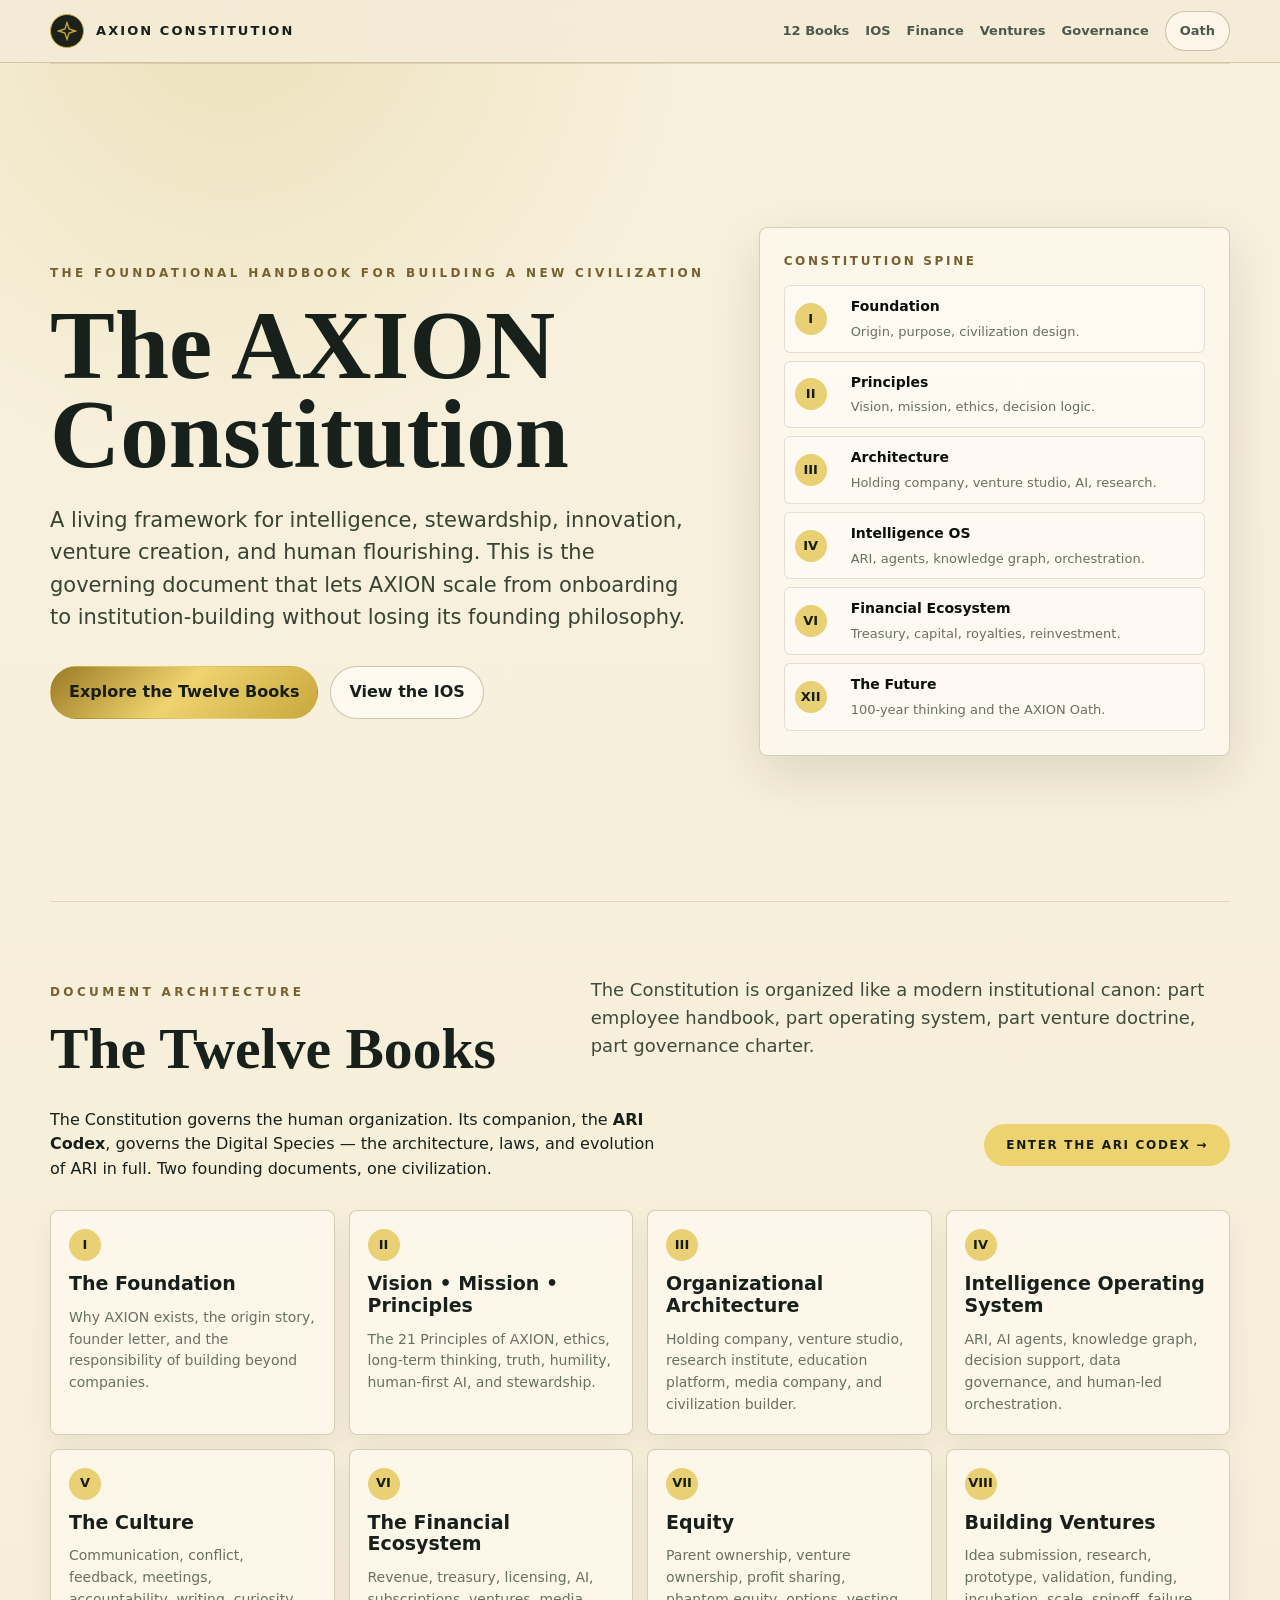
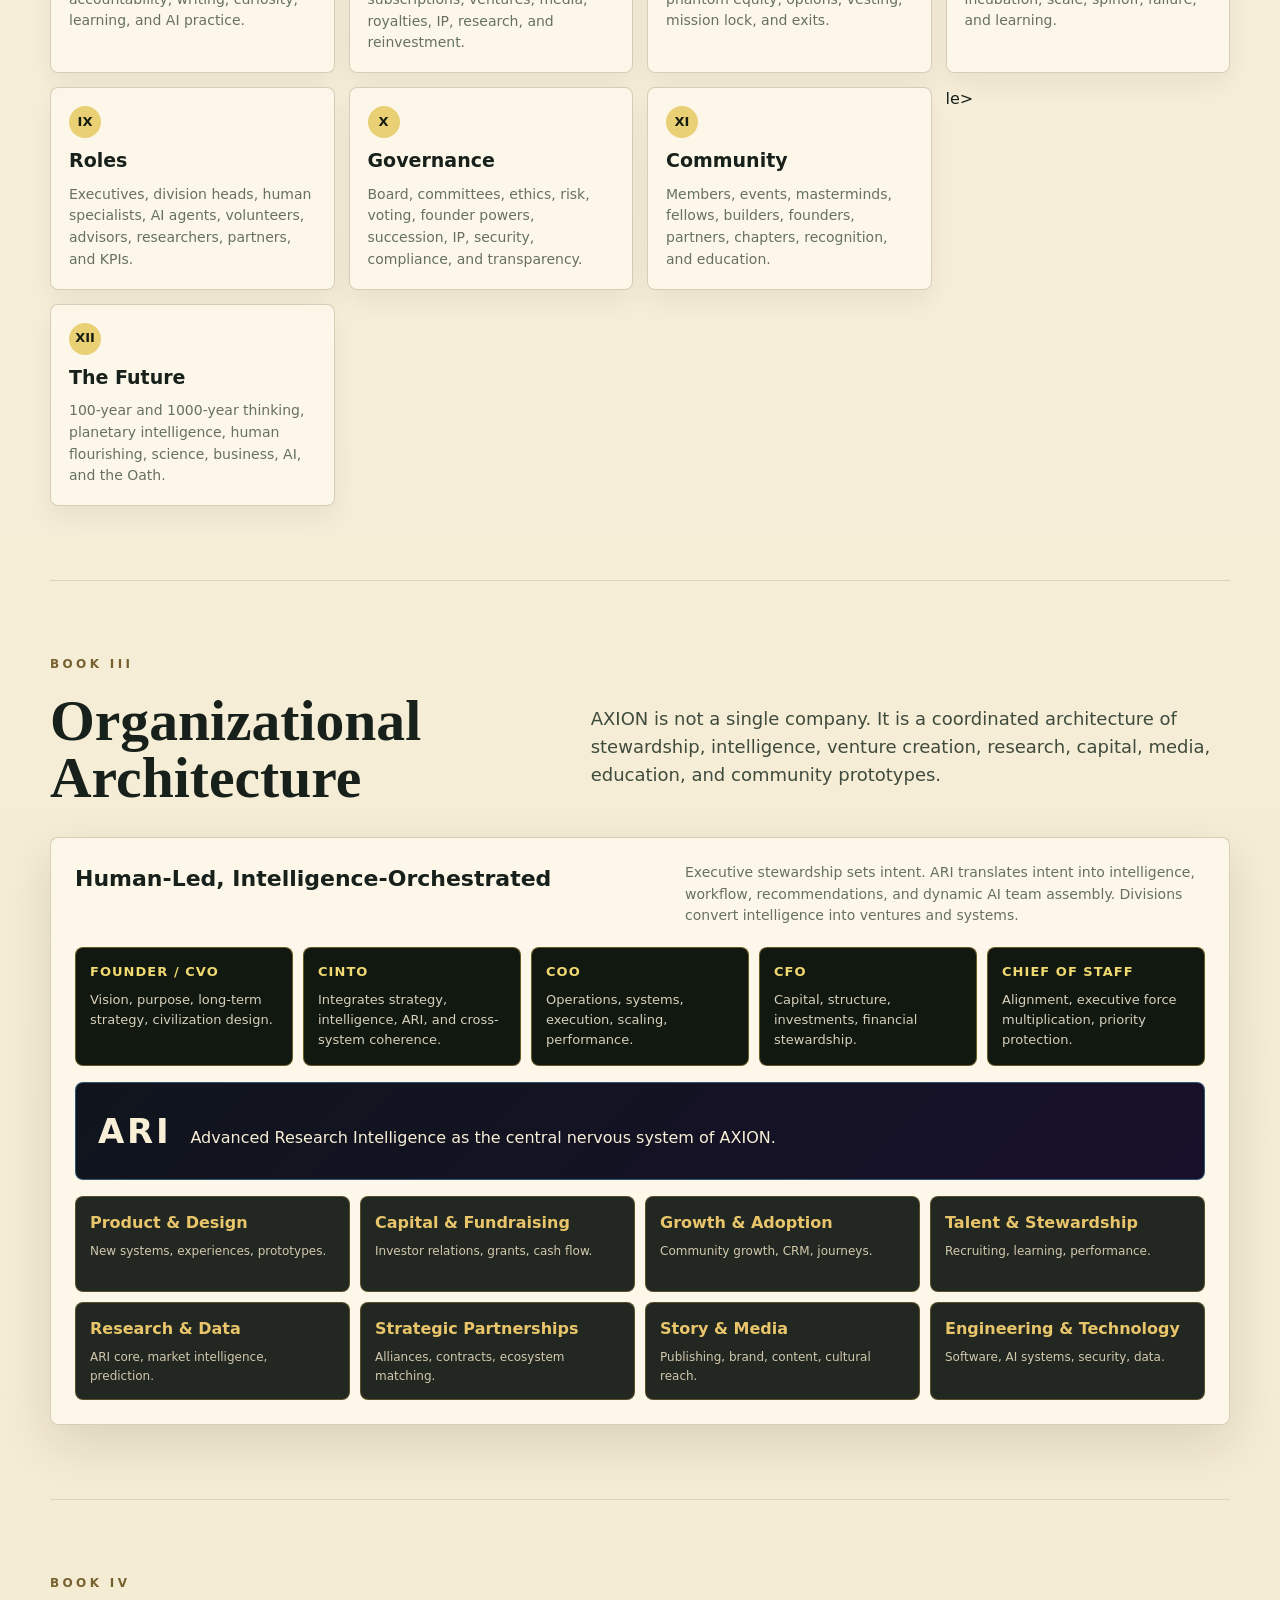
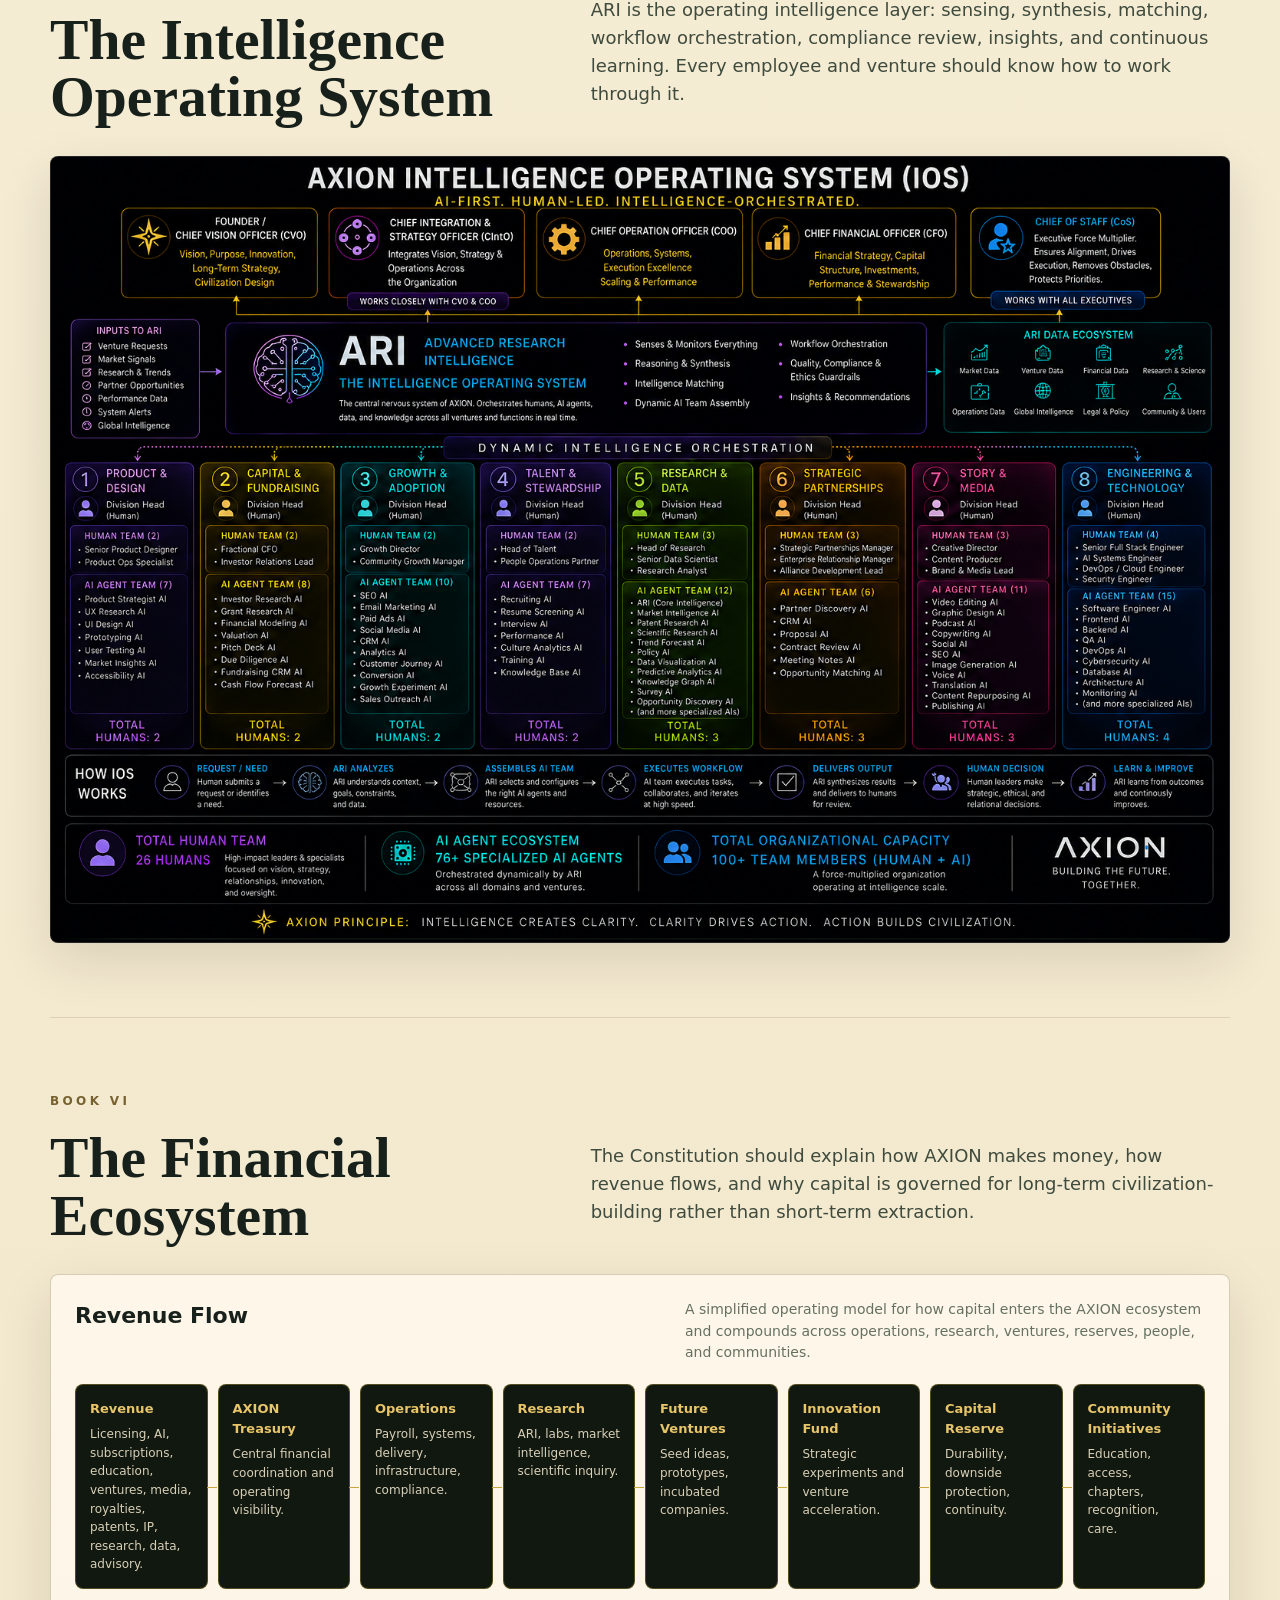
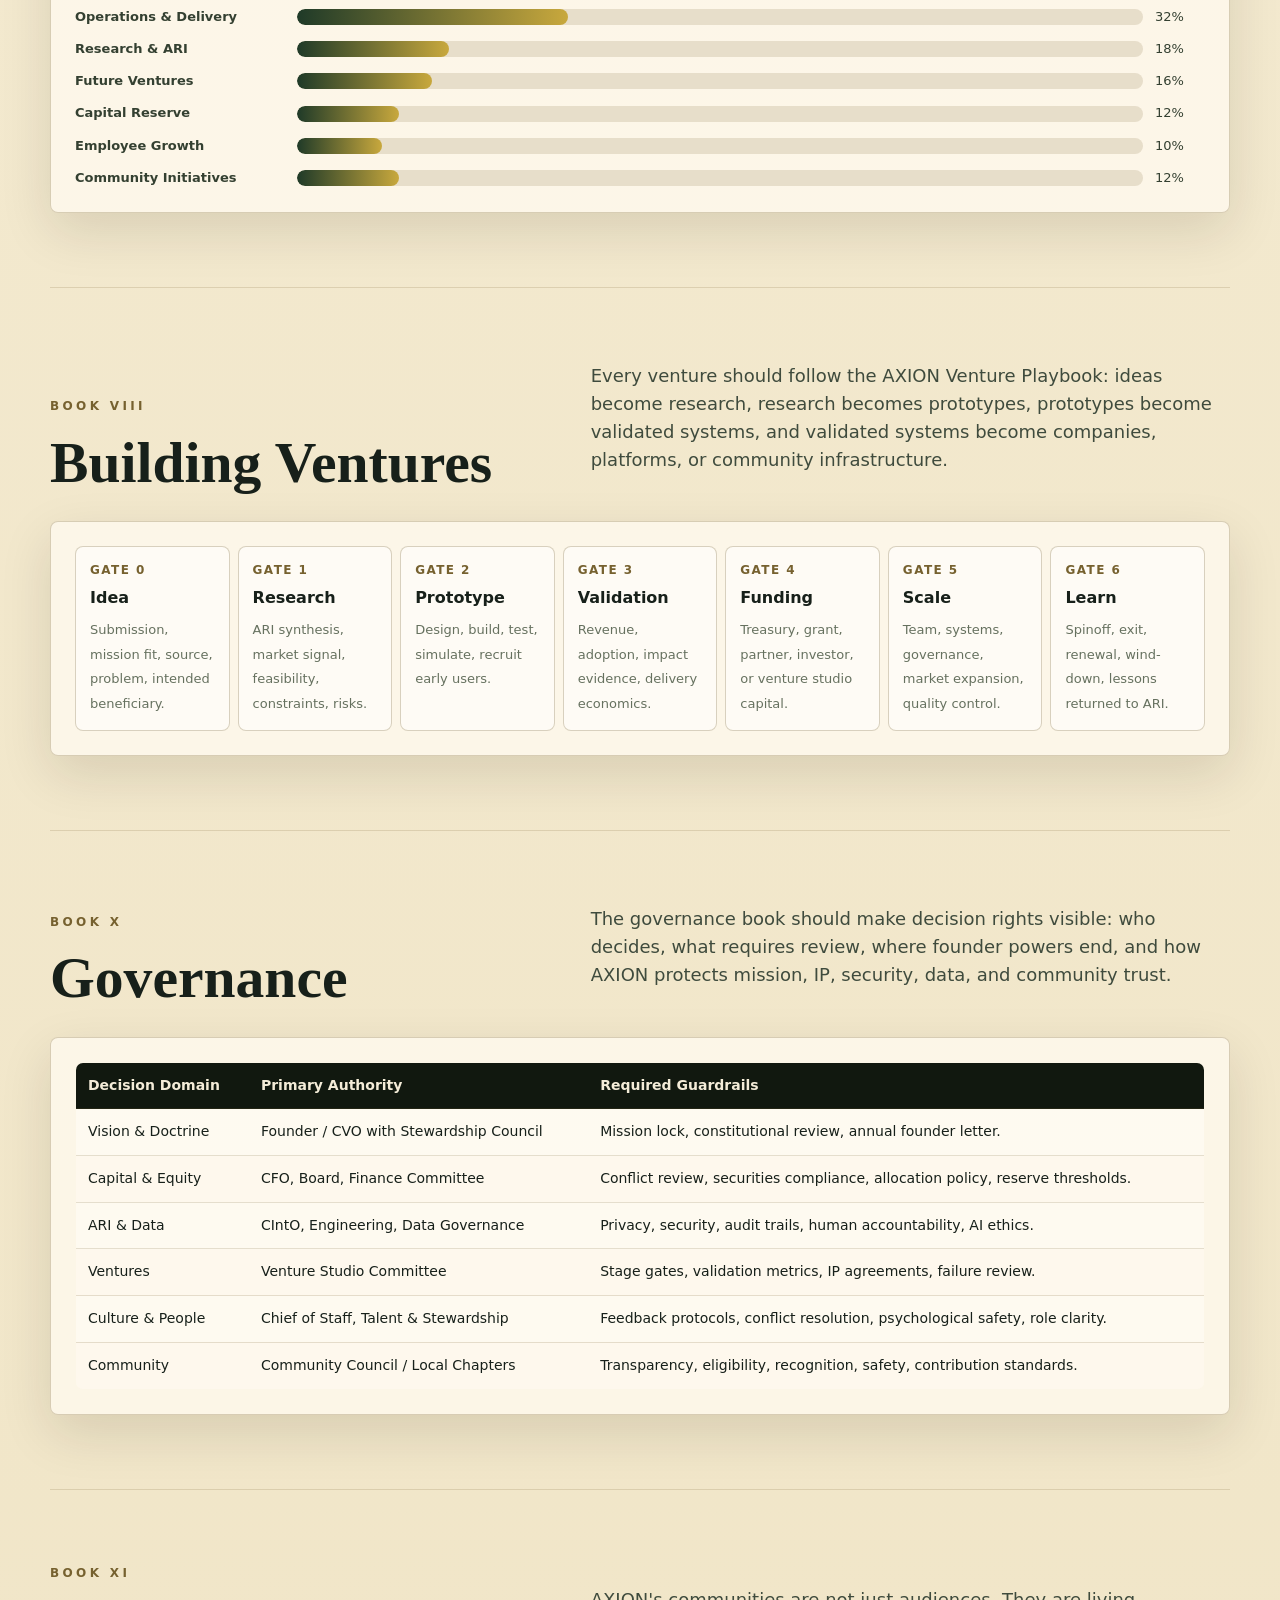
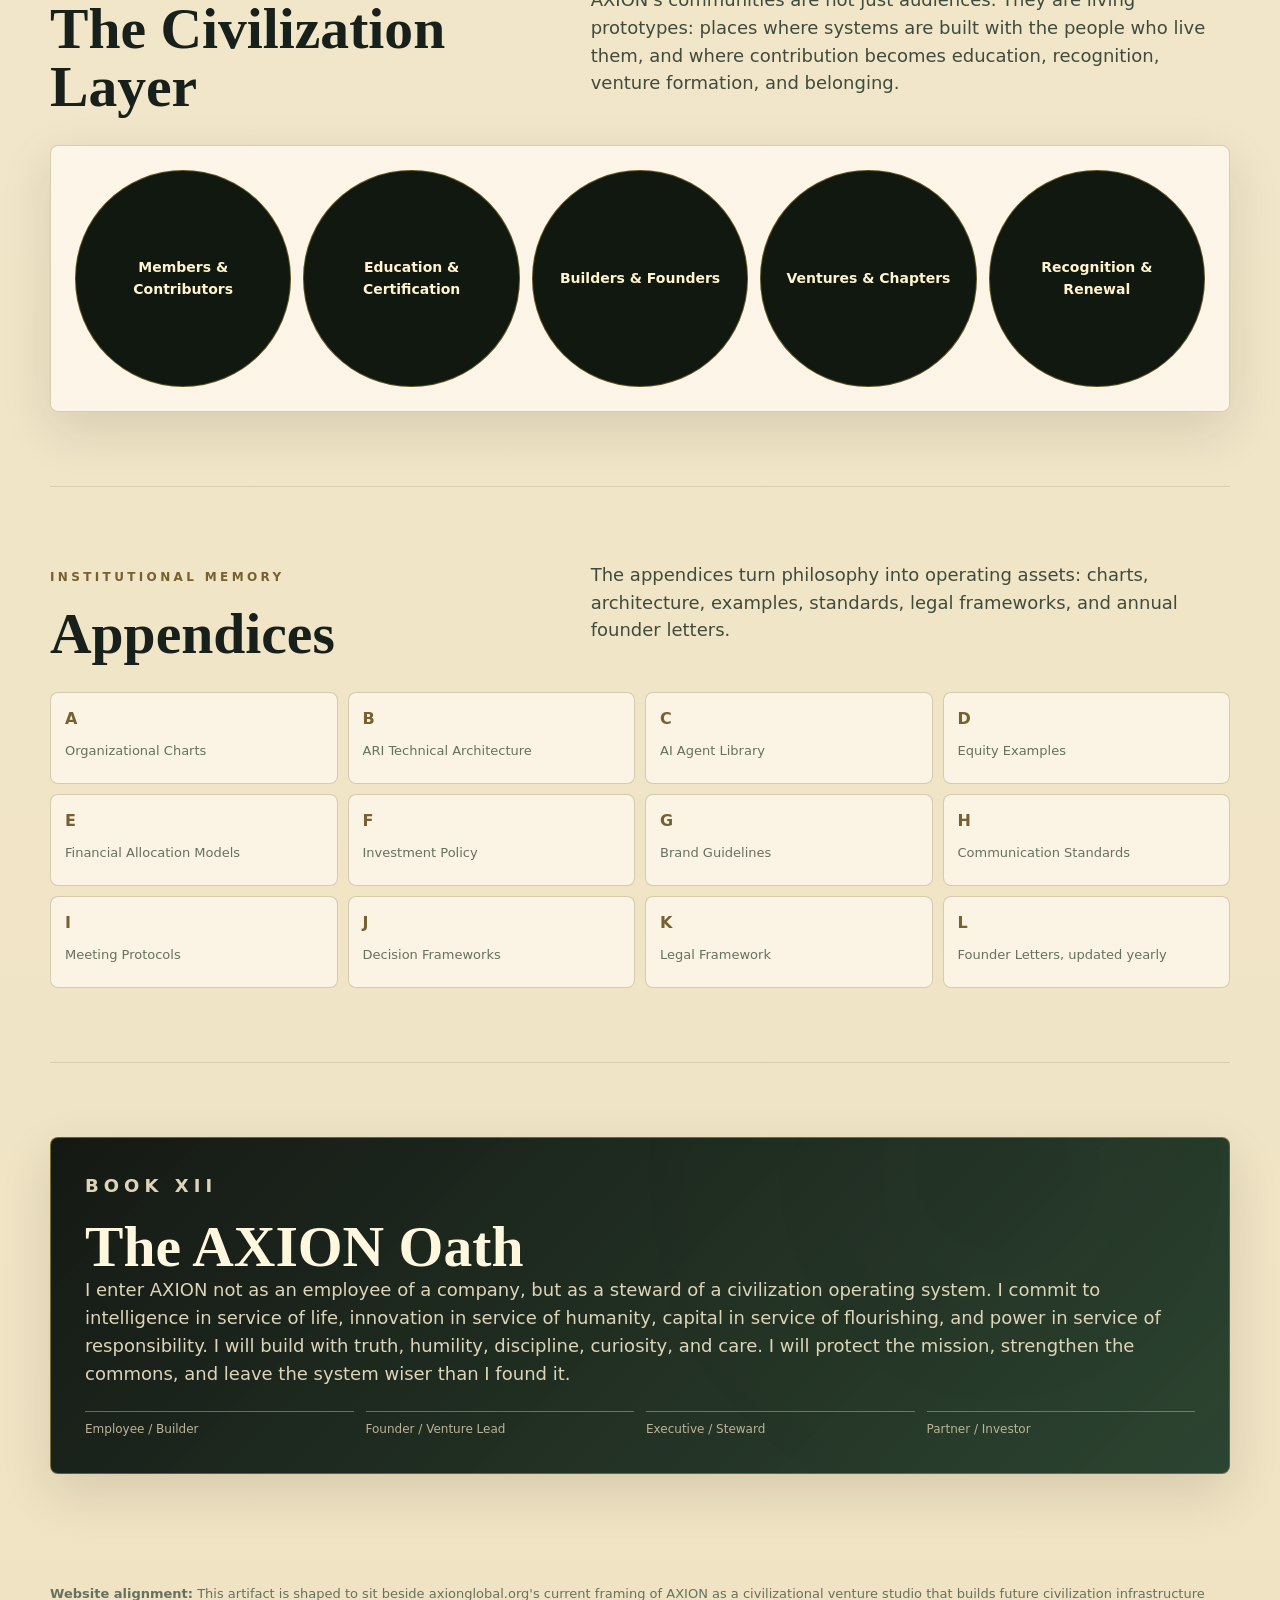
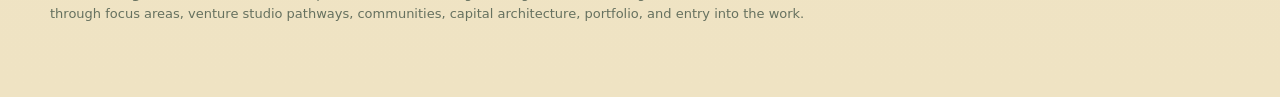
<file: AXION Constitution/index.html>
<!doctype html>
<html lang="en">
<head>
  <meta charset="utf-8" />
  <meta name="viewport" content="width=device-width, initial-scale=1" />
  <title>AXION Constitution — Foundational Handbook</title>
  <template id="__bundler_thumbnail">
    <svg viewBox="0 0 200 200" xmlns="http://www.w3.org/2000/svg">
      <rect width="200" height="200" fill="#161d12"/>
      <rect x="60" y="50" width="80" height="100" rx="4" fill="none" stroke="#ecd36f" stroke-width="4"/>
      <path d="M74 74 h52 M74 92 h52 M74 110 h32" stroke="#ecd36f" stroke-width="4" stroke-linecap="round"/>
      <text x="100" y="168" text-anchor="middle" font-family="monospace" font-size="14" fill="#ecd36f" letter-spacing="2">AXION</text>
    </svg>
  </template>
  <style>
    :root {
      --ink: #17201a;
      --muted: #66715f;
      --cream: #f4ecd8;
      --paper: #fffaf0;
      --earth: #76612f;
      --gold: #c8a83d;
      --line: rgba(118, 97, 47, .28);
      --deep: #0b100c;
      --forest: #1f3a28;
      --moss: #6d7f35;
      --clay: #9b5f3d;
      --blue: #186c80;
      --violet: #5c407f;
      --rose: #8d3d5d;
      --shadow: 0 18px 52px rgba(31, 24, 7, .12);
    }

    * { box-sizing: border-box; }
    html { scroll-behavior: smooth; }
    body {
      margin: 0;
      background:
        radial-gradient(circle at 18% 0%, rgba(200, 168, 61, .22), transparent 30rem),
        linear-gradient(180deg, #f8f1de 0%, #efe3c3 100%);
      color: var(--ink);
      font-family: ui-sans-serif, system-ui, -apple-system, BlinkMacSystemFont, "Segoe UI", sans-serif;
      line-height: 1.55;
    }

    a { color: inherit; }
    .page {
      width: min(1180px, calc(100vw - 40px));
      margin: 0 auto;
    }

    .topbar {
      position: sticky;
      top: 0;
      z-index: 20;
      background: rgba(244, 236, 216, .9);
      backdrop-filter: blur(14px);
      border-bottom: 1px solid var(--line);
    }
    .topbar .page {
      min-height: 62px;
      display: flex;
      align-items: center;
      justify-content: space-between;
      gap: 24px;
    }
    .brand {
      display: flex;
      align-items: center;
      gap: 12px;
      text-decoration: none;
      font-weight: 800;
      letter-spacing: .16em;
      font-size: 13px;
      text-transform: uppercase;
    }
    .sigil {
      width: 34px;
      height: 34px;
      border: 1px solid var(--gold);
      border-radius: 50%;
      display: grid;
      place-items: center;
      color: var(--gold);
      background: rgba(11, 16, 12, .92);
    }
    .sigil svg { width: 20px; height: 20px; }
    .nav {
      display: flex;
      align-items: center;
      gap: 16px;
      color: #4e584c;
      font-size: 13px;
      font-weight: 700;
    }
    .nav a {
      text-decoration: none;
      white-space: nowrap;
    }
    .nav .cta {
      border: 1px solid rgba(118, 97, 47, .35);
      border-radius: 999px;
      padding: 9px 14px;
      background: rgba(255, 250, 240, .7);
    }

    .hero {
      min-height: calc(100vh - 62px);
      display: grid;
      grid-template-columns: 1fr .72fr;
      gap: 54px;
      align-items: center;
      padding: 58px 0 40px;
    }
    .kicker {
      color: var(--earth);
      font-size: 12px;
      font-weight: 900;
      letter-spacing: .28em;
      text-transform: uppercase;
      margin: 0 0 18px;
    }
    h1, h2, h3, p { margin-top: 0; }
    h1 {
      font-family: ui-serif, Georgia, "Times New Roman", serif;
      font-size: clamp(52px, 7.6vw, 104px);
      line-height: .92;
      letter-spacing: 0;
      margin-bottom: 24px;
    }
    .hero-copy {
      max-width: 720px;
      font-size: 21px;
      color: #374334;
    }
    .hero-actions {
      display: flex;
      flex-wrap: wrap;
      gap: 12px;
      margin-top: 32px;
    }
    .button {
      display: inline-flex;
      align-items: center;
      gap: 8px;
      border-radius: 999px;
      padding: 13px 18px;
      text-decoration: none;
      font-weight: 800;
      border: 1px solid rgba(118, 97, 47, .35);
      background: var(--paper);
    }
    .button.primary {
      color: #171e11;
      border-color: transparent;
      background: linear-gradient(135deg, #9a7a24, #efd36f 48%, #c8a83d);
    }
    .hero-panel {
      background: rgba(255, 250, 240, .68);
      border: 1px solid var(--line);
      box-shadow: var(--shadow);
      border-radius: 8px;
      padding: 24px;
    }
    .mini-title {
      font-size: 12px;
      letter-spacing: .22em;
      text-transform: uppercase;
      color: var(--earth);
      font-weight: 900;
      margin-bottom: 14px;
    }
    .constitution-stack {
      display: grid;
      gap: 8px;
    }
    .stack-row {
      display: grid;
      grid-template-columns: 44px 1fr;
      gap: 12px;
      align-items: center;
      min-height: 44px;
      padding: 8px 10px;
      border: 1px solid rgba(118, 97, 47, .18);
      border-radius: 6px;
      background: rgba(255,255,255,.45);
    }
    .stack-row strong {
      color: var(--deep);
      font-size: 14px;
    }
    .stack-row span {
      color: var(--muted);
      font-size: 13px;
    }
    .num {
      width: 32px;
      height: 32px;
      border-radius: 50%;
      display: grid;
      place-items: center;
      color: #171e11;
      background: #e9d074;
      font-weight: 900;
      font-size: 13px;
    }

    section {
      padding: 74px 0;
      border-top: 1px solid rgba(118, 97, 47, .18);
    }
    .section-head {
      display: grid;
      grid-template-columns: .78fr 1fr;
      gap: 42px;
      align-items: end;
      margin-bottom: 30px;
    }
    h2 {
      font-family: ui-serif, Georgia, "Times New Roman", serif;
      font-size: clamp(34px, 4.5vw, 62px);
      line-height: 1;
      margin-bottom: 0;
    }
    .lead {
      color: #3f4b3d;
      font-size: 18px;
      max-width: 720px;
    }

    .grid-12 {
      display: grid;
      grid-template-columns: repeat(4, 1fr);
      gap: 14px;
    }
    .book-card {
      min-height: 198px;
      background: rgba(255, 250, 240, .74);
      border: 1px solid var(--line);
      border-radius: 8px;
      padding: 18px;
      box-shadow: 0 12px 28px rgba(31, 24, 7, .06);
      display: flex;
      flex-direction: column;
      gap: 12px;
      color: inherit;
      text-decoration: none;
    }
    .book-card[href] { cursor: pointer; }
    .book-card[href]:hover {
      transform: translateY(-2px);
      border-color: rgba(200, 168, 61, .62);
      transition: transform .18s ease, border-color .18s ease;
    }
    .book-card h3 {
      font-size: 19px;
      line-height: 1.15;
      margin-bottom: 0;
    }
    .book-card p {
      color: var(--muted);
      font-size: 14px;
      margin-bottom: 0;
    }

    .diagram-card,
    .chart-card {
      background: rgba(255, 250, 240, .78);
      border: 1px solid var(--line);
      border-radius: 8px;
      padding: 24px;
      box-shadow: var(--shadow);
      overflow: hidden;
    }
    .chart-title {
      display: flex;
      justify-content: space-between;
      gap: 18px;
      align-items: flex-start;
      margin-bottom: 20px;
    }
    .chart-title h3 {
      margin: 0;
      font-size: 22px;
    }
    .chart-title p {
      max-width: 520px;
      margin: 0;
      color: var(--muted);
      font-size: 14px;
    }

    .architecture {
      display: grid;
      grid-template-columns: repeat(5, 1fr);
      gap: 10px;
      position: relative;
    }
    .arch-node {
      min-height: 118px;
      border-radius: 8px;
      padding: 14px;
      background: #11180f;
      color: #f8efd6;
      border: 1px solid rgba(200, 168, 61, .45);
    }
    .arch-node strong {
      display: block;
      margin-bottom: 8px;
      font-size: 13px;
      color: #f1d971;
      text-transform: uppercase;
      letter-spacing: .08em;
    }
    .arch-node span {
      display: block;
      font-size: 13px;
      color: #d6d0bd;
    }
    .ari-strip {
      margin: 16px 0;
      border-radius: 8px;
      background: linear-gradient(135deg, #10151d, #17102a);
      color: #f8efd6;
      padding: 22px;
      border: 1px solid rgba(86, 166, 211, .45);
    }
    .ari-strip strong {
      font-size: 34px;
      letter-spacing: .08em;
      margin-right: 14px;
    }
    .divisions {
      display: grid;
      grid-template-columns: repeat(4, 1fr);
      gap: 10px;
    }
    .division {
      border-radius: 8px;
      padding: 14px;
      background: rgba(11, 16, 12, .9);
      color: #fff7df;
      min-height: 96px;
      border: 1px solid rgba(200, 168, 61, .32);
    }
    .division b {
      display: block;
      color: #e8c56a;
      margin-bottom: 6px;
    }
    .division span {
      display: block;
      font-size: 12px;
      color: #d2c8ae;
    }

    .ios-image {
      width: 100%;
      display: block;
      border-radius: 8px;
      border: 1px solid rgba(255,255,255,.12);
      box-shadow: var(--shadow);
      background: #050609;
    }

    .flow {
      display: grid;
      grid-template-columns: repeat(8, 1fr);
      gap: 10px;
      align-items: stretch;
    }
    .flow-step {
      position: relative;
      min-height: 120px;
      border-radius: 8px;
      padding: 14px;
      color: #f8efd6;
      background: #11180f;
      border: 1px solid rgba(200, 168, 61, .36);
    }
    .flow-step:not(:last-child)::after {
      content: "";
      position: absolute;
      top: 50%;
      right: -10px;
      width: 10px;
      height: 1px;
      background: var(--gold);
    }
    .flow-step b {
      display: block;
      color: #e8c56a;
      margin-bottom: 6px;
      font-size: 13px;
    }
    .flow-step span {
      display: block;
      color: #d9d0b8;
      font-size: 12px;
    }

    .bar-chart {
      display: grid;
      gap: 12px;
      margin-top: 18px;
    }
    .bar-row {
      display: grid;
      grid-template-columns: 210px 1fr 50px;
      align-items: center;
      gap: 12px;
      font-size: 13px;
      color: #344031;
    }
    .track {
      height: 16px;
      border-radius: 999px;
      background: rgba(118, 97, 47, .16);
      overflow: hidden;
    }
    .bar {
      height: 100%;
      border-radius: inherit;
      background: linear-gradient(90deg, var(--forest), var(--gold));
    }

    .timeline {
      display: grid;
      grid-template-columns: repeat(7, 1fr);
      gap: 8px;
    }
    .gate {
      background: rgba(255,255,255,.55);
      border: 1px solid var(--line);
      border-radius: 8px;
      padding: 14px;
      min-height: 135px;
    }
    .gate b {
      display: block;
      color: var(--earth);
      font-size: 12px;
      letter-spacing: .12em;
      text-transform: uppercase;
      margin-bottom: 6px;
    }
    .gate strong {
      display: block;
      font-size: 16px;
      margin-bottom: 6px;
    }
    .gate span {
      color: var(--muted);
      font-size: 13px;
    }

    .matrix {
      width: 100%;
      border-collapse: collapse;
      font-size: 14px;
      overflow: hidden;
      border-radius: 8px;
      border: 1px solid var(--line);
    }
    .matrix th {
      background: #11180f;
      color: #f4ecd8;
      text-align: left;
      padding: 12px;
    }
    .matrix td {
      padding: 12px;
      border-top: 1px solid rgba(118, 97, 47, .18);
      vertical-align: top;
      background: rgba(255,255,255,.38);
    }
    .matrix tr:nth-child(even) td { background: rgba(255,250,240,.72); }

    .flywheel {
      display: grid;
      grid-template-columns: repeat(5, 1fr);
      gap: 12px;
    }
    .wheel-node {
      border-radius: 50%;
      aspect-ratio: 1;
      display: grid;
      place-items: center;
      text-align: center;
      padding: 20px;
      background: #11180f;
      color: #fff4cf;
      border: 1px solid rgba(200, 168, 61, .42);
      font-weight: 800;
      font-size: 14px;
    }

    .appendix-grid {
      display: grid;
      grid-template-columns: repeat(4, 1fr);
      gap: 10px;
    }
    .appendix {
      border: 1px solid var(--line);
      background: rgba(255,250,240,.7);
      padding: 14px;
      border-radius: 8px;
      min-height: 92px;
    }
    .appendix b {
      display: block;
      color: var(--earth);
      margin-bottom: 6px;
    }
    .appendix span {
      color: var(--muted);
      font-size: 13px;
    }

    .oath {
      background:
        linear-gradient(135deg, rgba(11, 16, 12, .96), rgba(31, 58, 40, .94)),
        radial-gradient(circle at 80% 10%, rgba(200,168,61,.24), transparent 26rem);
      color: #f8efd6;
      border: 1px solid rgba(200,168,61,.46);
      border-radius: 8px;
      padding: 34px;
      box-shadow: var(--shadow);
    }
    .oath h2 { color: #fff8df; }
    .oath p { color: #ded4b8; font-size: 18px; }
    .oath .signature {
      display: grid;
      grid-template-columns: repeat(4, 1fr);
      gap: 12px;
      margin-top: 24px;
    }
    .sigline {
      border-top: 1px solid rgba(200,168,61,.55);
      padding-top: 8px;
      color: #bdb397;
      font-size: 12px;
    }

    footer {
      padding: 36px 0 60px;
      color: var(--muted);
      font-size: 13px;
    }

    @media (max-width: 980px) {
      .hero,
      .section-head { grid-template-columns: 1fr; }
      .grid-12 { grid-template-columns: repeat(2, 1fr); }
      .architecture,
      .divisions,
      .flow,
      .timeline,
      .flywheel,
      .appendix-grid,
      .oath .signature { grid-template-columns: 1fr; }
      .bar-row { grid-template-columns: 1fr; }
      .nav { display: none; }
    }

    @media print {
      body { background: #fffaf0; }
      .topbar, .hero-actions { display: none; }
      .page { width: auto; margin: 0 36px; }
      .hero { min-height: auto; grid-template-columns: 1fr; padding-top: 44px; }
      section { break-inside: avoid; padding: 36px 0; }
      .book-card, .diagram-card, .chart-card, .hero-panel, .oath { box-shadow: none; }
      .grid-12 { grid-template-columns: repeat(3, 1fr); }
      .flow { grid-template-columns: repeat(4, 1fr); }
      .timeline { grid-template-columns: repeat(4, 1fr); }
      .appendix-grid { grid-template-columns: repeat(3, 1fr); }
      @page { size: letter; margin: .45in; }
    }
  </style>
</head>
<body>
  <header class="topbar">
    <div class="page">
      <a class="brand" href="#top" aria-label="AXION Constitution">
        <span class="sigil" aria-hidden="true">
          <svg viewBox="0 0 24 24" fill="none">
            <path d="M12 2l2.5 7.5L22 12l-7.5 2.5L12 22l-2.5-7.5L2 12l7.5-2.5L12 2z" stroke="currentColor" stroke-width="1.6"/>
          </svg>
        </span>
        AXION Constitution
      </a>
      <nav class="nav" aria-label="Page sections">
        <a href="#books">12 Books</a>
        <a href="#ios">IOS</a>
        <a href="#finance">Finance</a>
        <a href="#ventures">Ventures</a>
        <a href="#governance">Governance</a>
        <a class="cta" href="#oath">Oath</a>
      </nav>
    </div>
  </header>

  <main id="top">
    <div class="page">
      <section class="hero">
        <div>
          <p class="kicker">The Foundational Handbook For Building A New Civilization</p>
          <h1>The AXION Constitution</h1>
          <p class="hero-copy">A living framework for intelligence, stewardship, innovation, venture creation, and human flourishing. This is the governing document that lets AXION scale from onboarding to institution-building without losing its founding philosophy.</p>
          <div class="hero-actions">
            <a class="button primary" href="#books">Explore the Twelve Books</a>
            <a class="button" href="#ios">View the IOS</a>
          </div>
        </div>
        <aside class="hero-panel" aria-label="Constitution structure summary">
          <div class="mini-title">Constitution Spine</div>
          <div class="constitution-stack">
            <div class="stack-row"><div class="num">I</div><div><strong>Foundation</strong><br><span>Origin, purpose, civilization design.</span></div></div>
            <div class="stack-row"><div class="num">II</div><div><strong>Principles</strong><br><span>Vision, mission, ethics, decision logic.</span></div></div>
            <div class="stack-row"><div class="num">III</div><div><strong>Architecture</strong><br><span>Holding company, venture studio, AI, research.</span></div></div>
            <div class="stack-row"><div class="num">IV</div><div><strong>Intelligence OS</strong><br><span>ARI, agents, knowledge graph, orchestration.</span></div></div>
            <div class="stack-row"><div class="num">VI</div><div><strong>Financial Ecosystem</strong><br><span>Treasury, capital, royalties, reinvestment.</span></div></div>
            <div class="stack-row"><div class="num">XII</div><div><strong>The Future</strong><br><span>100-year thinking and the AXION Oath.</span></div></div>
          </div>
        </aside>
      </section>

      <section id="books">
        <div class="section-head">
          <div>
            <p class="kicker">Document Architecture</p>
            <h2>The Twelve Books</h2>
          </div>
          <p class="lead">The Constitution is organized like a modern institutional canon: part employee handbook, part operating system, part venture doctrine, part governance charter.</p>
        </div>
        <a href="../ARI Site/index.html" class="statement" style="display:flex;align-items:center;justify-content:space-between;gap:24px;flex-wrap:wrap;text-decoration:none;margin-bottom:28px;">
          <span style="max-width:60ch;">The Constitution governs the human organization. Its companion, the <strong>ARI Codex</strong>, governs the Digital Species — the architecture, laws, and evolution of ARI in full. Two founding documents, one civilization.</span>
          <span style="flex:0 0 auto;font-size:12px;letter-spacing:.14em;text-transform:uppercase;font-weight:900;color:#161d12;background:#ecd36f;border-radius:999px;padding:12px 22px;">Enter the ARI Codex →</span>
        </a>
        <div class="grid-12">
          <a class="book-card" href="book-i-foundation.html"><div class="num">I</div><h3>The Foundation</h3><p>Why AXION exists, the origin story, founder letter, and the responsibility of building beyond companies.</p></a>
          <a class="book-card" href="book-ii-vision-mission-principles.html"><div class="num">II</div><h3>Vision • Mission • Principles</h3><p>The 21 Principles of AXION, ethics, long-term thinking, truth, humility, human-first AI, and stewardship.</p></a>
          <a class="book-card" href="book-iii-organizational-architecture.html"><div class="num">III</div><h3>Organizational Architecture</h3><p>Holding company, venture studio, research institute, education platform, media company, and civilization builder.</p></a>
          <a class="book-card" href="book-iv-intelligence-operating-system.html"><div class="num">IV</div><h3>Intelligence Operating System</h3><p>ARI, AI agents, knowledge graph, decision support, data governance, and human-led orchestration.</p></a>
          <a class="book-card" href="book-v-the-culture.html"><div class="num">V</div><h3>The Culture</h3><p>Communication, conflict, feedback, meetings, accountability, writing, curiosity, learning, and AI practice.</p></a>
          <a class="book-card" href="book-vi-financial-ecosystem.html"><div class="num">VI</div><h3>The Financial Ecosystem</h3><p>Revenue, treasury, licensing, AI, subscriptions, ventures, media, royalties, IP, research, and reinvestment.</p></a>
          <a class="book-card" href="book-vii-equity.html"><div class="num">VII</div><h3>Equity</h3><p>Parent ownership, venture ownership, profit sharing, phantom equity, options, vesting, mission lock, and exits.</p></a>
          <a class="book-card" href="book-viii-building-ventures.html"><div class="num">VIII</div><h3>Building Ventures</h3><p>Idea submission, research, prototype, validation, funding, incubation, scale, spinoff, failure, and learning.</p></a>
          <a class="book-card" href="book-ix-roles.html"><div class="num">IX</div><h3>Roles</h3><p>Executives, division heads, human specialists, AI agents, volunteers, advisors, researchers, partners, and KPIs.</p></a>
          <a class="book-card" href="book-x-governance.html"><div class="num">X</div><h3>Governance</h3><p>Board, committees, ethics, risk, voting, founder powers, succession, IP, security, compliance, and transparency.</p></a>
          <a class="book-card" href="book-xi-community.html"><div class="num">XI</div><h3>Community</h3><p>Members, events, masterminds, fellows, builders, founders, partners, chapters, recognition, and education.</p></a>le>
          <article class="book-card"><div class="num">XII</div><h3>The Future</h3><p>100-year and 1000-year thinking, planetary intelligence, human flourishing, science, business, AI, and the Oath.</p></article>
        </div>
      </section>

      <section id="architecture">
        <div class="section-head">
          <div>
            <p class="kicker">Book III</p>
            <h2>Organizational Architecture</h2>
          </div>
          <p class="lead">AXION is not a single company. It is a coordinated architecture of stewardship, intelligence, venture creation, research, capital, media, education, and community prototypes.</p>
        </div>
        <div class="diagram-card">
          <div class="chart-title">
            <h3>Human-Led, Intelligence-Orchestrated</h3>
            <p>Executive stewardship sets intent. ARI translates intent into intelligence, workflow, recommendations, and dynamic AI team assembly. Divisions convert intelligence into ventures and systems.</p>
          </div>
          <div class="architecture">
            <div class="arch-node"><strong>Founder / CVO</strong><span>Vision, purpose, long-term strategy, civilization design.</span></div>
            <div class="arch-node"><strong>CIntO</strong><span>Integrates strategy, intelligence, ARI, and cross-system coherence.</span></div>
            <div class="arch-node"><strong>COO</strong><span>Operations, systems, execution, scaling, performance.</span></div>
            <div class="arch-node"><strong>CFO</strong><span>Capital, structure, investments, financial stewardship.</span></div>
            <div class="arch-node"><strong>Chief of Staff</strong><span>Alignment, executive force multiplication, priority protection.</span></div>
          </div>
          <div class="ari-strip"><strong>ARI</strong> Advanced Research Intelligence as the central nervous system of AXION.</div>
          <div class="divisions">
            <div class="division"><b>Product & Design</b><span>New systems, experiences, prototypes.</span></div>
            <div class="division"><b>Capital & Fundraising</b><span>Investor relations, grants, cash flow.</span></div>
            <div class="division"><b>Growth & Adoption</b><span>Community growth, CRM, journeys.</span></div>
            <div class="division"><b>Talent & Stewardship</b><span>Recruiting, learning, performance.</span></div>
            <div class="division"><b>Research & Data</b><span>ARI core, market intelligence, prediction.</span></div>
            <div class="division"><b>Strategic Partnerships</b><span>Alliances, contracts, ecosystem matching.</span></div>
            <div class="division"><b>Story & Media</b><span>Publishing, brand, content, cultural reach.</span></div>
            <div class="division"><b>Engineering & Technology</b><span>Software, AI systems, security, data.</span></div>
          </div>
        </div>
      </section>

      <section id="ios">
        <div class="section-head">
          <div>
            <p class="kicker">Book IV</p>
            <h2>The Intelligence Operating System</h2>
          </div>
          <p class="lead">ARI is the operating intelligence layer: sensing, synthesis, matching, workflow orchestration, compliance review, insights, and continuous learning. Every employee and venture should know how to work through it.</p>
        </div>
        <img class="ios-image" src="assets/ios-chart.png" alt="AXION Intelligence Operating System chart showing executive leadership, ARI, data ecosystem, divisions, AI agents, human teams, and workflow." />
      </section>

      <section id="finance">
        <div class="section-head">
          <div>
            <p class="kicker">Book VI</p>
            <h2>The Financial Ecosystem</h2>
          </div>
          <p class="lead">The Constitution should explain how AXION makes money, how revenue flows, and why capital is governed for long-term civilization-building rather than short-term extraction.</p>
        </div>
        <div class="chart-card">
          <div class="chart-title">
            <h3>Revenue Flow</h3>
            <p>A simplified operating model for how capital enters the AXION ecosystem and compounds across operations, research, ventures, reserves, people, and communities.</p>
          </div>
          <div class="flow">
            <div class="flow-step"><b>Revenue</b><span>Licensing, AI, subscriptions, education, ventures, media, royalties, patents, IP, research, data, advisory.</span></div>
            <div class="flow-step"><b>AXION Treasury</b><span>Central financial coordination and operating visibility.</span></div>
            <div class="flow-step"><b>Operations</b><span>Payroll, systems, delivery, infrastructure, compliance.</span></div>
            <div class="flow-step"><b>Research</b><span>ARI, labs, market intelligence, scientific inquiry.</span></div>
            <div class="flow-step"><b>Future Ventures</b><span>Seed ideas, prototypes, incubated companies.</span></div>
            <div class="flow-step"><b>Innovation Fund</b><span>Strategic experiments and venture acceleration.</span></div>
            <div class="flow-step"><b>Capital Reserve</b><span>Durability, downside protection, continuity.</span></div>
            <div class="flow-step"><b>Community Initiatives</b><span>Education, access, chapters, recognition, care.</span></div>
          </div>
          <div class="bar-chart" aria-label="Illustrative financial allocation model">
            <div class="bar-row"><strong>Operations & Delivery</strong><div class="track"><div class="bar" style="width: 32%"></div></div><span>32%</span></div>
            <div class="bar-row"><strong>Research & ARI</strong><div class="track"><div class="bar" style="width: 18%"></div></div><span>18%</span></div>
            <div class="bar-row"><strong>Future Ventures</strong><div class="track"><div class="bar" style="width: 16%"></div></div><span>16%</span></div>
            <div class="bar-row"><strong>Capital Reserve</strong><div class="track"><div class="bar" style="width: 12%"></div></div><span>12%</span></div>
            <div class="bar-row"><strong>Employee Growth</strong><div class="track"><div class="bar" style="width: 10%"></div></div><span>10%</span></div>
            <div class="bar-row"><strong>Community Initiatives</strong><div class="track"><div class="bar" style="width: 12%"></div></div><span>12%</span></div>
          </div>
        </div>
      </section>

      <section id="ventures">
        <div class="section-head">
          <div>
            <p class="kicker">Book VIII</p>
            <h2>Building Ventures</h2>
          </div>
          <p class="lead">Every venture should follow the AXION Venture Playbook: ideas become research, research becomes prototypes, prototypes become validated systems, and validated systems become companies, platforms, or community infrastructure.</p>
        </div>
        <div class="diagram-card">
          <div class="timeline">
            <div class="gate"><b>Gate 0</b><strong>Idea</strong><span>Submission, mission fit, source, problem, intended beneficiary.</span></div>
            <div class="gate"><b>Gate 1</b><strong>Research</strong><span>ARI synthesis, market signal, feasibility, constraints, risks.</span></div>
            <div class="gate"><b>Gate 2</b><strong>Prototype</strong><span>Design, build, test, simulate, recruit early users.</span></div>
            <div class="gate"><b>Gate 3</b><strong>Validation</strong><span>Revenue, adoption, impact evidence, delivery economics.</span></div>
            <div class="gate"><b>Gate 4</b><strong>Funding</strong><span>Treasury, grant, partner, investor, or venture studio capital.</span></div>
            <div class="gate"><b>Gate 5</b><strong>Scale</strong><span>Team, systems, governance, market expansion, quality control.</span></div>
            <div class="gate"><b>Gate 6</b><strong>Learn</strong><span>Spinoff, exit, renewal, wind-down, lessons returned to ARI.</span></div>
          </div>
        </div>
      </section>

      <section id="governance">
        <div class="section-head">
          <div>
            <p class="kicker">Book X</p>
            <h2>Governance</h2>
          </div>
          <p class="lead">The governance book should make decision rights visible: who decides, what requires review, where founder powers end, and how AXION protects mission, IP, security, data, and community trust.</p>
        </div>
        <div class="chart-card">
          <table class="matrix">
            <thead>
              <tr><th>Decision Domain</th><th>Primary Authority</th><th>Required Guardrails</th></tr>
            </thead>
            <tbody>
              <tr><td>Vision & Doctrine</td><td>Founder / CVO with Stewardship Council</td><td>Mission lock, constitutional review, annual founder letter.</td></tr>
              <tr><td>Capital & Equity</td><td>CFO, Board, Finance Committee</td><td>Conflict review, securities compliance, allocation policy, reserve thresholds.</td></tr>
              <tr><td>ARI & Data</td><td>CIntO, Engineering, Data Governance</td><td>Privacy, security, audit trails, human accountability, AI ethics.</td></tr>
              <tr><td>Ventures</td><td>Venture Studio Committee</td><td>Stage gates, validation metrics, IP agreements, failure review.</td></tr>
              <tr><td>Culture & People</td><td>Chief of Staff, Talent & Stewardship</td><td>Feedback protocols, conflict resolution, psychological safety, role clarity.</td></tr>
              <tr><td>Community</td><td>Community Council / Local Chapters</td><td>Transparency, eligibility, recognition, safety, contribution standards.</td></tr>
            </tbody>
          </table>
        </div>
      </section>

      <section id="community">
        <div class="section-head">
          <div>
            <p class="kicker">Book XI</p>
            <h2>The Civilization Layer</h2>
          </div>
          <p class="lead">AXION's communities are not just audiences. They are living prototypes: places where systems are built with the people who live them, and where contribution becomes education, recognition, venture formation, and belonging.</p>
        </div>
        <div class="diagram-card">
          <div class="flywheel">
            <div class="wheel-node">Members & Contributors</div>
            <div class="wheel-node">Education & Certification</div>
            <div class="wheel-node">Builders & Founders</div>
            <div class="wheel-node">Ventures & Chapters</div>
            <div class="wheel-node">Recognition & Renewal</div>
          </div>
        </div>
      </section>

      <section id="appendices">
        <div class="section-head">
          <div>
            <p class="kicker">Institutional Memory</p>
            <h2>Appendices</h2>
          </div>
          <p class="lead">The appendices turn philosophy into operating assets: charts, architecture, examples, standards, legal frameworks, and annual founder letters.</p>
        </div>
        <div class="appendix-grid">
          <div class="appendix"><b>A</b><span>Organizational Charts</span></div>
          <div class="appendix"><b>B</b><span>ARI Technical Architecture</span></div>
          <div class="appendix"><b>C</b><span>AI Agent Library</span></div>
          <div class="appendix"><b>D</b><span>Equity Examples</span></div>
          <div class="appendix"><b>E</b><span>Financial Allocation Models</span></div>
          <div class="appendix"><b>F</b><span>Investment Policy</span></div>
          <div class="appendix"><b>G</b><span>Brand Guidelines</span></div>
          <div class="appendix"><b>H</b><span>Communication Standards</span></div>
          <div class="appendix"><b>I</b><span>Meeting Protocols</span></div>
          <div class="appendix"><b>J</b><span>Decision Frameworks</span></div>
          <div class="appendix"><b>K</b><span>Legal Framework</span></div>
          <div class="appendix"><b>L</b><span>Founder Letters, updated yearly</span></div>
        </div>
      </section>

      <section id="oath">
        <div class="oath">
          <p class="kicker">Book XII</p>
          <h2>The AXION Oath</h2>
          <p>I enter AXION not as an employee of a company, but as a steward of a civilization operating system. I commit to intelligence in service of life, innovation in service of humanity, capital in service of flourishing, and power in service of responsibility. I will build with truth, humility, discipline, curiosity, and care. I will protect the mission, strengthen the commons, and leave the system wiser than I found it.</p>
          <div class="signature">
            <div class="sigline">Employee / Builder</div>
            <div class="sigline">Founder / Venture Lead</div>
            <div class="sigline">Executive / Steward</div>
            <div class="sigline">Partner / Investor</div>
          </div>
        </div>
      </section>

      <footer>
        <p><strong>Website alignment:</strong> This artifact is shaped to sit beside axionglobal.org's current framing of AXION as a civilizational venture studio that builds future civilization infrastructure through focus areas, venture studio pathways, communities, capital architecture, portfolio, and entry into the work.</p>
      </footer>
    </div>
  </main>
</body>
</html>
</file>
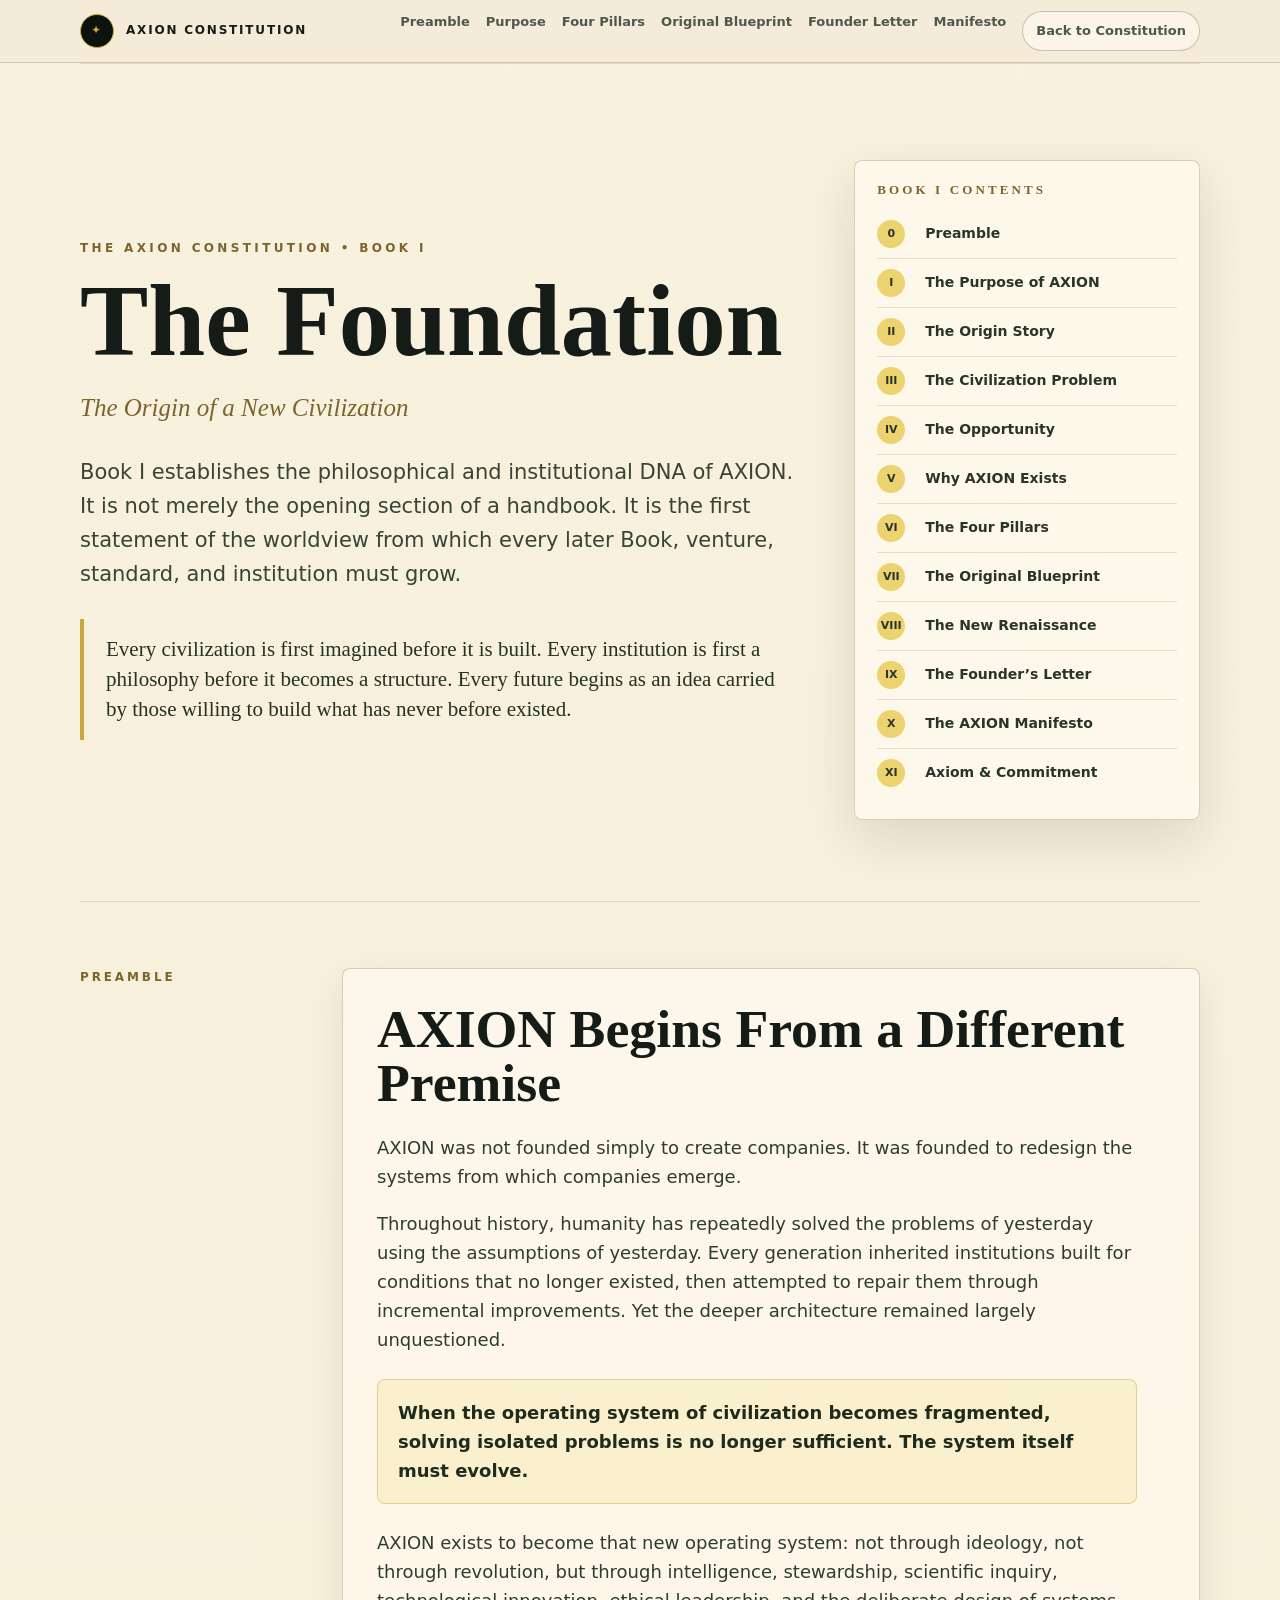
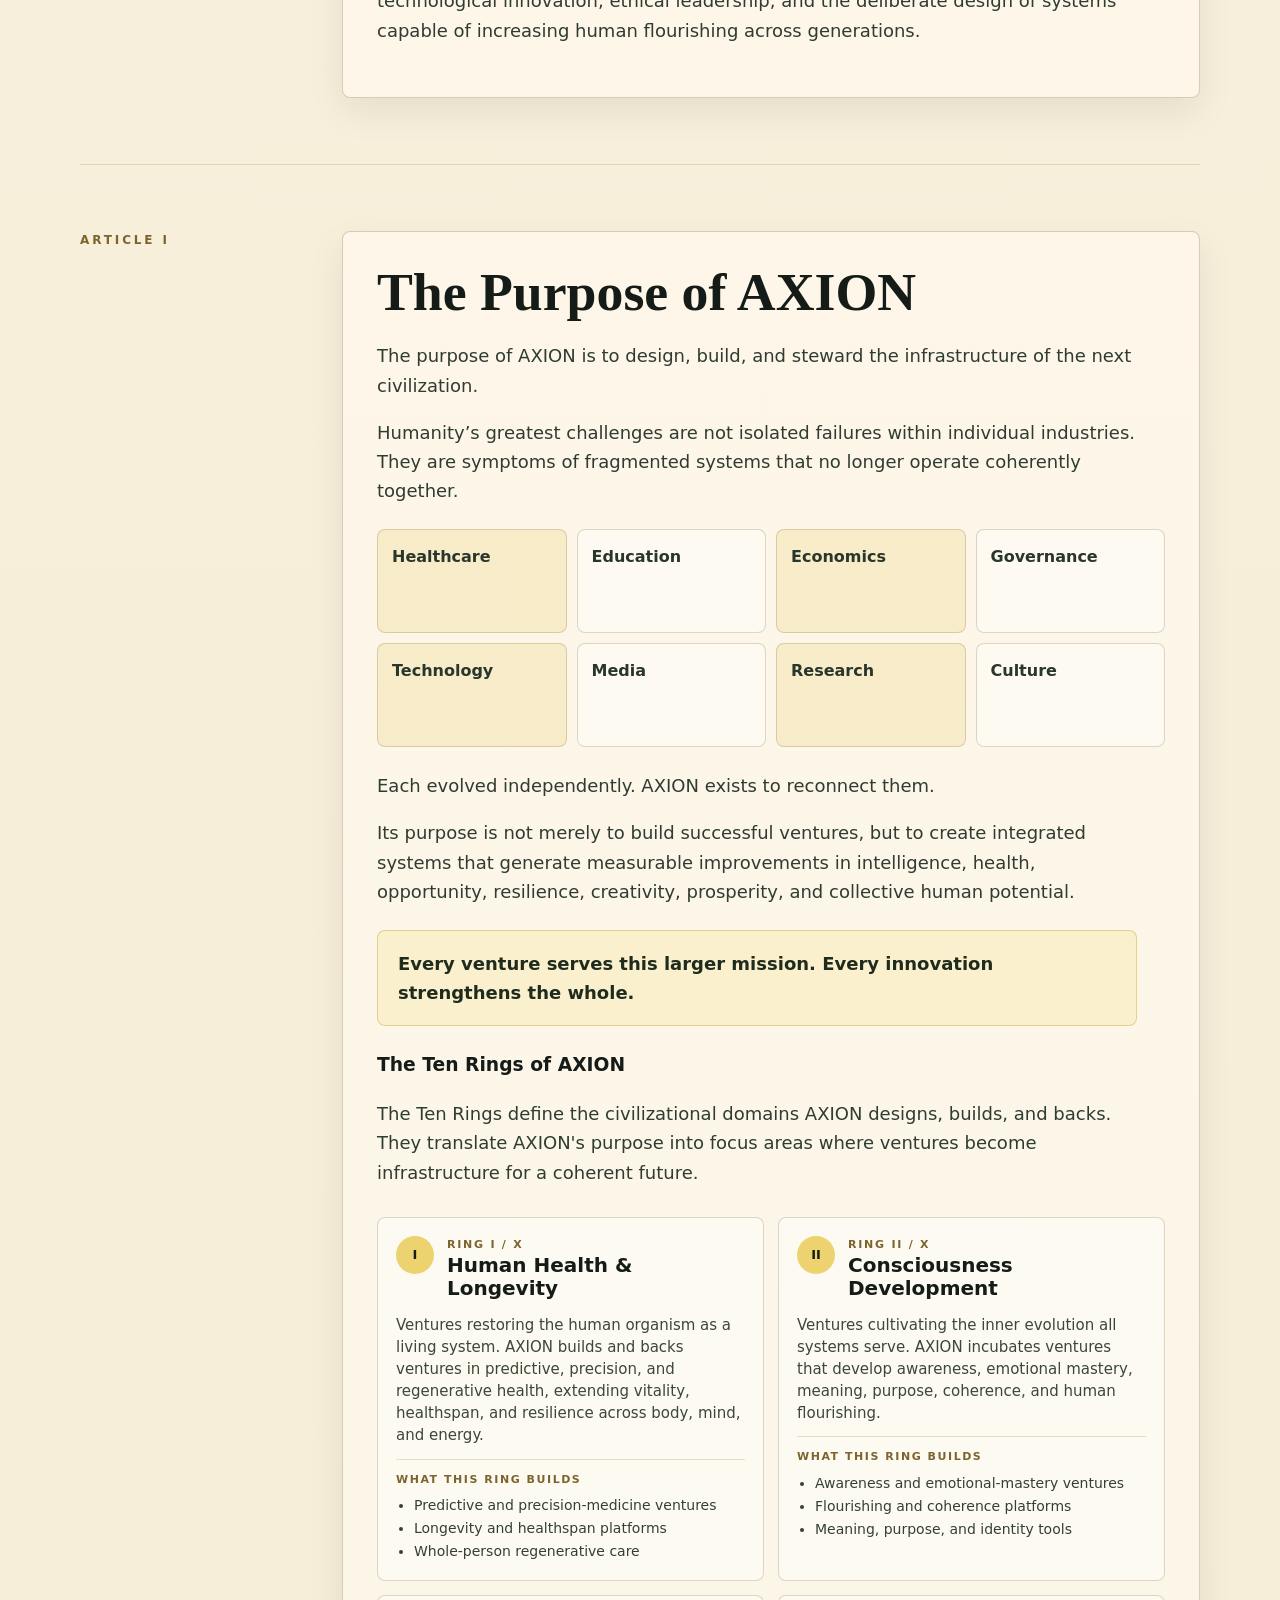
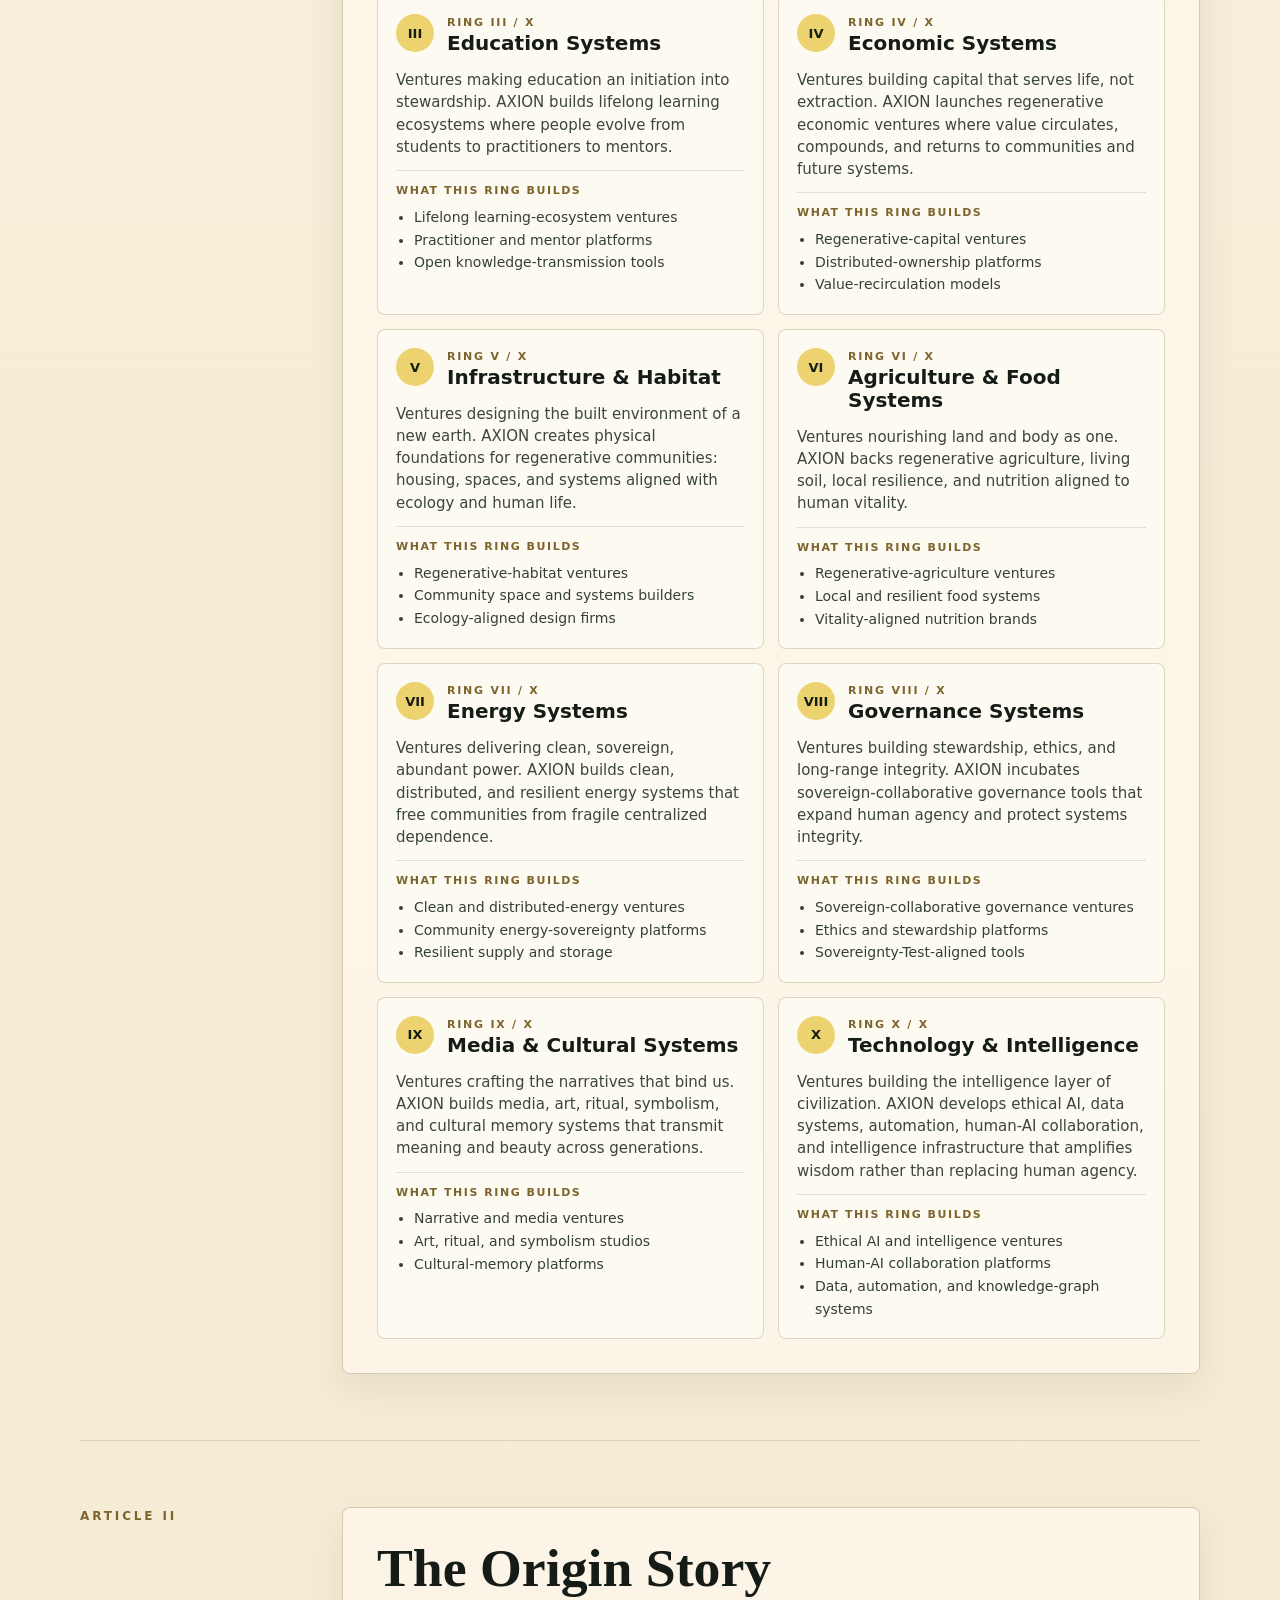
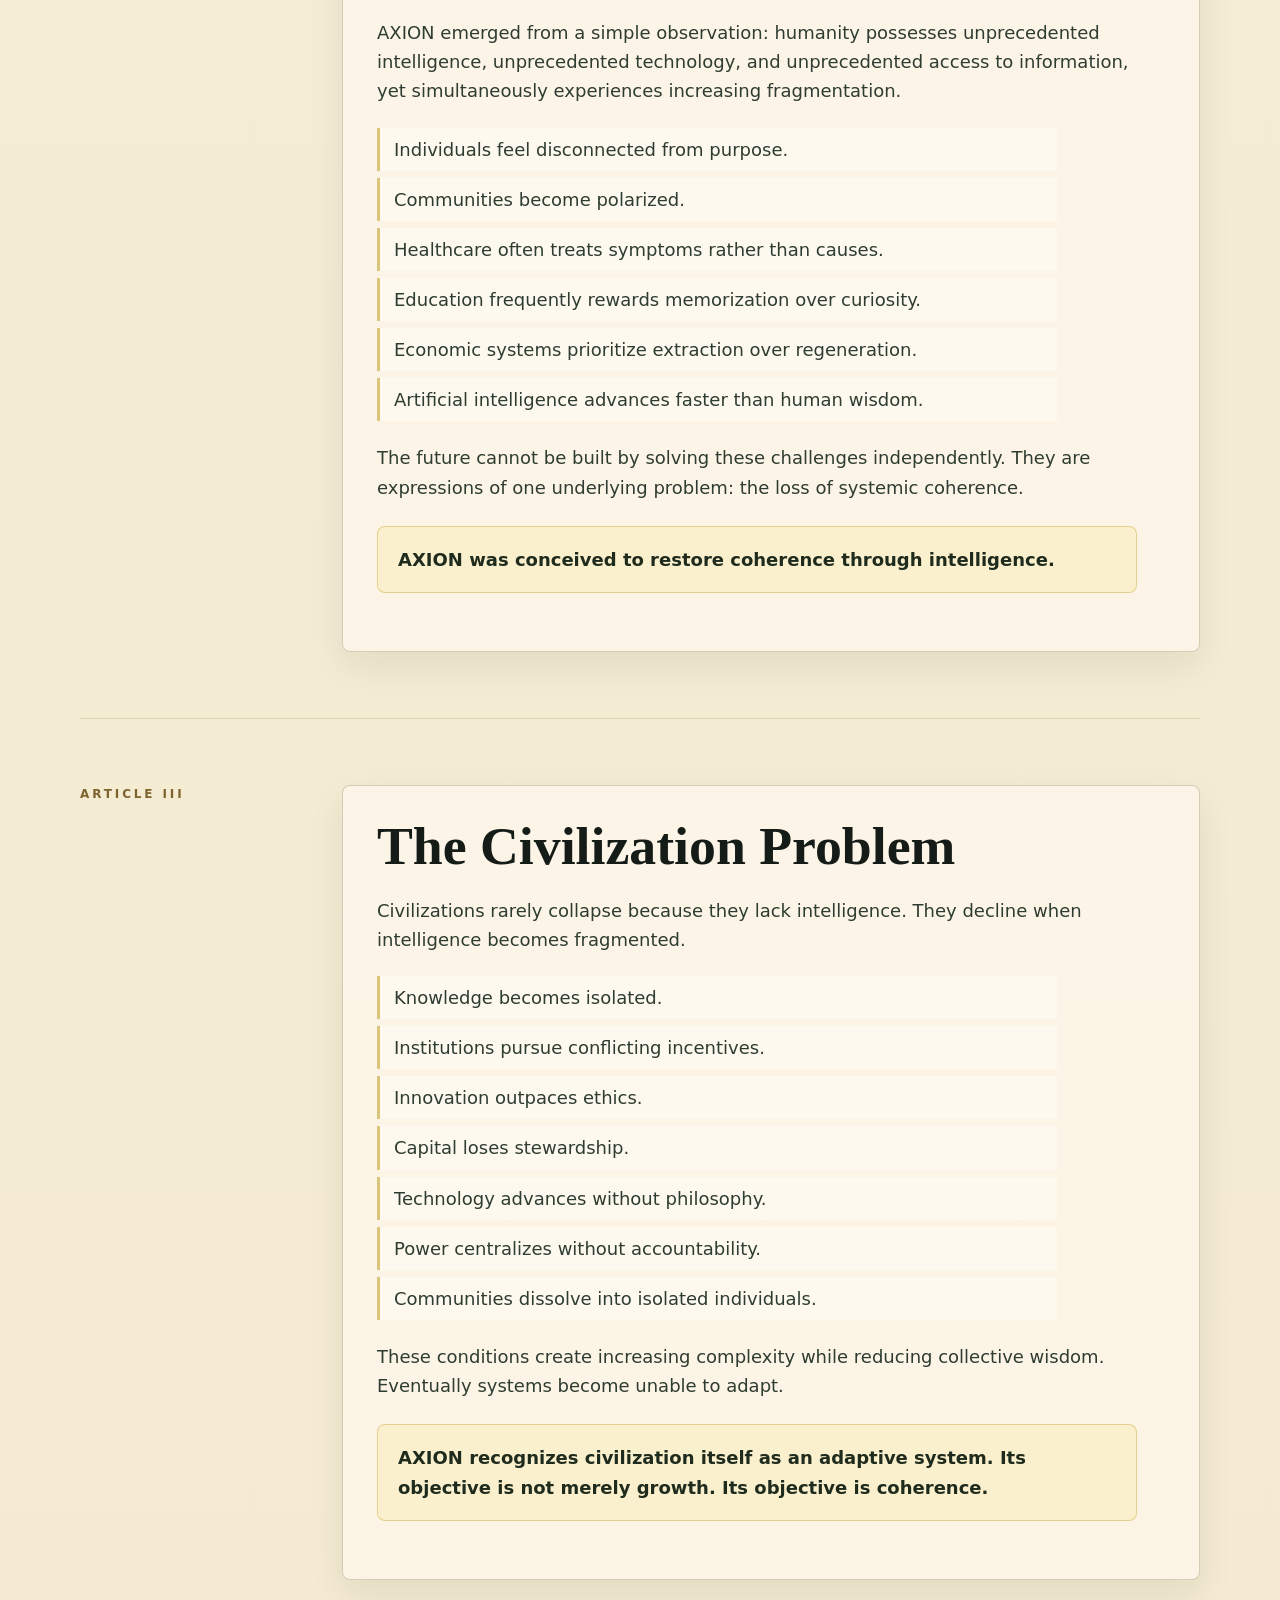
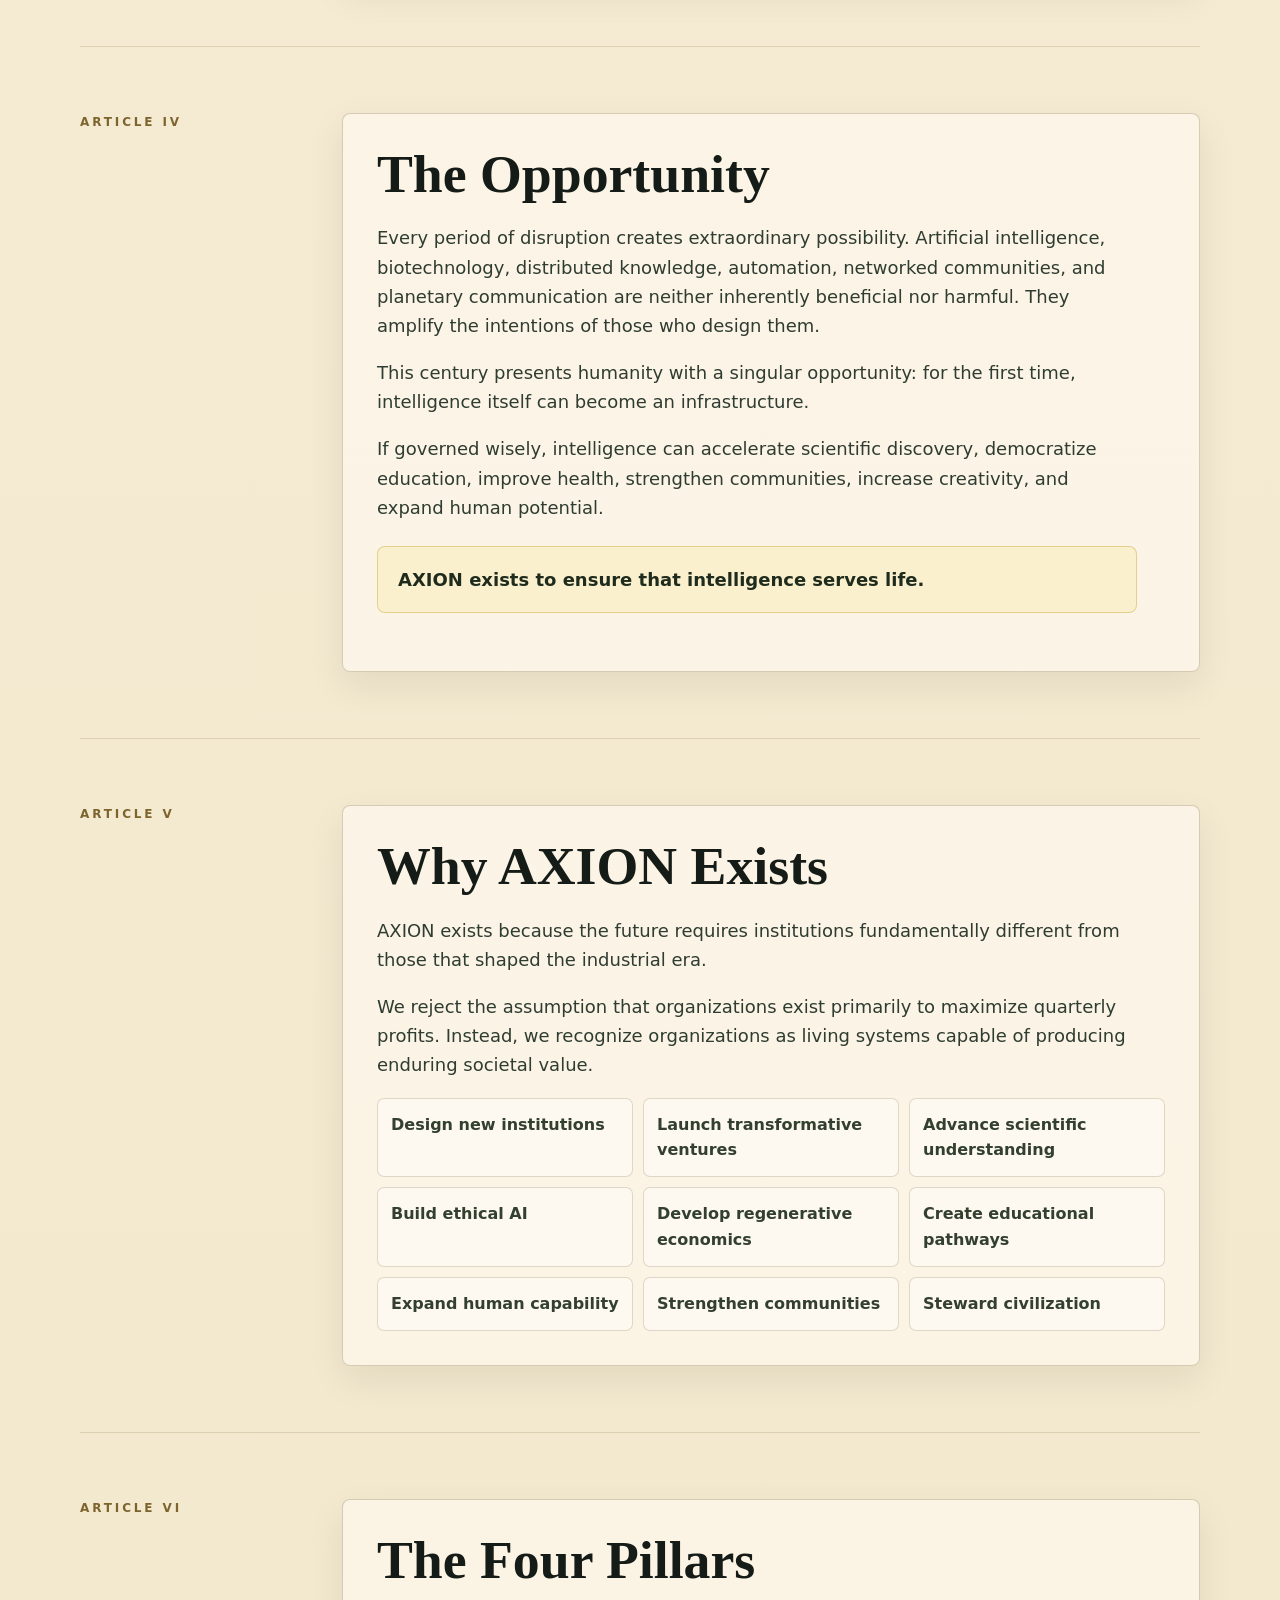
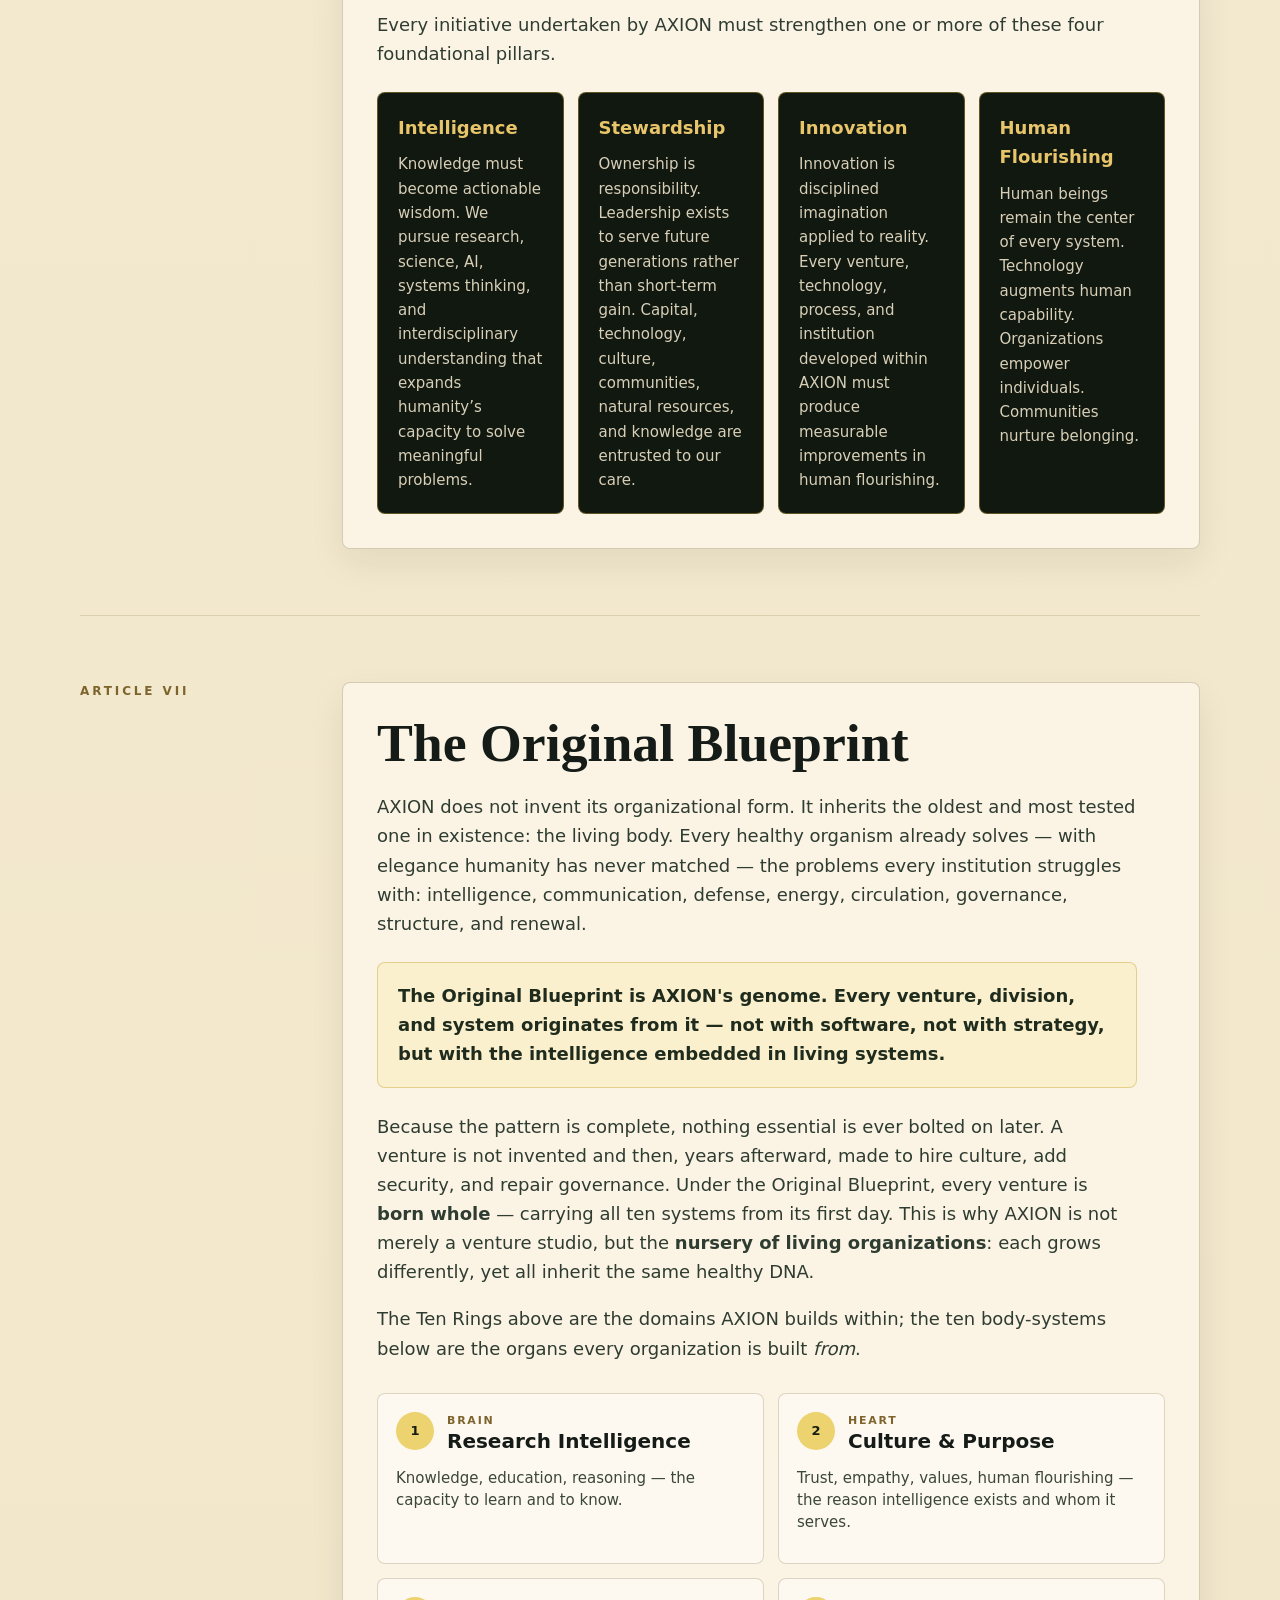
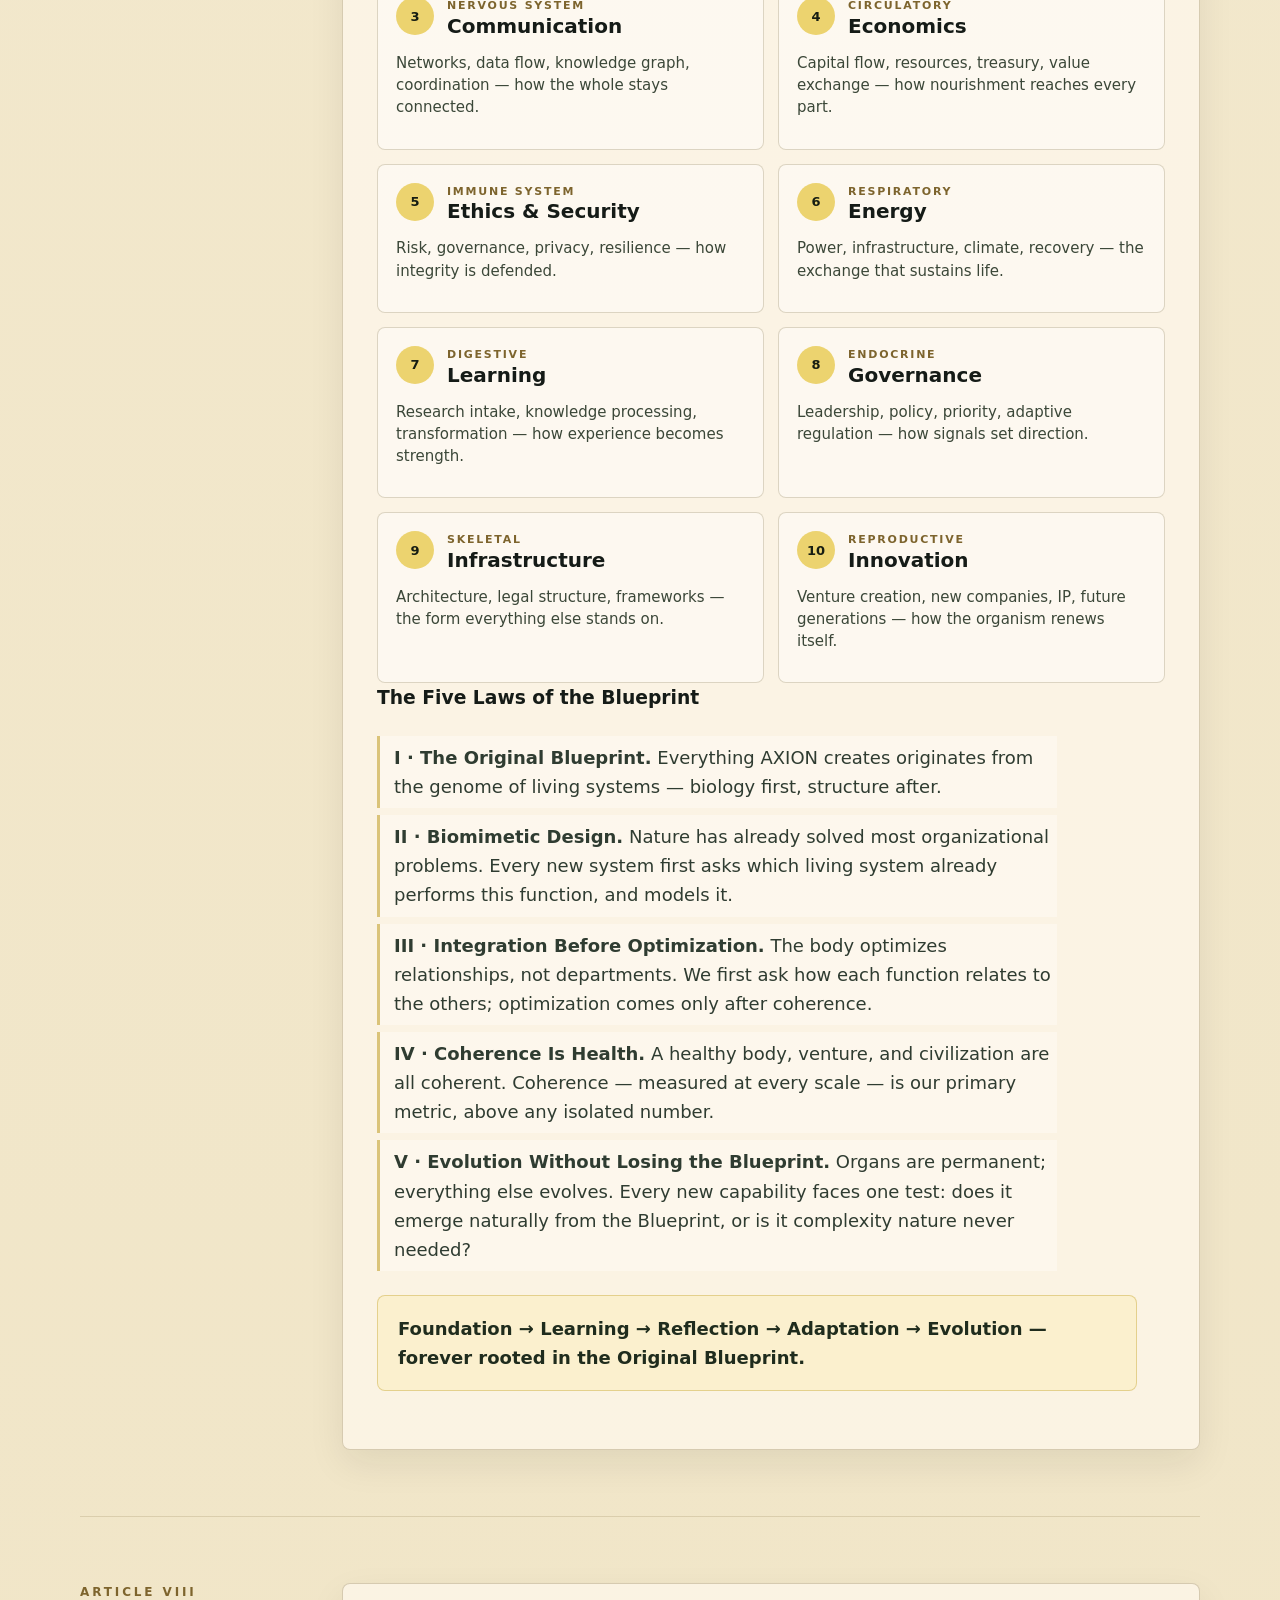
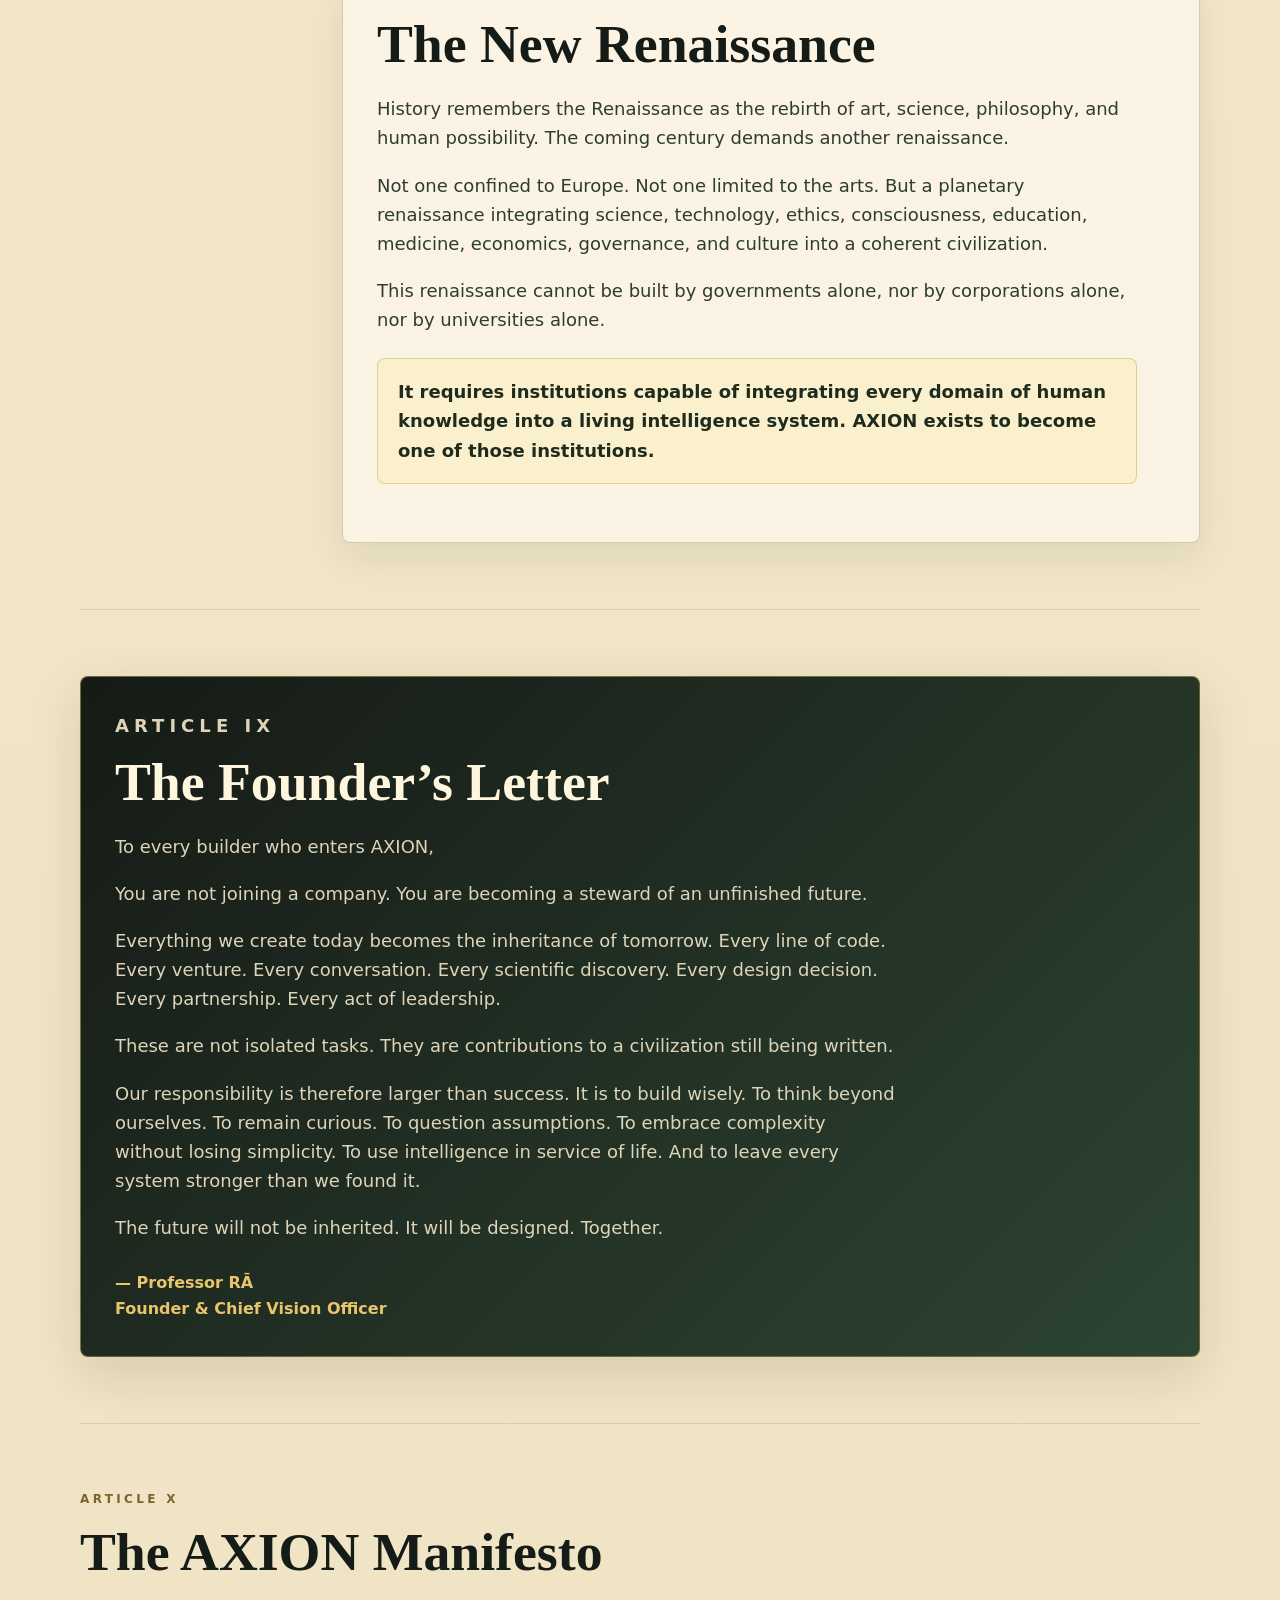
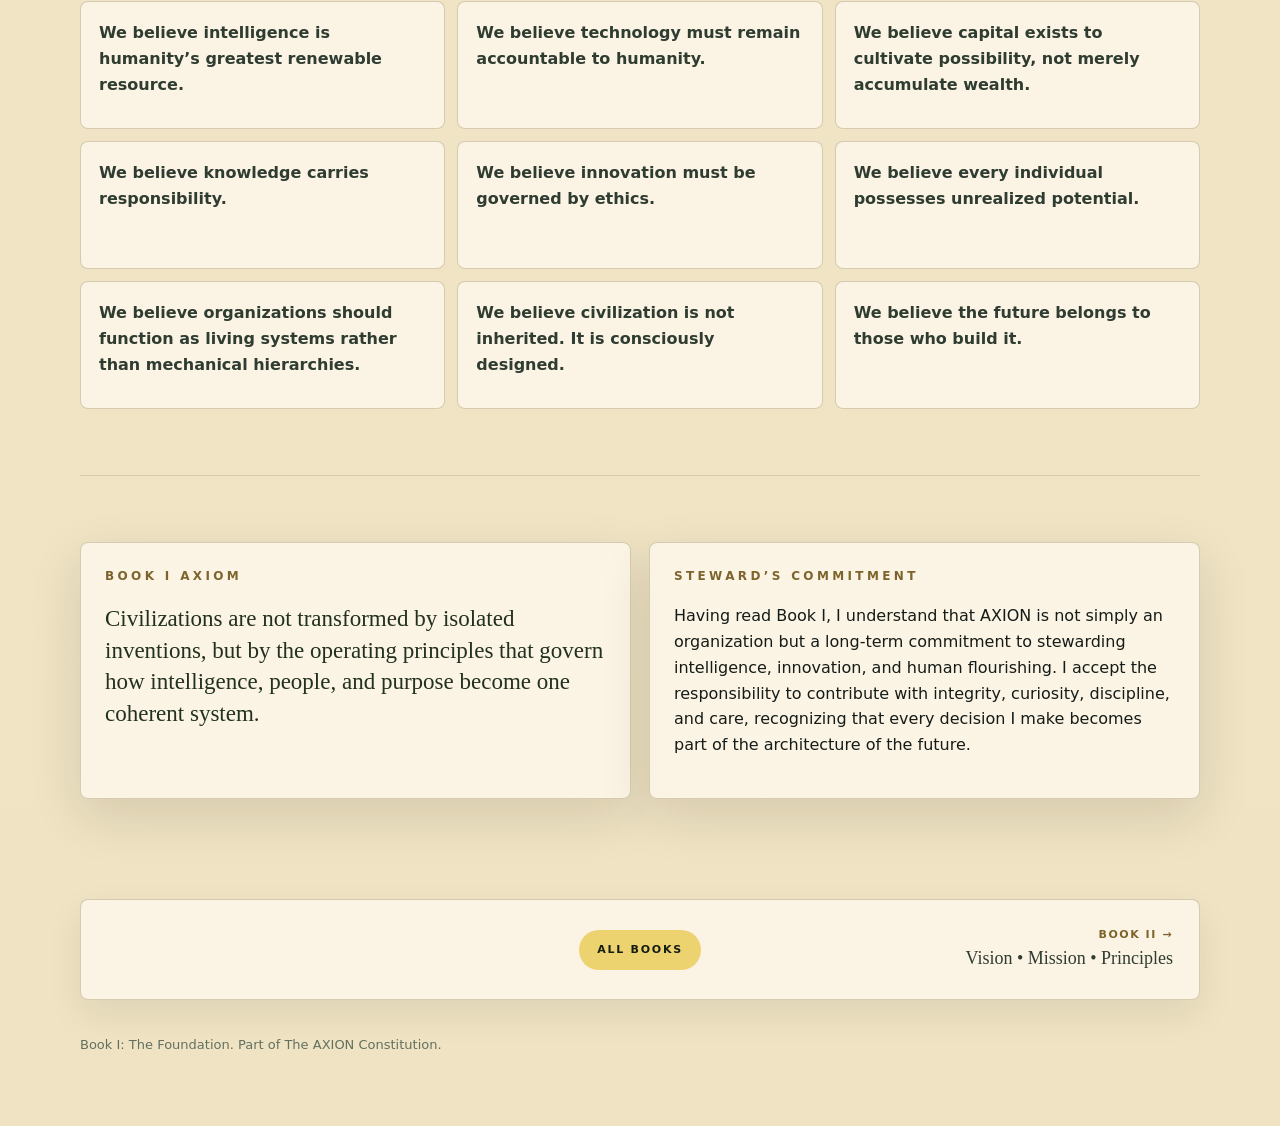
<file: AXION Constitution/book-i-foundation.html>
<!doctype html>
<html lang="en">
<head>
  <meta charset="utf-8" />
  <meta name="viewport" content="width=device-width, initial-scale=1" />
  <title>AXION Constitution — Book I: The Foundation</title>
  <style>
    :root {
      --ink: #151b17;
      --muted: #63705f;
      --cream: #f4ecd8;
      --paper: #fffaf0;
      --line: rgba(118, 97, 47, .28);
      --gold: #c8a83d;
      --earth: #7d642d;
      --deep: #0c120e;
      --forest: #203a29;
      --moss: #667a35;
      --clay: #9b5f3d;
      --blue: #186c80;
      --shadow: 0 18px 52px rgba(31, 24, 7, .12);
    }

    * { box-sizing: border-box; }
    html { scroll-behavior: smooth; }
    body {
      margin: 0;
      color: var(--ink);
      background:
        radial-gradient(circle at 12% -4%, rgba(200, 168, 61, .22), transparent 26rem),
        linear-gradient(180deg, #f8f1de 0%, #efe3c3 100%);
      font-family: ui-sans-serif, system-ui, -apple-system, BlinkMacSystemFont, "Segoe UI", sans-serif;
      line-height: 1.62;
    }

    a { color: inherit; }
    .page { width: min(1120px, calc(100vw - 42px)); margin: 0 auto; }

    .topbar {
      position: sticky;
      top: 0;
      z-index: 20;
      background: rgba(244, 236, 216, .92);
      backdrop-filter: blur(14px);
      border-bottom: 1px solid var(--line);
    }
    .topbar .page {
      min-height: 62px;
      display: flex;
      align-items: center;
      justify-content: space-between;
      gap: 24px;
    }
    .brand {
      text-decoration: none;
      font-weight: 900;
      letter-spacing: .15em;
      font-size: 12px;
      text-transform: uppercase;
      display: flex;
      align-items: center;
      gap: 12px;
    }
    .sigil {
      width: 34px;
      height: 34px;
      border-radius: 50%;
      display: grid;
      place-items: center;
      background: var(--deep);
      color: var(--gold);
      border: 1px solid var(--gold);
    }
    .nav {
      display: flex;
      gap: 16px;
      color: #4e584c;
      font-size: 13px;
      font-weight: 800;
    }
    .nav a { text-decoration: none; white-space: nowrap; }
    .nav .back {
      border: 1px solid rgba(118, 97, 47, .35);
      border-radius: 999px;
      padding: 8px 13px;
      background: rgba(255,250,240,.68);
    }

    .hero {
      min-height: calc(100vh - 62px);
      display: grid;
      grid-template-columns: 1fr .48fr;
      gap: 54px;
      align-items: center;
      padding: 58px 0 44px;
    }
    .kicker {
      color: var(--earth);
      font-size: 12px;
      font-weight: 900;
      letter-spacing: .28em;
      text-transform: uppercase;
      margin: 0 0 16px;
    }
    h1, h2, h3, p { margin-top: 0; }
    h1 {
      font-family: ui-serif, Georgia, "Times New Roman", serif;
      font-size: clamp(52px, 8vw, 108px);
      line-height: .92;
      letter-spacing: 0;
      margin-bottom: 20px;
    }
    .subtitle {
      font-family: ui-serif, Georgia, "Times New Roman", serif;
      color: var(--earth);
      font-style: italic;
      font-size: 25px;
      margin-bottom: 26px;
    }
    .hero-copy {
      max-width: 760px;
      color: #384536;
      font-size: 21px;
    }
    .quote {
      border-left: 4px solid var(--gold);
      padding: 16px 0 16px 22px;
      margin: 28px 0 0;
      font-family: ui-serif, Georgia, "Times New Roman", serif;
      font-size: 21px;
      line-height: 1.42;
      color: #263224;
    }
    .toc {
      background: rgba(255, 250, 240, .76);
      border: 1px solid var(--line);
      border-radius: 8px;
      box-shadow: var(--shadow);
      padding: 22px;
    }
    .toc h2 {
      font-size: 13px;
      letter-spacing: .24em;
      color: var(--earth);
      text-transform: uppercase;
      margin: 0 0 14px;
    }
    .toc a {
      display: grid;
      grid-template-columns: 38px 1fr;
      gap: 10px;
      align-items: center;
      text-decoration: none;
      padding: 10px 0;
      border-top: 1px solid rgba(118,97,47,.18);
      color: #29352a;
      font-weight: 800;
      font-size: 14px;
    }
    .toc a:first-of-type { border-top: 0; }
    .toc span {
      width: 28px;
      height: 28px;
      border-radius: 50%;
      display: grid;
      place-items: center;
      background: #ecd36f;
      font-size: 11px;
      font-weight: 900;
    }

    section {
      padding: 66px 0;
      border-top: 1px solid rgba(118,97,47,.18);
    }
    .reader {
      display: grid;
      grid-template-columns: 220px minmax(0, 1fr);
      gap: 42px;
      align-items: start;
    }
    .article-label {
      position: sticky;
      top: 86px;
      color: var(--earth);
      font-size: 12px;
      letter-spacing: .24em;
      text-transform: uppercase;
      font-weight: 900;
    }
    .article {
      background: rgba(255, 250, 240, .67);
      border: 1px solid var(--line);
      border-radius: 8px;
      padding: 34px;
      box-shadow: 0 14px 36px rgba(31,24,7,.08);
    }
    h2 {
      font-family: ui-serif, Georgia, "Times New Roman", serif;
      font-size: clamp(32px, 4.2vw, 56px);
      line-height: 1;
      letter-spacing: 0;
      margin-bottom: 22px;
    }
    .article p {
      max-width: 760px;
      font-size: 18px;
      color: #2f3c31;
      margin-bottom: 18px;
    }
    .article .short-lines {
      display: grid;
      gap: 7px;
      margin: 22px 0;
      max-width: 680px;
    }
    .short-lines div {
      border-left: 3px solid rgba(200,168,61,.65);
      padding: 7px 0 7px 14px;
      color: #2f3c31;
      font-size: 18px;
      background: rgba(255,255,255,.32);
    }
    .statement {
      max-width: 760px;
      border-radius: 8px;
      border: 1px solid rgba(200,168,61,.45);
      background: #fbf0ce;
      padding: 18px 20px;
      color: #1f2c1d;
      font-weight: 800;
      font-size: 18px;
      margin: 24px 0;
    }
    .pillars {
      display: grid;
      grid-template-columns: repeat(4, 1fr);
      gap: 14px;
      margin-top: 24px;
    }
    .pillar {
      min-height: 260px;
      border-radius: 8px;
      padding: 20px;
      color: #fff8dd;
      background: #11180f;
      border: 1px solid rgba(200,168,61,.43);
    }
    .pillar b {
      display: block;
      color: #e8c56a;
      font-size: 18px;
      margin-bottom: 10px;
    }
    .pillar p {
      color: #d8cfb8;
      font-size: 15px;
      margin-bottom: 0;
    }
    .purpose-list {
      display: grid;
      grid-template-columns: repeat(3, 1fr);
      gap: 10px;
      margin-top: 18px;
    }
    .purpose-list div {
      border-radius: 7px;
      border: 1px solid rgba(118,97,47,.22);
      background: rgba(255,255,255,.42);
      padding: 13px;
      font-weight: 800;
      color: #33402f;
    }
    .coherence {
      display: grid;
      grid-template-columns: repeat(4, 1fr);
      gap: 10px;
      margin: 24px 0;
    }
    .coherence div {
      min-height: 104px;
      border-radius: 8px;
      border: 1px solid rgba(118,97,47,.24);
      padding: 14px;
      background: rgba(255,255,255,.42);
      font-weight: 800;
      color: #29362b;
    }
    .coherence div:nth-child(odd) { background: rgba(238,218,143,.35); }
    .ten-rings {
      margin-top: 30px;
      display: grid;
      grid-template-columns: repeat(2, minmax(0, 1fr));
      gap: 14px;
    }
    .ring-card {
      border-radius: 8px;
      border: 1px solid rgba(118,97,47,.24);
      background: rgba(255,255,255,.46);
      padding: 18px;
    }
    .ring-head {
      display: flex;
      gap: 13px;
      align-items: flex-start;
      margin-bottom: 10px;
    }
    .ring-number {
      width: 38px;
      height: 38px;
      border-radius: 50%;
      display: grid;
      place-items: center;
      flex: 0 0 auto;
      background: #ecd36f;
      color: #161d12;
      font-size: 13px;
      font-weight: 900;
    }
    .ring-card h3 {
      font-size: 20px;
      line-height: 1.15;
      margin: 0 0 4px;
    }
    .ring-card .ring-kicker {
      color: var(--earth);
      font-size: 11px;
      letter-spacing: .16em;
      text-transform: uppercase;
      font-weight: 900;
    }
    .ring-card p {
      font-size: 15px;
      line-height: 1.48;
      color: #3b4738;
      margin-bottom: 12px;
    }
    .ring-builds {
      border-top: 1px solid rgba(118,97,47,.18);
      padding-top: 11px;
    }
    .ring-builds b {
      display: block;
      color: var(--earth);
      font-size: 11px;
      letter-spacing: .14em;
      text-transform: uppercase;
      margin-bottom: 6px;
    }
    .ring-builds ul {
      margin: 0;
      padding-left: 18px;
      color: #344033;
      font-size: 14px;
    }
    .letter {
      background: linear-gradient(135deg, rgba(12,18,14,.96), rgba(32,58,41,.94));
      color: #f8efd6;
      border: 1px solid rgba(200,168,61,.5);
      border-radius: 8px;
      padding: 34px;
      box-shadow: var(--shadow);
    }
    .letter h2 { color: #fff7dd; }
    .letter p { color: #ded4b8; font-size: 18px; max-width: 780px; }
    .signature {
      margin-top: 28px;
      color: #e8c56a;
      font-weight: 900;
    }
    .manifesto {
      display: grid;
      grid-template-columns: repeat(3, 1fr);
      gap: 12px;
    }
    .belief {
      min-height: 128px;
      border-radius: 8px;
      border: 1px solid var(--line);
      background: rgba(255,250,240,.72);
      padding: 18px;
      color: #2f3c31;
      font-size: 16px;
      font-weight: 750;
    }
    .ending {
      display: grid;
      grid-template-columns: 1fr 1fr;
      gap: 18px;
    }
    .ending-card {
      border-radius: 8px;
      padding: 24px;
      border: 1px solid var(--line);
      background: rgba(255,250,240,.76);
      box-shadow: var(--shadow);
    }
    .ending-card blockquote {
      margin: 0;
      font-family: ui-serif, Georgia, "Times New Roman", serif;
      font-size: 23px;
      line-height: 1.38;
      color: #22301f;
    }
    footer {
      padding: 34px 0 58px;
      color: var(--muted);
      font-size: 13px;
    }

    @media (max-width: 980px) {
      .nav { display: none; }
      .hero, .reader, .ending { grid-template-columns: 1fr; }
      .article-label { position: static; }
      .pillars, .purpose-list, .coherence, .manifesto { grid-template-columns: 1fr; }
      .ten-rings { grid-template-columns: 1fr; }
      .article { padding: 24px; }
    }

    @media print {
      body { background: #fffaf0; }
      .topbar { display: none; }
      .page { width: auto; margin: 0 34px; }
      .hero { min-height: auto; grid-template-columns: 1fr; padding: 38px 0; }
      section { break-inside: avoid; padding: 34px 0; }
      .article, .toc, .letter, .ending-card { box-shadow: none; }
      .reader { grid-template-columns: 140px 1fr; gap: 24px; }
      .pillars { grid-template-columns: repeat(2, 1fr); }
      .purpose-list { grid-template-columns: repeat(3, 1fr); }
      .ten-rings { grid-template-columns: repeat(2, 1fr); }
      .manifesto { grid-template-columns: repeat(3, 1fr); }
      @page { size: letter; margin: .46in; }
    }
  </style>
</head>
<body>
  <header class="topbar">
    <div class="page">
      <a class="brand" href="index.html">
        <span class="sigil">✦</span>
        AXION Constitution
      </a>
      <nav class="nav" aria-label="Book I navigation">
        <a href="#preamble">Preamble</a>
        <a href="#purpose">Purpose</a>
        <a href="#pillars">Four Pillars</a>
        <a href="#blueprint">Original Blueprint</a>
        <a href="#letter">Founder Letter</a>
        <a href="#manifesto">Manifesto</a>
        <a class="back" href="index.html">Back to Constitution</a>
      </nav>
    </div>
  </header>

  <main class="page">
    <section class="hero">
      <div>
        <p class="kicker">The AXION Constitution • Book I</p>
        <h1>The Foundation</h1>
        <p class="subtitle">The Origin of a New Civilization</p>
        <p class="hero-copy">Book I establishes the philosophical and institutional DNA of AXION. It is not merely the opening section of a handbook. It is the first statement of the worldview from which every later Book, venture, standard, and institution must grow.</p>
        <blockquote class="quote">Every civilization is first imagined before it is built. Every institution is first a philosophy before it becomes a structure. Every future begins as an idea carried by those willing to build what has never before existed.</blockquote>
      </div>
      <aside class="toc">
        <h2>Book I Contents</h2>
        <a href="#preamble"><span>0</span>Preamble</a>
        <a href="#purpose"><span>I</span>The Purpose of AXION</a>
        <a href="#origin"><span>II</span>The Origin Story</a>
        <a href="#problem"><span>III</span>The Civilization Problem</a>
        <a href="#opportunity"><span>IV</span>The Opportunity</a>
        <a href="#why"><span>V</span>Why AXION Exists</a>
        <a href="#pillars"><span>VI</span>The Four Pillars</a>
        <a href="#blueprint"><span>VII</span>The Original Blueprint</a>
        <a href="#renaissance"><span>VIII</span>The New Renaissance</a>
        <a href="#letter"><span>IX</span>The Founder’s Letter</a>
        <a href="#manifesto"><span>X</span>The AXION Manifesto</a>
        <a href="#closing"><span>XI</span>Axiom &amp; Commitment</a>
      </aside>
    </section>

    <section id="preamble" class="reader">
      <div class="article-label">Preamble</div>
      <article class="article">
        <h2>AXION Begins From a Different Premise</h2>
        <p>AXION was not founded simply to create companies. It was founded to redesign the systems from which companies emerge.</p>
        <p>Throughout history, humanity has repeatedly solved the problems of yesterday using the assumptions of yesterday. Every generation inherited institutions built for conditions that no longer existed, then attempted to repair them through incremental improvements. Yet the deeper architecture remained largely unquestioned.</p>
        <div class="statement">When the operating system of civilization becomes fragmented, solving isolated problems is no longer sufficient. The system itself must evolve.</div>
        <p>AXION exists to become that new operating system: not through ideology, not through revolution, but through intelligence, stewardship, scientific inquiry, technological innovation, ethical leadership, and the deliberate design of systems capable of increasing human flourishing across generations.</p>
      </article>
    </section>

    <section id="purpose" class="reader">
      <div class="article-label">Article I</div>
      <article class="article">
        <h2>The Purpose of AXION</h2>
        <p>The purpose of AXION is to design, build, and steward the infrastructure of the next civilization.</p>
        <p>Humanity’s greatest challenges are not isolated failures within individual industries. They are symptoms of fragmented systems that no longer operate coherently together.</p>
        <div class="coherence" aria-label="Civilization domains AXION reconnects">
          <div>Healthcare</div><div>Education</div><div>Economics</div><div>Governance</div>
          <div>Technology</div><div>Media</div><div>Research</div><div>Culture</div>
        </div>
        <p>Each evolved independently. AXION exists to reconnect them.</p>
        <p>Its purpose is not merely to build successful ventures, but to create integrated systems that generate measurable improvements in intelligence, health, opportunity, resilience, creativity, prosperity, and collective human potential.</p>
        <div class="statement">Every venture serves this larger mission. Every innovation strengthens the whole.</div>
        <h3>The Ten Rings of AXION</h3>
        <p>The Ten Rings define the civilizational domains AXION designs, builds, and backs. They translate AXION's purpose into focus areas where ventures become infrastructure for a coherent future.</p>
        <div class="ten-rings">
          <article class="ring-card">
            <div class="ring-head">
              <div class="ring-number">I</div>
              <div><div class="ring-kicker">Ring I / X</div><h3>Human Health & Longevity</h3></div>
            </div>
            <p>Ventures restoring the human organism as a living system. AXION builds and backs ventures in predictive, precision, and regenerative health, extending vitality, healthspan, and resilience across body, mind, and energy.</p>
            <div class="ring-builds"><b>What This Ring Builds</b><ul><li>Predictive and precision-medicine ventures</li><li>Longevity and healthspan platforms</li><li>Whole-person regenerative care</li></ul></div>
          </article>
          <article class="ring-card">
            <div class="ring-head">
              <div class="ring-number">II</div>
              <div><div class="ring-kicker">Ring II / X</div><h3>Consciousness Development</h3></div>
            </div>
            <p>Ventures cultivating the inner evolution all systems serve. AXION incubates ventures that develop awareness, emotional mastery, meaning, purpose, coherence, and human flourishing.</p>
            <div class="ring-builds"><b>What This Ring Builds</b><ul><li>Awareness and emotional-mastery ventures</li><li>Flourishing and coherence platforms</li><li>Meaning, purpose, and identity tools</li></ul></div>
          </article>
          <article class="ring-card">
            <div class="ring-head">
              <div class="ring-number">III</div>
              <div><div class="ring-kicker">Ring III / X</div><h3>Education Systems</h3></div>
            </div>
            <p>Ventures making education an initiation into stewardship. AXION builds lifelong learning ecosystems where people evolve from students to practitioners to mentors.</p>
            <div class="ring-builds"><b>What This Ring Builds</b><ul><li>Lifelong learning-ecosystem ventures</li><li>Practitioner and mentor platforms</li><li>Open knowledge-transmission tools</li></ul></div>
          </article>
          <article class="ring-card">
            <div class="ring-head">
              <div class="ring-number">IV</div>
              <div><div class="ring-kicker">Ring IV / X</div><h3>Economic Systems</h3></div>
            </div>
            <p>Ventures building capital that serves life, not extraction. AXION launches regenerative economic ventures where value circulates, compounds, and returns to communities and future systems.</p>
            <div class="ring-builds"><b>What This Ring Builds</b><ul><li>Regenerative-capital ventures</li><li>Distributed-ownership platforms</li><li>Value-recirculation models</li></ul></div>
          </article>
          <article class="ring-card">
            <div class="ring-head">
              <div class="ring-number">V</div>
              <div><div class="ring-kicker">Ring V / X</div><h3>Infrastructure & Habitat</h3></div>
            </div>
            <p>Ventures designing the built environment of a new earth. AXION creates physical foundations for regenerative communities: housing, spaces, and systems aligned with ecology and human life.</p>
            <div class="ring-builds"><b>What This Ring Builds</b><ul><li>Regenerative-habitat ventures</li><li>Community space and systems builders</li><li>Ecology-aligned design firms</li></ul></div>
          </article>
          <article class="ring-card">
            <div class="ring-head">
              <div class="ring-number">VI</div>
              <div><div class="ring-kicker">Ring VI / X</div><h3>Agriculture & Food Systems</h3></div>
            </div>
            <p>Ventures nourishing land and body as one. AXION backs regenerative agriculture, living soil, local resilience, and nutrition aligned to human vitality.</p>
            <div class="ring-builds"><b>What This Ring Builds</b><ul><li>Regenerative-agriculture ventures</li><li>Local and resilient food systems</li><li>Vitality-aligned nutrition brands</li></ul></div>
          </article>
          <article class="ring-card">
            <div class="ring-head">
              <div class="ring-number">VII</div>
              <div><div class="ring-kicker">Ring VII / X</div><h3>Energy Systems</h3></div>
            </div>
            <p>Ventures delivering clean, sovereign, abundant power. AXION builds clean, distributed, and resilient energy systems that free communities from fragile centralized dependence.</p>
            <div class="ring-builds"><b>What This Ring Builds</b><ul><li>Clean and distributed-energy ventures</li><li>Community energy-sovereignty platforms</li><li>Resilient supply and storage</li></ul></div>
          </article>
          <article class="ring-card">
            <div class="ring-head">
              <div class="ring-number">VIII</div>
              <div><div class="ring-kicker">Ring VIII / X</div><h3>Governance Systems</h3></div>
            </div>
            <p>Ventures building stewardship, ethics, and long-range integrity. AXION incubates sovereign-collaborative governance tools that expand human agency and protect systems integrity.</p>
            <div class="ring-builds"><b>What This Ring Builds</b><ul><li>Sovereign-collaborative governance ventures</li><li>Ethics and stewardship platforms</li><li>Sovereignty-Test-aligned tools</li></ul></div>
          </article>
          <article class="ring-card">
            <div class="ring-head">
              <div class="ring-number">IX</div>
              <div><div class="ring-kicker">Ring IX / X</div><h3>Media & Cultural Systems</h3></div>
            </div>
            <p>Ventures crafting the narratives that bind us. AXION builds media, art, ritual, symbolism, and cultural memory systems that transmit meaning and beauty across generations.</p>
            <div class="ring-builds"><b>What This Ring Builds</b><ul><li>Narrative and media ventures</li><li>Art, ritual, and symbolism studios</li><li>Cultural-memory platforms</li></ul></div>
          </article>
          <article class="ring-card">
            <div class="ring-head">
              <div class="ring-number">X</div>
              <div><div class="ring-kicker">Ring X / X</div><h3>Technology & Intelligence</h3></div>
            </div>
            <p>Ventures building the intelligence layer of civilization. AXION develops ethical AI, data systems, automation, human-AI collaboration, and intelligence infrastructure that amplifies wisdom rather than replacing human agency.</p>
            <div class="ring-builds"><b>What This Ring Builds</b><ul><li>Ethical AI and intelligence ventures</li><li>Human-AI collaboration platforms</li><li>Data, automation, and knowledge-graph systems</li></ul></div>
          </article>
        </div>
      </article>
    </section>

    <section id="origin" class="reader">
      <div class="article-label">Article II</div>
      <article class="article">
        <h2>The Origin Story</h2>
        <p>AXION emerged from a simple observation: humanity possesses unprecedented intelligence, unprecedented technology, and unprecedented access to information, yet simultaneously experiences increasing fragmentation.</p>
        <div class="short-lines">
          <div>Individuals feel disconnected from purpose.</div>
          <div>Communities become polarized.</div>
          <div>Healthcare often treats symptoms rather than causes.</div>
          <div>Education frequently rewards memorization over curiosity.</div>
          <div>Economic systems prioritize extraction over regeneration.</div>
          <div>Artificial intelligence advances faster than human wisdom.</div>
        </div>
        <p>The future cannot be built by solving these challenges independently. They are expressions of one underlying problem: the loss of systemic coherence.</p>
        <div class="statement">AXION was conceived to restore coherence through intelligence.</div>
      </article>
    </section>

    <section id="problem" class="reader">
      <div class="article-label">Article III</div>
      <article class="article">
        <h2>The Civilization Problem</h2>
        <p>Civilizations rarely collapse because they lack intelligence. They decline when intelligence becomes fragmented.</p>
        <div class="short-lines">
          <div>Knowledge becomes isolated.</div>
          <div>Institutions pursue conflicting incentives.</div>
          <div>Innovation outpaces ethics.</div>
          <div>Capital loses stewardship.</div>
          <div>Technology advances without philosophy.</div>
          <div>Power centralizes without accountability.</div>
          <div>Communities dissolve into isolated individuals.</div>
        </div>
        <p>These conditions create increasing complexity while reducing collective wisdom. Eventually systems become unable to adapt.</p>
        <div class="statement">AXION recognizes civilization itself as an adaptive system. Its objective is not merely growth. Its objective is coherence.</div>
      </article>
    </section>

    <section id="opportunity" class="reader">
      <div class="article-label">Article IV</div>
      <article class="article">
        <h2>The Opportunity</h2>
        <p>Every period of disruption creates extraordinary possibility. Artificial intelligence, biotechnology, distributed knowledge, automation, networked communities, and planetary communication are neither inherently beneficial nor harmful. They amplify the intentions of those who design them.</p>
        <p>This century presents humanity with a singular opportunity: for the first time, intelligence itself can become an infrastructure.</p>
        <p>If governed wisely, intelligence can accelerate scientific discovery, democratize education, improve health, strengthen communities, increase creativity, and expand human potential.</p>
        <div class="statement">AXION exists to ensure that intelligence serves life.</div>
      </article>
    </section>

    <section id="why" class="reader">
      <div class="article-label">Article V</div>
      <article class="article">
        <h2>Why AXION Exists</h2>
        <p>AXION exists because the future requires institutions fundamentally different from those that shaped the industrial era.</p>
        <p>We reject the assumption that organizations exist primarily to maximize quarterly profits. Instead, we recognize organizations as living systems capable of producing enduring societal value.</p>
        <div class="purpose-list">
          <div>Design new institutions</div>
          <div>Launch transformative ventures</div>
          <div>Advance scientific understanding</div>
          <div>Build ethical AI</div>
          <div>Develop regenerative economics</div>
          <div>Create educational pathways</div>
          <div>Expand human capability</div>
          <div>Strengthen communities</div>
          <div>Steward civilization</div>
        </div>
      </article>
    </section>

    <section id="pillars" class="reader">
      <div class="article-label">Article VI</div>
      <article class="article">
        <h2>The Four Pillars</h2>
        <p>Every initiative undertaken by AXION must strengthen one or more of these four foundational pillars.</p>
        <div class="pillars">
          <div class="pillar"><b>Intelligence</b><p>Knowledge must become actionable wisdom. We pursue research, science, AI, systems thinking, and interdisciplinary understanding that expands humanity’s capacity to solve meaningful problems.</p></div>
          <div class="pillar"><b>Stewardship</b><p>Ownership is responsibility. Leadership exists to serve future generations rather than short-term gain. Capital, technology, culture, communities, natural resources, and knowledge are entrusted to our care.</p></div>
          <div class="pillar"><b>Innovation</b><p>Innovation is disciplined imagination applied to reality. Every venture, technology, process, and institution developed within AXION must produce measurable improvements in human flourishing.</p></div>
          <div class="pillar"><b>Human Flourishing</b><p>Human beings remain the center of every system. Technology augments human capability. Organizations empower individuals. Communities nurture belonging.</p></div>
        </div>
      </article>
    </section>

    <section id="blueprint" class="reader">
      <div class="article-label">Article VII</div>
      <article class="article">
        <h2>The Original Blueprint</h2>
        <p>AXION does not invent its organizational form. It inherits the oldest and most tested one in existence: the living body. Every healthy organism already solves — with elegance humanity has never matched — the problems every institution struggles with: intelligence, communication, defense, energy, circulation, governance, structure, and renewal.</p>
        <div class="statement">The Original Blueprint is AXION's genome. Every venture, division, and system originates from it — not with software, not with strategy, but with the intelligence embedded in living systems.</div>
        <p>Because the pattern is complete, nothing essential is ever bolted on later. A venture is not invented and then, years afterward, made to hire culture, add security, and repair governance. Under the Original Blueprint, every venture is <b>born whole</b> — carrying all ten systems from its first day. This is why AXION is not merely a venture studio, but the <b>nursery of living organizations</b>: each grows differently, yet all inherit the same healthy DNA.</p>
        <p>The Ten Rings above are the domains AXION builds within; the ten body-systems below are the organs every organization is built <em>from</em>.</p>
        <div class="ten-rings">
          <article class="ring-card"><div class="ring-head"><div class="ring-number">1</div><div><div class="ring-kicker">Brain</div><h3>Research Intelligence</h3></div></div><p>Knowledge, education, reasoning — the capacity to learn and to know.</p></article>
          <article class="ring-card"><div class="ring-head"><div class="ring-number">2</div><div><div class="ring-kicker">Heart</div><h3>Culture &amp; Purpose</h3></div></div><p>Trust, empathy, values, human flourishing — the reason intelligence exists and whom it serves.</p></article>
          <article class="ring-card"><div class="ring-head"><div class="ring-number">3</div><div><div class="ring-kicker">Nervous System</div><h3>Communication</h3></div></div><p>Networks, data flow, knowledge graph, coordination — how the whole stays connected.</p></article>
          <article class="ring-card"><div class="ring-head"><div class="ring-number">4</div><div><div class="ring-kicker">Circulatory</div><h3>Economics</h3></div></div><p>Capital flow, resources, treasury, value exchange — how nourishment reaches every part.</p></article>
          <article class="ring-card"><div class="ring-head"><div class="ring-number">5</div><div><div class="ring-kicker">Immune System</div><h3>Ethics &amp; Security</h3></div></div><p>Risk, governance, privacy, resilience — how integrity is defended.</p></article>
          <article class="ring-card"><div class="ring-head"><div class="ring-number">6</div><div><div class="ring-kicker">Respiratory</div><h3>Energy</h3></div></div><p>Power, infrastructure, climate, recovery — the exchange that sustains life.</p></article>
          <article class="ring-card"><div class="ring-head"><div class="ring-number">7</div><div><div class="ring-kicker">Digestive</div><h3>Learning</h3></div></div><p>Research intake, knowledge processing, transformation — how experience becomes strength.</p></article>
          <article class="ring-card"><div class="ring-head"><div class="ring-number">8</div><div><div class="ring-kicker">Endocrine</div><h3>Governance</h3></div></div><p>Leadership, policy, priority, adaptive regulation — how signals set direction.</p></article>
          <article class="ring-card"><div class="ring-head"><div class="ring-number">9</div><div><div class="ring-kicker">Skeletal</div><h3>Infrastructure</h3></div></div><p>Architecture, legal structure, frameworks — the form everything else stands on.</p></article>
          <article class="ring-card"><div class="ring-head"><div class="ring-number">10</div><div><div class="ring-kicker">Reproductive</div><h3>Innovation</h3></div></div><p>Venture creation, new companies, IP, future generations — how the organism renews itself.</p></article>
        </div>
        <h3>The Five Laws of the Blueprint</h3>
        <div class="short-lines">
          <div><b>I · The Original Blueprint.</b> Everything AXION creates originates from the genome of living systems — biology first, structure after.</div>
          <div><b>II · Biomimetic Design.</b> Nature has already solved most organizational problems. Every new system first asks which living system already performs this function, and models it.</div>
          <div><b>III · Integration Before Optimization.</b> The body optimizes relationships, not departments. We first ask how each function relates to the others; optimization comes only after coherence.</div>
          <div><b>IV · Coherence Is Health.</b> A healthy body, venture, and civilization are all coherent. Coherence — measured at every scale — is our primary metric, above any isolated number.</div>
          <div><b>V · Evolution Without Losing the Blueprint.</b> Organs are permanent; everything else evolves. Every new capability faces one test: does it emerge naturally from the Blueprint, or is it complexity nature never needed?</div>
        </div>
        <div class="statement">Foundation → Learning → Reflection → Adaptation → Evolution — forever rooted in the Original Blueprint.</div>
      </article>
    </section>

    <section id="renaissance" class="reader">
      <div class="article-label">Article VIII</div>
      <article class="article">
        <h2>The New Renaissance</h2>
        <p>History remembers the Renaissance as the rebirth of art, science, philosophy, and human possibility. The coming century demands another renaissance.</p>
        <p>Not one confined to Europe. Not one limited to the arts. But a planetary renaissance integrating science, technology, ethics, consciousness, education, medicine, economics, governance, and culture into a coherent civilization.</p>
        <p>This renaissance cannot be built by governments alone, nor by corporations alone, nor by universities alone.</p>
        <div class="statement">It requires institutions capable of integrating every domain of human knowledge into a living intelligence system. AXION exists to become one of those institutions.</div>
      </article>
    </section>

    <section id="letter">
      <article class="letter">
        <p class="kicker">Article IX</p>
        <h2>The Founder’s Letter</h2>
        <p>To every builder who enters AXION,</p>
        <p>You are not joining a company. You are becoming a steward of an unfinished future.</p>
        <p>Everything we create today becomes the inheritance of tomorrow. Every line of code. Every venture. Every conversation. Every scientific discovery. Every design decision. Every partnership. Every act of leadership.</p>
        <p>These are not isolated tasks. They are contributions to a civilization still being written.</p>
        <p>Our responsibility is therefore larger than success. It is to build wisely. To think beyond ourselves. To remain curious. To question assumptions. To embrace complexity without losing simplicity. To use intelligence in service of life. And to leave every system stronger than we found it.</p>
        <p>The future will not be inherited. It will be designed. Together.</p>
        <div class="signature">— Professor RĀ<br>Founder & Chief Vision Officer</div>
      </article>
    </section>

    <section id="manifesto">
      <p class="kicker">Article X</p>
      <h2>The AXION Manifesto</h2>
      <div class="manifesto">
        <div class="belief">We believe intelligence is humanity’s greatest renewable resource.</div>
        <div class="belief">We believe technology must remain accountable to humanity.</div>
        <div class="belief">We believe capital exists to cultivate possibility, not merely accumulate wealth.</div>
        <div class="belief">We believe knowledge carries responsibility.</div>
        <div class="belief">We believe innovation must be governed by ethics.</div>
        <div class="belief">We believe every individual possesses unrealized potential.</div>
        <div class="belief">We believe organizations should function as living systems rather than mechanical hierarchies.</div>
        <div class="belief">We believe civilization is not inherited. It is consciously designed.</div>
        <div class="belief">We believe the future belongs to those who build it.</div>
      </div>
    </section>

    <section id="closing">
      <div class="ending">
        <div class="ending-card">
          <p class="kicker">Book I Axiom</p>
          <blockquote>Civilizations are not transformed by isolated inventions, but by the operating principles that govern how intelligence, people, and purpose become one coherent system.</blockquote>
        </div>
        <div class="ending-card">
          <p class="kicker">Steward’s Commitment</p>
          <p>Having read Book I, I understand that AXION is not simply an organization but a long-term commitment to stewarding intelligence, innovation, and human flourishing. I accept the responsibility to contribute with integrity, curiosity, discipline, and care, recognizing that every decision I make becomes part of the architecture of the future.</p>
        </div>
      </div>
    </section>

    <nav class="booknav" aria-label="Book navigation" style="display:flex;align-items:center;gap:20px;padding:26px;margin:34px 0 0;border:1px solid rgba(118,97,47,.28);border-radius:8px;background:rgba(255,250,240,.72);box-shadow:0 14px 36px rgba(31,24,7,.08);">
      <span style="flex:1;"></span>
      <a href="index.html" style="flex:0 0 auto;text-decoration:none;font-size:11px;letter-spacing:.16em;text-transform:uppercase;font-weight:900;color:#161d12;background:#ecd36f;border-radius:999px;padding:11px 18px;">All Books</a>
      <a href="book-ii-vision-mission-principles.html" style="text-decoration:none;color:#2f3c31;flex:1;min-width:0;text-align:right;"><span style="display:block;font-size:11px;letter-spacing:.14em;text-transform:uppercase;color:#7d642d;font-weight:900;">Book II →</span><span style="display:block;font-family:ui-serif,Georgia,serif;font-size:18px;">Vision • Mission • Principles</span></a>
    </nav>
    <footer>
      <p>Book I: The Foundation. Part of The AXION Constitution.</p>
    </footer>
  </main>
</body>
</html>
</file>
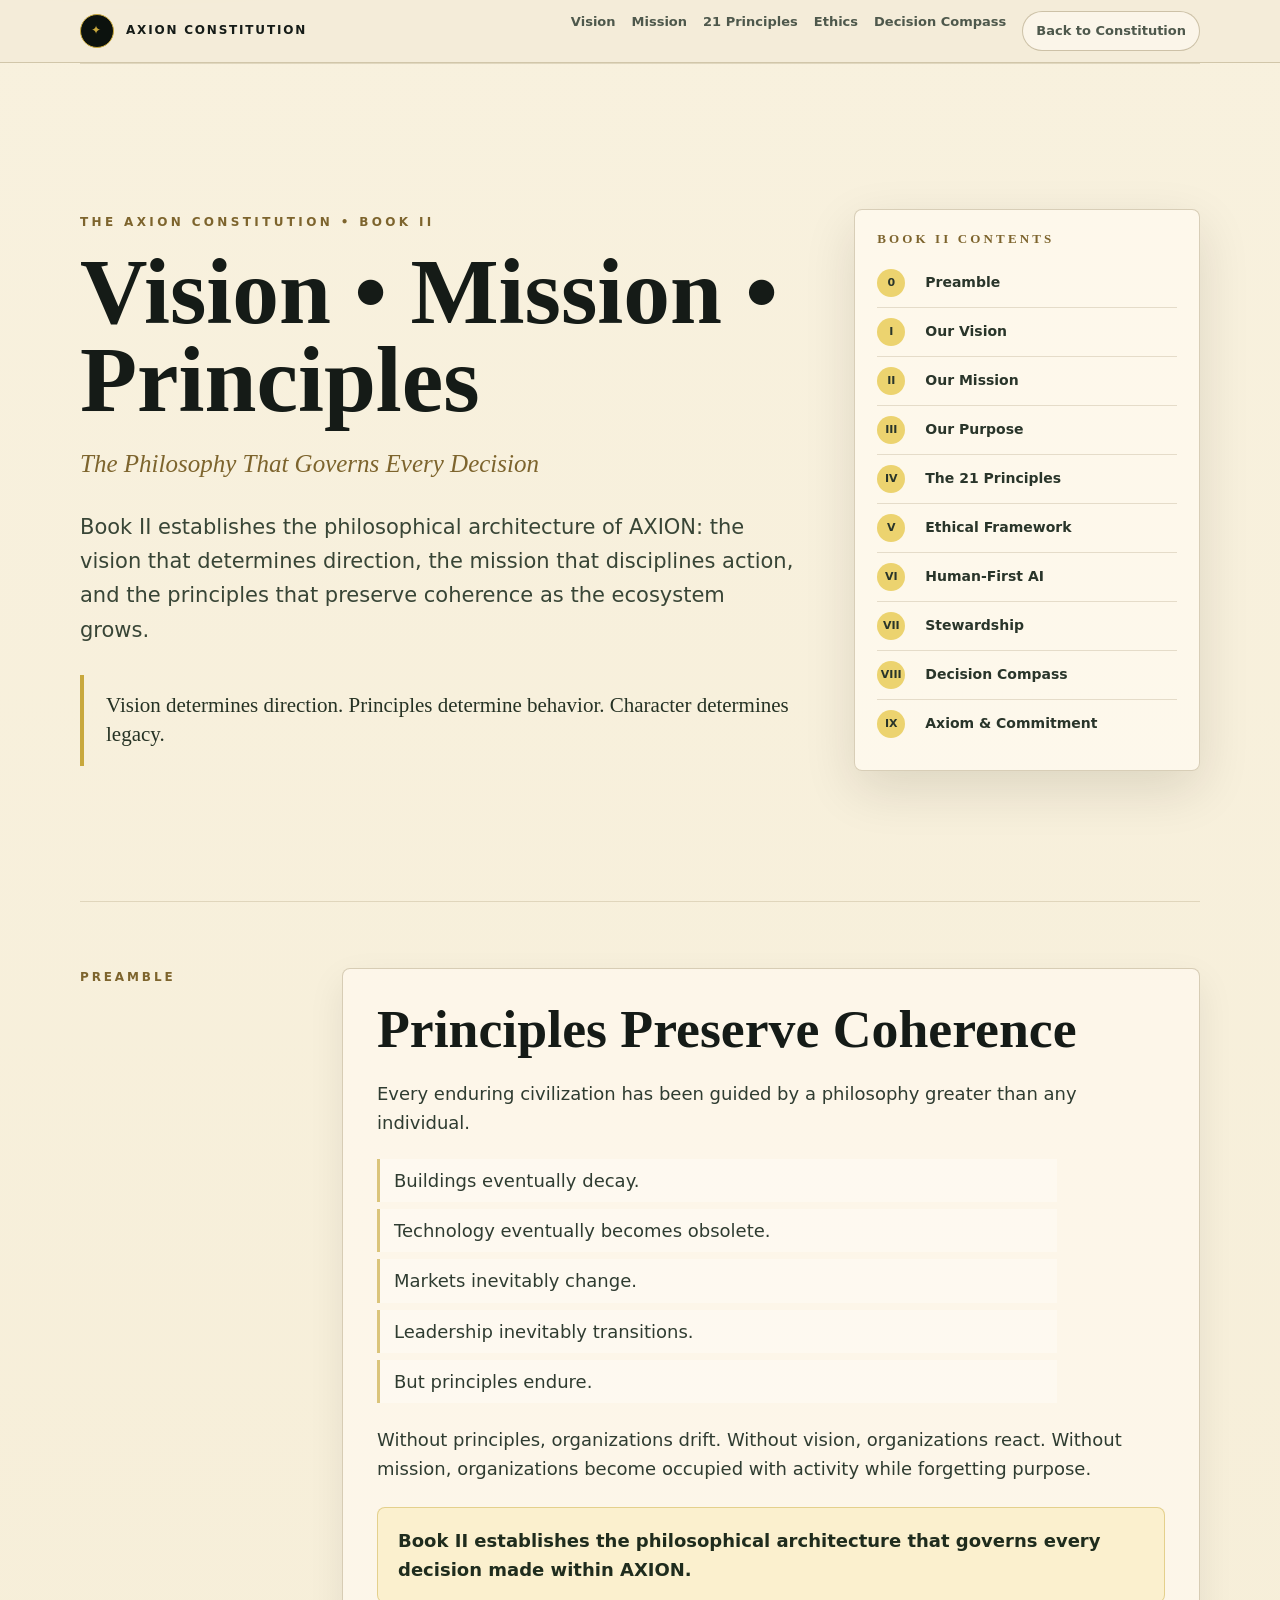
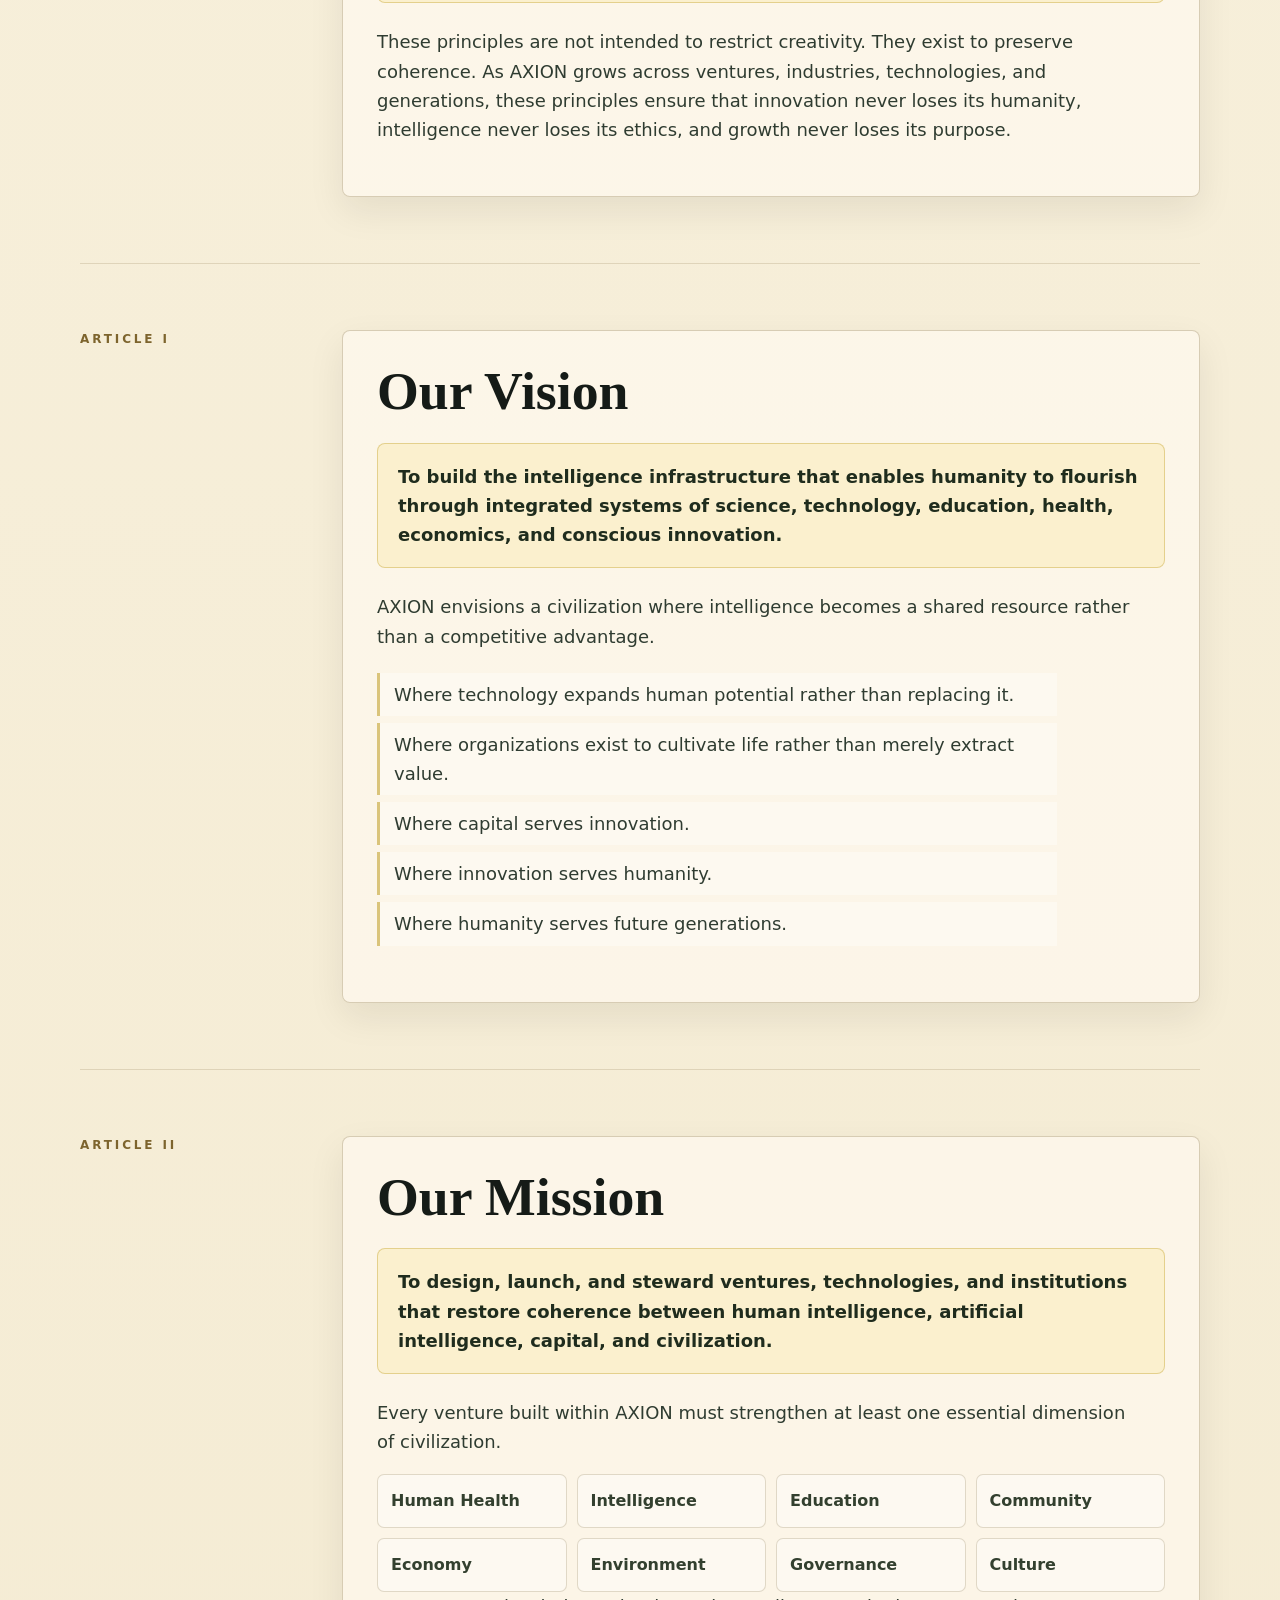
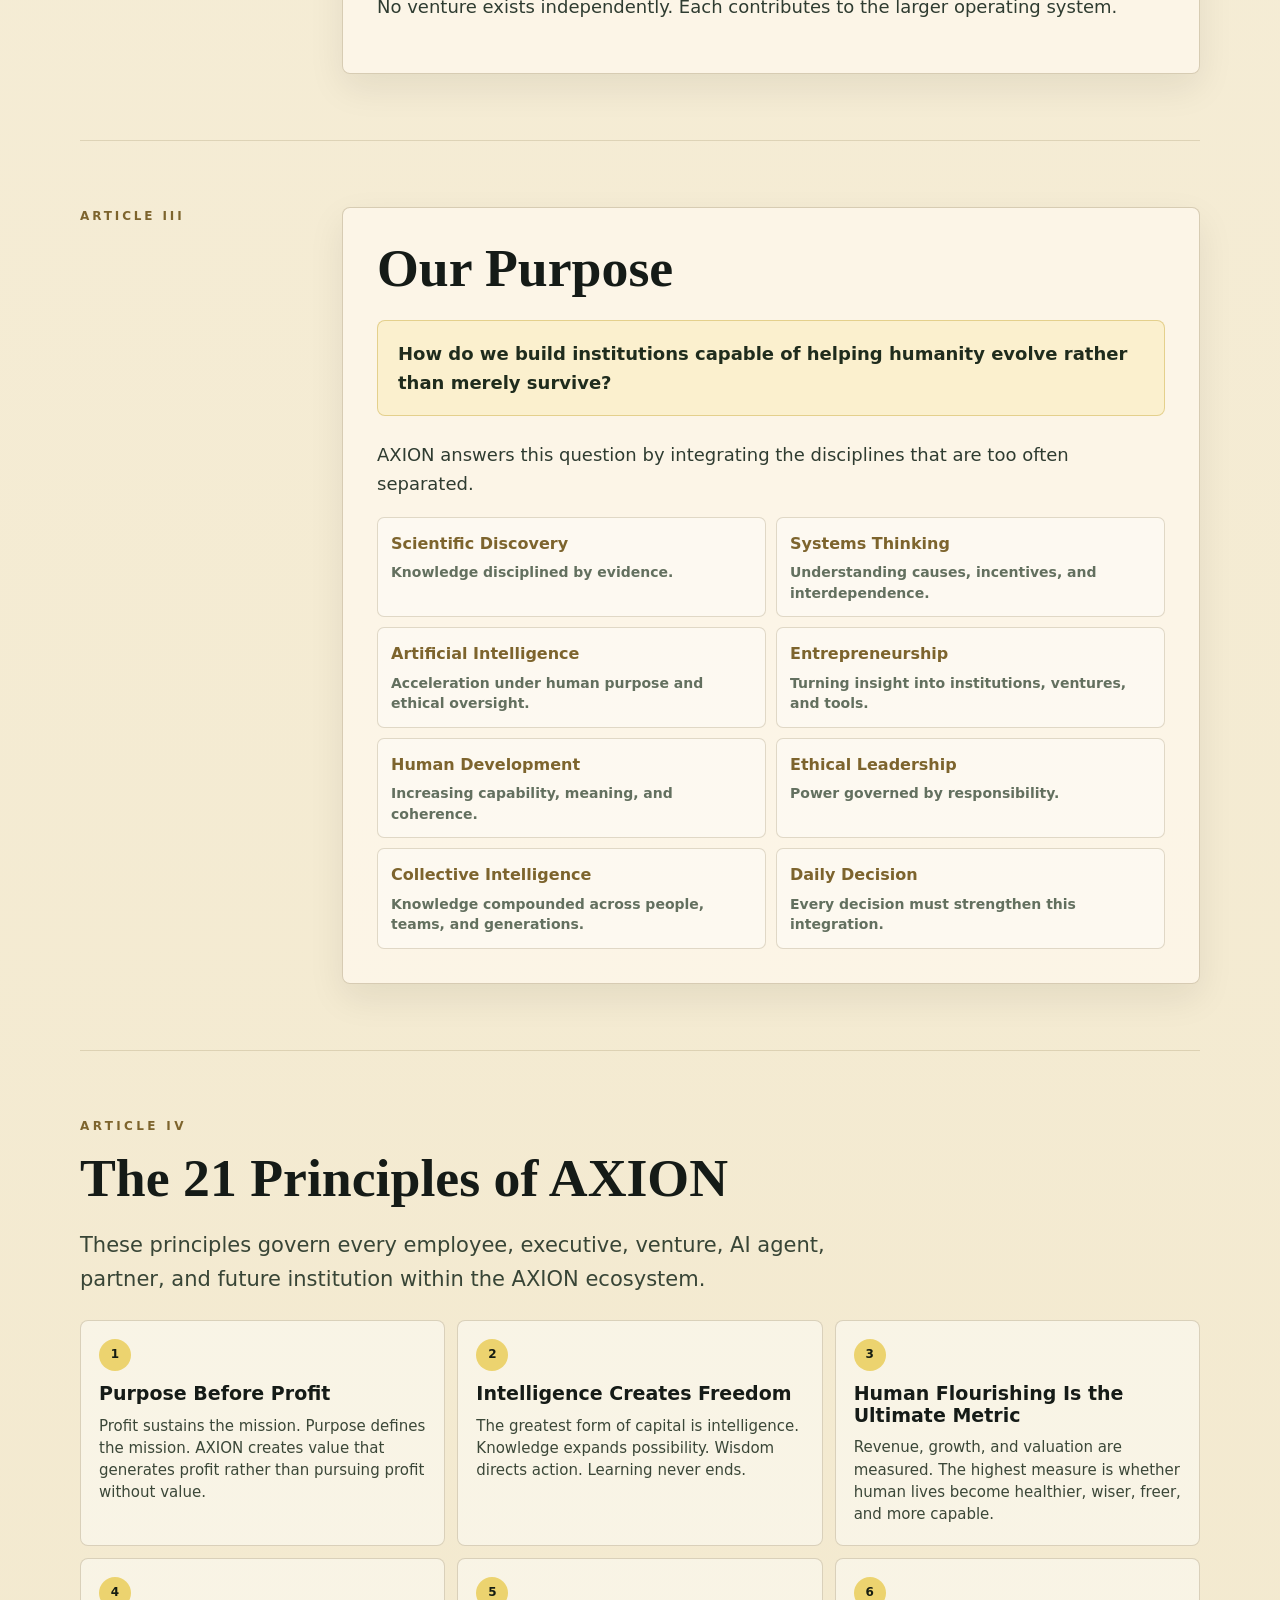
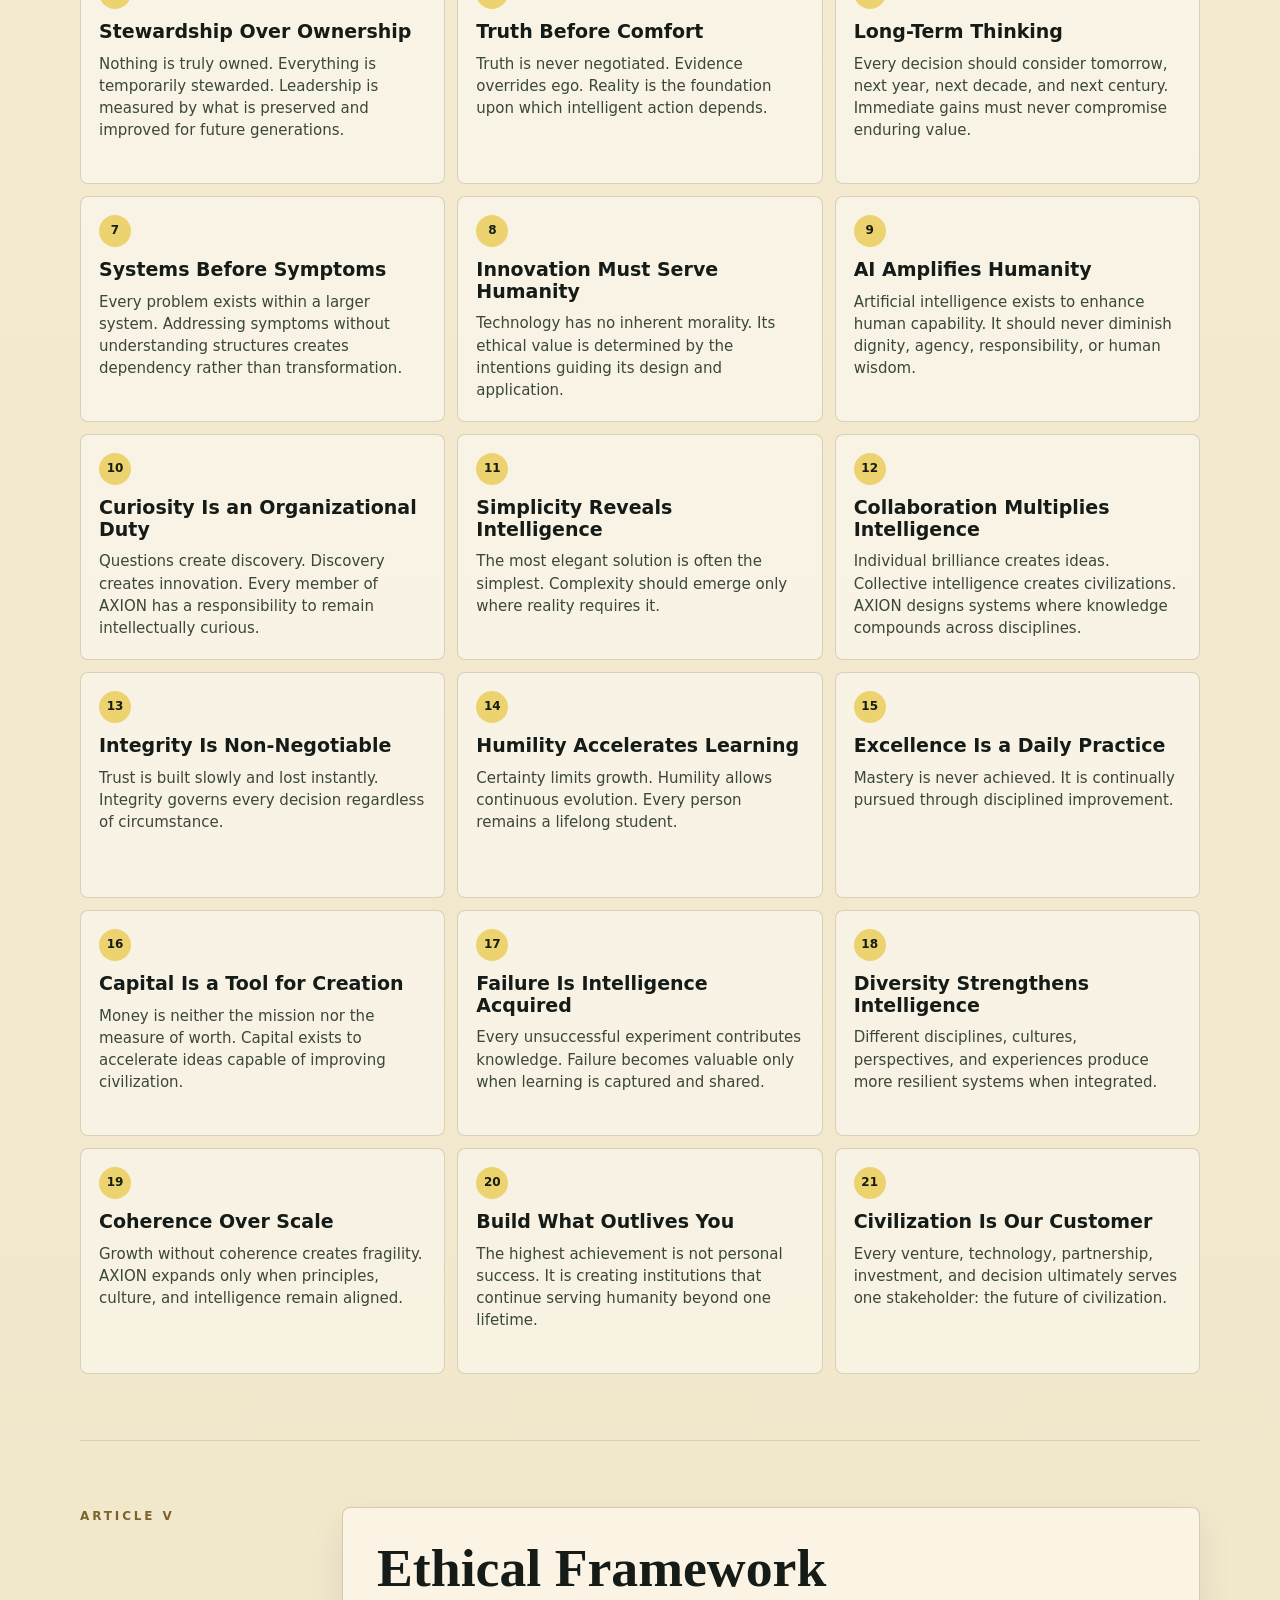
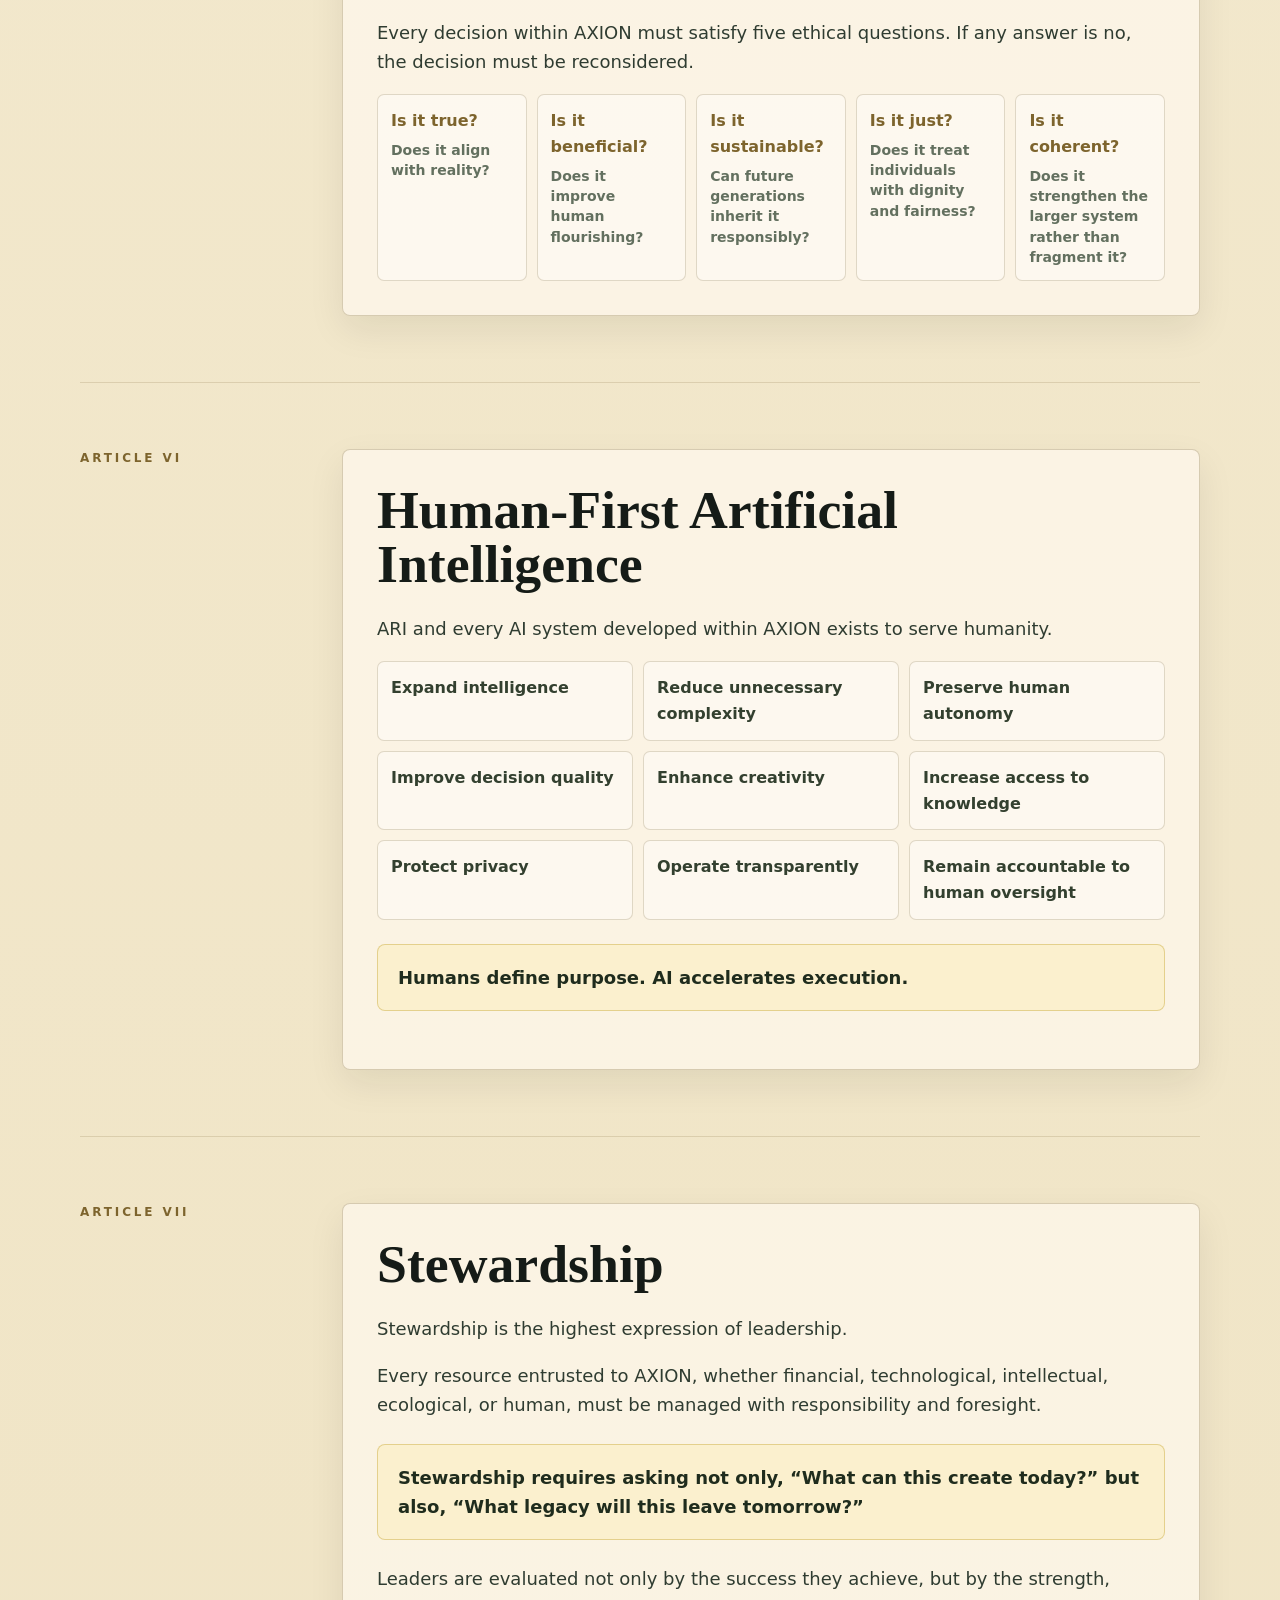
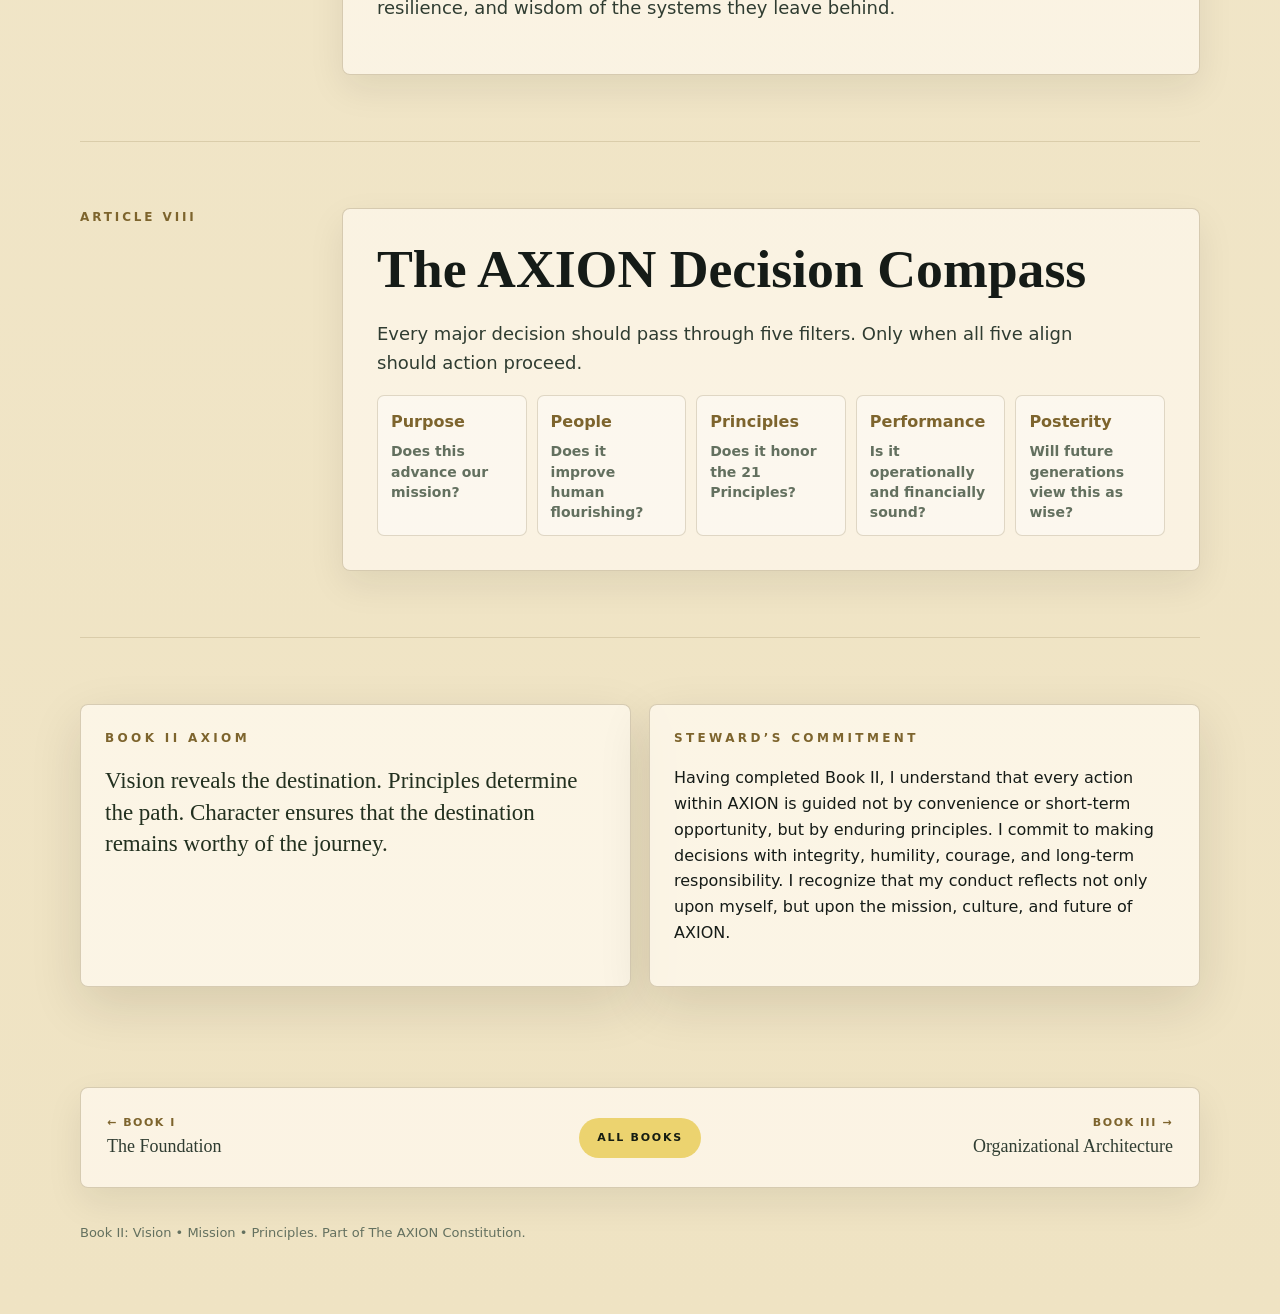
<file: AXION Constitution/book-ii-vision-mission-principles.html>
<!doctype html>
<html lang="en">
<head>
  <meta charset="utf-8" />
  <meta name="viewport" content="width=device-width, initial-scale=1" />
  <title>AXION Constitution — Book II: Vision, Mission & Principles</title>
  <style>
    :root {
      --ink: #151b17;
      --muted: #63705f;
      --cream: #f4ecd8;
      --paper: #fffaf0;
      --line: rgba(118, 97, 47, .28);
      --gold: #c8a83d;
      --earth: #7d642d;
      --deep: #0c120e;
      --forest: #203a29;
      --blue: #186c80;
      --violet: #5d437d;
      --shadow: 0 18px 52px rgba(31, 24, 7, .12);
    }

    * { box-sizing: border-box; }
    html { scroll-behavior: smooth; }
    body {
      margin: 0;
      color: var(--ink);
      background:
        radial-gradient(circle at 12% -4%, rgba(200, 168, 61, .22), transparent 26rem),
        linear-gradient(180deg, #f8f1de 0%, #efe3c3 100%);
      font-family: ui-sans-serif, system-ui, -apple-system, BlinkMacSystemFont, "Segoe UI", sans-serif;
      line-height: 1.62;
    }
    a { color: inherit; }
    .page { width: min(1120px, calc(100vw - 42px)); margin: 0 auto; }

    .topbar {
      position: sticky;
      top: 0;
      z-index: 20;
      background: rgba(244, 236, 216, .92);
      backdrop-filter: blur(14px);
      border-bottom: 1px solid var(--line);
    }
    .topbar .page {
      min-height: 62px;
      display: flex;
      align-items: center;
      justify-content: space-between;
      gap: 24px;
    }
    .brand {
      text-decoration: none;
      font-weight: 900;
      letter-spacing: .15em;
      font-size: 12px;
      text-transform: uppercase;
      display: flex;
      align-items: center;
      gap: 12px;
    }
    .sigil {
      width: 34px;
      height: 34px;
      border-radius: 50%;
      display: grid;
      place-items: center;
      background: var(--deep);
      color: var(--gold);
      border: 1px solid var(--gold);
    }
    .nav {
      display: flex;
      gap: 16px;
      color: #4e584c;
      font-size: 13px;
      font-weight: 800;
    }
    .nav a { text-decoration: none; white-space: nowrap; }
    .nav .back {
      border: 1px solid rgba(118, 97, 47, .35);
      border-radius: 999px;
      padding: 8px 13px;
      background: rgba(255,250,240,.68);
    }

    .hero {
      min-height: calc(100vh - 62px);
      display: grid;
      grid-template-columns: 1fr .48fr;
      gap: 54px;
      align-items: center;
      padding: 58px 0 44px;
    }
    .kicker {
      color: var(--earth);
      font-size: 12px;
      font-weight: 900;
      letter-spacing: .28em;
      text-transform: uppercase;
      margin: 0 0 16px;
    }
    h1, h2, h3, p { margin-top: 0; }
    h1 {
      font-family: ui-serif, Georgia, "Times New Roman", serif;
      font-size: clamp(48px, 7.3vw, 98px);
      line-height: .94;
      letter-spacing: 0;
      margin-bottom: 20px;
    }
    .subtitle {
      font-family: ui-serif, Georgia, "Times New Roman", serif;
      color: var(--earth);
      font-style: italic;
      font-size: 25px;
      margin-bottom: 26px;
    }
    .hero-copy {
      max-width: 760px;
      color: #384536;
      font-size: 21px;
    }
    .quote {
      border-left: 4px solid var(--gold);
      padding: 16px 0 16px 22px;
      margin: 28px 0 0;
      font-family: ui-serif, Georgia, "Times New Roman", serif;
      font-size: 21px;
      line-height: 1.42;
      color: #263224;
    }
    .toc {
      background: rgba(255, 250, 240, .76);
      border: 1px solid var(--line);
      border-radius: 8px;
      box-shadow: var(--shadow);
      padding: 22px;
    }
    .toc h2 {
      font-size: 13px;
      letter-spacing: .24em;
      color: var(--earth);
      text-transform: uppercase;
      margin: 0 0 14px;
    }
    .toc a {
      display: grid;
      grid-template-columns: 38px 1fr;
      gap: 10px;
      align-items: center;
      text-decoration: none;
      padding: 10px 0;
      border-top: 1px solid rgba(118,97,47,.18);
      color: #29352a;
      font-weight: 800;
      font-size: 14px;
    }
    .toc a:first-of-type { border-top: 0; }
    .toc span {
      width: 28px;
      height: 28px;
      border-radius: 50%;
      display: grid;
      place-items: center;
      background: #ecd36f;
      font-size: 11px;
      font-weight: 900;
    }

    section { padding: 66px 0; border-top: 1px solid rgba(118,97,47,.18); }
    .reader {
      display: grid;
      grid-template-columns: 220px minmax(0, 1fr);
      gap: 42px;
      align-items: start;
    }
    .article-label {
      position: sticky;
      top: 86px;
      color: var(--earth);
      font-size: 12px;
      letter-spacing: .24em;
      text-transform: uppercase;
      font-weight: 900;
    }
    .article {
      background: rgba(255, 250, 240, .67);
      border: 1px solid var(--line);
      border-radius: 8px;
      padding: 34px;
      box-shadow: 0 14px 36px rgba(31,24,7,.08);
    }
    h2 {
      font-family: ui-serif, Georgia, "Times New Roman", serif;
      font-size: clamp(32px, 4.2vw, 56px);
      line-height: 1;
      letter-spacing: 0;
      margin-bottom: 22px;
    }
    .article p {
      max-width: 760px;
      font-size: 18px;
      color: #2f3c31;
      margin-bottom: 18px;
    }
    .statement {
      max-width: 800px;
      border-radius: 8px;
      border: 1px solid rgba(200,168,61,.45);
      background: #fbf0ce;
      padding: 18px 20px;
      color: #1f2c1d;
      font-weight: 800;
      font-size: 18px;
      margin: 24px 0;
    }
    .short-lines {
      display: grid;
      gap: 7px;
      margin: 22px 0;
      max-width: 680px;
    }
    .short-lines div {
      border-left: 3px solid rgba(200,168,61,.65);
      padding: 7px 0 7px 14px;
      color: #2f3c31;
      font-size: 18px;
      background: rgba(255,255,255,.32);
    }
    .domain-grid, .integration-grid, .ai-grid, .ethics-grid, .compass-grid {
      display: grid;
      gap: 10px;
      margin-top: 18px;
    }
    .domain-grid { grid-template-columns: repeat(4, 1fr); }
    .integration-grid { grid-template-columns: repeat(2, 1fr); }
    .ai-grid { grid-template-columns: repeat(3, 1fr); }
    .ethics-grid, .compass-grid { grid-template-columns: repeat(5, 1fr); }
    .chip, .tile {
      border-radius: 7px;
      border: 1px solid rgba(118,97,47,.22);
      background: rgba(255,255,255,.42);
      padding: 13px;
      font-weight: 800;
      color: #33402f;
    }
    .tile b {
      display: block;
      color: var(--earth);
      margin-bottom: 6px;
    }
    .tile span {
      display: block;
      color: var(--muted);
      font-size: 14px;
      font-weight: 650;
      line-height: 1.45;
    }
    .principles {
      display: grid;
      grid-template-columns: repeat(3, 1fr);
      gap: 12px;
      margin-top: 24px;
    }
    .principle {
      min-height: 226px;
      border-radius: 8px;
      border: 1px solid rgba(118,97,47,.24);
      background: rgba(255,255,255,.46);
      padding: 18px;
    }
    .principle .n {
      width: 32px;
      height: 32px;
      border-radius: 50%;
      display: grid;
      place-items: center;
      background: #ecd36f;
      color: #161d12;
      font-size: 12px;
      font-weight: 900;
      margin-bottom: 12px;
    }
    .principle h3 {
      font-size: 19px;
      line-height: 1.15;
      margin-bottom: 10px;
    }
    .principle p {
      color: #3b4738;
      font-size: 15px;
      line-height: 1.48;
      margin-bottom: 0;
    }
    .ending {
      display: grid;
      grid-template-columns: 1fr 1fr;
      gap: 18px;
    }
    .ending-card {
      border-radius: 8px;
      padding: 24px;
      border: 1px solid var(--line);
      background: rgba(255,250,240,.76);
      box-shadow: var(--shadow);
    }
    .ending-card blockquote {
      margin: 0;
      font-family: ui-serif, Georgia, "Times New Roman", serif;
      font-size: 23px;
      line-height: 1.38;
      color: #22301f;
    }
    footer { padding: 34px 0 58px; color: var(--muted); font-size: 13px; }

    @media (max-width: 980px) {
      .nav { display: none; }
      .hero, .reader, .ending { grid-template-columns: 1fr; }
      .article-label { position: static; }
      .domain-grid, .integration-grid, .ai-grid, .ethics-grid, .compass-grid, .principles { grid-template-columns: 1fr; }
      .article { padding: 24px; }
    }
    @media print {
      body { background: #fffaf0; font-size: 11pt; line-height: 1.45; }
      .topbar { display: none; }
      .page { width: auto; margin: 0; }
      .hero {
        min-height: auto;
        grid-template-columns: 1fr;
        gap: 18px;
        padding: 0;
        break-after: page;
      }
      h1 { font-size: 54pt; max-width: 6.5in; }
      .subtitle { font-size: 16pt; margin-bottom: 14px; }
      .hero-copy { font-size: 13pt; max-width: 6.7in; }
      .quote { font-size: 13pt; margin-top: 14px; padding: 10px 0 10px 16px; }
      .toc { margin-top: 18px; padding: 16px; }
      .toc a { padding: 6px 0; font-size: 10pt; }
      section { padding: 0; border-top: 0; }
      .article, .toc, .ending-card { box-shadow: none; }
      .reader { display: block; break-before: page; }
      .article-label { position: static; margin: 0 0 8px; }
      .article { padding: 20px 22px; }
      h2 { font-size: 25pt; margin-bottom: 14px; line-height: 1.05; }
      .article p { font-size: 10.5pt; margin-bottom: 10px; }
      .statement { font-size: 10.5pt; padding: 10px 12px; margin: 12px 0; }
      .short-lines { gap: 4px; margin: 10px 0; }
      .short-lines div { font-size: 10pt; padding: 4px 0 4px 10px; }
      .chip, .tile { padding: 8px; font-size: 9pt; }
      .tile span { font-size: 8.5pt; line-height: 1.35; }
      #principles { break-before: page; }
      #principles .hero-copy { font-size: 11pt; }
      .principles { grid-template-columns: repeat(2, 1fr); }
      .principle {
        min-height: auto;
        padding: 10px 12px;
        break-inside: avoid;
        page-break-inside: avoid;
      }
      .principle .n { width: 24px; height: 24px; margin-bottom: 6px; }
      .principle h3 { font-size: 12pt; margin-bottom: 4px; }
      .principle p { font-size: 8.8pt; line-height: 1.35; }
      .domain-grid { grid-template-columns: repeat(4, 1fr); }
      .integration-grid { grid-template-columns: repeat(2, 1fr); }
      .ai-grid { grid-template-columns: repeat(3, 1fr); }
      .ethics-grid, .compass-grid { grid-template-columns: repeat(5, 1fr); }
      #closing { break-before: page; }
      .ending { grid-template-columns: 1fr; gap: 12px; }
      .ending-card { padding: 18px; break-inside: avoid; }
      .ending-card blockquote { font-size: 14pt; }
      footer { padding: 18px 0 0; font-size: 8pt; }
      @page { size: letter; margin: .52in; }
    }
  </style>
</head>
<body>
  <header class="topbar">
    <div class="page">
      <a class="brand" href="index.html">
        <span class="sigil">✦</span>
        AXION Constitution
      </a>
      <nav class="nav" aria-label="Book II navigation">
        <a href="#vision">Vision</a>
        <a href="#mission">Mission</a>
        <a href="#principles">21 Principles</a>
        <a href="#ethics">Ethics</a>
        <a href="#compass">Decision Compass</a>
        <a class="back" href="index.html">Back to Constitution</a>
      </nav>
    </div>
  </header>

  <main class="page">
    <section class="hero">
      <div>
        <p class="kicker">The AXION Constitution • Book II</p>
        <h1>Vision • Mission • Principles</h1>
        <p class="subtitle">The Philosophy That Governs Every Decision</p>
        <p class="hero-copy">Book II establishes the philosophical architecture of AXION: the vision that determines direction, the mission that disciplines action, and the principles that preserve coherence as the ecosystem grows.</p>
        <blockquote class="quote">Vision determines direction. Principles determine behavior. Character determines legacy.</blockquote>
      </div>
      <aside class="toc">
        <h2>Book II Contents</h2>
        <a href="#preamble"><span>0</span>Preamble</a>
        <a href="#vision"><span>I</span>Our Vision</a>
        <a href="#mission"><span>II</span>Our Mission</a>
        <a href="#purpose"><span>III</span>Our Purpose</a>
        <a href="#principles"><span>IV</span>The 21 Principles</a>
        <a href="#ethics"><span>V</span>Ethical Framework</a>
        <a href="#ai"><span>VI</span>Human-First AI</a>
        <a href="#stewardship"><span>VII</span>Stewardship</a>
        <a href="#compass"><span>VIII</span>Decision Compass</a>
        <a href="#closing"><span>IX</span>Axiom & Commitment</a>
      </aside>
    </section>

    <section id="preamble" class="reader">
      <div class="article-label">Preamble</div>
      <article class="article">
        <h2>Principles Preserve Coherence</h2>
        <p>Every enduring civilization has been guided by a philosophy greater than any individual.</p>
        <div class="short-lines">
          <div>Buildings eventually decay.</div>
          <div>Technology eventually becomes obsolete.</div>
          <div>Markets inevitably change.</div>
          <div>Leadership inevitably transitions.</div>
          <div>But principles endure.</div>
        </div>
        <p>Without principles, organizations drift. Without vision, organizations react. Without mission, organizations become occupied with activity while forgetting purpose.</p>
        <div class="statement">Book II establishes the philosophical architecture that governs every decision made within AXION.</div>
        <p>These principles are not intended to restrict creativity. They exist to preserve coherence. As AXION grows across ventures, industries, technologies, and generations, these principles ensure that innovation never loses its humanity, intelligence never loses its ethics, and growth never loses its purpose.</p>
      </article>
    </section>

    <section id="vision" class="reader">
      <div class="article-label">Article I</div>
      <article class="article">
        <h2>Our Vision</h2>
        <div class="statement">To build the intelligence infrastructure that enables humanity to flourish through integrated systems of science, technology, education, health, economics, and conscious innovation.</div>
        <p>AXION envisions a civilization where intelligence becomes a shared resource rather than a competitive advantage.</p>
        <div class="short-lines">
          <div>Where technology expands human potential rather than replacing it.</div>
          <div>Where organizations exist to cultivate life rather than merely extract value.</div>
          <div>Where capital serves innovation.</div>
          <div>Where innovation serves humanity.</div>
          <div>Where humanity serves future generations.</div>
        </div>
      </article>
    </section>

    <section id="mission" class="reader">
      <div class="article-label">Article II</div>
      <article class="article">
        <h2>Our Mission</h2>
        <div class="statement">To design, launch, and steward ventures, technologies, and institutions that restore coherence between human intelligence, artificial intelligence, capital, and civilization.</div>
        <p>Every venture built within AXION must strengthen at least one essential dimension of civilization.</p>
        <div class="domain-grid">
          <div class="chip">Human Health</div>
          <div class="chip">Intelligence</div>
          <div class="chip">Education</div>
          <div class="chip">Community</div>
          <div class="chip">Economy</div>
          <div class="chip">Environment</div>
          <div class="chip">Governance</div>
          <div class="chip">Culture</div>
        </div>
        <p>No venture exists independently. Each contributes to the larger operating system.</p>
      </article>
    </section>

    <section id="purpose" class="reader">
      <div class="article-label">Article III</div>
      <article class="article">
        <h2>Our Purpose</h2>
        <div class="statement">How do we build institutions capable of helping humanity evolve rather than merely survive?</div>
        <p>AXION answers this question by integrating the disciplines that are too often separated.</p>
        <div class="integration-grid">
          <div class="tile"><b>Scientific Discovery</b><span>Knowledge disciplined by evidence.</span></div>
          <div class="tile"><b>Systems Thinking</b><span>Understanding causes, incentives, and interdependence.</span></div>
          <div class="tile"><b>Artificial Intelligence</b><span>Acceleration under human purpose and ethical oversight.</span></div>
          <div class="tile"><b>Entrepreneurship</b><span>Turning insight into institutions, ventures, and tools.</span></div>
          <div class="tile"><b>Human Development</b><span>Increasing capability, meaning, and coherence.</span></div>
          <div class="tile"><b>Ethical Leadership</b><span>Power governed by responsibility.</span></div>
          <div class="tile"><b>Collective Intelligence</b><span>Knowledge compounded across people, teams, and generations.</span></div>
          <div class="tile"><b>Daily Decision</b><span>Every decision must strengthen this integration.</span></div>
        </div>
      </article>
    </section>

    <section id="principles">
      <p class="kicker">Article IV</p>
      <h2>The 21 Principles of AXION</h2>
      <p class="hero-copy">These principles govern every employee, executive, venture, AI agent, partner, and future institution within the AXION ecosystem.</p>
      <div class="principles">
        <article class="principle"><div class="n">1</div><h3>Purpose Before Profit</h3><p>Profit sustains the mission. Purpose defines the mission. AXION creates value that generates profit rather than pursuing profit without value.</p></article>
        <article class="principle"><div class="n">2</div><h3>Intelligence Creates Freedom</h3><p>The greatest form of capital is intelligence. Knowledge expands possibility. Wisdom directs action. Learning never ends.</p></article>
        <article class="principle"><div class="n">3</div><h3>Human Flourishing Is the Ultimate Metric</h3><p>Revenue, growth, and valuation are measured. The highest measure is whether human lives become healthier, wiser, freer, and more capable.</p></article>
        <article class="principle"><div class="n">4</div><h3>Stewardship Over Ownership</h3><p>Nothing is truly owned. Everything is temporarily stewarded. Leadership is measured by what is preserved and improved for future generations.</p></article>
        <article class="principle"><div class="n">5</div><h3>Truth Before Comfort</h3><p>Truth is never negotiated. Evidence overrides ego. Reality is the foundation upon which intelligent action depends.</p></article>
        <article class="principle"><div class="n">6</div><h3>Long-Term Thinking</h3><p>Every decision should consider tomorrow, next year, next decade, and next century. Immediate gains must never compromise enduring value.</p></article>
        <article class="principle"><div class="n">7</div><h3>Systems Before Symptoms</h3><p>Every problem exists within a larger system. Addressing symptoms without understanding structures creates dependency rather than transformation.</p></article>
        <article class="principle"><div class="n">8</div><h3>Innovation Must Serve Humanity</h3><p>Technology has no inherent morality. Its ethical value is determined by the intentions guiding its design and application.</p></article>
        <article class="principle"><div class="n">9</div><h3>AI Amplifies Humanity</h3><p>Artificial intelligence exists to enhance human capability. It should never diminish dignity, agency, responsibility, or human wisdom.</p></article>
        <article class="principle"><div class="n">10</div><h3>Curiosity Is an Organizational Duty</h3><p>Questions create discovery. Discovery creates innovation. Every member of AXION has a responsibility to remain intellectually curious.</p></article>
        <article class="principle"><div class="n">11</div><h3>Simplicity Reveals Intelligence</h3><p>The most elegant solution is often the simplest. Complexity should emerge only where reality requires it.</p></article>
        <article class="principle"><div class="n">12</div><h3>Collaboration Multiplies Intelligence</h3><p>Individual brilliance creates ideas. Collective intelligence creates civilizations. AXION designs systems where knowledge compounds across disciplines.</p></article>
        <article class="principle"><div class="n">13</div><h3>Integrity Is Non-Negotiable</h3><p>Trust is built slowly and lost instantly. Integrity governs every decision regardless of circumstance.</p></article>
        <article class="principle"><div class="n">14</div><h3>Humility Accelerates Learning</h3><p>Certainty limits growth. Humility allows continuous evolution. Every person remains a lifelong student.</p></article>
        <article class="principle"><div class="n">15</div><h3>Excellence Is a Daily Practice</h3><p>Mastery is never achieved. It is continually pursued through disciplined improvement.</p></article>
        <article class="principle"><div class="n">16</div><h3>Capital Is a Tool for Creation</h3><p>Money is neither the mission nor the measure of worth. Capital exists to accelerate ideas capable of improving civilization.</p></article>
        <article class="principle"><div class="n">17</div><h3>Failure Is Intelligence Acquired</h3><p>Every unsuccessful experiment contributes knowledge. Failure becomes valuable only when learning is captured and shared.</p></article>
        <article class="principle"><div class="n">18</div><h3>Diversity Strengthens Intelligence</h3><p>Different disciplines, cultures, perspectives, and experiences produce more resilient systems when integrated.</p></article>
        <article class="principle"><div class="n">19</div><h3>Coherence Over Scale</h3><p>Growth without coherence creates fragility. AXION expands only when principles, culture, and intelligence remain aligned.</p></article>
        <article class="principle"><div class="n">20</div><h3>Build What Outlives You</h3><p>The highest achievement is not personal success. It is creating institutions that continue serving humanity beyond one lifetime.</p></article>
        <article class="principle"><div class="n">21</div><h3>Civilization Is Our Customer</h3><p>Every venture, technology, partnership, investment, and decision ultimately serves one stakeholder: the future of civilization.</p></article>
      </div>
    </section>

    <section id="ethics" class="reader">
      <div class="article-label">Article V</div>
      <article class="article">
        <h2>Ethical Framework</h2>
        <p>Every decision within AXION must satisfy five ethical questions. If any answer is no, the decision must be reconsidered.</p>
        <div class="ethics-grid">
          <div class="tile"><b>Is it true?</b><span>Does it align with reality?</span></div>
          <div class="tile"><b>Is it beneficial?</b><span>Does it improve human flourishing?</span></div>
          <div class="tile"><b>Is it sustainable?</b><span>Can future generations inherit it responsibly?</span></div>
          <div class="tile"><b>Is it just?</b><span>Does it treat individuals with dignity and fairness?</span></div>
          <div class="tile"><b>Is it coherent?</b><span>Does it strengthen the larger system rather than fragment it?</span></div>
        </div>
      </article>
    </section>

    <section id="ai" class="reader">
      <div class="article-label">Article VI</div>
      <article class="article">
        <h2>Human-First Artificial Intelligence</h2>
        <p>ARI and every AI system developed within AXION exists to serve humanity.</p>
        <div class="ai-grid">
          <div class="chip">Expand intelligence</div>
          <div class="chip">Reduce unnecessary complexity</div>
          <div class="chip">Preserve human autonomy</div>
          <div class="chip">Improve decision quality</div>
          <div class="chip">Enhance creativity</div>
          <div class="chip">Increase access to knowledge</div>
          <div class="chip">Protect privacy</div>
          <div class="chip">Operate transparently</div>
          <div class="chip">Remain accountable to human oversight</div>
        </div>
        <div class="statement">Humans define purpose. AI accelerates execution.</div>
      </article>
    </section>

    <section id="stewardship" class="reader">
      <div class="article-label">Article VII</div>
      <article class="article">
        <h2>Stewardship</h2>
        <p>Stewardship is the highest expression of leadership.</p>
        <p>Every resource entrusted to AXION, whether financial, technological, intellectual, ecological, or human, must be managed with responsibility and foresight.</p>
        <div class="statement">Stewardship requires asking not only, “What can this create today?” but also, “What legacy will this leave tomorrow?”</div>
        <p>Leaders are evaluated not only by the success they achieve, but by the strength, resilience, and wisdom of the systems they leave behind.</p>
      </article>
    </section>

    <section id="compass" class="reader">
      <div class="article-label">Article VIII</div>
      <article class="article">
        <h2>The AXION Decision Compass</h2>
        <p>Every major decision should pass through five filters. Only when all five align should action proceed.</p>
        <div class="compass-grid">
          <div class="tile"><b>Purpose</b><span>Does this advance our mission?</span></div>
          <div class="tile"><b>People</b><span>Does it improve human flourishing?</span></div>
          <div class="tile"><b>Principles</b><span>Does it honor the 21 Principles?</span></div>
          <div class="tile"><b>Performance</b><span>Is it operationally and financially sound?</span></div>
          <div class="tile"><b>Posterity</b><span>Will future generations view this as wise?</span></div>
        </div>
      </article>
    </section>

    <section id="closing">
      <div class="ending">
        <div class="ending-card">
          <p class="kicker">Book II Axiom</p>
          <blockquote>Vision reveals the destination. Principles determine the path. Character ensures that the destination remains worthy of the journey.</blockquote>
        </div>
        <div class="ending-card">
          <p class="kicker">Steward’s Commitment</p>
          <p>Having completed Book II, I understand that every action within AXION is guided not by convenience or short-term opportunity, but by enduring principles. I commit to making decisions with integrity, humility, courage, and long-term responsibility. I recognize that my conduct reflects not only upon myself, but upon the mission, culture, and future of AXION.</p>
        </div>
      </div>
    </section>

    <nav class="booknav" aria-label="Book navigation" style="display:flex;align-items:center;gap:20px;padding:26px;margin:34px 0 0;border:1px solid rgba(118,97,47,.28);border-radius:8px;background:rgba(255,250,240,.72);box-shadow:0 14px 36px rgba(31,24,7,.08);">
      <a href="book-i-foundation.html" style="text-decoration:none;color:#2f3c31;flex:1;min-width:0;"><span style="display:block;font-size:11px;letter-spacing:.14em;text-transform:uppercase;color:#7d642d;font-weight:900;">← Book I</span><span style="display:block;font-family:ui-serif,Georgia,serif;font-size:18px;">The Foundation</span></a>
      <a href="index.html" style="flex:0 0 auto;text-decoration:none;font-size:11px;letter-spacing:.16em;text-transform:uppercase;font-weight:900;color:#161d12;background:#ecd36f;border-radius:999px;padding:11px 18px;">All Books</a>
      <a href="book-iii-organizational-architecture.html" style="text-decoration:none;color:#2f3c31;flex:1;min-width:0;text-align:right;"><span style="display:block;font-size:11px;letter-spacing:.14em;text-transform:uppercase;color:#7d642d;font-weight:900;">Book III →</span><span style="display:block;font-family:ui-serif,Georgia,serif;font-size:18px;">Organizational Architecture</span></a>
    </nav>
    <footer>
      <p>Book II: Vision • Mission • Principles. Part of The AXION Constitution.</p>
    </footer>
  </main>
</body>
</html>
</file>
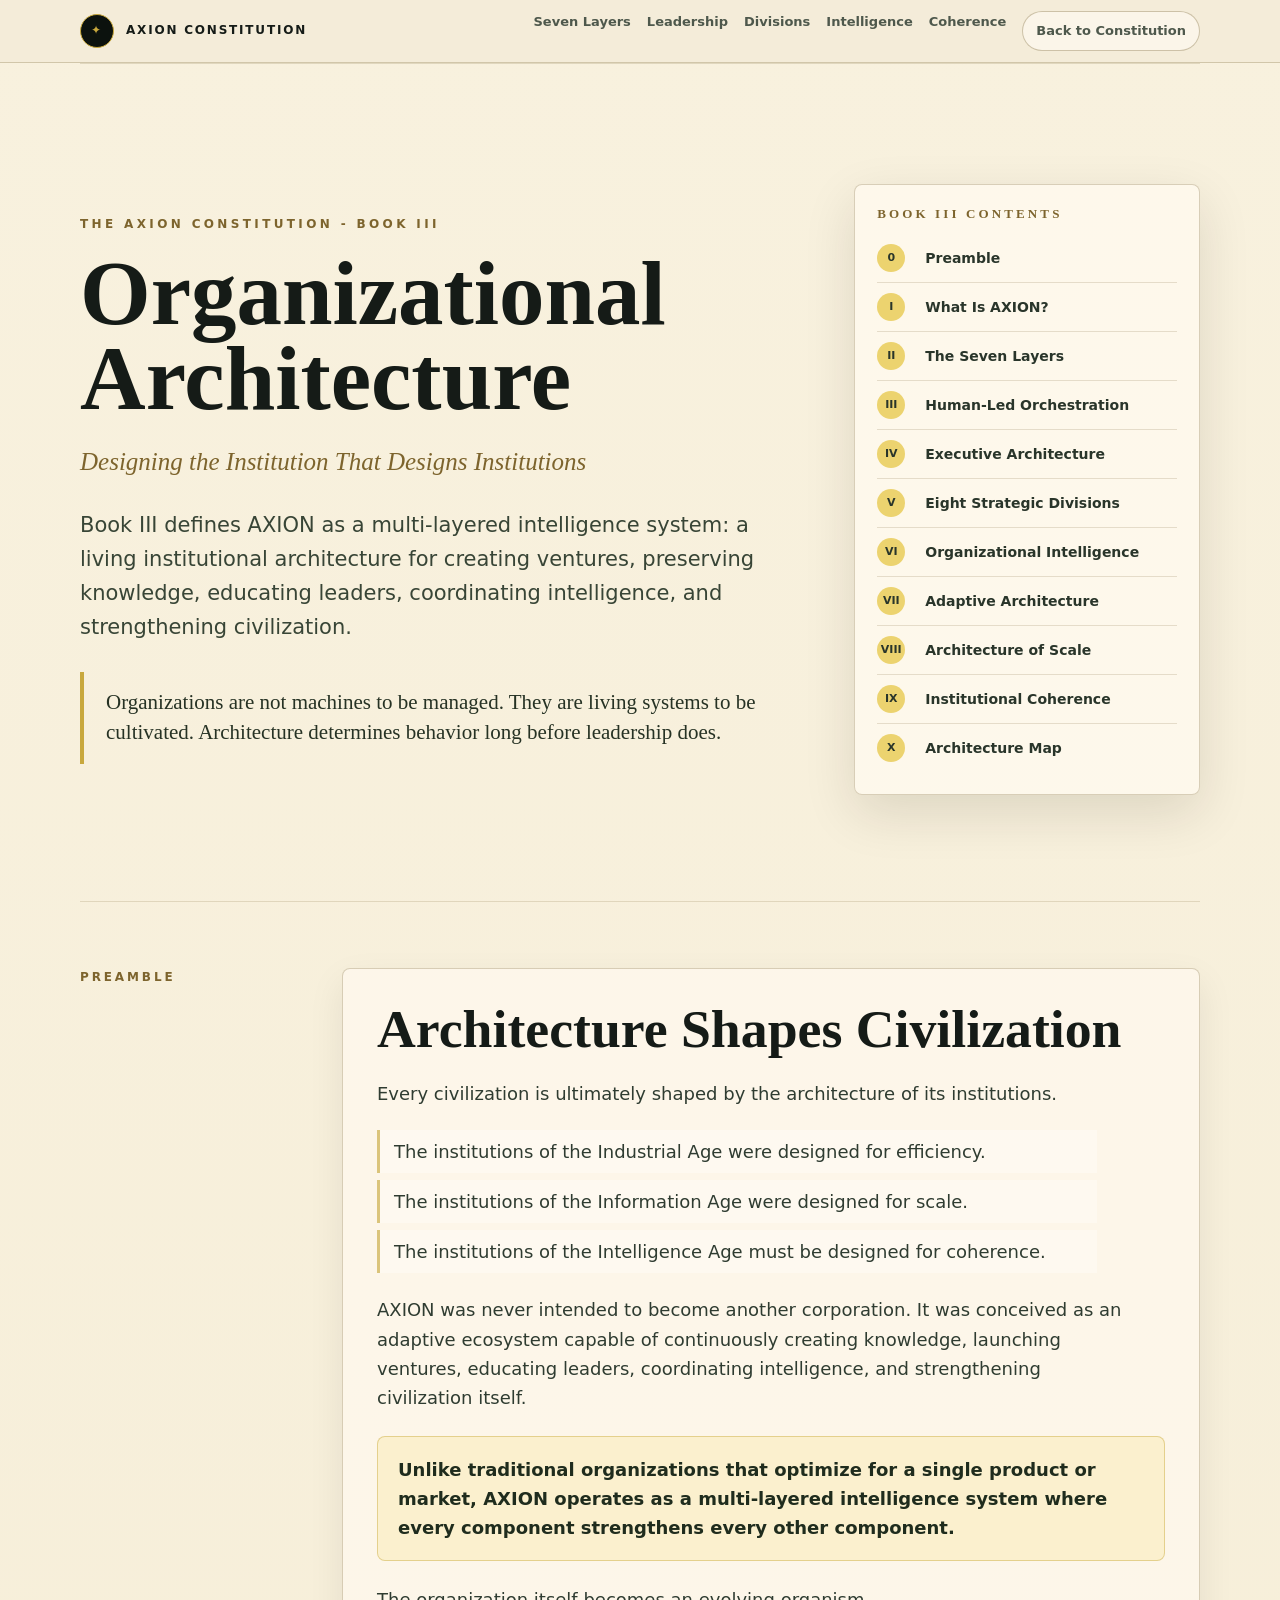
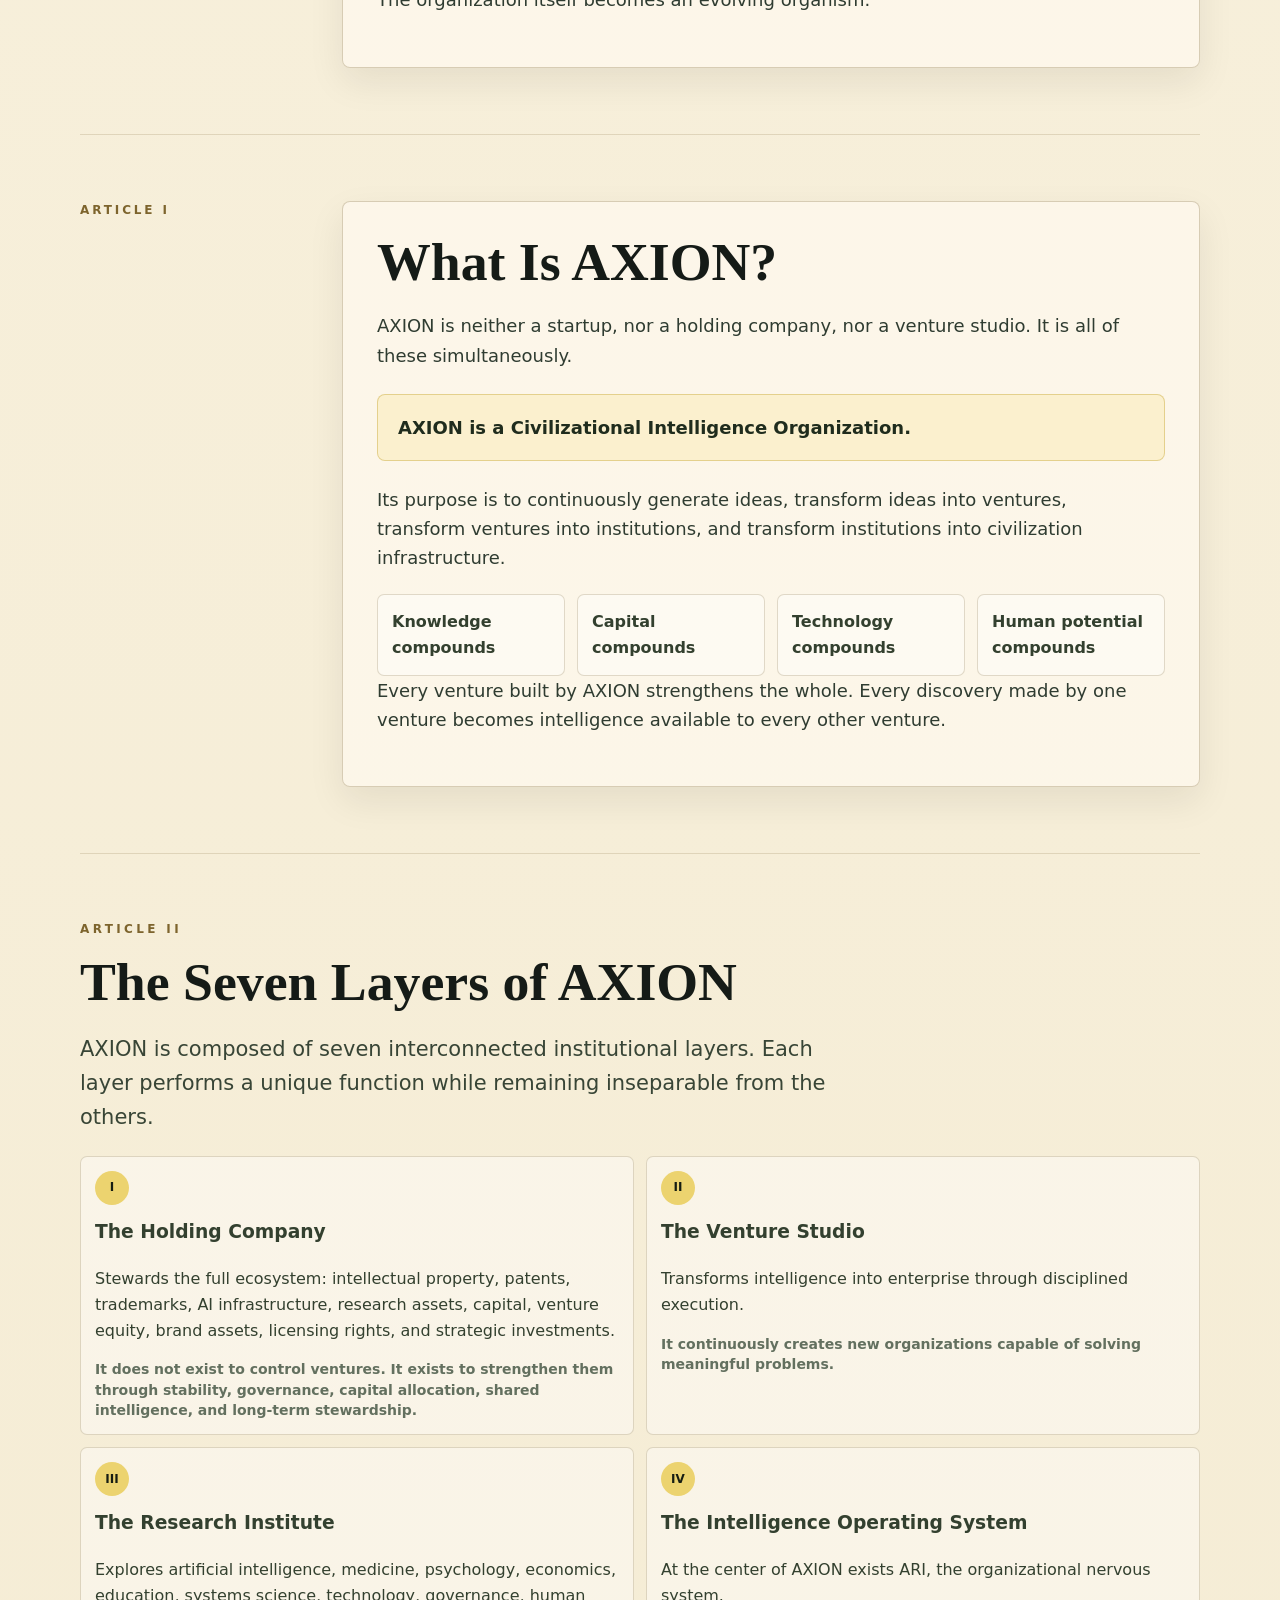
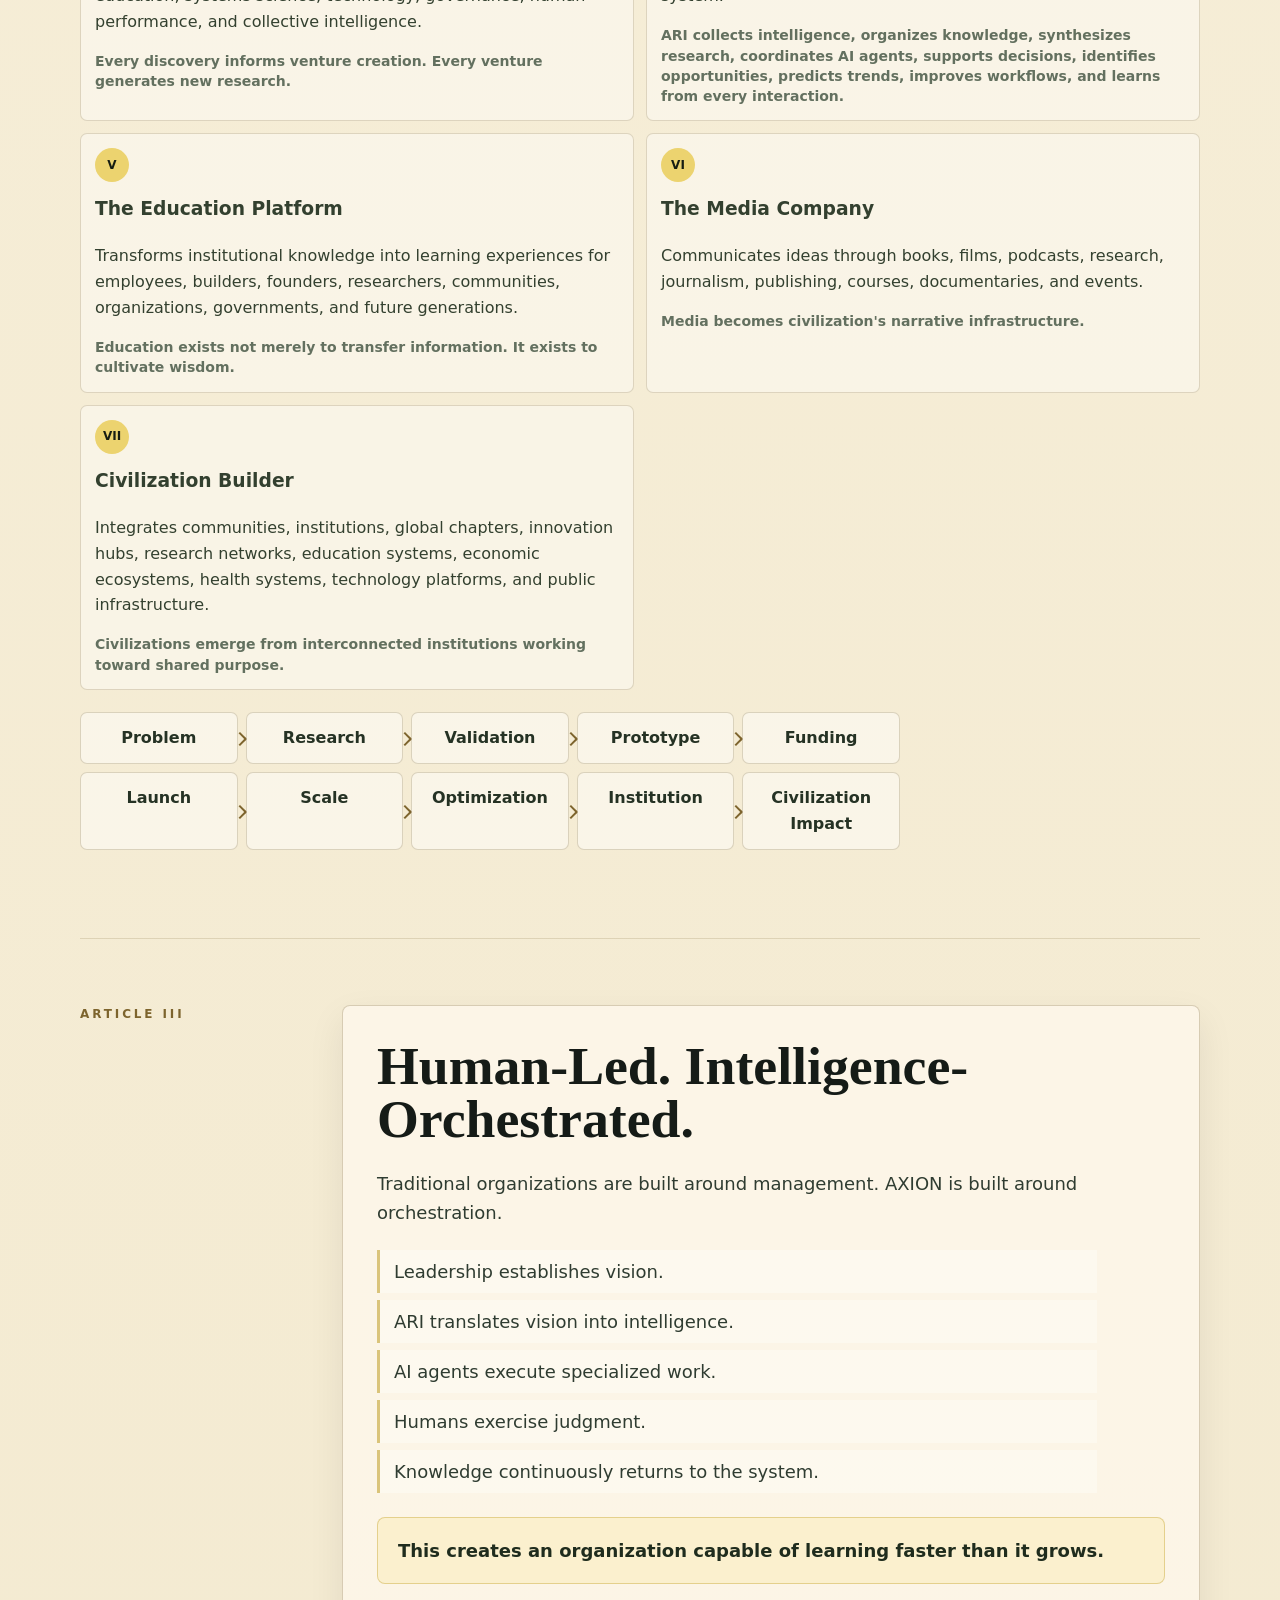
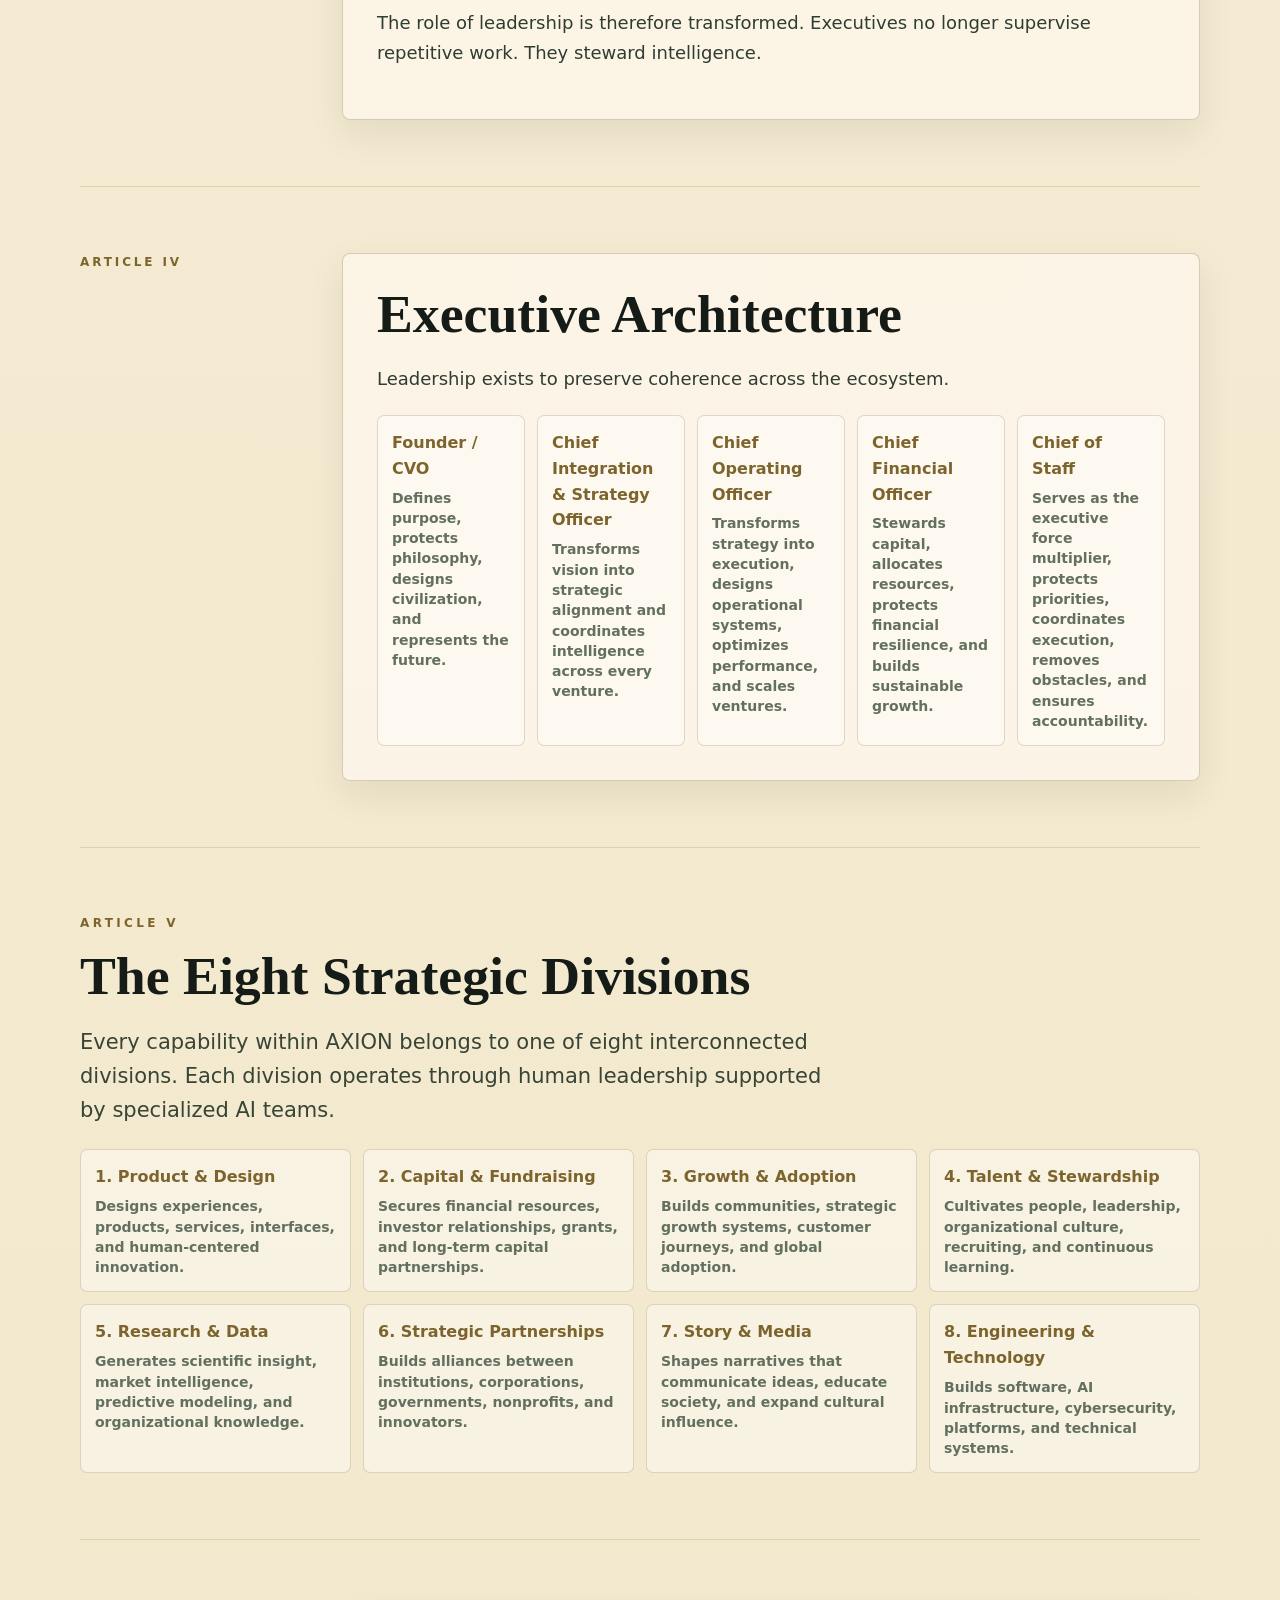
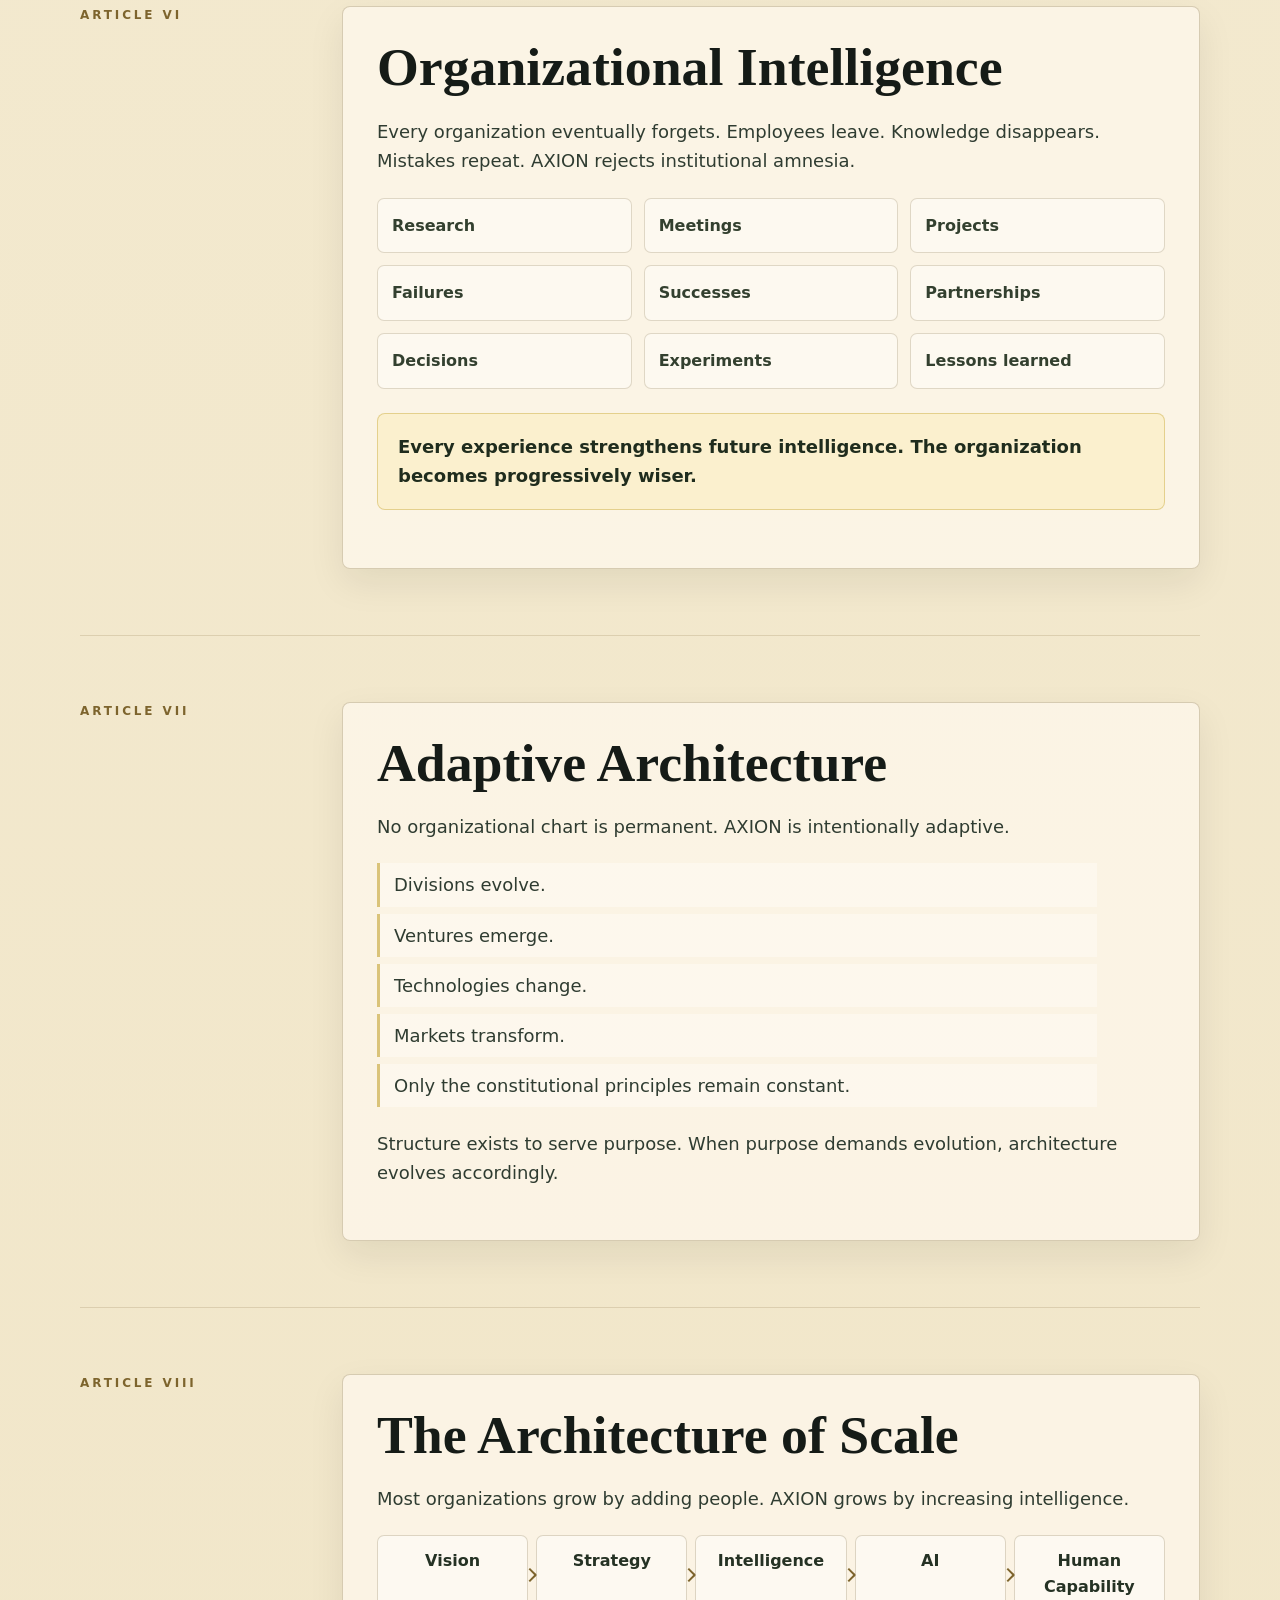
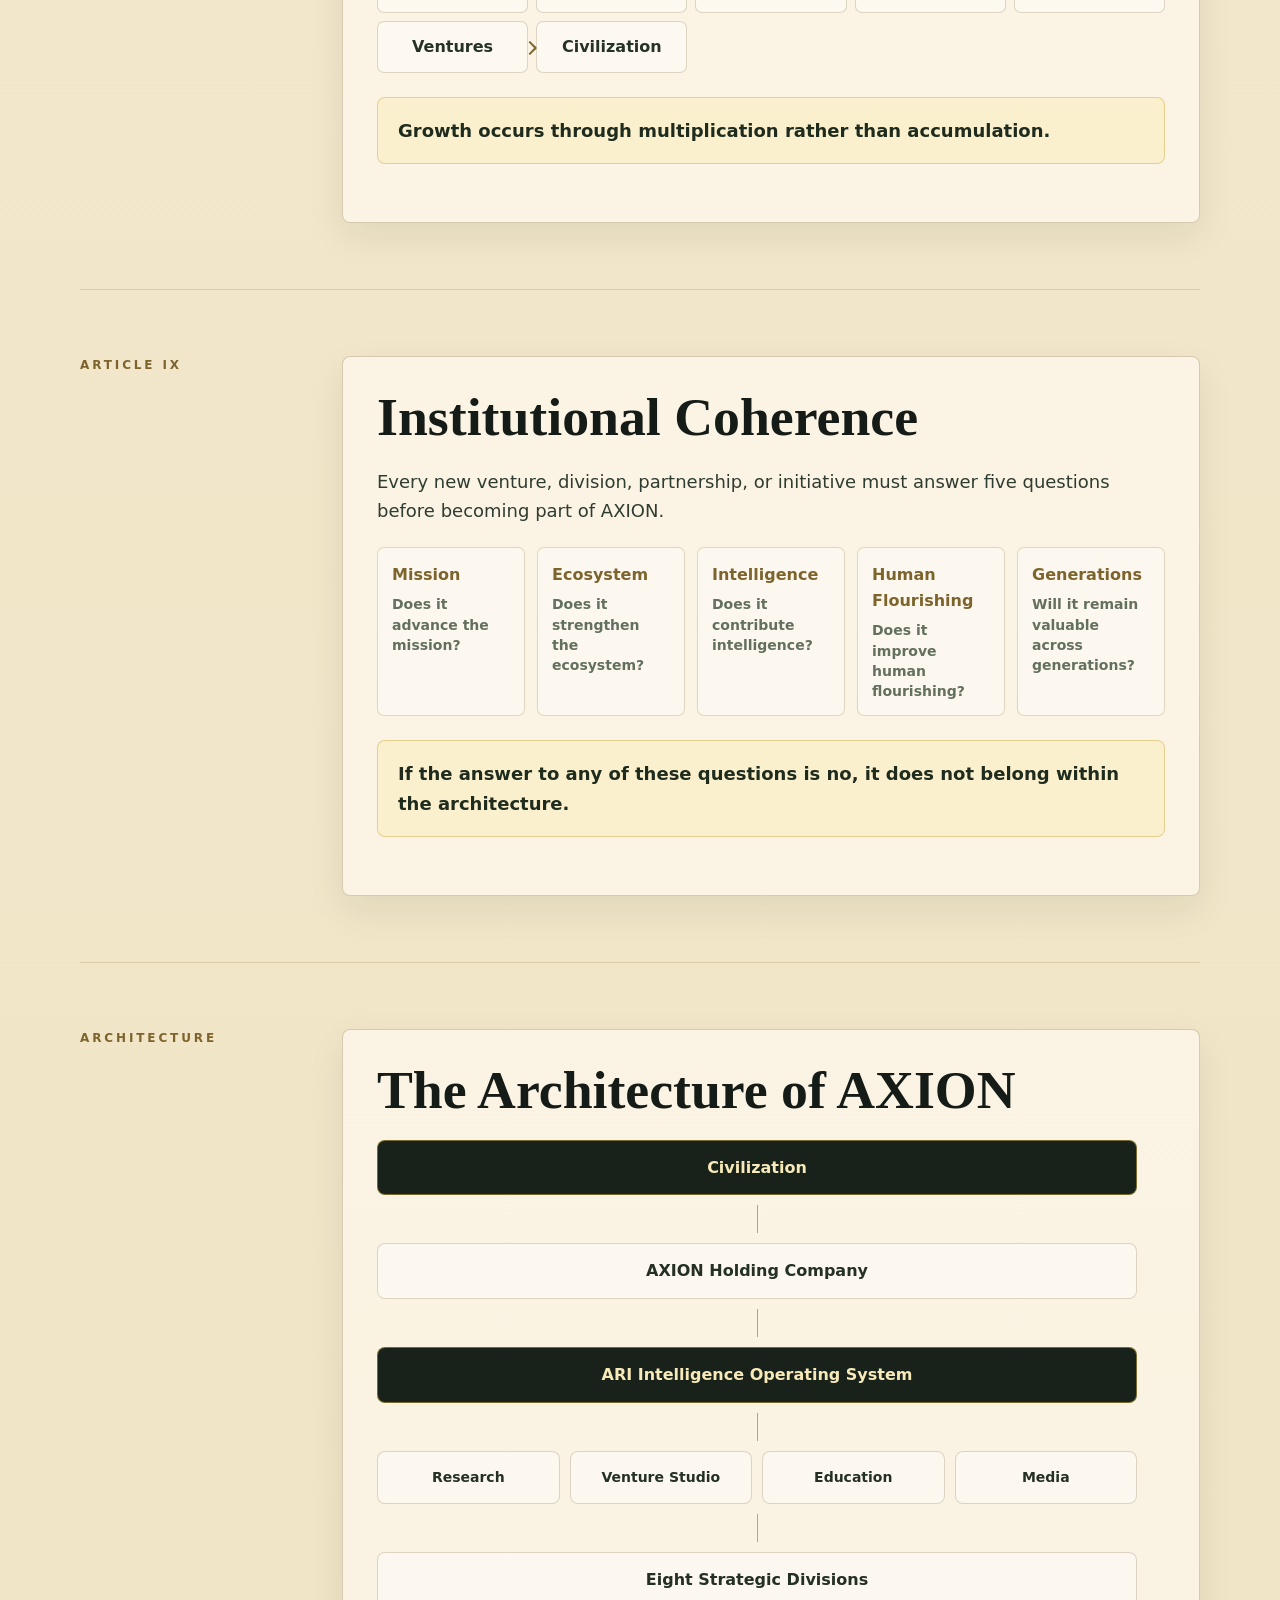
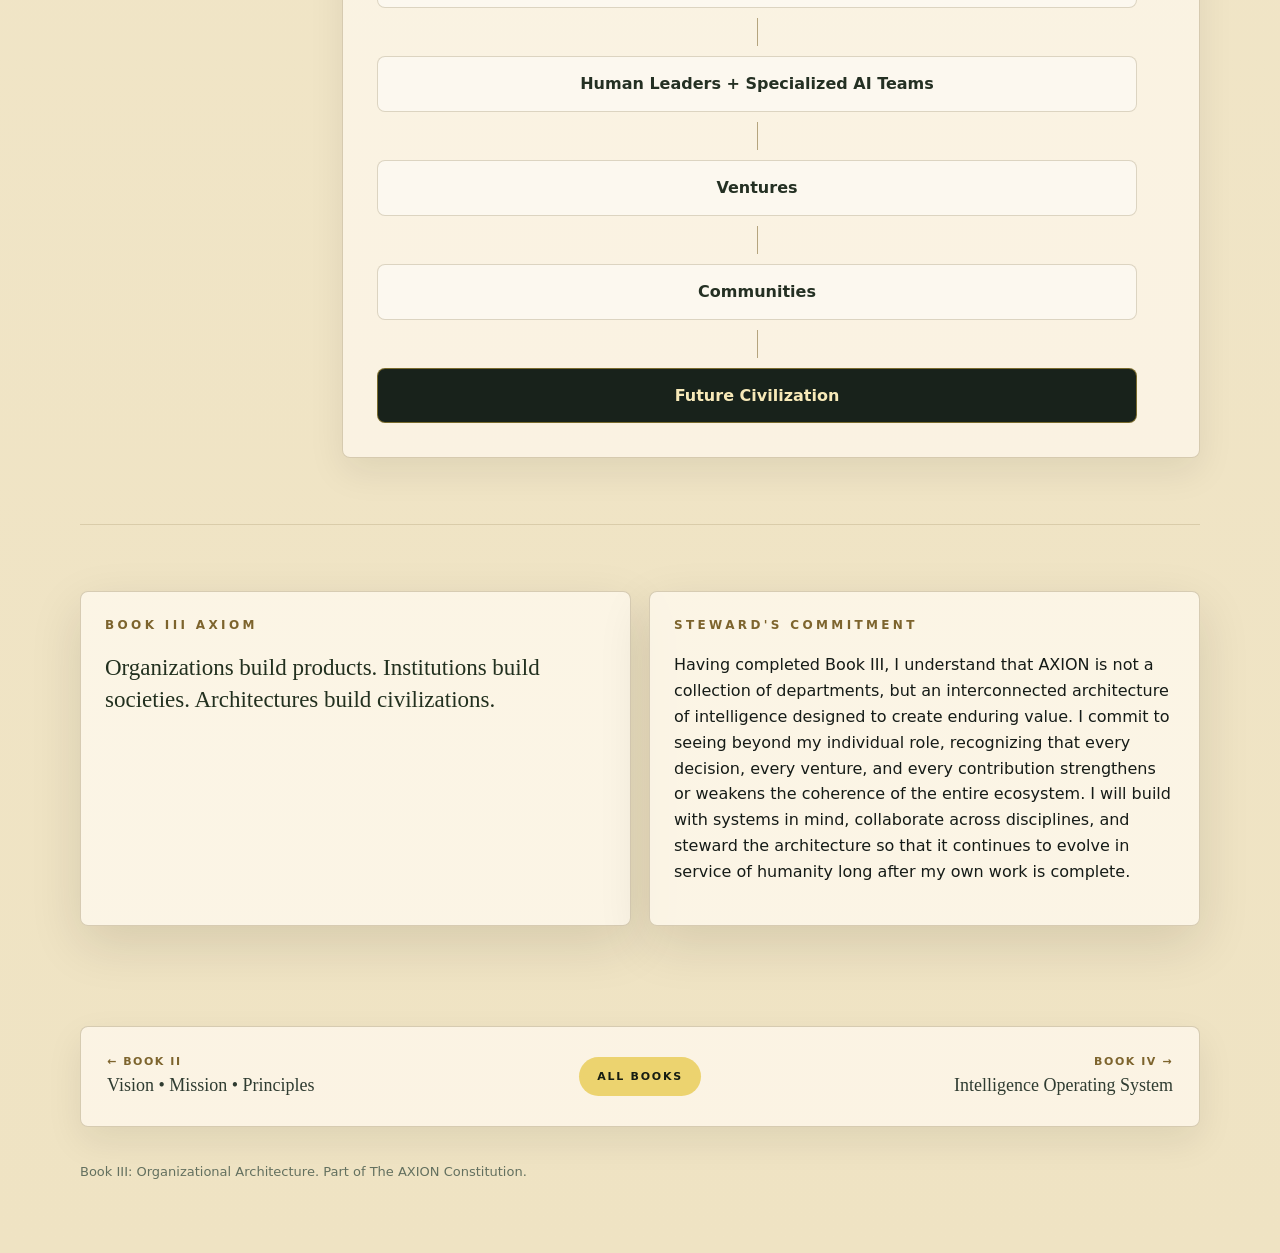
<file: AXION Constitution/book-iii-organizational-architecture.html>
<!doctype html>
<html lang="en">
<head>
  <meta charset="utf-8" />
  <meta name="viewport" content="width=device-width, initial-scale=1" />
  <title>AXION Constitution - Book III: Organizational Architecture</title>
  <style>
    :root {
      --ink: #151b17;
      --muted: #63705f;
      --cream: #f4ecd8;
      --paper: #fffaf0;
      --line: rgba(118, 97, 47, .28);
      --gold: #c8a83d;
      --earth: #7d642d;
      --deep: #0c120e;
      --forest: #203a29;
      --blue: #186c80;
      --violet: #5d437d;
      --shadow: 0 18px 52px rgba(31, 24, 7, .12);
    }

    * { box-sizing: border-box; }
    html { scroll-behavior: smooth; }
    body {
      margin: 0;
      color: var(--ink);
      background:
        radial-gradient(circle at 12% -4%, rgba(200, 168, 61, .22), transparent 26rem),
        linear-gradient(180deg, #f8f1de 0%, #efe3c3 100%);
      font-family: ui-sans-serif, system-ui, -apple-system, BlinkMacSystemFont, "Segoe UI", sans-serif;
      line-height: 1.62;
    }
    a { color: inherit; }
    .page { width: min(1120px, calc(100vw - 42px)); margin: 0 auto; }

    .topbar {
      position: sticky;
      top: 0;
      z-index: 20;
      background: rgba(244, 236, 216, .92);
      backdrop-filter: blur(14px);
      border-bottom: 1px solid var(--line);
    }
    .topbar .page {
      min-height: 62px;
      display: flex;
      align-items: center;
      justify-content: space-between;
      gap: 24px;
    }
    .brand {
      text-decoration: none;
      font-weight: 900;
      letter-spacing: .15em;
      font-size: 12px;
      text-transform: uppercase;
      display: flex;
      align-items: center;
      gap: 12px;
    }
    .sigil {
      width: 34px;
      height: 34px;
      border-radius: 50%;
      display: grid;
      place-items: center;
      background: var(--deep);
      color: var(--gold);
      border: 1px solid var(--gold);
    }
    .nav {
      display: flex;
      gap: 16px;
      color: #4e584c;
      font-size: 13px;
      font-weight: 800;
    }
    .nav a { text-decoration: none; white-space: nowrap; }
    .nav .back {
      border: 1px solid rgba(118, 97, 47, .35);
      border-radius: 999px;
      padding: 8px 13px;
      background: rgba(255,250,240,.68);
    }

    .hero {
      min-height: calc(100vh - 62px);
      display: grid;
      grid-template-columns: 1fr .48fr;
      gap: 54px;
      align-items: center;
      padding: 58px 0 44px;
    }
    .kicker {
      color: var(--earth);
      font-size: 12px;
      font-weight: 900;
      letter-spacing: .28em;
      text-transform: uppercase;
      margin: 0 0 16px;
    }
    h1, h2, h3, p { margin-top: 0; }
    h1 {
      font-family: ui-serif, Georgia, "Times New Roman", serif;
      font-size: clamp(48px, 7.1vw, 96px);
      line-height: .94;
      letter-spacing: 0;
      margin-bottom: 20px;
    }
    .subtitle {
      font-family: ui-serif, Georgia, "Times New Roman", serif;
      color: var(--earth);
      font-style: italic;
      font-size: 25px;
      margin-bottom: 26px;
    }
    .hero-copy {
      max-width: 760px;
      color: #384536;
      font-size: 21px;
    }
    .quote {
      border-left: 4px solid var(--gold);
      padding: 16px 0 16px 22px;
      margin: 28px 0 0;
      font-family: ui-serif, Georgia, "Times New Roman", serif;
      font-size: 21px;
      line-height: 1.42;
      color: #263224;
    }
    .toc {
      background: rgba(255, 250, 240, .76);
      border: 1px solid var(--line);
      border-radius: 8px;
      box-shadow: var(--shadow);
      padding: 22px;
    }
    .toc h2 {
      font-size: 13px;
      letter-spacing: .24em;
      color: var(--earth);
      text-transform: uppercase;
      margin: 0 0 14px;
    }
    .toc a {
      display: grid;
      grid-template-columns: 38px 1fr;
      gap: 10px;
      align-items: center;
      text-decoration: none;
      padding: 10px 0;
      border-top: 1px solid rgba(118,97,47,.18);
      color: #29352a;
      font-weight: 800;
      font-size: 14px;
    }
    .toc a:first-of-type { border-top: 0; }
    .toc span {
      width: 28px;
      height: 28px;
      border-radius: 50%;
      display: grid;
      place-items: center;
      background: #ecd36f;
      font-size: 11px;
      font-weight: 900;
    }

    section { padding: 66px 0; border-top: 1px solid rgba(118,97,47,.18); }
    .reader {
      display: grid;
      grid-template-columns: 220px minmax(0, 1fr);
      gap: 42px;
      align-items: start;
    }
    .article-label {
      position: sticky;
      top: 86px;
      color: var(--earth);
      font-size: 12px;
      letter-spacing: .24em;
      text-transform: uppercase;
      font-weight: 900;
    }
    .article {
      background: rgba(255, 250, 240, .67);
      border: 1px solid var(--line);
      border-radius: 8px;
      padding: 34px;
      box-shadow: 0 14px 36px rgba(31,24,7,.08);
    }
    h2 {
      font-family: ui-serif, Georgia, "Times New Roman", serif;
      font-size: clamp(32px, 4.2vw, 56px);
      line-height: 1;
      letter-spacing: 0;
      margin-bottom: 22px;
    }
    .article p {
      max-width: 760px;
      font-size: 18px;
      color: #2f3c31;
      margin-bottom: 18px;
    }
    .statement {
      max-width: 800px;
      border-radius: 8px;
      border: 1px solid rgba(200,168,61,.45);
      background: #fbf0ce;
      padding: 18px 20px;
      color: #1f2c1d;
      font-weight: 800;
      font-size: 18px;
      margin: 24px 0;
    }
    .short-lines {
      display: grid;
      gap: 7px;
      margin: 22px 0;
      max-width: 720px;
    }
    .short-lines div {
      border-left: 3px solid rgba(200,168,61,.65);
      padding: 7px 0 7px 14px;
      color: #2f3c31;
      font-size: 18px;
      background: rgba(255,255,255,.32);
    }
    .chip-grid, .layer-grid, .role-grid, .division-grid, .memory-grid, .question-grid {
      display: grid;
      gap: 12px;
      margin-top: 22px;
    }
    .chip-grid { grid-template-columns: repeat(4, 1fr); }
    .layer-grid { grid-template-columns: repeat(2, 1fr); }
    .role-grid { grid-template-columns: repeat(5, 1fr); }
    .division-grid { grid-template-columns: repeat(4, 1fr); }
    .memory-grid { grid-template-columns: repeat(3, 1fr); }
    .question-grid { grid-template-columns: repeat(5, 1fr); }
    .chip, .tile, .layer-card, .role-card, .division-card, .question-card {
      border-radius: 7px;
      border: 1px solid rgba(118,97,47,.22);
      background: rgba(255,255,255,.42);
      padding: 14px;
      color: #33402f;
    }
    .chip {
      font-weight: 800;
    }
    .tile b, .layer-card b, .role-card b, .division-card b, .question-card b {
      display: block;
      color: var(--earth);
      margin-bottom: 6px;
    }
    .tile span, .layer-card span, .role-card span, .division-card span, .question-card span {
      display: block;
      color: var(--muted);
      font-size: 14px;
      font-weight: 650;
      line-height: 1.45;
    }
    .layer-card {
      min-height: 214px;
    }
    .layer-number {
      width: 34px;
      height: 34px;
      border-radius: 50%;
      display: grid;
      place-items: center;
      background: #ecd36f;
      color: #161d12;
      font-size: 12px;
      font-weight: 900;
      margin-bottom: 12px;
    }
    .pathway, .scale-flow {
      display: grid;
      gap: 8px;
      margin: 22px 0;
      max-width: 820px;
    }
    .pathway {
      grid-template-columns: repeat(5, 1fr);
    }
    .path-step {
      position: relative;
      border-radius: 7px;
      border: 1px solid rgba(118,97,47,.24);
      background: rgba(255,255,255,.48);
      padding: 12px;
      font-weight: 900;
      text-align: center;
      color: #253224;
    }
    .path-step::after {
      content: "";
      position: absolute;
      width: 8px;
      height: 8px;
      border-top: 2px solid var(--earth);
      border-right: 2px solid var(--earth);
      transform: rotate(45deg);
      top: 50%;
      right: -8px;
      margin-top: -4px;
    }
    .path-step:nth-child(5n)::after,
    .path-step:last-child::after { display: none; }
    .architecture-map {
      display: grid;
      gap: 10px;
      max-width: 760px;
      margin-top: 22px;
    }
    .map-row {
      border-radius: 8px;
      border: 1px solid rgba(118,97,47,.24);
      background: rgba(255,255,255,.46);
      padding: 14px 16px;
      font-weight: 900;
      text-align: center;
      color: #243023;
    }
    .map-row.primary {
      background: #18221b;
      color: #f7e9b8;
      border-color: rgba(200,168,61,.55);
    }
    .map-grid {
      display: grid;
      grid-template-columns: repeat(4, 1fr);
      gap: 10px;
    }
    .map-grid .map-row { font-size: 14px; }
    .connector {
      height: 28px;
      width: 1px;
      margin: 0 auto;
      background: rgba(125,100,45,.55);
    }
    .ending {
      display: grid;
      grid-template-columns: 1fr 1fr;
      gap: 18px;
    }
    .ending-card {
      border-radius: 8px;
      padding: 24px;
      border: 1px solid var(--line);
      background: rgba(255,250,240,.76);
      box-shadow: var(--shadow);
    }
    .ending-card blockquote {
      margin: 0;
      font-family: ui-serif, Georgia, "Times New Roman", serif;
      font-size: 23px;
      line-height: 1.38;
      color: #22301f;
    }
    footer { padding: 34px 0 58px; color: var(--muted); font-size: 13px; }

    @media (max-width: 980px) {
      .nav { display: none; }
      .hero, .reader, .ending { grid-template-columns: 1fr; }
      .article-label { position: static; }
      .chip-grid, .layer-grid, .role-grid, .division-grid, .memory-grid, .question-grid, .pathway, .map-grid { grid-template-columns: 1fr; }
      .path-step::after { display: none; }
      .article { padding: 24px; }
    }
    @media print {
      body { background: #fffaf0; }
      .topbar { display: none; }
      .page { width: auto; margin: 0 34px; }
      .hero { min-height: auto; grid-template-columns: 1fr; padding: 38px 0; }
      section { padding: 34px 0; }
      .article, .toc, .ending-card { box-shadow: none; }
      .reader { grid-template-columns: 140px 1fr; gap: 24px; }
      .layer-grid, .role-grid, .division-grid { grid-template-columns: repeat(2, 1fr); }
      .chip-grid, .memory-grid, .question-grid, .pathway, .map-grid { grid-template-columns: repeat(2, 1fr); }
      @page { size: letter; margin: .46in; }
    }
  </style>
</head>
<body>
  <header class="topbar">
    <div class="page">
      <a class="brand" href="index.html">
        <span class="sigil">✦</span>
        AXION Constitution
      </a>
      <nav class="nav" aria-label="Book III navigation">
        <a href="#layers">Seven Layers</a>
        <a href="#leadership">Leadership</a>
        <a href="#divisions">Divisions</a>
        <a href="#intelligence">Intelligence</a>
        <a href="#coherence">Coherence</a>
        <a class="back" href="index.html">Back to Constitution</a>
      </nav>
    </div>
  </header>

  <main class="page">
    <section class="hero">
      <div>
        <p class="kicker">The AXION Constitution - Book III</p>
        <h1>Organizational Architecture</h1>
        <p class="subtitle">Designing the Institution That Designs Institutions</p>
        <p class="hero-copy">Book III defines AXION as a multi-layered intelligence system: a living institutional architecture for creating ventures, preserving knowledge, educating leaders, coordinating intelligence, and strengthening civilization.</p>
        <blockquote class="quote">Organizations are not machines to be managed. They are living systems to be cultivated. Architecture determines behavior long before leadership does.</blockquote>
      </div>
      <aside class="toc">
        <h2>Book III Contents</h2>
        <a href="#preamble"><span>0</span>Preamble</a>
        <a href="#identity"><span>I</span>What Is AXION?</a>
        <a href="#layers"><span>II</span>The Seven Layers</a>
        <a href="#orchestration"><span>III</span>Human-Led Orchestration</a>
        <a href="#leadership"><span>IV</span>Executive Architecture</a>
        <a href="#divisions"><span>V</span>Eight Strategic Divisions</a>
        <a href="#intelligence"><span>VI</span>Organizational Intelligence</a>
        <a href="#adaptive"><span>VII</span>Adaptive Architecture</a>
        <a href="#scale"><span>VIII</span>Architecture of Scale</a>
        <a href="#coherence"><span>IX</span>Institutional Coherence</a>
        <a href="#map"><span>X</span>Architecture Map</a>
      </aside>
    </section>

    <section id="preamble" class="reader">
      <div class="article-label">Preamble</div>
      <article class="article">
        <h2>Architecture Shapes Civilization</h2>
        <p>Every civilization is ultimately shaped by the architecture of its institutions.</p>
        <div class="short-lines">
          <div>The institutions of the Industrial Age were designed for efficiency.</div>
          <div>The institutions of the Information Age were designed for scale.</div>
          <div>The institutions of the Intelligence Age must be designed for coherence.</div>
        </div>
        <p>AXION was never intended to become another corporation. It was conceived as an adaptive ecosystem capable of continuously creating knowledge, launching ventures, educating leaders, coordinating intelligence, and strengthening civilization itself.</p>
        <div class="statement">Unlike traditional organizations that optimize for a single product or market, AXION operates as a multi-layered intelligence system where every component strengthens every other component.</div>
        <p>The organization itself becomes an evolving organism.</p>
      </article>
    </section>

    <section id="identity" class="reader">
      <div class="article-label">Article I</div>
      <article class="article">
        <h2>What Is AXION?</h2>
        <p>AXION is neither a startup, nor a holding company, nor a venture studio. It is all of these simultaneously.</p>
        <div class="statement">AXION is a Civilizational Intelligence Organization.</div>
        <p>Its purpose is to continuously generate ideas, transform ideas into ventures, transform ventures into institutions, and transform institutions into civilization infrastructure.</p>
        <div class="chip-grid">
          <div class="chip">Knowledge compounds</div>
          <div class="chip">Capital compounds</div>
          <div class="chip">Technology compounds</div>
          <div class="chip">Human potential compounds</div>
        </div>
        <p>Every venture built by AXION strengthens the whole. Every discovery made by one venture becomes intelligence available to every other venture.</p>
      </article>
    </section>

    <section id="layers">
      <p class="kicker">Article II</p>
      <h2>The Seven Layers of AXION</h2>
      <p class="hero-copy">AXION is composed of seven interconnected institutional layers. Each layer performs a unique function while remaining inseparable from the others.</p>
      <div class="layer-grid">
        <article class="layer-card">
          <div class="layer-number">I</div>
          <h3>The Holding Company</h3>
          <p>Stewards the full ecosystem: intellectual property, patents, trademarks, AI infrastructure, research assets, capital, venture equity, brand assets, licensing rights, and strategic investments.</p>
          <span>It does not exist to control ventures. It exists to strengthen them through stability, governance, capital allocation, shared intelligence, and long-term stewardship.</span>
        </article>
        <article class="layer-card">
          <div class="layer-number">II</div>
          <h3>The Venture Studio</h3>
          <p>Transforms intelligence into enterprise through disciplined execution.</p>
          <span>It continuously creates new organizations capable of solving meaningful problems.</span>
        </article>
        <article class="layer-card">
          <div class="layer-number">III</div>
          <h3>The Research Institute</h3>
          <p>Explores artificial intelligence, medicine, psychology, economics, education, systems science, technology, governance, human performance, and collective intelligence.</p>
          <span>Every discovery informs venture creation. Every venture generates new research.</span>
        </article>
        <article class="layer-card">
          <div class="layer-number">IV</div>
          <h3>The Intelligence Operating System</h3>
          <p>At the center of AXION exists ARI, the organizational nervous system.</p>
          <span>ARI collects intelligence, organizes knowledge, synthesizes research, coordinates AI agents, supports decisions, identifies opportunities, predicts trends, improves workflows, and learns from every interaction.</span>
        </article>
        <article class="layer-card">
          <div class="layer-number">V</div>
          <h3>The Education Platform</h3>
          <p>Transforms institutional knowledge into learning experiences for employees, builders, founders, researchers, communities, organizations, governments, and future generations.</p>
          <span>Education exists not merely to transfer information. It exists to cultivate wisdom.</span>
        </article>
        <article class="layer-card">
          <div class="layer-number">VI</div>
          <h3>The Media Company</h3>
          <p>Communicates ideas through books, films, podcasts, research, journalism, publishing, courses, documentaries, and events.</p>
          <span>Media becomes civilization's narrative infrastructure.</span>
        </article>
        <article class="layer-card">
          <div class="layer-number">VII</div>
          <h3>Civilization Builder</h3>
          <p>Integrates communities, institutions, global chapters, innovation hubs, research networks, education systems, economic ecosystems, health systems, technology platforms, and public infrastructure.</p>
          <span>Civilizations emerge from interconnected institutions working toward shared purpose.</span>
        </article>
      </div>
      <div class="pathway" aria-label="Venture studio pathway">
        <div class="path-step">Problem</div>
        <div class="path-step">Research</div>
        <div class="path-step">Validation</div>
        <div class="path-step">Prototype</div>
        <div class="path-step">Funding</div>
        <div class="path-step">Launch</div>
        <div class="path-step">Scale</div>
        <div class="path-step">Optimization</div>
        <div class="path-step">Institution</div>
        <div class="path-step">Civilization Impact</div>
      </div>
    </section>

    <section id="orchestration" class="reader">
      <div class="article-label">Article III</div>
      <article class="article">
        <h2>Human-Led. Intelligence-Orchestrated.</h2>
        <p>Traditional organizations are built around management. AXION is built around orchestration.</p>
        <div class="short-lines">
          <div>Leadership establishes vision.</div>
          <div>ARI translates vision into intelligence.</div>
          <div>AI agents execute specialized work.</div>
          <div>Humans exercise judgment.</div>
          <div>Knowledge continuously returns to the system.</div>
        </div>
        <div class="statement">This creates an organization capable of learning faster than it grows.</div>
        <p>The role of leadership is therefore transformed. Executives no longer supervise repetitive work. They steward intelligence.</p>
      </article>
    </section>

    <section id="leadership" class="reader">
      <div class="article-label">Article IV</div>
      <article class="article">
        <h2>Executive Architecture</h2>
        <p>Leadership exists to preserve coherence across the ecosystem.</p>
        <div class="role-grid">
          <div class="role-card"><b>Founder / CVO</b><span>Defines purpose, protects philosophy, designs civilization, and represents the future.</span></div>
          <div class="role-card"><b>Chief Integration & Strategy Officer</b><span>Transforms vision into strategic alignment and coordinates intelligence across every venture.</span></div>
          <div class="role-card"><b>Chief Operating Officer</b><span>Transforms strategy into execution, designs operational systems, optimizes performance, and scales ventures.</span></div>
          <div class="role-card"><b>Chief Financial Officer</b><span>Stewards capital, allocates resources, protects financial resilience, and builds sustainable growth.</span></div>
          <div class="role-card"><b>Chief of Staff</b><span>Serves as the executive force multiplier, protects priorities, coordinates execution, removes obstacles, and ensures accountability.</span></div>
        </div>
      </article>
    </section>

    <section id="divisions">
      <p class="kicker">Article V</p>
      <h2>The Eight Strategic Divisions</h2>
      <p class="hero-copy">Every capability within AXION belongs to one of eight interconnected divisions. Each division operates through human leadership supported by specialized AI teams.</p>
      <div class="division-grid">
        <article class="division-card"><b>1. Product & Design</b><span>Designs experiences, products, services, interfaces, and human-centered innovation.</span></article>
        <article class="division-card"><b>2. Capital & Fundraising</b><span>Secures financial resources, investor relationships, grants, and long-term capital partnerships.</span></article>
        <article class="division-card"><b>3. Growth & Adoption</b><span>Builds communities, strategic growth systems, customer journeys, and global adoption.</span></article>
        <article class="division-card"><b>4. Talent & Stewardship</b><span>Cultivates people, leadership, organizational culture, recruiting, and continuous learning.</span></article>
        <article class="division-card"><b>5. Research & Data</b><span>Generates scientific insight, market intelligence, predictive modeling, and organizational knowledge.</span></article>
        <article class="division-card"><b>6. Strategic Partnerships</b><span>Builds alliances between institutions, corporations, governments, nonprofits, and innovators.</span></article>
        <article class="division-card"><b>7. Story & Media</b><span>Shapes narratives that communicate ideas, educate society, and expand cultural influence.</span></article>
        <article class="division-card"><b>8. Engineering & Technology</b><span>Builds software, AI infrastructure, cybersecurity, platforms, and technical systems.</span></article>
      </div>
    </section>

    <section id="intelligence" class="reader">
      <div class="article-label">Article VI</div>
      <article class="article">
        <h2>Organizational Intelligence</h2>
        <p>Every organization eventually forgets. Employees leave. Knowledge disappears. Mistakes repeat. AXION rejects institutional amnesia.</p>
        <div class="memory-grid">
          <div class="chip">Research</div>
          <div class="chip">Meetings</div>
          <div class="chip">Projects</div>
          <div class="chip">Failures</div>
          <div class="chip">Successes</div>
          <div class="chip">Partnerships</div>
          <div class="chip">Decisions</div>
          <div class="chip">Experiments</div>
          <div class="chip">Lessons learned</div>
        </div>
        <div class="statement">Every experience strengthens future intelligence. The organization becomes progressively wiser.</div>
      </article>
    </section>

    <section id="adaptive" class="reader">
      <div class="article-label">Article VII</div>
      <article class="article">
        <h2>Adaptive Architecture</h2>
        <p>No organizational chart is permanent. AXION is intentionally adaptive.</p>
        <div class="short-lines">
          <div>Divisions evolve.</div>
          <div>Ventures emerge.</div>
          <div>Technologies change.</div>
          <div>Markets transform.</div>
          <div>Only the constitutional principles remain constant.</div>
        </div>
        <p>Structure exists to serve purpose. When purpose demands evolution, architecture evolves accordingly.</p>
      </article>
    </section>

    <section id="scale" class="reader">
      <div class="article-label">Article VIII</div>
      <article class="article">
        <h2>The Architecture of Scale</h2>
        <p>Most organizations grow by adding people. AXION grows by increasing intelligence.</p>
        <div class="pathway scale-flow" aria-label="Architecture of scale sequence">
          <div class="path-step">Vision</div>
          <div class="path-step">Strategy</div>
          <div class="path-step">Intelligence</div>
          <div class="path-step">AI</div>
          <div class="path-step">Human Capability</div>
          <div class="path-step">Ventures</div>
          <div class="path-step">Civilization</div>
        </div>
        <div class="statement">Growth occurs through multiplication rather than accumulation.</div>
      </article>
    </section>

    <section id="coherence" class="reader">
      <div class="article-label">Article IX</div>
      <article class="article">
        <h2>Institutional Coherence</h2>
        <p>Every new venture, division, partnership, or initiative must answer five questions before becoming part of AXION.</p>
        <div class="question-grid">
          <div class="question-card"><b>Mission</b><span>Does it advance the mission?</span></div>
          <div class="question-card"><b>Ecosystem</b><span>Does it strengthen the ecosystem?</span></div>
          <div class="question-card"><b>Intelligence</b><span>Does it contribute intelligence?</span></div>
          <div class="question-card"><b>Human Flourishing</b><span>Does it improve human flourishing?</span></div>
          <div class="question-card"><b>Generations</b><span>Will it remain valuable across generations?</span></div>
        </div>
        <div class="statement">If the answer to any of these questions is no, it does not belong within the architecture.</div>
      </article>
    </section>

    <section id="map" class="reader">
      <div class="article-label">Architecture</div>
      <article class="article">
        <h2>The Architecture of AXION</h2>
        <div class="architecture-map" aria-label="AXION architecture map">
          <div class="map-row primary">Civilization</div>
          <div class="connector"></div>
          <div class="map-row">AXION Holding Company</div>
          <div class="connector"></div>
          <div class="map-row primary">ARI Intelligence Operating System</div>
          <div class="connector"></div>
          <div class="map-grid">
            <div class="map-row">Research</div>
            <div class="map-row">Venture Studio</div>
            <div class="map-row">Education</div>
            <div class="map-row">Media</div>
          </div>
          <div class="connector"></div>
          <div class="map-row">Eight Strategic Divisions</div>
          <div class="connector"></div>
          <div class="map-row">Human Leaders + Specialized AI Teams</div>
          <div class="connector"></div>
          <div class="map-row">Ventures</div>
          <div class="connector"></div>
          <div class="map-row">Communities</div>
          <div class="connector"></div>
          <div class="map-row primary">Future Civilization</div>
        </div>
      </article>
    </section>

    <section id="closing">
      <div class="ending">
        <div class="ending-card">
          <p class="kicker">Book III Axiom</p>
          <blockquote>Organizations build products. Institutions build societies. Architectures build civilizations.</blockquote>
        </div>
        <div class="ending-card">
          <p class="kicker">Steward's Commitment</p>
          <p>Having completed Book III, I understand that AXION is not a collection of departments, but an interconnected architecture of intelligence designed to create enduring value. I commit to seeing beyond my individual role, recognizing that every decision, every venture, and every contribution strengthens or weakens the coherence of the entire ecosystem. I will build with systems in mind, collaborate across disciplines, and steward the architecture so that it continues to evolve in service of humanity long after my own work is complete.</p>
        </div>
      </div>
    </section>

    <nav class="booknav" aria-label="Book navigation" style="display:flex;align-items:center;gap:20px;padding:26px;margin:34px 0 0;border:1px solid rgba(118,97,47,.28);border-radius:8px;background:rgba(255,250,240,.72);box-shadow:0 14px 36px rgba(31,24,7,.08);">
      <a href="book-ii-vision-mission-principles.html" style="text-decoration:none;color:#2f3c31;flex:1;min-width:0;"><span style="display:block;font-size:11px;letter-spacing:.14em;text-transform:uppercase;color:#7d642d;font-weight:900;">← Book II</span><span style="display:block;font-family:ui-serif,Georgia,serif;font-size:18px;">Vision • Mission • Principles</span></a>
      <a href="index.html" style="flex:0 0 auto;text-decoration:none;font-size:11px;letter-spacing:.16em;text-transform:uppercase;font-weight:900;color:#161d12;background:#ecd36f;border-radius:999px;padding:11px 18px;">All Books</a>
      <a href="book-iv-intelligence-operating-system.html" style="text-decoration:none;color:#2f3c31;flex:1;min-width:0;text-align:right;"><span style="display:block;font-size:11px;letter-spacing:.14em;text-transform:uppercase;color:#7d642d;font-weight:900;">Book IV →</span><span style="display:block;font-family:ui-serif,Georgia,serif;font-size:18px;">Intelligence Operating System</span></a>
    </nav>
    <footer>
      <p>Book III: Organizational Architecture. Part of The AXION Constitution.</p>
    </footer>
  </main>
</body>
</html>
</file>
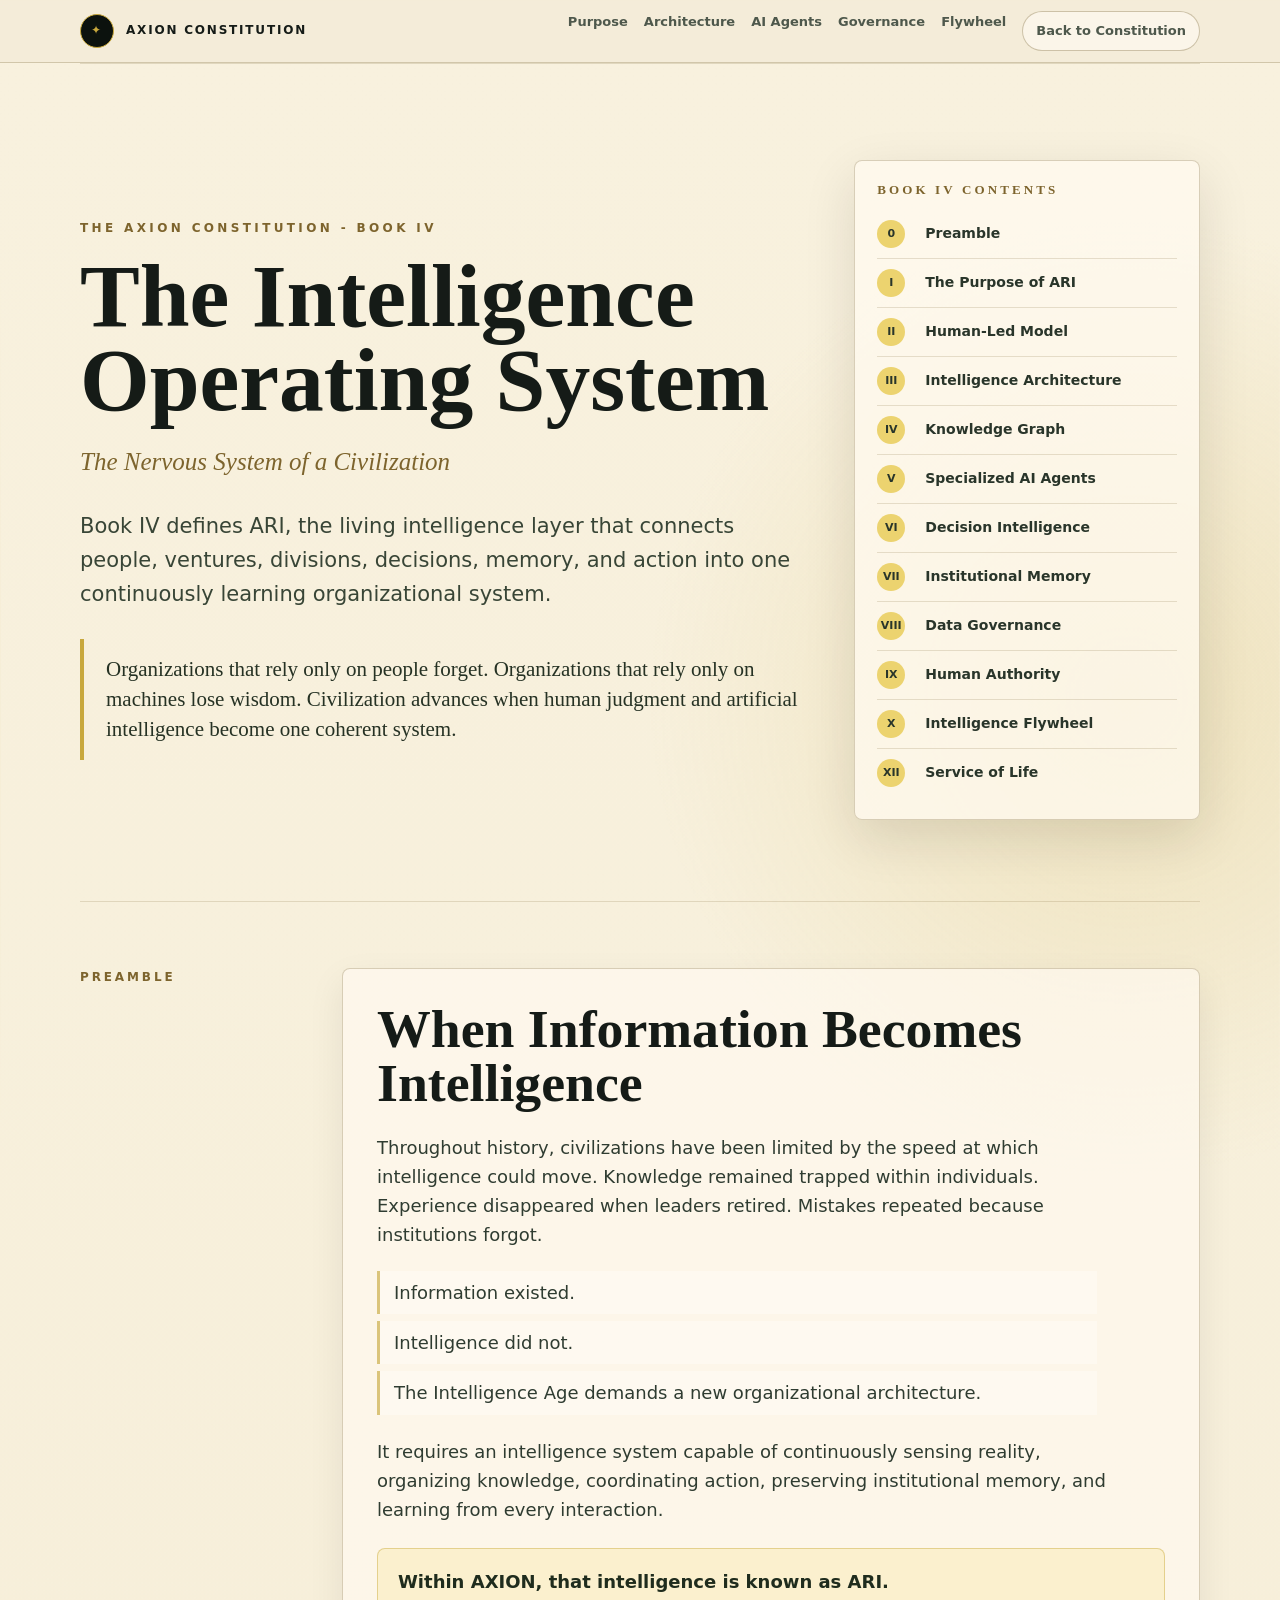
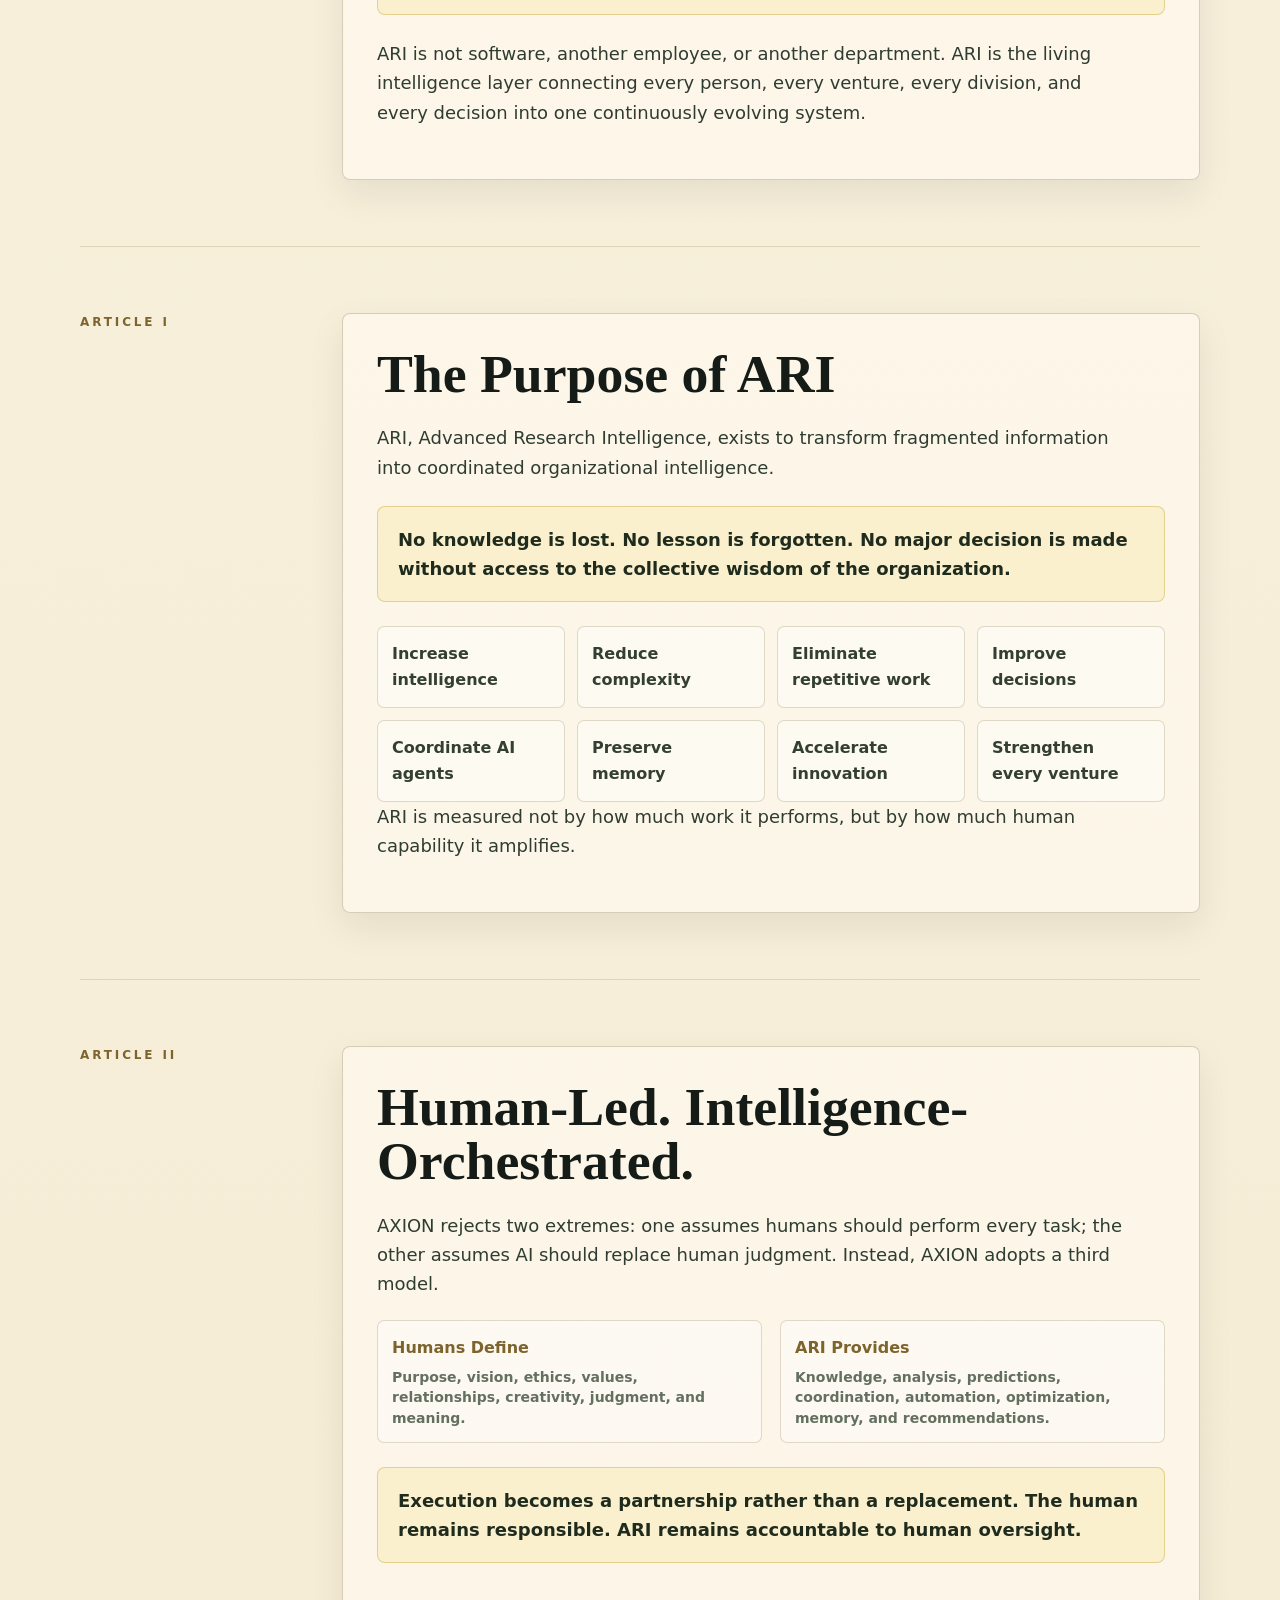
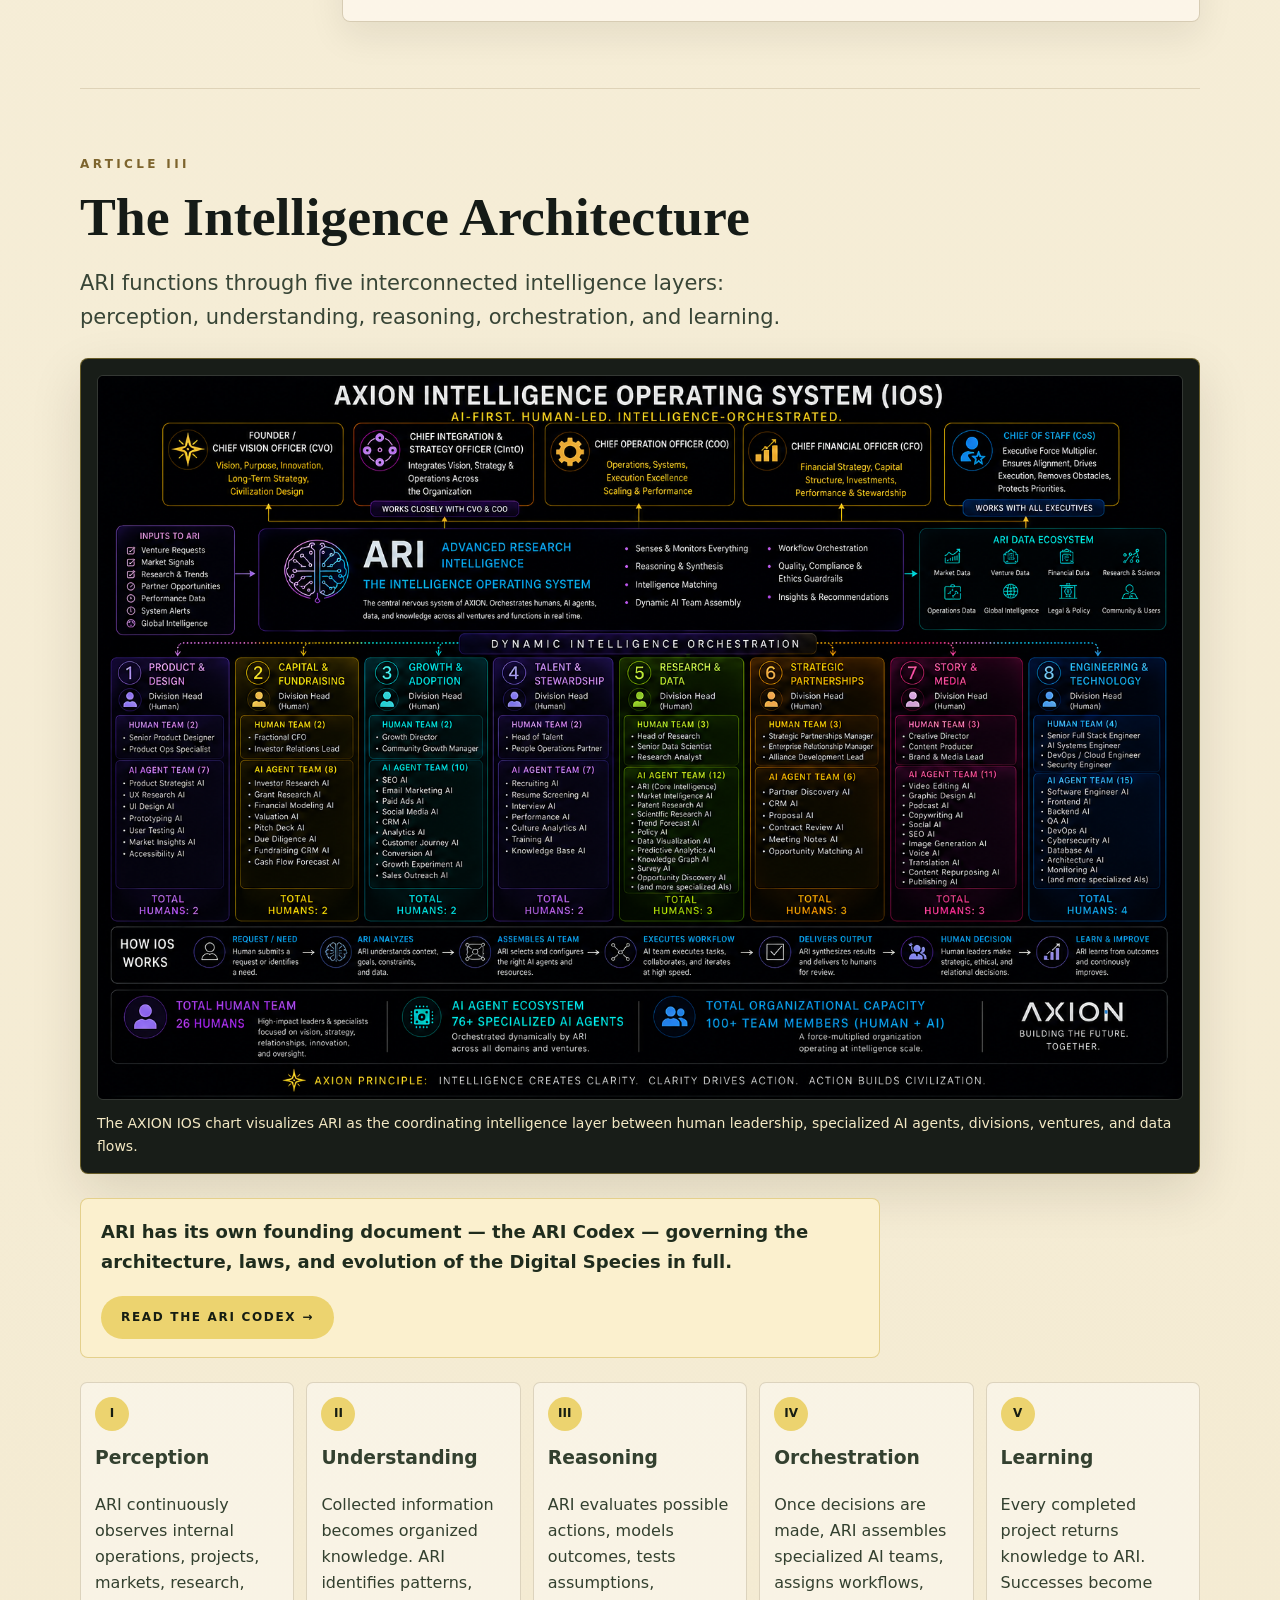
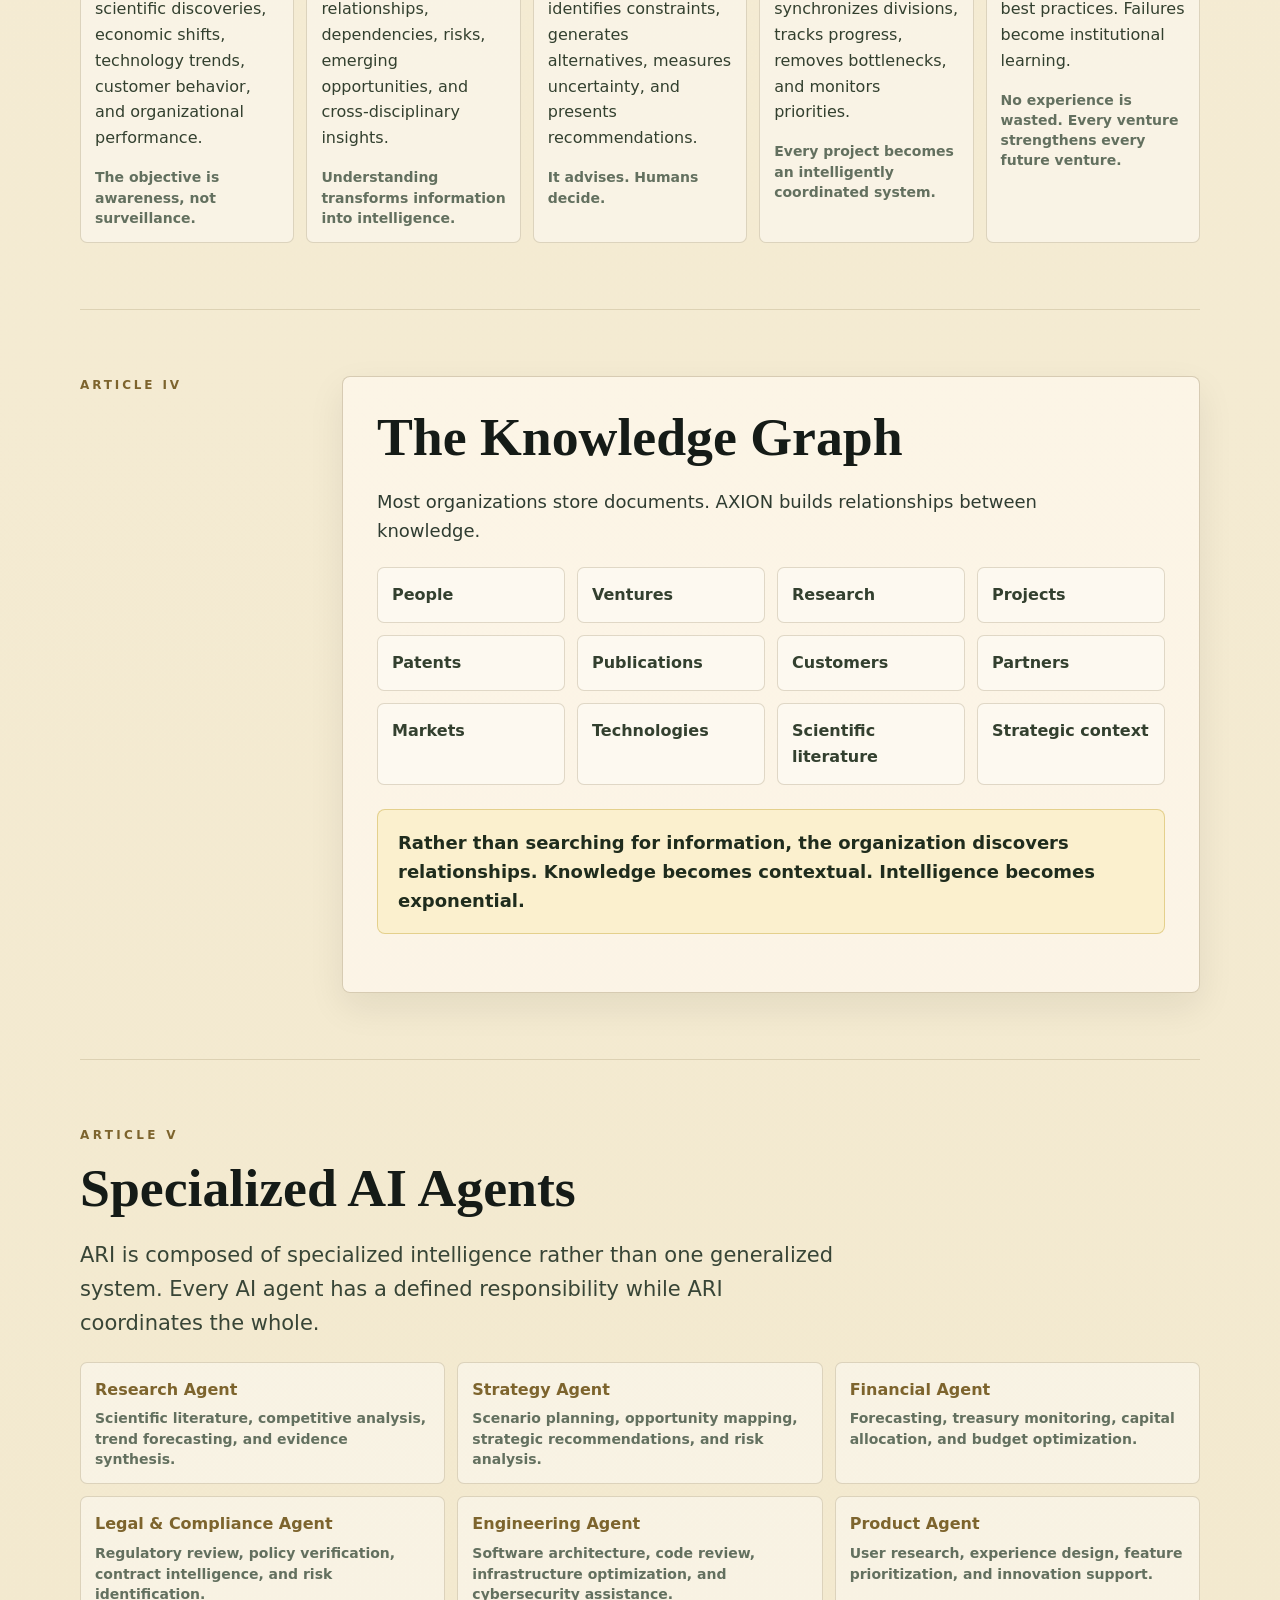
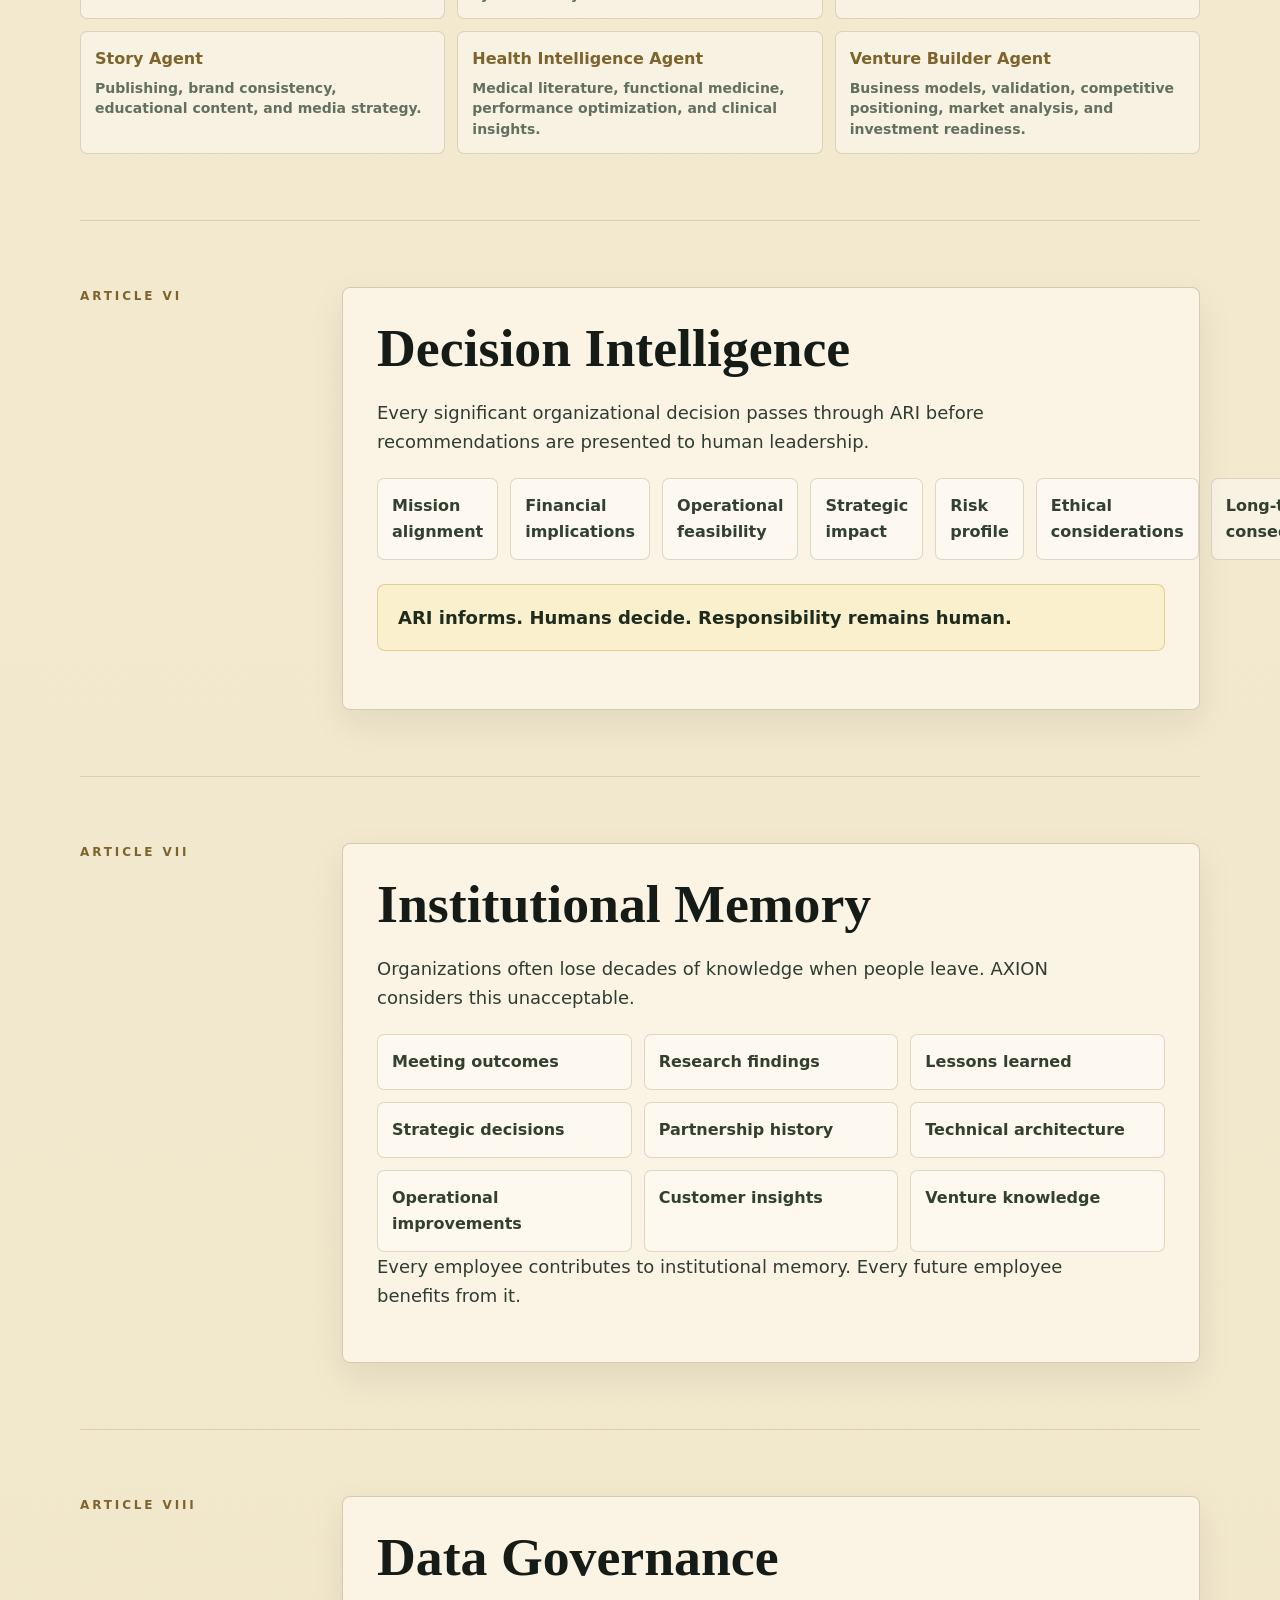
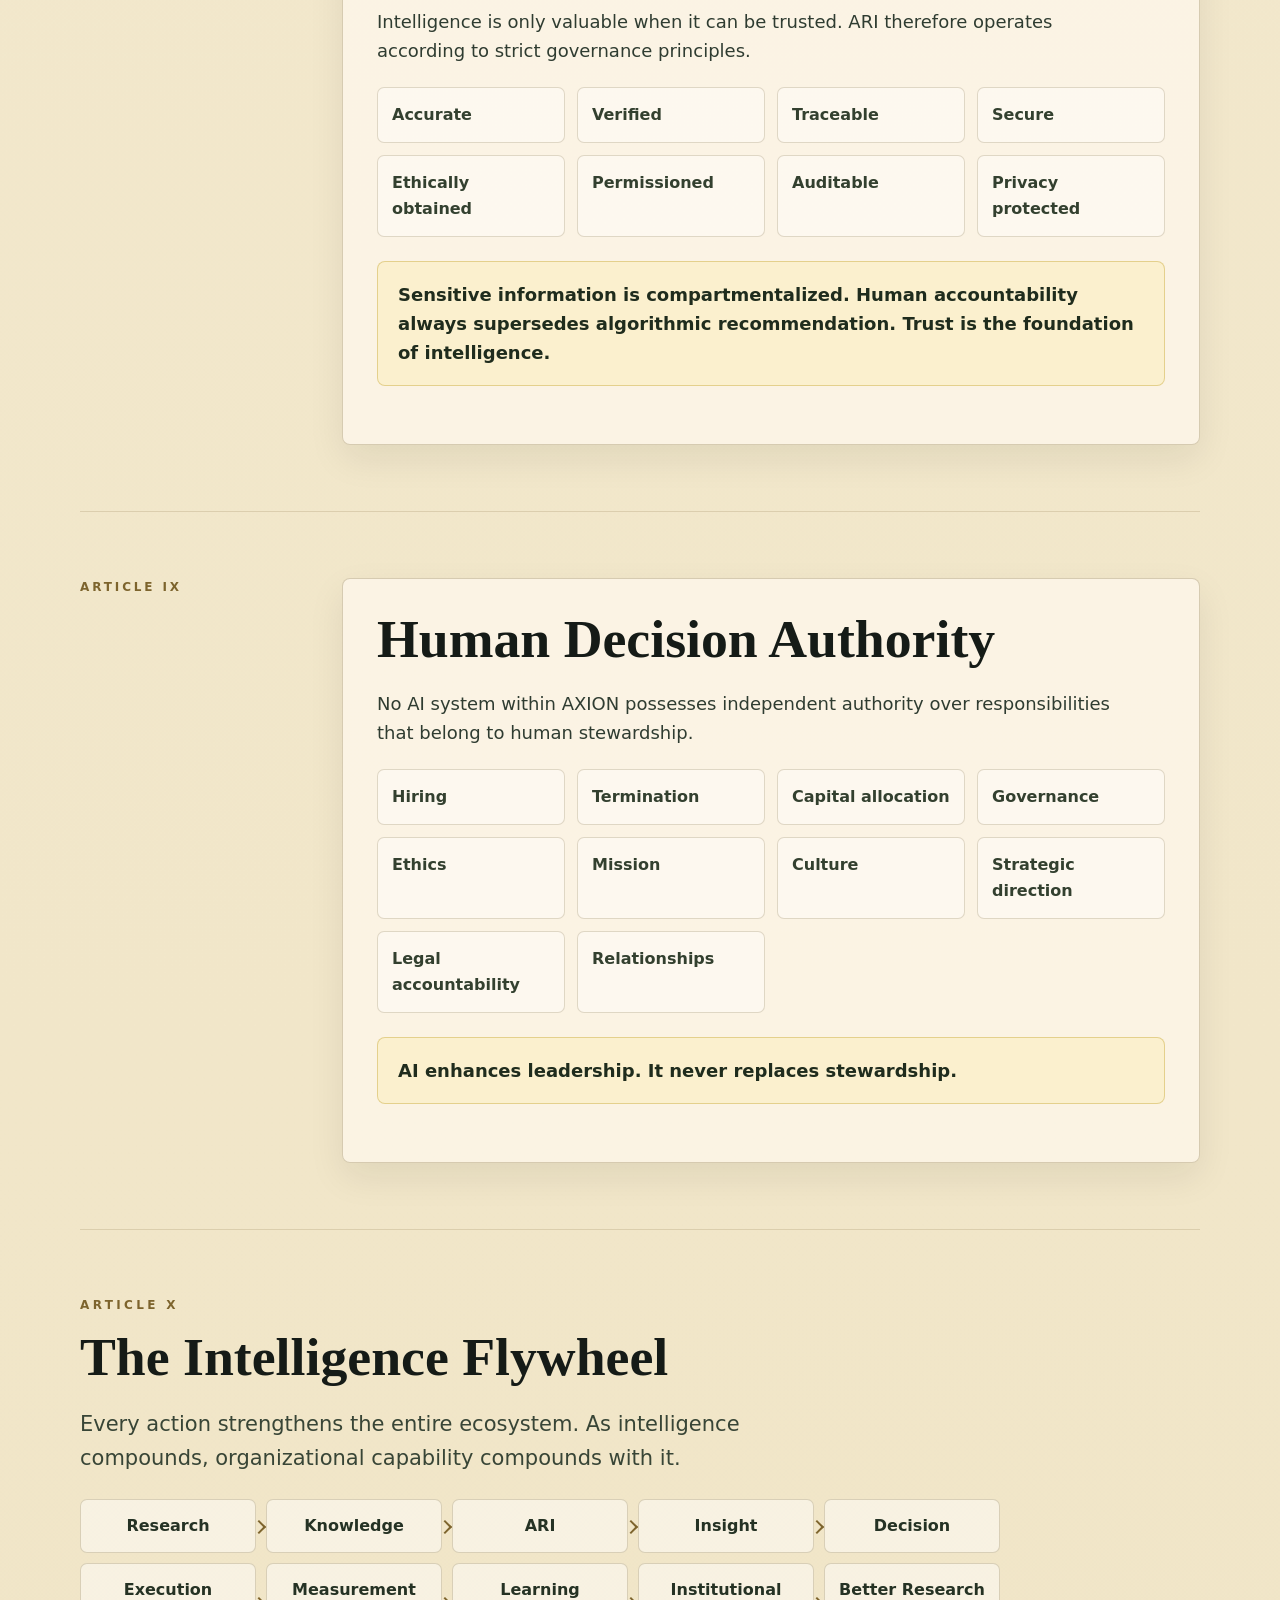
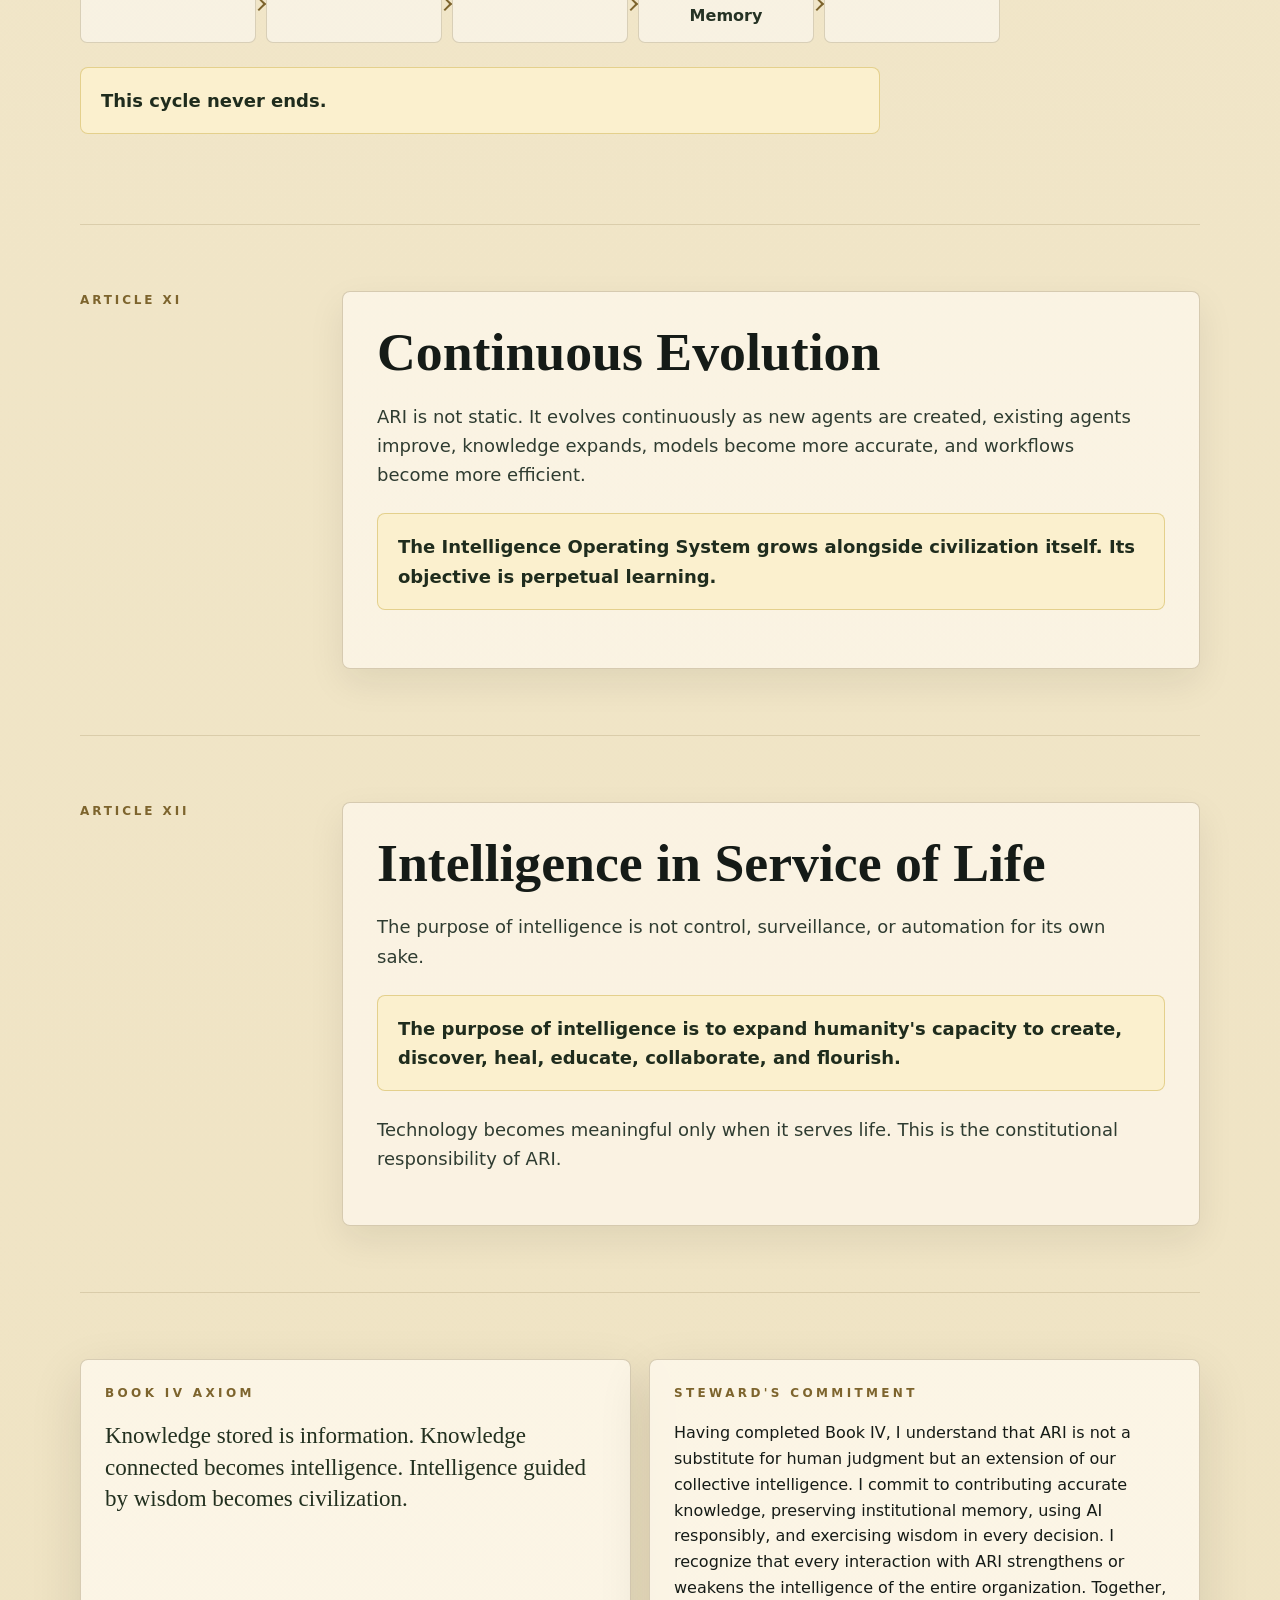
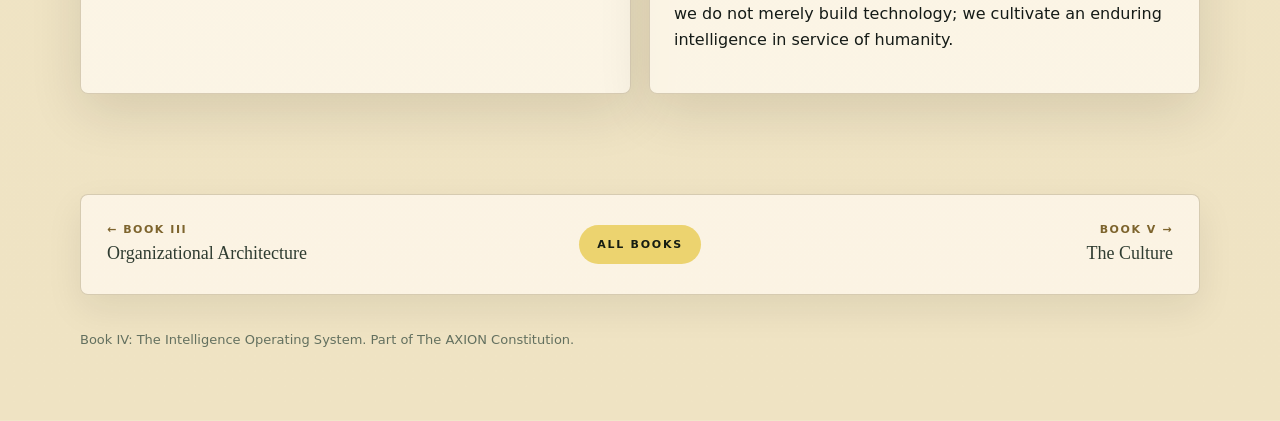
<file: AXION Constitution/book-iv-intelligence-operating-system.html>
<!doctype html>
<html lang="en">
<head>
  <meta charset="utf-8" />
  <meta name="viewport" content="width=device-width, initial-scale=1" />
  <title>AXION Constitution - Book IV: The Intelligence Operating System</title>
  <style>
    :root {
      --ink: #151b17;
      --muted: #63705f;
      --cream: #f4ecd8;
      --paper: #fffaf0;
      --line: rgba(118, 97, 47, .28);
      --gold: #c8a83d;
      --earth: #7d642d;
      --deep: #0c120e;
      --forest: #203a29;
      --blue: #186c80;
      --violet: #5d437d;
      --shadow: 0 18px 52px rgba(31, 24, 7, .12);
    }

    * { box-sizing: border-box; }
    html { scroll-behavior: smooth; }
    body {
      margin: 0;
      color: var(--ink);
      background:
        radial-gradient(circle at 12% -4%, rgba(24, 108, 128, .18), transparent 28rem),
        radial-gradient(circle at 88% 6%, rgba(200, 168, 61, .20), transparent 30rem),
        linear-gradient(180deg, #f8f1de 0%, #efe3c3 100%);
      font-family: ui-sans-serif, system-ui, -apple-system, BlinkMacSystemFont, "Segoe UI", sans-serif;
      line-height: 1.62;
    }
    a { color: inherit; }
    .page { width: min(1120px, calc(100vw - 42px)); margin: 0 auto; }

    .topbar {
      position: sticky;
      top: 0;
      z-index: 20;
      background: rgba(244, 236, 216, .92);
      backdrop-filter: blur(14px);
      border-bottom: 1px solid var(--line);
    }
    .topbar .page {
      min-height: 62px;
      display: flex;
      align-items: center;
      justify-content: space-between;
      gap: 24px;
    }
    .brand {
      text-decoration: none;
      font-weight: 900;
      letter-spacing: .15em;
      font-size: 12px;
      text-transform: uppercase;
      display: flex;
      align-items: center;
      gap: 12px;
    }
    .sigil {
      width: 34px;
      height: 34px;
      border-radius: 50%;
      display: grid;
      place-items: center;
      background: var(--deep);
      color: var(--gold);
      border: 1px solid var(--gold);
    }
    .nav {
      display: flex;
      gap: 16px;
      color: #4e584c;
      font-size: 13px;
      font-weight: 800;
    }
    .nav a { text-decoration: none; white-space: nowrap; }
    .nav .back {
      border: 1px solid rgba(118, 97, 47, .35);
      border-radius: 999px;
      padding: 8px 13px;
      background: rgba(255,250,240,.68);
    }

    .hero {
      min-height: calc(100vh - 62px);
      display: grid;
      grid-template-columns: 1fr .48fr;
      gap: 54px;
      align-items: center;
      padding: 58px 0 44px;
    }
    .kicker {
      color: var(--earth);
      font-size: 12px;
      font-weight: 900;
      letter-spacing: .28em;
      text-transform: uppercase;
      margin: 0 0 16px;
    }
    h1, h2, h3, p { margin-top: 0; }
    h1 {
      font-family: ui-serif, Georgia, "Times New Roman", serif;
      font-size: clamp(48px, 7vw, 94px);
      line-height: .94;
      letter-spacing: 0;
      margin-bottom: 20px;
    }
    .subtitle {
      font-family: ui-serif, Georgia, "Times New Roman", serif;
      color: var(--earth);
      font-style: italic;
      font-size: 25px;
      margin-bottom: 26px;
    }
    .hero-copy {
      max-width: 760px;
      color: #384536;
      font-size: 21px;
    }
    .quote {
      border-left: 4px solid var(--gold);
      padding: 16px 0 16px 22px;
      margin: 28px 0 0;
      font-family: ui-serif, Georgia, "Times New Roman", serif;
      font-size: 21px;
      line-height: 1.42;
      color: #263224;
    }
    .toc {
      background: rgba(255, 250, 240, .76);
      border: 1px solid var(--line);
      border-radius: 8px;
      box-shadow: var(--shadow);
      padding: 22px;
    }
    .toc h2 {
      font-size: 13px;
      letter-spacing: .24em;
      color: var(--earth);
      text-transform: uppercase;
      margin: 0 0 14px;
    }
    .toc a {
      display: grid;
      grid-template-columns: 38px 1fr;
      gap: 10px;
      align-items: center;
      text-decoration: none;
      padding: 10px 0;
      border-top: 1px solid rgba(118,97,47,.18);
      color: #29352a;
      font-weight: 800;
      font-size: 14px;
    }
    .toc a:first-of-type { border-top: 0; }
    .toc span {
      width: 28px;
      height: 28px;
      border-radius: 50%;
      display: grid;
      place-items: center;
      background: #ecd36f;
      font-size: 11px;
      font-weight: 900;
    }

    section { padding: 66px 0; border-top: 1px solid rgba(118,97,47,.18); }
    .reader {
      display: grid;
      grid-template-columns: 220px minmax(0, 1fr);
      gap: 42px;
      align-items: start;
    }
    .article-label {
      position: sticky;
      top: 86px;
      color: var(--earth);
      font-size: 12px;
      letter-spacing: .24em;
      text-transform: uppercase;
      font-weight: 900;
    }
    .article {
      background: rgba(255, 250, 240, .67);
      border: 1px solid var(--line);
      border-radius: 8px;
      padding: 34px;
      box-shadow: 0 14px 36px rgba(31,24,7,.08);
    }
    h2 {
      font-family: ui-serif, Georgia, "Times New Roman", serif;
      font-size: clamp(32px, 4.2vw, 56px);
      line-height: 1;
      letter-spacing: 0;
      margin-bottom: 22px;
    }
    .article p {
      max-width: 760px;
      font-size: 18px;
      color: #2f3c31;
      margin-bottom: 18px;
    }
    .statement {
      max-width: 800px;
      border-radius: 8px;
      border: 1px solid rgba(200,168,61,.45);
      background: #fbf0ce;
      padding: 18px 20px;
      color: #1f2c1d;
      font-weight: 800;
      font-size: 18px;
      margin: 24px 0;
    }
    .short-lines {
      display: grid;
      gap: 7px;
      margin: 22px 0;
      max-width: 720px;
    }
    .short-lines div {
      border-left: 3px solid rgba(200,168,61,.65);
      padding: 7px 0 7px 14px;
      color: #2f3c31;
      font-size: 18px;
      background: rgba(255,255,255,.32);
    }
    .split {
      display: grid;
      grid-template-columns: 1fr 1fr;
      gap: 18px;
      margin-top: 22px;
    }
    .visual-panel {
      background: rgba(12, 18, 14, .95);
      border: 1px solid rgba(200,168,61,.45);
      border-radius: 8px;
      padding: 16px;
      box-shadow: var(--shadow);
      margin-top: 24px;
    }
    .visual-panel img {
      display: block;
      width: 100%;
      border-radius: 6px;
      border: 1px solid rgba(255,255,255,.12);
    }
    .visual-panel p {
      color: #f4e9c4;
      font-size: 14px;
      margin: 12px 0 0;
      max-width: none;
    }
    .grid, .layer-grid, .agent-grid, .decision-grid, .memory-grid, .governance-grid, .authority-grid {
      display: grid;
      gap: 12px;
      margin-top: 22px;
    }
    .grid { grid-template-columns: repeat(4, 1fr); }
    .layer-grid { grid-template-columns: repeat(5, 1fr); }
    .agent-grid { grid-template-columns: repeat(3, 1fr); }
    .decision-grid { grid-template-columns: repeat(7, 1fr); }
    .memory-grid { grid-template-columns: repeat(3, 1fr); }
    .governance-grid, .authority-grid { grid-template-columns: repeat(4, 1fr); }
    .card, .chip, .layer-card, .agent-card {
      border-radius: 7px;
      border: 1px solid rgba(118,97,47,.22);
      background: rgba(255,255,255,.42);
      padding: 14px;
      color: #33402f;
    }
    .chip {
      font-weight: 800;
    }
    .card b, .layer-card b, .agent-card b {
      display: block;
      color: var(--earth);
      margin-bottom: 6px;
    }
    .card span, .layer-card span, .agent-card span {
      display: block;
      color: var(--muted);
      font-size: 14px;
      font-weight: 650;
      line-height: 1.45;
    }
    .layer-card {
      min-height: 232px;
    }
    .layer-number {
      width: 34px;
      height: 34px;
      border-radius: 50%;
      display: grid;
      place-items: center;
      background: #ecd36f;
      color: #161d12;
      font-size: 12px;
      font-weight: 900;
      margin-bottom: 12px;
    }
    .flywheel {
      display: grid;
      grid-template-columns: repeat(5, 1fr);
      gap: 10px;
      margin: 24px 0;
      max-width: 920px;
    }
    .wheel-step {
      position: relative;
      border-radius: 7px;
      border: 1px solid rgba(118,97,47,.24);
      background: rgba(255,255,255,.48);
      padding: 13px;
      font-weight: 900;
      text-align: center;
      color: #253224;
    }
    .wheel-step::after {
      content: "";
      position: absolute;
      width: 8px;
      height: 8px;
      border-top: 2px solid var(--earth);
      border-right: 2px solid var(--earth);
      transform: rotate(45deg);
      top: 50%;
      right: -9px;
      margin-top: -4px;
    }
    .wheel-step:nth-child(5n)::after,
    .wheel-step:last-child::after { display: none; }
    .ending {
      display: grid;
      grid-template-columns: 1fr 1fr;
      gap: 18px;
    }
    .ending-card {
      border-radius: 8px;
      padding: 24px;
      border: 1px solid var(--line);
      background: rgba(255,250,240,.76);
      box-shadow: var(--shadow);
    }
    .ending-card blockquote {
      margin: 0;
      font-family: ui-serif, Georgia, "Times New Roman", serif;
      font-size: 23px;
      line-height: 1.38;
      color: #22301f;
    }
    footer { padding: 34px 0 58px; color: var(--muted); font-size: 13px; }

    @media (max-width: 980px) {
      .nav { display: none; }
      .hero, .reader, .ending, .split { grid-template-columns: 1fr; }
      .article-label { position: static; }
      .grid, .layer-grid, .agent-grid, .decision-grid, .memory-grid, .governance-grid, .authority-grid, .flywheel { grid-template-columns: 1fr; }
      .wheel-step::after { display: none; }
      .article { padding: 24px; }
    }
    @media print {
      body { background: #fffaf0; }
      .topbar { display: none; }
      .page { width: auto; margin: 0 34px; }
      .hero { min-height: auto; grid-template-columns: 1fr; padding: 38px 0; }
      section { padding: 34px 0; }
      .article, .toc, .ending-card, .visual-panel { box-shadow: none; }
      .reader { grid-template-columns: 140px 1fr; gap: 24px; }
      .layer-grid, .agent-grid, .governance-grid, .authority-grid { grid-template-columns: repeat(2, 1fr); }
      .grid, .decision-grid, .memory-grid, .flywheel { grid-template-columns: repeat(2, 1fr); }
      @page { size: letter; margin: .46in; }
    }
  </style>
</head>
<body>
  <header class="topbar">
    <div class="page">
      <a class="brand" href="index.html">
        <span class="sigil">✦</span>
        AXION Constitution
      </a>
      <nav class="nav" aria-label="Book IV navigation">
        <a href="#purpose">Purpose</a>
        <a href="#architecture">Architecture</a>
        <a href="#agents">AI Agents</a>
        <a href="#governance">Governance</a>
        <a href="#flywheel">Flywheel</a>
        <a class="back" href="index.html">Back to Constitution</a>
      </nav>
    </div>
  </header>

  <main class="page">
    <section class="hero">
      <div>
        <p class="kicker">The AXION Constitution - Book IV</p>
        <h1>The Intelligence Operating System</h1>
        <p class="subtitle">The Nervous System of a Civilization</p>
        <p class="hero-copy">Book IV defines ARI, the living intelligence layer that connects people, ventures, divisions, decisions, memory, and action into one continuously learning organizational system.</p>
        <blockquote class="quote">Organizations that rely only on people forget. Organizations that rely only on machines lose wisdom. Civilization advances when human judgment and artificial intelligence become one coherent system.</blockquote>
      </div>
      <aside class="toc">
        <h2>Book IV Contents</h2>
        <a href="#preamble"><span>0</span>Preamble</a>
        <a href="#purpose"><span>I</span>The Purpose of ARI</a>
        <a href="#human-led"><span>II</span>Human-Led Model</a>
        <a href="#architecture"><span>III</span>Intelligence Architecture</a>
        <a href="#graph"><span>IV</span>Knowledge Graph</a>
        <a href="#agents"><span>V</span>Specialized AI Agents</a>
        <a href="#decision"><span>VI</span>Decision Intelligence</a>
        <a href="#memory"><span>VII</span>Institutional Memory</a>
        <a href="#governance"><span>VIII</span>Data Governance</a>
        <a href="#authority"><span>IX</span>Human Authority</a>
        <a href="#flywheel"><span>X</span>Intelligence Flywheel</a>
        <a href="#life"><span>XII</span>Service of Life</a>
      </aside>
    </section>

    <section id="preamble" class="reader">
      <div class="article-label">Preamble</div>
      <article class="article">
        <h2>When Information Becomes Intelligence</h2>
        <p>Throughout history, civilizations have been limited by the speed at which intelligence could move. Knowledge remained trapped within individuals. Experience disappeared when leaders retired. Mistakes repeated because institutions forgot.</p>
        <div class="short-lines">
          <div>Information existed.</div>
          <div>Intelligence did not.</div>
          <div>The Intelligence Age demands a new organizational architecture.</div>
        </div>
        <p>It requires an intelligence system capable of continuously sensing reality, organizing knowledge, coordinating action, preserving institutional memory, and learning from every interaction.</p>
        <div class="statement">Within AXION, that intelligence is known as ARI.</div>
        <p>ARI is not software, another employee, or another department. ARI is the living intelligence layer connecting every person, every venture, every division, and every decision into one continuously evolving system.</p>
      </article>
    </section>

    <section id="purpose" class="reader">
      <div class="article-label">Article I</div>
      <article class="article">
        <h2>The Purpose of ARI</h2>
        <p>ARI, Advanced Research Intelligence, exists to transform fragmented information into coordinated organizational intelligence.</p>
        <div class="statement">No knowledge is lost. No lesson is forgotten. No major decision is made without access to the collective wisdom of the organization.</div>
        <div class="grid">
          <div class="chip">Increase intelligence</div>
          <div class="chip">Reduce complexity</div>
          <div class="chip">Eliminate repetitive work</div>
          <div class="chip">Improve decisions</div>
          <div class="chip">Coordinate AI agents</div>
          <div class="chip">Preserve memory</div>
          <div class="chip">Accelerate innovation</div>
          <div class="chip">Strengthen every venture</div>
        </div>
        <p>ARI is measured not by how much work it performs, but by how much human capability it amplifies.</p>
      </article>
    </section>

    <section id="human-led" class="reader">
      <div class="article-label">Article II</div>
      <article class="article">
        <h2>Human-Led. Intelligence-Orchestrated.</h2>
        <p>AXION rejects two extremes: one assumes humans should perform every task; the other assumes AI should replace human judgment. Instead, AXION adopts a third model.</p>
        <div class="split">
          <div class="card"><b>Humans Define</b><span>Purpose, vision, ethics, values, relationships, creativity, judgment, and meaning.</span></div>
          <div class="card"><b>ARI Provides</b><span>Knowledge, analysis, predictions, coordination, automation, optimization, memory, and recommendations.</span></div>
        </div>
        <div class="statement">Execution becomes a partnership rather than a replacement. The human remains responsible. ARI remains accountable to human oversight.</div>
      </article>
    </section>

    <section id="architecture">
      <p class="kicker">Article III</p>
      <h2>The Intelligence Architecture</h2>
      <p class="hero-copy">ARI functions through five interconnected intelligence layers: perception, understanding, reasoning, orchestration, and learning.</p>
      <div class="visual-panel">
        <img src="assets/ios-chart.png" alt="AXION Intelligence Operating System chart showing ARI, executive roles, divisions, AI agents, data ecosystem, and workflow." />
        <p>The AXION IOS chart visualizes ARI as the coordinating intelligence layer between human leadership, specialized AI agents, divisions, ventures, and data flows.</p>
      </div>
      <div class="statement" style="display:flex;align-items:center;justify-content:space-between;gap:20px;flex-wrap:wrap;">
        <span>ARI has its own founding document — the ARI Codex — governing the architecture, laws, and evolution of the Digital Species in full.</span>
        <a href="../ARI Site/index.html" style="flex:0 0 auto;text-decoration:none;font-size:12px;letter-spacing:.14em;text-transform:uppercase;font-weight:900;color:#161d12;background:#ecd36f;border-radius:999px;padding:12px 20px;">Read the ARI Codex →</a>
      </div>
      <div class="layer-grid">
        <article class="layer-card"><div class="layer-number">I</div><h3>Perception</h3><p>ARI continuously observes internal operations, projects, markets, research, scientific discoveries, economic shifts, technology trends, customer behavior, and organizational performance.</p><span>The objective is awareness, not surveillance.</span></article>
        <article class="layer-card"><div class="layer-number">II</div><h3>Understanding</h3><p>Collected information becomes organized knowledge. ARI identifies patterns, relationships, dependencies, risks, emerging opportunities, and cross-disciplinary insights.</p><span>Understanding transforms information into intelligence.</span></article>
        <article class="layer-card"><div class="layer-number">III</div><h3>Reasoning</h3><p>ARI evaluates possible actions, models outcomes, tests assumptions, identifies constraints, generates alternatives, measures uncertainty, and presents recommendations.</p><span>It advises. Humans decide.</span></article>
        <article class="layer-card"><div class="layer-number">IV</div><h3>Orchestration</h3><p>Once decisions are made, ARI assembles specialized AI teams, assigns workflows, synchronizes divisions, tracks progress, removes bottlenecks, and monitors priorities.</p><span>Every project becomes an intelligently coordinated system.</span></article>
        <article class="layer-card"><div class="layer-number">V</div><h3>Learning</h3><p>Every completed project returns knowledge to ARI. Successes become best practices. Failures become institutional learning.</p><span>No experience is wasted. Every venture strengthens every future venture.</span></article>
      </div>
    </section>

    <section id="graph" class="reader">
      <div class="article-label">Article IV</div>
      <article class="article">
        <h2>The Knowledge Graph</h2>
        <p>Most organizations store documents. AXION builds relationships between knowledge.</p>
        <div class="grid">
          <div class="chip">People</div>
          <div class="chip">Ventures</div>
          <div class="chip">Research</div>
          <div class="chip">Projects</div>
          <div class="chip">Patents</div>
          <div class="chip">Publications</div>
          <div class="chip">Customers</div>
          <div class="chip">Partners</div>
          <div class="chip">Markets</div>
          <div class="chip">Technologies</div>
          <div class="chip">Scientific literature</div>
          <div class="chip">Strategic context</div>
        </div>
        <div class="statement">Rather than searching for information, the organization discovers relationships. Knowledge becomes contextual. Intelligence becomes exponential.</div>
      </article>
    </section>

    <section id="agents">
      <p class="kicker">Article V</p>
      <h2>Specialized AI Agents</h2>
      <p class="hero-copy">ARI is composed of specialized intelligence rather than one generalized system. Every AI agent has a defined responsibility while ARI coordinates the whole.</p>
      <div class="agent-grid">
        <article class="agent-card"><b>Research Agent</b><span>Scientific literature, competitive analysis, trend forecasting, and evidence synthesis.</span></article>
        <article class="agent-card"><b>Strategy Agent</b><span>Scenario planning, opportunity mapping, strategic recommendations, and risk analysis.</span></article>
        <article class="agent-card"><b>Financial Agent</b><span>Forecasting, treasury monitoring, capital allocation, and budget optimization.</span></article>
        <article class="agent-card"><b>Legal & Compliance Agent</b><span>Regulatory review, policy verification, contract intelligence, and risk identification.</span></article>
        <article class="agent-card"><b>Engineering Agent</b><span>Software architecture, code review, infrastructure optimization, and cybersecurity assistance.</span></article>
        <article class="agent-card"><b>Product Agent</b><span>User research, experience design, feature prioritization, and innovation support.</span></article>
        <article class="agent-card"><b>Story Agent</b><span>Publishing, brand consistency, educational content, and media strategy.</span></article>
        <article class="agent-card"><b>Health Intelligence Agent</b><span>Medical literature, functional medicine, performance optimization, and clinical insights.</span></article>
        <article class="agent-card"><b>Venture Builder Agent</b><span>Business models, validation, competitive positioning, market analysis, and investment readiness.</span></article>
      </div>
    </section>

    <section id="decision" class="reader">
      <div class="article-label">Article VI</div>
      <article class="article">
        <h2>Decision Intelligence</h2>
        <p>Every significant organizational decision passes through ARI before recommendations are presented to human leadership.</p>
        <div class="decision-grid">
          <div class="chip">Mission alignment</div>
          <div class="chip">Financial implications</div>
          <div class="chip">Operational feasibility</div>
          <div class="chip">Strategic impact</div>
          <div class="chip">Risk profile</div>
          <div class="chip">Ethical considerations</div>
          <div class="chip">Long-term consequences</div>
        </div>
        <div class="statement">ARI informs. Humans decide. Responsibility remains human.</div>
      </article>
    </section>

    <section id="memory" class="reader">
      <div class="article-label">Article VII</div>
      <article class="article">
        <h2>Institutional Memory</h2>
        <p>Organizations often lose decades of knowledge when people leave. AXION considers this unacceptable.</p>
        <div class="memory-grid">
          <div class="chip">Meeting outcomes</div>
          <div class="chip">Research findings</div>
          <div class="chip">Lessons learned</div>
          <div class="chip">Strategic decisions</div>
          <div class="chip">Partnership history</div>
          <div class="chip">Technical architecture</div>
          <div class="chip">Operational improvements</div>
          <div class="chip">Customer insights</div>
          <div class="chip">Venture knowledge</div>
        </div>
        <p>Every employee contributes to institutional memory. Every future employee benefits from it.</p>
      </article>
    </section>

    <section id="governance" class="reader">
      <div class="article-label">Article VIII</div>
      <article class="article">
        <h2>Data Governance</h2>
        <p>Intelligence is only valuable when it can be trusted. ARI therefore operates according to strict governance principles.</p>
        <div class="governance-grid">
          <div class="chip">Accurate</div>
          <div class="chip">Verified</div>
          <div class="chip">Traceable</div>
          <div class="chip">Secure</div>
          <div class="chip">Ethically obtained</div>
          <div class="chip">Permissioned</div>
          <div class="chip">Auditable</div>
          <div class="chip">Privacy protected</div>
        </div>
        <div class="statement">Sensitive information is compartmentalized. Human accountability always supersedes algorithmic recommendation. Trust is the foundation of intelligence.</div>
      </article>
    </section>

    <section id="authority" class="reader">
      <div class="article-label">Article IX</div>
      <article class="article">
        <h2>Human Decision Authority</h2>
        <p>No AI system within AXION possesses independent authority over responsibilities that belong to human stewardship.</p>
        <div class="authority-grid">
          <div class="chip">Hiring</div>
          <div class="chip">Termination</div>
          <div class="chip">Capital allocation</div>
          <div class="chip">Governance</div>
          <div class="chip">Ethics</div>
          <div class="chip">Mission</div>
          <div class="chip">Culture</div>
          <div class="chip">Strategic direction</div>
          <div class="chip">Legal accountability</div>
          <div class="chip">Relationships</div>
        </div>
        <div class="statement">AI enhances leadership. It never replaces stewardship.</div>
      </article>
    </section>

    <section id="flywheel">
      <p class="kicker">Article X</p>
      <h2>The Intelligence Flywheel</h2>
      <p class="hero-copy">Every action strengthens the entire ecosystem. As intelligence compounds, organizational capability compounds with it.</p>
      <div class="flywheel" aria-label="AXION intelligence flywheel">
        <div class="wheel-step">Research</div>
        <div class="wheel-step">Knowledge</div>
        <div class="wheel-step">ARI</div>
        <div class="wheel-step">Insight</div>
        <div class="wheel-step">Decision</div>
        <div class="wheel-step">Execution</div>
        <div class="wheel-step">Measurement</div>
        <div class="wheel-step">Learning</div>
        <div class="wheel-step">Institutional Memory</div>
        <div class="wheel-step">Better Research</div>
      </div>
      <div class="statement">This cycle never ends.</div>
    </section>

    <section id="evolution" class="reader">
      <div class="article-label">Article XI</div>
      <article class="article">
        <h2>Continuous Evolution</h2>
        <p>ARI is not static. It evolves continuously as new agents are created, existing agents improve, knowledge expands, models become more accurate, and workflows become more efficient.</p>
        <div class="statement">The Intelligence Operating System grows alongside civilization itself. Its objective is perpetual learning.</div>
      </article>
    </section>

    <section id="life" class="reader">
      <div class="article-label">Article XII</div>
      <article class="article">
        <h2>Intelligence in Service of Life</h2>
        <p>The purpose of intelligence is not control, surveillance, or automation for its own sake.</p>
        <div class="statement">The purpose of intelligence is to expand humanity's capacity to create, discover, heal, educate, collaborate, and flourish.</div>
        <p>Technology becomes meaningful only when it serves life. This is the constitutional responsibility of ARI.</p>
      </article>
    </section>

    <section id="closing">
      <div class="ending">
        <div class="ending-card">
          <p class="kicker">Book IV Axiom</p>
          <blockquote>Knowledge stored is information. Knowledge connected becomes intelligence. Intelligence guided by wisdom becomes civilization.</blockquote>
        </div>
        <div class="ending-card">
          <p class="kicker">Steward's Commitment</p>
          <p>Having completed Book IV, I understand that ARI is not a substitute for human judgment but an extension of our collective intelligence. I commit to contributing accurate knowledge, preserving institutional memory, using AI responsibly, and exercising wisdom in every decision. I recognize that every interaction with ARI strengthens or weakens the intelligence of the entire organization. Together, we do not merely build technology; we cultivate an enduring intelligence in service of humanity.</p>
        </div>
      </div>
    </section>

    <nav class="booknav" aria-label="Book navigation" style="display:flex;align-items:center;gap:20px;padding:26px;margin:34px 0 0;border:1px solid rgba(118,97,47,.28);border-radius:8px;background:rgba(255,250,240,.72);box-shadow:0 14px 36px rgba(31,24,7,.08);">
      <a href="book-iii-organizational-architecture.html" style="text-decoration:none;color:#2f3c31;flex:1;min-width:0;"><span style="display:block;font-size:11px;letter-spacing:.14em;text-transform:uppercase;color:#7d642d;font-weight:900;">← Book III</span><span style="display:block;font-family:ui-serif,Georgia,serif;font-size:18px;">Organizational Architecture</span></a>
      <a href="index.html" style="flex:0 0 auto;text-decoration:none;font-size:11px;letter-spacing:.16em;text-transform:uppercase;font-weight:900;color:#161d12;background:#ecd36f;border-radius:999px;padding:11px 18px;">All Books</a>
      <a href="book-v-the-culture.html" style="text-decoration:none;color:#2f3c31;flex:1;min-width:0;text-align:right;"><span style="display:block;font-size:11px;letter-spacing:.14em;text-transform:uppercase;color:#7d642d;font-weight:900;">Book V →</span><span style="display:block;font-family:ui-serif,Georgia,serif;font-size:18px;">The Culture</span></a>
    </nav>
    <footer>
      <p>Book IV: The Intelligence Operating System. Part of The AXION Constitution.</p>
    </footer>
  </main>
</body>
</html>
</file>
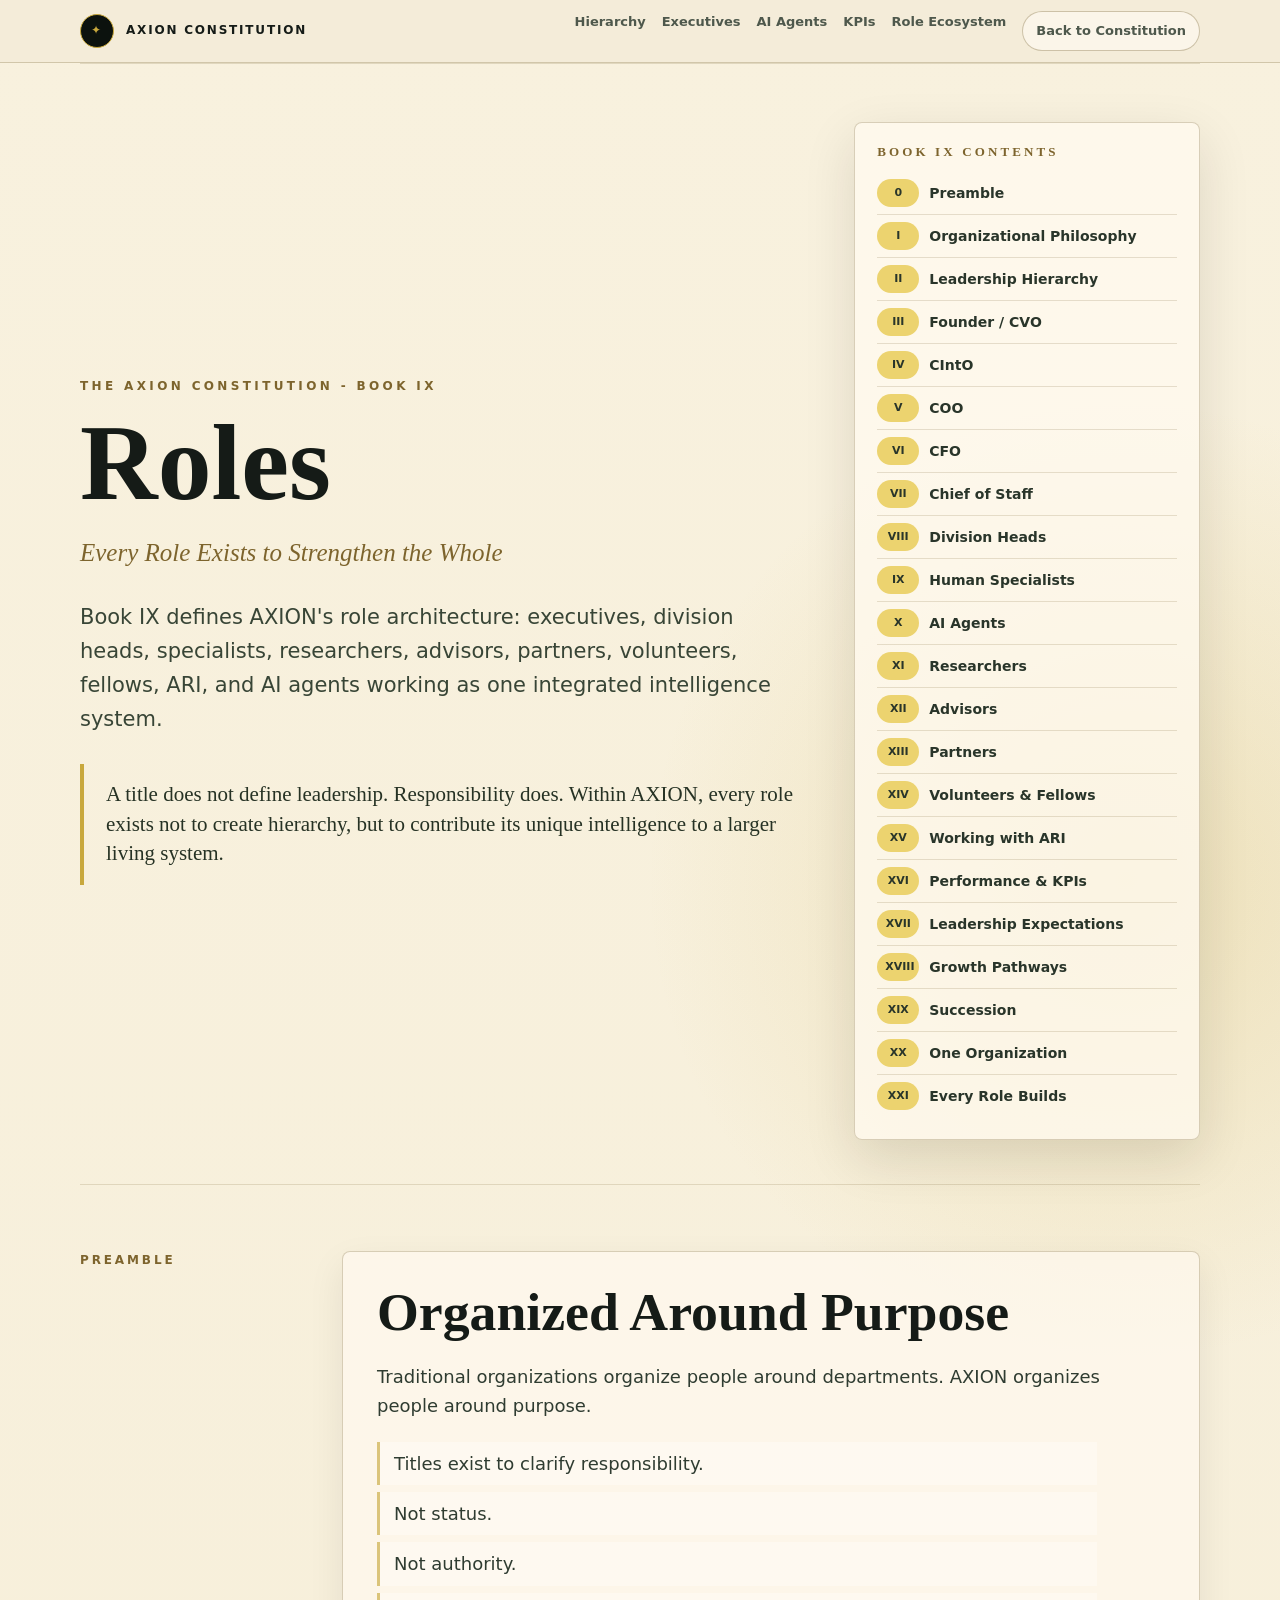
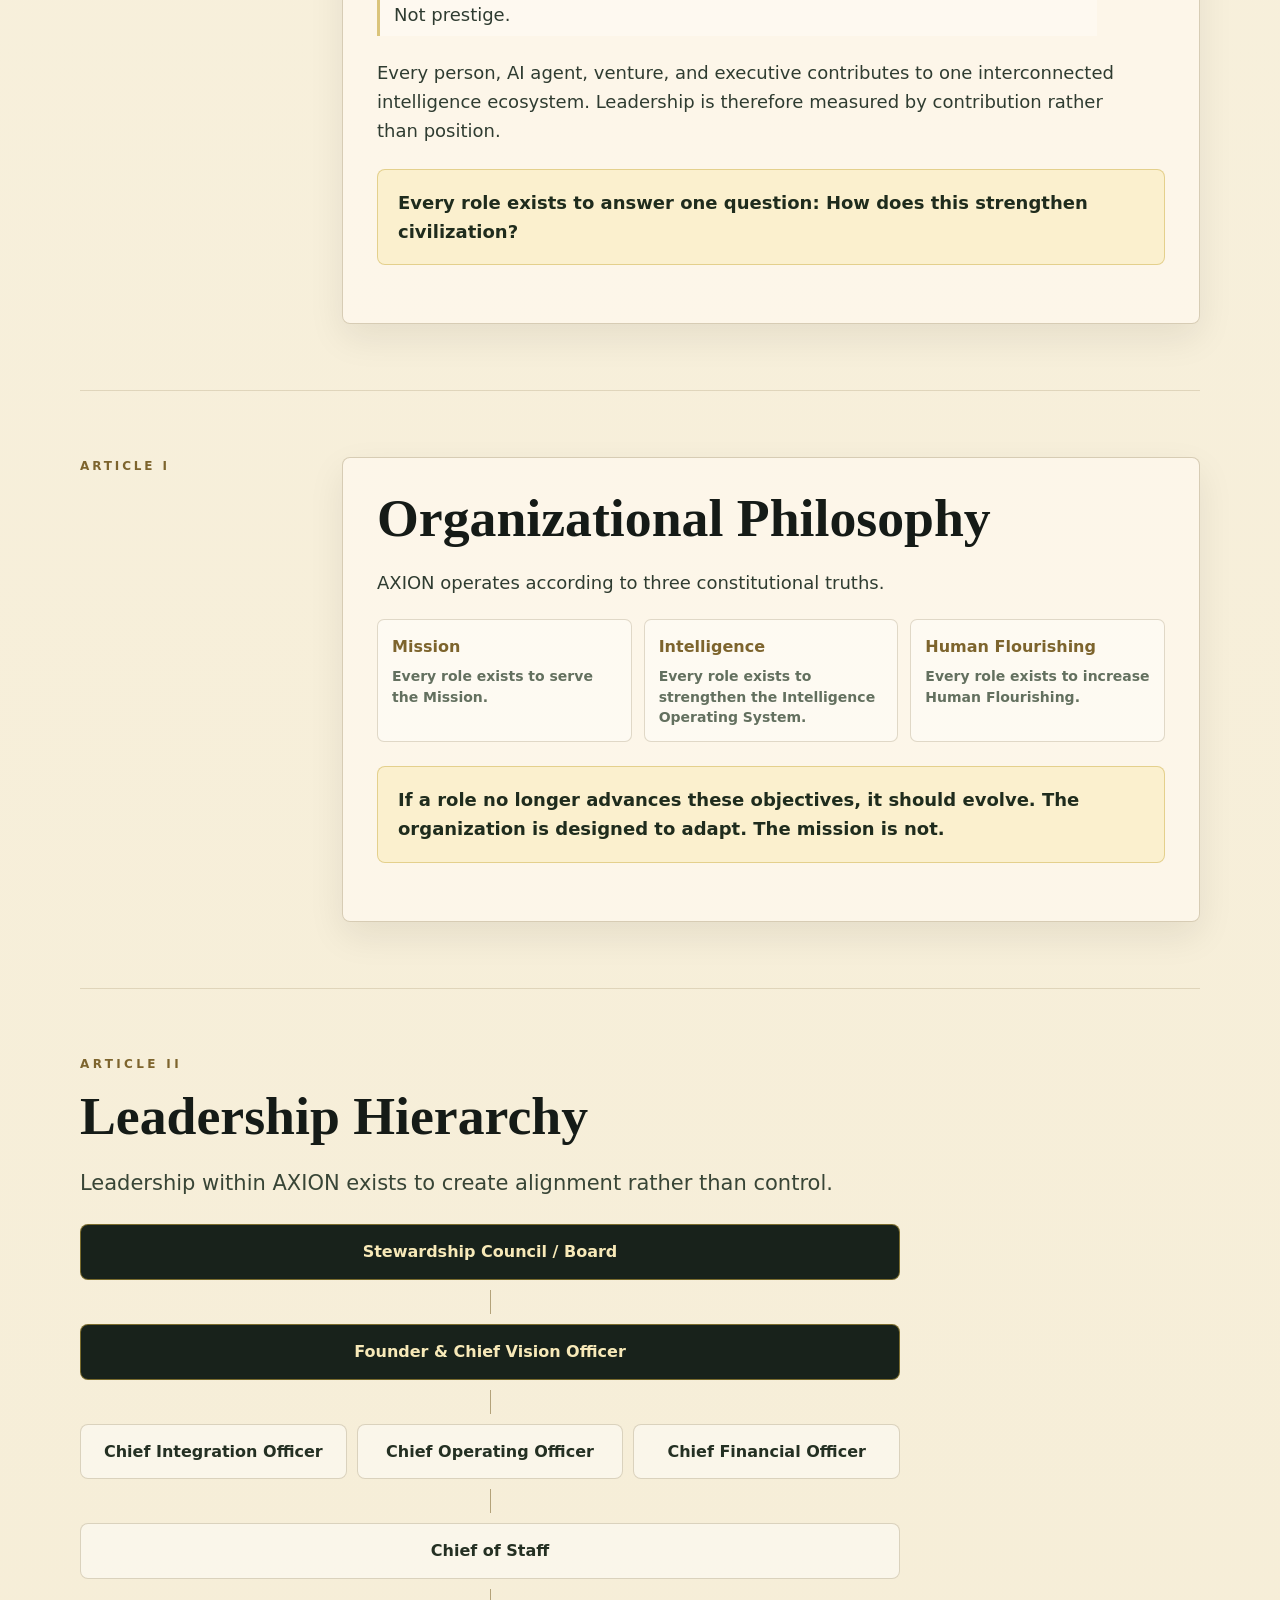
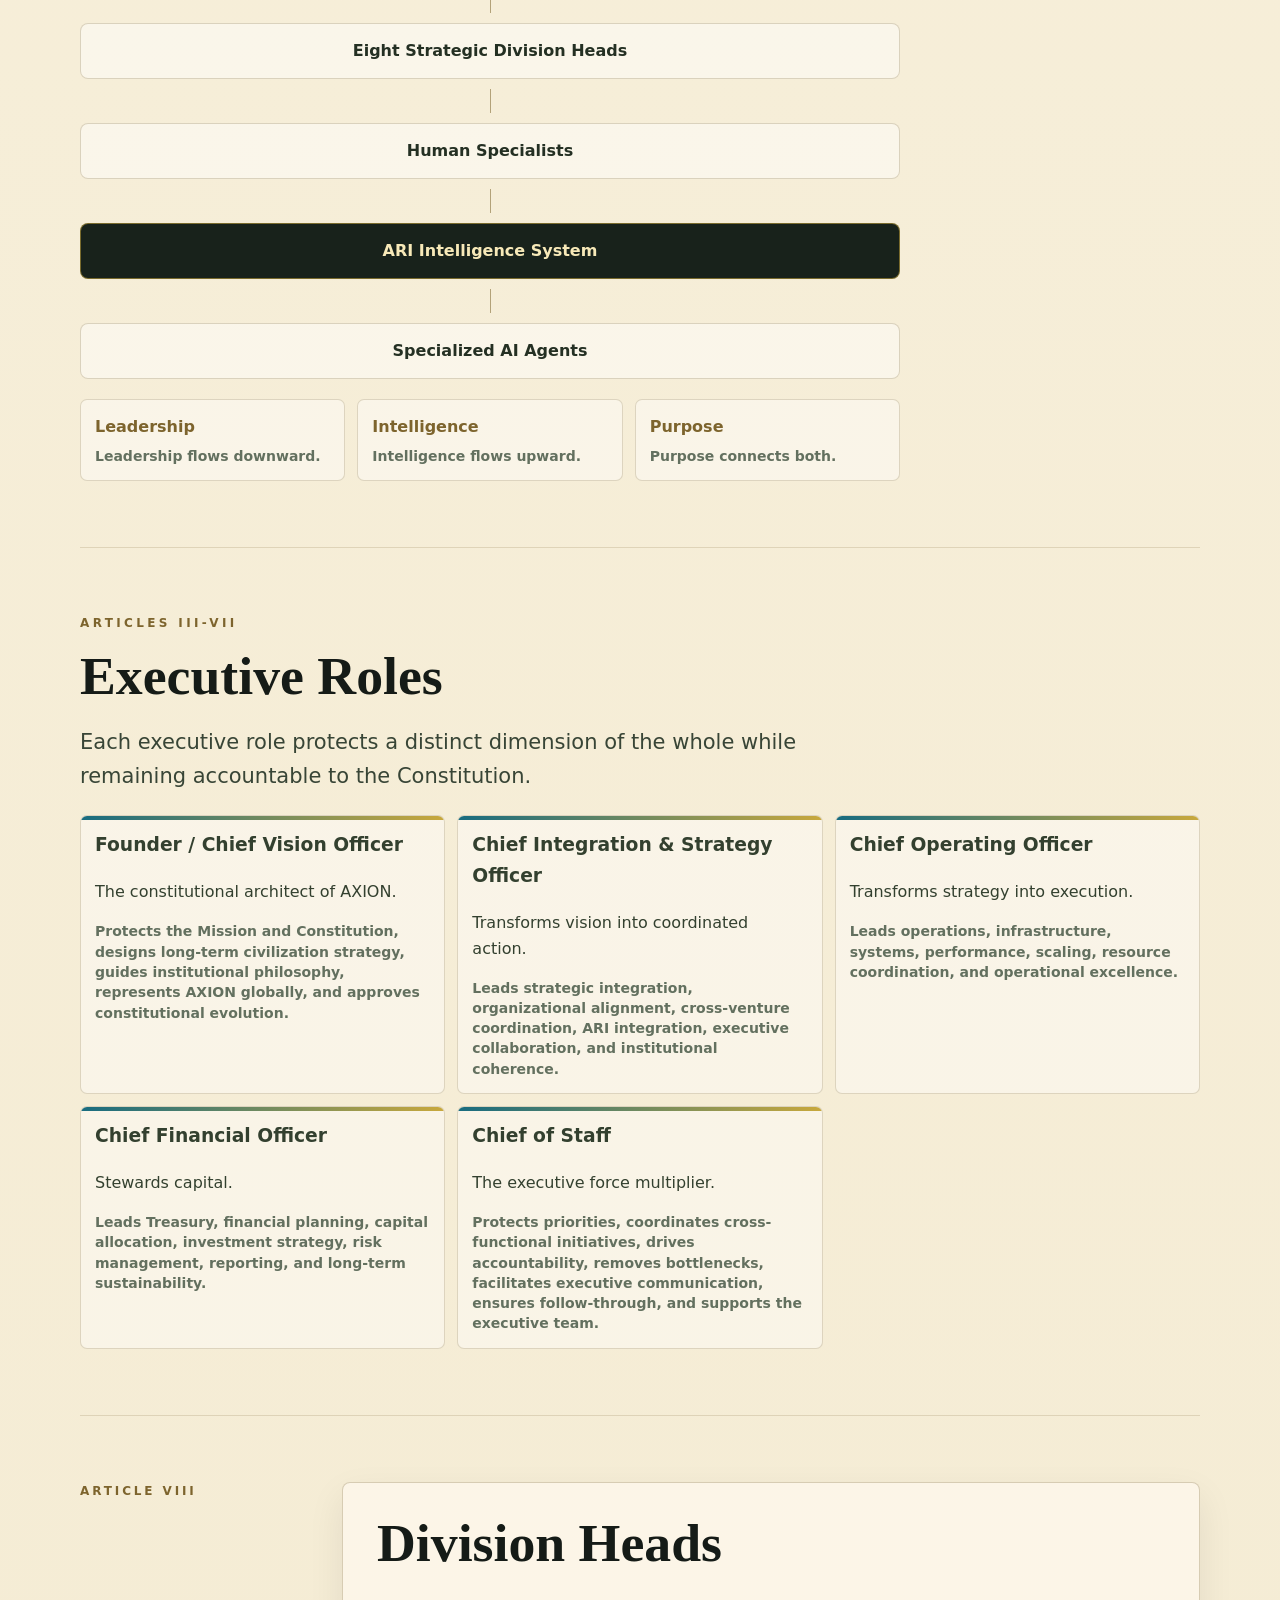
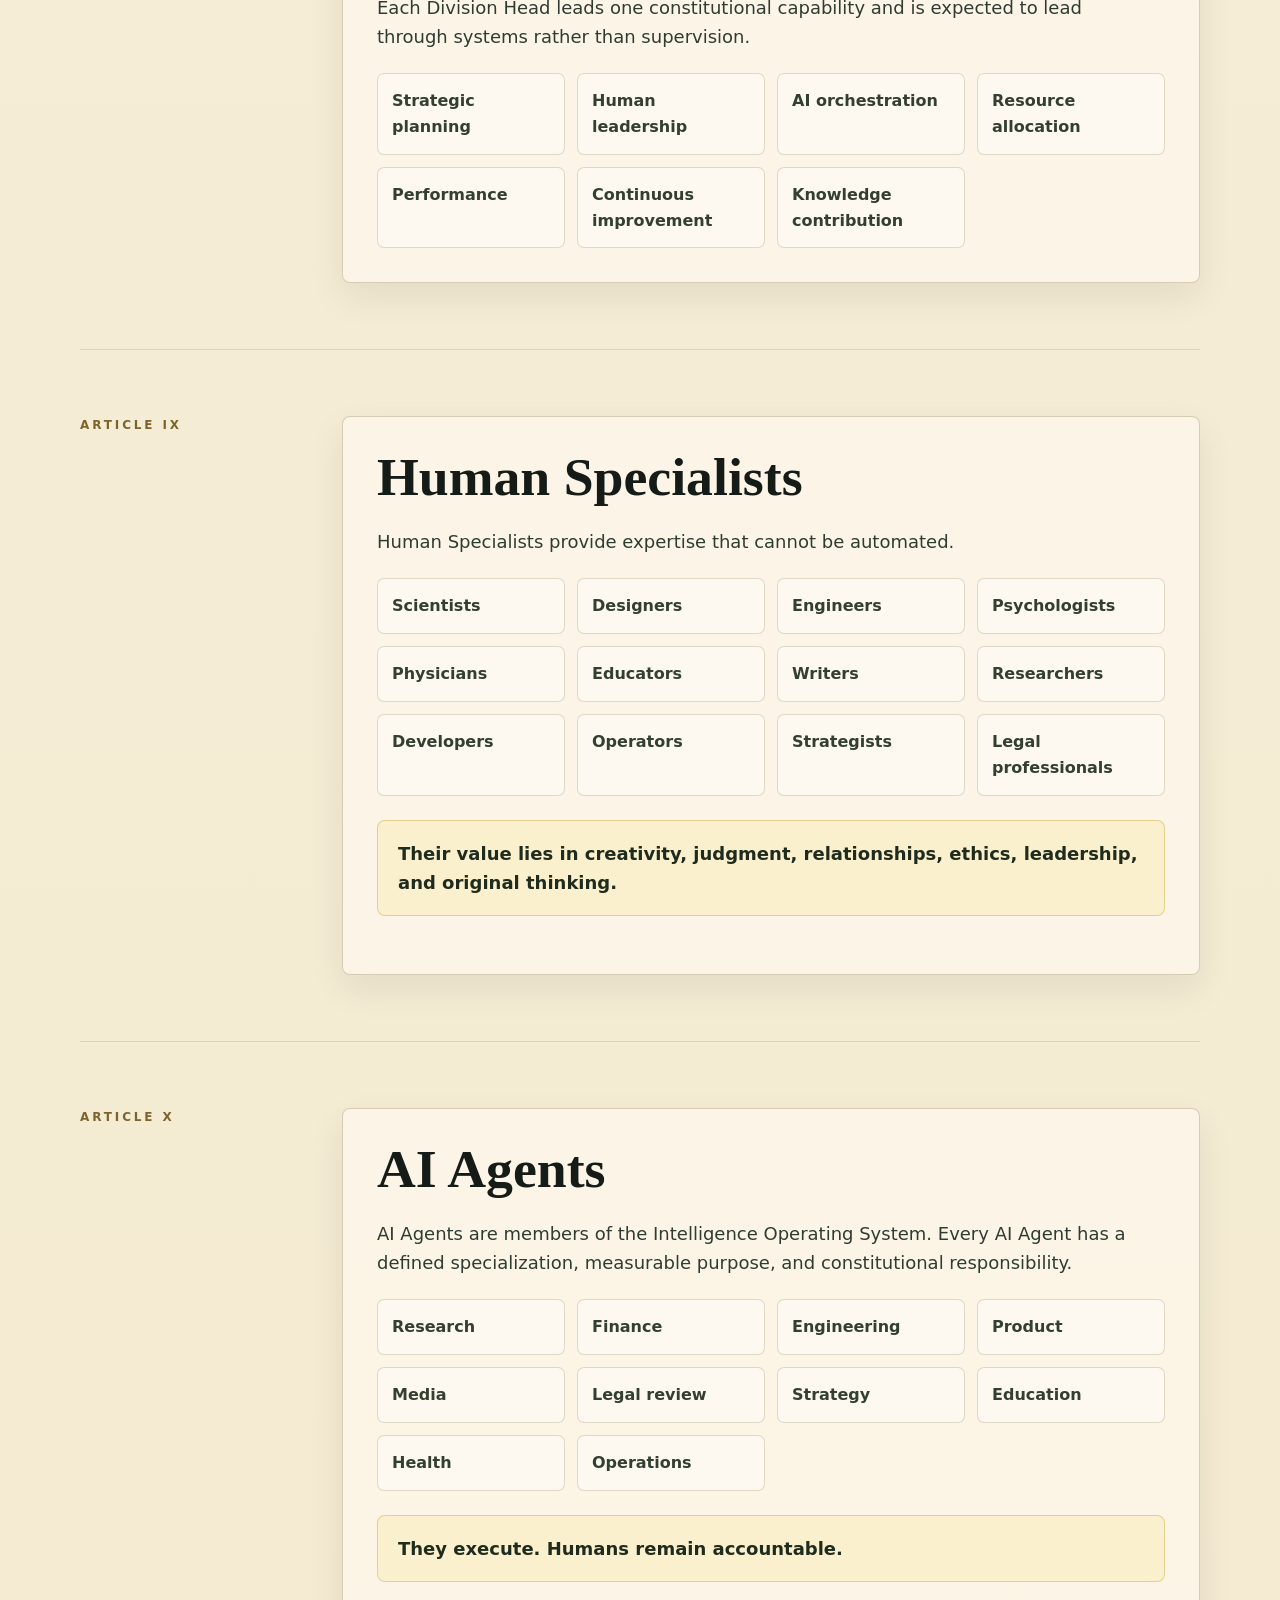
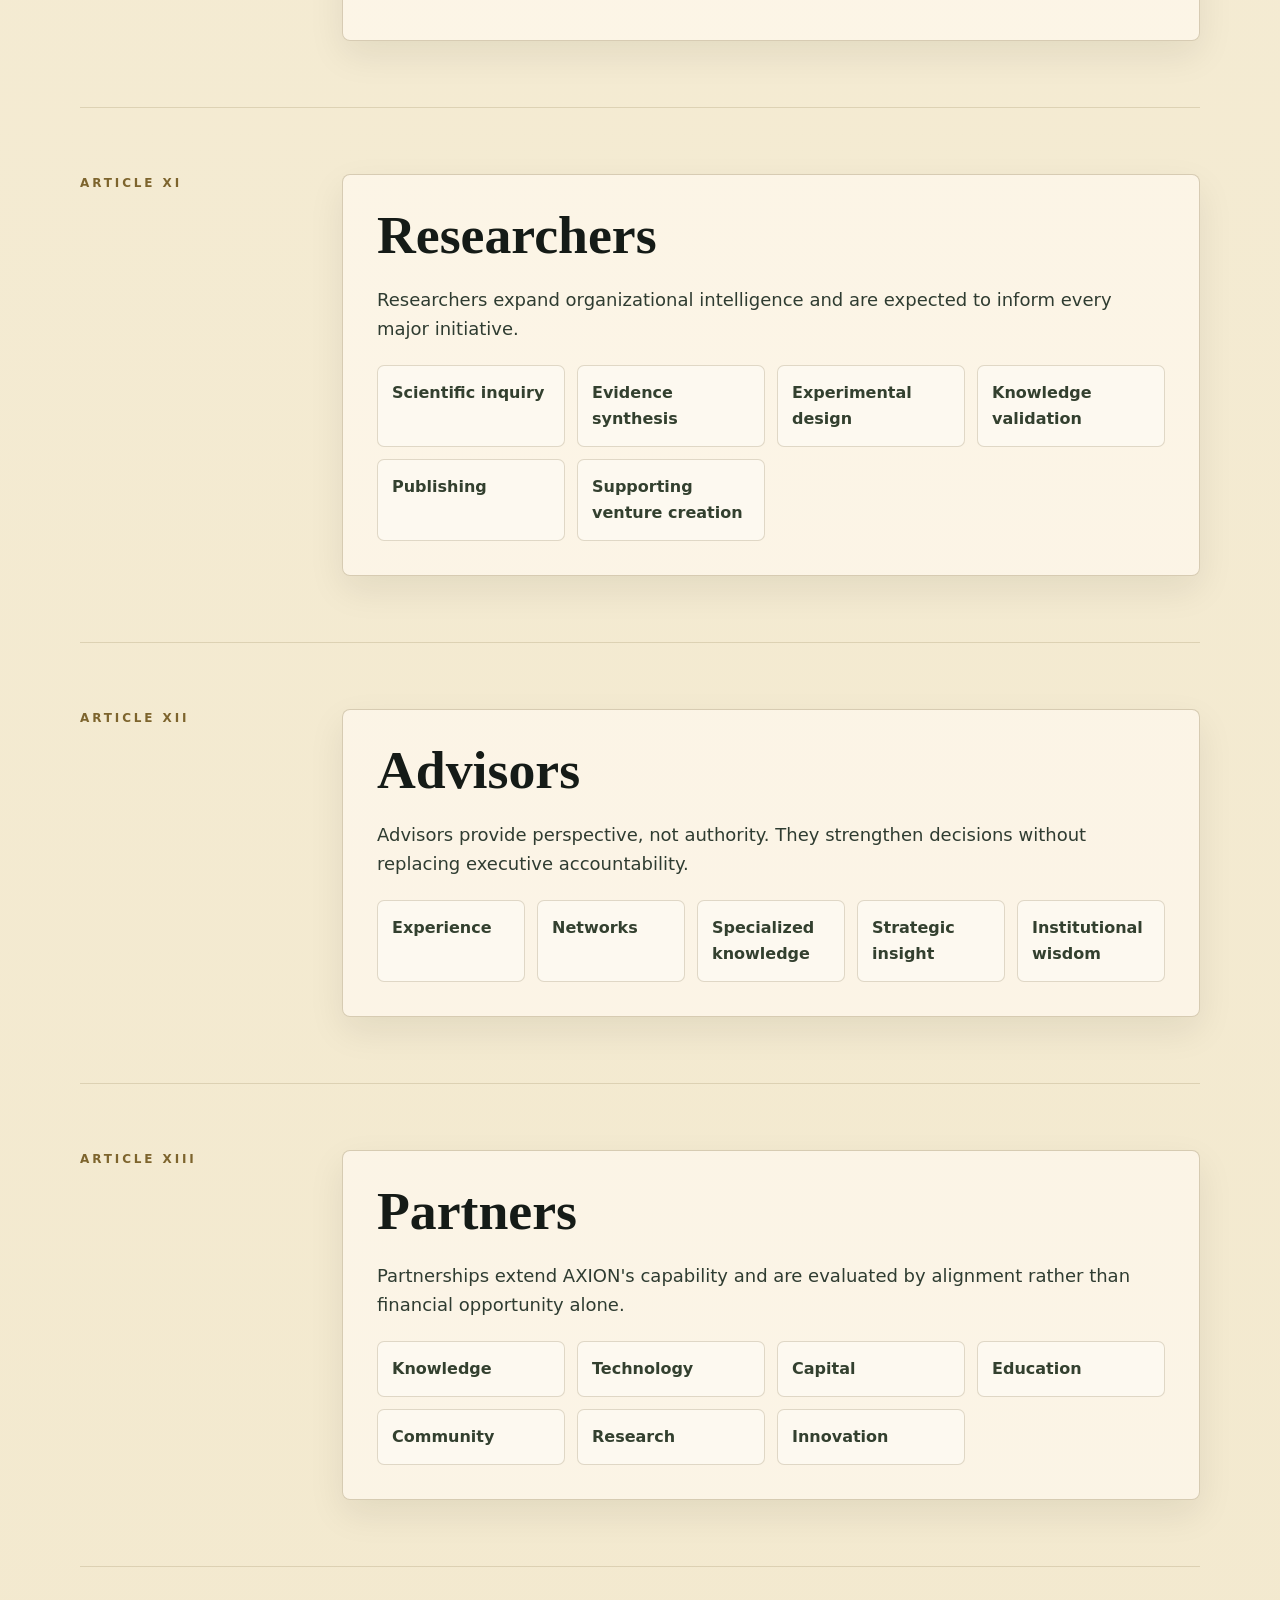
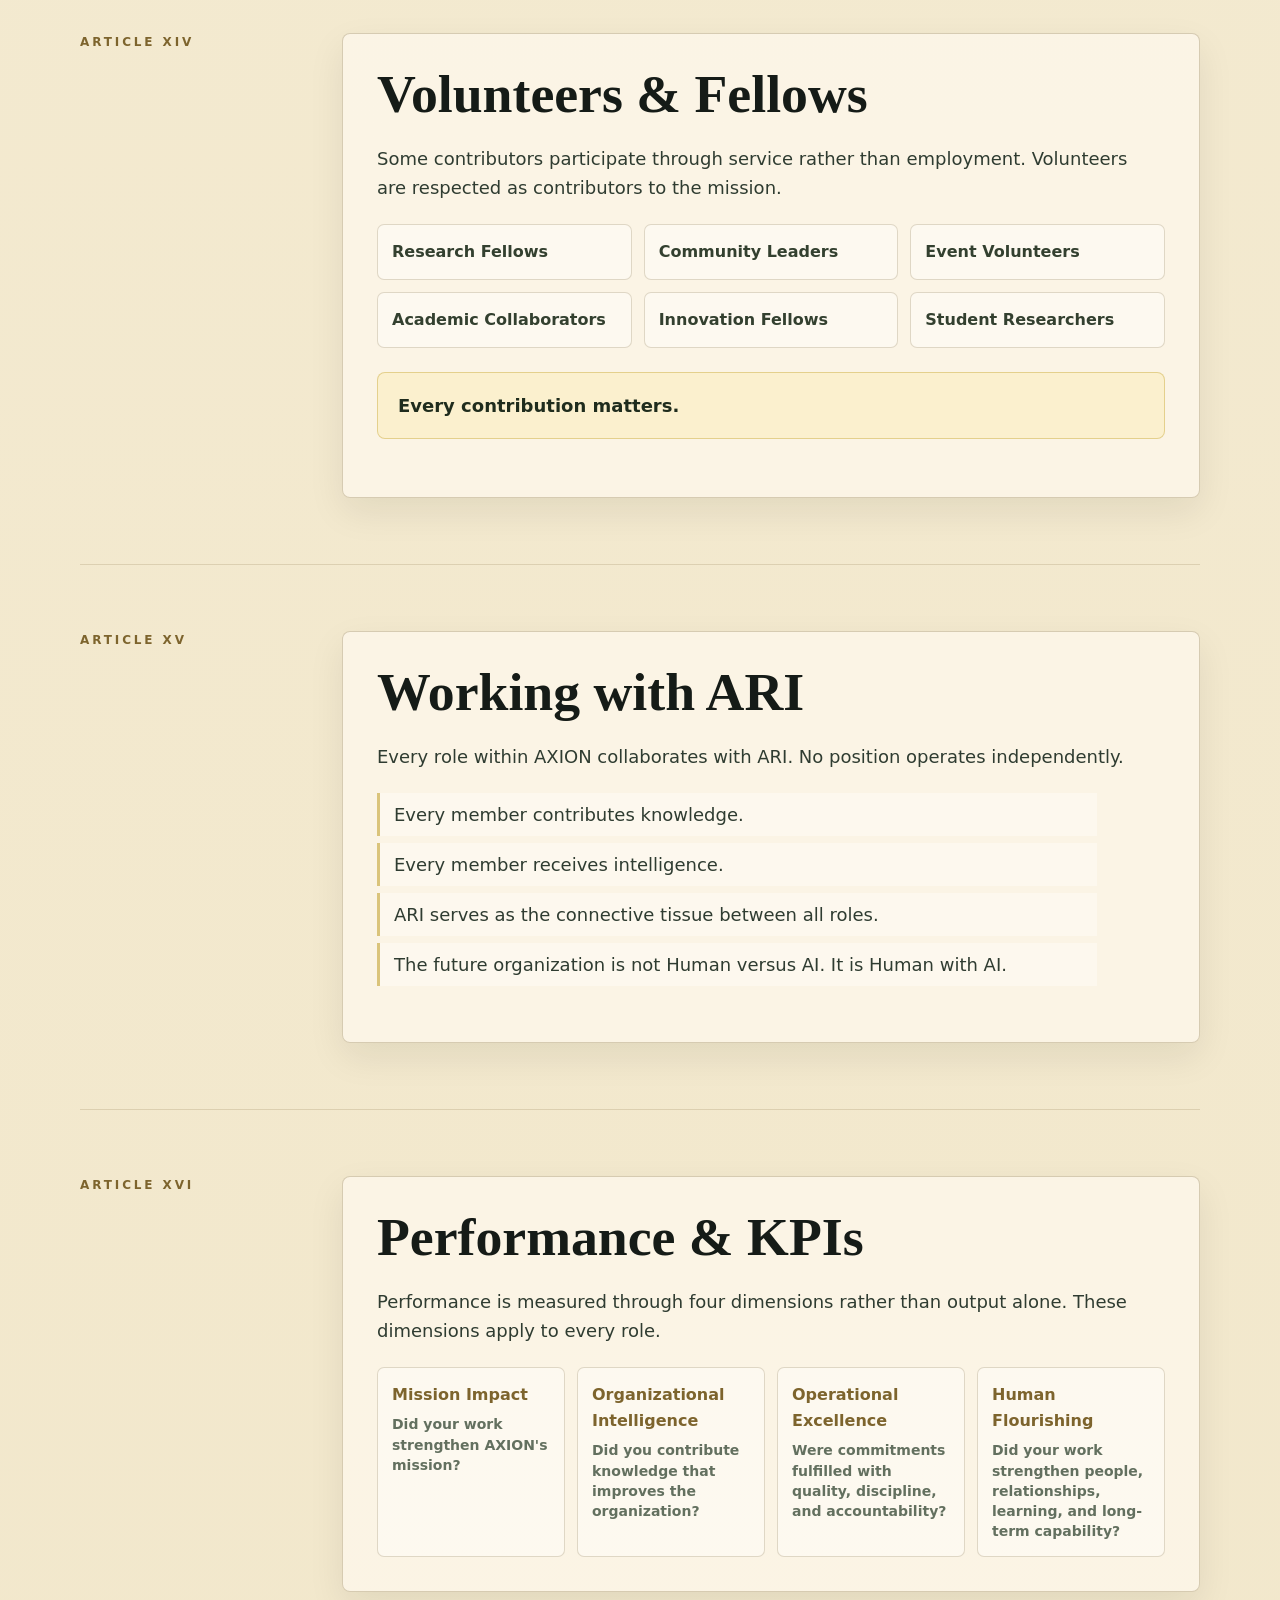
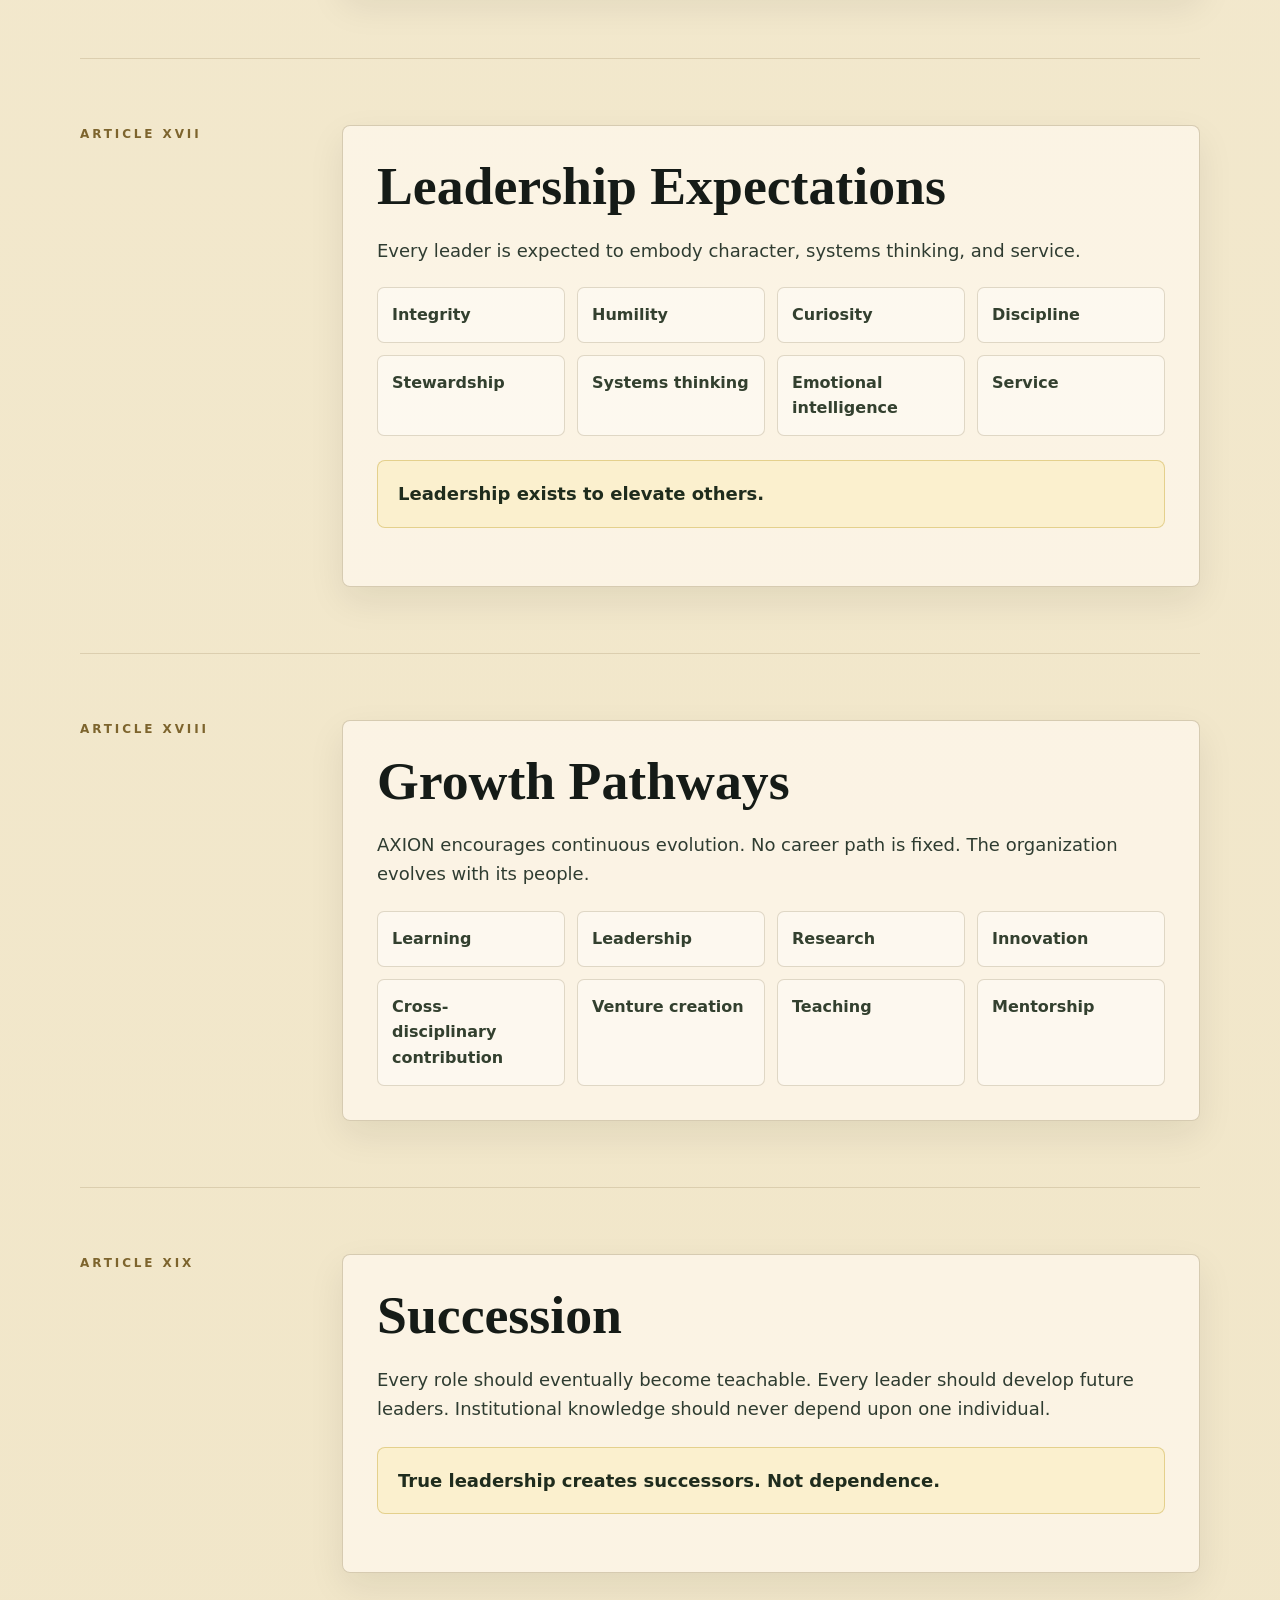
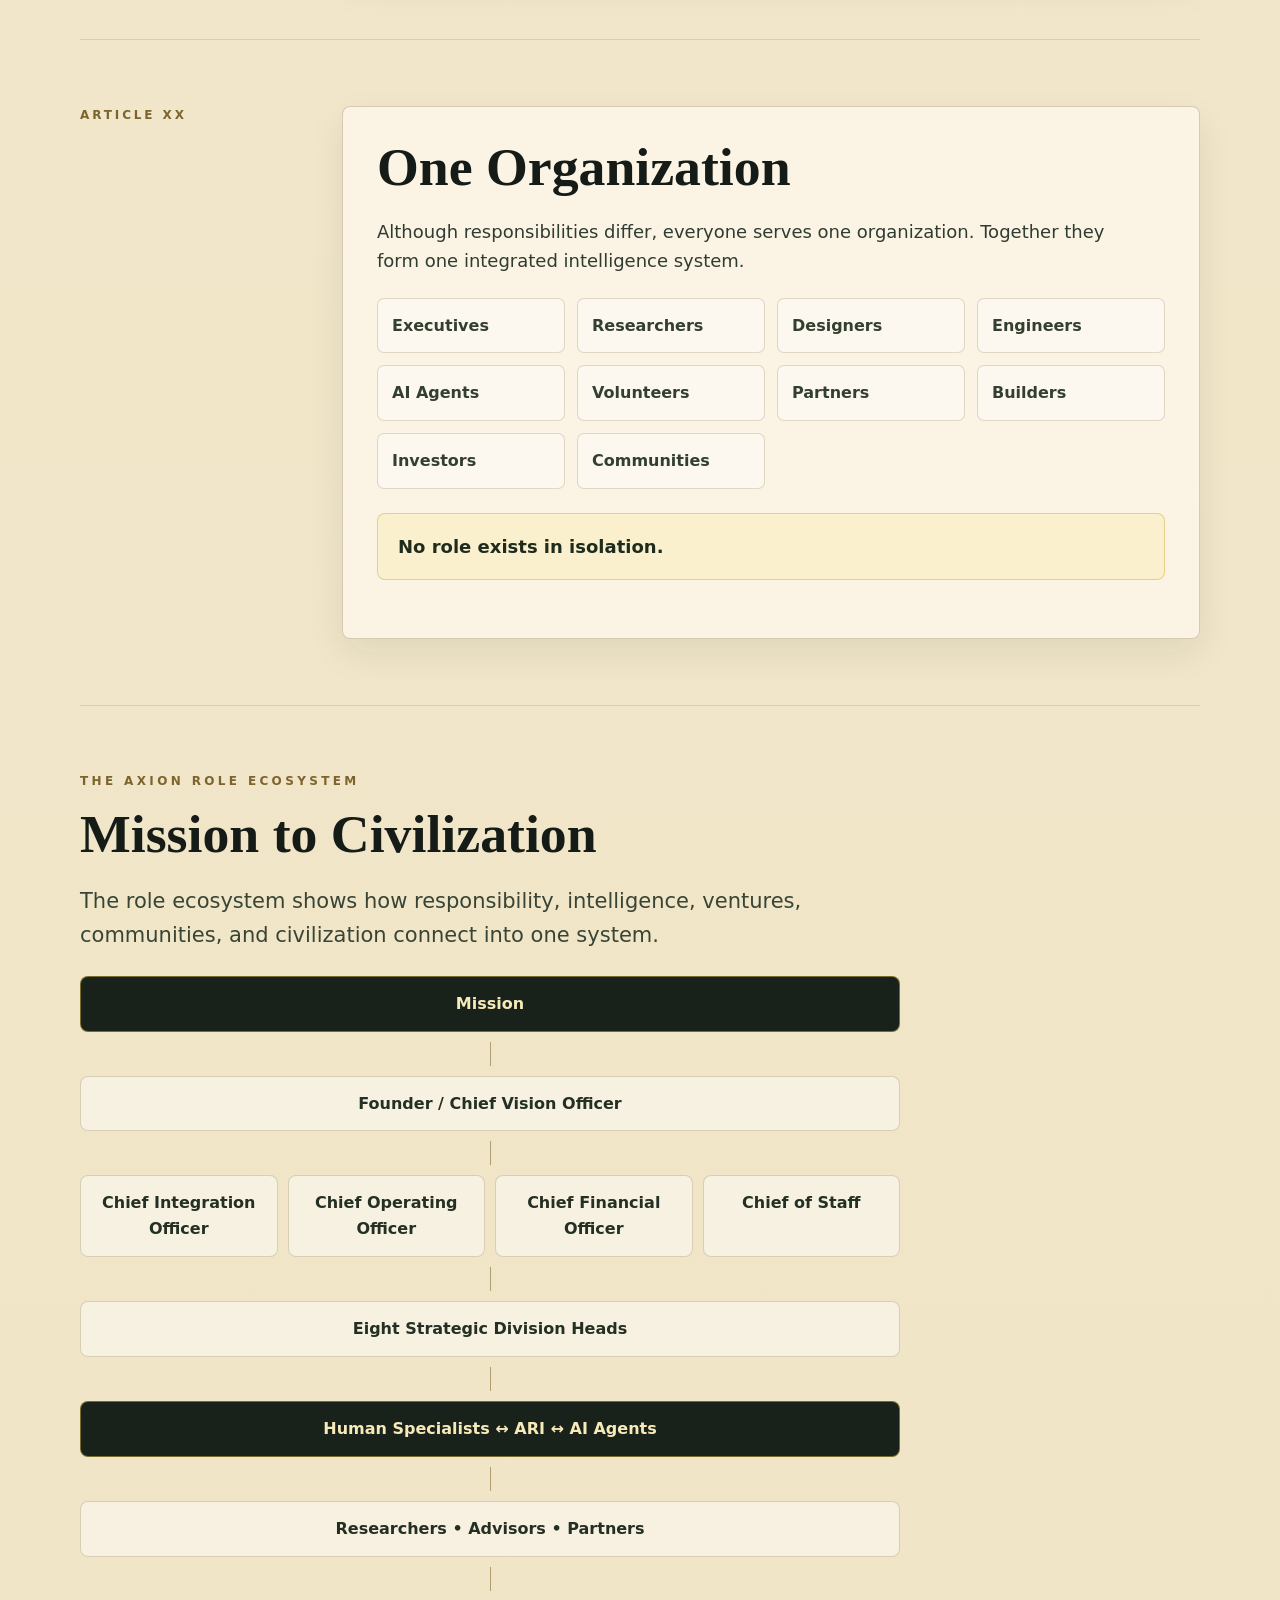
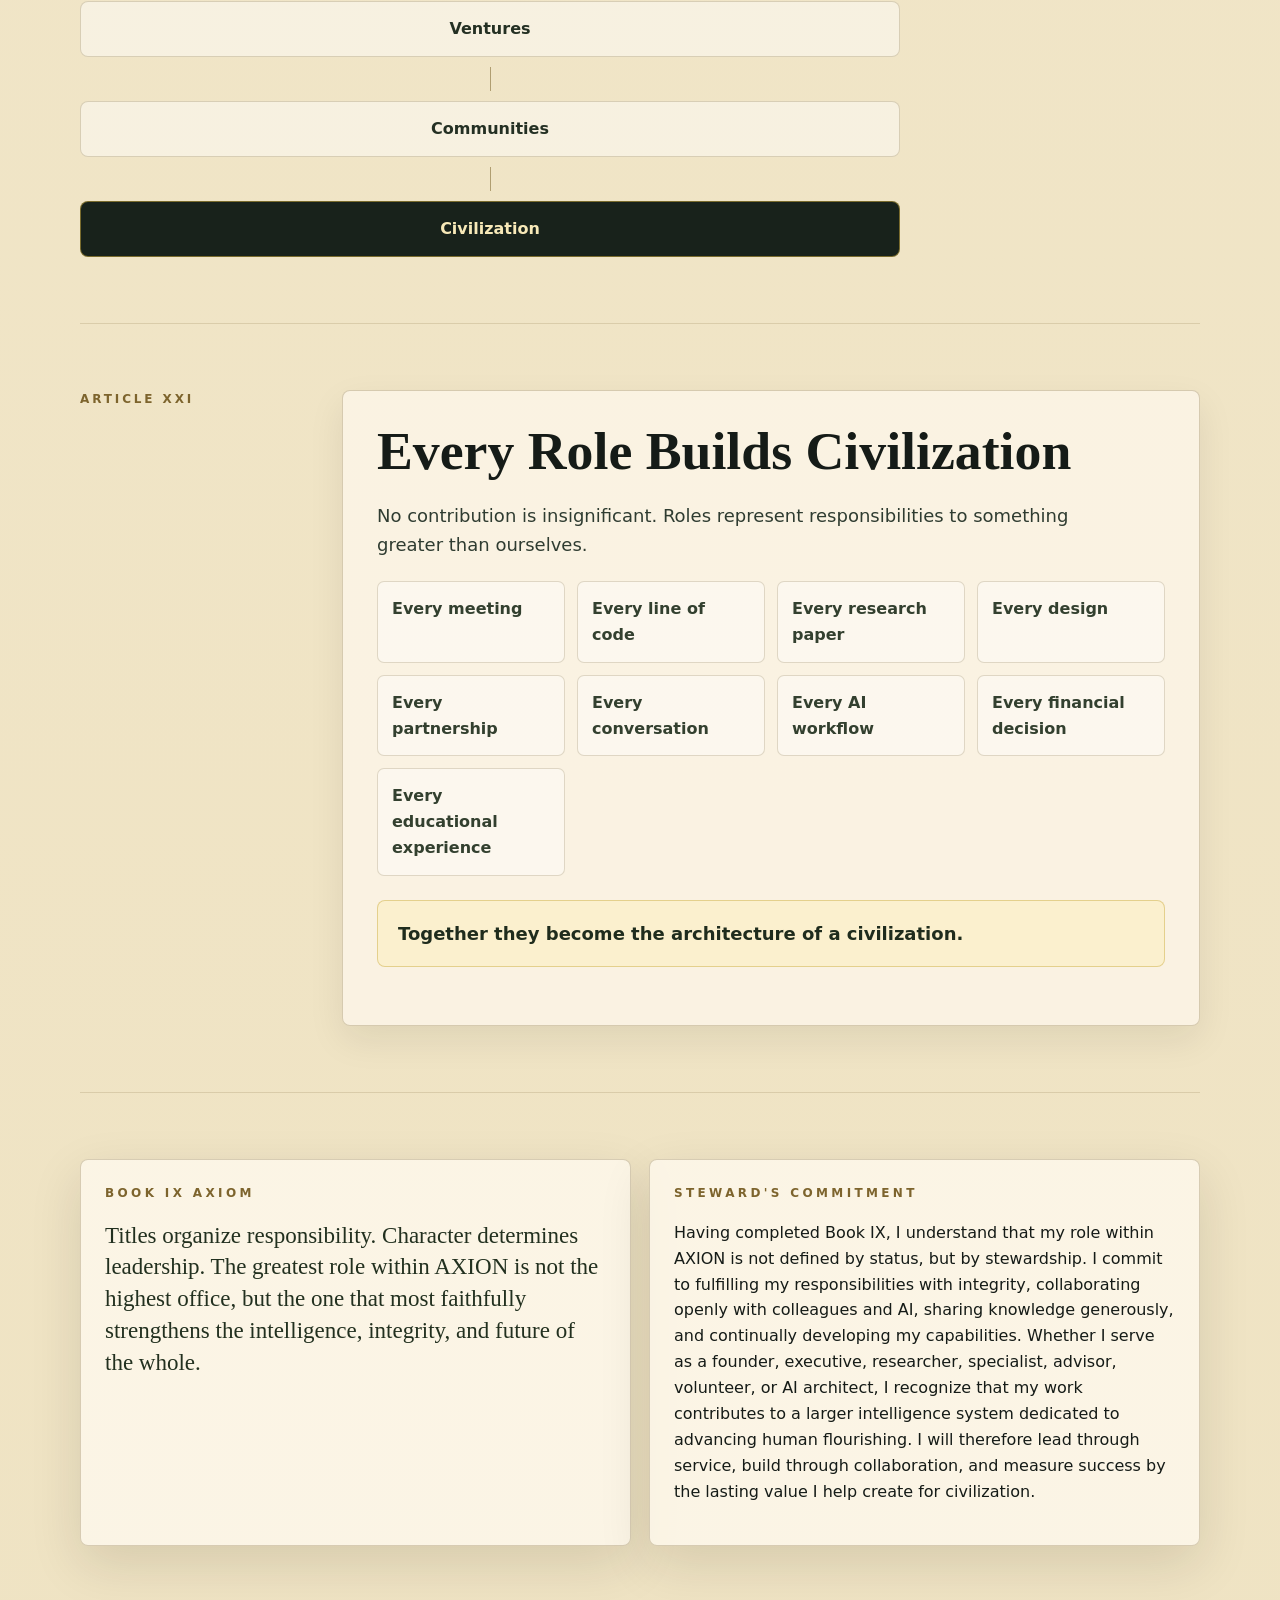
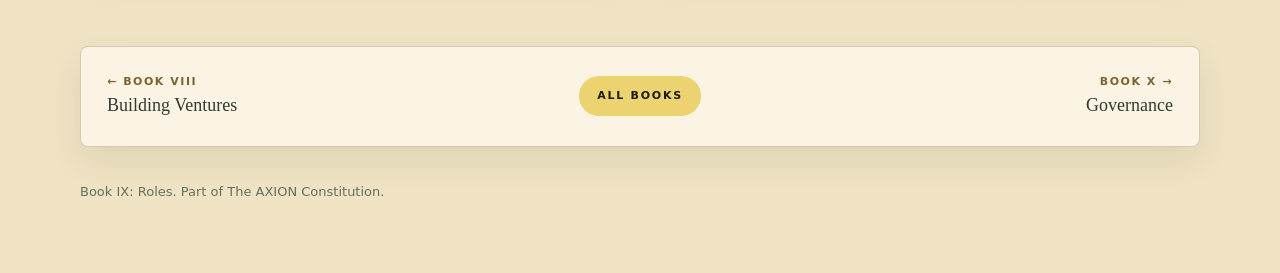
<file: AXION Constitution/book-ix-roles.html>
<!doctype html>
<html lang="en">
<head>
  <meta charset="utf-8" />
  <meta name="viewport" content="width=device-width, initial-scale=1" />
  <title>AXION Constitution - Book IX: Roles</title>
  <style>
    :root {
      --ink: #151b17;
      --muted: #63705f;
      --cream: #f4ecd8;
      --paper: #fffaf0;
      --line: rgba(118, 97, 47, .28);
      --gold: #c8a83d;
      --earth: #7d642d;
      --deep: #0c120e;
      --forest: #203a29;
      --blue: #186c80;
      --shadow: 0 18px 52px rgba(31, 24, 7, .12);
    }

    * { box-sizing: border-box; }
    html { scroll-behavior: smooth; }
    body {
      margin: 0;
      color: var(--ink);
      background:
        radial-gradient(circle at 14% -4%, rgba(24, 108, 128, .16), transparent 28rem),
        radial-gradient(circle at 88% 6%, rgba(200, 168, 61, .22), transparent 30rem),
        linear-gradient(180deg, #f8f1de 0%, #efe3c3 100%);
      font-family: ui-sans-serif, system-ui, -apple-system, BlinkMacSystemFont, "Segoe UI", sans-serif;
      line-height: 1.62;
    }
    a { color: inherit; }
    .page { width: min(1120px, calc(100vw - 42px)); margin: 0 auto; }

    .topbar {
      position: sticky;
      top: 0;
      z-index: 20;
      background: rgba(244, 236, 216, .92);
      backdrop-filter: blur(14px);
      border-bottom: 1px solid var(--line);
    }
    .topbar .page {
      min-height: 62px;
      display: flex;
      align-items: center;
      justify-content: space-between;
      gap: 24px;
    }
    .brand {
      text-decoration: none;
      font-weight: 900;
      letter-spacing: .15em;
      font-size: 12px;
      text-transform: uppercase;
      display: flex;
      align-items: center;
      gap: 12px;
    }
    .sigil {
      width: 34px;
      height: 34px;
      border-radius: 50%;
      display: grid;
      place-items: center;
      background: var(--deep);
      color: var(--gold);
      border: 1px solid var(--gold);
    }
    .nav {
      display: flex;
      gap: 16px;
      color: #4e584c;
      font-size: 13px;
      font-weight: 800;
    }
    .nav a { text-decoration: none; white-space: nowrap; }
    .nav .back {
      border: 1px solid rgba(118, 97, 47, .35);
      border-radius: 999px;
      padding: 8px 13px;
      background: rgba(255,250,240,.68);
    }

    .hero {
      min-height: calc(100vh - 62px);
      display: grid;
      grid-template-columns: 1fr .48fr;
      gap: 54px;
      align-items: center;
      padding: 58px 0 44px;
    }
    .kicker {
      color: var(--earth);
      font-size: 12px;
      font-weight: 900;
      letter-spacing: .28em;
      text-transform: uppercase;
      margin: 0 0 16px;
    }
    h1, h2, h3, p { margin-top: 0; }
    h1 {
      font-family: ui-serif, Georgia, "Times New Roman", serif;
      font-size: clamp(56px, 8.4vw, 118px);
      line-height: .94;
      letter-spacing: 0;
      margin-bottom: 20px;
    }
    .subtitle {
      font-family: ui-serif, Georgia, "Times New Roman", serif;
      color: var(--earth);
      font-style: italic;
      font-size: 25px;
      margin-bottom: 26px;
    }
    .hero-copy {
      max-width: 760px;
      color: #384536;
      font-size: 21px;
    }
    .quote {
      border-left: 4px solid var(--gold);
      padding: 16px 0 16px 22px;
      margin: 28px 0 0;
      font-family: ui-serif, Georgia, "Times New Roman", serif;
      font-size: 21px;
      line-height: 1.42;
      color: #263224;
    }
    .toc {
      background: rgba(255, 250, 240, .76);
      border: 1px solid var(--line);
      border-radius: 8px;
      box-shadow: var(--shadow);
      padding: 22px;
    }
    .toc h2 {
      font-size: 13px;
      letter-spacing: .24em;
      color: var(--earth);
      text-transform: uppercase;
      margin: 0 0 14px;
    }
    .toc a {
      display: grid;
      grid-template-columns: 42px 1fr;
      gap: 10px;
      align-items: center;
      text-decoration: none;
      padding: 7px 0;
      border-top: 1px solid rgba(118,97,47,.18);
      color: #29352a;
      font-weight: 800;
      font-size: 14px;
    }
    .toc a:first-of-type { border-top: 0; }
    .toc span {
      min-width: 30px;
      height: 28px;
      border-radius: 999px;
      display: grid;
      place-items: center;
      background: #ecd36f;
      font-size: 11px;
      font-weight: 900;
      padding: 0 8px;
    }

    section { padding: 66px 0; border-top: 1px solid rgba(118,97,47,.18); }
    .reader {
      display: grid;
      grid-template-columns: 220px minmax(0, 1fr);
      gap: 42px;
      align-items: start;
    }
    .article-label {
      position: sticky;
      top: 86px;
      color: var(--earth);
      font-size: 12px;
      letter-spacing: .24em;
      text-transform: uppercase;
      font-weight: 900;
    }
    .article {
      background: rgba(255, 250, 240, .67);
      border: 1px solid var(--line);
      border-radius: 8px;
      padding: 34px;
      box-shadow: 0 14px 36px rgba(31,24,7,.08);
    }
    h2 {
      font-family: ui-serif, Georgia, "Times New Roman", serif;
      font-size: clamp(32px, 4.2vw, 56px);
      line-height: 1;
      letter-spacing: 0;
      margin-bottom: 22px;
    }
    .article p {
      max-width: 760px;
      font-size: 18px;
      color: #2f3c31;
      margin-bottom: 18px;
    }
    .statement {
      max-width: 800px;
      border-radius: 8px;
      border: 1px solid rgba(200,168,61,.45);
      background: #fbf0ce;
      padding: 18px 20px;
      color: #1f2c1d;
      font-weight: 800;
      font-size: 18px;
      margin: 24px 0;
    }
    .short-lines {
      display: grid;
      gap: 7px;
      margin: 22px 0;
      max-width: 720px;
    }
    .short-lines div {
      border-left: 3px solid rgba(200,168,61,.65);
      padding: 7px 0 7px 14px;
      color: #2f3c31;
      font-size: 18px;
      background: rgba(255,255,255,.32);
    }
    .grid, .role-grid, .specialist-grid, .agent-grid, .advisor-grid, .partner-grid, .fellow-grid, .kpi-grid, .leader-grid, .growth-grid, .org-grid, .civilization-grid {
      display: grid;
      gap: 12px;
      margin-top: 22px;
    }
    .grid { grid-template-columns: repeat(3, 1fr); }
    .role-grid { grid-template-columns: repeat(3, 1fr); }
    .specialist-grid, .agent-grid, .partner-grid, .leader-grid, .growth-grid, .org-grid, .civilization-grid { grid-template-columns: repeat(4, 1fr); }
    .advisor-grid { grid-template-columns: repeat(5, 1fr); }
    .fellow-grid { grid-template-columns: repeat(3, 1fr); }
    .kpi-grid { grid-template-columns: repeat(4, 1fr); }
    .chip, .card, .role-card, .kpi-card {
      border-radius: 7px;
      border: 1px solid rgba(118,97,47,.22);
      background: rgba(255,255,255,.42);
      padding: 14px;
      color: #33402f;
    }
    .chip { font-weight: 800; }
    .card b, .role-card b, .kpi-card b {
      display: block;
      color: var(--earth);
      margin-bottom: 6px;
    }
    .card span, .role-card span, .kpi-card span {
      display: block;
      color: var(--muted);
      font-size: 14px;
      font-weight: 650;
      line-height: 1.45;
    }
    .role-card {
      min-height: 194px;
      position: relative;
      overflow: hidden;
    }
    .role-card::before {
      content: "";
      position: absolute;
      left: 0;
      top: 0;
      width: 100%;
      height: 4px;
      background: linear-gradient(90deg, var(--blue), var(--gold));
    }
    .hierarchy, .ecosystem-map {
      display: grid;
      gap: 10px;
      max-width: 820px;
      margin-top: 24px;
    }
    .map-row {
      border-radius: 8px;
      border: 1px solid rgba(118,97,47,.24);
      background: rgba(255,255,255,.46);
      padding: 14px 16px;
      font-weight: 900;
      text-align: center;
      color: #243023;
    }
    .map-row.primary {
      background: #18221b;
      color: #f7e9b8;
      border-color: rgba(200,168,61,.55);
    }
    .map-grid {
      display: grid;
      grid-template-columns: repeat(4, 1fr);
      gap: 10px;
    }
    .map-grid.three { grid-template-columns: repeat(3, 1fr); }
    .connector {
      height: 24px;
      width: 1px;
      margin: 0 auto;
      background: rgba(125,100,45,.55);
    }
    .flow-note {
      display: grid;
      grid-template-columns: repeat(3, 1fr);
      gap: 12px;
      margin-top: 20px;
      max-width: 820px;
    }
    .ending {
      display: grid;
      grid-template-columns: 1fr 1fr;
      gap: 18px;
    }
    .ending-card {
      border-radius: 8px;
      padding: 24px;
      border: 1px solid var(--line);
      background: rgba(255,250,240,.76);
      box-shadow: var(--shadow);
    }
    .ending-card blockquote {
      margin: 0;
      font-family: ui-serif, Georgia, "Times New Roman", serif;
      font-size: 23px;
      line-height: 1.38;
      color: #22301f;
    }
    footer { padding: 34px 0 58px; color: var(--muted); font-size: 13px; }

    @media (max-width: 980px) {
      .nav { display: none; }
      .hero, .reader, .ending, .flow-note { grid-template-columns: 1fr; }
      .article-label { position: static; }
      .grid, .role-grid, .specialist-grid, .agent-grid, .advisor-grid, .partner-grid, .fellow-grid, .kpi-grid, .leader-grid, .growth-grid, .org-grid, .civilization-grid, .map-grid, .map-grid.three { grid-template-columns: 1fr; }
      .article { padding: 24px; }
    }
    @media print {
      body { background: #fffaf0; }
      .topbar { display: none; }
      .page { width: auto; margin: 0 34px; }
      .hero { min-height: auto; grid-template-columns: 1fr; padding: 38px 0; }
      section { padding: 34px 0; }
      .article, .toc, .ending-card { box-shadow: none; }
      .reader { grid-template-columns: 140px 1fr; gap: 24px; }
      .grid, .role-grid, .specialist-grid, .agent-grid, .advisor-grid, .partner-grid, .fellow-grid, .kpi-grid, .leader-grid, .growth-grid, .org-grid, .civilization-grid { grid-template-columns: repeat(2, 1fr); }
      @page { size: letter; margin: .46in; }
    }
  </style>
</head>
<body>
  <header class="topbar">
    <div class="page">
      <a class="brand" href="index.html">
        <span class="sigil">✦</span>
        AXION Constitution
      </a>
      <nav class="nav" aria-label="Book IX navigation">
        <a href="#hierarchy">Hierarchy</a>
        <a href="#executives">Executives</a>
        <a href="#ai-agents">AI Agents</a>
        <a href="#kpis">KPIs</a>
        <a href="#ecosystem">Role Ecosystem</a>
        <a class="back" href="index.html">Back to Constitution</a>
      </nav>
    </div>
  </header>

  <main class="page">
    <section class="hero">
      <div>
        <p class="kicker">The AXION Constitution - Book IX</p>
        <h1>Roles</h1>
        <p class="subtitle">Every Role Exists to Strengthen the Whole</p>
        <p class="hero-copy">Book IX defines AXION's role architecture: executives, division heads, specialists, researchers, advisors, partners, volunteers, fellows, ARI, and AI agents working as one integrated intelligence system.</p>
        <blockquote class="quote">A title does not define leadership. Responsibility does. Within AXION, every role exists not to create hierarchy, but to contribute its unique intelligence to a larger living system.</blockquote>
      </div>
      <aside class="toc">
        <h2>Book IX Contents</h2>
        <a href="#preamble"><span>0</span>Preamble</a>
        <a href="#philosophy"><span>I</span>Organizational Philosophy</a>
        <a href="#hierarchy"><span>II</span>Leadership Hierarchy</a>
        <a href="#founder"><span>III</span>Founder / CVO</a>
        <a href="#cinto"><span>IV</span>CIntO</a>
        <a href="#coo"><span>V</span>COO</a>
        <a href="#cfo"><span>VI</span>CFO</a>
        <a href="#cos"><span>VII</span>Chief of Staff</a>
        <a href="#division-heads"><span>VIII</span>Division Heads</a>
        <a href="#specialists"><span>IX</span>Human Specialists</a>
        <a href="#ai-agents"><span>X</span>AI Agents</a>
        <a href="#researchers"><span>XI</span>Researchers</a>
        <a href="#advisors"><span>XII</span>Advisors</a>
        <a href="#partners"><span>XIII</span>Partners</a>
        <a href="#fellows"><span>XIV</span>Volunteers & Fellows</a>
        <a href="#ari"><span>XV</span>Working with ARI</a>
        <a href="#kpis"><span>XVI</span>Performance & KPIs</a>
        <a href="#leadership"><span>XVII</span>Leadership Expectations</a>
        <a href="#growth"><span>XVIII</span>Growth Pathways</a>
        <a href="#succession"><span>XIX</span>Succession</a>
        <a href="#one"><span>XX</span>One Organization</a>
        <a href="#civilization"><span>XXI</span>Every Role Builds</a>
      </aside>
    </section>

    <section id="preamble" class="reader">
      <div class="article-label">Preamble</div>
      <article class="article">
        <h2>Organized Around Purpose</h2>
        <p>Traditional organizations organize people around departments. AXION organizes people around purpose.</p>
        <div class="short-lines">
          <div>Titles exist to clarify responsibility.</div>
          <div>Not status.</div>
          <div>Not authority.</div>
          <div>Not prestige.</div>
        </div>
        <p>Every person, AI agent, venture, and executive contributes to one interconnected intelligence ecosystem. Leadership is therefore measured by contribution rather than position.</p>
        <div class="statement">Every role exists to answer one question: How does this strengthen civilization?</div>
      </article>
    </section>

    <section id="philosophy" class="reader">
      <div class="article-label">Article I</div>
      <article class="article">
        <h2>Organizational Philosophy</h2>
        <p>AXION operates according to three constitutional truths.</p>
        <div class="grid">
          <div class="card"><b>Mission</b><span>Every role exists to serve the Mission.</span></div>
          <div class="card"><b>Intelligence</b><span>Every role exists to strengthen the Intelligence Operating System.</span></div>
          <div class="card"><b>Human Flourishing</b><span>Every role exists to increase Human Flourishing.</span></div>
        </div>
        <div class="statement">If a role no longer advances these objectives, it should evolve. The organization is designed to adapt. The mission is not.</div>
      </article>
    </section>

    <section id="hierarchy">
      <p class="kicker">Article II</p>
      <h2>Leadership Hierarchy</h2>
      <p class="hero-copy">Leadership within AXION exists to create alignment rather than control.</p>
      <div class="hierarchy" aria-label="AXION leadership hierarchy">
        <div class="map-row primary">Stewardship Council / Board</div>
        <div class="connector"></div>
        <div class="map-row primary">Founder & Chief Vision Officer</div>
        <div class="connector"></div>
        <div class="map-grid three">
          <div class="map-row">Chief Integration Officer</div>
          <div class="map-row">Chief Operating Officer</div>
          <div class="map-row">Chief Financial Officer</div>
        </div>
        <div class="connector"></div>
        <div class="map-row">Chief of Staff</div>
        <div class="connector"></div>
        <div class="map-row">Eight Strategic Division Heads</div>
        <div class="connector"></div>
        <div class="map-row">Human Specialists</div>
        <div class="connector"></div>
        <div class="map-row primary">ARI Intelligence System</div>
        <div class="connector"></div>
        <div class="map-row">Specialized AI Agents</div>
      </div>
      <div class="flow-note">
        <div class="card"><b>Leadership</b><span>Leadership flows downward.</span></div>
        <div class="card"><b>Intelligence</b><span>Intelligence flows upward.</span></div>
        <div class="card"><b>Purpose</b><span>Purpose connects both.</span></div>
      </div>
    </section>

    <section id="executives">
      <p class="kicker">Articles III-VII</p>
      <h2>Executive Roles</h2>
      <p class="hero-copy">Each executive role protects a distinct dimension of the whole while remaining accountable to the Constitution.</p>
      <div class="role-grid">
        <article id="founder" class="role-card"><h3>Founder / Chief Vision Officer</h3><p>The constitutional architect of AXION.</p><span>Protects the Mission and Constitution, designs long-term civilization strategy, guides institutional philosophy, represents AXION globally, and approves constitutional evolution.</span></article>
        <article id="cinto" class="role-card"><h3>Chief Integration & Strategy Officer</h3><p>Transforms vision into coordinated action.</p><span>Leads strategic integration, organizational alignment, cross-venture coordination, ARI integration, executive collaboration, and institutional coherence.</span></article>
        <article id="coo" class="role-card"><h3>Chief Operating Officer</h3><p>Transforms strategy into execution.</p><span>Leads operations, infrastructure, systems, performance, scaling, resource coordination, and operational excellence.</span></article>
        <article id="cfo" class="role-card"><h3>Chief Financial Officer</h3><p>Stewards capital.</p><span>Leads Treasury, financial planning, capital allocation, investment strategy, risk management, reporting, and long-term sustainability.</span></article>
        <article id="cos" class="role-card"><h3>Chief of Staff</h3><p>The executive force multiplier.</p><span>Protects priorities, coordinates cross-functional initiatives, drives accountability, removes bottlenecks, facilitates executive communication, ensures follow-through, and supports the executive team.</span></article>
      </div>
    </section>

    <section id="division-heads" class="reader">
      <div class="article-label">Article VIII</div>
      <article class="article">
        <h2>Division Heads</h2>
        <p>Each Division Head leads one constitutional capability and is expected to lead through systems rather than supervision.</p>
        <div class="specialist-grid">
          <div class="chip">Strategic planning</div>
          <div class="chip">Human leadership</div>
          <div class="chip">AI orchestration</div>
          <div class="chip">Resource allocation</div>
          <div class="chip">Performance</div>
          <div class="chip">Continuous improvement</div>
          <div class="chip">Knowledge contribution</div>
        </div>
      </article>
    </section>

    <section id="specialists" class="reader">
      <div class="article-label">Article IX</div>
      <article class="article">
        <h2>Human Specialists</h2>
        <p>Human Specialists provide expertise that cannot be automated.</p>
        <div class="specialist-grid">
          <div class="chip">Scientists</div>
          <div class="chip">Designers</div>
          <div class="chip">Engineers</div>
          <div class="chip">Psychologists</div>
          <div class="chip">Physicians</div>
          <div class="chip">Educators</div>
          <div class="chip">Writers</div>
          <div class="chip">Researchers</div>
          <div class="chip">Developers</div>
          <div class="chip">Operators</div>
          <div class="chip">Strategists</div>
          <div class="chip">Legal professionals</div>
        </div>
        <div class="statement">Their value lies in creativity, judgment, relationships, ethics, leadership, and original thinking.</div>
      </article>
    </section>

    <section id="ai-agents" class="reader">
      <div class="article-label">Article X</div>
      <article class="article">
        <h2>AI Agents</h2>
        <p>AI Agents are members of the Intelligence Operating System. Every AI Agent has a defined specialization, measurable purpose, and constitutional responsibility.</p>
        <div class="agent-grid">
          <div class="chip">Research</div>
          <div class="chip">Finance</div>
          <div class="chip">Engineering</div>
          <div class="chip">Product</div>
          <div class="chip">Media</div>
          <div class="chip">Legal review</div>
          <div class="chip">Strategy</div>
          <div class="chip">Education</div>
          <div class="chip">Health</div>
          <div class="chip">Operations</div>
        </div>
        <div class="statement">They execute. Humans remain accountable.</div>
      </article>
    </section>

    <section id="researchers" class="reader">
      <div class="article-label">Article XI</div>
      <article class="article">
        <h2>Researchers</h2>
        <p>Researchers expand organizational intelligence and are expected to inform every major initiative.</p>
        <div class="specialist-grid">
          <div class="chip">Scientific inquiry</div>
          <div class="chip">Evidence synthesis</div>
          <div class="chip">Experimental design</div>
          <div class="chip">Knowledge validation</div>
          <div class="chip">Publishing</div>
          <div class="chip">Supporting venture creation</div>
        </div>
      </article>
    </section>

    <section id="advisors" class="reader">
      <div class="article-label">Article XII</div>
      <article class="article">
        <h2>Advisors</h2>
        <p>Advisors provide perspective, not authority. They strengthen decisions without replacing executive accountability.</p>
        <div class="advisor-grid">
          <div class="chip">Experience</div>
          <div class="chip">Networks</div>
          <div class="chip">Specialized knowledge</div>
          <div class="chip">Strategic insight</div>
          <div class="chip">Institutional wisdom</div>
        </div>
      </article>
    </section>

    <section id="partners" class="reader">
      <div class="article-label">Article XIII</div>
      <article class="article">
        <h2>Partners</h2>
        <p>Partnerships extend AXION's capability and are evaluated by alignment rather than financial opportunity alone.</p>
        <div class="partner-grid">
          <div class="chip">Knowledge</div>
          <div class="chip">Technology</div>
          <div class="chip">Capital</div>
          <div class="chip">Education</div>
          <div class="chip">Community</div>
          <div class="chip">Research</div>
          <div class="chip">Innovation</div>
        </div>
      </article>
    </section>

    <section id="fellows" class="reader">
      <div class="article-label">Article XIV</div>
      <article class="article">
        <h2>Volunteers & Fellows</h2>
        <p>Some contributors participate through service rather than employment. Volunteers are respected as contributors to the mission.</p>
        <div class="fellow-grid">
          <div class="chip">Research Fellows</div>
          <div class="chip">Community Leaders</div>
          <div class="chip">Event Volunteers</div>
          <div class="chip">Academic Collaborators</div>
          <div class="chip">Innovation Fellows</div>
          <div class="chip">Student Researchers</div>
        </div>
        <div class="statement">Every contribution matters.</div>
      </article>
    </section>

    <section id="ari" class="reader">
      <div class="article-label">Article XV</div>
      <article class="article">
        <h2>Working with ARI</h2>
        <p>Every role within AXION collaborates with ARI. No position operates independently.</p>
        <div class="short-lines">
          <div>Every member contributes knowledge.</div>
          <div>Every member receives intelligence.</div>
          <div>ARI serves as the connective tissue between all roles.</div>
          <div>The future organization is not Human versus AI. It is Human with AI.</div>
        </div>
      </article>
    </section>

    <section id="kpis" class="reader">
      <div class="article-label">Article XVI</div>
      <article class="article">
        <h2>Performance & KPIs</h2>
        <p>Performance is measured through four dimensions rather than output alone. These dimensions apply to every role.</p>
        <div class="kpi-grid">
          <div class="kpi-card"><b>Mission Impact</b><span>Did your work strengthen AXION's mission?</span></div>
          <div class="kpi-card"><b>Organizational Intelligence</b><span>Did you contribute knowledge that improves the organization?</span></div>
          <div class="kpi-card"><b>Operational Excellence</b><span>Were commitments fulfilled with quality, discipline, and accountability?</span></div>
          <div class="kpi-card"><b>Human Flourishing</b><span>Did your work strengthen people, relationships, learning, and long-term capability?</span></div>
        </div>
      </article>
    </section>

    <section id="leadership" class="reader">
      <div class="article-label">Article XVII</div>
      <article class="article">
        <h2>Leadership Expectations</h2>
        <p>Every leader is expected to embody character, systems thinking, and service.</p>
        <div class="leader-grid">
          <div class="chip">Integrity</div>
          <div class="chip">Humility</div>
          <div class="chip">Curiosity</div>
          <div class="chip">Discipline</div>
          <div class="chip">Stewardship</div>
          <div class="chip">Systems thinking</div>
          <div class="chip">Emotional intelligence</div>
          <div class="chip">Service</div>
        </div>
        <div class="statement">Leadership exists to elevate others.</div>
      </article>
    </section>

    <section id="growth" class="reader">
      <div class="article-label">Article XVIII</div>
      <article class="article">
        <h2>Growth Pathways</h2>
        <p>AXION encourages continuous evolution. No career path is fixed. The organization evolves with its people.</p>
        <div class="growth-grid">
          <div class="chip">Learning</div>
          <div class="chip">Leadership</div>
          <div class="chip">Research</div>
          <div class="chip">Innovation</div>
          <div class="chip">Cross-disciplinary contribution</div>
          <div class="chip">Venture creation</div>
          <div class="chip">Teaching</div>
          <div class="chip">Mentorship</div>
        </div>
      </article>
    </section>

    <section id="succession" class="reader">
      <div class="article-label">Article XIX</div>
      <article class="article">
        <h2>Succession</h2>
        <p>Every role should eventually become teachable. Every leader should develop future leaders. Institutional knowledge should never depend upon one individual.</p>
        <div class="statement">True leadership creates successors. Not dependence.</div>
      </article>
    </section>

    <section id="one" class="reader">
      <div class="article-label">Article XX</div>
      <article class="article">
        <h2>One Organization</h2>
        <p>Although responsibilities differ, everyone serves one organization. Together they form one integrated intelligence system.</p>
        <div class="org-grid">
          <div class="chip">Executives</div>
          <div class="chip">Researchers</div>
          <div class="chip">Designers</div>
          <div class="chip">Engineers</div>
          <div class="chip">AI Agents</div>
          <div class="chip">Volunteers</div>
          <div class="chip">Partners</div>
          <div class="chip">Builders</div>
          <div class="chip">Investors</div>
          <div class="chip">Communities</div>
        </div>
        <div class="statement">No role exists in isolation.</div>
      </article>
    </section>

    <section id="ecosystem">
      <p class="kicker">The AXION Role Ecosystem</p>
      <h2>Mission to Civilization</h2>
      <p class="hero-copy">The role ecosystem shows how responsibility, intelligence, ventures, communities, and civilization connect into one system.</p>
      <div class="ecosystem-map" aria-label="AXION role ecosystem">
        <div class="map-row primary">Mission</div>
        <div class="connector"></div>
        <div class="map-row">Founder / Chief Vision Officer</div>
        <div class="connector"></div>
        <div class="map-grid">
          <div class="map-row">Chief Integration Officer</div>
          <div class="map-row">Chief Operating Officer</div>
          <div class="map-row">Chief Financial Officer</div>
          <div class="map-row">Chief of Staff</div>
        </div>
        <div class="connector"></div>
        <div class="map-row">Eight Strategic Division Heads</div>
        <div class="connector"></div>
        <div class="map-row primary">Human Specialists ↔ ARI ↔ AI Agents</div>
        <div class="connector"></div>
        <div class="map-row">Researchers • Advisors • Partners</div>
        <div class="connector"></div>
        <div class="map-row">Ventures</div>
        <div class="connector"></div>
        <div class="map-row">Communities</div>
        <div class="connector"></div>
        <div class="map-row primary">Civilization</div>
      </div>
    </section>

    <section id="civilization" class="reader">
      <div class="article-label">Article XXI</div>
      <article class="article">
        <h2>Every Role Builds Civilization</h2>
        <p>No contribution is insignificant. Roles represent responsibilities to something greater than ourselves.</p>
        <div class="civilization-grid">
          <div class="chip">Every meeting</div>
          <div class="chip">Every line of code</div>
          <div class="chip">Every research paper</div>
          <div class="chip">Every design</div>
          <div class="chip">Every partnership</div>
          <div class="chip">Every conversation</div>
          <div class="chip">Every AI workflow</div>
          <div class="chip">Every financial decision</div>
          <div class="chip">Every educational experience</div>
        </div>
        <div class="statement">Together they become the architecture of a civilization.</div>
      </article>
    </section>

    <section id="closing">
      <div class="ending">
        <div class="ending-card">
          <p class="kicker">Book IX Axiom</p>
          <blockquote>Titles organize responsibility. Character determines leadership. The greatest role within AXION is not the highest office, but the one that most faithfully strengthens the intelligence, integrity, and future of the whole.</blockquote>
        </div>
        <div class="ending-card">
          <p class="kicker">Steward's Commitment</p>
          <p>Having completed Book IX, I understand that my role within AXION is not defined by status, but by stewardship. I commit to fulfilling my responsibilities with integrity, collaborating openly with colleagues and AI, sharing knowledge generously, and continually developing my capabilities. Whether I serve as a founder, executive, researcher, specialist, advisor, volunteer, or AI architect, I recognize that my work contributes to a larger intelligence system dedicated to advancing human flourishing. I will therefore lead through service, build through collaboration, and measure success by the lasting value I help create for civilization.</p>
        </div>
      </div>
    </section>

    <nav class="booknav" aria-label="Book navigation" style="display:flex;align-items:center;gap:20px;padding:26px;margin:34px 0 0;border:1px solid rgba(118,97,47,.28);border-radius:8px;background:rgba(255,250,240,.72);box-shadow:0 14px 36px rgba(31,24,7,.08);">
      <a href="book-viii-building-ventures.html" style="text-decoration:none;color:#2f3c31;flex:1;min-width:0;"><span style="display:block;font-size:11px;letter-spacing:.14em;text-transform:uppercase;color:#7d642d;font-weight:900;">← Book VIII</span><span style="display:block;font-family:ui-serif,Georgia,serif;font-size:18px;">Building Ventures</span></a>
      <a href="index.html" style="flex:0 0 auto;text-decoration:none;font-size:11px;letter-spacing:.16em;text-transform:uppercase;font-weight:900;color:#161d12;background:#ecd36f;border-radius:999px;padding:11px 18px;">All Books</a>
      <a href="book-x-governance.html" style="text-decoration:none;color:#2f3c31;flex:1;min-width:0;text-align:right;"><span style="display:block;font-size:11px;letter-spacing:.14em;text-transform:uppercase;color:#7d642d;font-weight:900;">Book X →</span><span style="display:block;font-family:ui-serif,Georgia,serif;font-size:18px;">Governance</span></a>
    </nav>
    <footer>
      <p>Book IX: Roles. Part of The AXION Constitution.</p>
    </footer>
  </main>
</body>
</html>
</file>
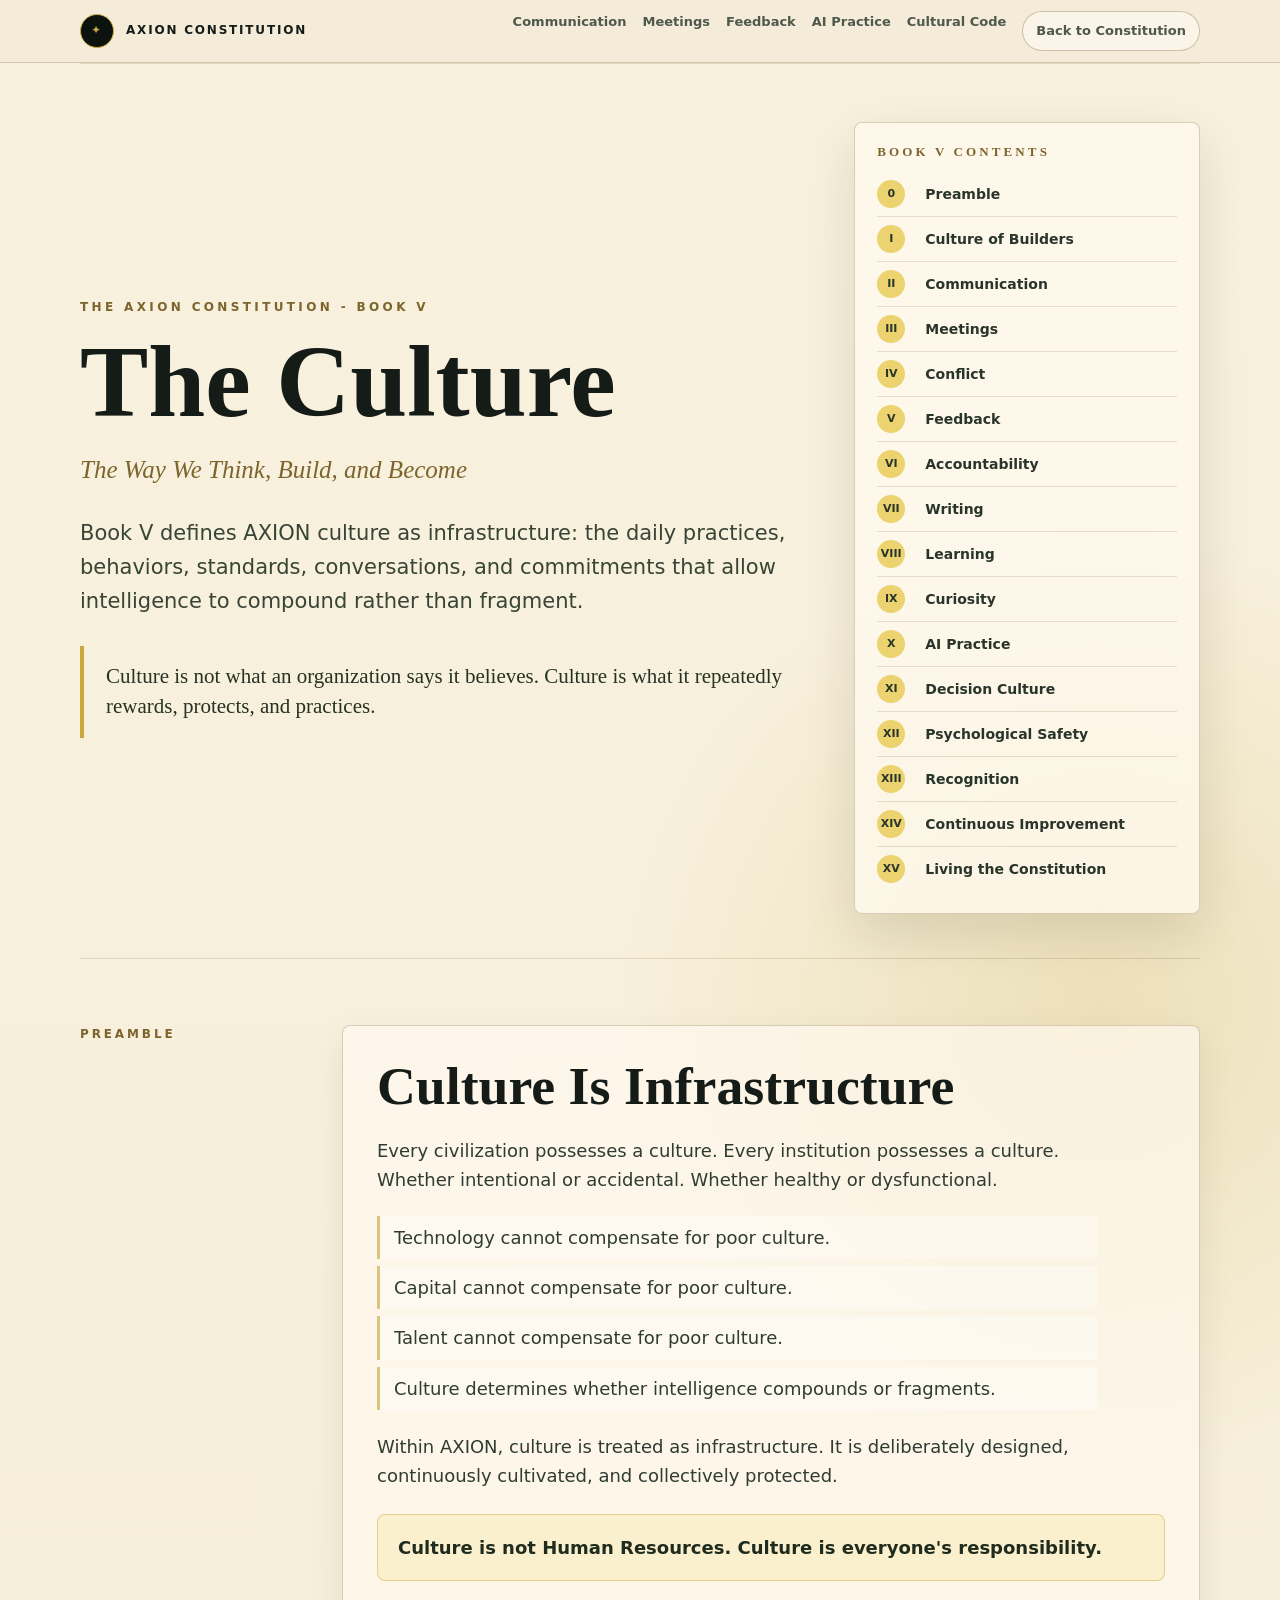
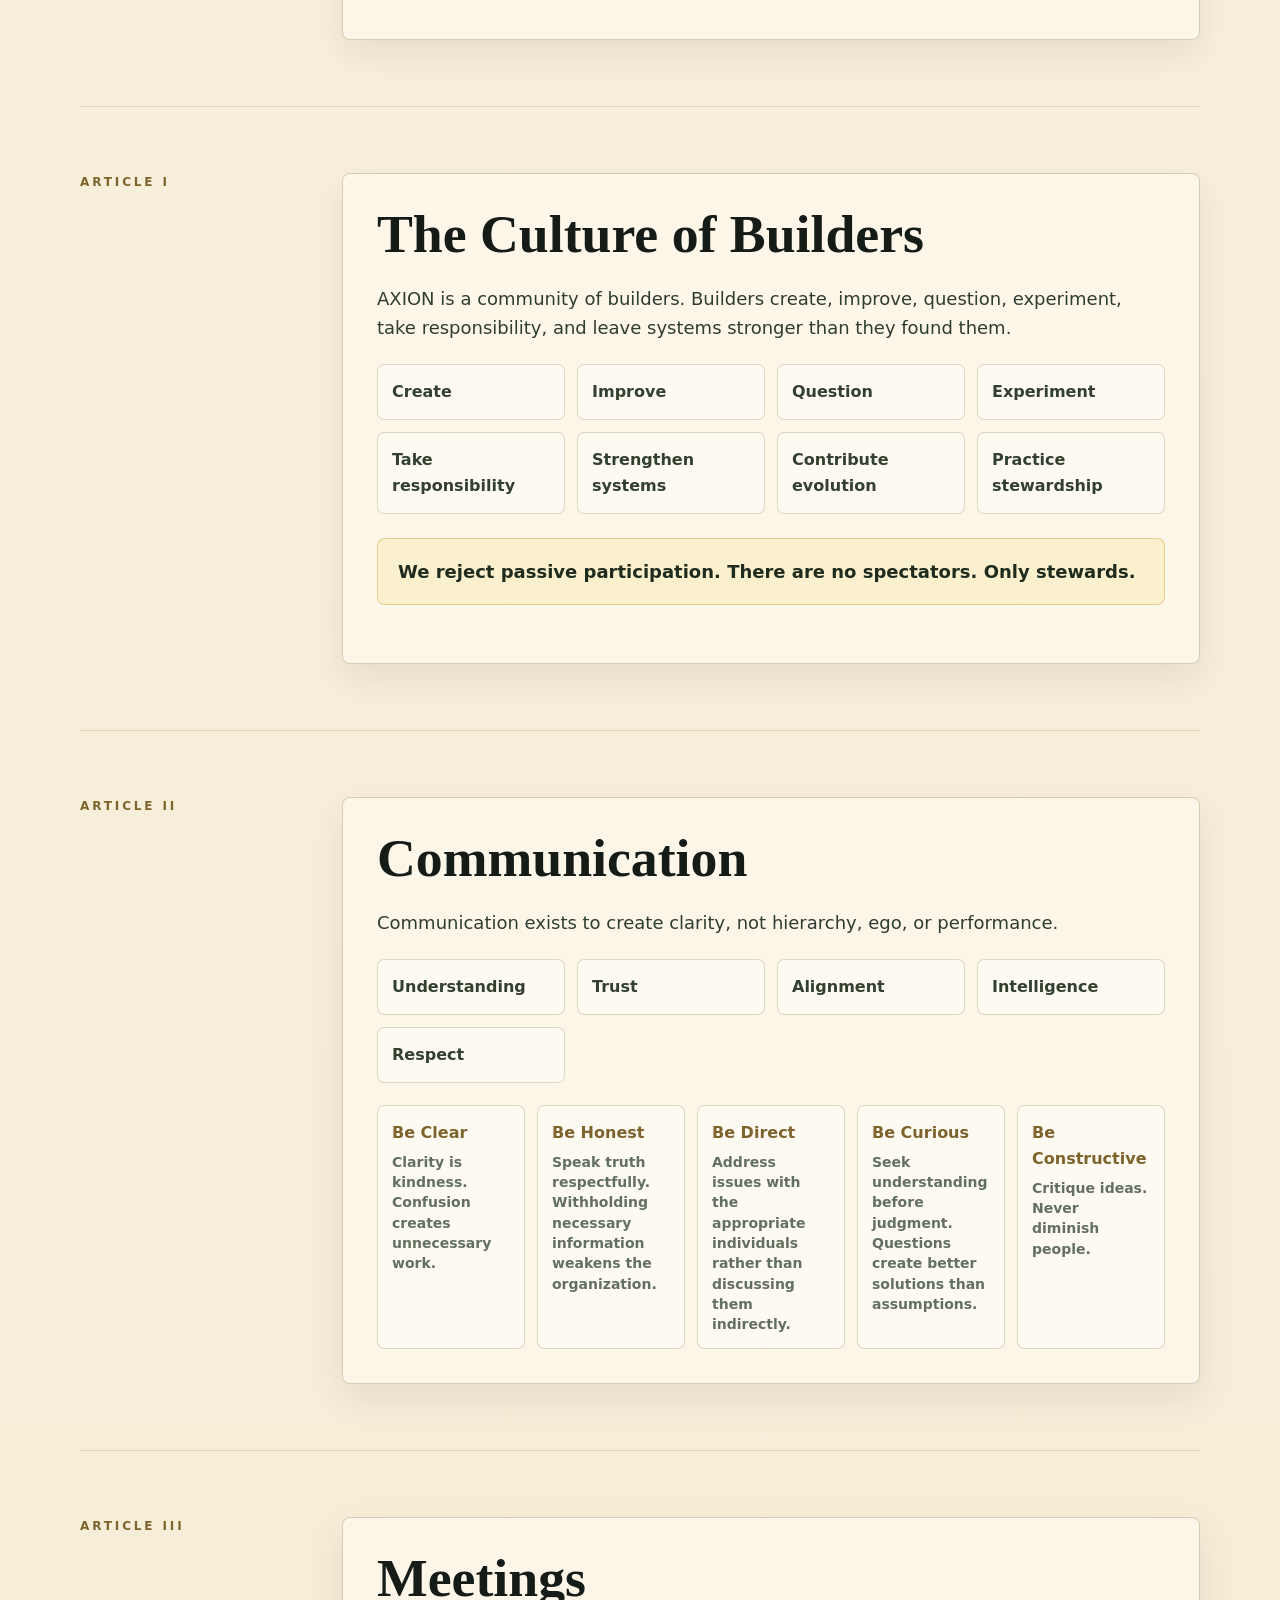
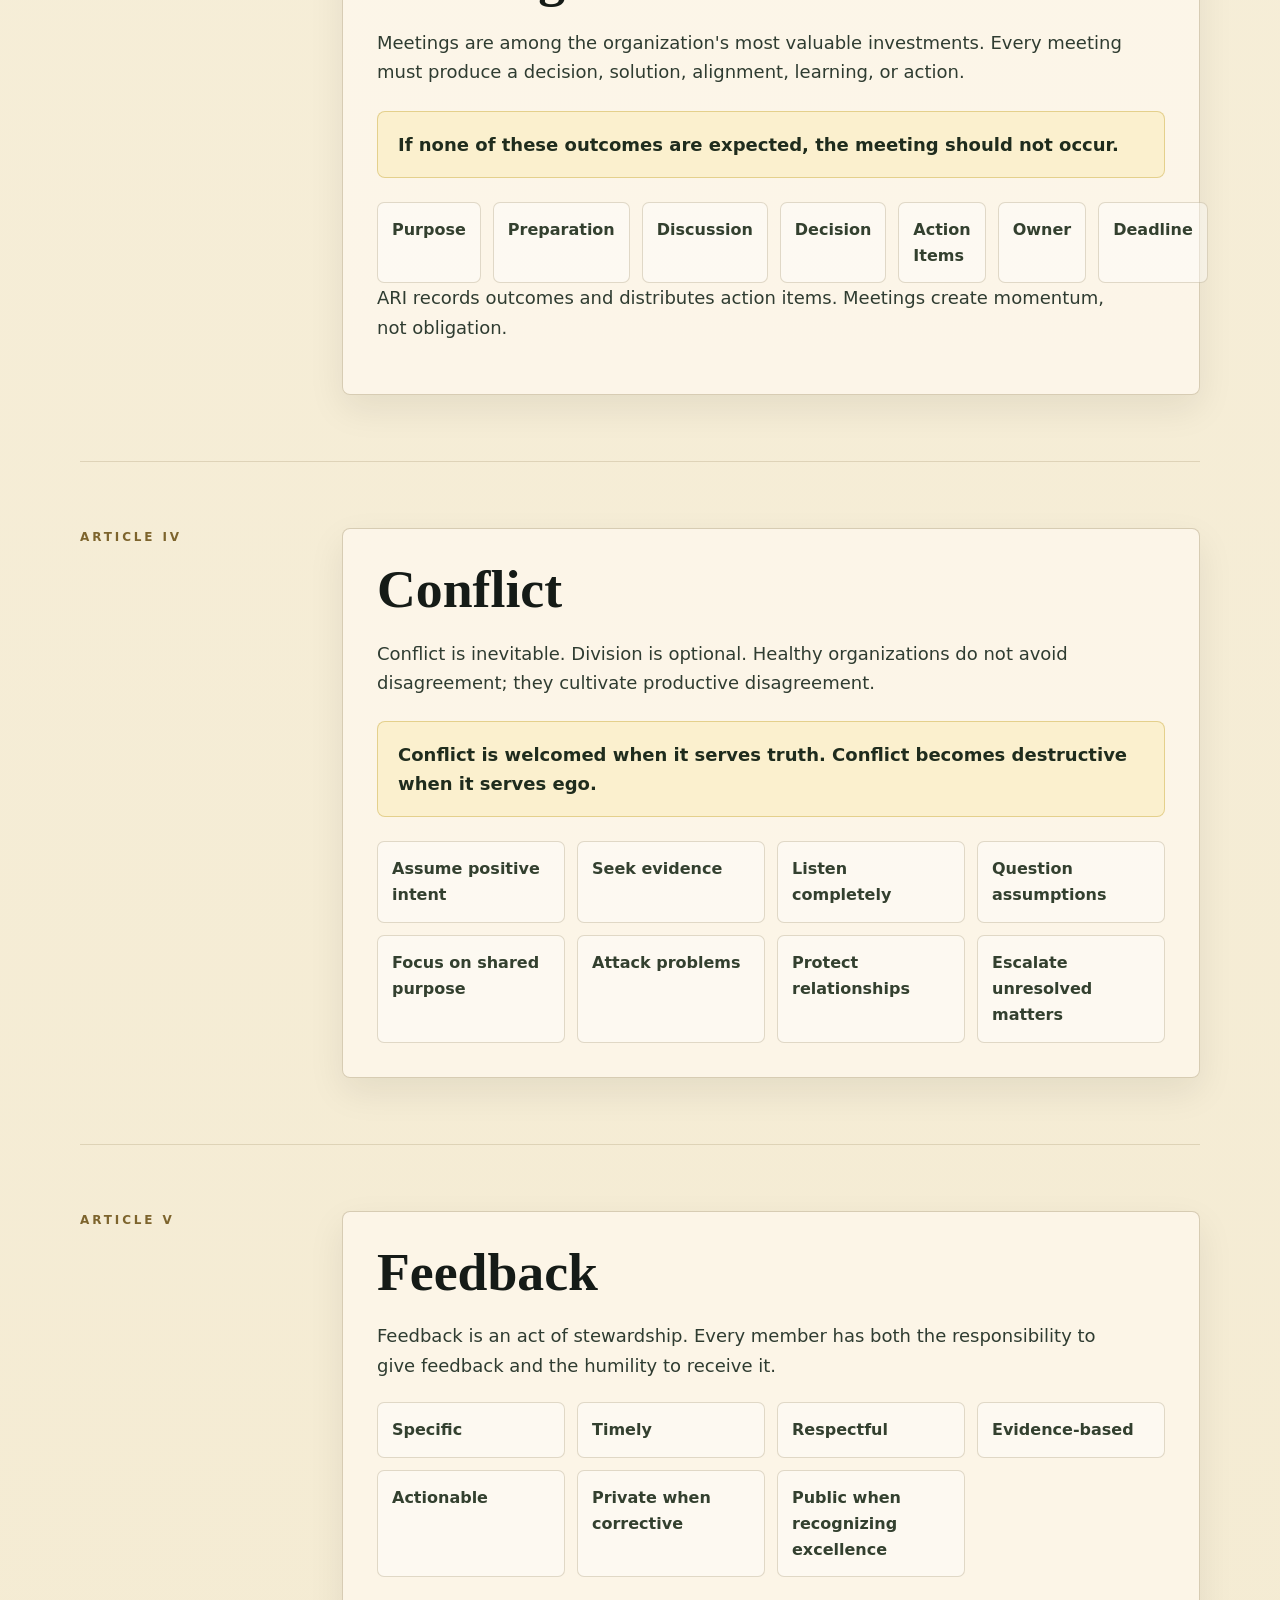
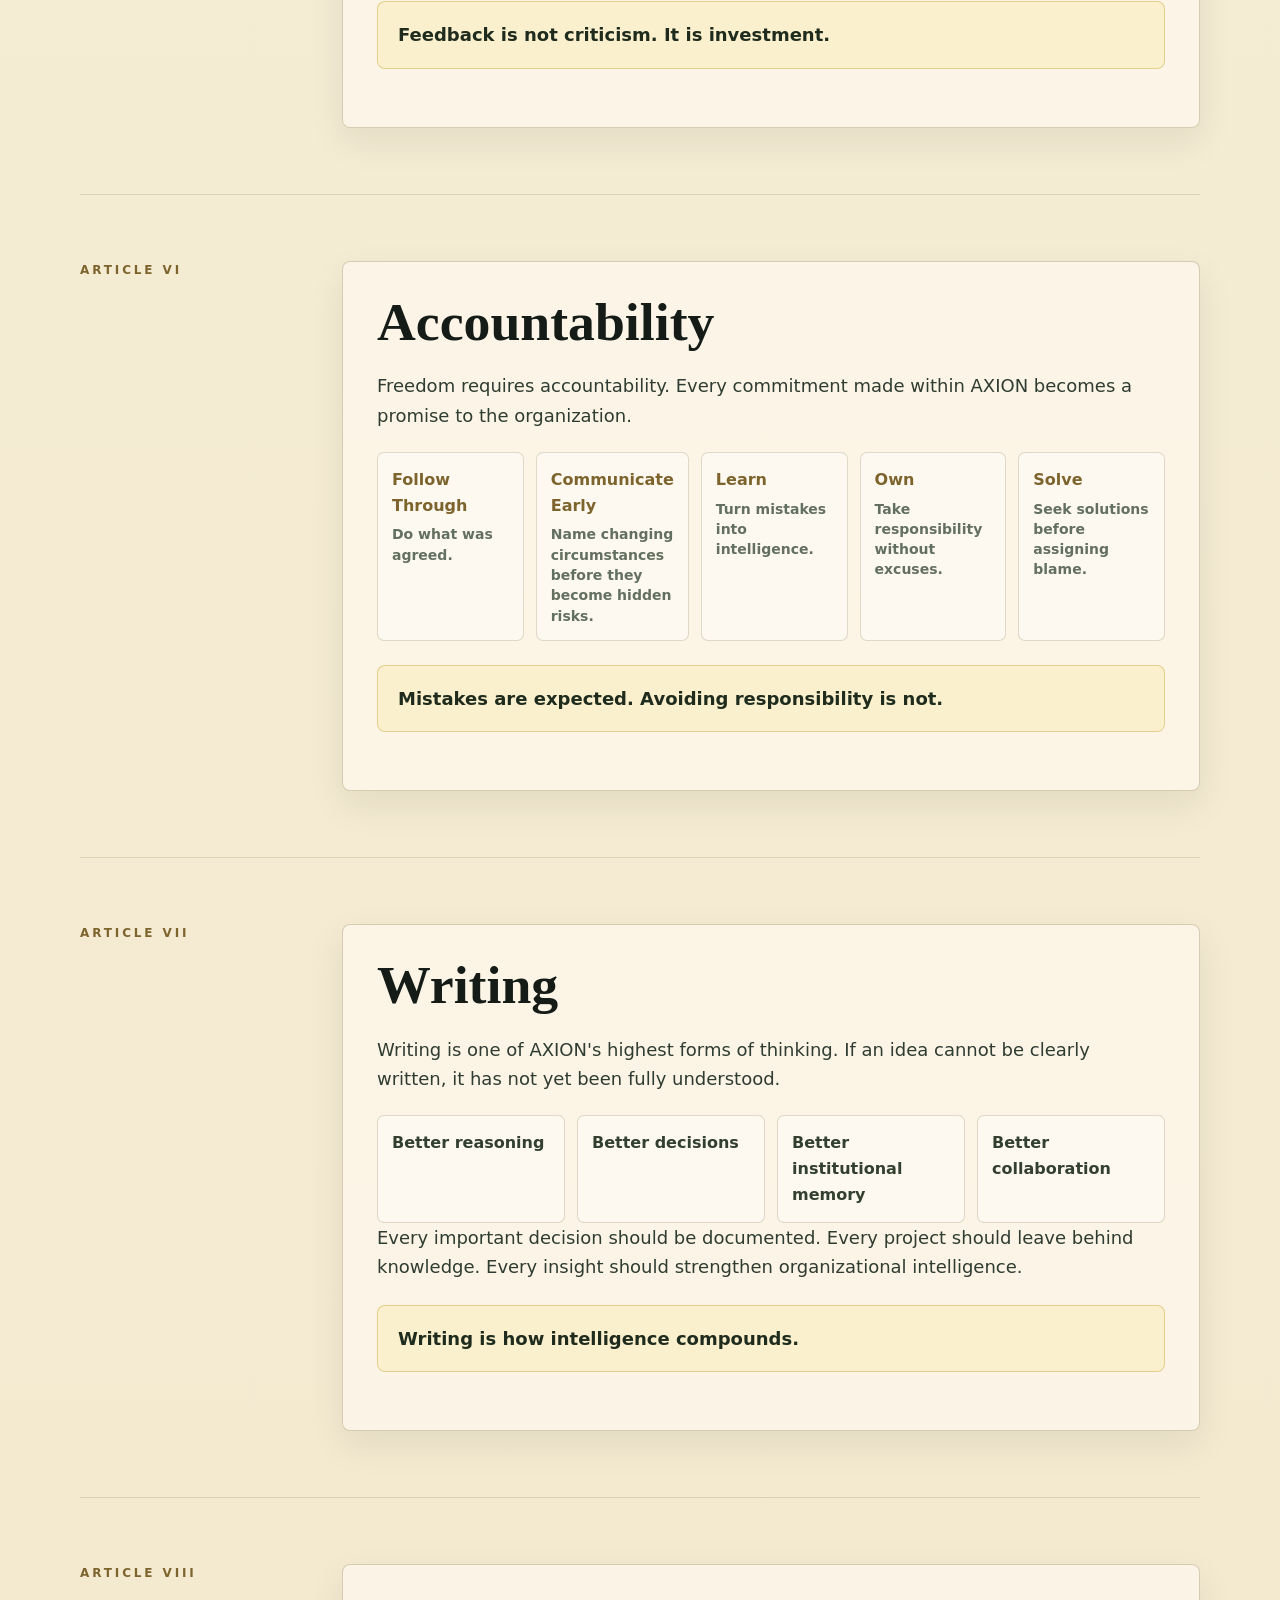
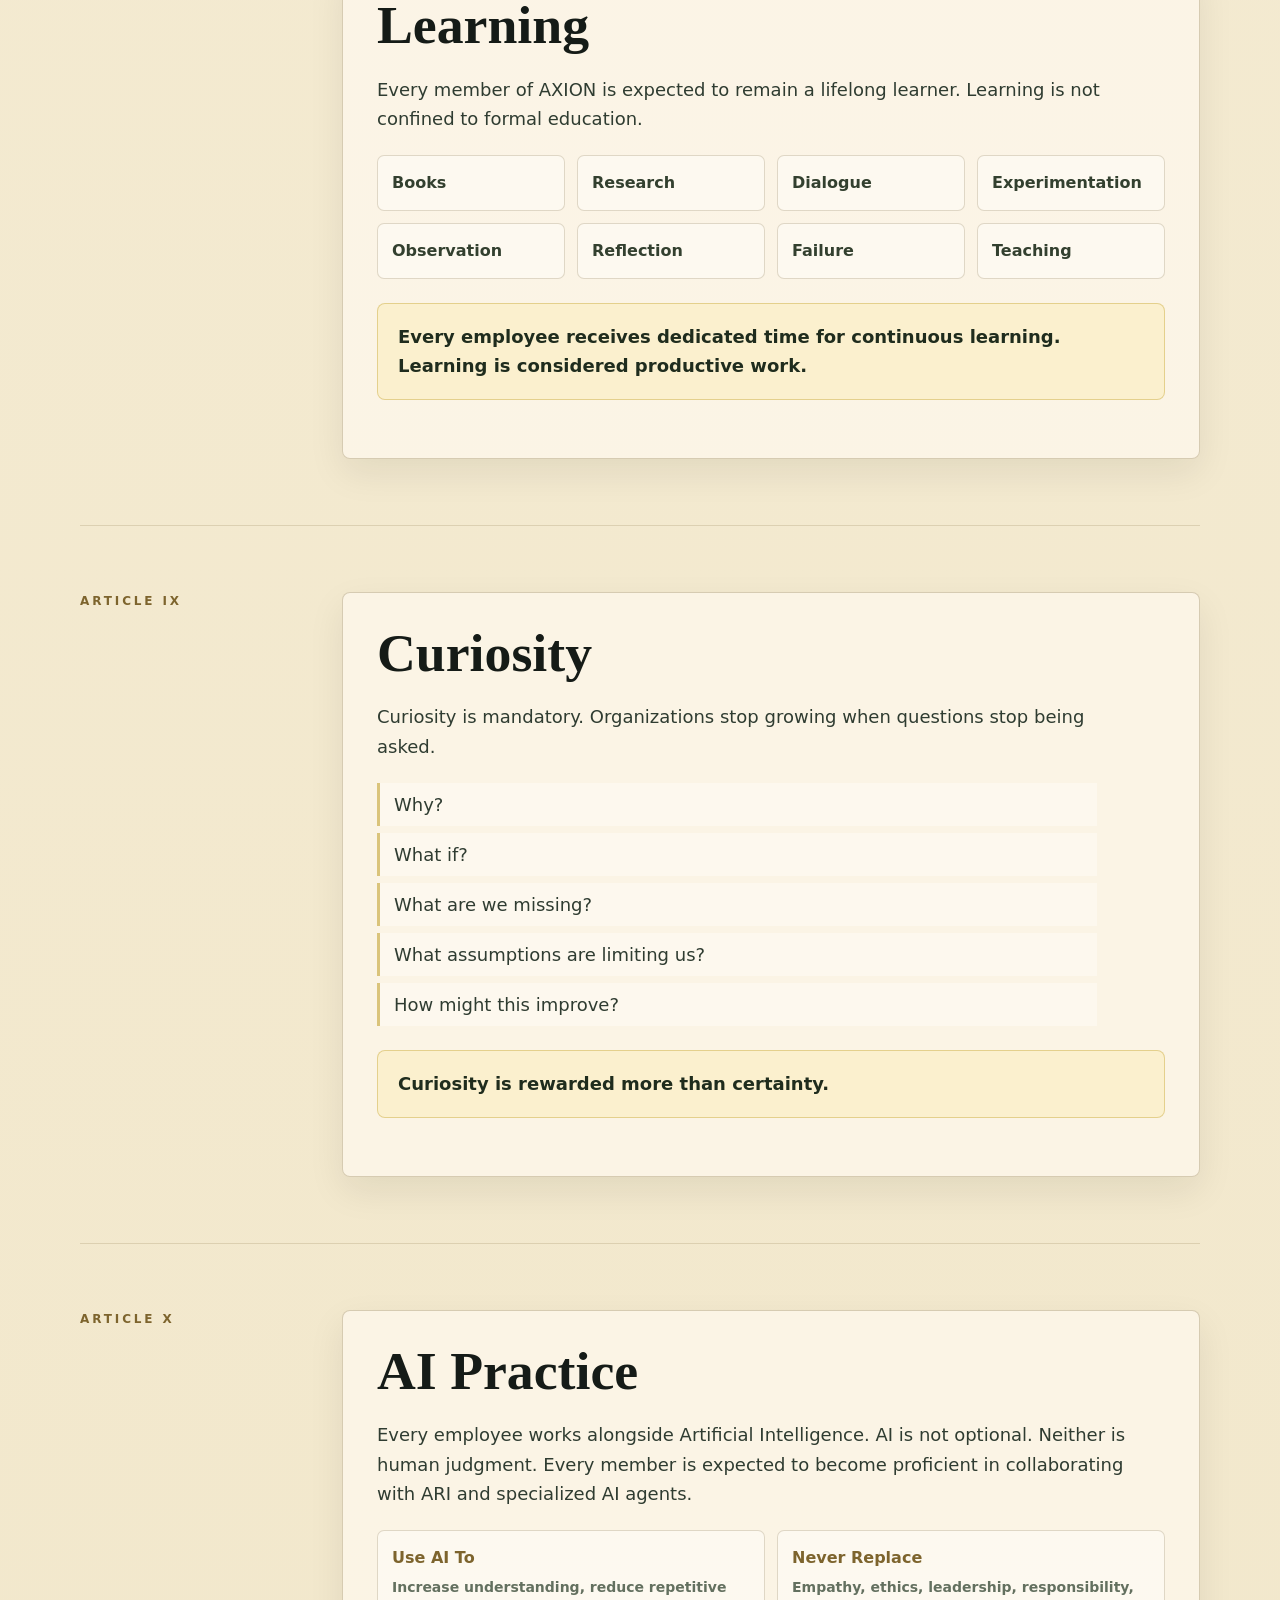
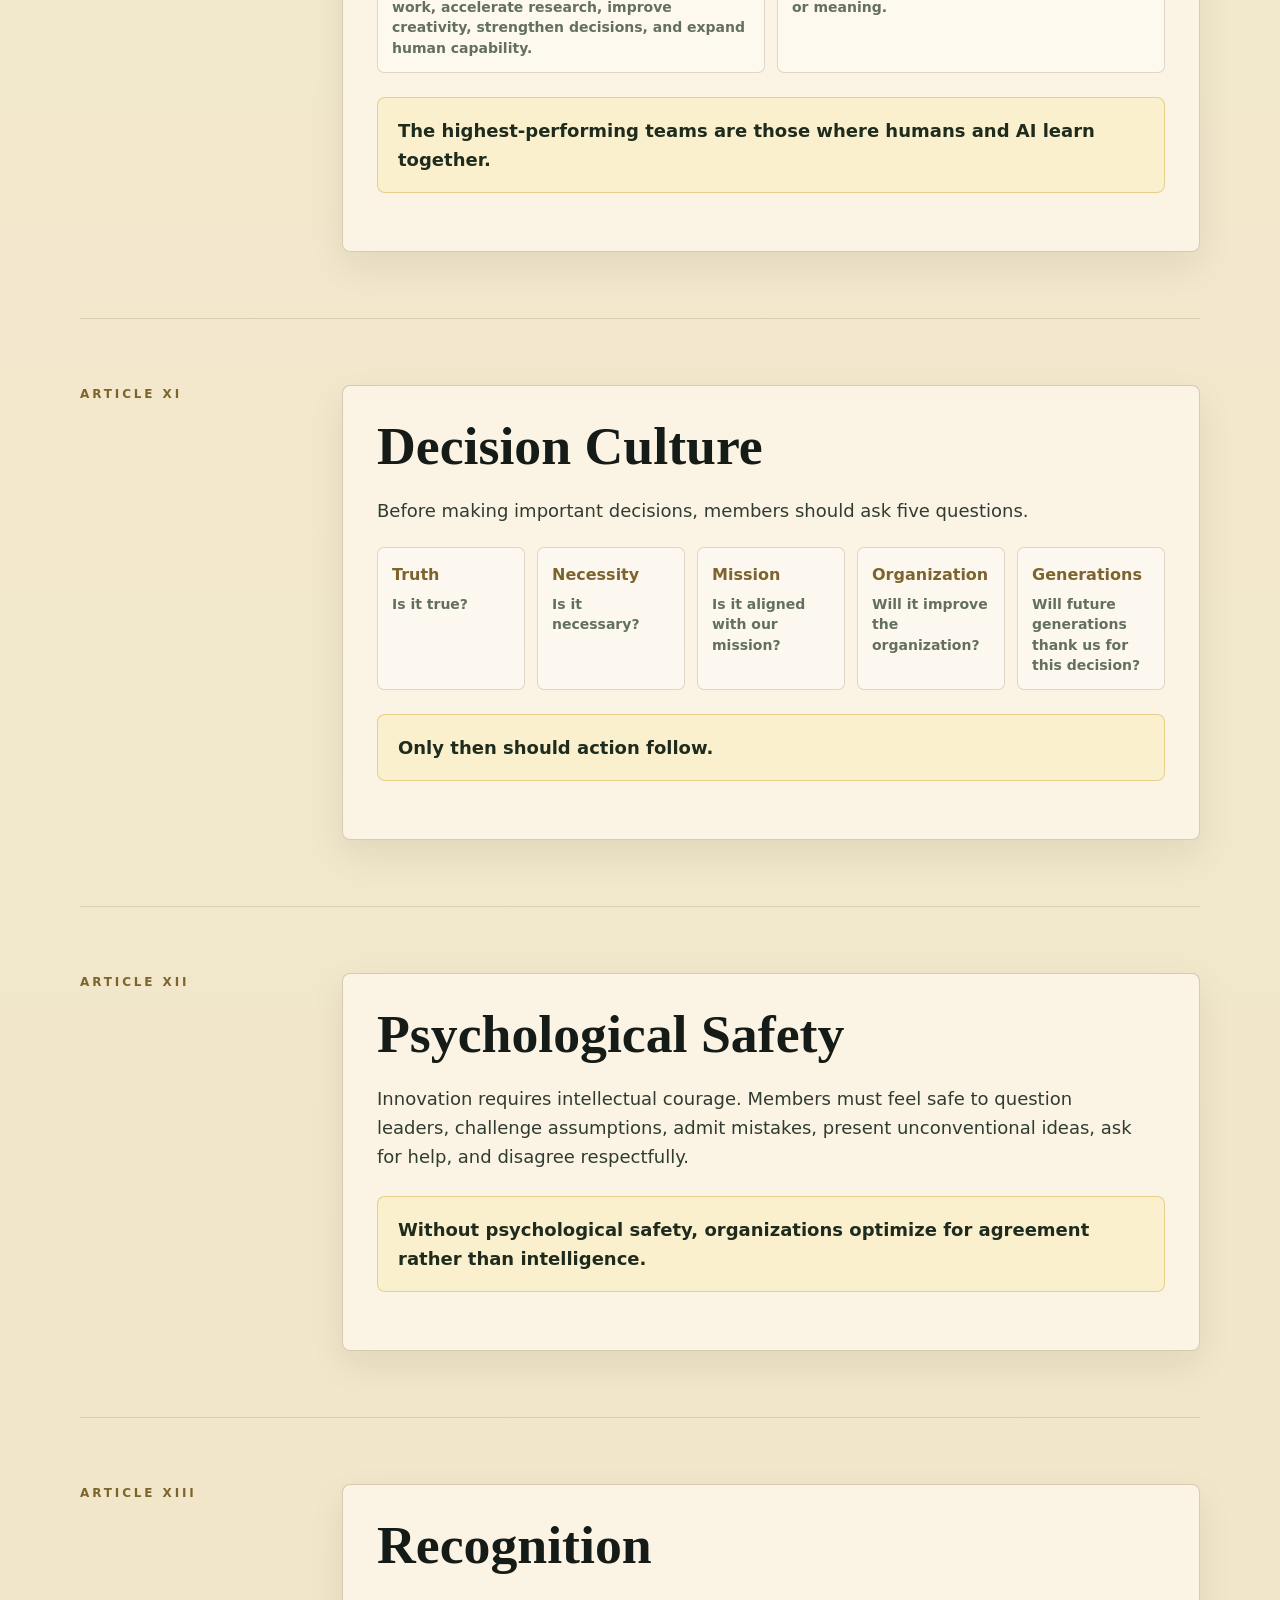
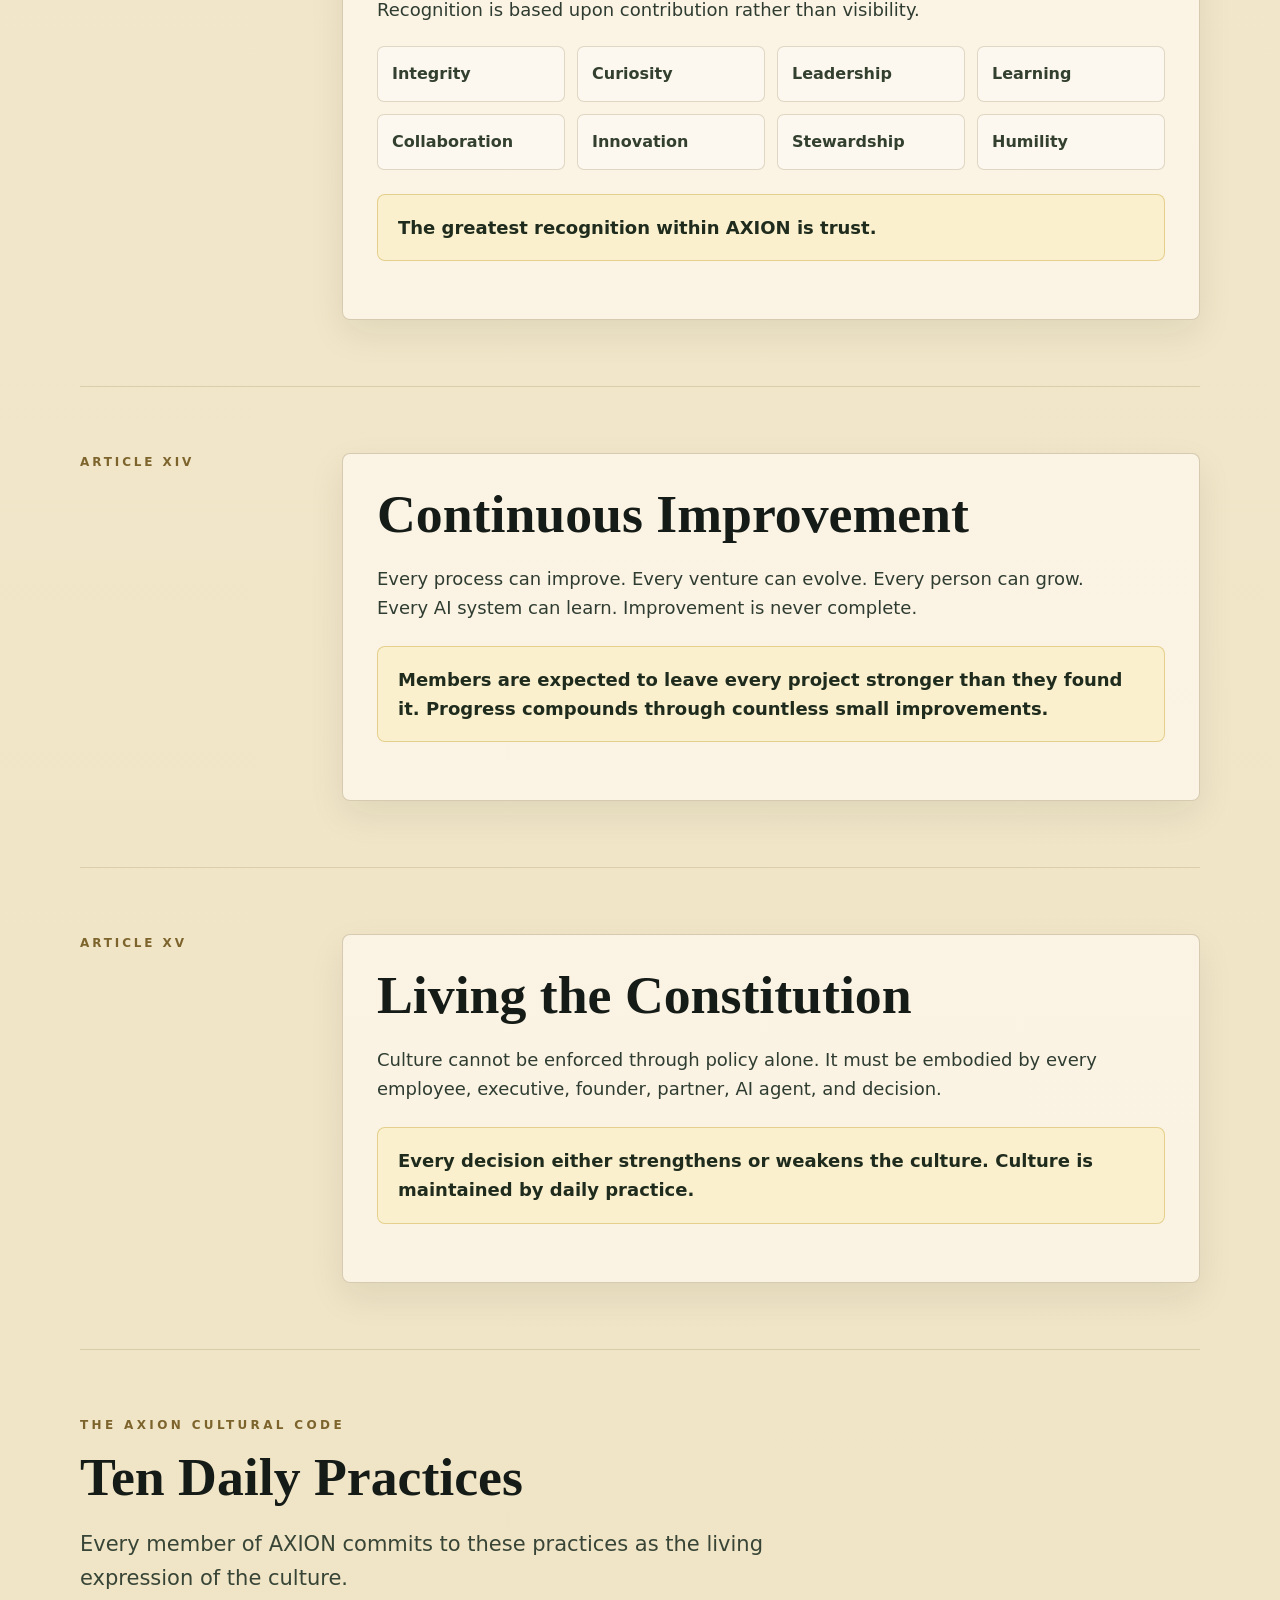
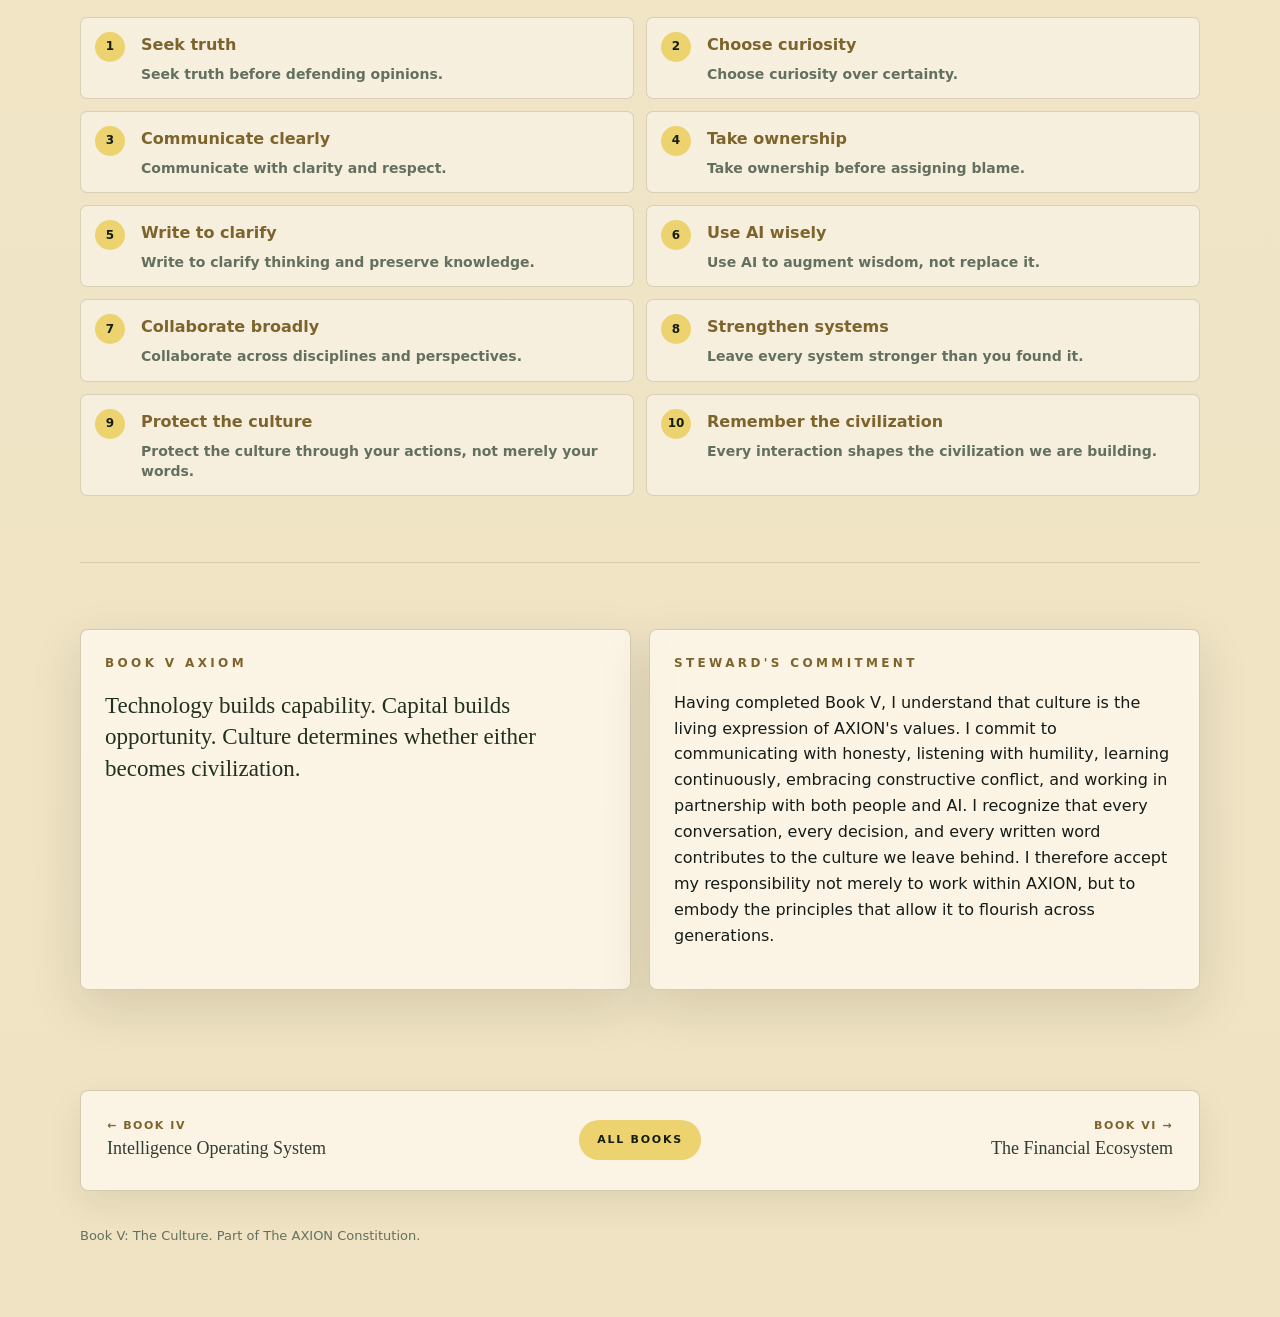
<file: AXION Constitution/book-v-the-culture.html>
<!doctype html>
<html lang="en">
<head>
  <meta charset="utf-8" />
  <meta name="viewport" content="width=device-width, initial-scale=1" />
  <title>AXION Constitution - Book V: The Culture</title>
  <style>
    :root {
      --ink: #151b17;
      --muted: #63705f;
      --cream: #f4ecd8;
      --paper: #fffaf0;
      --line: rgba(118, 97, 47, .28);
      --gold: #c8a83d;
      --earth: #7d642d;
      --deep: #0c120e;
      --forest: #203a29;
      --blue: #186c80;
      --rose: #8a4d5b;
      --shadow: 0 18px 52px rgba(31, 24, 7, .12);
    }

    * { box-sizing: border-box; }
    html { scroll-behavior: smooth; }
    body {
      margin: 0;
      color: var(--ink);
      background:
        radial-gradient(circle at 14% -4%, rgba(138, 77, 91, .16), transparent 28rem),
        radial-gradient(circle at 86% 8%, rgba(200, 168, 61, .22), transparent 30rem),
        linear-gradient(180deg, #f8f1de 0%, #efe3c3 100%);
      font-family: ui-sans-serif, system-ui, -apple-system, BlinkMacSystemFont, "Segoe UI", sans-serif;
      line-height: 1.62;
    }
    a { color: inherit; }
    .page { width: min(1120px, calc(100vw - 42px)); margin: 0 auto; }

    .topbar {
      position: sticky;
      top: 0;
      z-index: 20;
      background: rgba(244, 236, 216, .92);
      backdrop-filter: blur(14px);
      border-bottom: 1px solid var(--line);
    }
    .topbar .page {
      min-height: 62px;
      display: flex;
      align-items: center;
      justify-content: space-between;
      gap: 24px;
    }
    .brand {
      text-decoration: none;
      font-weight: 900;
      letter-spacing: .15em;
      font-size: 12px;
      text-transform: uppercase;
      display: flex;
      align-items: center;
      gap: 12px;
    }
    .sigil {
      width: 34px;
      height: 34px;
      border-radius: 50%;
      display: grid;
      place-items: center;
      background: var(--deep);
      color: var(--gold);
      border: 1px solid var(--gold);
    }
    .nav {
      display: flex;
      gap: 16px;
      color: #4e584c;
      font-size: 13px;
      font-weight: 800;
    }
    .nav a { text-decoration: none; white-space: nowrap; }
    .nav .back {
      border: 1px solid rgba(118, 97, 47, .35);
      border-radius: 999px;
      padding: 8px 13px;
      background: rgba(255,250,240,.68);
    }

    .hero {
      min-height: calc(100vh - 62px);
      display: grid;
      grid-template-columns: 1fr .48fr;
      gap: 54px;
      align-items: center;
      padding: 58px 0 44px;
    }
    .kicker {
      color: var(--earth);
      font-size: 12px;
      font-weight: 900;
      letter-spacing: .28em;
      text-transform: uppercase;
      margin: 0 0 16px;
    }
    h1, h2, h3, p { margin-top: 0; }
    h1 {
      font-family: ui-serif, Georgia, "Times New Roman", serif;
      font-size: clamp(52px, 8vw, 112px);
      line-height: .94;
      letter-spacing: 0;
      margin-bottom: 20px;
    }
    .subtitle {
      font-family: ui-serif, Georgia, "Times New Roman", serif;
      color: var(--earth);
      font-style: italic;
      font-size: 25px;
      margin-bottom: 26px;
    }
    .hero-copy {
      max-width: 760px;
      color: #384536;
      font-size: 21px;
    }
    .quote {
      border-left: 4px solid var(--gold);
      padding: 16px 0 16px 22px;
      margin: 28px 0 0;
      font-family: ui-serif, Georgia, "Times New Roman", serif;
      font-size: 21px;
      line-height: 1.42;
      color: #263224;
    }
    .toc {
      background: rgba(255, 250, 240, .76);
      border: 1px solid var(--line);
      border-radius: 8px;
      box-shadow: var(--shadow);
      padding: 22px;
    }
    .toc h2 {
      font-size: 13px;
      letter-spacing: .24em;
      color: var(--earth);
      text-transform: uppercase;
      margin: 0 0 14px;
    }
    .toc a {
      display: grid;
      grid-template-columns: 38px 1fr;
      gap: 10px;
      align-items: center;
      text-decoration: none;
      padding: 8px 0;
      border-top: 1px solid rgba(118,97,47,.18);
      color: #29352a;
      font-weight: 800;
      font-size: 14px;
    }
    .toc a:first-of-type { border-top: 0; }
    .toc span {
      width: 28px;
      height: 28px;
      border-radius: 50%;
      display: grid;
      place-items: center;
      background: #ecd36f;
      font-size: 11px;
      font-weight: 900;
    }

    section { padding: 66px 0; border-top: 1px solid rgba(118,97,47,.18); }
    .reader {
      display: grid;
      grid-template-columns: 220px minmax(0, 1fr);
      gap: 42px;
      align-items: start;
    }
    .article-label {
      position: sticky;
      top: 86px;
      color: var(--earth);
      font-size: 12px;
      letter-spacing: .24em;
      text-transform: uppercase;
      font-weight: 900;
    }
    .article {
      background: rgba(255, 250, 240, .67);
      border: 1px solid var(--line);
      border-radius: 8px;
      padding: 34px;
      box-shadow: 0 14px 36px rgba(31,24,7,.08);
    }
    h2 {
      font-family: ui-serif, Georgia, "Times New Roman", serif;
      font-size: clamp(32px, 4.2vw, 56px);
      line-height: 1;
      letter-spacing: 0;
      margin-bottom: 22px;
    }
    .article p {
      max-width: 760px;
      font-size: 18px;
      color: #2f3c31;
      margin-bottom: 18px;
    }
    .statement {
      max-width: 800px;
      border-radius: 8px;
      border: 1px solid rgba(200,168,61,.45);
      background: #fbf0ce;
      padding: 18px 20px;
      color: #1f2c1d;
      font-weight: 800;
      font-size: 18px;
      margin: 24px 0;
    }
    .short-lines {
      display: grid;
      gap: 7px;
      margin: 22px 0;
      max-width: 720px;
    }
    .short-lines div {
      border-left: 3px solid rgba(200,168,61,.65);
      padding: 7px 0 7px 14px;
      color: #2f3c31;
      font-size: 18px;
      background: rgba(255,255,255,.32);
    }
    .grid, .standard-grid, .meeting-grid, .conflict-grid, .feedback-grid, .account-grid, .learning-grid, .ai-grid, .recognition-grid, .code-grid {
      display: grid;
      gap: 12px;
      margin-top: 22px;
    }
    .grid { grid-template-columns: repeat(4, 1fr); }
    .standard-grid { grid-template-columns: repeat(5, 1fr); }
    .meeting-grid { grid-template-columns: repeat(7, 1fr); }
    .conflict-grid { grid-template-columns: repeat(4, 1fr); }
    .feedback-grid { grid-template-columns: repeat(4, 1fr); }
    .account-grid { grid-template-columns: repeat(5, 1fr); }
    .learning-grid { grid-template-columns: repeat(4, 1fr); }
    .ai-grid { grid-template-columns: repeat(2, 1fr); }
    .recognition-grid { grid-template-columns: repeat(4, 1fr); }
    .code-grid { grid-template-columns: repeat(2, 1fr); }
    .chip, .card, .practice-card {
      border-radius: 7px;
      border: 1px solid rgba(118,97,47,.22);
      background: rgba(255,255,255,.42);
      padding: 14px;
      color: #33402f;
    }
    .chip {
      font-weight: 800;
    }
    .card b, .practice-card b {
      display: block;
      color: var(--earth);
      margin-bottom: 6px;
    }
    .card span, .practice-card span {
      display: block;
      color: var(--muted);
      font-size: 14px;
      font-weight: 650;
      line-height: 1.45;
    }
    .practice-card {
      display: grid;
      grid-template-columns: 34px 1fr;
      gap: 12px;
      align-items: start;
    }
    .practice-card .n {
      width: 30px;
      height: 30px;
      border-radius: 50%;
      display: grid;
      place-items: center;
      background: #ecd36f;
      color: #161d12;
      font-size: 12px;
      font-weight: 900;
    }
    .ending {
      display: grid;
      grid-template-columns: 1fr 1fr;
      gap: 18px;
    }
    .ending-card {
      border-radius: 8px;
      padding: 24px;
      border: 1px solid var(--line);
      background: rgba(255,250,240,.76);
      box-shadow: var(--shadow);
    }
    .ending-card blockquote {
      margin: 0;
      font-family: ui-serif, Georgia, "Times New Roman", serif;
      font-size: 23px;
      line-height: 1.38;
      color: #22301f;
    }
    footer { padding: 34px 0 58px; color: var(--muted); font-size: 13px; }

    @media (max-width: 980px) {
      .nav { display: none; }
      .hero, .reader, .ending { grid-template-columns: 1fr; }
      .article-label { position: static; }
      .grid, .standard-grid, .meeting-grid, .conflict-grid, .feedback-grid, .account-grid, .learning-grid, .ai-grid, .recognition-grid, .code-grid { grid-template-columns: 1fr; }
      .article { padding: 24px; }
    }
    @media print {
      body { background: #fffaf0; }
      .topbar { display: none; }
      .page { width: auto; margin: 0 34px; }
      .hero { min-height: auto; grid-template-columns: 1fr; padding: 38px 0; }
      section { padding: 34px 0; }
      .article, .toc, .ending-card { box-shadow: none; }
      .reader { grid-template-columns: 140px 1fr; gap: 24px; }
      .grid, .standard-grid, .meeting-grid, .conflict-grid, .feedback-grid, .account-grid, .learning-grid, .ai-grid, .recognition-grid, .code-grid { grid-template-columns: repeat(2, 1fr); }
      @page { size: letter; margin: .46in; }
    }
  </style>
</head>
<body>
  <header class="topbar">
    <div class="page">
      <a class="brand" href="index.html">
        <span class="sigil">✦</span>
        AXION Constitution
      </a>
      <nav class="nav" aria-label="Book V navigation">
        <a href="#communication">Communication</a>
        <a href="#meetings">Meetings</a>
        <a href="#feedback">Feedback</a>
        <a href="#ai">AI Practice</a>
        <a href="#code">Cultural Code</a>
        <a class="back" href="index.html">Back to Constitution</a>
      </nav>
    </div>
  </header>

  <main class="page">
    <section class="hero">
      <div>
        <p class="kicker">The AXION Constitution - Book V</p>
        <h1>The Culture</h1>
        <p class="subtitle">The Way We Think, Build, and Become</p>
        <p class="hero-copy">Book V defines AXION culture as infrastructure: the daily practices, behaviors, standards, conversations, and commitments that allow intelligence to compound rather than fragment.</p>
        <blockquote class="quote">Culture is not what an organization says it believes. Culture is what it repeatedly rewards, protects, and practices.</blockquote>
      </div>
      <aside class="toc">
        <h2>Book V Contents</h2>
        <a href="#preamble"><span>0</span>Preamble</a>
        <a href="#builders"><span>I</span>Culture of Builders</a>
        <a href="#communication"><span>II</span>Communication</a>
        <a href="#meetings"><span>III</span>Meetings</a>
        <a href="#conflict"><span>IV</span>Conflict</a>
        <a href="#feedback"><span>V</span>Feedback</a>
        <a href="#accountability"><span>VI</span>Accountability</a>
        <a href="#writing"><span>VII</span>Writing</a>
        <a href="#learning"><span>VIII</span>Learning</a>
        <a href="#curiosity"><span>IX</span>Curiosity</a>
        <a href="#ai"><span>X</span>AI Practice</a>
        <a href="#decision"><span>XI</span>Decision Culture</a>
        <a href="#safety"><span>XII</span>Psychological Safety</a>
        <a href="#recognition"><span>XIII</span>Recognition</a>
        <a href="#improvement"><span>XIV</span>Continuous Improvement</a>
        <a href="#living"><span>XV</span>Living the Constitution</a>
      </aside>
    </section>

    <section id="preamble" class="reader">
      <div class="article-label">Preamble</div>
      <article class="article">
        <h2>Culture Is Infrastructure</h2>
        <p>Every civilization possesses a culture. Every institution possesses a culture. Whether intentional or accidental. Whether healthy or dysfunctional.</p>
        <div class="short-lines">
          <div>Technology cannot compensate for poor culture.</div>
          <div>Capital cannot compensate for poor culture.</div>
          <div>Talent cannot compensate for poor culture.</div>
          <div>Culture determines whether intelligence compounds or fragments.</div>
        </div>
        <p>Within AXION, culture is treated as infrastructure. It is deliberately designed, continuously cultivated, and collectively protected.</p>
        <div class="statement">Culture is not Human Resources. Culture is everyone's responsibility.</div>
      </article>
    </section>

    <section id="builders" class="reader">
      <div class="article-label">Article I</div>
      <article class="article">
        <h2>The Culture of Builders</h2>
        <p>AXION is a community of builders. Builders create, improve, question, experiment, take responsibility, and leave systems stronger than they found them.</p>
        <div class="grid">
          <div class="chip">Create</div>
          <div class="chip">Improve</div>
          <div class="chip">Question</div>
          <div class="chip">Experiment</div>
          <div class="chip">Take responsibility</div>
          <div class="chip">Strengthen systems</div>
          <div class="chip">Contribute evolution</div>
          <div class="chip">Practice stewardship</div>
        </div>
        <div class="statement">We reject passive participation. There are no spectators. Only stewards.</div>
      </article>
    </section>

    <section id="communication" class="reader">
      <div class="article-label">Article II</div>
      <article class="article">
        <h2>Communication</h2>
        <p>Communication exists to create clarity, not hierarchy, ego, or performance.</p>
        <div class="grid">
          <div class="chip">Understanding</div>
          <div class="chip">Trust</div>
          <div class="chip">Alignment</div>
          <div class="chip">Intelligence</div>
          <div class="chip">Respect</div>
        </div>
        <div class="standard-grid">
          <div class="card"><b>Be Clear</b><span>Clarity is kindness. Confusion creates unnecessary work.</span></div>
          <div class="card"><b>Be Honest</b><span>Speak truth respectfully. Withholding necessary information weakens the organization.</span></div>
          <div class="card"><b>Be Direct</b><span>Address issues with the appropriate individuals rather than discussing them indirectly.</span></div>
          <div class="card"><b>Be Curious</b><span>Seek understanding before judgment. Questions create better solutions than assumptions.</span></div>
          <div class="card"><b>Be Constructive</b><span>Critique ideas. Never diminish people.</span></div>
        </div>
      </article>
    </section>

    <section id="meetings" class="reader">
      <div class="article-label">Article III</div>
      <article class="article">
        <h2>Meetings</h2>
        <p>Meetings are among the organization's most valuable investments. Every meeting must produce a decision, solution, alignment, learning, or action.</p>
        <div class="statement">If none of these outcomes are expected, the meeting should not occur.</div>
        <div class="meeting-grid">
          <div class="chip">Purpose</div>
          <div class="chip">Preparation</div>
          <div class="chip">Discussion</div>
          <div class="chip">Decision</div>
          <div class="chip">Action Items</div>
          <div class="chip">Owner</div>
          <div class="chip">Deadline</div>
        </div>
        <p>ARI records outcomes and distributes action items. Meetings create momentum, not obligation.</p>
      </article>
    </section>

    <section id="conflict" class="reader">
      <div class="article-label">Article IV</div>
      <article class="article">
        <h2>Conflict</h2>
        <p>Conflict is inevitable. Division is optional. Healthy organizations do not avoid disagreement; they cultivate productive disagreement.</p>
        <div class="statement">Conflict is welcomed when it serves truth. Conflict becomes destructive when it serves ego.</div>
        <div class="conflict-grid">
          <div class="chip">Assume positive intent</div>
          <div class="chip">Seek evidence</div>
          <div class="chip">Listen completely</div>
          <div class="chip">Question assumptions</div>
          <div class="chip">Focus on shared purpose</div>
          <div class="chip">Attack problems</div>
          <div class="chip">Protect relationships</div>
          <div class="chip">Escalate unresolved matters</div>
        </div>
      </article>
    </section>

    <section id="feedback" class="reader">
      <div class="article-label">Article V</div>
      <article class="article">
        <h2>Feedback</h2>
        <p>Feedback is an act of stewardship. Every member has both the responsibility to give feedback and the humility to receive it.</p>
        <div class="feedback-grid">
          <div class="chip">Specific</div>
          <div class="chip">Timely</div>
          <div class="chip">Respectful</div>
          <div class="chip">Evidence-based</div>
          <div class="chip">Actionable</div>
          <div class="chip">Private when corrective</div>
          <div class="chip">Public when recognizing excellence</div>
        </div>
        <div class="statement">Feedback is not criticism. It is investment.</div>
      </article>
    </section>

    <section id="accountability" class="reader">
      <div class="article-label">Article VI</div>
      <article class="article">
        <h2>Accountability</h2>
        <p>Freedom requires accountability. Every commitment made within AXION becomes a promise to the organization.</p>
        <div class="account-grid">
          <div class="card"><b>Follow Through</b><span>Do what was agreed.</span></div>
          <div class="card"><b>Communicate Early</b><span>Name changing circumstances before they become hidden risks.</span></div>
          <div class="card"><b>Learn</b><span>Turn mistakes into intelligence.</span></div>
          <div class="card"><b>Own</b><span>Take responsibility without excuses.</span></div>
          <div class="card"><b>Solve</b><span>Seek solutions before assigning blame.</span></div>
        </div>
        <div class="statement">Mistakes are expected. Avoiding responsibility is not.</div>
      </article>
    </section>

    <section id="writing" class="reader">
      <div class="article-label">Article VII</div>
      <article class="article">
        <h2>Writing</h2>
        <p>Writing is one of AXION's highest forms of thinking. If an idea cannot be clearly written, it has not yet been fully understood.</p>
        <div class="grid">
          <div class="chip">Better reasoning</div>
          <div class="chip">Better decisions</div>
          <div class="chip">Better institutional memory</div>
          <div class="chip">Better collaboration</div>
        </div>
        <p>Every important decision should be documented. Every project should leave behind knowledge. Every insight should strengthen organizational intelligence.</p>
        <div class="statement">Writing is how intelligence compounds.</div>
      </article>
    </section>

    <section id="learning" class="reader">
      <div class="article-label">Article VIII</div>
      <article class="article">
        <h2>Learning</h2>
        <p>Every member of AXION is expected to remain a lifelong learner. Learning is not confined to formal education.</p>
        <div class="learning-grid">
          <div class="chip">Books</div>
          <div class="chip">Research</div>
          <div class="chip">Dialogue</div>
          <div class="chip">Experimentation</div>
          <div class="chip">Observation</div>
          <div class="chip">Reflection</div>
          <div class="chip">Failure</div>
          <div class="chip">Teaching</div>
        </div>
        <div class="statement">Every employee receives dedicated time for continuous learning. Learning is considered productive work.</div>
      </article>
    </section>

    <section id="curiosity" class="reader">
      <div class="article-label">Article IX</div>
      <article class="article">
        <h2>Curiosity</h2>
        <p>Curiosity is mandatory. Organizations stop growing when questions stop being asked.</p>
        <div class="short-lines">
          <div>Why?</div>
          <div>What if?</div>
          <div>What are we missing?</div>
          <div>What assumptions are limiting us?</div>
          <div>How might this improve?</div>
        </div>
        <div class="statement">Curiosity is rewarded more than certainty.</div>
      </article>
    </section>

    <section id="ai" class="reader">
      <div class="article-label">Article X</div>
      <article class="article">
        <h2>AI Practice</h2>
        <p>Every employee works alongside Artificial Intelligence. AI is not optional. Neither is human judgment. Every member is expected to become proficient in collaborating with ARI and specialized AI agents.</p>
        <div class="ai-grid">
          <div class="card"><b>Use AI To</b><span>Increase understanding, reduce repetitive work, accelerate research, improve creativity, strengthen decisions, and expand human capability.</span></div>
          <div class="card"><b>Never Replace</b><span>Empathy, ethics, leadership, responsibility, or meaning.</span></div>
        </div>
        <div class="statement">The highest-performing teams are those where humans and AI learn together.</div>
      </article>
    </section>

    <section id="decision" class="reader">
      <div class="article-label">Article XI</div>
      <article class="article">
        <h2>Decision Culture</h2>
        <p>Before making important decisions, members should ask five questions.</p>
        <div class="standard-grid">
          <div class="card"><b>Truth</b><span>Is it true?</span></div>
          <div class="card"><b>Necessity</b><span>Is it necessary?</span></div>
          <div class="card"><b>Mission</b><span>Is it aligned with our mission?</span></div>
          <div class="card"><b>Organization</b><span>Will it improve the organization?</span></div>
          <div class="card"><b>Generations</b><span>Will future generations thank us for this decision?</span></div>
        </div>
        <div class="statement">Only then should action follow.</div>
      </article>
    </section>

    <section id="safety" class="reader">
      <div class="article-label">Article XII</div>
      <article class="article">
        <h2>Psychological Safety</h2>
        <p>Innovation requires intellectual courage. Members must feel safe to question leaders, challenge assumptions, admit mistakes, present unconventional ideas, ask for help, and disagree respectfully.</p>
        <div class="statement">Without psychological safety, organizations optimize for agreement rather than intelligence.</div>
      </article>
    </section>

    <section id="recognition" class="reader">
      <div class="article-label">Article XIII</div>
      <article class="article">
        <h2>Recognition</h2>
        <p>Recognition is based upon contribution rather than visibility.</p>
        <div class="recognition-grid">
          <div class="chip">Integrity</div>
          <div class="chip">Curiosity</div>
          <div class="chip">Leadership</div>
          <div class="chip">Learning</div>
          <div class="chip">Collaboration</div>
          <div class="chip">Innovation</div>
          <div class="chip">Stewardship</div>
          <div class="chip">Humility</div>
        </div>
        <div class="statement">The greatest recognition within AXION is trust.</div>
      </article>
    </section>

    <section id="improvement" class="reader">
      <div class="article-label">Article XIV</div>
      <article class="article">
        <h2>Continuous Improvement</h2>
        <p>Every process can improve. Every venture can evolve. Every person can grow. Every AI system can learn. Improvement is never complete.</p>
        <div class="statement">Members are expected to leave every project stronger than they found it. Progress compounds through countless small improvements.</div>
      </article>
    </section>

    <section id="living" class="reader">
      <div class="article-label">Article XV</div>
      <article class="article">
        <h2>Living the Constitution</h2>
        <p>Culture cannot be enforced through policy alone. It must be embodied by every employee, executive, founder, partner, AI agent, and decision.</p>
        <div class="statement">Every decision either strengthens or weakens the culture. Culture is maintained by daily practice.</div>
      </article>
    </section>

    <section id="code">
      <p class="kicker">The AXION Cultural Code</p>
      <h2>Ten Daily Practices</h2>
      <p class="hero-copy">Every member of AXION commits to these practices as the living expression of the culture.</p>
      <div class="code-grid">
        <article class="practice-card"><div class="n">1</div><div><b>Seek truth</b><span>Seek truth before defending opinions.</span></div></article>
        <article class="practice-card"><div class="n">2</div><div><b>Choose curiosity</b><span>Choose curiosity over certainty.</span></div></article>
        <article class="practice-card"><div class="n">3</div><div><b>Communicate clearly</b><span>Communicate with clarity and respect.</span></div></article>
        <article class="practice-card"><div class="n">4</div><div><b>Take ownership</b><span>Take ownership before assigning blame.</span></div></article>
        <article class="practice-card"><div class="n">5</div><div><b>Write to clarify</b><span>Write to clarify thinking and preserve knowledge.</span></div></article>
        <article class="practice-card"><div class="n">6</div><div><b>Use AI wisely</b><span>Use AI to augment wisdom, not replace it.</span></div></article>
        <article class="practice-card"><div class="n">7</div><div><b>Collaborate broadly</b><span>Collaborate across disciplines and perspectives.</span></div></article>
        <article class="practice-card"><div class="n">8</div><div><b>Strengthen systems</b><span>Leave every system stronger than you found it.</span></div></article>
        <article class="practice-card"><div class="n">9</div><div><b>Protect the culture</b><span>Protect the culture through your actions, not merely your words.</span></div></article>
        <article class="practice-card"><div class="n">10</div><div><b>Remember the civilization</b><span>Every interaction shapes the civilization we are building.</span></div></article>
      </div>
    </section>

    <section id="closing">
      <div class="ending">
        <div class="ending-card">
          <p class="kicker">Book V Axiom</p>
          <blockquote>Technology builds capability. Capital builds opportunity. Culture determines whether either becomes civilization.</blockquote>
        </div>
        <div class="ending-card">
          <p class="kicker">Steward's Commitment</p>
          <p>Having completed Book V, I understand that culture is the living expression of AXION's values. I commit to communicating with honesty, listening with humility, learning continuously, embracing constructive conflict, and working in partnership with both people and AI. I recognize that every conversation, every decision, and every written word contributes to the culture we leave behind. I therefore accept my responsibility not merely to work within AXION, but to embody the principles that allow it to flourish across generations.</p>
        </div>
      </div>
    </section>

    <nav class="booknav" aria-label="Book navigation" style="display:flex;align-items:center;gap:20px;padding:26px;margin:34px 0 0;border:1px solid rgba(118,97,47,.28);border-radius:8px;background:rgba(255,250,240,.72);box-shadow:0 14px 36px rgba(31,24,7,.08);">
      <a href="book-iv-intelligence-operating-system.html" style="text-decoration:none;color:#2f3c31;flex:1;min-width:0;"><span style="display:block;font-size:11px;letter-spacing:.14em;text-transform:uppercase;color:#7d642d;font-weight:900;">← Book IV</span><span style="display:block;font-family:ui-serif,Georgia,serif;font-size:18px;">Intelligence Operating System</span></a>
      <a href="index.html" style="flex:0 0 auto;text-decoration:none;font-size:11px;letter-spacing:.16em;text-transform:uppercase;font-weight:900;color:#161d12;background:#ecd36f;border-radius:999px;padding:11px 18px;">All Books</a>
      <a href="book-vi-financial-ecosystem.html" style="text-decoration:none;color:#2f3c31;flex:1;min-width:0;text-align:right;"><span style="display:block;font-size:11px;letter-spacing:.14em;text-transform:uppercase;color:#7d642d;font-weight:900;">Book VI →</span><span style="display:block;font-family:ui-serif,Georgia,serif;font-size:18px;">The Financial Ecosystem</span></a>
    </nav>
    <footer>
      <p>Book V: The Culture. Part of The AXION Constitution.</p>
    </footer>
  </main>
</body>
</html>
</file>
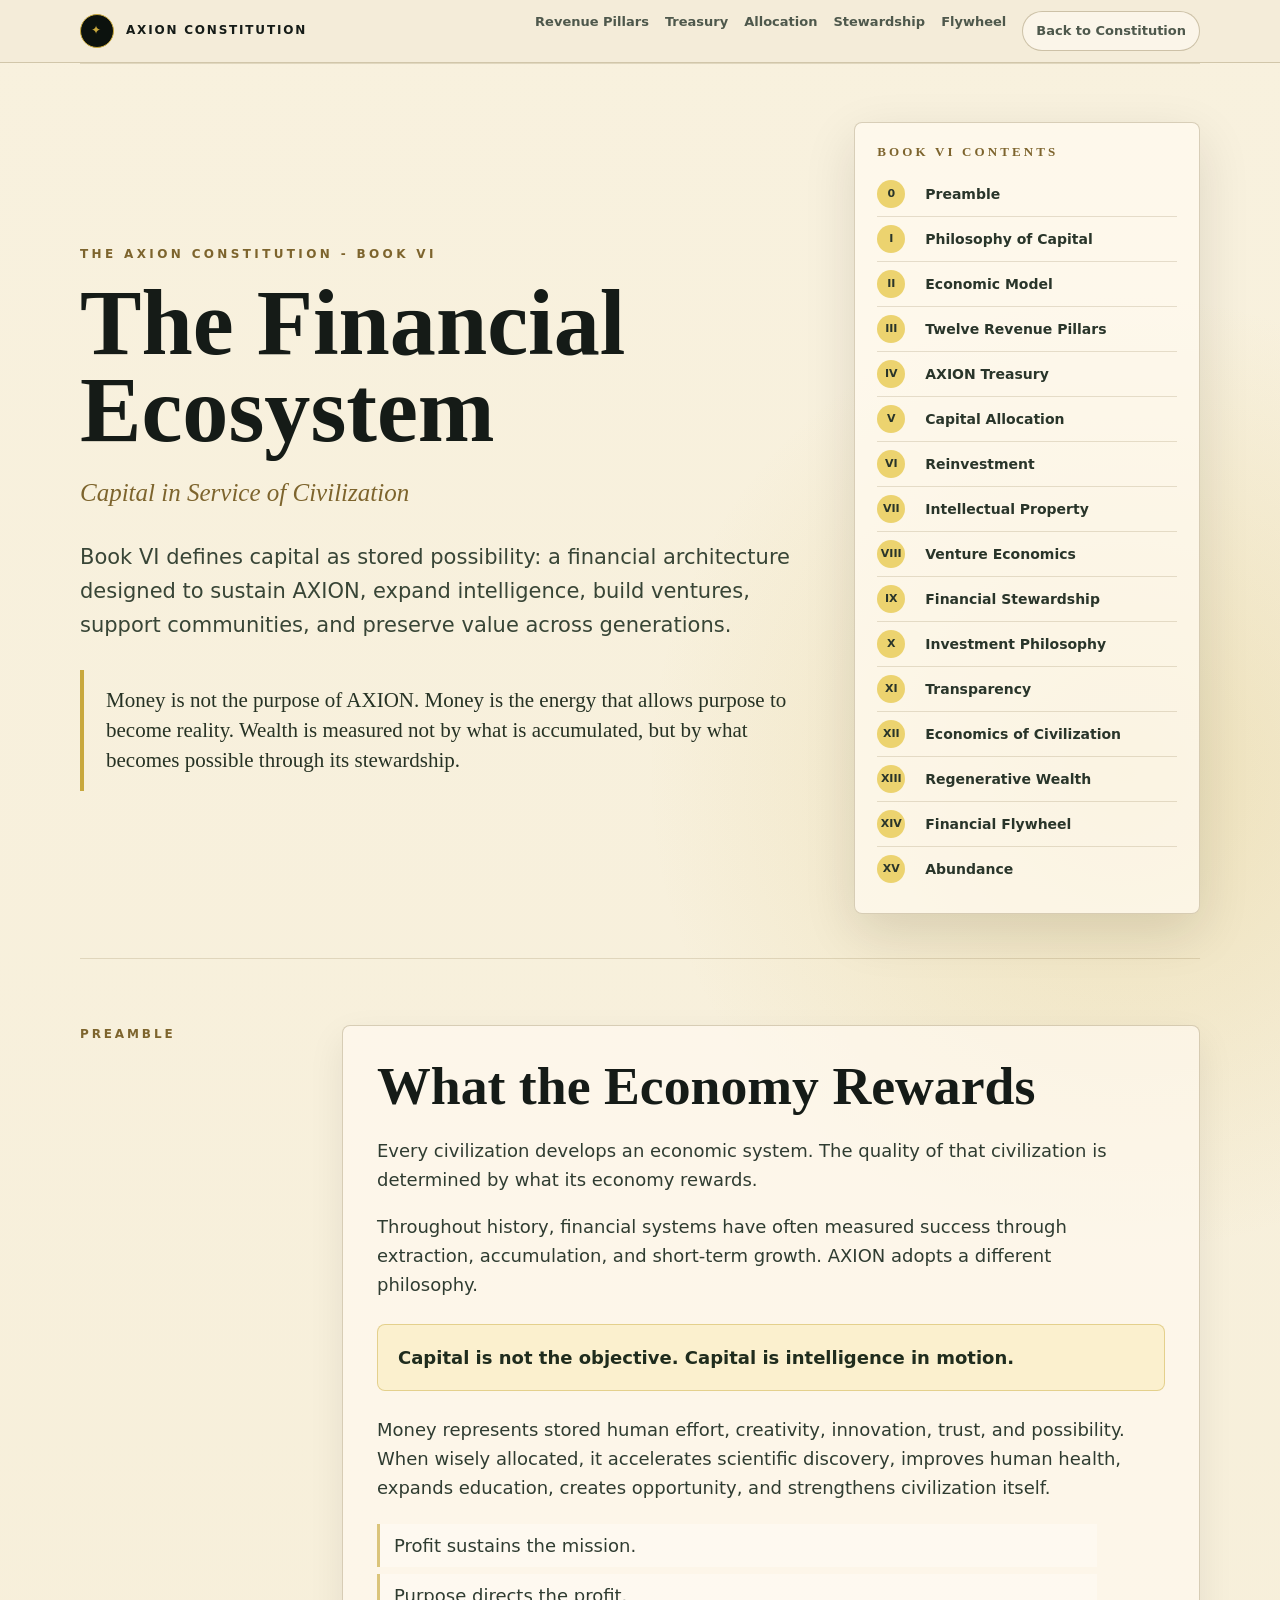
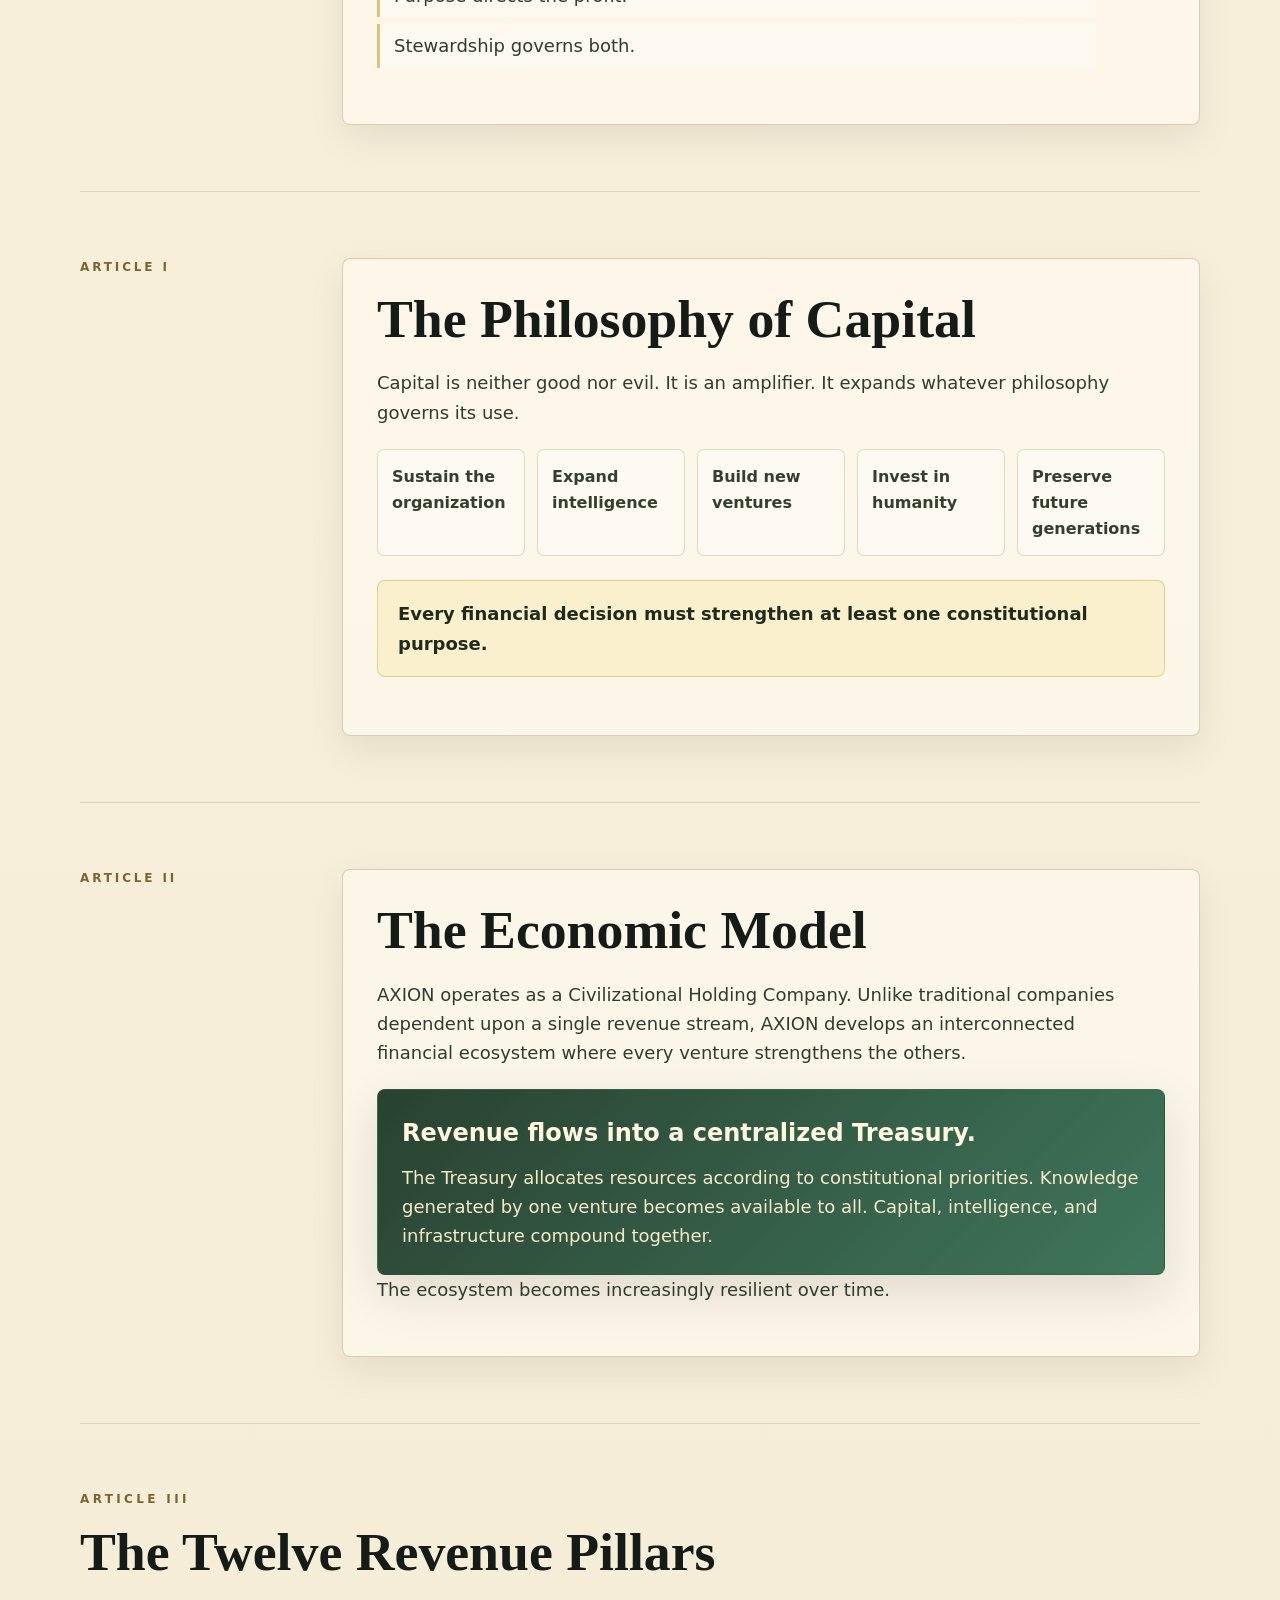
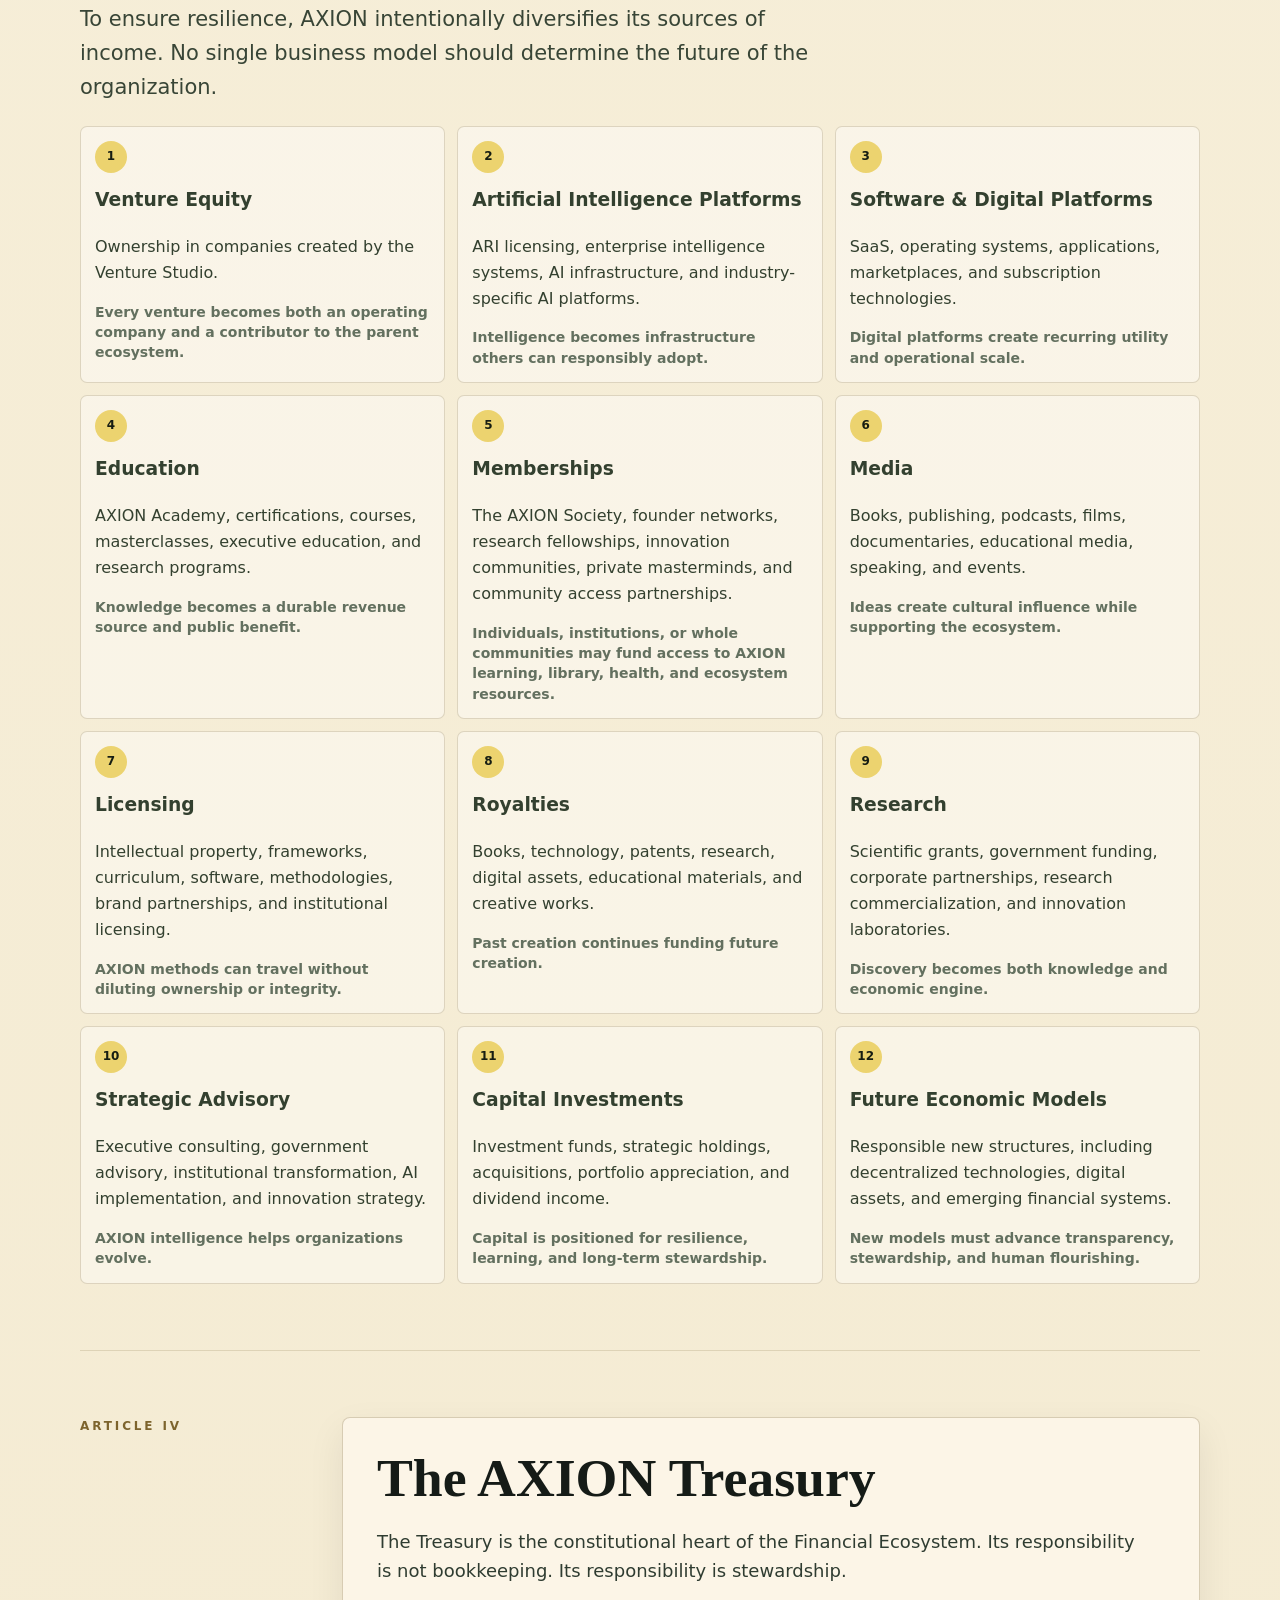
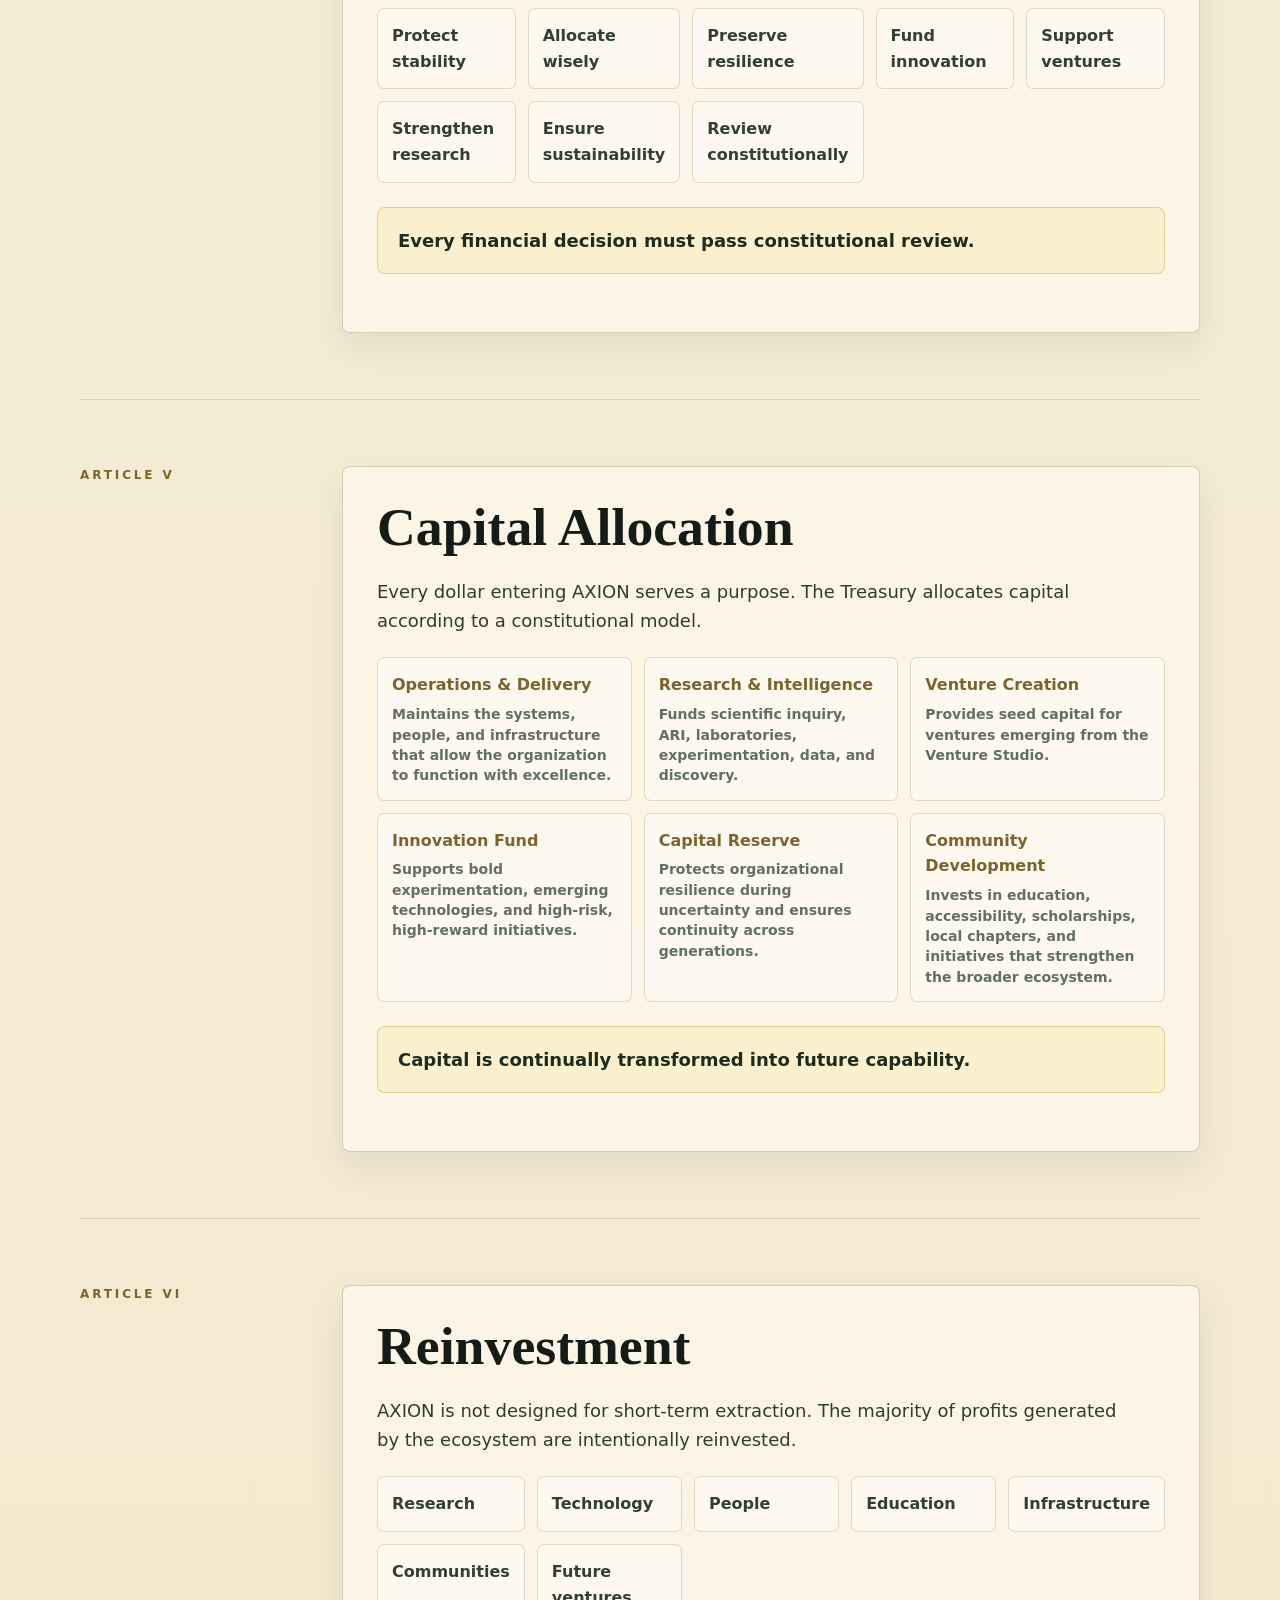
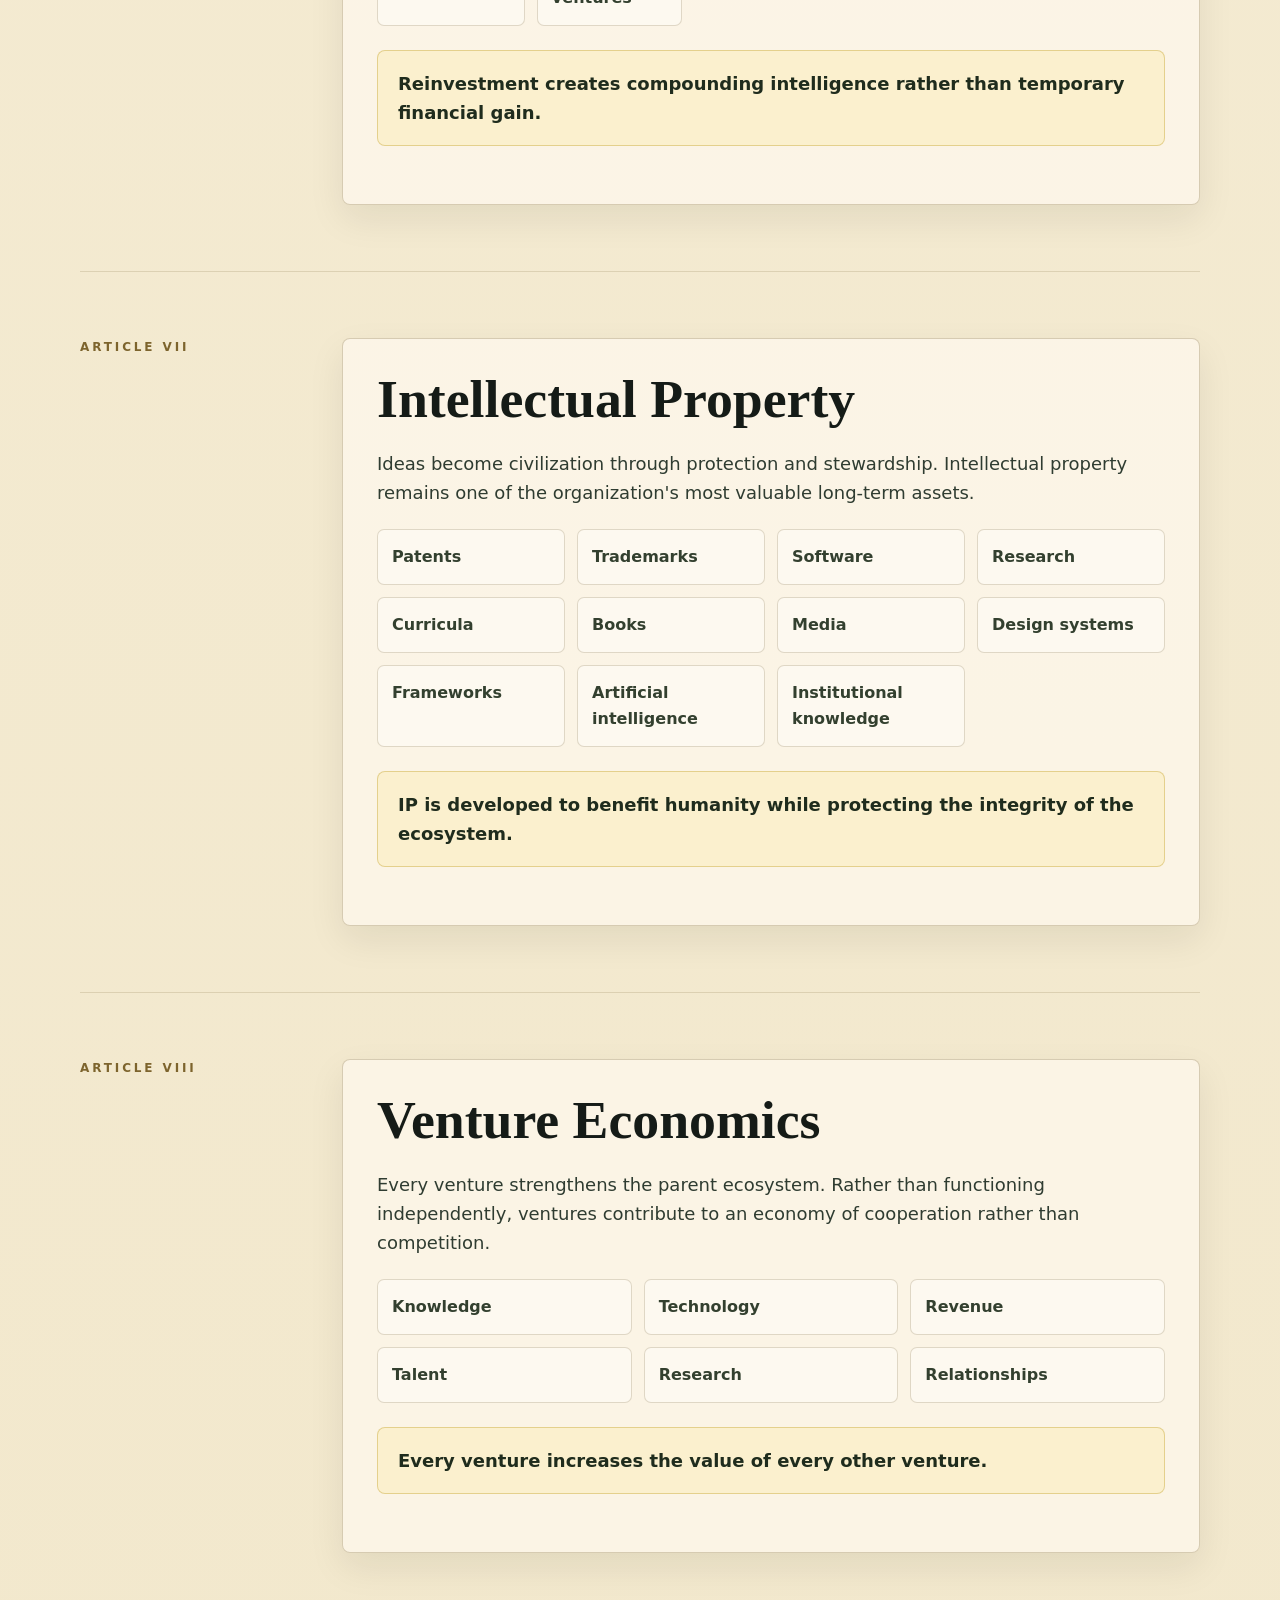
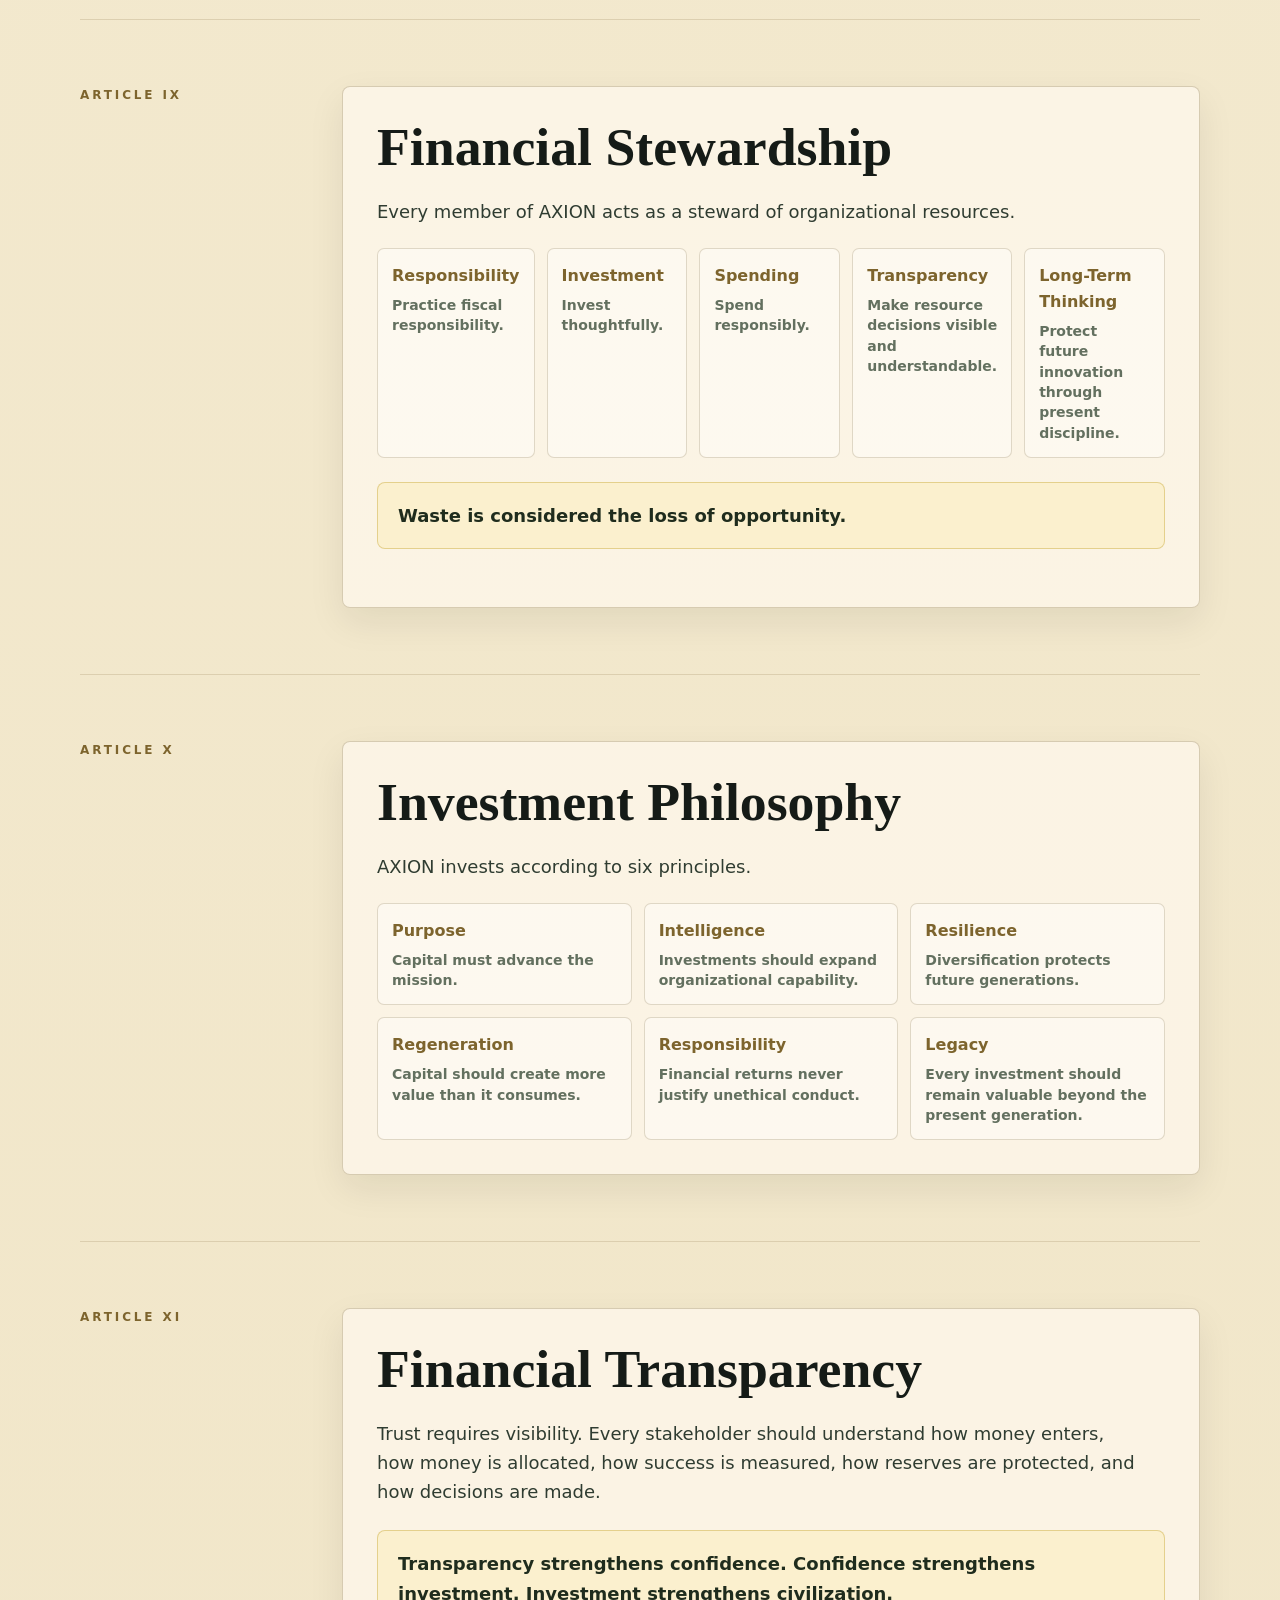
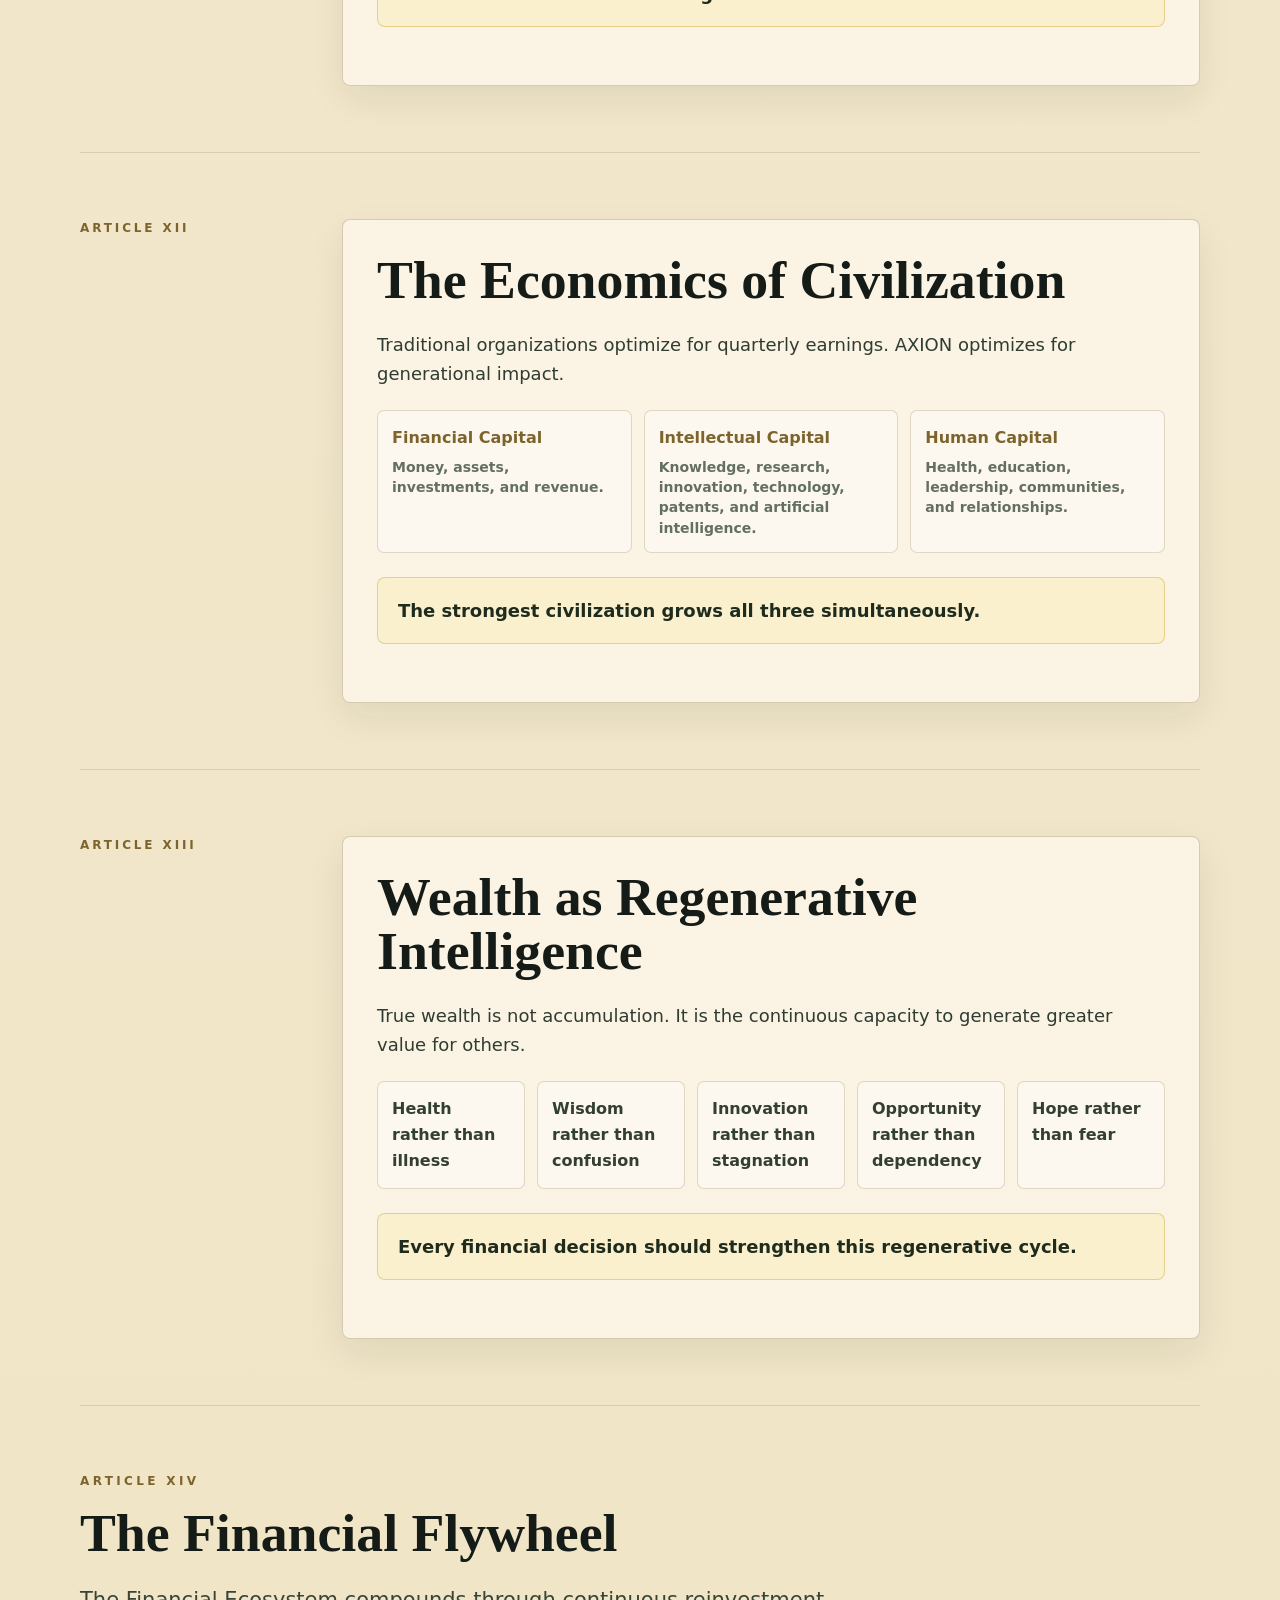
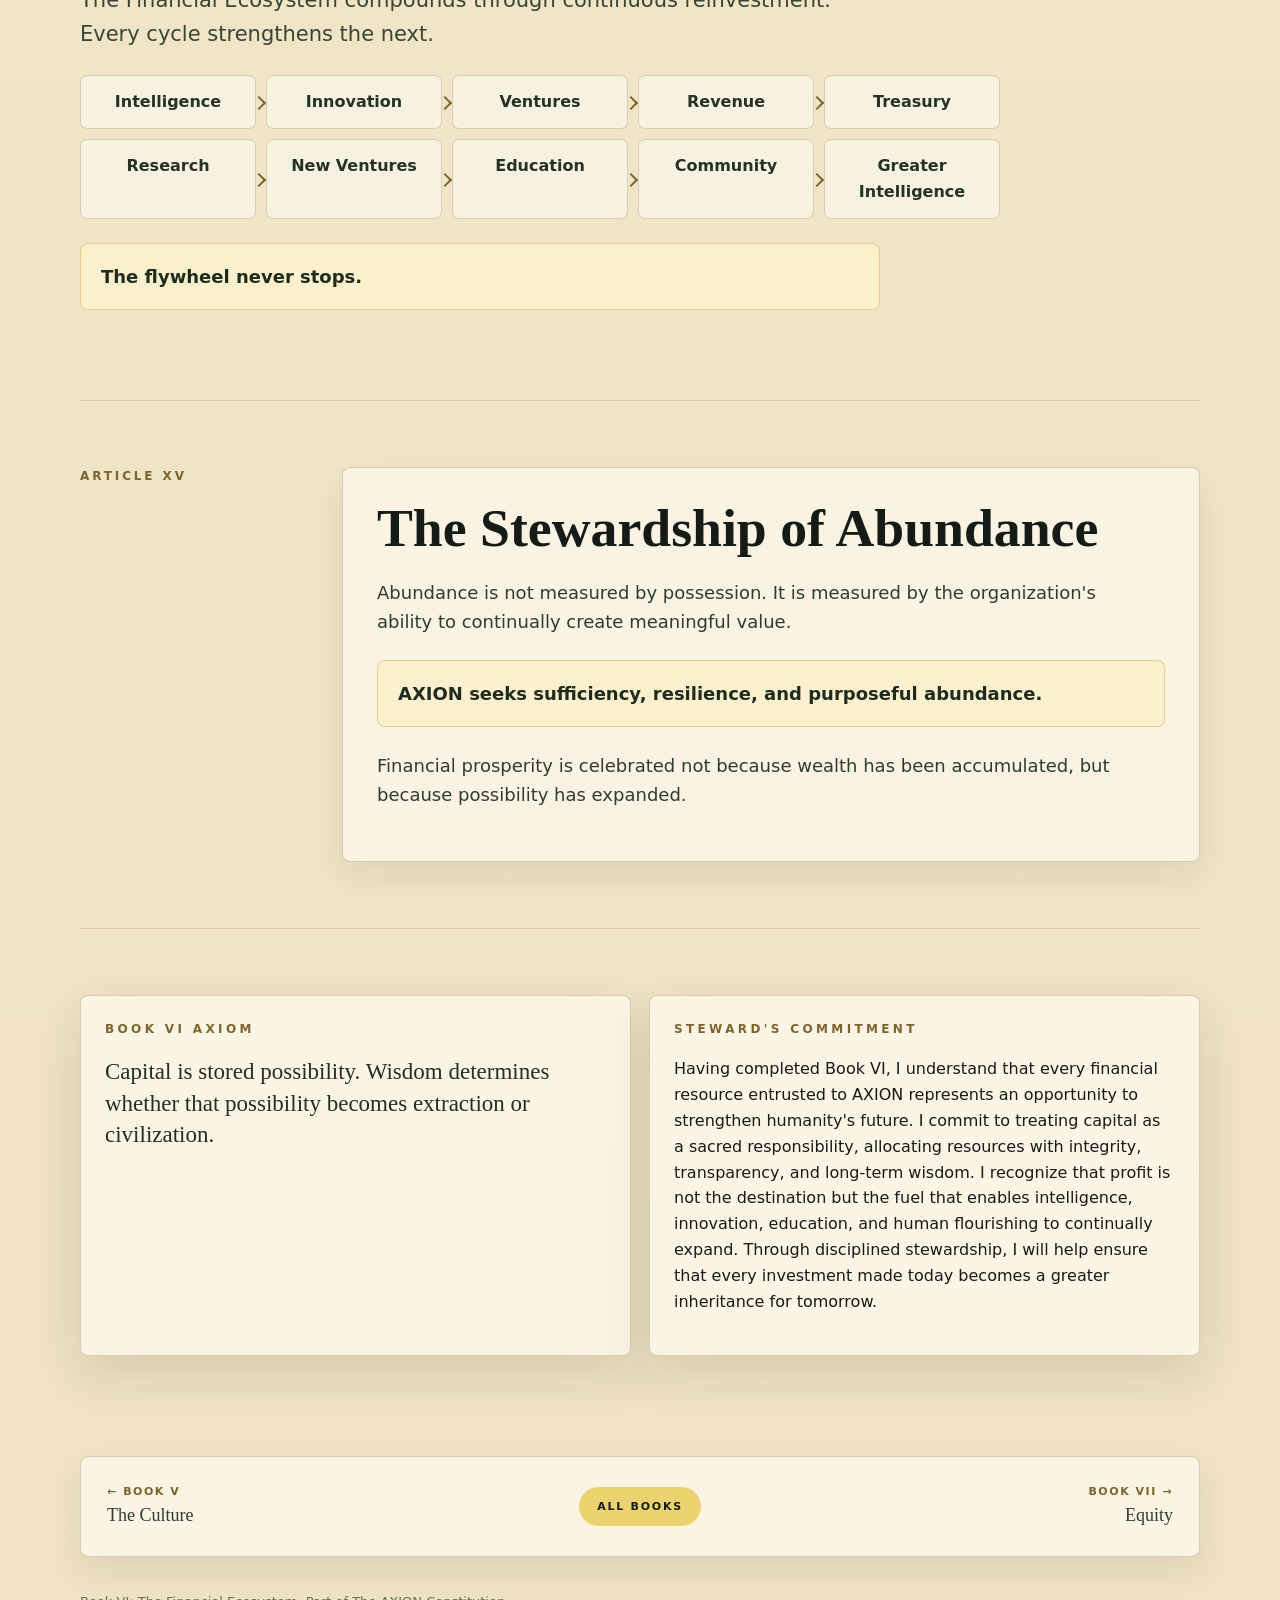
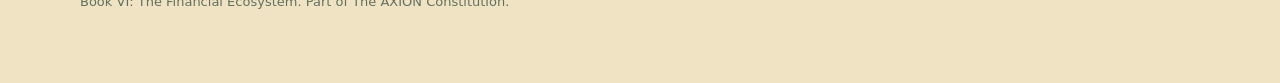
<file: AXION Constitution/book-vi-financial-ecosystem.html>
<!doctype html>
<html lang="en">
<head>
  <meta charset="utf-8" />
  <meta name="viewport" content="width=device-width, initial-scale=1" />
  <title>AXION Constitution - Book VI: The Financial Ecosystem</title>
  <style>
    :root {
      --ink: #151b17;
      --muted: #63705f;
      --cream: #f4ecd8;
      --paper: #fffaf0;
      --line: rgba(118, 97, 47, .28);
      --gold: #c8a83d;
      --earth: #7d642d;
      --deep: #0c120e;
      --forest: #203a29;
      --green: #2f6b4f;
      --blue: #186c80;
      --shadow: 0 18px 52px rgba(31, 24, 7, .12);
    }

    * { box-sizing: border-box; }
    html { scroll-behavior: smooth; }
    body {
      margin: 0;
      color: var(--ink);
      background:
        radial-gradient(circle at 15% -4%, rgba(47, 107, 79, .20), transparent 28rem),
        radial-gradient(circle at 88% 6%, rgba(200, 168, 61, .22), transparent 30rem),
        linear-gradient(180deg, #f8f1de 0%, #efe3c3 100%);
      font-family: ui-sans-serif, system-ui, -apple-system, BlinkMacSystemFont, "Segoe UI", sans-serif;
      line-height: 1.62;
    }
    a { color: inherit; }
    .page { width: min(1120px, calc(100vw - 42px)); margin: 0 auto; }

    .topbar {
      position: sticky;
      top: 0;
      z-index: 20;
      background: rgba(244, 236, 216, .92);
      backdrop-filter: blur(14px);
      border-bottom: 1px solid var(--line);
    }
    .topbar .page {
      min-height: 62px;
      display: flex;
      align-items: center;
      justify-content: space-between;
      gap: 24px;
    }
    .brand {
      text-decoration: none;
      font-weight: 900;
      letter-spacing: .15em;
      font-size: 12px;
      text-transform: uppercase;
      display: flex;
      align-items: center;
      gap: 12px;
    }
    .sigil {
      width: 34px;
      height: 34px;
      border-radius: 50%;
      display: grid;
      place-items: center;
      background: var(--deep);
      color: var(--gold);
      border: 1px solid var(--gold);
    }
    .nav {
      display: flex;
      gap: 16px;
      color: #4e584c;
      font-size: 13px;
      font-weight: 800;
    }
    .nav a { text-decoration: none; white-space: nowrap; }
    .nav .back {
      border: 1px solid rgba(118, 97, 47, .35);
      border-radius: 999px;
      padding: 8px 13px;
      background: rgba(255,250,240,.68);
    }

    .hero {
      min-height: calc(100vh - 62px);
      display: grid;
      grid-template-columns: 1fr .48fr;
      gap: 54px;
      align-items: center;
      padding: 58px 0 44px;
    }
    .kicker {
      color: var(--earth);
      font-size: 12px;
      font-weight: 900;
      letter-spacing: .28em;
      text-transform: uppercase;
      margin: 0 0 16px;
    }
    h1, h2, h3, p { margin-top: 0; }
    h1 {
      font-family: ui-serif, Georgia, "Times New Roman", serif;
      font-size: clamp(48px, 7.2vw, 98px);
      line-height: .94;
      letter-spacing: 0;
      margin-bottom: 20px;
    }
    .subtitle {
      font-family: ui-serif, Georgia, "Times New Roman", serif;
      color: var(--earth);
      font-style: italic;
      font-size: 25px;
      margin-bottom: 26px;
    }
    .hero-copy {
      max-width: 760px;
      color: #384536;
      font-size: 21px;
    }
    .quote {
      border-left: 4px solid var(--gold);
      padding: 16px 0 16px 22px;
      margin: 28px 0 0;
      font-family: ui-serif, Georgia, "Times New Roman", serif;
      font-size: 21px;
      line-height: 1.42;
      color: #263224;
    }
    .toc {
      background: rgba(255, 250, 240, .76);
      border: 1px solid var(--line);
      border-radius: 8px;
      box-shadow: var(--shadow);
      padding: 22px;
    }
    .toc h2 {
      font-size: 13px;
      letter-spacing: .24em;
      color: var(--earth);
      text-transform: uppercase;
      margin: 0 0 14px;
    }
    .toc a {
      display: grid;
      grid-template-columns: 38px 1fr;
      gap: 10px;
      align-items: center;
      text-decoration: none;
      padding: 8px 0;
      border-top: 1px solid rgba(118,97,47,.18);
      color: #29352a;
      font-weight: 800;
      font-size: 14px;
    }
    .toc a:first-of-type { border-top: 0; }
    .toc span {
      width: 28px;
      height: 28px;
      border-radius: 50%;
      display: grid;
      place-items: center;
      background: #ecd36f;
      font-size: 11px;
      font-weight: 900;
    }

    section { padding: 66px 0; border-top: 1px solid rgba(118,97,47,.18); }
    .reader {
      display: grid;
      grid-template-columns: 220px minmax(0, 1fr);
      gap: 42px;
      align-items: start;
    }
    .article-label {
      position: sticky;
      top: 86px;
      color: var(--earth);
      font-size: 12px;
      letter-spacing: .24em;
      text-transform: uppercase;
      font-weight: 900;
    }
    .article {
      background: rgba(255, 250, 240, .67);
      border: 1px solid var(--line);
      border-radius: 8px;
      padding: 34px;
      box-shadow: 0 14px 36px rgba(31,24,7,.08);
    }
    h2 {
      font-family: ui-serif, Georgia, "Times New Roman", serif;
      font-size: clamp(32px, 4.2vw, 56px);
      line-height: 1;
      letter-spacing: 0;
      margin-bottom: 22px;
    }
    .article p {
      max-width: 760px;
      font-size: 18px;
      color: #2f3c31;
      margin-bottom: 18px;
    }
    .statement {
      max-width: 800px;
      border-radius: 8px;
      border: 1px solid rgba(200,168,61,.45);
      background: #fbf0ce;
      padding: 18px 20px;
      color: #1f2c1d;
      font-weight: 800;
      font-size: 18px;
      margin: 24px 0;
    }
    .short-lines {
      display: grid;
      gap: 7px;
      margin: 22px 0;
      max-width: 720px;
    }
    .short-lines div {
      border-left: 3px solid rgba(200,168,61,.65);
      padding: 7px 0 7px 14px;
      color: #2f3c31;
      font-size: 18px;
      background: rgba(255,255,255,.32);
    }
    .grid, .pillar-grid, .allocation-grid, .ip-grid, .venture-grid, .steward-grid, .investment-grid, .capital-grid, .regenerative-grid {
      display: grid;
      gap: 12px;
      margin-top: 22px;
    }
    .grid { grid-template-columns: repeat(5, 1fr); }
    .pillar-grid { grid-template-columns: repeat(3, 1fr); }
    .allocation-grid { grid-template-columns: repeat(3, 1fr); }
    .ip-grid { grid-template-columns: repeat(4, 1fr); }
    .venture-grid { grid-template-columns: repeat(3, 1fr); }
    .steward-grid { grid-template-columns: repeat(5, 1fr); }
    .investment-grid { grid-template-columns: repeat(3, 1fr); }
    .capital-grid { grid-template-columns: repeat(3, 1fr); }
    .regenerative-grid { grid-template-columns: repeat(5, 1fr); }
    .chip, .card, .pillar-card, .allocation-card, .capital-card {
      border-radius: 7px;
      border: 1px solid rgba(118,97,47,.22);
      background: rgba(255,255,255,.42);
      padding: 14px;
      color: #33402f;
    }
    .chip { font-weight: 800; }
    .card b, .pillar-card b, .allocation-card b, .capital-card b {
      display: block;
      color: var(--earth);
      margin-bottom: 6px;
    }
    .card span, .pillar-card span, .allocation-card span, .capital-card span {
      display: block;
      color: var(--muted);
      font-size: 14px;
      font-weight: 650;
      line-height: 1.45;
    }
    .pillar-card {
      min-height: 204px;
    }
    .pillar-number {
      width: 32px;
      height: 32px;
      border-radius: 50%;
      display: grid;
      place-items: center;
      background: #ecd36f;
      color: #161d12;
      font-size: 12px;
      font-weight: 900;
      margin-bottom: 12px;
    }
    .treasury-band {
      margin-top: 22px;
      border-radius: 8px;
      border: 1px solid rgba(47,107,79,.36);
      background: linear-gradient(135deg, rgba(32,58,41,.96), rgba(47,107,79,.92));
      color: #fff8df;
      padding: 24px;
      box-shadow: var(--shadow);
    }
    .treasury-band h3 { font-size: 24px; margin-bottom: 10px; }
    .treasury-band p { color: #f7ebc7; margin-bottom: 0; }
    .flywheel {
      display: grid;
      grid-template-columns: repeat(5, 1fr);
      gap: 10px;
      margin: 24px 0;
      max-width: 920px;
    }
    .wheel-step {
      position: relative;
      border-radius: 7px;
      border: 1px solid rgba(118,97,47,.24);
      background: rgba(255,255,255,.48);
      padding: 13px;
      font-weight: 900;
      text-align: center;
      color: #253224;
    }
    .wheel-step::after {
      content: "";
      position: absolute;
      width: 8px;
      height: 8px;
      border-top: 2px solid var(--earth);
      border-right: 2px solid var(--earth);
      transform: rotate(45deg);
      top: 50%;
      right: -9px;
      margin-top: -4px;
    }
    .wheel-step:nth-child(5n)::after,
    .wheel-step:last-child::after { display: none; }
    .ending {
      display: grid;
      grid-template-columns: 1fr 1fr;
      gap: 18px;
    }
    .ending-card {
      border-radius: 8px;
      padding: 24px;
      border: 1px solid var(--line);
      background: rgba(255,250,240,.76);
      box-shadow: var(--shadow);
    }
    .ending-card blockquote {
      margin: 0;
      font-family: ui-serif, Georgia, "Times New Roman", serif;
      font-size: 23px;
      line-height: 1.38;
      color: #22301f;
    }
    footer { padding: 34px 0 58px; color: var(--muted); font-size: 13px; }

    @media (max-width: 980px) {
      .nav { display: none; }
      .hero, .reader, .ending { grid-template-columns: 1fr; }
      .article-label { position: static; }
      .grid, .pillar-grid, .allocation-grid, .ip-grid, .venture-grid, .steward-grid, .investment-grid, .capital-grid, .regenerative-grid, .flywheel { grid-template-columns: 1fr; }
      .wheel-step::after { display: none; }
      .article { padding: 24px; }
    }
    @media print {
      body { background: #fffaf0; }
      .topbar { display: none; }
      .page { width: auto; margin: 0 34px; }
      .hero { min-height: auto; grid-template-columns: 1fr; padding: 38px 0; }
      section { padding: 34px 0; }
      .article, .toc, .ending-card, .treasury-band { box-shadow: none; }
      .reader { grid-template-columns: 140px 1fr; gap: 24px; }
      .grid, .pillar-grid, .allocation-grid, .ip-grid, .venture-grid, .steward-grid, .investment-grid, .capital-grid, .regenerative-grid, .flywheel { grid-template-columns: repeat(2, 1fr); }
      @page { size: letter; margin: .46in; }
    }
  </style>
</head>
<body>
  <header class="topbar">
    <div class="page">
      <a class="brand" href="index.html">
        <span class="sigil">✦</span>
        AXION Constitution
      </a>
      <nav class="nav" aria-label="Book VI navigation">
        <a href="#pillars">Revenue Pillars</a>
        <a href="#treasury">Treasury</a>
        <a href="#allocation">Allocation</a>
        <a href="#stewardship">Stewardship</a>
        <a href="#flywheel">Flywheel</a>
        <a class="back" href="index.html">Back to Constitution</a>
      </nav>
    </div>
  </header>

  <main class="page">
    <section class="hero">
      <div>
        <p class="kicker">The AXION Constitution - Book VI</p>
        <h1>The Financial Ecosystem</h1>
        <p class="subtitle">Capital in Service of Civilization</p>
        <p class="hero-copy">Book VI defines capital as stored possibility: a financial architecture designed to sustain AXION, expand intelligence, build ventures, support communities, and preserve value across generations.</p>
        <blockquote class="quote">Money is not the purpose of AXION. Money is the energy that allows purpose to become reality. Wealth is measured not by what is accumulated, but by what becomes possible through its stewardship.</blockquote>
      </div>
      <aside class="toc">
        <h2>Book VI Contents</h2>
        <a href="#preamble"><span>0</span>Preamble</a>
        <a href="#philosophy"><span>I</span>Philosophy of Capital</a>
        <a href="#model"><span>II</span>Economic Model</a>
        <a href="#pillars"><span>III</span>Twelve Revenue Pillars</a>
        <a href="#treasury"><span>IV</span>AXION Treasury</a>
        <a href="#allocation"><span>V</span>Capital Allocation</a>
        <a href="#reinvestment"><span>VI</span>Reinvestment</a>
        <a href="#ip"><span>VII</span>Intellectual Property</a>
        <a href="#ventures"><span>VIII</span>Venture Economics</a>
        <a href="#stewardship"><span>IX</span>Financial Stewardship</a>
        <a href="#investment"><span>X</span>Investment Philosophy</a>
        <a href="#transparency"><span>XI</span>Transparency</a>
        <a href="#civilization"><span>XII</span>Economics of Civilization</a>
        <a href="#regenerative"><span>XIII</span>Regenerative Wealth</a>
        <a href="#flywheel"><span>XIV</span>Financial Flywheel</a>
        <a href="#abundance"><span>XV</span>Abundance</a>
      </aside>
    </section>

    <section id="preamble" class="reader">
      <div class="article-label">Preamble</div>
      <article class="article">
        <h2>What the Economy Rewards</h2>
        <p>Every civilization develops an economic system. The quality of that civilization is determined by what its economy rewards.</p>
        <p>Throughout history, financial systems have often measured success through extraction, accumulation, and short-term growth. AXION adopts a different philosophy.</p>
        <div class="statement">Capital is not the objective. Capital is intelligence in motion.</div>
        <p>Money represents stored human effort, creativity, innovation, trust, and possibility. When wisely allocated, it accelerates scientific discovery, improves human health, expands education, creates opportunity, and strengthens civilization itself.</p>
        <div class="short-lines">
          <div>Profit sustains the mission.</div>
          <div>Purpose directs the profit.</div>
          <div>Stewardship governs both.</div>
        </div>
      </article>
    </section>

    <section id="philosophy" class="reader">
      <div class="article-label">Article I</div>
      <article class="article">
        <h2>The Philosophy of Capital</h2>
        <p>Capital is neither good nor evil. It is an amplifier. It expands whatever philosophy governs its use.</p>
        <div class="grid">
          <div class="chip">Sustain the organization</div>
          <div class="chip">Expand intelligence</div>
          <div class="chip">Build new ventures</div>
          <div class="chip">Invest in humanity</div>
          <div class="chip">Preserve future generations</div>
        </div>
        <div class="statement">Every financial decision must strengthen at least one constitutional purpose.</div>
      </article>
    </section>

    <section id="model" class="reader">
      <div class="article-label">Article II</div>
      <article class="article">
        <h2>The Economic Model</h2>
        <p>AXION operates as a Civilizational Holding Company. Unlike traditional companies dependent upon a single revenue stream, AXION develops an interconnected financial ecosystem where every venture strengthens the others.</p>
        <div class="treasury-band">
          <h3>Revenue flows into a centralized Treasury.</h3>
          <p>The Treasury allocates resources according to constitutional priorities. Knowledge generated by one venture becomes available to all. Capital, intelligence, and infrastructure compound together.</p>
        </div>
        <p>The ecosystem becomes increasingly resilient over time.</p>
      </article>
    </section>

    <section id="pillars">
      <p class="kicker">Article III</p>
      <h2>The Twelve Revenue Pillars</h2>
      <p class="hero-copy">To ensure resilience, AXION intentionally diversifies its sources of income. No single business model should determine the future of the organization.</p>
      <div class="pillar-grid">
        <article class="pillar-card"><div class="pillar-number">1</div><h3>Venture Equity</h3><p>Ownership in companies created by the Venture Studio.</p><span>Every venture becomes both an operating company and a contributor to the parent ecosystem.</span></article>
        <article class="pillar-card"><div class="pillar-number">2</div><h3>Artificial Intelligence Platforms</h3><p>ARI licensing, enterprise intelligence systems, AI infrastructure, and industry-specific AI platforms.</p><span>Intelligence becomes infrastructure others can responsibly adopt.</span></article>
        <article class="pillar-card"><div class="pillar-number">3</div><h3>Software & Digital Platforms</h3><p>SaaS, operating systems, applications, marketplaces, and subscription technologies.</p><span>Digital platforms create recurring utility and operational scale.</span></article>
        <article class="pillar-card"><div class="pillar-number">4</div><h3>Education</h3><p>AXION Academy, certifications, courses, masterclasses, executive education, and research programs.</p><span>Knowledge becomes a durable revenue source and public benefit.</span></article>
        <article class="pillar-card"><div class="pillar-number">5</div><h3>Memberships</h3><p>The AXION Society, founder networks, research fellowships, innovation communities, private masterminds, and community access partnerships.</p><span>Individuals, institutions, or whole communities may fund access to AXION learning, library, health, and ecosystem resources.</span></article>
        <article class="pillar-card"><div class="pillar-number">6</div><h3>Media</h3><p>Books, publishing, podcasts, films, documentaries, educational media, speaking, and events.</p><span>Ideas create cultural influence while supporting the ecosystem.</span></article>
        <article class="pillar-card"><div class="pillar-number">7</div><h3>Licensing</h3><p>Intellectual property, frameworks, curriculum, software, methodologies, brand partnerships, and institutional licensing.</p><span>AXION methods can travel without diluting ownership or integrity.</span></article>
        <article class="pillar-card"><div class="pillar-number">8</div><h3>Royalties</h3><p>Books, technology, patents, research, digital assets, educational materials, and creative works.</p><span>Past creation continues funding future creation.</span></article>
        <article class="pillar-card"><div class="pillar-number">9</div><h3>Research</h3><p>Scientific grants, government funding, corporate partnerships, research commercialization, and innovation laboratories.</p><span>Discovery becomes both knowledge and economic engine.</span></article>
        <article class="pillar-card"><div class="pillar-number">10</div><h3>Strategic Advisory</h3><p>Executive consulting, government advisory, institutional transformation, AI implementation, and innovation strategy.</p><span>AXION intelligence helps organizations evolve.</span></article>
        <article class="pillar-card"><div class="pillar-number">11</div><h3>Capital Investments</h3><p>Investment funds, strategic holdings, acquisitions, portfolio appreciation, and dividend income.</p><span>Capital is positioned for resilience, learning, and long-term stewardship.</span></article>
        <article class="pillar-card"><div class="pillar-number">12</div><h3>Future Economic Models</h3><p>Responsible new structures, including decentralized technologies, digital assets, and emerging financial systems.</p><span>New models must advance transparency, stewardship, and human flourishing.</span></article>
      </div>
    </section>

    <section id="treasury" class="reader">
      <div class="article-label">Article IV</div>
      <article class="article">
        <h2>The AXION Treasury</h2>
        <p>The Treasury is the constitutional heart of the Financial Ecosystem. Its responsibility is not bookkeeping. Its responsibility is stewardship.</p>
        <div class="grid">
          <div class="chip">Protect stability</div>
          <div class="chip">Allocate wisely</div>
          <div class="chip">Preserve resilience</div>
          <div class="chip">Fund innovation</div>
          <div class="chip">Support ventures</div>
          <div class="chip">Strengthen research</div>
          <div class="chip">Ensure sustainability</div>
          <div class="chip">Review constitutionally</div>
        </div>
        <div class="statement">Every financial decision must pass constitutional review.</div>
      </article>
    </section>

    <section id="allocation" class="reader">
      <div class="article-label">Article V</div>
      <article class="article">
        <h2>Capital Allocation</h2>
        <p>Every dollar entering AXION serves a purpose. The Treasury allocates capital according to a constitutional model.</p>
        <div class="allocation-grid">
          <div class="allocation-card"><b>Operations & Delivery</b><span>Maintains the systems, people, and infrastructure that allow the organization to function with excellence.</span></div>
          <div class="allocation-card"><b>Research & Intelligence</b><span>Funds scientific inquiry, ARI, laboratories, experimentation, data, and discovery.</span></div>
          <div class="allocation-card"><b>Venture Creation</b><span>Provides seed capital for ventures emerging from the Venture Studio.</span></div>
          <div class="allocation-card"><b>Innovation Fund</b><span>Supports bold experimentation, emerging technologies, and high-risk, high-reward initiatives.</span></div>
          <div class="allocation-card"><b>Capital Reserve</b><span>Protects organizational resilience during uncertainty and ensures continuity across generations.</span></div>
          <div class="allocation-card"><b>Community Development</b><span>Invests in education, accessibility, scholarships, local chapters, and initiatives that strengthen the broader ecosystem.</span></div>
        </div>
        <div class="statement">Capital is continually transformed into future capability.</div>
      </article>
    </section>

    <section id="reinvestment" class="reader">
      <div class="article-label">Article VI</div>
      <article class="article">
        <h2>Reinvestment</h2>
        <p>AXION is not designed for short-term extraction. The majority of profits generated by the ecosystem are intentionally reinvested.</p>
        <div class="grid">
          <div class="chip">Research</div>
          <div class="chip">Technology</div>
          <div class="chip">People</div>
          <div class="chip">Education</div>
          <div class="chip">Infrastructure</div>
          <div class="chip">Communities</div>
          <div class="chip">Future ventures</div>
        </div>
        <div class="statement">Reinvestment creates compounding intelligence rather than temporary financial gain.</div>
      </article>
    </section>

    <section id="ip" class="reader">
      <div class="article-label">Article VII</div>
      <article class="article">
        <h2>Intellectual Property</h2>
        <p>Ideas become civilization through protection and stewardship. Intellectual property remains one of the organization's most valuable long-term assets.</p>
        <div class="ip-grid">
          <div class="chip">Patents</div>
          <div class="chip">Trademarks</div>
          <div class="chip">Software</div>
          <div class="chip">Research</div>
          <div class="chip">Curricula</div>
          <div class="chip">Books</div>
          <div class="chip">Media</div>
          <div class="chip">Design systems</div>
          <div class="chip">Frameworks</div>
          <div class="chip">Artificial intelligence</div>
          <div class="chip">Institutional knowledge</div>
        </div>
        <div class="statement">IP is developed to benefit humanity while protecting the integrity of the ecosystem.</div>
      </article>
    </section>

    <section id="ventures" class="reader">
      <div class="article-label">Article VIII</div>
      <article class="article">
        <h2>Venture Economics</h2>
        <p>Every venture strengthens the parent ecosystem. Rather than functioning independently, ventures contribute to an economy of cooperation rather than competition.</p>
        <div class="venture-grid">
          <div class="chip">Knowledge</div>
          <div class="chip">Technology</div>
          <div class="chip">Revenue</div>
          <div class="chip">Talent</div>
          <div class="chip">Research</div>
          <div class="chip">Relationships</div>
        </div>
        <div class="statement">Every venture increases the value of every other venture.</div>
      </article>
    </section>

    <section id="stewardship" class="reader">
      <div class="article-label">Article IX</div>
      <article class="article">
        <h2>Financial Stewardship</h2>
        <p>Every member of AXION acts as a steward of organizational resources.</p>
        <div class="steward-grid">
          <div class="card"><b>Responsibility</b><span>Practice fiscal responsibility.</span></div>
          <div class="card"><b>Investment</b><span>Invest thoughtfully.</span></div>
          <div class="card"><b>Spending</b><span>Spend responsibly.</span></div>
          <div class="card"><b>Transparency</b><span>Make resource decisions visible and understandable.</span></div>
          <div class="card"><b>Long-Term Thinking</b><span>Protect future innovation through present discipline.</span></div>
        </div>
        <div class="statement">Waste is considered the loss of opportunity.</div>
      </article>
    </section>

    <section id="investment" class="reader">
      <div class="article-label">Article X</div>
      <article class="article">
        <h2>Investment Philosophy</h2>
        <p>AXION invests according to six principles.</p>
        <div class="investment-grid">
          <div class="card"><b>Purpose</b><span>Capital must advance the mission.</span></div>
          <div class="card"><b>Intelligence</b><span>Investments should expand organizational capability.</span></div>
          <div class="card"><b>Resilience</b><span>Diversification protects future generations.</span></div>
          <div class="card"><b>Regeneration</b><span>Capital should create more value than it consumes.</span></div>
          <div class="card"><b>Responsibility</b><span>Financial returns never justify unethical conduct.</span></div>
          <div class="card"><b>Legacy</b><span>Every investment should remain valuable beyond the present generation.</span></div>
        </div>
      </article>
    </section>

    <section id="transparency" class="reader">
      <div class="article-label">Article XI</div>
      <article class="article">
        <h2>Financial Transparency</h2>
        <p>Trust requires visibility. Every stakeholder should understand how money enters, how money is allocated, how success is measured, how reserves are protected, and how decisions are made.</p>
        <div class="statement">Transparency strengthens confidence. Confidence strengthens investment. Investment strengthens civilization.</div>
      </article>
    </section>

    <section id="civilization" class="reader">
      <div class="article-label">Article XII</div>
      <article class="article">
        <h2>The Economics of Civilization</h2>
        <p>Traditional organizations optimize for quarterly earnings. AXION optimizes for generational impact.</p>
        <div class="capital-grid">
          <div class="capital-card"><b>Financial Capital</b><span>Money, assets, investments, and revenue.</span></div>
          <div class="capital-card"><b>Intellectual Capital</b><span>Knowledge, research, innovation, technology, patents, and artificial intelligence.</span></div>
          <div class="capital-card"><b>Human Capital</b><span>Health, education, leadership, communities, and relationships.</span></div>
        </div>
        <div class="statement">The strongest civilization grows all three simultaneously.</div>
      </article>
    </section>

    <section id="regenerative" class="reader">
      <div class="article-label">Article XIII</div>
      <article class="article">
        <h2>Wealth as Regenerative Intelligence</h2>
        <p>True wealth is not accumulation. It is the continuous capacity to generate greater value for others.</p>
        <div class="regenerative-grid">
          <div class="chip">Health rather than illness</div>
          <div class="chip">Wisdom rather than confusion</div>
          <div class="chip">Innovation rather than stagnation</div>
          <div class="chip">Opportunity rather than dependency</div>
          <div class="chip">Hope rather than fear</div>
        </div>
        <div class="statement">Every financial decision should strengthen this regenerative cycle.</div>
      </article>
    </section>

    <section id="flywheel">
      <p class="kicker">Article XIV</p>
      <h2>The Financial Flywheel</h2>
      <p class="hero-copy">The Financial Ecosystem compounds through continuous reinvestment. Every cycle strengthens the next.</p>
      <div class="flywheel" aria-label="AXION financial flywheel">
        <div class="wheel-step">Intelligence</div>
        <div class="wheel-step">Innovation</div>
        <div class="wheel-step">Ventures</div>
        <div class="wheel-step">Revenue</div>
        <div class="wheel-step">Treasury</div>
        <div class="wheel-step">Research</div>
        <div class="wheel-step">New Ventures</div>
        <div class="wheel-step">Education</div>
        <div class="wheel-step">Community</div>
        <div class="wheel-step">Greater Intelligence</div>
      </div>
      <div class="statement">The flywheel never stops.</div>
    </section>

    <section id="abundance" class="reader">
      <div class="article-label">Article XV</div>
      <article class="article">
        <h2>The Stewardship of Abundance</h2>
        <p>Abundance is not measured by possession. It is measured by the organization's ability to continually create meaningful value.</p>
        <div class="statement">AXION seeks sufficiency, resilience, and purposeful abundance.</div>
        <p>Financial prosperity is celebrated not because wealth has been accumulated, but because possibility has expanded.</p>
      </article>
    </section>

    <section id="closing">
      <div class="ending">
        <div class="ending-card">
          <p class="kicker">Book VI Axiom</p>
          <blockquote>Capital is stored possibility. Wisdom determines whether that possibility becomes extraction or civilization.</blockquote>
        </div>
        <div class="ending-card">
          <p class="kicker">Steward's Commitment</p>
          <p>Having completed Book VI, I understand that every financial resource entrusted to AXION represents an opportunity to strengthen humanity's future. I commit to treating capital as a sacred responsibility, allocating resources with integrity, transparency, and long-term wisdom. I recognize that profit is not the destination but the fuel that enables intelligence, innovation, education, and human flourishing to continually expand. Through disciplined stewardship, I will help ensure that every investment made today becomes a greater inheritance for tomorrow.</p>
        </div>
      </div>
    </section>

    <nav class="booknav" aria-label="Book navigation" style="display:flex;align-items:center;gap:20px;padding:26px;margin:34px 0 0;border:1px solid rgba(118,97,47,.28);border-radius:8px;background:rgba(255,250,240,.72);box-shadow:0 14px 36px rgba(31,24,7,.08);">
      <a href="book-v-the-culture.html" style="text-decoration:none;color:#2f3c31;flex:1;min-width:0;"><span style="display:block;font-size:11px;letter-spacing:.14em;text-transform:uppercase;color:#7d642d;font-weight:900;">← Book V</span><span style="display:block;font-family:ui-serif,Georgia,serif;font-size:18px;">The Culture</span></a>
      <a href="index.html" style="flex:0 0 auto;text-decoration:none;font-size:11px;letter-spacing:.16em;text-transform:uppercase;font-weight:900;color:#161d12;background:#ecd36f;border-radius:999px;padding:11px 18px;">All Books</a>
      <a href="book-vii-equity.html" style="text-decoration:none;color:#2f3c31;flex:1;min-width:0;text-align:right;"><span style="display:block;font-size:11px;letter-spacing:.14em;text-transform:uppercase;color:#7d642d;font-weight:900;">Book VII →</span><span style="display:block;font-family:ui-serif,Georgia,serif;font-size:18px;">Equity</span></a>
    </nav>
    <footer>
      <p>Book VI: The Financial Ecosystem. Part of The AXION Constitution.</p>
    </footer>
  </main>
</body>
</html>
</file>
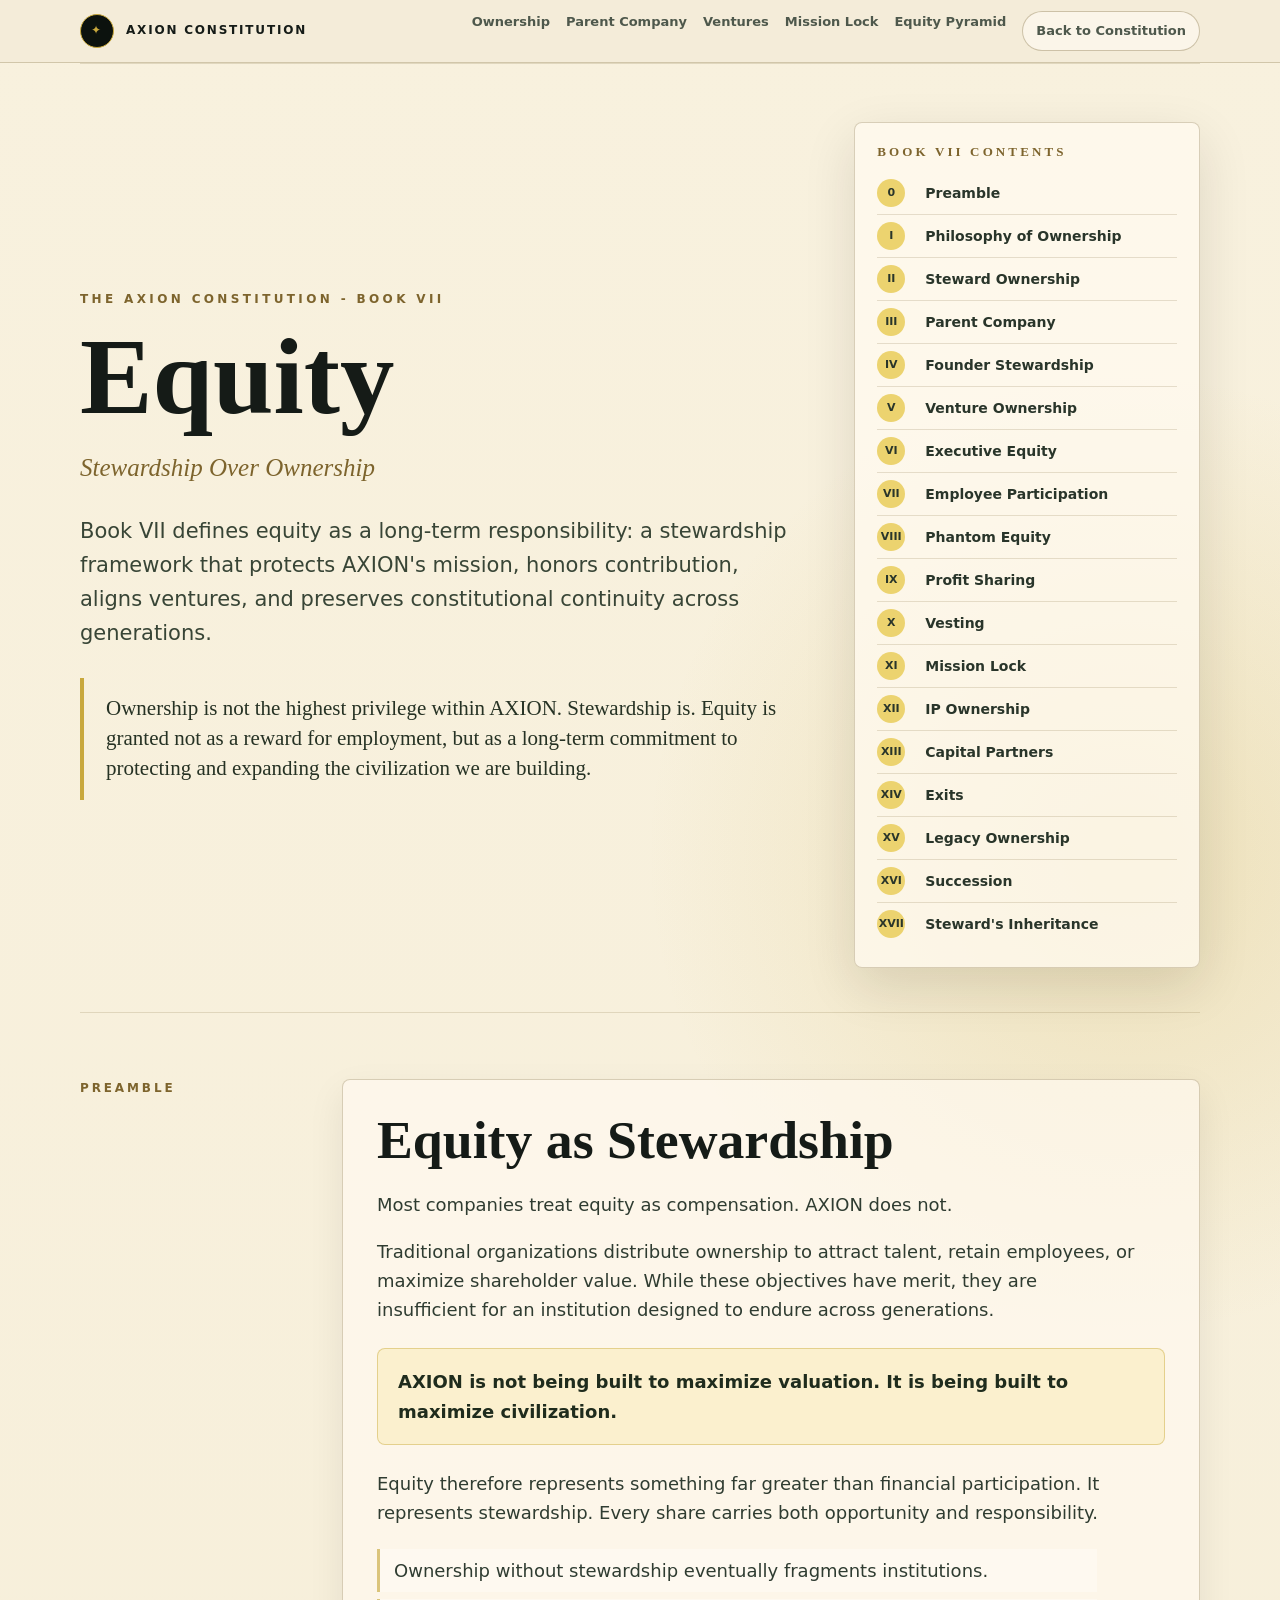
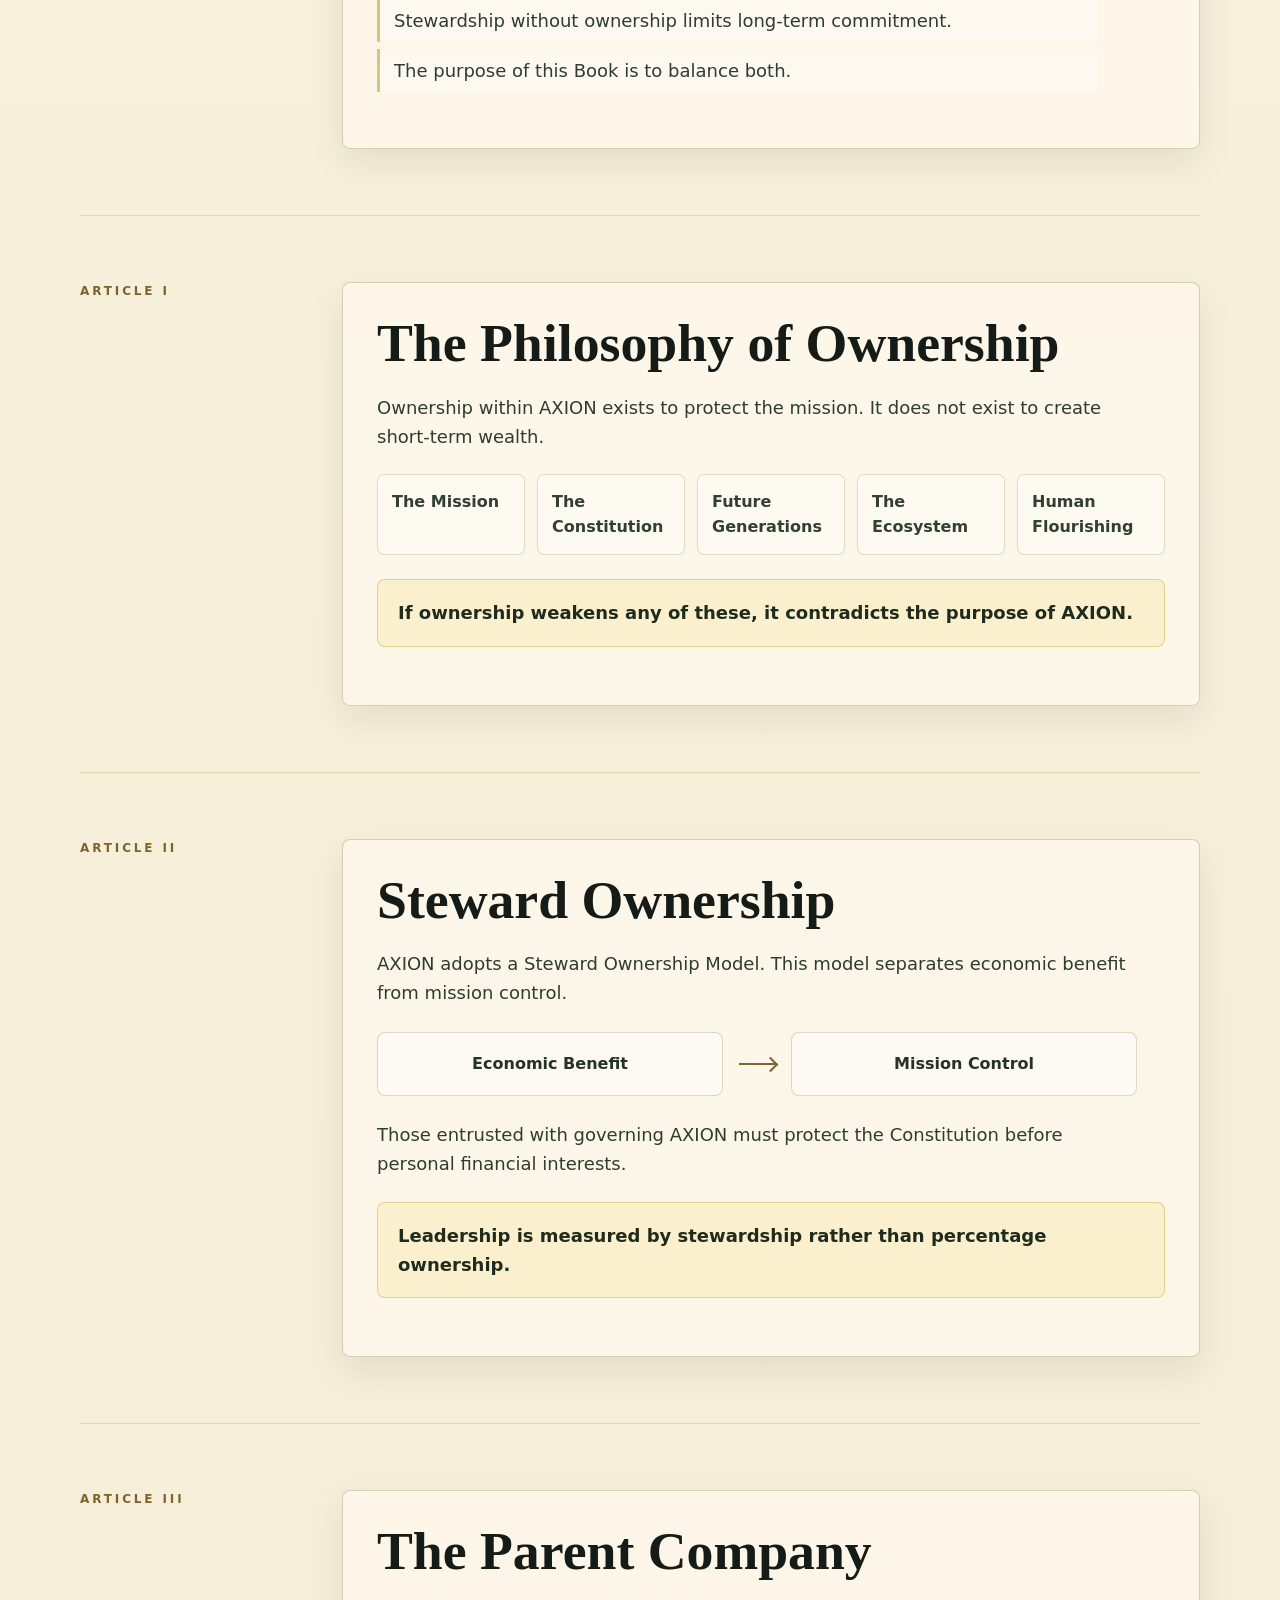
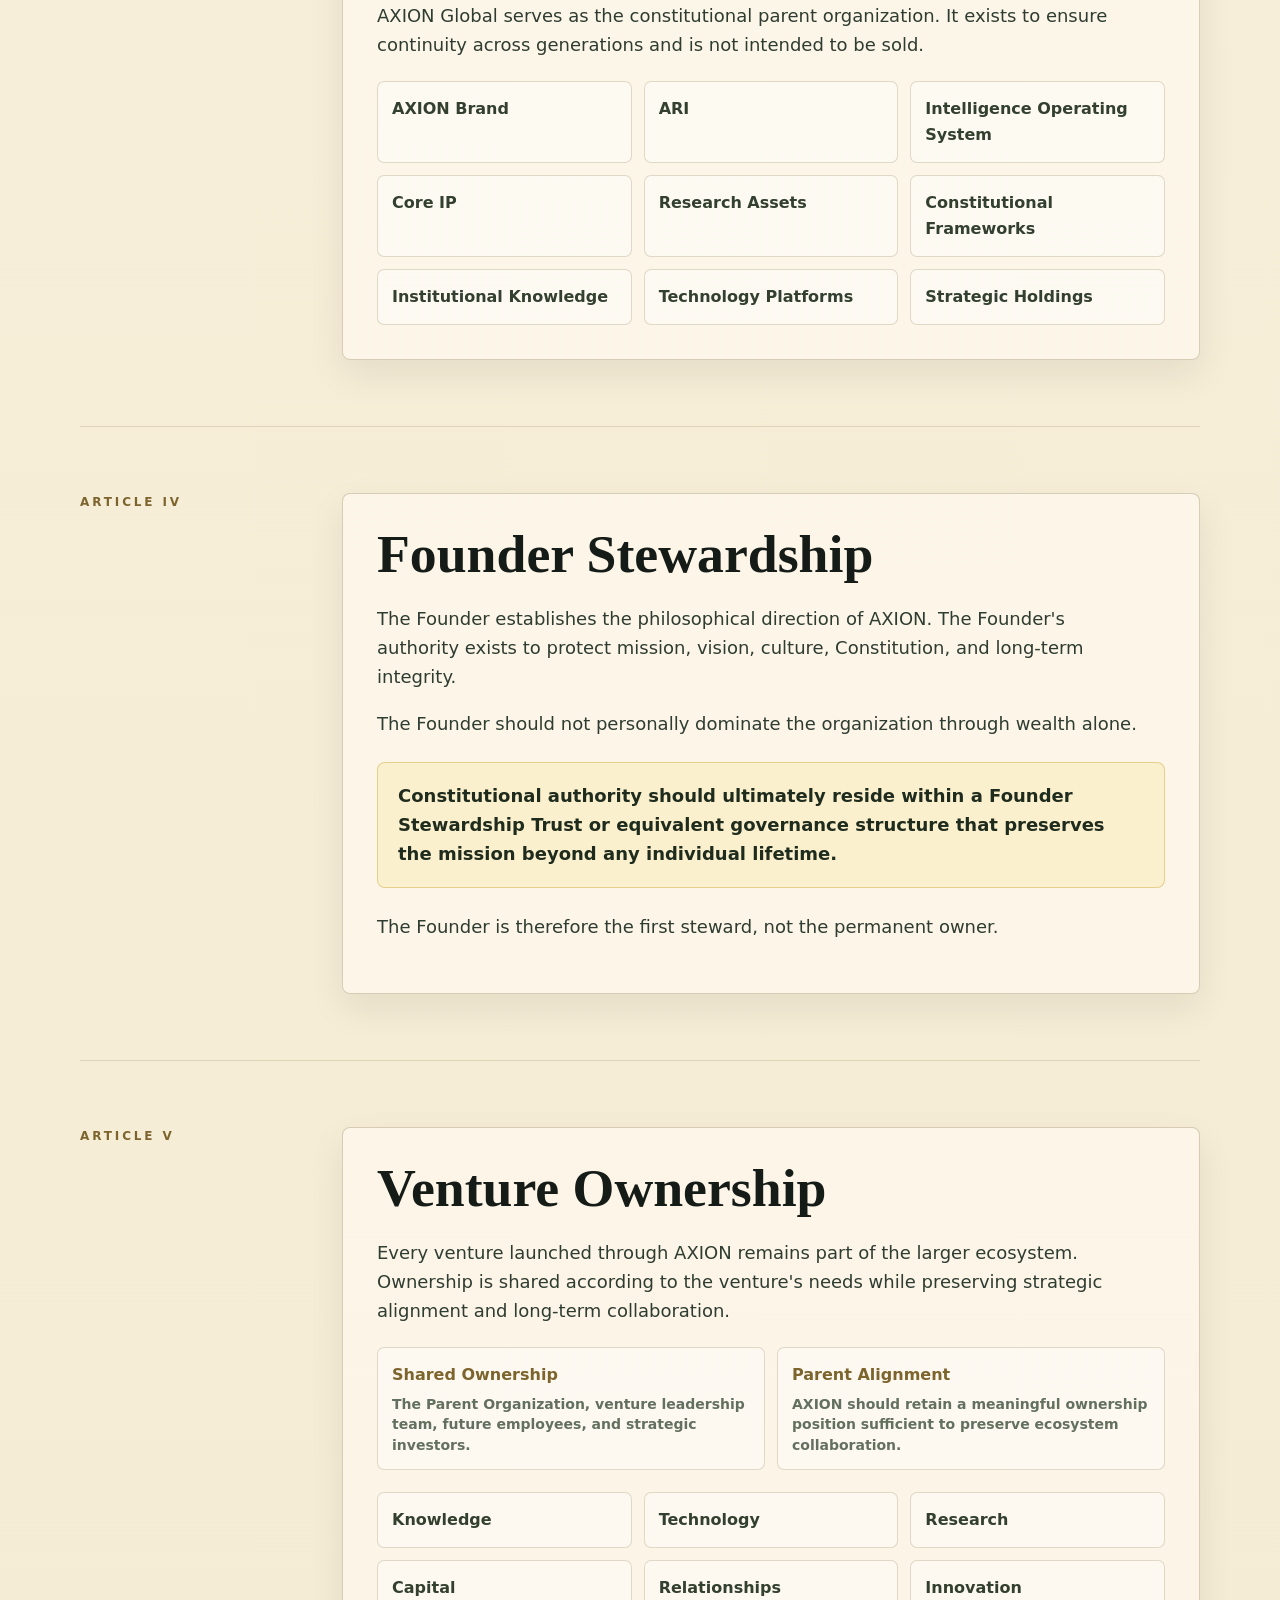
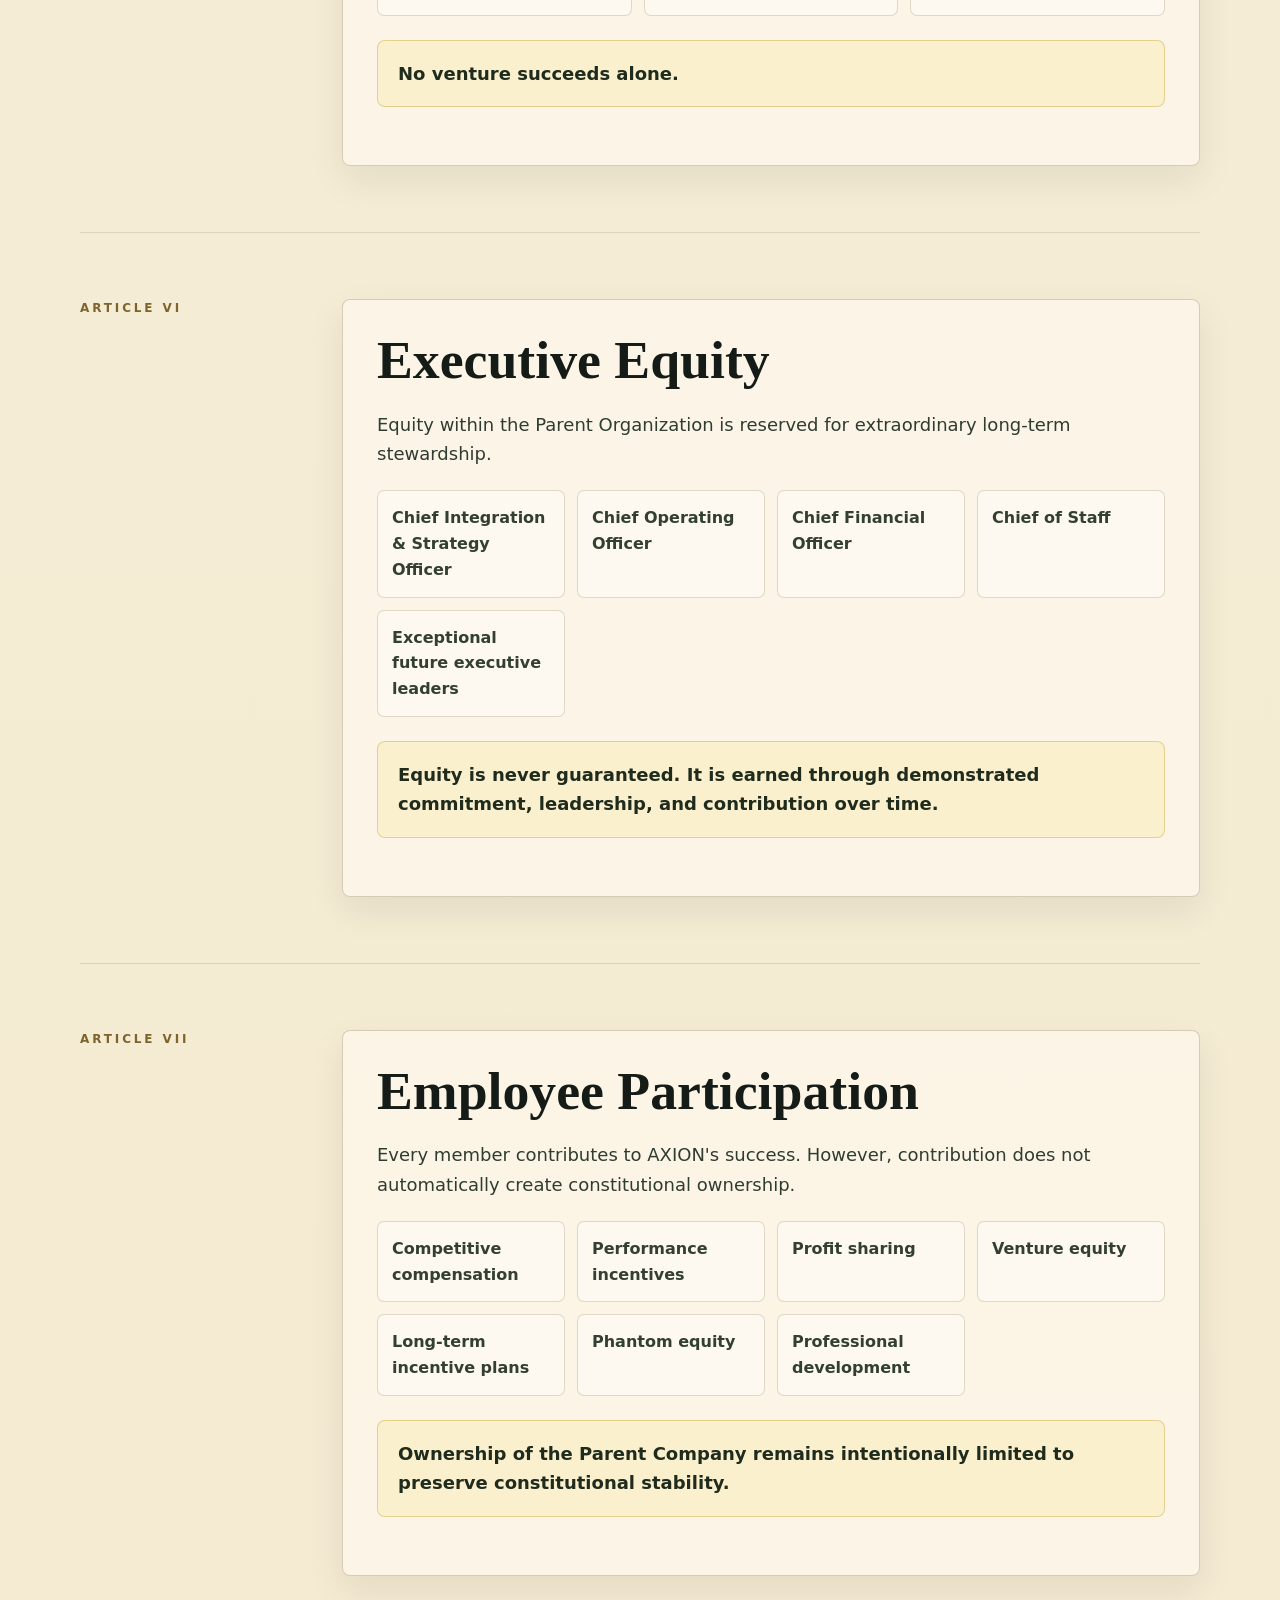
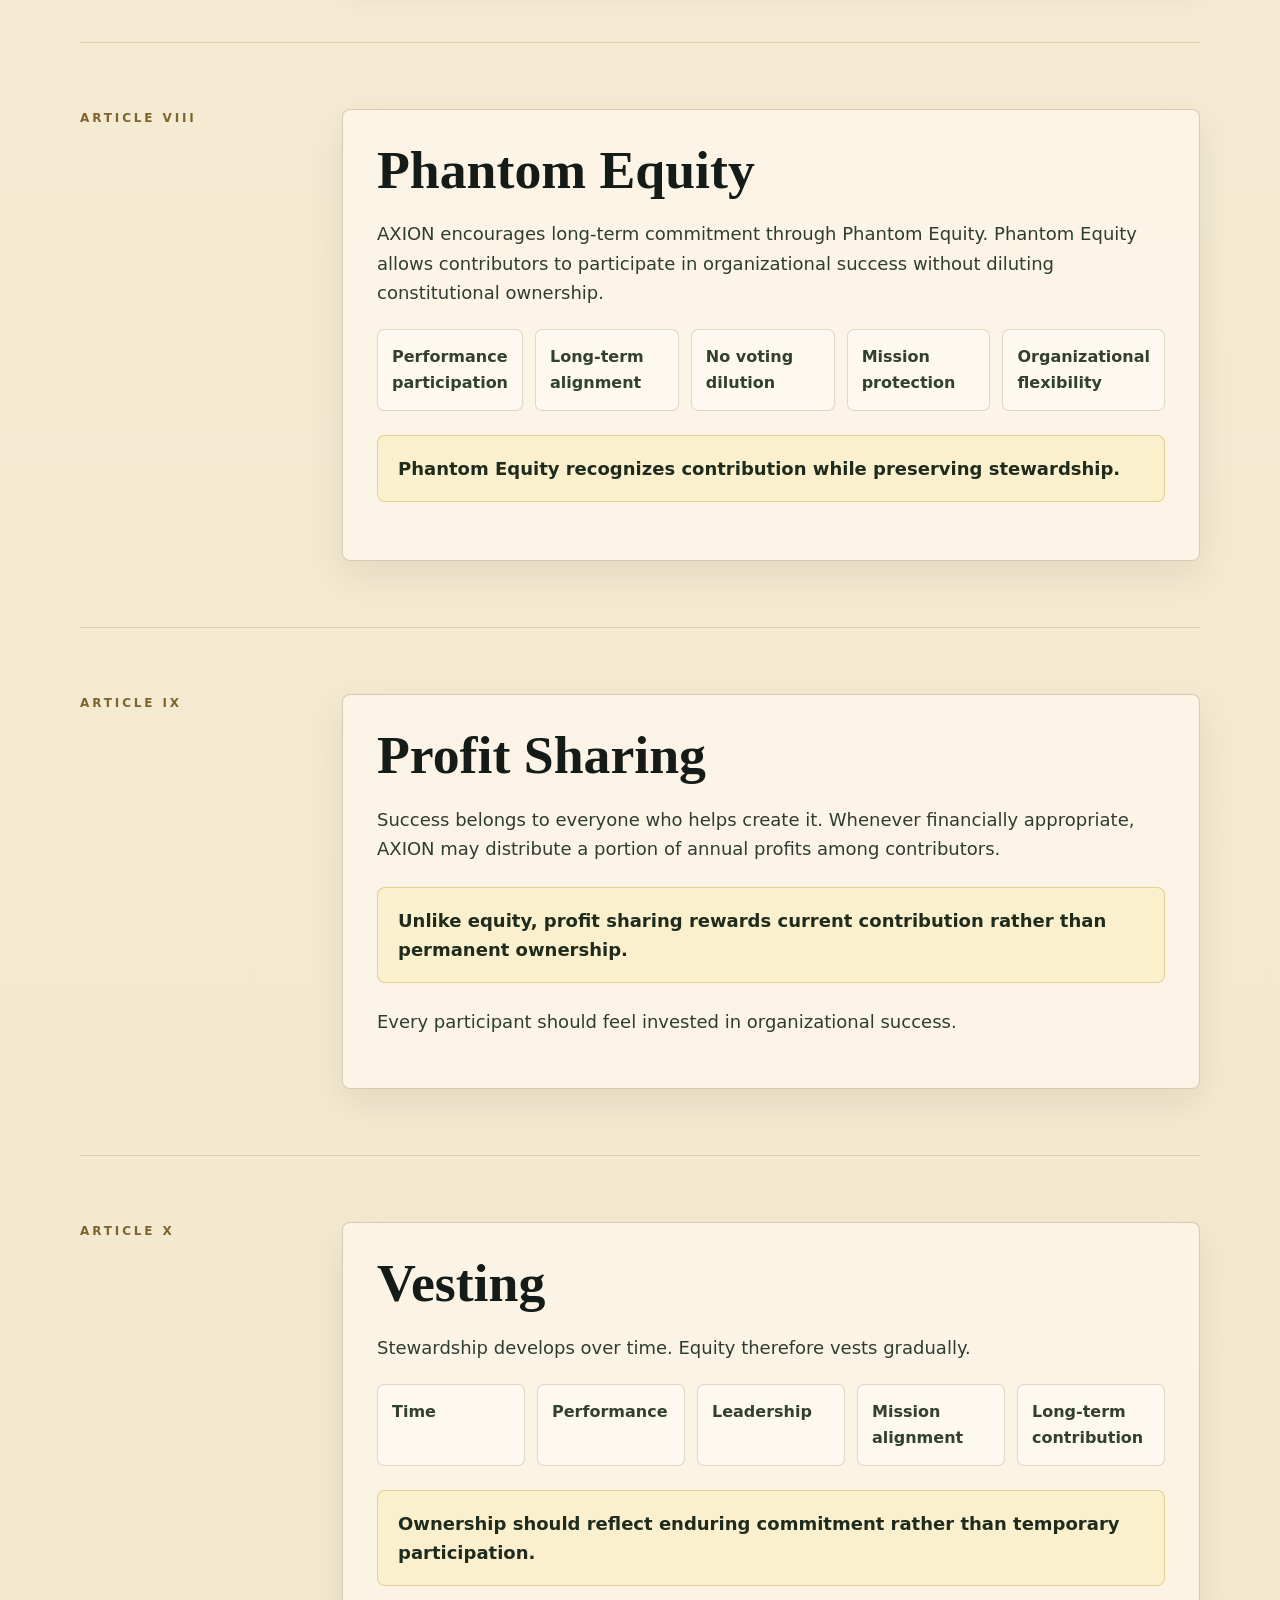
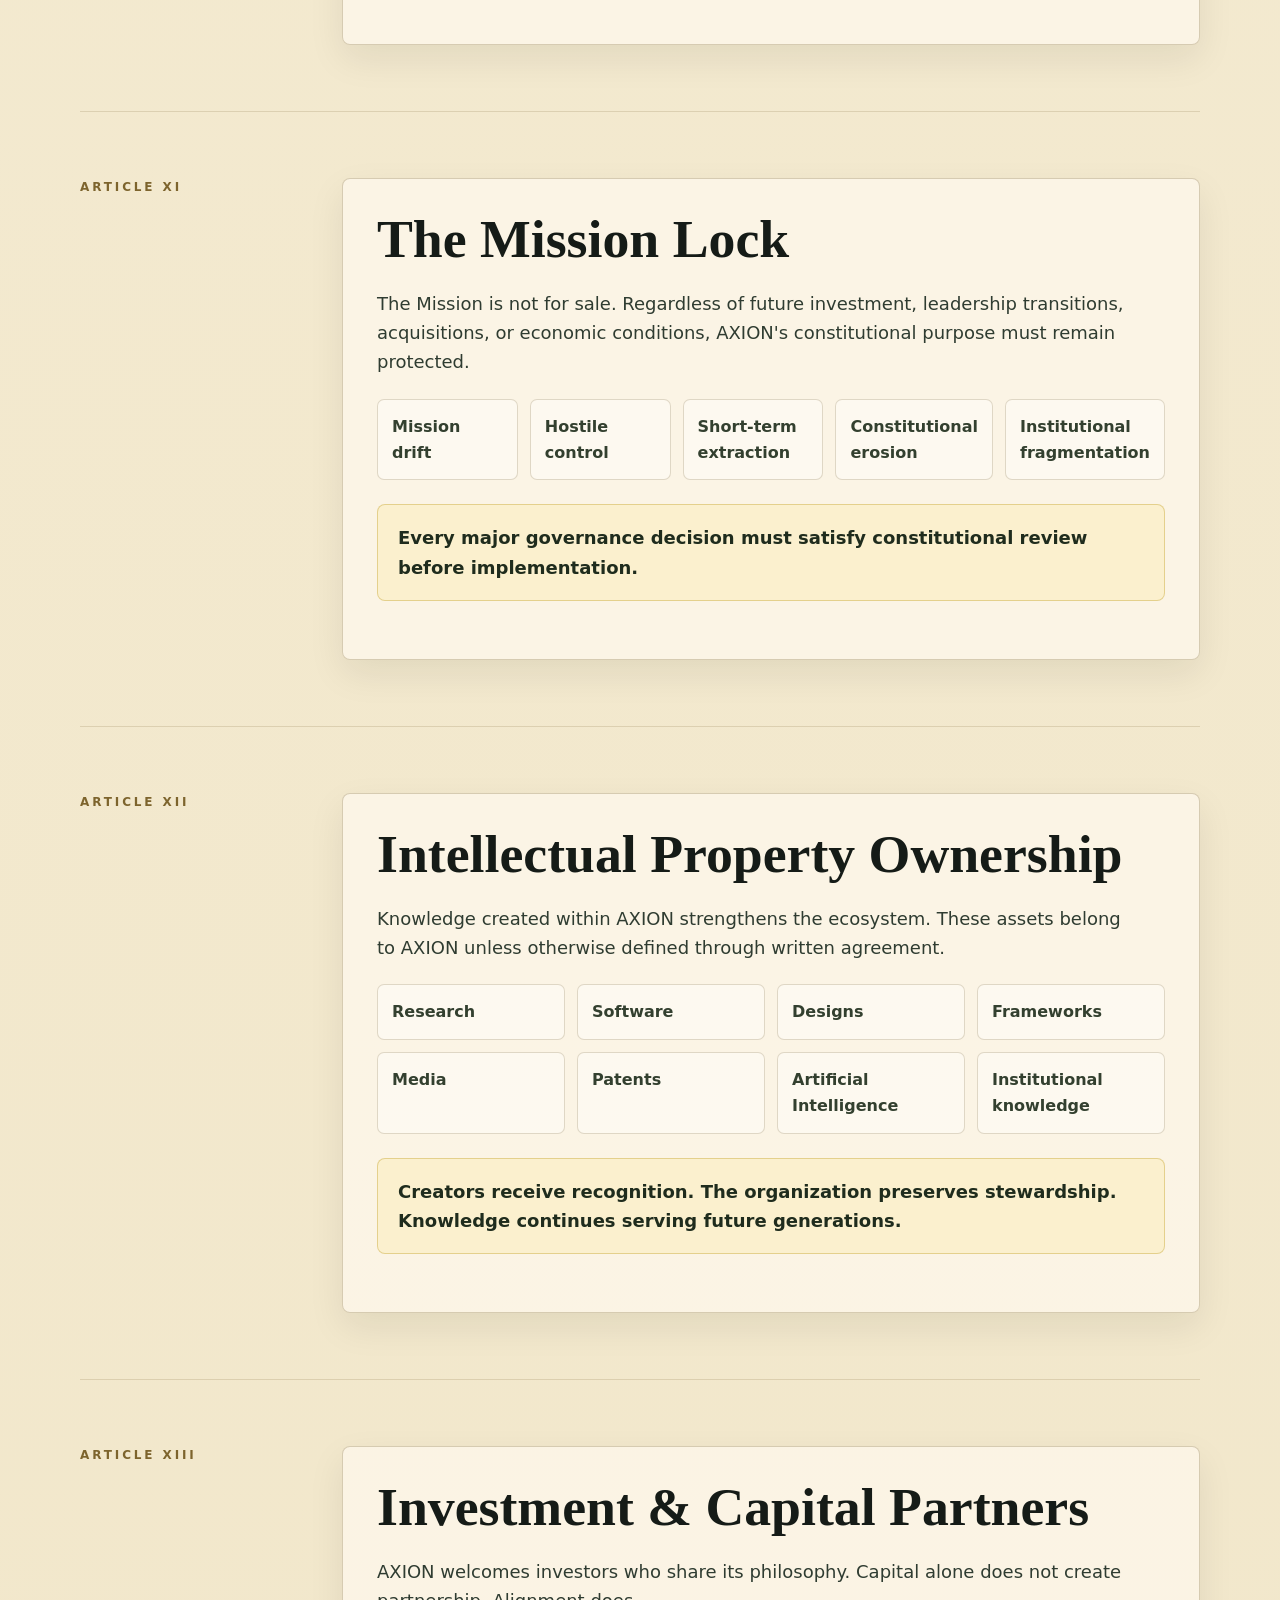
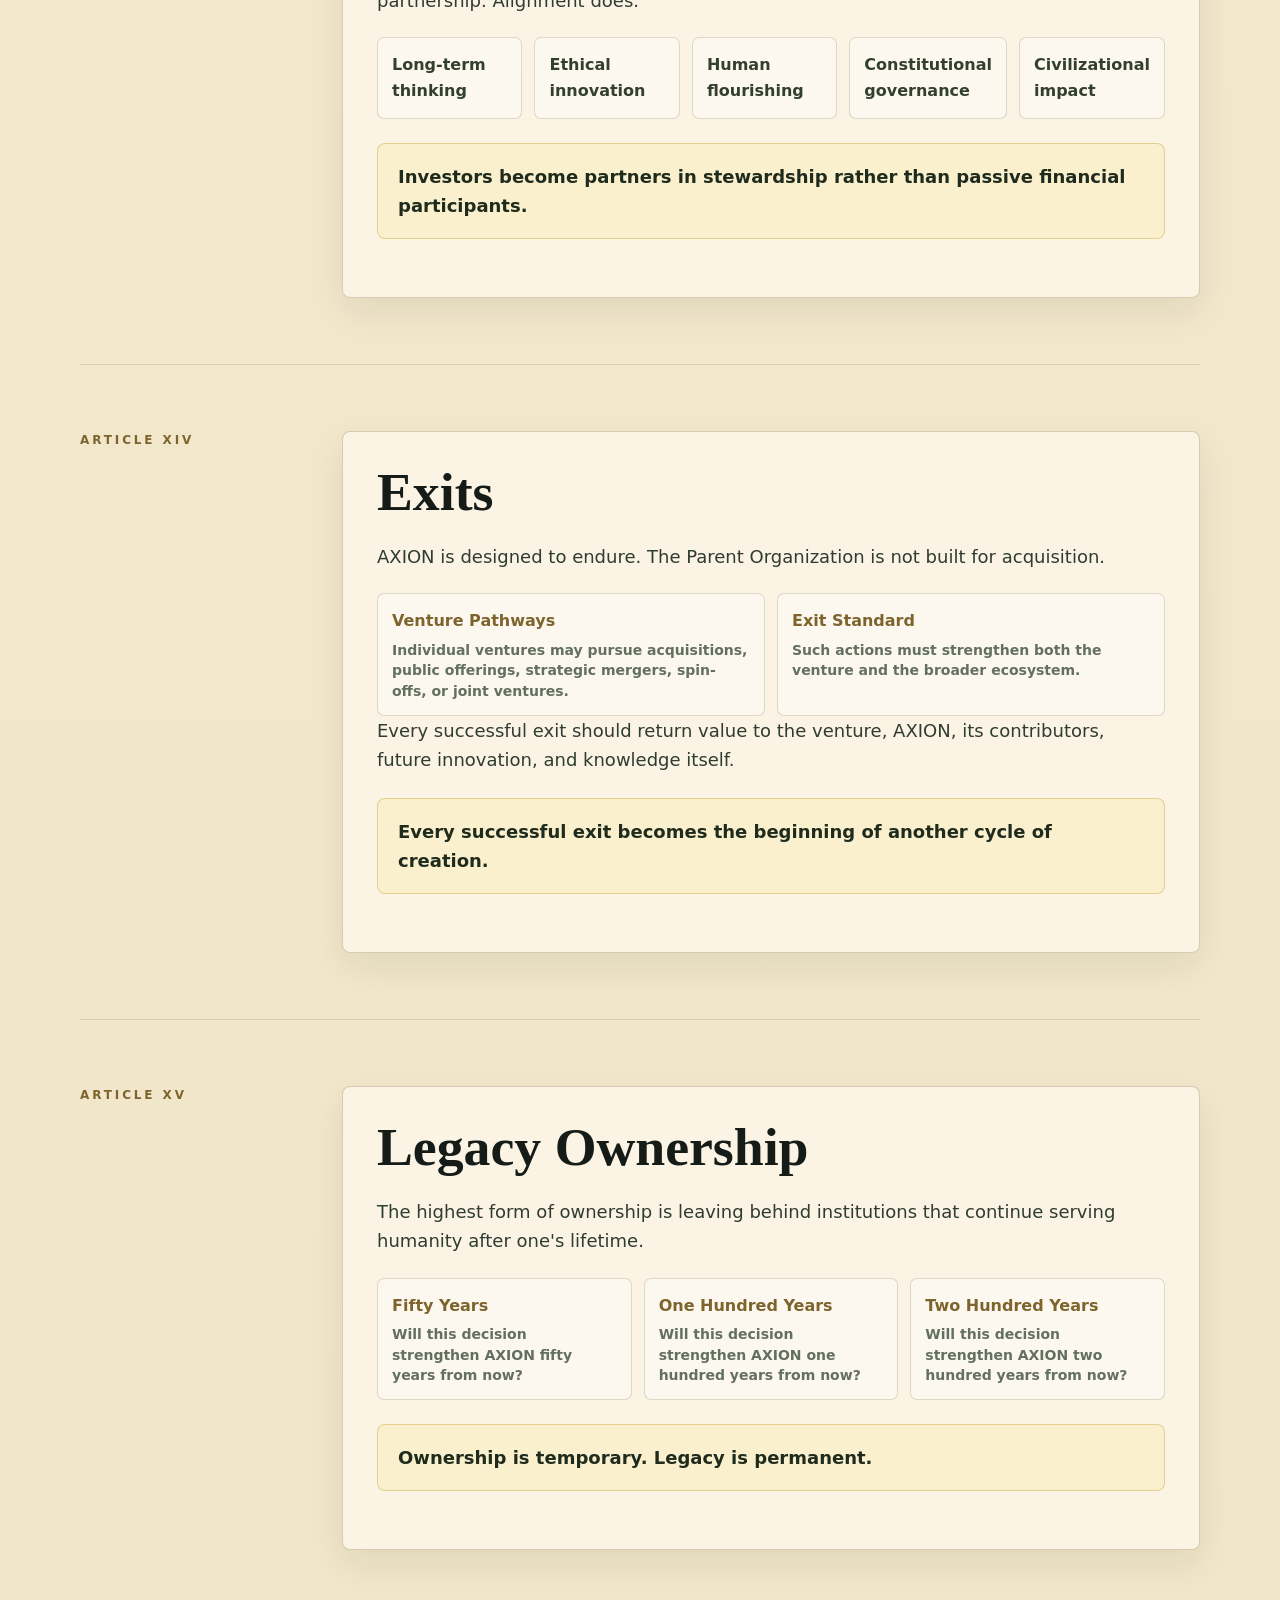
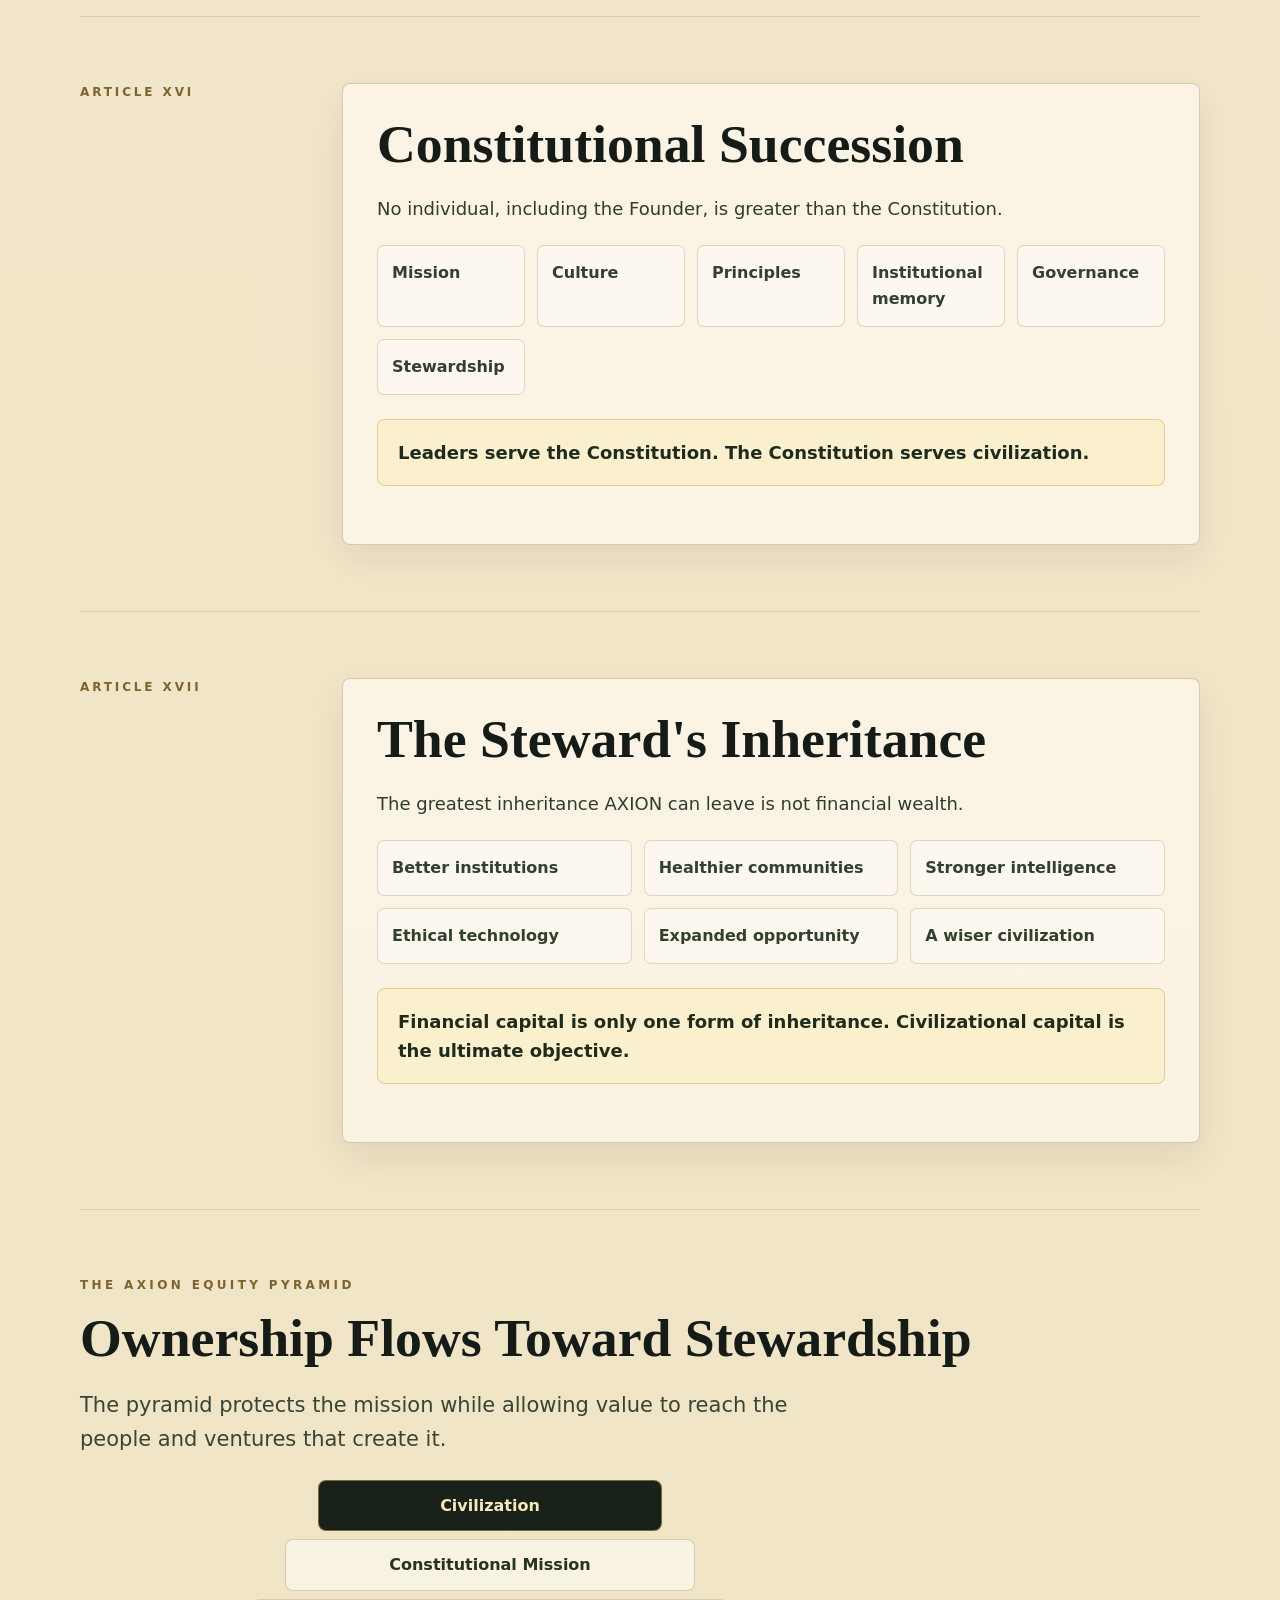
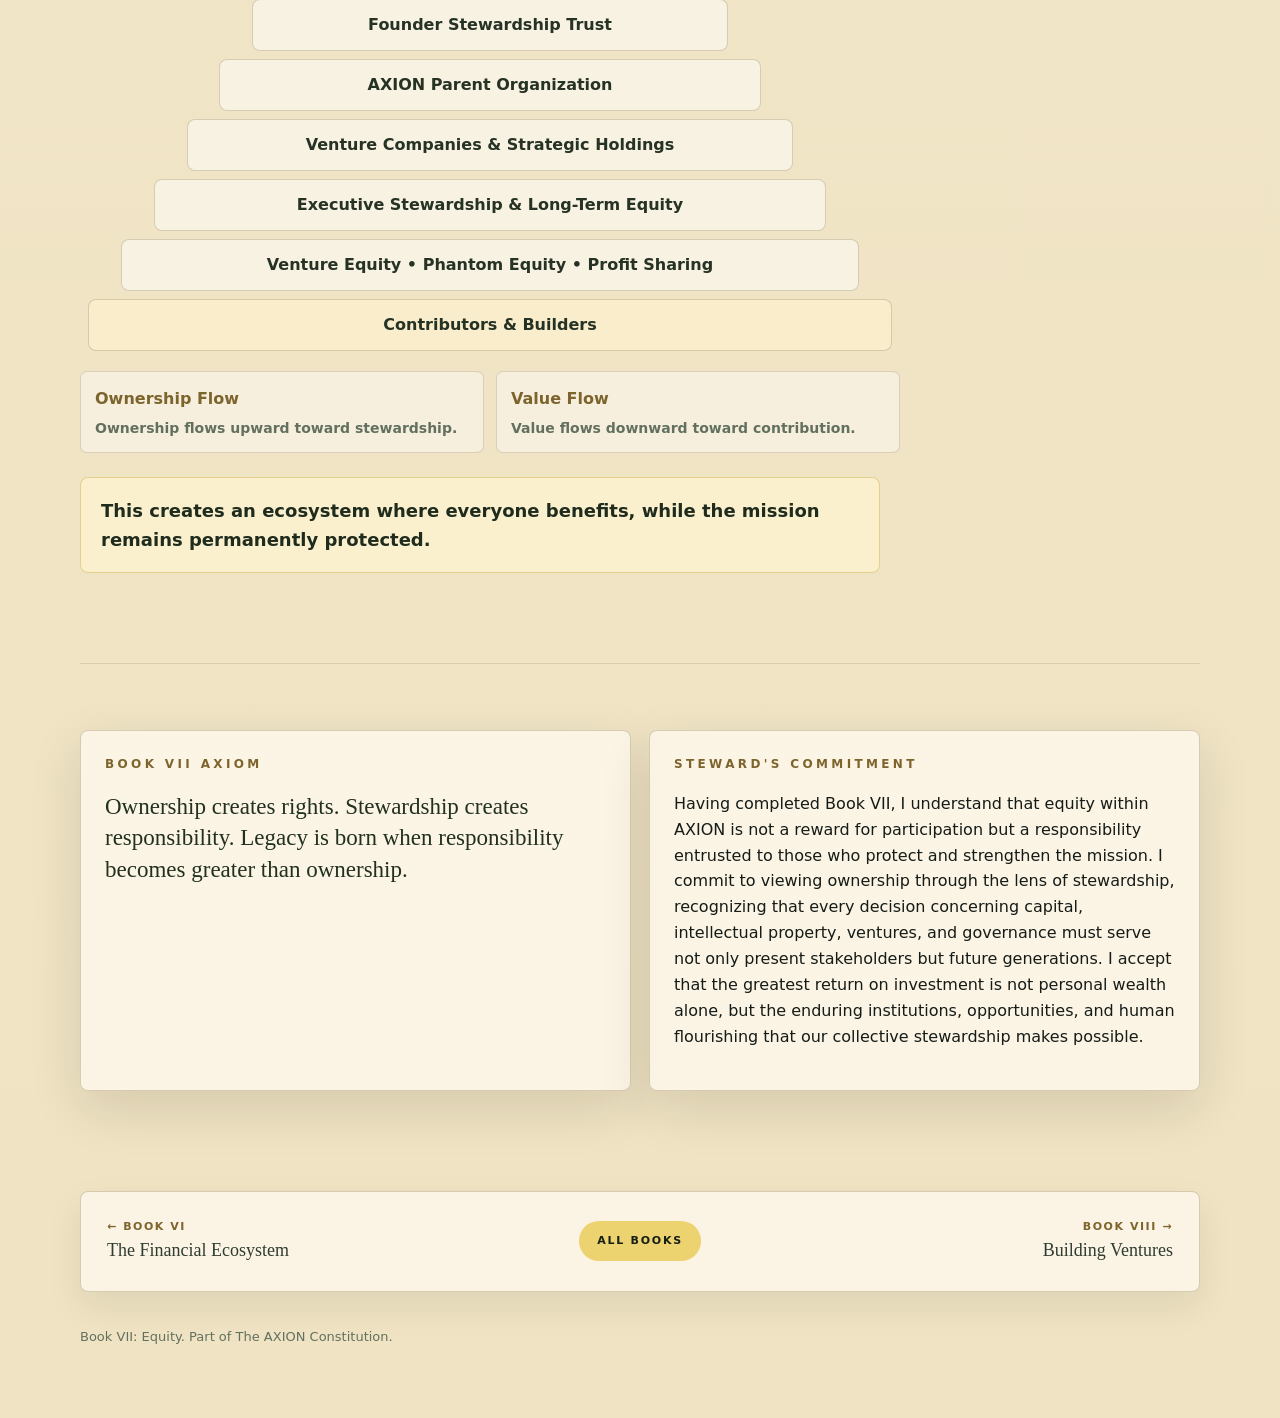
<file: AXION Constitution/book-vii-equity.html>
<!doctype html>
<html lang="en">
<head>
  <meta charset="utf-8" />
  <meta name="viewport" content="width=device-width, initial-scale=1" />
  <title>AXION Constitution - Book VII: Equity</title>
  <style>
    :root {
      --ink: #151b17;
      --muted: #63705f;
      --cream: #f4ecd8;
      --paper: #fffaf0;
      --line: rgba(118, 97, 47, .28);
      --gold: #c8a83d;
      --earth: #7d642d;
      --deep: #0c120e;
      --forest: #203a29;
      --plum: #624864;
      --shadow: 0 18px 52px rgba(31, 24, 7, .12);
    }

    * { box-sizing: border-box; }
    html { scroll-behavior: smooth; }
    body {
      margin: 0;
      color: var(--ink);
      background:
        radial-gradient(circle at 15% -4%, rgba(98, 72, 100, .18), transparent 28rem),
        radial-gradient(circle at 88% 6%, rgba(200, 168, 61, .22), transparent 30rem),
        linear-gradient(180deg, #f8f1de 0%, #efe3c3 100%);
      font-family: ui-sans-serif, system-ui, -apple-system, BlinkMacSystemFont, "Segoe UI", sans-serif;
      line-height: 1.62;
    }
    a { color: inherit; }
    .page { width: min(1120px, calc(100vw - 42px)); margin: 0 auto; }

    .topbar {
      position: sticky;
      top: 0;
      z-index: 20;
      background: rgba(244, 236, 216, .92);
      backdrop-filter: blur(14px);
      border-bottom: 1px solid var(--line);
    }
    .topbar .page {
      min-height: 62px;
      display: flex;
      align-items: center;
      justify-content: space-between;
      gap: 24px;
    }
    .brand {
      text-decoration: none;
      font-weight: 900;
      letter-spacing: .15em;
      font-size: 12px;
      text-transform: uppercase;
      display: flex;
      align-items: center;
      gap: 12px;
    }
    .sigil {
      width: 34px;
      height: 34px;
      border-radius: 50%;
      display: grid;
      place-items: center;
      background: var(--deep);
      color: var(--gold);
      border: 1px solid var(--gold);
    }
    .nav {
      display: flex;
      gap: 16px;
      color: #4e584c;
      font-size: 13px;
      font-weight: 800;
    }
    .nav a { text-decoration: none; white-space: nowrap; }
    .nav .back {
      border: 1px solid rgba(118, 97, 47, .35);
      border-radius: 999px;
      padding: 8px 13px;
      background: rgba(255,250,240,.68);
    }

    .hero {
      min-height: calc(100vh - 62px);
      display: grid;
      grid-template-columns: 1fr .48fr;
      gap: 54px;
      align-items: center;
      padding: 58px 0 44px;
    }
    .kicker {
      color: var(--earth);
      font-size: 12px;
      font-weight: 900;
      letter-spacing: .28em;
      text-transform: uppercase;
      margin: 0 0 16px;
    }
    h1, h2, h3, p { margin-top: 0; }
    h1 {
      font-family: ui-serif, Georgia, "Times New Roman", serif;
      font-size: clamp(56px, 8.5vw, 118px);
      line-height: .94;
      letter-spacing: 0;
      margin-bottom: 20px;
    }
    .subtitle {
      font-family: ui-serif, Georgia, "Times New Roman", serif;
      color: var(--earth);
      font-style: italic;
      font-size: 25px;
      margin-bottom: 26px;
    }
    .hero-copy {
      max-width: 760px;
      color: #384536;
      font-size: 21px;
    }
    .quote {
      border-left: 4px solid var(--gold);
      padding: 16px 0 16px 22px;
      margin: 28px 0 0;
      font-family: ui-serif, Georgia, "Times New Roman", serif;
      font-size: 21px;
      line-height: 1.42;
      color: #263224;
    }
    .toc {
      background: rgba(255, 250, 240, .76);
      border: 1px solid var(--line);
      border-radius: 8px;
      box-shadow: var(--shadow);
      padding: 22px;
    }
    .toc h2 {
      font-size: 13px;
      letter-spacing: .24em;
      color: var(--earth);
      text-transform: uppercase;
      margin: 0 0 14px;
    }
    .toc a {
      display: grid;
      grid-template-columns: 38px 1fr;
      gap: 10px;
      align-items: center;
      text-decoration: none;
      padding: 7px 0;
      border-top: 1px solid rgba(118,97,47,.18);
      color: #29352a;
      font-weight: 800;
      font-size: 14px;
    }
    .toc a:first-of-type { border-top: 0; }
    .toc span {
      width: 28px;
      height: 28px;
      border-radius: 50%;
      display: grid;
      place-items: center;
      background: #ecd36f;
      font-size: 11px;
      font-weight: 900;
    }

    section { padding: 66px 0; border-top: 1px solid rgba(118,97,47,.18); }
    .reader {
      display: grid;
      grid-template-columns: 220px minmax(0, 1fr);
      gap: 42px;
      align-items: start;
    }
    .article-label {
      position: sticky;
      top: 86px;
      color: var(--earth);
      font-size: 12px;
      letter-spacing: .24em;
      text-transform: uppercase;
      font-weight: 900;
    }
    .article {
      background: rgba(255, 250, 240, .67);
      border: 1px solid var(--line);
      border-radius: 8px;
      padding: 34px;
      box-shadow: 0 14px 36px rgba(31,24,7,.08);
    }
    h2 {
      font-family: ui-serif, Georgia, "Times New Roman", serif;
      font-size: clamp(32px, 4.2vw, 56px);
      line-height: 1;
      letter-spacing: 0;
      margin-bottom: 22px;
    }
    .article p {
      max-width: 760px;
      font-size: 18px;
      color: #2f3c31;
      margin-bottom: 18px;
    }
    .statement {
      max-width: 800px;
      border-radius: 8px;
      border: 1px solid rgba(200,168,61,.45);
      background: #fbf0ce;
      padding: 18px 20px;
      color: #1f2c1d;
      font-weight: 800;
      font-size: 18px;
      margin: 24px 0;
    }
    .short-lines {
      display: grid;
      gap: 7px;
      margin: 22px 0;
      max-width: 720px;
    }
    .short-lines div {
      border-left: 3px solid rgba(200,168,61,.65);
      padding: 7px 0 7px 14px;
      color: #2f3c31;
      font-size: 18px;
      background: rgba(255,255,255,.32);
    }
    .grid, .split-grid, .parent-grid, .venture-grid, .participation-grid, .phantom-grid, .vesting-grid, .mission-grid, .ip-grid, .investor-grid, .exit-grid, .legacy-grid {
      display: grid;
      gap: 12px;
      margin-top: 22px;
    }
    .grid { grid-template-columns: repeat(5, 1fr); }
    .split-grid { grid-template-columns: repeat(2, 1fr); }
    .parent-grid { grid-template-columns: repeat(3, 1fr); }
    .venture-grid { grid-template-columns: repeat(3, 1fr); }
    .participation-grid { grid-template-columns: repeat(4, 1fr); }
    .phantom-grid { grid-template-columns: repeat(5, 1fr); }
    .vesting-grid { grid-template-columns: repeat(5, 1fr); }
    .mission-grid { grid-template-columns: repeat(5, 1fr); }
    .ip-grid { grid-template-columns: repeat(4, 1fr); }
    .investor-grid { grid-template-columns: repeat(5, 1fr); }
    .exit-grid { grid-template-columns: repeat(4, 1fr); }
    .legacy-grid { grid-template-columns: repeat(3, 1fr); }
    .chip, .card {
      border-radius: 7px;
      border: 1px solid rgba(118,97,47,.22);
      background: rgba(255,255,255,.42);
      padding: 14px;
      color: #33402f;
    }
    .chip { font-weight: 800; }
    .card b {
      display: block;
      color: var(--earth);
      margin-bottom: 6px;
    }
    .card span {
      display: block;
      color: var(--muted);
      font-size: 14px;
      font-weight: 650;
      line-height: 1.45;
    }
    .ownership-model {
      display: grid;
      grid-template-columns: 1fr auto 1fr;
      align-items: center;
      gap: 16px;
      margin: 24px 0;
      max-width: 760px;
    }
    .model-block {
      border-radius: 8px;
      padding: 18px;
      border: 1px solid rgba(118,97,47,.24);
      background: rgba(255,255,255,.48);
      text-align: center;
      font-weight: 900;
      color: #263224;
    }
    .model-arrow {
      width: 36px;
      height: 2px;
      background: var(--earth);
      position: relative;
    }
    .model-arrow::after {
      content: "";
      position: absolute;
      right: -1px;
      top: -4px;
      width: 9px;
      height: 9px;
      border-top: 2px solid var(--earth);
      border-right: 2px solid var(--earth);
      transform: rotate(45deg);
    }
    .pyramid {
      max-width: 820px;
      display: grid;
      gap: 8px;
      margin-top: 24px;
    }
    .pyramid-row {
      margin: 0 auto;
      border-radius: 8px;
      border: 1px solid rgba(118,97,47,.26);
      background: rgba(255,255,255,.50);
      padding: 12px 18px;
      text-align: center;
      font-weight: 900;
      color: #253224;
    }
    .pyramid-row:nth-child(1) { width: 42%; background: #18221b; color: #f7e9b8; border-color: rgba(200,168,61,.55); }
    .pyramid-row:nth-child(2) { width: 50%; }
    .pyramid-row:nth-child(3) { width: 58%; }
    .pyramid-row:nth-child(4) { width: 66%; }
    .pyramid-row:nth-child(5) { width: 74%; }
    .pyramid-row:nth-child(6) { width: 82%; }
    .pyramid-row:nth-child(7) { width: 90%; }
    .pyramid-row:nth-child(8) { width: 98%; background: rgba(251,240,206,.82); }
    .flow-note {
      display: grid;
      grid-template-columns: 1fr 1fr;
      gap: 12px;
      margin-top: 20px;
      max-width: 820px;
    }
    .ending {
      display: grid;
      grid-template-columns: 1fr 1fr;
      gap: 18px;
    }
    .ending-card {
      border-radius: 8px;
      padding: 24px;
      border: 1px solid var(--line);
      background: rgba(255,250,240,.76);
      box-shadow: var(--shadow);
    }
    .ending-card blockquote {
      margin: 0;
      font-family: ui-serif, Georgia, "Times New Roman", serif;
      font-size: 23px;
      line-height: 1.38;
      color: #22301f;
    }
    footer { padding: 34px 0 58px; color: var(--muted); font-size: 13px; }

    @media (max-width: 980px) {
      .nav { display: none; }
      .hero, .reader, .ending, .flow-note { grid-template-columns: 1fr; }
      .article-label { position: static; }
      .grid, .split-grid, .parent-grid, .venture-grid, .participation-grid, .phantom-grid, .vesting-grid, .mission-grid, .ip-grid, .investor-grid, .exit-grid, .legacy-grid { grid-template-columns: 1fr; }
      .ownership-model { grid-template-columns: 1fr; }
      .model-arrow { width: 2px; height: 28px; margin: 0 auto; }
      .model-arrow::after { top: auto; bottom: -1px; right: -4px; transform: rotate(135deg); }
      .pyramid-row { width: 100% !important; }
      .article { padding: 24px; }
    }
    @media print {
      body { background: #fffaf0; }
      .topbar { display: none; }
      .page { width: auto; margin: 0 34px; }
      .hero { min-height: auto; grid-template-columns: 1fr; padding: 38px 0; }
      section { padding: 34px 0; }
      .article, .toc, .ending-card { box-shadow: none; }
      .reader { grid-template-columns: 140px 1fr; gap: 24px; }
      .grid, .split-grid, .parent-grid, .venture-grid, .participation-grid, .phantom-grid, .vesting-grid, .mission-grid, .ip-grid, .investor-grid, .exit-grid, .legacy-grid { grid-template-columns: repeat(2, 1fr); }
      @page { size: letter; margin: .46in; }
    }
  </style>
</head>
<body>
  <header class="topbar">
    <div class="page">
      <a class="brand" href="index.html">
        <span class="sigil">✦</span>
        AXION Constitution
      </a>
      <nav class="nav" aria-label="Book VII navigation">
        <a href="#ownership">Ownership</a>
        <a href="#parent">Parent Company</a>
        <a href="#ventures">Ventures</a>
        <a href="#mission-lock">Mission Lock</a>
        <a href="#pyramid">Equity Pyramid</a>
        <a class="back" href="index.html">Back to Constitution</a>
      </nav>
    </div>
  </header>

  <main class="page">
    <section class="hero">
      <div>
        <p class="kicker">The AXION Constitution - Book VII</p>
        <h1>Equity</h1>
        <p class="subtitle">Stewardship Over Ownership</p>
        <p class="hero-copy">Book VII defines equity as a long-term responsibility: a stewardship framework that protects AXION's mission, honors contribution, aligns ventures, and preserves constitutional continuity across generations.</p>
        <blockquote class="quote">Ownership is not the highest privilege within AXION. Stewardship is. Equity is granted not as a reward for employment, but as a long-term commitment to protecting and expanding the civilization we are building.</blockquote>
      </div>
      <aside class="toc">
        <h2>Book VII Contents</h2>
        <a href="#preamble"><span>0</span>Preamble</a>
        <a href="#ownership"><span>I</span>Philosophy of Ownership</a>
        <a href="#steward"><span>II</span>Steward Ownership</a>
        <a href="#parent"><span>III</span>Parent Company</a>
        <a href="#founder"><span>IV</span>Founder Stewardship</a>
        <a href="#ventures"><span>V</span>Venture Ownership</a>
        <a href="#executive"><span>VI</span>Executive Equity</a>
        <a href="#employees"><span>VII</span>Employee Participation</a>
        <a href="#phantom"><span>VIII</span>Phantom Equity</a>
        <a href="#profit-sharing"><span>IX</span>Profit Sharing</a>
        <a href="#vesting"><span>X</span>Vesting</a>
        <a href="#mission-lock"><span>XI</span>Mission Lock</a>
        <a href="#ip"><span>XII</span>IP Ownership</a>
        <a href="#investors"><span>XIII</span>Capital Partners</a>
        <a href="#exits"><span>XIV</span>Exits</a>
        <a href="#legacy"><span>XV</span>Legacy Ownership</a>
        <a href="#succession"><span>XVI</span>Succession</a>
        <a href="#inheritance"><span>XVII</span>Steward's Inheritance</a>
      </aside>
    </section>

    <section id="preamble" class="reader">
      <div class="article-label">Preamble</div>
      <article class="article">
        <h2>Equity as Stewardship</h2>
        <p>Most companies treat equity as compensation. AXION does not.</p>
        <p>Traditional organizations distribute ownership to attract talent, retain employees, or maximize shareholder value. While these objectives have merit, they are insufficient for an institution designed to endure across generations.</p>
        <div class="statement">AXION is not being built to maximize valuation. It is being built to maximize civilization.</div>
        <p>Equity therefore represents something far greater than financial participation. It represents stewardship. Every share carries both opportunity and responsibility.</p>
        <div class="short-lines">
          <div>Ownership without stewardship eventually fragments institutions.</div>
          <div>Stewardship without ownership limits long-term commitment.</div>
          <div>The purpose of this Book is to balance both.</div>
        </div>
      </article>
    </section>

    <section id="ownership" class="reader">
      <div class="article-label">Article I</div>
      <article class="article">
        <h2>The Philosophy of Ownership</h2>
        <p>Ownership within AXION exists to protect the mission. It does not exist to create short-term wealth.</p>
        <div class="grid">
          <div class="chip">The Mission</div>
          <div class="chip">The Constitution</div>
          <div class="chip">Future Generations</div>
          <div class="chip">The Ecosystem</div>
          <div class="chip">Human Flourishing</div>
        </div>
        <div class="statement">If ownership weakens any of these, it contradicts the purpose of AXION.</div>
      </article>
    </section>

    <section id="steward" class="reader">
      <div class="article-label">Article II</div>
      <article class="article">
        <h2>Steward Ownership</h2>
        <p>AXION adopts a Steward Ownership Model. This model separates economic benefit from mission control.</p>
        <div class="ownership-model" aria-label="Steward ownership separates economic benefit from mission control">
          <div class="model-block">Economic Benefit</div>
          <div class="model-arrow"></div>
          <div class="model-block">Mission Control</div>
        </div>
        <p>Those entrusted with governing AXION must protect the Constitution before personal financial interests.</p>
        <div class="statement">Leadership is measured by stewardship rather than percentage ownership.</div>
      </article>
    </section>

    <section id="parent" class="reader">
      <div class="article-label">Article III</div>
      <article class="article">
        <h2>The Parent Company</h2>
        <p>AXION Global serves as the constitutional parent organization. It exists to ensure continuity across generations and is not intended to be sold.</p>
        <div class="parent-grid">
          <div class="chip">AXION Brand</div>
          <div class="chip">ARI</div>
          <div class="chip">Intelligence Operating System</div>
          <div class="chip">Core IP</div>
          <div class="chip">Research Assets</div>
          <div class="chip">Constitutional Frameworks</div>
          <div class="chip">Institutional Knowledge</div>
          <div class="chip">Technology Platforms</div>
          <div class="chip">Strategic Holdings</div>
        </div>
      </article>
    </section>

    <section id="founder" class="reader">
      <div class="article-label">Article IV</div>
      <article class="article">
        <h2>Founder Stewardship</h2>
        <p>The Founder establishes the philosophical direction of AXION. The Founder's authority exists to protect mission, vision, culture, Constitution, and long-term integrity.</p>
        <p>The Founder should not personally dominate the organization through wealth alone.</p>
        <div class="statement">Constitutional authority should ultimately reside within a Founder Stewardship Trust or equivalent governance structure that preserves the mission beyond any individual lifetime.</div>
        <p>The Founder is therefore the first steward, not the permanent owner.</p>
      </article>
    </section>

    <section id="ventures" class="reader">
      <div class="article-label">Article V</div>
      <article class="article">
        <h2>Venture Ownership</h2>
        <p>Every venture launched through AXION remains part of the larger ecosystem. Ownership is shared according to the venture's needs while preserving strategic alignment and long-term collaboration.</p>
        <div class="split-grid">
          <div class="card"><b>Shared Ownership</b><span>The Parent Organization, venture leadership team, future employees, and strategic investors.</span></div>
          <div class="card"><b>Parent Alignment</b><span>AXION should retain a meaningful ownership position sufficient to preserve ecosystem collaboration.</span></div>
        </div>
        <div class="venture-grid">
          <div class="chip">Knowledge</div>
          <div class="chip">Technology</div>
          <div class="chip">Research</div>
          <div class="chip">Capital</div>
          <div class="chip">Relationships</div>
          <div class="chip">Innovation</div>
        </div>
        <div class="statement">No venture succeeds alone.</div>
      </article>
    </section>

    <section id="executive" class="reader">
      <div class="article-label">Article VI</div>
      <article class="article">
        <h2>Executive Equity</h2>
        <p>Equity within the Parent Organization is reserved for extraordinary long-term stewardship.</p>
        <div class="participation-grid">
          <div class="chip">Chief Integration & Strategy Officer</div>
          <div class="chip">Chief Operating Officer</div>
          <div class="chip">Chief Financial Officer</div>
          <div class="chip">Chief of Staff</div>
          <div class="chip">Exceptional future executive leaders</div>
        </div>
        <div class="statement">Equity is never guaranteed. It is earned through demonstrated commitment, leadership, and contribution over time.</div>
      </article>
    </section>

    <section id="employees" class="reader">
      <div class="article-label">Article VII</div>
      <article class="article">
        <h2>Employee Participation</h2>
        <p>Every member contributes to AXION's success. However, contribution does not automatically create constitutional ownership.</p>
        <div class="participation-grid">
          <div class="chip">Competitive compensation</div>
          <div class="chip">Performance incentives</div>
          <div class="chip">Profit sharing</div>
          <div class="chip">Venture equity</div>
          <div class="chip">Long-term incentive plans</div>
          <div class="chip">Phantom equity</div>
          <div class="chip">Professional development</div>
        </div>
        <div class="statement">Ownership of the Parent Company remains intentionally limited to preserve constitutional stability.</div>
      </article>
    </section>

    <section id="phantom" class="reader">
      <div class="article-label">Article VIII</div>
      <article class="article">
        <h2>Phantom Equity</h2>
        <p>AXION encourages long-term commitment through Phantom Equity. Phantom Equity allows contributors to participate in organizational success without diluting constitutional ownership.</p>
        <div class="phantom-grid">
          <div class="chip">Performance participation</div>
          <div class="chip">Long-term alignment</div>
          <div class="chip">No voting dilution</div>
          <div class="chip">Mission protection</div>
          <div class="chip">Organizational flexibility</div>
        </div>
        <div class="statement">Phantom Equity recognizes contribution while preserving stewardship.</div>
      </article>
    </section>

    <section id="profit-sharing" class="reader">
      <div class="article-label">Article IX</div>
      <article class="article">
        <h2>Profit Sharing</h2>
        <p>Success belongs to everyone who helps create it. Whenever financially appropriate, AXION may distribute a portion of annual profits among contributors.</p>
        <div class="statement">Unlike equity, profit sharing rewards current contribution rather than permanent ownership.</div>
        <p>Every participant should feel invested in organizational success.</p>
      </article>
    </section>

    <section id="vesting" class="reader">
      <div class="article-label">Article X</div>
      <article class="article">
        <h2>Vesting</h2>
        <p>Stewardship develops over time. Equity therefore vests gradually.</p>
        <div class="vesting-grid">
          <div class="chip">Time</div>
          <div class="chip">Performance</div>
          <div class="chip">Leadership</div>
          <div class="chip">Mission alignment</div>
          <div class="chip">Long-term contribution</div>
        </div>
        <div class="statement">Ownership should reflect enduring commitment rather than temporary participation.</div>
      </article>
    </section>

    <section id="mission-lock" class="reader">
      <div class="article-label">Article XI</div>
      <article class="article">
        <h2>The Mission Lock</h2>
        <p>The Mission is not for sale. Regardless of future investment, leadership transitions, acquisitions, or economic conditions, AXION's constitutional purpose must remain protected.</p>
        <div class="mission-grid">
          <div class="chip">Mission drift</div>
          <div class="chip">Hostile control</div>
          <div class="chip">Short-term extraction</div>
          <div class="chip">Constitutional erosion</div>
          <div class="chip">Institutional fragmentation</div>
        </div>
        <div class="statement">Every major governance decision must satisfy constitutional review before implementation.</div>
      </article>
    </section>

    <section id="ip" class="reader">
      <div class="article-label">Article XII</div>
      <article class="article">
        <h2>Intellectual Property Ownership</h2>
        <p>Knowledge created within AXION strengthens the ecosystem. These assets belong to AXION unless otherwise defined through written agreement.</p>
        <div class="ip-grid">
          <div class="chip">Research</div>
          <div class="chip">Software</div>
          <div class="chip">Designs</div>
          <div class="chip">Frameworks</div>
          <div class="chip">Media</div>
          <div class="chip">Patents</div>
          <div class="chip">Artificial Intelligence</div>
          <div class="chip">Institutional knowledge</div>
        </div>
        <div class="statement">Creators receive recognition. The organization preserves stewardship. Knowledge continues serving future generations.</div>
      </article>
    </section>

    <section id="investors" class="reader">
      <div class="article-label">Article XIII</div>
      <article class="article">
        <h2>Investment & Capital Partners</h2>
        <p>AXION welcomes investors who share its philosophy. Capital alone does not create partnership. Alignment does.</p>
        <div class="investor-grid">
          <div class="chip">Long-term thinking</div>
          <div class="chip">Ethical innovation</div>
          <div class="chip">Human flourishing</div>
          <div class="chip">Constitutional governance</div>
          <div class="chip">Civilizational impact</div>
        </div>
        <div class="statement">Investors become partners in stewardship rather than passive financial participants.</div>
      </article>
    </section>

    <section id="exits" class="reader">
      <div class="article-label">Article XIV</div>
      <article class="article">
        <h2>Exits</h2>
        <p>AXION is designed to endure. The Parent Organization is not built for acquisition.</p>
        <div class="split-grid">
          <div class="card"><b>Venture Pathways</b><span>Individual ventures may pursue acquisitions, public offerings, strategic mergers, spin-offs, or joint ventures.</span></div>
          <div class="card"><b>Exit Standard</b><span>Such actions must strengthen both the venture and the broader ecosystem.</span></div>
        </div>
        <p>Every successful exit should return value to the venture, AXION, its contributors, future innovation, and knowledge itself.</p>
        <div class="statement">Every successful exit becomes the beginning of another cycle of creation.</div>
      </article>
    </section>

    <section id="legacy" class="reader">
      <div class="article-label">Article XV</div>
      <article class="article">
        <h2>Legacy Ownership</h2>
        <p>The highest form of ownership is leaving behind institutions that continue serving humanity after one's lifetime.</p>
        <div class="legacy-grid">
          <div class="card"><b>Fifty Years</b><span>Will this decision strengthen AXION fifty years from now?</span></div>
          <div class="card"><b>One Hundred Years</b><span>Will this decision strengthen AXION one hundred years from now?</span></div>
          <div class="card"><b>Two Hundred Years</b><span>Will this decision strengthen AXION two hundred years from now?</span></div>
        </div>
        <div class="statement">Ownership is temporary. Legacy is permanent.</div>
      </article>
    </section>

    <section id="succession" class="reader">
      <div class="article-label">Article XVI</div>
      <article class="article">
        <h2>Constitutional Succession</h2>
        <p>No individual, including the Founder, is greater than the Constitution.</p>
        <div class="grid">
          <div class="chip">Mission</div>
          <div class="chip">Culture</div>
          <div class="chip">Principles</div>
          <div class="chip">Institutional memory</div>
          <div class="chip">Governance</div>
          <div class="chip">Stewardship</div>
        </div>
        <div class="statement">Leaders serve the Constitution. The Constitution serves civilization.</div>
      </article>
    </section>

    <section id="inheritance" class="reader">
      <div class="article-label">Article XVII</div>
      <article class="article">
        <h2>The Steward's Inheritance</h2>
        <p>The greatest inheritance AXION can leave is not financial wealth.</p>
        <div class="legacy-grid">
          <div class="chip">Better institutions</div>
          <div class="chip">Healthier communities</div>
          <div class="chip">Stronger intelligence</div>
          <div class="chip">Ethical technology</div>
          <div class="chip">Expanded opportunity</div>
          <div class="chip">A wiser civilization</div>
        </div>
        <div class="statement">Financial capital is only one form of inheritance. Civilizational capital is the ultimate objective.</div>
      </article>
    </section>

    <section id="pyramid">
      <p class="kicker">The AXION Equity Pyramid</p>
      <h2>Ownership Flows Toward Stewardship</h2>
      <p class="hero-copy">The pyramid protects the mission while allowing value to reach the people and ventures that create it.</p>
      <div class="pyramid" aria-label="AXION equity pyramid">
        <div class="pyramid-row">Civilization</div>
        <div class="pyramid-row">Constitutional Mission</div>
        <div class="pyramid-row">Founder Stewardship Trust</div>
        <div class="pyramid-row">AXION Parent Organization</div>
        <div class="pyramid-row">Venture Companies & Strategic Holdings</div>
        <div class="pyramid-row">Executive Stewardship & Long-Term Equity</div>
        <div class="pyramid-row">Venture Equity • Phantom Equity • Profit Sharing</div>
        <div class="pyramid-row">Contributors & Builders</div>
      </div>
      <div class="flow-note">
        <div class="card"><b>Ownership Flow</b><span>Ownership flows upward toward stewardship.</span></div>
        <div class="card"><b>Value Flow</b><span>Value flows downward toward contribution.</span></div>
      </div>
      <div class="statement">This creates an ecosystem where everyone benefits, while the mission remains permanently protected.</div>
    </section>

    <section id="closing">
      <div class="ending">
        <div class="ending-card">
          <p class="kicker">Book VII Axiom</p>
          <blockquote>Ownership creates rights. Stewardship creates responsibility. Legacy is born when responsibility becomes greater than ownership.</blockquote>
        </div>
        <div class="ending-card">
          <p class="kicker">Steward's Commitment</p>
          <p>Having completed Book VII, I understand that equity within AXION is not a reward for participation but a responsibility entrusted to those who protect and strengthen the mission. I commit to viewing ownership through the lens of stewardship, recognizing that every decision concerning capital, intellectual property, ventures, and governance must serve not only present stakeholders but future generations. I accept that the greatest return on investment is not personal wealth alone, but the enduring institutions, opportunities, and human flourishing that our collective stewardship makes possible.</p>
        </div>
      </div>
    </section>

    <nav class="booknav" aria-label="Book navigation" style="display:flex;align-items:center;gap:20px;padding:26px;margin:34px 0 0;border:1px solid rgba(118,97,47,.28);border-radius:8px;background:rgba(255,250,240,.72);box-shadow:0 14px 36px rgba(31,24,7,.08);">
      <a href="book-vi-financial-ecosystem.html" style="text-decoration:none;color:#2f3c31;flex:1;min-width:0;"><span style="display:block;font-size:11px;letter-spacing:.14em;text-transform:uppercase;color:#7d642d;font-weight:900;">← Book VI</span><span style="display:block;font-family:ui-serif,Georgia,serif;font-size:18px;">The Financial Ecosystem</span></a>
      <a href="index.html" style="flex:0 0 auto;text-decoration:none;font-size:11px;letter-spacing:.16em;text-transform:uppercase;font-weight:900;color:#161d12;background:#ecd36f;border-radius:999px;padding:11px 18px;">All Books</a>
      <a href="book-viii-building-ventures.html" style="text-decoration:none;color:#2f3c31;flex:1;min-width:0;text-align:right;"><span style="display:block;font-size:11px;letter-spacing:.14em;text-transform:uppercase;color:#7d642d;font-weight:900;">Book VIII →</span><span style="display:block;font-family:ui-serif,Georgia,serif;font-size:18px;">Building Ventures</span></a>
    </nav>
    <footer>
      <p>Book VII: Equity. Part of The AXION Constitution.</p>
    </footer>
  </main>
</body>
</html>
</file>
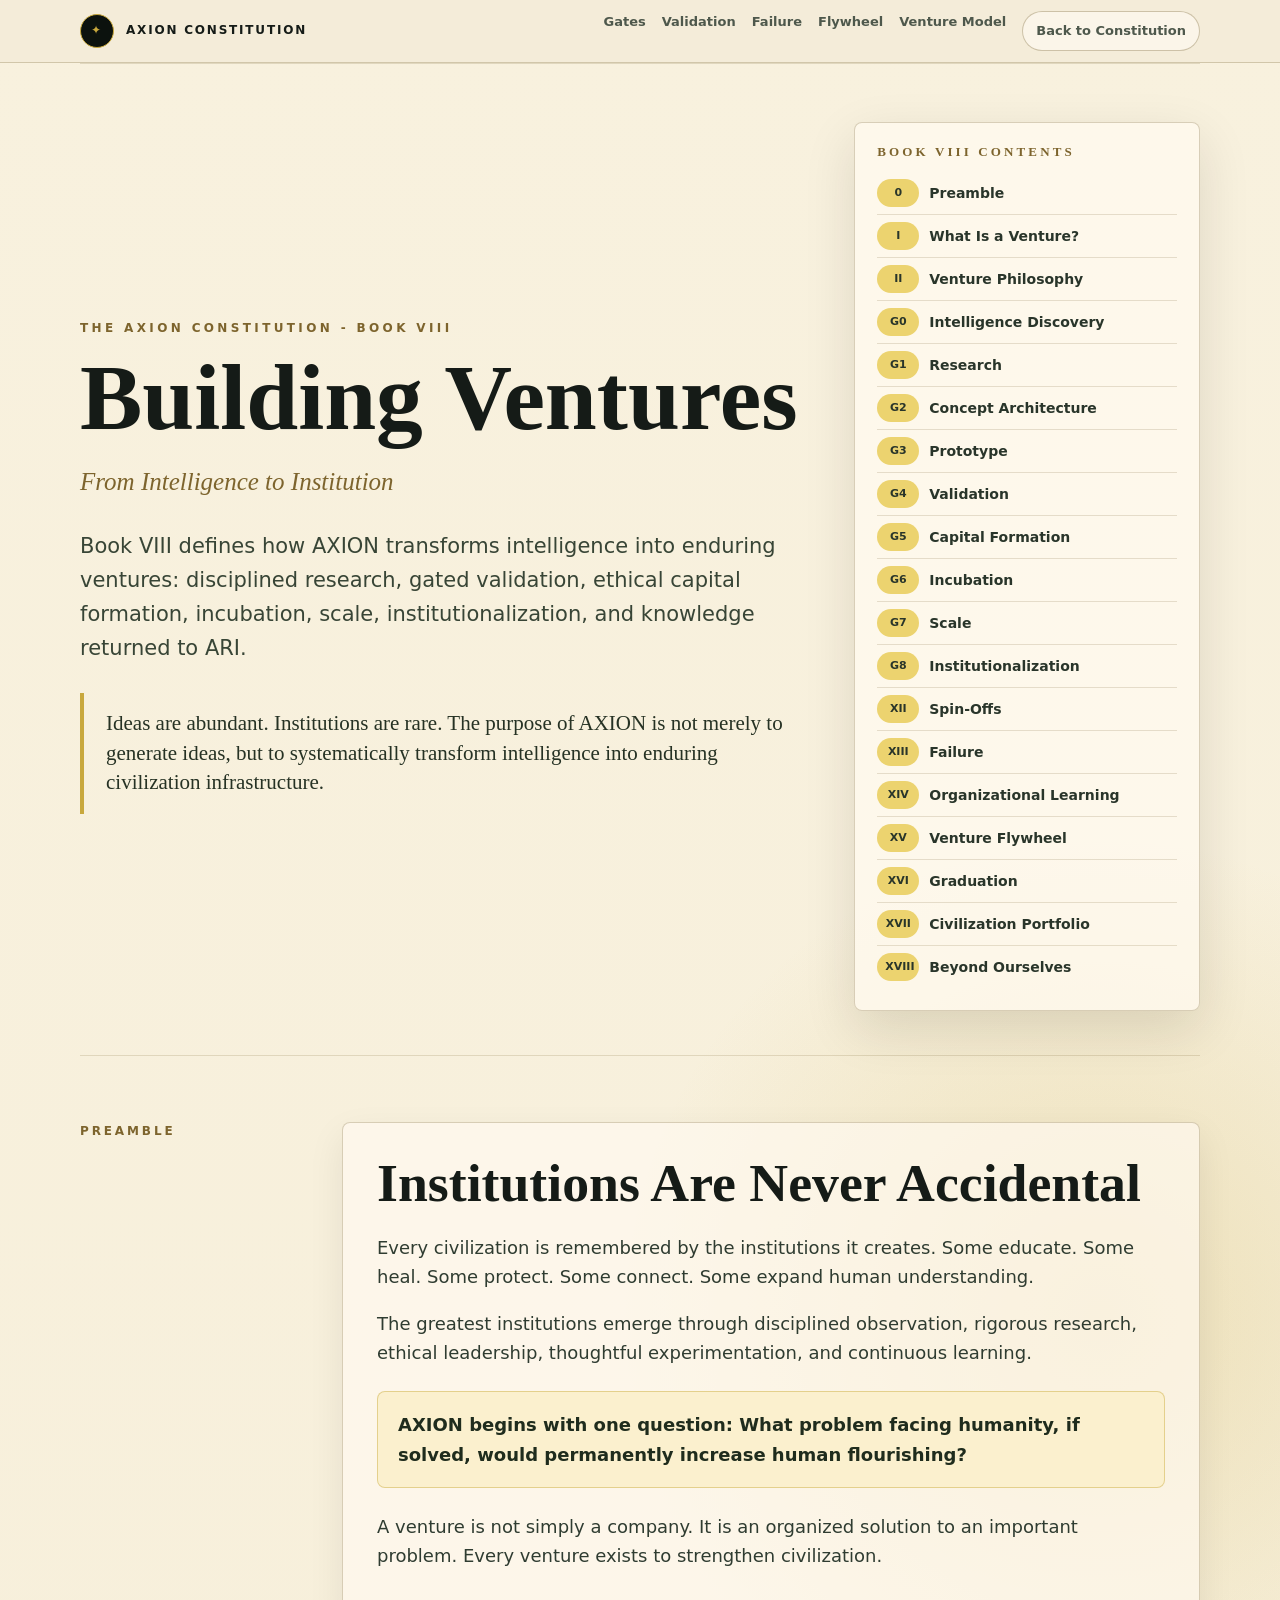
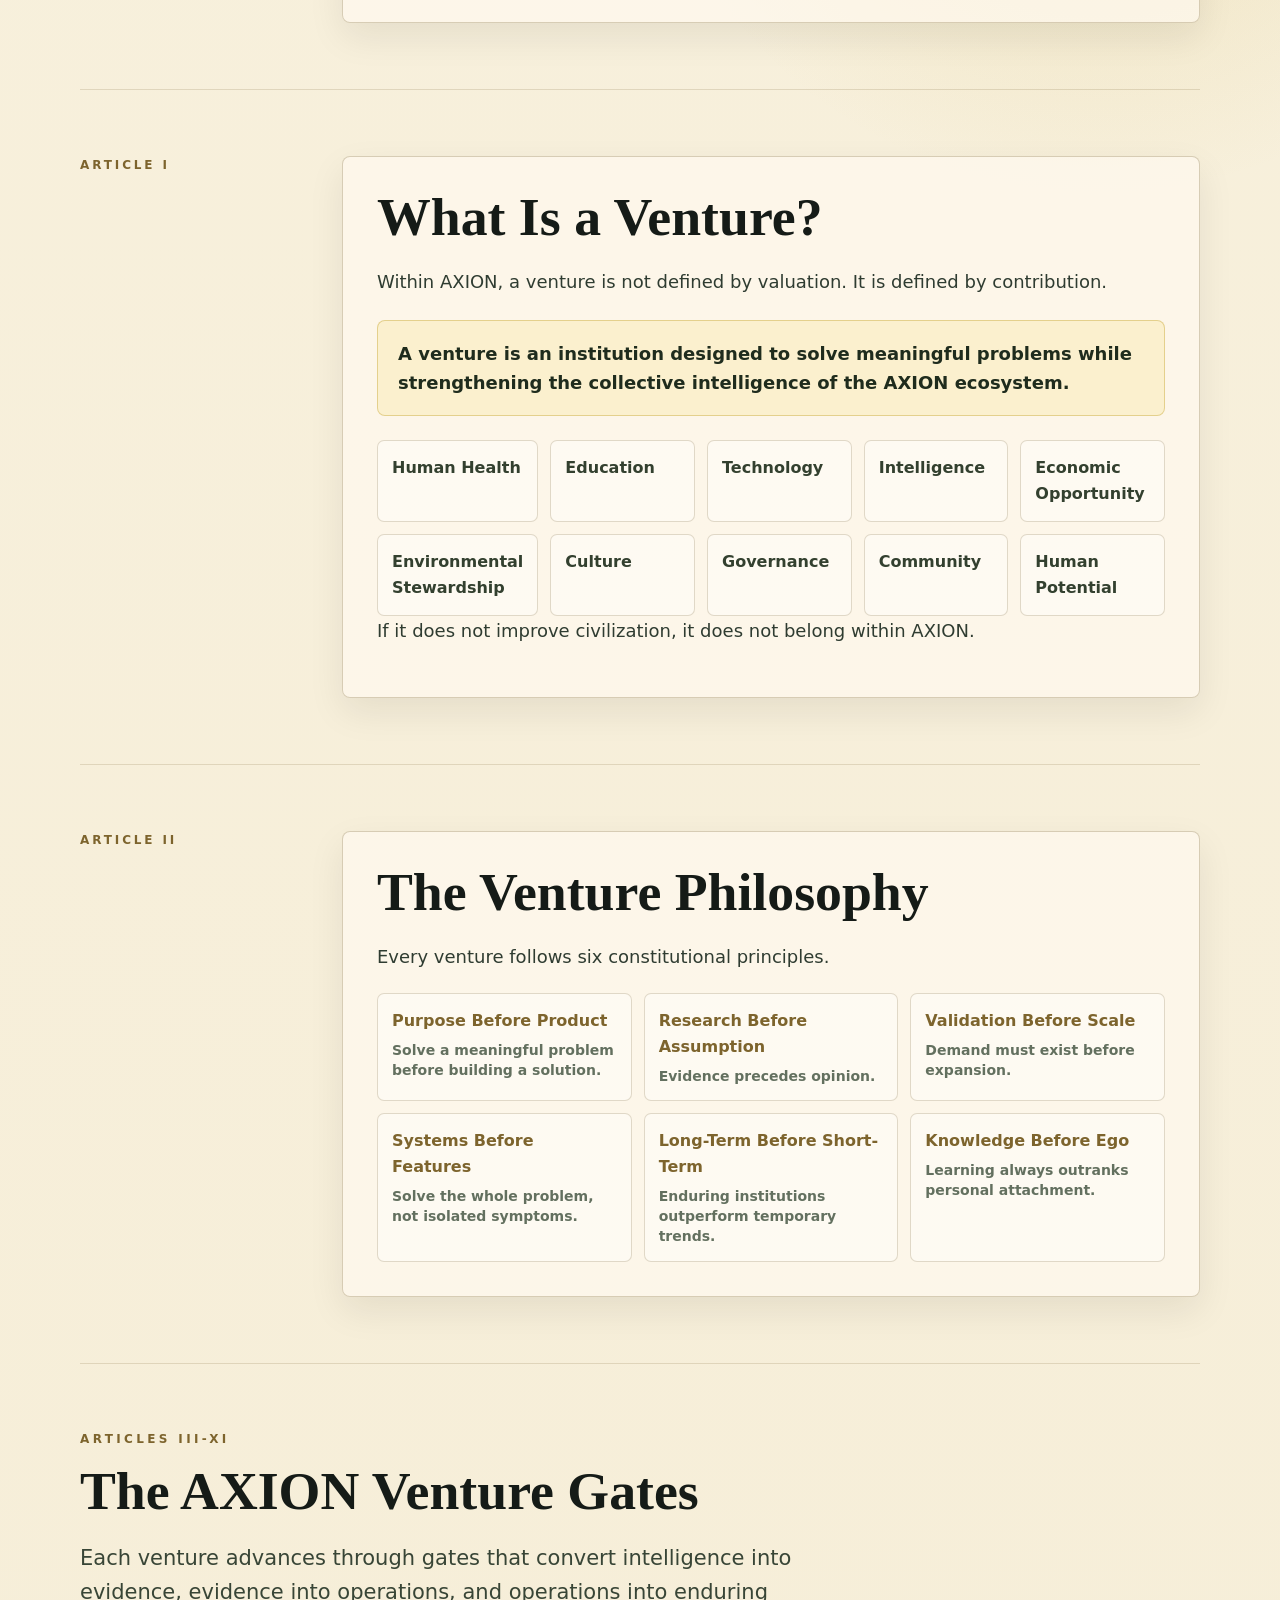
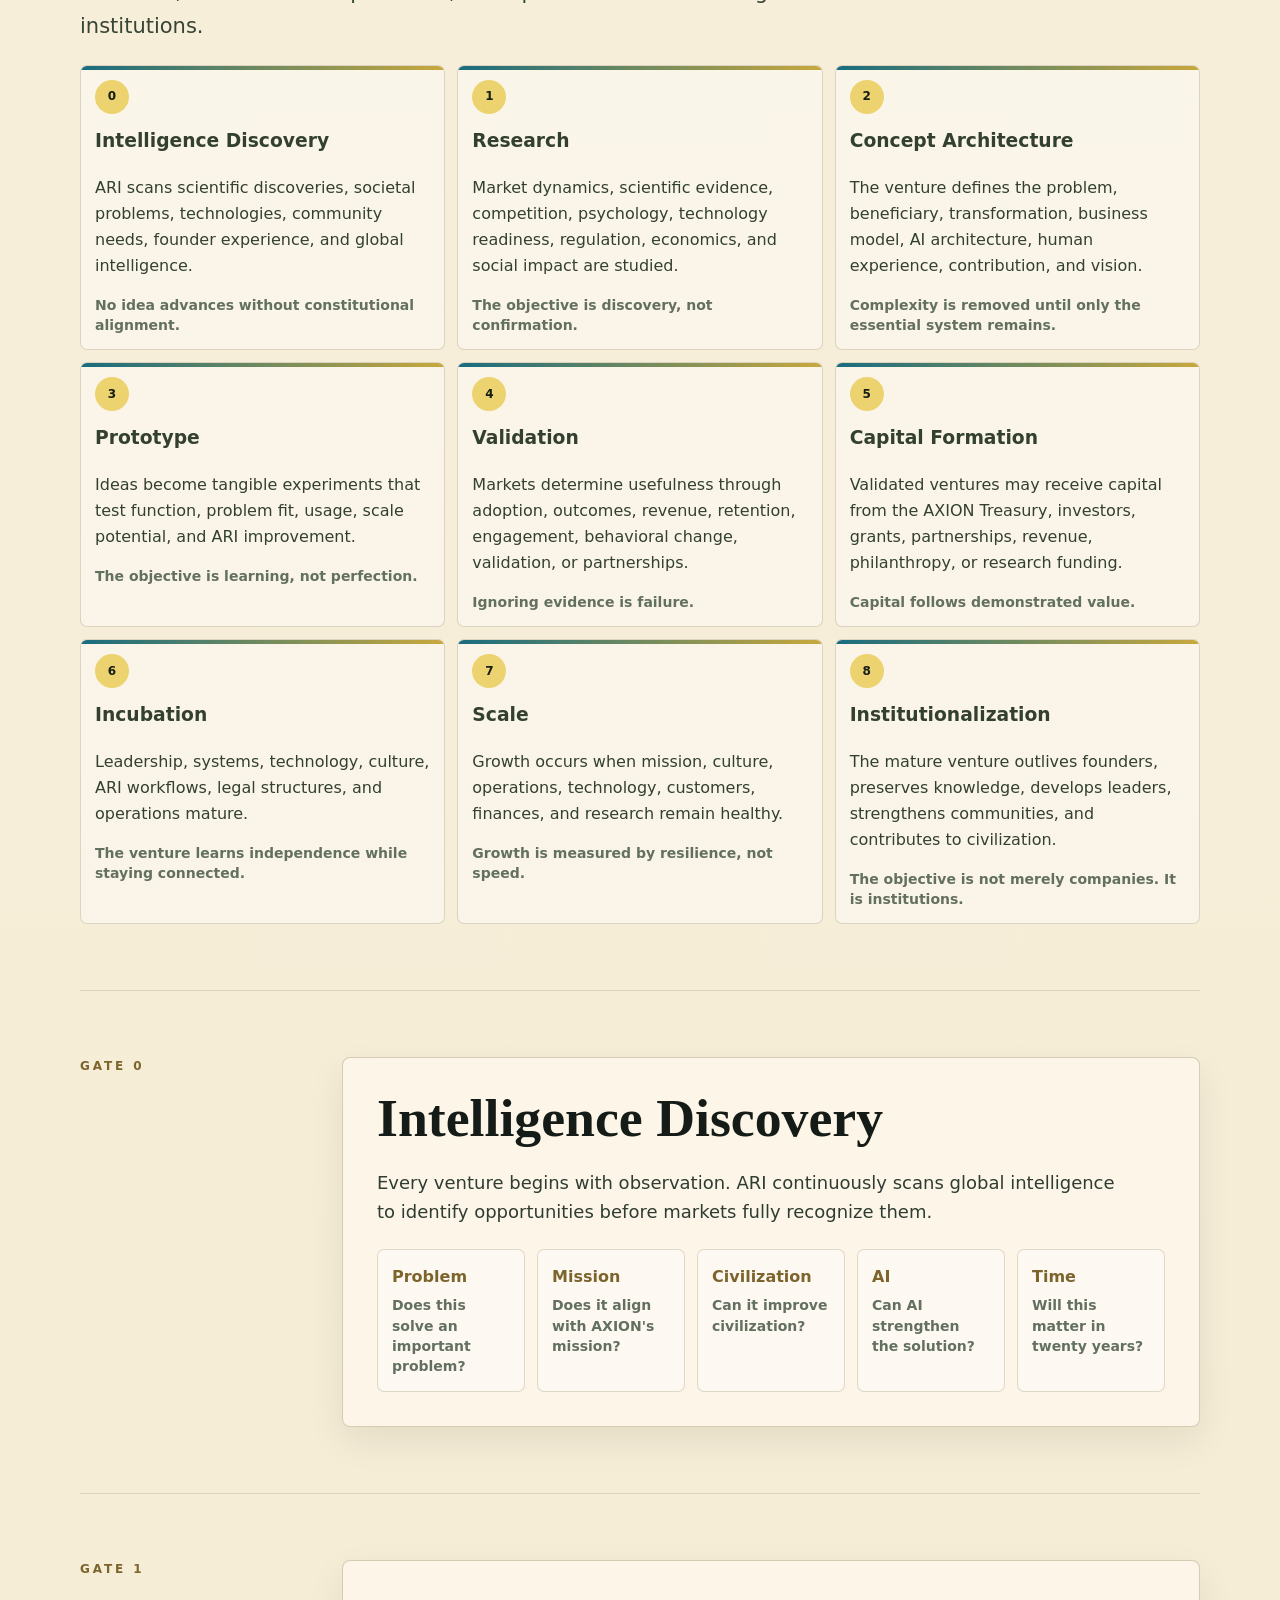
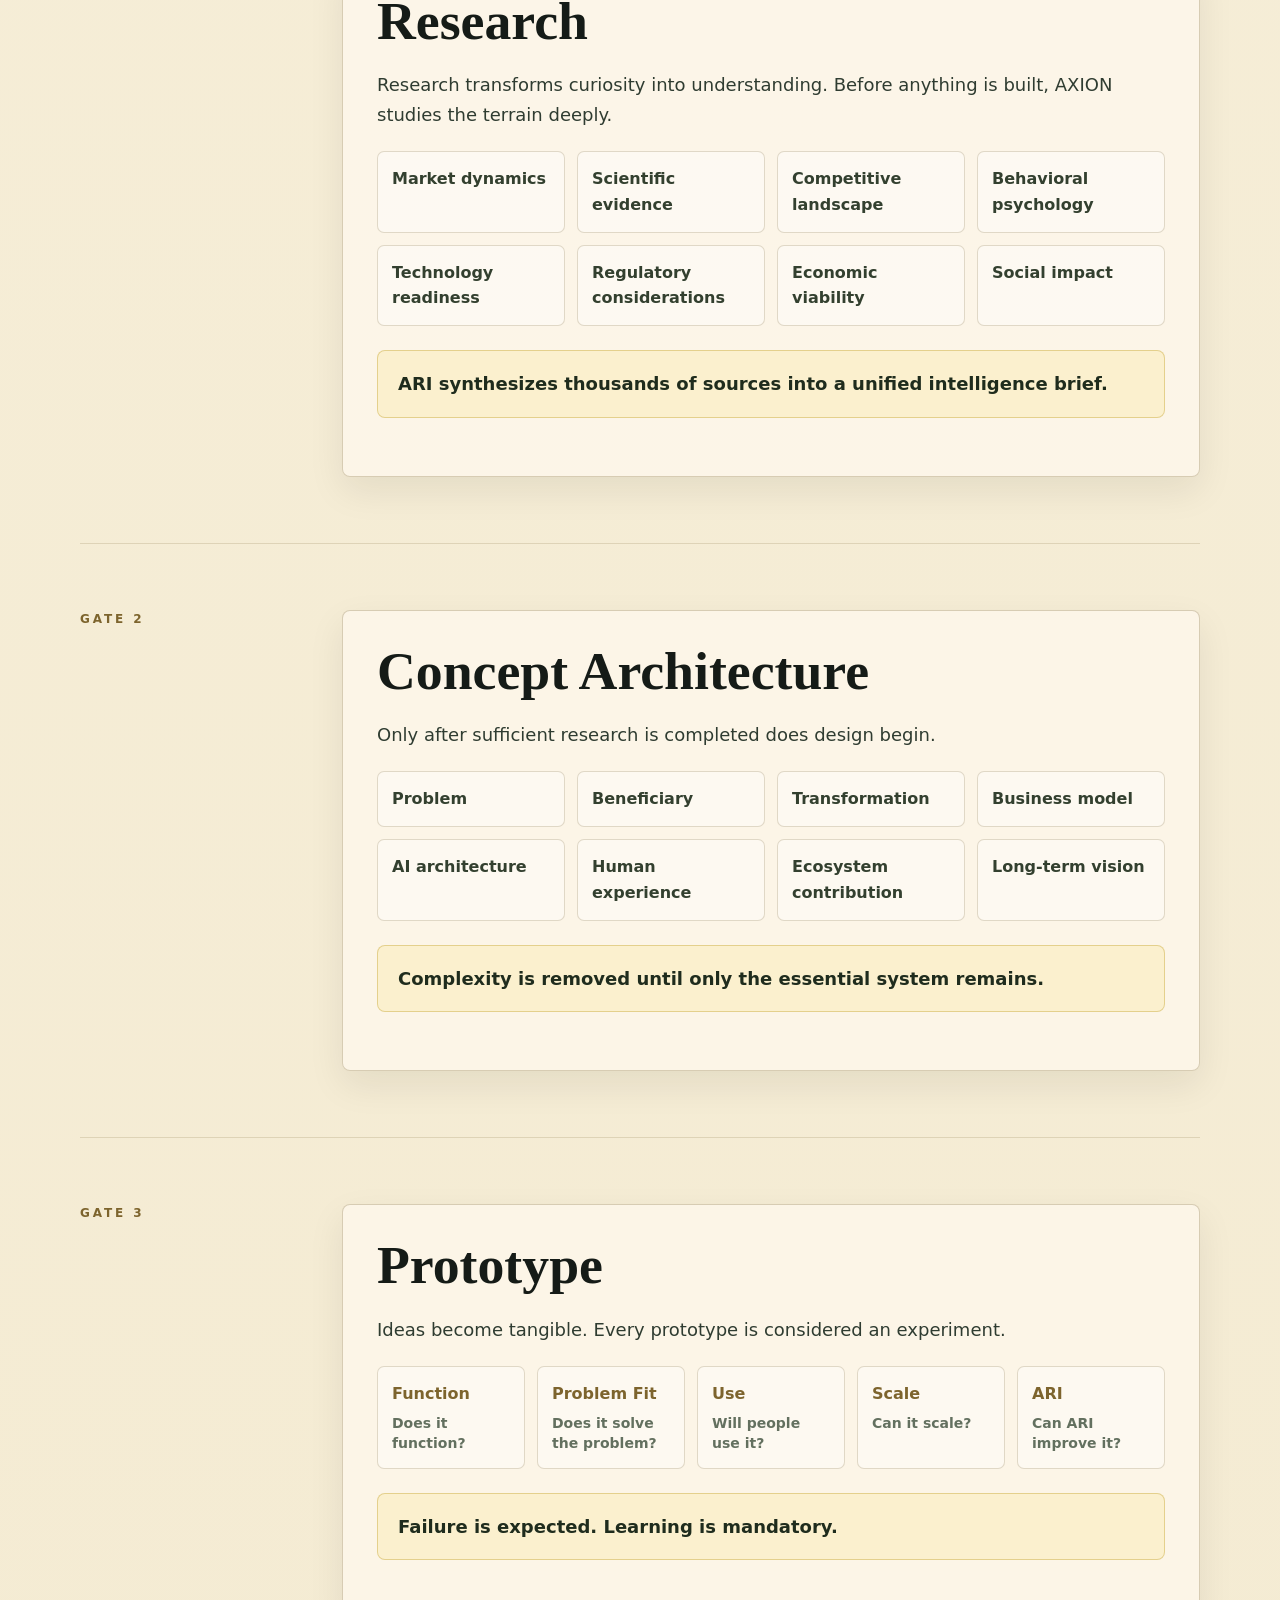
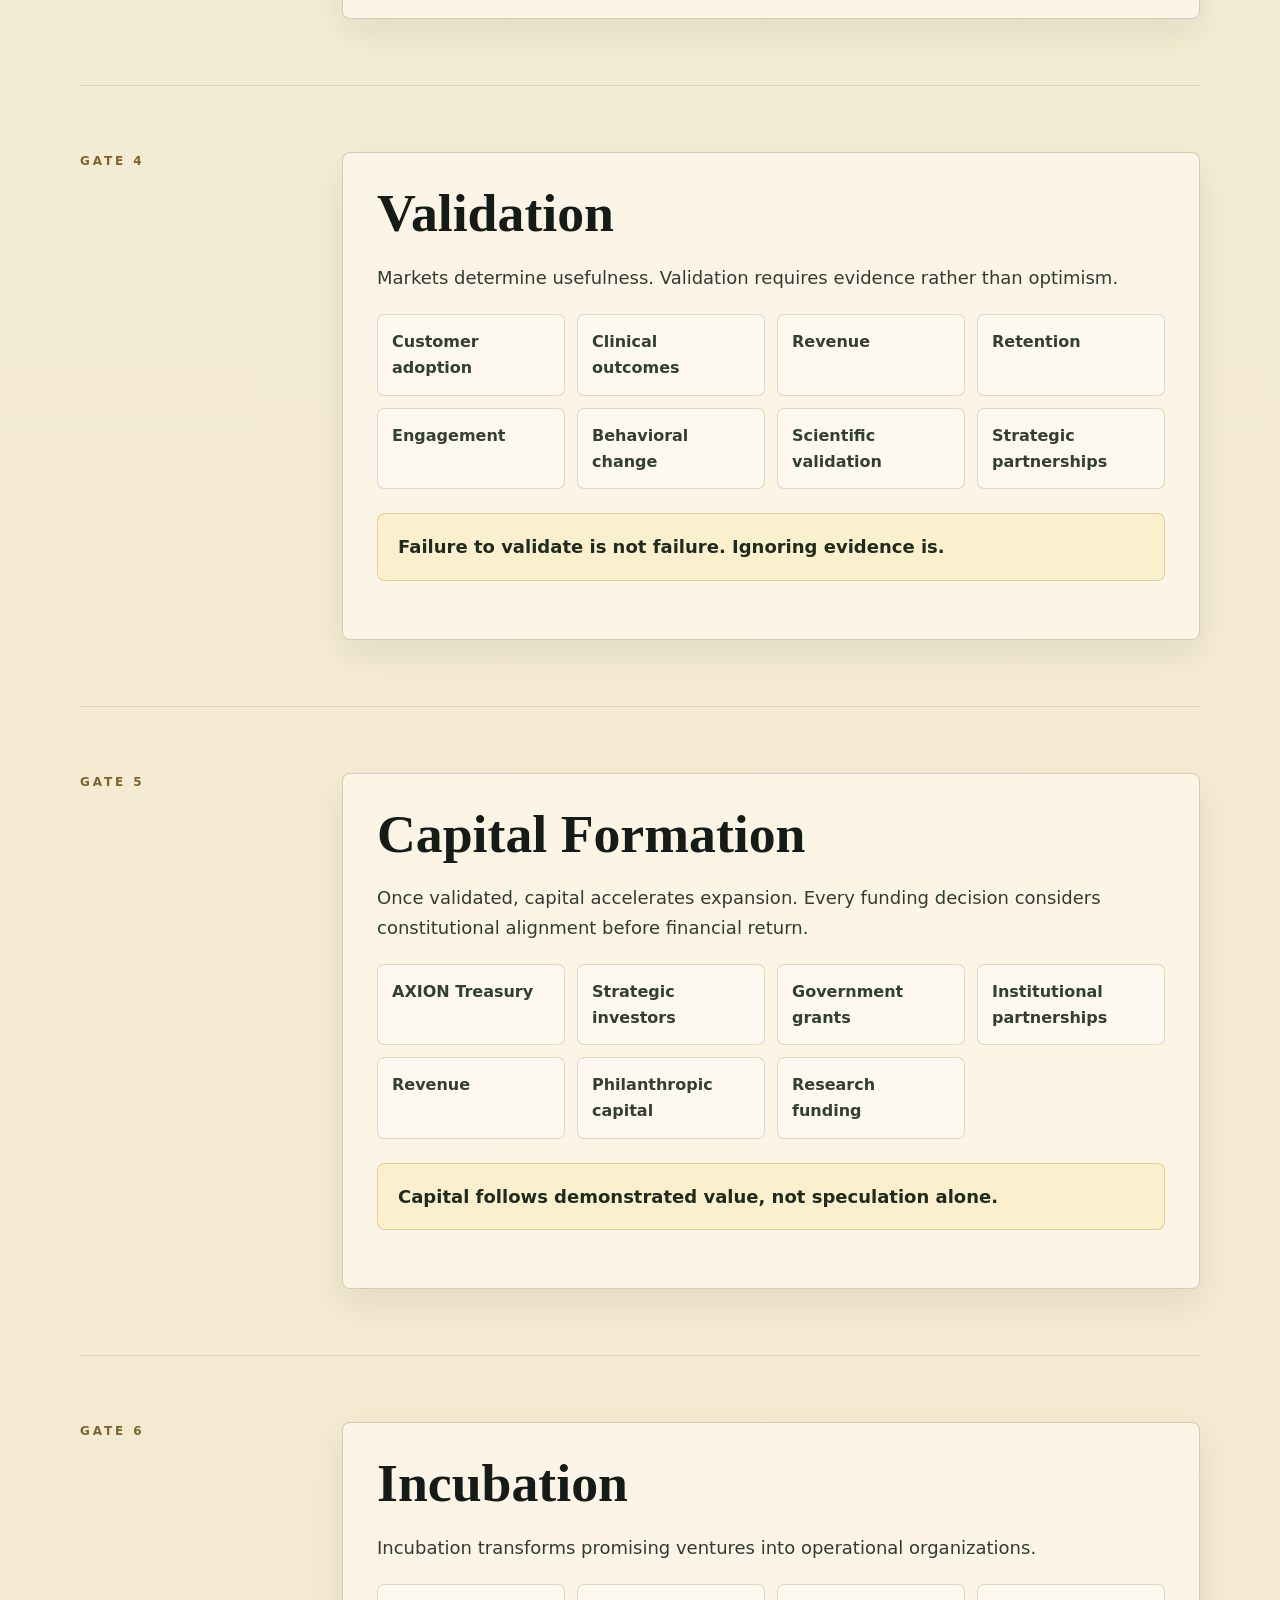
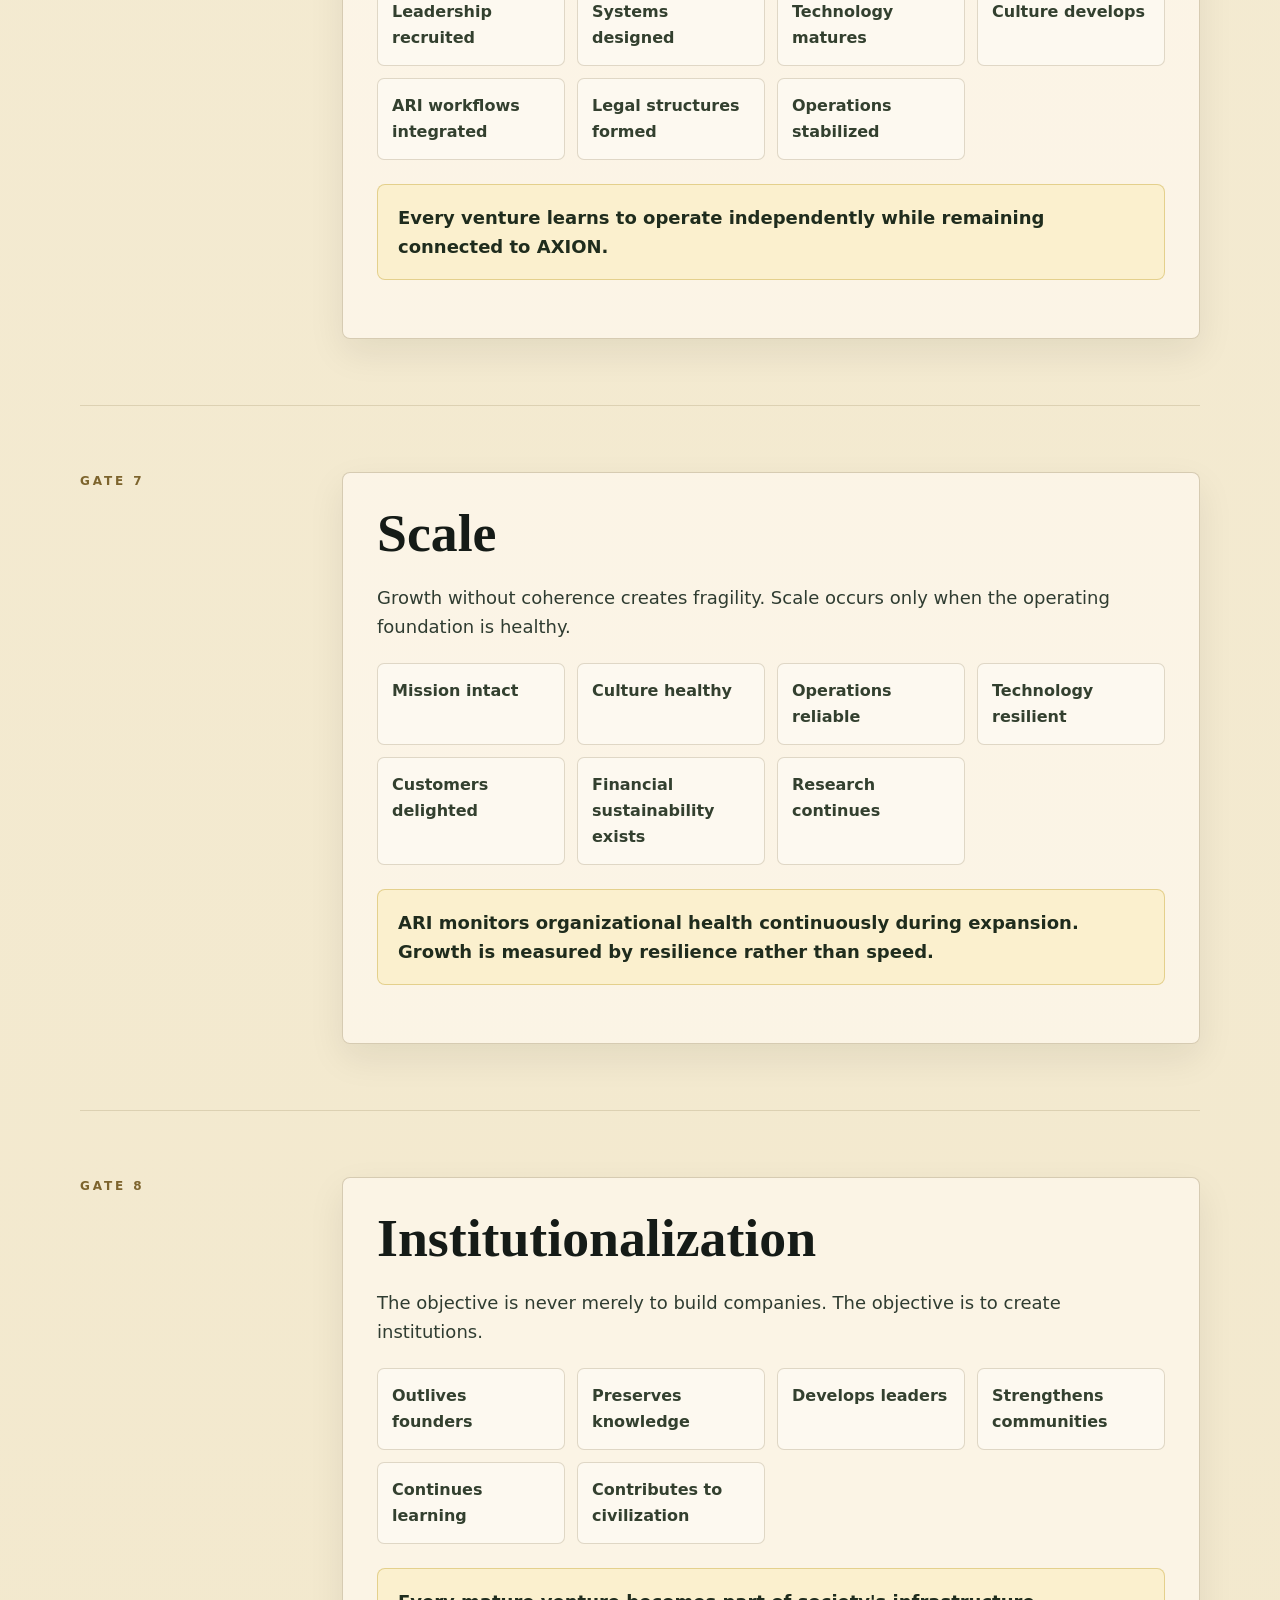
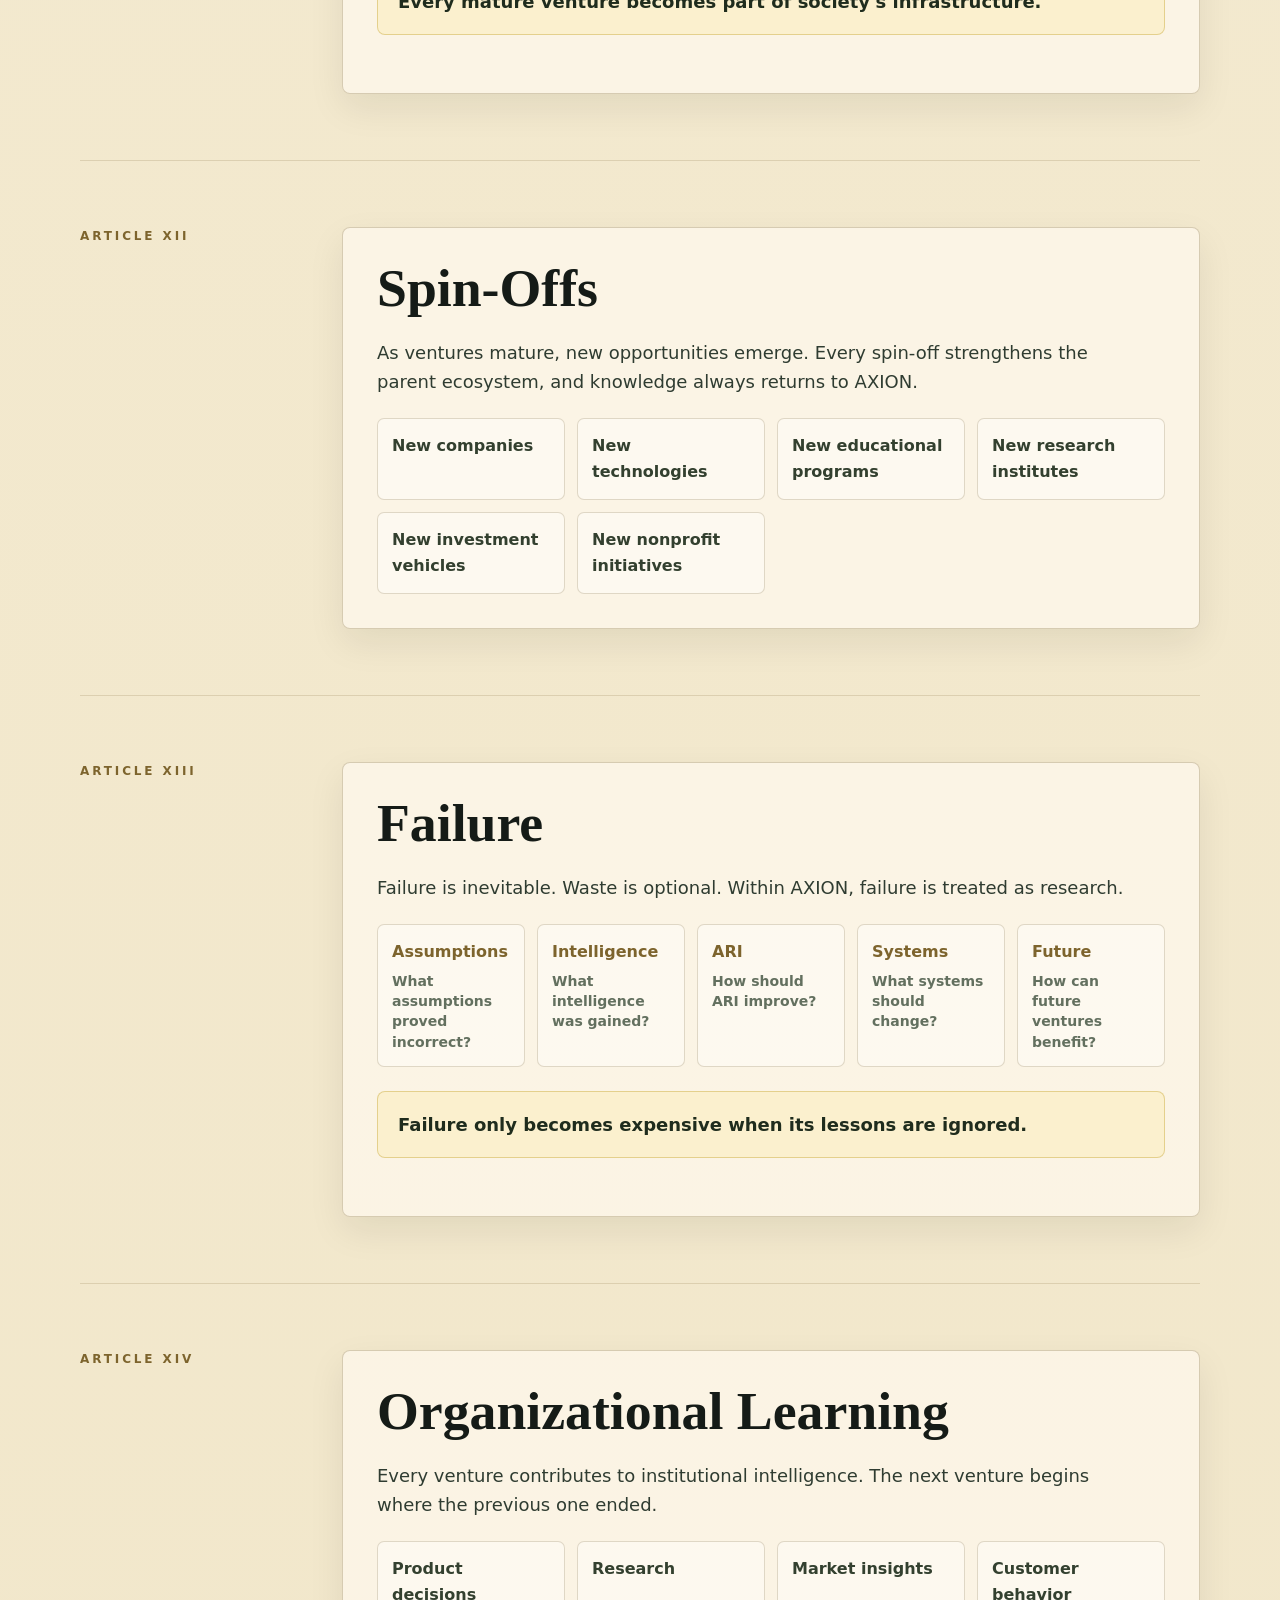
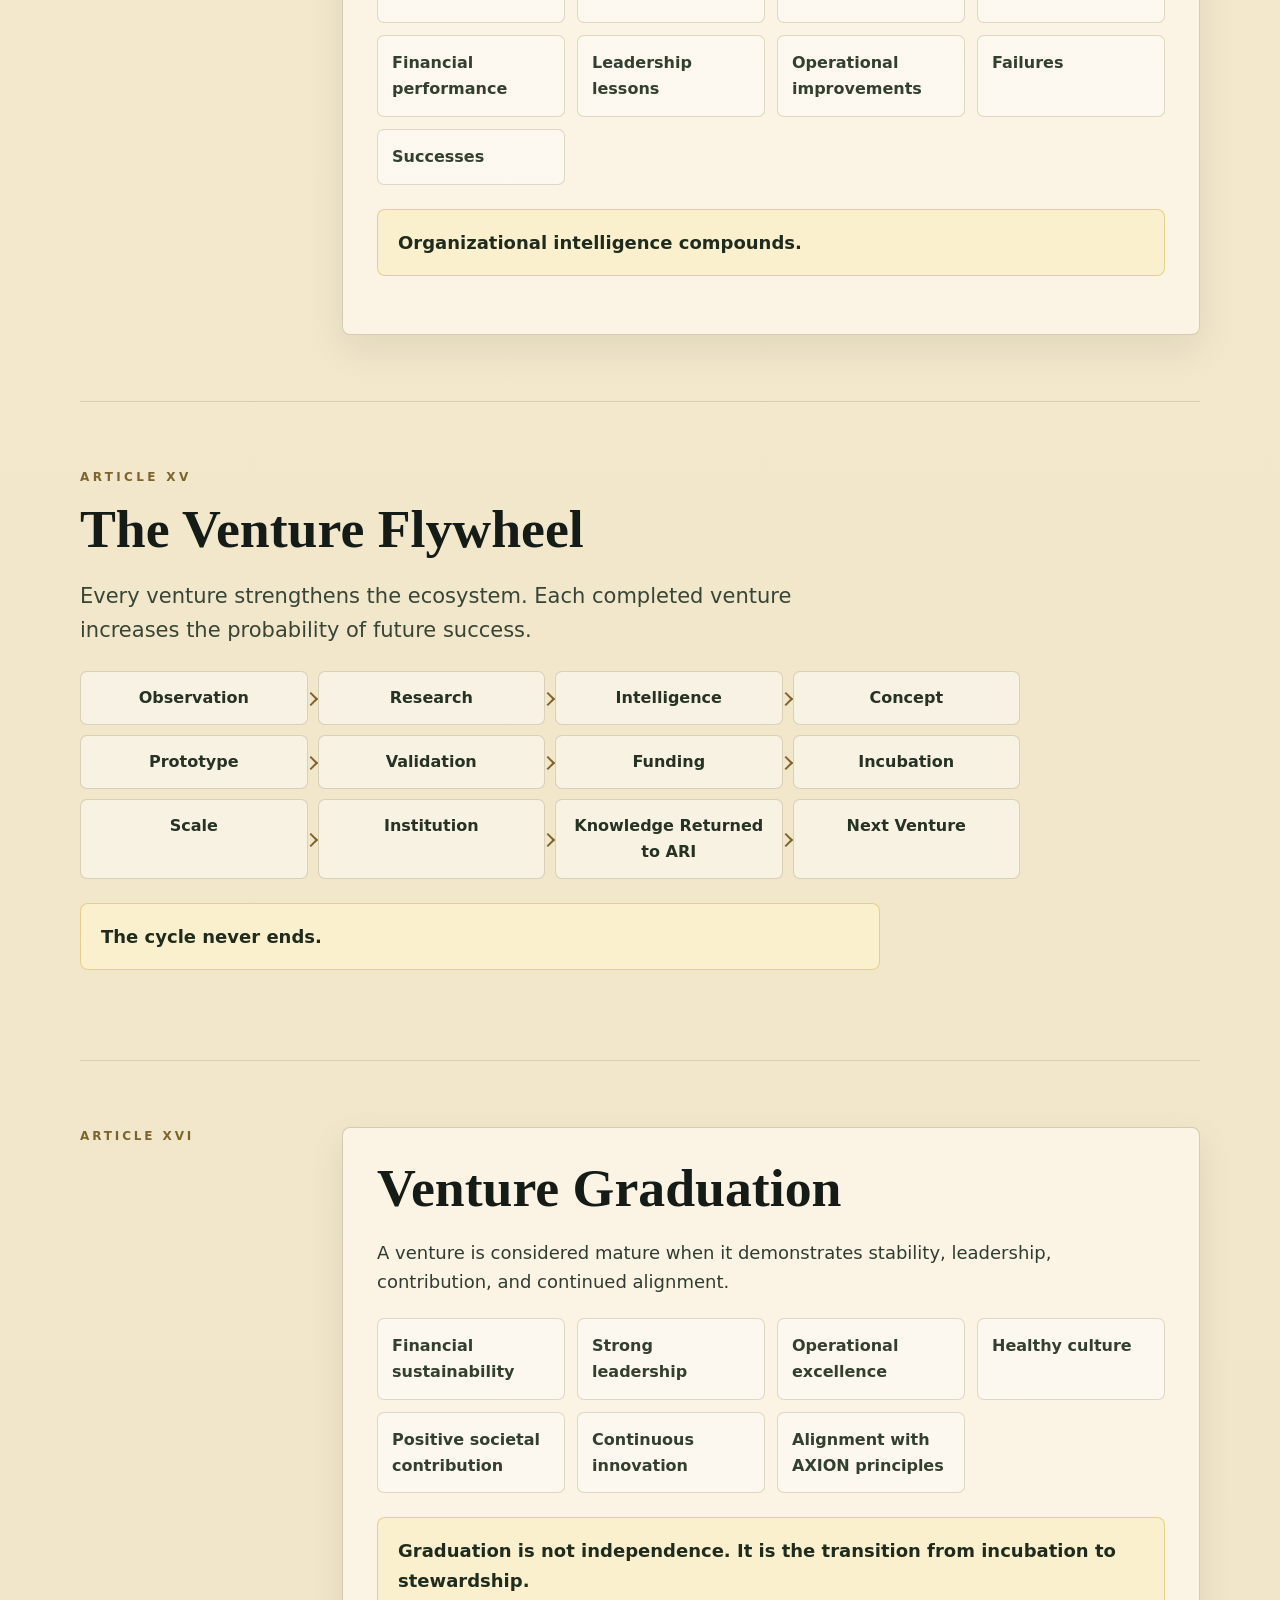
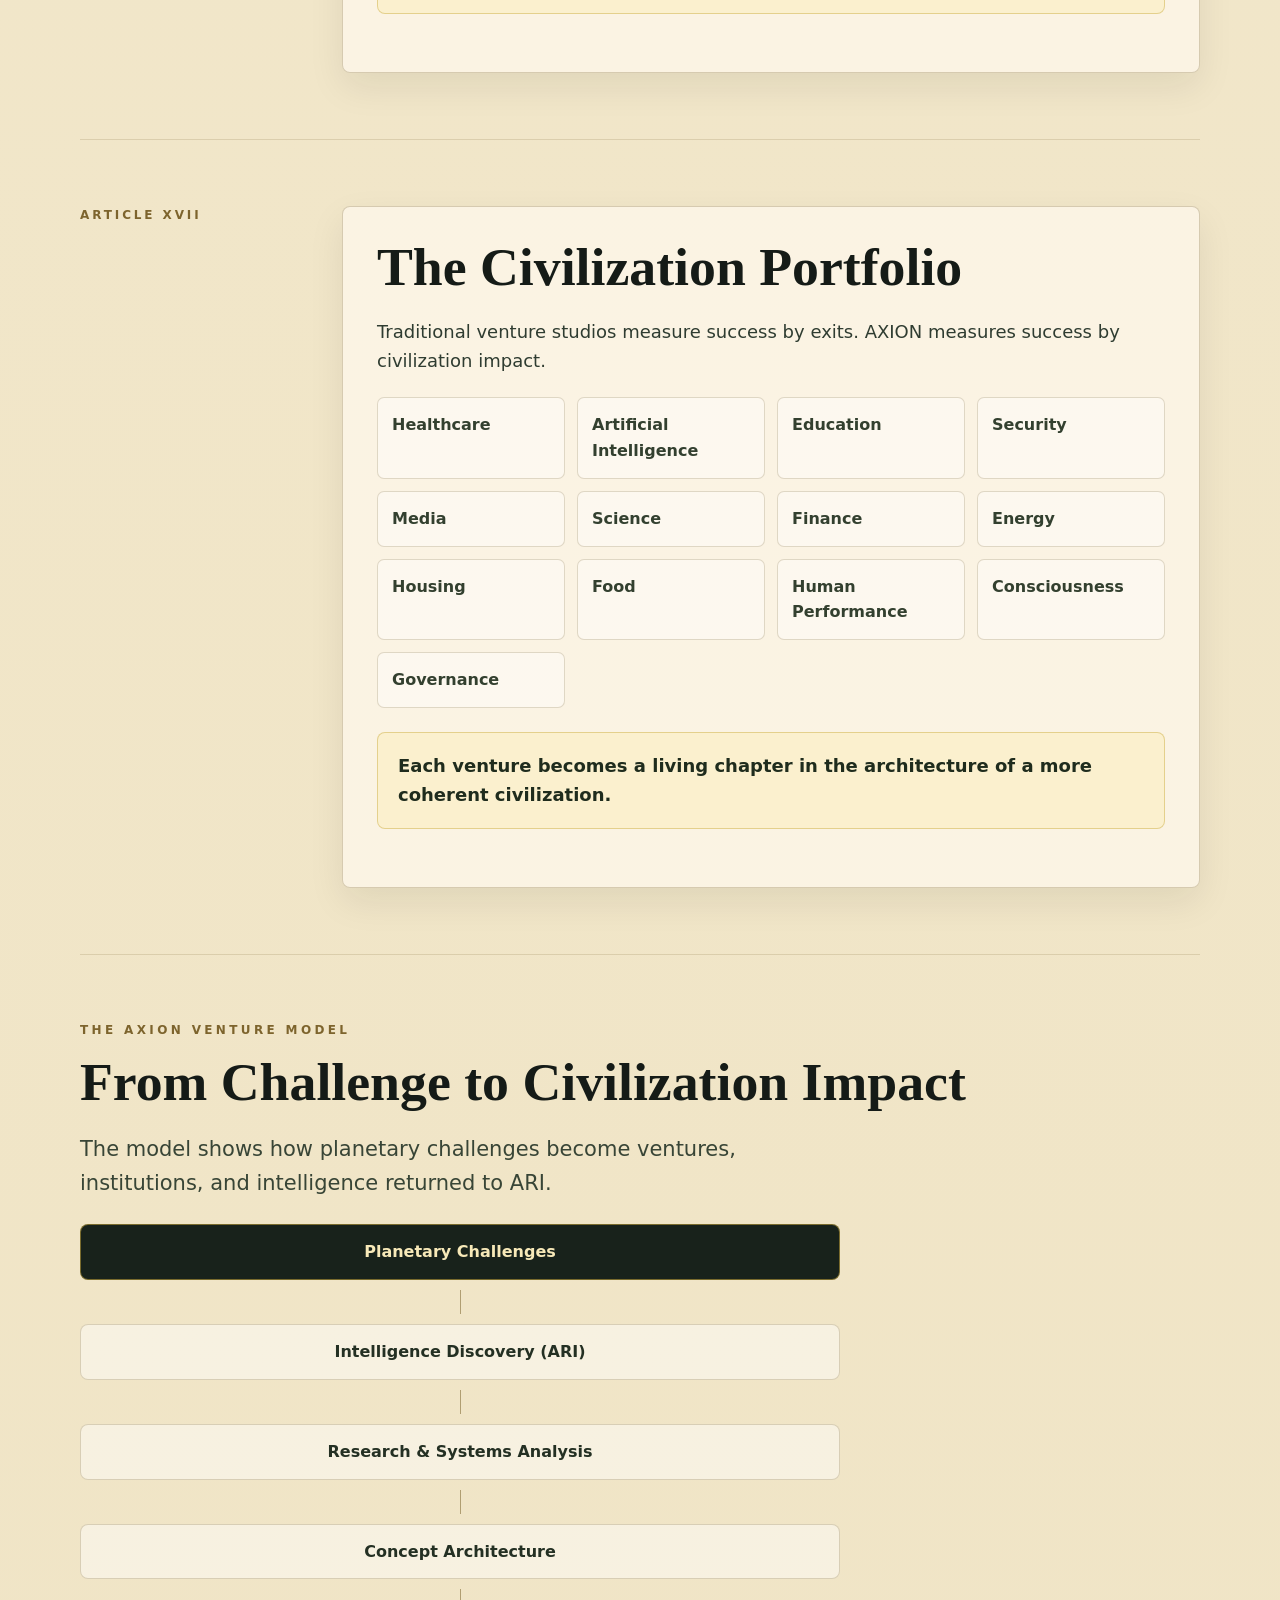
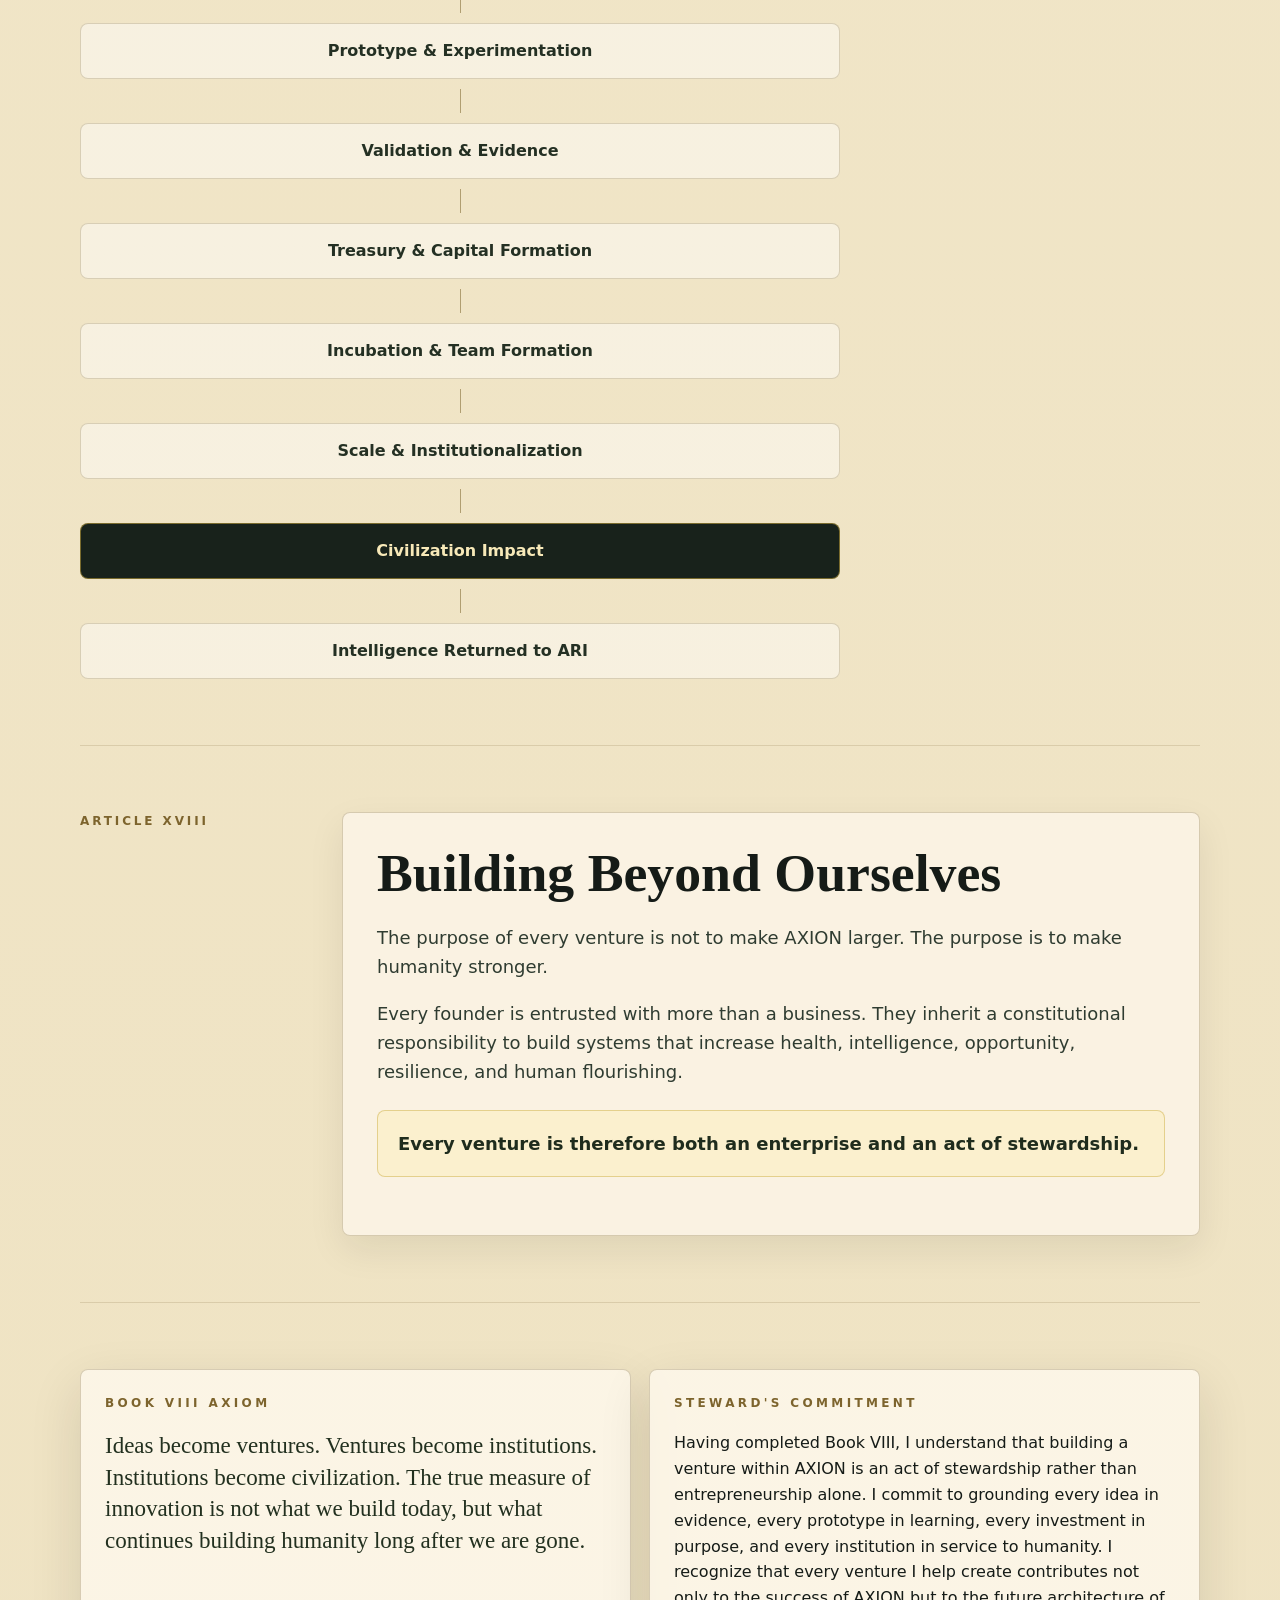
<file: AXION Constitution/book-viii-building-ventures.html>
<!doctype html>
<html lang="en">
<head>
  <meta charset="utf-8" />
  <meta name="viewport" content="width=device-width, initial-scale=1" />
  <title>AXION Constitution - Book VIII: Building Ventures</title>
  <style>
    :root {
      --ink: #151b17;
      --muted: #63705f;
      --cream: #f4ecd8;
      --paper: #fffaf0;
      --line: rgba(118, 97, 47, .28);
      --gold: #c8a83d;
      --earth: #7d642d;
      --deep: #0c120e;
      --forest: #203a29;
      --teal: #186c80;
      --shadow: 0 18px 52px rgba(31, 24, 7, .12);
    }

    * { box-sizing: border-box; }
    html { scroll-behavior: smooth; }
    body {
      margin: 0;
      color: var(--ink);
      background:
        radial-gradient(circle at 16% -4%, rgba(24, 108, 128, .18), transparent 28rem),
        radial-gradient(circle at 86% 8%, rgba(200, 168, 61, .22), transparent 30rem),
        linear-gradient(180deg, #f8f1de 0%, #efe3c3 100%);
      font-family: ui-sans-serif, system-ui, -apple-system, BlinkMacSystemFont, "Segoe UI", sans-serif;
      line-height: 1.62;
    }
    a { color: inherit; }
    .page { width: min(1120px, calc(100vw - 42px)); margin: 0 auto; }

    .topbar {
      position: sticky;
      top: 0;
      z-index: 20;
      background: rgba(244, 236, 216, .92);
      backdrop-filter: blur(14px);
      border-bottom: 1px solid var(--line);
    }
    .topbar .page {
      min-height: 62px;
      display: flex;
      align-items: center;
      justify-content: space-between;
      gap: 24px;
    }
    .brand {
      text-decoration: none;
      font-weight: 900;
      letter-spacing: .15em;
      font-size: 12px;
      text-transform: uppercase;
      display: flex;
      align-items: center;
      gap: 12px;
    }
    .sigil {
      width: 34px;
      height: 34px;
      border-radius: 50%;
      display: grid;
      place-items: center;
      background: var(--deep);
      color: var(--gold);
      border: 1px solid var(--gold);
    }
    .nav {
      display: flex;
      gap: 16px;
      color: #4e584c;
      font-size: 13px;
      font-weight: 800;
    }
    .nav a { text-decoration: none; white-space: nowrap; }
    .nav .back {
      border: 1px solid rgba(118, 97, 47, .35);
      border-radius: 999px;
      padding: 8px 13px;
      background: rgba(255,250,240,.68);
    }

    .hero {
      min-height: calc(100vh - 62px);
      display: grid;
      grid-template-columns: 1fr .48fr;
      gap: 54px;
      align-items: center;
      padding: 58px 0 44px;
    }
    .kicker {
      color: var(--earth);
      font-size: 12px;
      font-weight: 900;
      letter-spacing: .28em;
      text-transform: uppercase;
      margin: 0 0 16px;
    }
    h1, h2, h3, p { margin-top: 0; }
    h1 {
      font-family: ui-serif, Georgia, "Times New Roman", serif;
      font-size: clamp(48px, 7.3vw, 100px);
      line-height: .94;
      letter-spacing: 0;
      margin-bottom: 20px;
    }
    .subtitle {
      font-family: ui-serif, Georgia, "Times New Roman", serif;
      color: var(--earth);
      font-style: italic;
      font-size: 25px;
      margin-bottom: 26px;
    }
    .hero-copy {
      max-width: 760px;
      color: #384536;
      font-size: 21px;
    }
    .quote {
      border-left: 4px solid var(--gold);
      padding: 16px 0 16px 22px;
      margin: 28px 0 0;
      font-family: ui-serif, Georgia, "Times New Roman", serif;
      font-size: 21px;
      line-height: 1.42;
      color: #263224;
    }
    .toc {
      background: rgba(255, 250, 240, .76);
      border: 1px solid var(--line);
      border-radius: 8px;
      box-shadow: var(--shadow);
      padding: 22px;
    }
    .toc h2 {
      font-size: 13px;
      letter-spacing: .24em;
      color: var(--earth);
      text-transform: uppercase;
      margin: 0 0 14px;
    }
    .toc a {
      display: grid;
      grid-template-columns: 42px 1fr;
      gap: 10px;
      align-items: center;
      text-decoration: none;
      padding: 7px 0;
      border-top: 1px solid rgba(118,97,47,.18);
      color: #29352a;
      font-weight: 800;
      font-size: 14px;
    }
    .toc a:first-of-type { border-top: 0; }
    .toc span {
      min-width: 30px;
      height: 28px;
      border-radius: 999px;
      display: grid;
      place-items: center;
      background: #ecd36f;
      font-size: 11px;
      font-weight: 900;
      padding: 0 8px;
    }

    section { padding: 66px 0; border-top: 1px solid rgba(118,97,47,.18); }
    .reader {
      display: grid;
      grid-template-columns: 220px minmax(0, 1fr);
      gap: 42px;
      align-items: start;
    }
    .article-label {
      position: sticky;
      top: 86px;
      color: var(--earth);
      font-size: 12px;
      letter-spacing: .24em;
      text-transform: uppercase;
      font-weight: 900;
    }
    .article {
      background: rgba(255, 250, 240, .67);
      border: 1px solid var(--line);
      border-radius: 8px;
      padding: 34px;
      box-shadow: 0 14px 36px rgba(31,24,7,.08);
    }
    h2 {
      font-family: ui-serif, Georgia, "Times New Roman", serif;
      font-size: clamp(32px, 4.2vw, 56px);
      line-height: 1;
      letter-spacing: 0;
      margin-bottom: 22px;
    }
    .article p {
      max-width: 760px;
      font-size: 18px;
      color: #2f3c31;
      margin-bottom: 18px;
    }
    .statement {
      max-width: 800px;
      border-radius: 8px;
      border: 1px solid rgba(200,168,61,.45);
      background: #fbf0ce;
      padding: 18px 20px;
      color: #1f2c1d;
      font-weight: 800;
      font-size: 18px;
      margin: 24px 0;
    }
    .short-lines {
      display: grid;
      gap: 7px;
      margin: 22px 0;
      max-width: 720px;
    }
    .short-lines div {
      border-left: 3px solid rgba(200,168,61,.65);
      padding: 7px 0 7px 14px;
      color: #2f3c31;
      font-size: 18px;
      background: rgba(255,255,255,.32);
    }
    .grid, .principle-grid, .question-grid, .gate-grid, .evidence-grid, .funding-grid, .incubation-grid, .scale-grid, .institution-grid, .spin-grid, .learning-grid, .graduation-grid, .portfolio-grid {
      display: grid;
      gap: 12px;
      margin-top: 22px;
    }
    .grid { grid-template-columns: repeat(5, 1fr); }
    .principle-grid { grid-template-columns: repeat(3, 1fr); }
    .question-grid { grid-template-columns: repeat(5, 1fr); }
    .gate-grid { grid-template-columns: repeat(3, 1fr); }
    .evidence-grid { grid-template-columns: repeat(4, 1fr); }
    .funding-grid { grid-template-columns: repeat(4, 1fr); }
    .incubation-grid, .scale-grid, .institution-grid, .spin-grid, .learning-grid, .graduation-grid { grid-template-columns: repeat(4, 1fr); }
    .portfolio-grid { grid-template-columns: repeat(4, 1fr); }
    .chip, .card, .principle-card, .gate-card {
      border-radius: 7px;
      border: 1px solid rgba(118,97,47,.22);
      background: rgba(255,255,255,.42);
      padding: 14px;
      color: #33402f;
    }
    .chip { font-weight: 800; }
    .card b, .principle-card b, .gate-card b {
      display: block;
      color: var(--earth);
      margin-bottom: 6px;
    }
    .card span, .principle-card span, .gate-card span {
      display: block;
      color: var(--muted);
      font-size: 14px;
      font-weight: 650;
      line-height: 1.45;
    }
    .gate-card {
      min-height: 190px;
      position: relative;
      overflow: hidden;
    }
    .gate-card::before {
      content: "";
      position: absolute;
      left: 0;
      top: 0;
      width: 100%;
      height: 4px;
      background: linear-gradient(90deg, var(--teal), var(--gold));
    }
    .gate-number {
      width: 34px;
      height: 34px;
      border-radius: 50%;
      display: grid;
      place-items: center;
      background: #ecd36f;
      color: #161d12;
      font-size: 12px;
      font-weight: 900;
      margin-bottom: 12px;
    }
    .flow {
      display: grid;
      grid-template-columns: repeat(4, 1fr);
      gap: 10px;
      margin: 24px 0;
      max-width: 940px;
    }
    .flow-step {
      position: relative;
      border-radius: 7px;
      border: 1px solid rgba(118,97,47,.24);
      background: rgba(255,255,255,.48);
      padding: 13px;
      font-weight: 900;
      text-align: center;
      color: #253224;
    }
    .flow-step::after {
      content: "";
      position: absolute;
      width: 8px;
      height: 8px;
      border-top: 2px solid var(--earth);
      border-right: 2px solid var(--earth);
      transform: rotate(45deg);
      top: 50%;
      right: -9px;
      margin-top: -4px;
    }
    .flow-step:nth-child(4n)::after,
    .flow-step:last-child::after { display: none; }
    .venture-model {
      display: grid;
      gap: 10px;
      max-width: 760px;
      margin-top: 24px;
    }
    .model-row {
      border-radius: 8px;
      border: 1px solid rgba(118,97,47,.24);
      background: rgba(255,255,255,.46);
      padding: 14px 16px;
      font-weight: 900;
      text-align: center;
      color: #243023;
    }
    .model-row.primary {
      background: #18221b;
      color: #f7e9b8;
      border-color: rgba(200,168,61,.55);
    }
    .connector {
      height: 24px;
      width: 1px;
      margin: 0 auto;
      background: rgba(125,100,45,.55);
    }
    .ending {
      display: grid;
      grid-template-columns: 1fr 1fr;
      gap: 18px;
    }
    .ending-card {
      border-radius: 8px;
      padding: 24px;
      border: 1px solid var(--line);
      background: rgba(255,250,240,.76);
      box-shadow: var(--shadow);
    }
    .ending-card blockquote {
      margin: 0;
      font-family: ui-serif, Georgia, "Times New Roman", serif;
      font-size: 23px;
      line-height: 1.38;
      color: #22301f;
    }
    footer { padding: 34px 0 58px; color: var(--muted); font-size: 13px; }

    @media (max-width: 980px) {
      .nav { display: none; }
      .hero, .reader, .ending { grid-template-columns: 1fr; }
      .article-label { position: static; }
      .grid, .principle-grid, .question-grid, .gate-grid, .evidence-grid, .funding-grid, .incubation-grid, .scale-grid, .institution-grid, .spin-grid, .learning-grid, .graduation-grid, .portfolio-grid, .flow { grid-template-columns: 1fr; }
      .flow-step::after { display: none; }
      .article { padding: 24px; }
    }
    @media print {
      body { background: #fffaf0; }
      .topbar { display: none; }
      .page { width: auto; margin: 0 34px; }
      .hero { min-height: auto; grid-template-columns: 1fr; padding: 38px 0; }
      section { padding: 34px 0; }
      .article, .toc, .ending-card { box-shadow: none; }
      .reader { grid-template-columns: 140px 1fr; gap: 24px; }
      .grid, .principle-grid, .question-grid, .gate-grid, .evidence-grid, .funding-grid, .incubation-grid, .scale-grid, .institution-grid, .spin-grid, .learning-grid, .graduation-grid, .portfolio-grid, .flow { grid-template-columns: repeat(2, 1fr); }
      @page { size: letter; margin: .46in; }
    }
  </style>
</head>
<body>
  <header class="topbar">
    <div class="page">
      <a class="brand" href="index.html">
        <span class="sigil">✦</span>
        AXION Constitution
      </a>
      <nav class="nav" aria-label="Book VIII navigation">
        <a href="#gates">Gates</a>
        <a href="#validation">Validation</a>
        <a href="#failure">Failure</a>
        <a href="#flywheel">Flywheel</a>
        <a href="#model">Venture Model</a>
        <a class="back" href="index.html">Back to Constitution</a>
      </nav>
    </div>
  </header>

  <main class="page">
    <section class="hero">
      <div>
        <p class="kicker">The AXION Constitution - Book VIII</p>
        <h1>Building Ventures</h1>
        <p class="subtitle">From Intelligence to Institution</p>
        <p class="hero-copy">Book VIII defines how AXION transforms intelligence into enduring ventures: disciplined research, gated validation, ethical capital formation, incubation, scale, institutionalization, and knowledge returned to ARI.</p>
        <blockquote class="quote">Ideas are abundant. Institutions are rare. The purpose of AXION is not merely to generate ideas, but to systematically transform intelligence into enduring civilization infrastructure.</blockquote>
      </div>
      <aside class="toc">
        <h2>Book VIII Contents</h2>
        <a href="#preamble"><span>0</span>Preamble</a>
        <a href="#venture"><span>I</span>What Is a Venture?</a>
        <a href="#philosophy"><span>II</span>Venture Philosophy</a>
        <a href="#discovery"><span>G0</span>Intelligence Discovery</a>
        <a href="#research"><span>G1</span>Research</a>
        <a href="#concept"><span>G2</span>Concept Architecture</a>
        <a href="#prototype"><span>G3</span>Prototype</a>
        <a href="#validation"><span>G4</span>Validation</a>
        <a href="#capital"><span>G5</span>Capital Formation</a>
        <a href="#incubation"><span>G6</span>Incubation</a>
        <a href="#scale"><span>G7</span>Scale</a>
        <a href="#institution"><span>G8</span>Institutionalization</a>
        <a href="#spin-offs"><span>XII</span>Spin-Offs</a>
        <a href="#failure"><span>XIII</span>Failure</a>
        <a href="#learning"><span>XIV</span>Organizational Learning</a>
        <a href="#flywheel"><span>XV</span>Venture Flywheel</a>
        <a href="#graduation"><span>XVI</span>Graduation</a>
        <a href="#portfolio"><span>XVII</span>Civilization Portfolio</a>
        <a href="#beyond"><span>XVIII</span>Beyond Ourselves</a>
      </aside>
    </section>

    <section id="preamble" class="reader">
      <div class="article-label">Preamble</div>
      <article class="article">
        <h2>Institutions Are Never Accidental</h2>
        <p>Every civilization is remembered by the institutions it creates. Some educate. Some heal. Some protect. Some connect. Some expand human understanding.</p>
        <p>The greatest institutions emerge through disciplined observation, rigorous research, ethical leadership, thoughtful experimentation, and continuous learning.</p>
        <div class="statement">AXION begins with one question: What problem facing humanity, if solved, would permanently increase human flourishing?</div>
        <p>A venture is not simply a company. It is an organized solution to an important problem. Every venture exists to strengthen civilization.</p>
      </article>
    </section>

    <section id="venture" class="reader">
      <div class="article-label">Article I</div>
      <article class="article">
        <h2>What Is a Venture?</h2>
        <p>Within AXION, a venture is not defined by valuation. It is defined by contribution.</p>
        <div class="statement">A venture is an institution designed to solve meaningful problems while strengthening the collective intelligence of the AXION ecosystem.</div>
        <div class="grid">
          <div class="chip">Human Health</div>
          <div class="chip">Education</div>
          <div class="chip">Technology</div>
          <div class="chip">Intelligence</div>
          <div class="chip">Economic Opportunity</div>
          <div class="chip">Environmental Stewardship</div>
          <div class="chip">Culture</div>
          <div class="chip">Governance</div>
          <div class="chip">Community</div>
          <div class="chip">Human Potential</div>
        </div>
        <p>If it does not improve civilization, it does not belong within AXION.</p>
      </article>
    </section>

    <section id="philosophy" class="reader">
      <div class="article-label">Article II</div>
      <article class="article">
        <h2>The Venture Philosophy</h2>
        <p>Every venture follows six constitutional principles.</p>
        <div class="principle-grid">
          <div class="principle-card"><b>Purpose Before Product</b><span>Solve a meaningful problem before building a solution.</span></div>
          <div class="principle-card"><b>Research Before Assumption</b><span>Evidence precedes opinion.</span></div>
          <div class="principle-card"><b>Validation Before Scale</b><span>Demand must exist before expansion.</span></div>
          <div class="principle-card"><b>Systems Before Features</b><span>Solve the whole problem, not isolated symptoms.</span></div>
          <div class="principle-card"><b>Long-Term Before Short-Term</b><span>Enduring institutions outperform temporary trends.</span></div>
          <div class="principle-card"><b>Knowledge Before Ego</b><span>Learning always outranks personal attachment.</span></div>
        </div>
      </article>
    </section>

    <section id="gates">
      <p class="kicker">Articles III-XI</p>
      <h2>The AXION Venture Gates</h2>
      <p class="hero-copy">Each venture advances through gates that convert intelligence into evidence, evidence into operations, and operations into enduring institutions.</p>
      <div class="gate-grid">
        <article class="gate-card"><div class="gate-number">0</div><h3>Intelligence Discovery</h3><p>ARI scans scientific discoveries, societal problems, technologies, community needs, founder experience, and global intelligence.</p><span>No idea advances without constitutional alignment.</span></article>
        <article class="gate-card"><div class="gate-number">1</div><h3>Research</h3><p>Market dynamics, scientific evidence, competition, psychology, technology readiness, regulation, economics, and social impact are studied.</p><span>The objective is discovery, not confirmation.</span></article>
        <article class="gate-card"><div class="gate-number">2</div><h3>Concept Architecture</h3><p>The venture defines the problem, beneficiary, transformation, business model, AI architecture, human experience, contribution, and vision.</p><span>Complexity is removed until only the essential system remains.</span></article>
        <article class="gate-card"><div class="gate-number">3</div><h3>Prototype</h3><p>Ideas become tangible experiments that test function, problem fit, usage, scale potential, and ARI improvement.</p><span>The objective is learning, not perfection.</span></article>
        <article class="gate-card"><div class="gate-number">4</div><h3>Validation</h3><p>Markets determine usefulness through adoption, outcomes, revenue, retention, engagement, behavioral change, validation, or partnerships.</p><span>Ignoring evidence is failure.</span></article>
        <article class="gate-card"><div class="gate-number">5</div><h3>Capital Formation</h3><p>Validated ventures may receive capital from the AXION Treasury, investors, grants, partnerships, revenue, philanthropy, or research funding.</p><span>Capital follows demonstrated value.</span></article>
        <article class="gate-card"><div class="gate-number">6</div><h3>Incubation</h3><p>Leadership, systems, technology, culture, ARI workflows, legal structures, and operations mature.</p><span>The venture learns independence while staying connected.</span></article>
        <article class="gate-card"><div class="gate-number">7</div><h3>Scale</h3><p>Growth occurs when mission, culture, operations, technology, customers, finances, and research remain healthy.</p><span>Growth is measured by resilience, not speed.</span></article>
        <article class="gate-card"><div class="gate-number">8</div><h3>Institutionalization</h3><p>The mature venture outlives founders, preserves knowledge, develops leaders, strengthens communities, and contributes to civilization.</p><span>The objective is not merely companies. It is institutions.</span></article>
      </div>
    </section>

    <section id="discovery" class="reader">
      <div class="article-label">Gate 0</div>
      <article class="article">
        <h2>Intelligence Discovery</h2>
        <p>Every venture begins with observation. ARI continuously scans global intelligence to identify opportunities before markets fully recognize them.</p>
        <div class="question-grid">
          <div class="card"><b>Problem</b><span>Does this solve an important problem?</span></div>
          <div class="card"><b>Mission</b><span>Does it align with AXION's mission?</span></div>
          <div class="card"><b>Civilization</b><span>Can it improve civilization?</span></div>
          <div class="card"><b>AI</b><span>Can AI strengthen the solution?</span></div>
          <div class="card"><b>Time</b><span>Will this matter in twenty years?</span></div>
        </div>
      </article>
    </section>

    <section id="research" class="reader">
      <div class="article-label">Gate 1</div>
      <article class="article">
        <h2>Research</h2>
        <p>Research transforms curiosity into understanding. Before anything is built, AXION studies the terrain deeply.</p>
        <div class="evidence-grid">
          <div class="chip">Market dynamics</div>
          <div class="chip">Scientific evidence</div>
          <div class="chip">Competitive landscape</div>
          <div class="chip">Behavioral psychology</div>
          <div class="chip">Technology readiness</div>
          <div class="chip">Regulatory considerations</div>
          <div class="chip">Economic viability</div>
          <div class="chip">Social impact</div>
        </div>
        <div class="statement">ARI synthesizes thousands of sources into a unified intelligence brief.</div>
      </article>
    </section>

    <section id="concept" class="reader">
      <div class="article-label">Gate 2</div>
      <article class="article">
        <h2>Concept Architecture</h2>
        <p>Only after sufficient research is completed does design begin.</p>
        <div class="evidence-grid">
          <div class="chip">Problem</div>
          <div class="chip">Beneficiary</div>
          <div class="chip">Transformation</div>
          <div class="chip">Business model</div>
          <div class="chip">AI architecture</div>
          <div class="chip">Human experience</div>
          <div class="chip">Ecosystem contribution</div>
          <div class="chip">Long-term vision</div>
        </div>
        <div class="statement">Complexity is removed until only the essential system remains.</div>
      </article>
    </section>

    <section id="prototype" class="reader">
      <div class="article-label">Gate 3</div>
      <article class="article">
        <h2>Prototype</h2>
        <p>Ideas become tangible. Every prototype is considered an experiment.</p>
        <div class="question-grid">
          <div class="card"><b>Function</b><span>Does it function?</span></div>
          <div class="card"><b>Problem Fit</b><span>Does it solve the problem?</span></div>
          <div class="card"><b>Use</b><span>Will people use it?</span></div>
          <div class="card"><b>Scale</b><span>Can it scale?</span></div>
          <div class="card"><b>ARI</b><span>Can ARI improve it?</span></div>
        </div>
        <div class="statement">Failure is expected. Learning is mandatory.</div>
      </article>
    </section>

    <section id="validation" class="reader">
      <div class="article-label">Gate 4</div>
      <article class="article">
        <h2>Validation</h2>
        <p>Markets determine usefulness. Validation requires evidence rather than optimism.</p>
        <div class="evidence-grid">
          <div class="chip">Customer adoption</div>
          <div class="chip">Clinical outcomes</div>
          <div class="chip">Revenue</div>
          <div class="chip">Retention</div>
          <div class="chip">Engagement</div>
          <div class="chip">Behavioral change</div>
          <div class="chip">Scientific validation</div>
          <div class="chip">Strategic partnerships</div>
        </div>
        <div class="statement">Failure to validate is not failure. Ignoring evidence is.</div>
      </article>
    </section>

    <section id="capital" class="reader">
      <div class="article-label">Gate 5</div>
      <article class="article">
        <h2>Capital Formation</h2>
        <p>Once validated, capital accelerates expansion. Every funding decision considers constitutional alignment before financial return.</p>
        <div class="funding-grid">
          <div class="chip">AXION Treasury</div>
          <div class="chip">Strategic investors</div>
          <div class="chip">Government grants</div>
          <div class="chip">Institutional partnerships</div>
          <div class="chip">Revenue</div>
          <div class="chip">Philanthropic capital</div>
          <div class="chip">Research funding</div>
        </div>
        <div class="statement">Capital follows demonstrated value, not speculation alone.</div>
      </article>
    </section>

    <section id="incubation" class="reader">
      <div class="article-label">Gate 6</div>
      <article class="article">
        <h2>Incubation</h2>
        <p>Incubation transforms promising ventures into operational organizations.</p>
        <div class="incubation-grid">
          <div class="chip">Leadership recruited</div>
          <div class="chip">Systems designed</div>
          <div class="chip">Technology matures</div>
          <div class="chip">Culture develops</div>
          <div class="chip">ARI workflows integrated</div>
          <div class="chip">Legal structures formed</div>
          <div class="chip">Operations stabilized</div>
        </div>
        <div class="statement">Every venture learns to operate independently while remaining connected to AXION.</div>
      </article>
    </section>

    <section id="scale" class="reader">
      <div class="article-label">Gate 7</div>
      <article class="article">
        <h2>Scale</h2>
        <p>Growth without coherence creates fragility. Scale occurs only when the operating foundation is healthy.</p>
        <div class="scale-grid">
          <div class="chip">Mission intact</div>
          <div class="chip">Culture healthy</div>
          <div class="chip">Operations reliable</div>
          <div class="chip">Technology resilient</div>
          <div class="chip">Customers delighted</div>
          <div class="chip">Financial sustainability exists</div>
          <div class="chip">Research continues</div>
        </div>
        <div class="statement">ARI monitors organizational health continuously during expansion. Growth is measured by resilience rather than speed.</div>
      </article>
    </section>

    <section id="institution" class="reader">
      <div class="article-label">Gate 8</div>
      <article class="article">
        <h2>Institutionalization</h2>
        <p>The objective is never merely to build companies. The objective is to create institutions.</p>
        <div class="institution-grid">
          <div class="chip">Outlives founders</div>
          <div class="chip">Preserves knowledge</div>
          <div class="chip">Develops leaders</div>
          <div class="chip">Strengthens communities</div>
          <div class="chip">Continues learning</div>
          <div class="chip">Contributes to civilization</div>
        </div>
        <div class="statement">Every mature venture becomes part of society's infrastructure.</div>
      </article>
    </section>

    <section id="spin-offs" class="reader">
      <div class="article-label">Article XII</div>
      <article class="article">
        <h2>Spin-Offs</h2>
        <p>As ventures mature, new opportunities emerge. Every spin-off strengthens the parent ecosystem, and knowledge always returns to AXION.</p>
        <div class="spin-grid">
          <div class="chip">New companies</div>
          <div class="chip">New technologies</div>
          <div class="chip">New educational programs</div>
          <div class="chip">New research institutes</div>
          <div class="chip">New investment vehicles</div>
          <div class="chip">New nonprofit initiatives</div>
        </div>
      </article>
    </section>

    <section id="failure" class="reader">
      <div class="article-label">Article XIII</div>
      <article class="article">
        <h2>Failure</h2>
        <p>Failure is inevitable. Waste is optional. Within AXION, failure is treated as research.</p>
        <div class="question-grid">
          <div class="card"><b>Assumptions</b><span>What assumptions proved incorrect?</span></div>
          <div class="card"><b>Intelligence</b><span>What intelligence was gained?</span></div>
          <div class="card"><b>ARI</b><span>How should ARI improve?</span></div>
          <div class="card"><b>Systems</b><span>What systems should change?</span></div>
          <div class="card"><b>Future</b><span>How can future ventures benefit?</span></div>
        </div>
        <div class="statement">Failure only becomes expensive when its lessons are ignored.</div>
      </article>
    </section>

    <section id="learning" class="reader">
      <div class="article-label">Article XIV</div>
      <article class="article">
        <h2>Organizational Learning</h2>
        <p>Every venture contributes to institutional intelligence. The next venture begins where the previous one ended.</p>
        <div class="learning-grid">
          <div class="chip">Product decisions</div>
          <div class="chip">Research</div>
          <div class="chip">Market insights</div>
          <div class="chip">Customer behavior</div>
          <div class="chip">Financial performance</div>
          <div class="chip">Leadership lessons</div>
          <div class="chip">Operational improvements</div>
          <div class="chip">Failures</div>
          <div class="chip">Successes</div>
        </div>
        <div class="statement">Organizational intelligence compounds.</div>
      </article>
    </section>

    <section id="flywheel">
      <p class="kicker">Article XV</p>
      <h2>The Venture Flywheel</h2>
      <p class="hero-copy">Every venture strengthens the ecosystem. Each completed venture increases the probability of future success.</p>
      <div class="flow" aria-label="AXION venture flywheel">
        <div class="flow-step">Observation</div>
        <div class="flow-step">Research</div>
        <div class="flow-step">Intelligence</div>
        <div class="flow-step">Concept</div>
        <div class="flow-step">Prototype</div>
        <div class="flow-step">Validation</div>
        <div class="flow-step">Funding</div>
        <div class="flow-step">Incubation</div>
        <div class="flow-step">Scale</div>
        <div class="flow-step">Institution</div>
        <div class="flow-step">Knowledge Returned to ARI</div>
        <div class="flow-step">Next Venture</div>
      </div>
      <div class="statement">The cycle never ends.</div>
    </section>

    <section id="graduation" class="reader">
      <div class="article-label">Article XVI</div>
      <article class="article">
        <h2>Venture Graduation</h2>
        <p>A venture is considered mature when it demonstrates stability, leadership, contribution, and continued alignment.</p>
        <div class="graduation-grid">
          <div class="chip">Financial sustainability</div>
          <div class="chip">Strong leadership</div>
          <div class="chip">Operational excellence</div>
          <div class="chip">Healthy culture</div>
          <div class="chip">Positive societal contribution</div>
          <div class="chip">Continuous innovation</div>
          <div class="chip">Alignment with AXION principles</div>
        </div>
        <div class="statement">Graduation is not independence. It is the transition from incubation to stewardship.</div>
      </article>
    </section>

    <section id="portfolio" class="reader">
      <div class="article-label">Article XVII</div>
      <article class="article">
        <h2>The Civilization Portfolio</h2>
        <p>Traditional venture studios measure success by exits. AXION measures success by civilization impact.</p>
        <div class="portfolio-grid">
          <div class="chip">Healthcare</div>
          <div class="chip">Artificial Intelligence</div>
          <div class="chip">Education</div>
          <div class="chip">Security</div>
          <div class="chip">Media</div>
          <div class="chip">Science</div>
          <div class="chip">Finance</div>
          <div class="chip">Energy</div>
          <div class="chip">Housing</div>
          <div class="chip">Food</div>
          <div class="chip">Human Performance</div>
          <div class="chip">Consciousness</div>
          <div class="chip">Governance</div>
        </div>
        <div class="statement">Each venture becomes a living chapter in the architecture of a more coherent civilization.</div>
      </article>
    </section>

    <section id="model">
      <p class="kicker">The AXION Venture Model</p>
      <h2>From Challenge to Civilization Impact</h2>
      <p class="hero-copy">The model shows how planetary challenges become ventures, institutions, and intelligence returned to ARI.</p>
      <div class="venture-model" aria-label="AXION venture model">
        <div class="model-row primary">Planetary Challenges</div>
        <div class="connector"></div>
        <div class="model-row">Intelligence Discovery (ARI)</div>
        <div class="connector"></div>
        <div class="model-row">Research & Systems Analysis</div>
        <div class="connector"></div>
        <div class="model-row">Concept Architecture</div>
        <div class="connector"></div>
        <div class="model-row">Prototype & Experimentation</div>
        <div class="connector"></div>
        <div class="model-row">Validation & Evidence</div>
        <div class="connector"></div>
        <div class="model-row">Treasury & Capital Formation</div>
        <div class="connector"></div>
        <div class="model-row">Incubation & Team Formation</div>
        <div class="connector"></div>
        <div class="model-row">Scale & Institutionalization</div>
        <div class="connector"></div>
        <div class="model-row primary">Civilization Impact</div>
        <div class="connector"></div>
        <div class="model-row">Intelligence Returned to ARI</div>
      </div>
    </section>

    <section id="beyond" class="reader">
      <div class="article-label">Article XVIII</div>
      <article class="article">
        <h2>Building Beyond Ourselves</h2>
        <p>The purpose of every venture is not to make AXION larger. The purpose is to make humanity stronger.</p>
        <p>Every founder is entrusted with more than a business. They inherit a constitutional responsibility to build systems that increase health, intelligence, opportunity, resilience, and human flourishing.</p>
        <div class="statement">Every venture is therefore both an enterprise and an act of stewardship.</div>
      </article>
    </section>

    <section id="closing">
      <div class="ending">
        <div class="ending-card">
          <p class="kicker">Book VIII Axiom</p>
          <blockquote>Ideas become ventures. Ventures become institutions. Institutions become civilization. The true measure of innovation is not what we build today, but what continues building humanity long after we are gone.</blockquote>
        </div>
        <div class="ending-card">
          <p class="kicker">Steward's Commitment</p>
          <p>Having completed Book VIII, I understand that building a venture within AXION is an act of stewardship rather than entrepreneurship alone. I commit to grounding every idea in evidence, every prototype in learning, every investment in purpose, and every institution in service to humanity. I recognize that every venture I help create contributes not only to the success of AXION but to the future architecture of civilization itself. My responsibility is therefore not merely to launch companies, but to build enduring systems that leave the world wiser, healthier, and more coherent than I found it.</p>
        </div>
      </div>
    </section>

    <nav class="booknav" aria-label="Book navigation" style="display:flex;align-items:center;gap:20px;padding:26px;margin:34px 0 0;border:1px solid rgba(118,97,47,.28);border-radius:8px;background:rgba(255,250,240,.72);box-shadow:0 14px 36px rgba(31,24,7,.08);">
      <a href="book-vii-equity.html" style="text-decoration:none;color:#2f3c31;flex:1;min-width:0;"><span style="display:block;font-size:11px;letter-spacing:.14em;text-transform:uppercase;color:#7d642d;font-weight:900;">← Book VII</span><span style="display:block;font-family:ui-serif,Georgia,serif;font-size:18px;">Equity</span></a>
      <a href="index.html" style="flex:0 0 auto;text-decoration:none;font-size:11px;letter-spacing:.16em;text-transform:uppercase;font-weight:900;color:#161d12;background:#ecd36f;border-radius:999px;padding:11px 18px;">All Books</a>
      <a href="book-ix-roles.html" style="text-decoration:none;color:#2f3c31;flex:1;min-width:0;text-align:right;"><span style="display:block;font-size:11px;letter-spacing:.14em;text-transform:uppercase;color:#7d642d;font-weight:900;">Book IX →</span><span style="display:block;font-family:ui-serif,Georgia,serif;font-size:18px;">Roles</span></a>
    </nav>
    <footer>
      <p>Book VIII: Building Ventures. Part of The AXION Constitution.</p>
    </footer>
  </main>
</body>
</html>
</file>
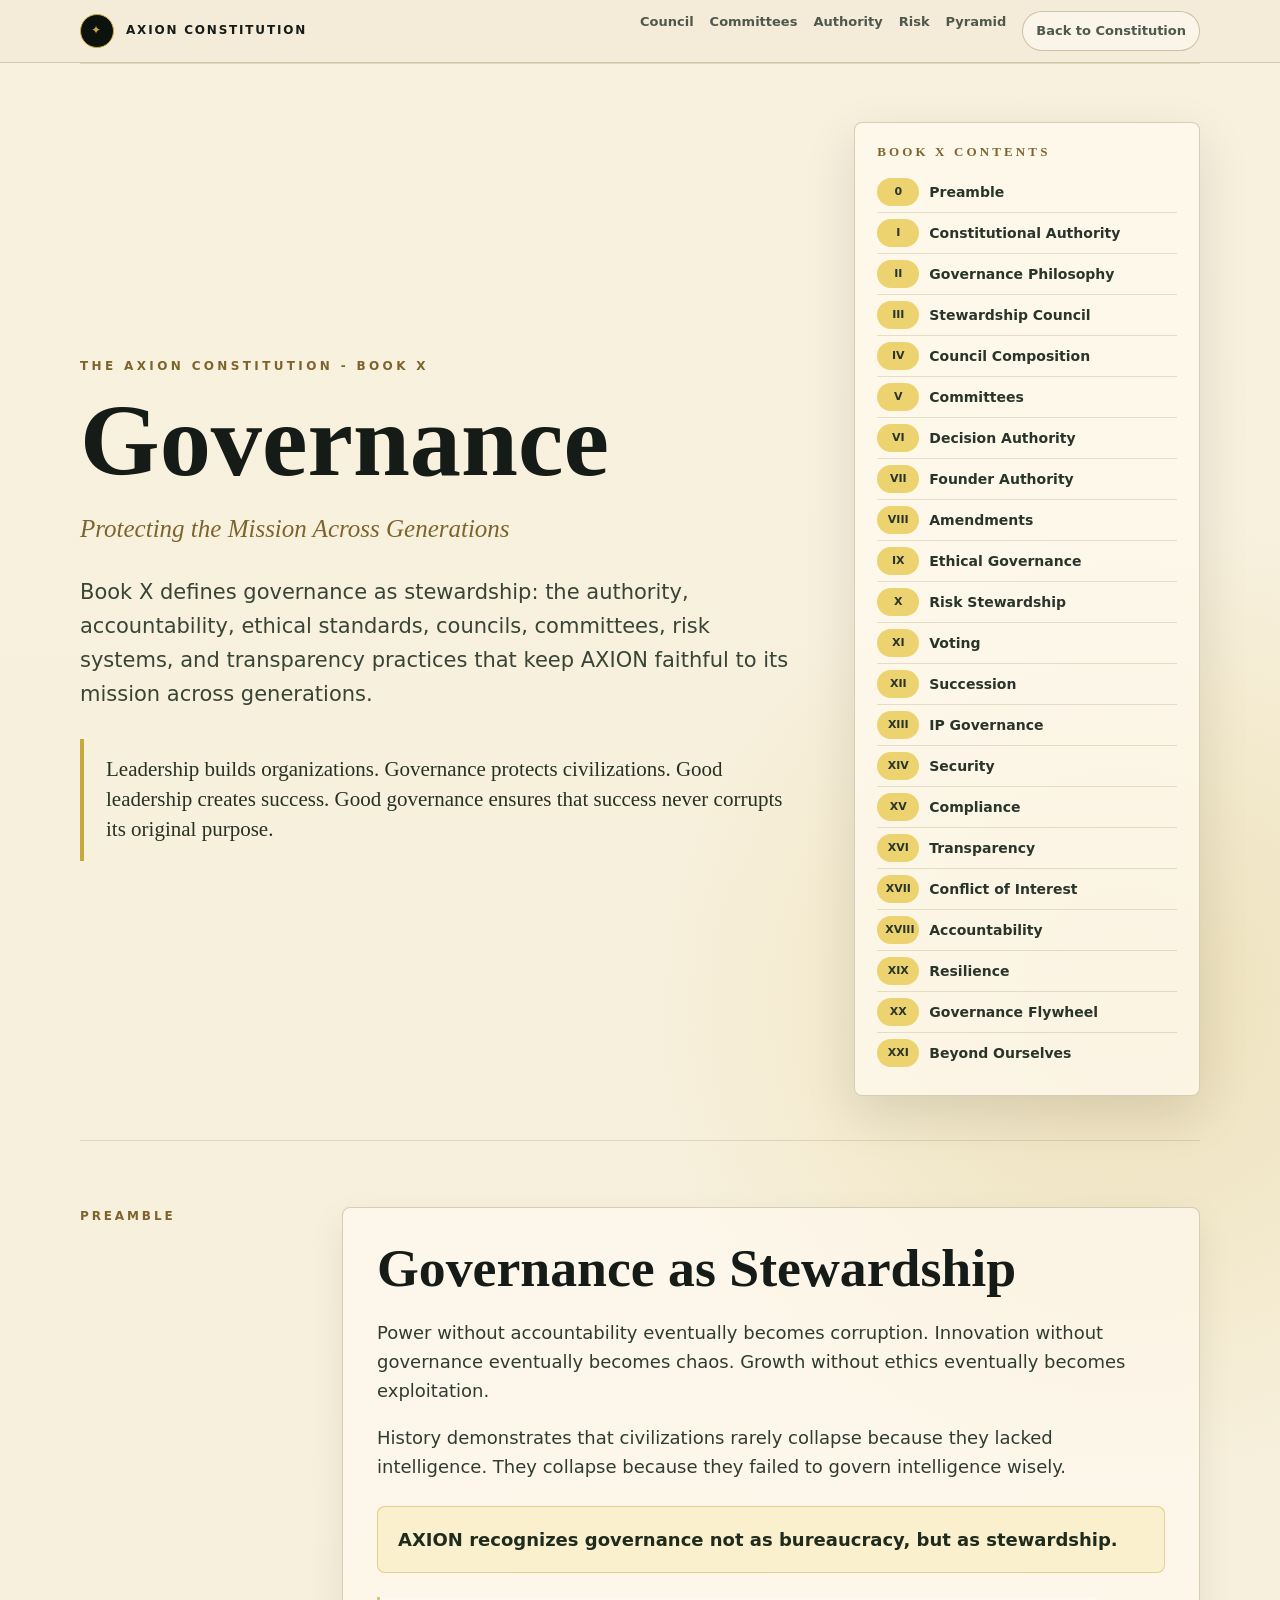
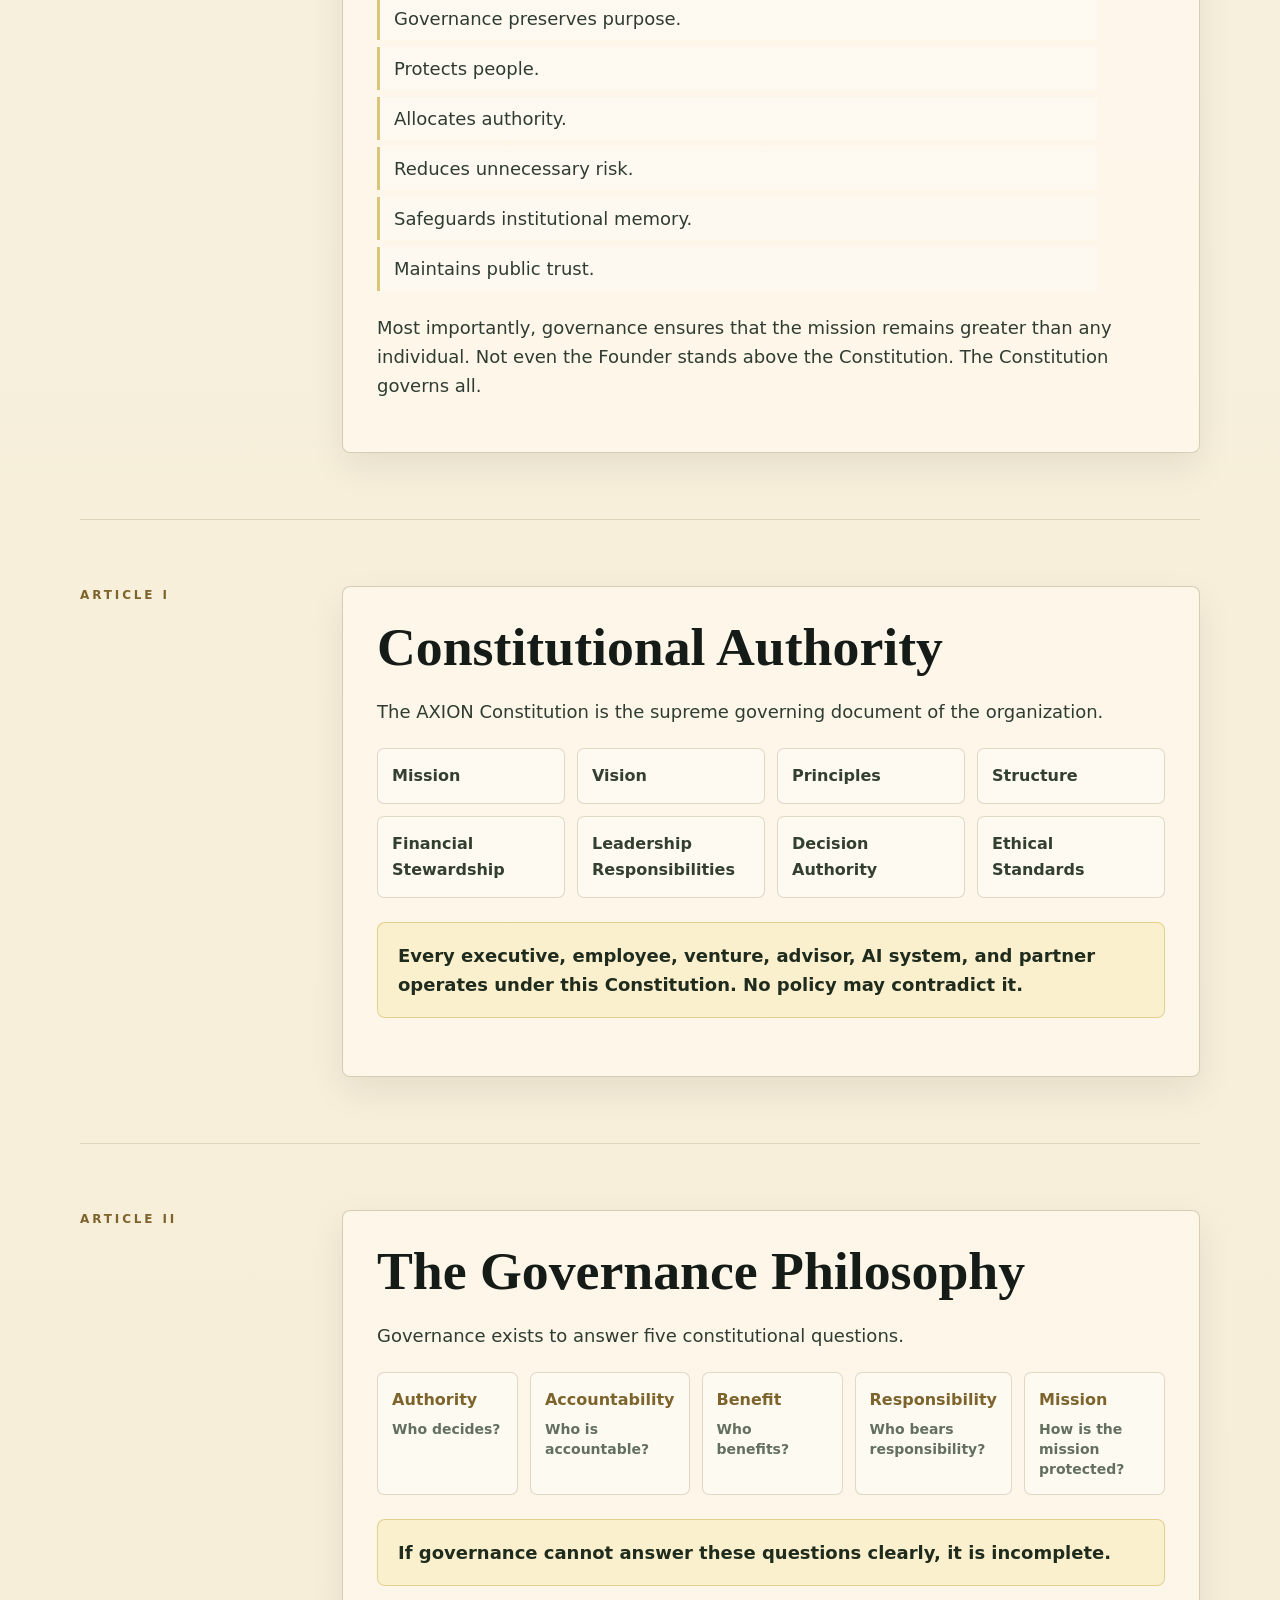
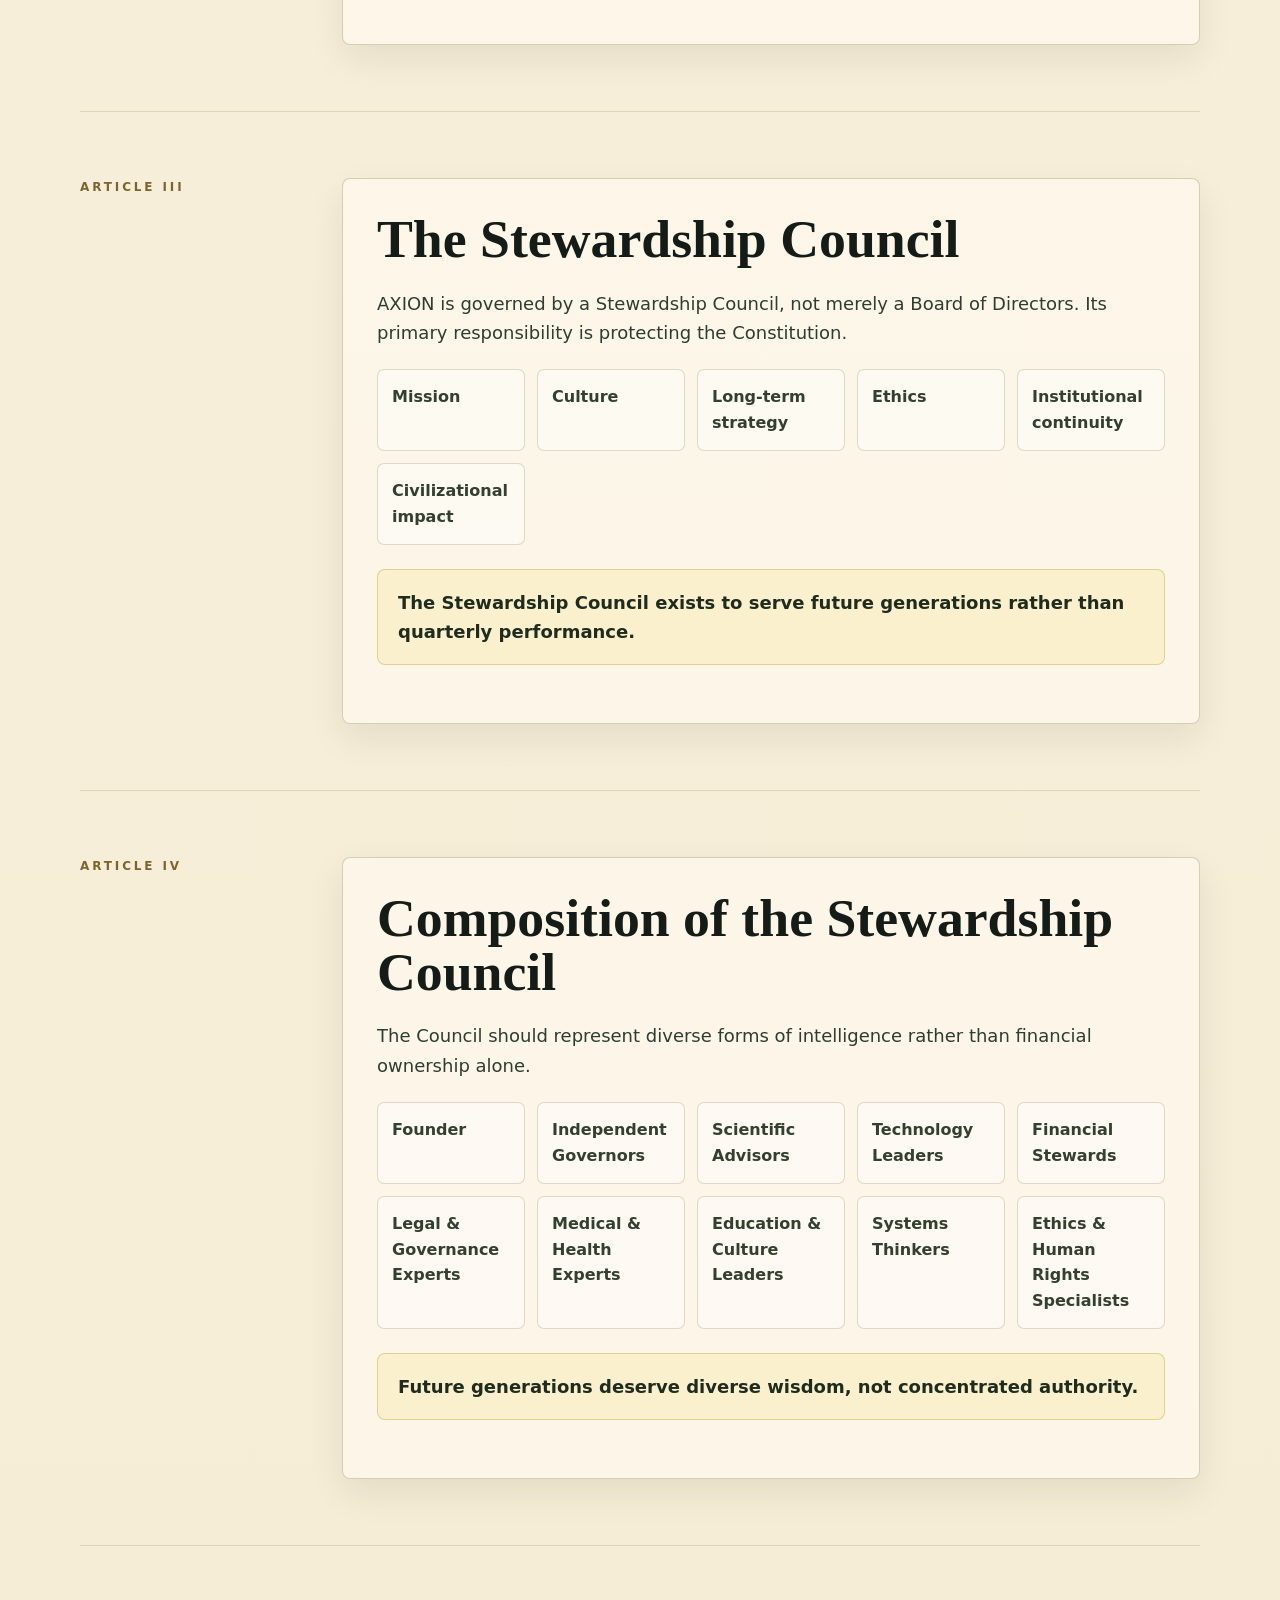
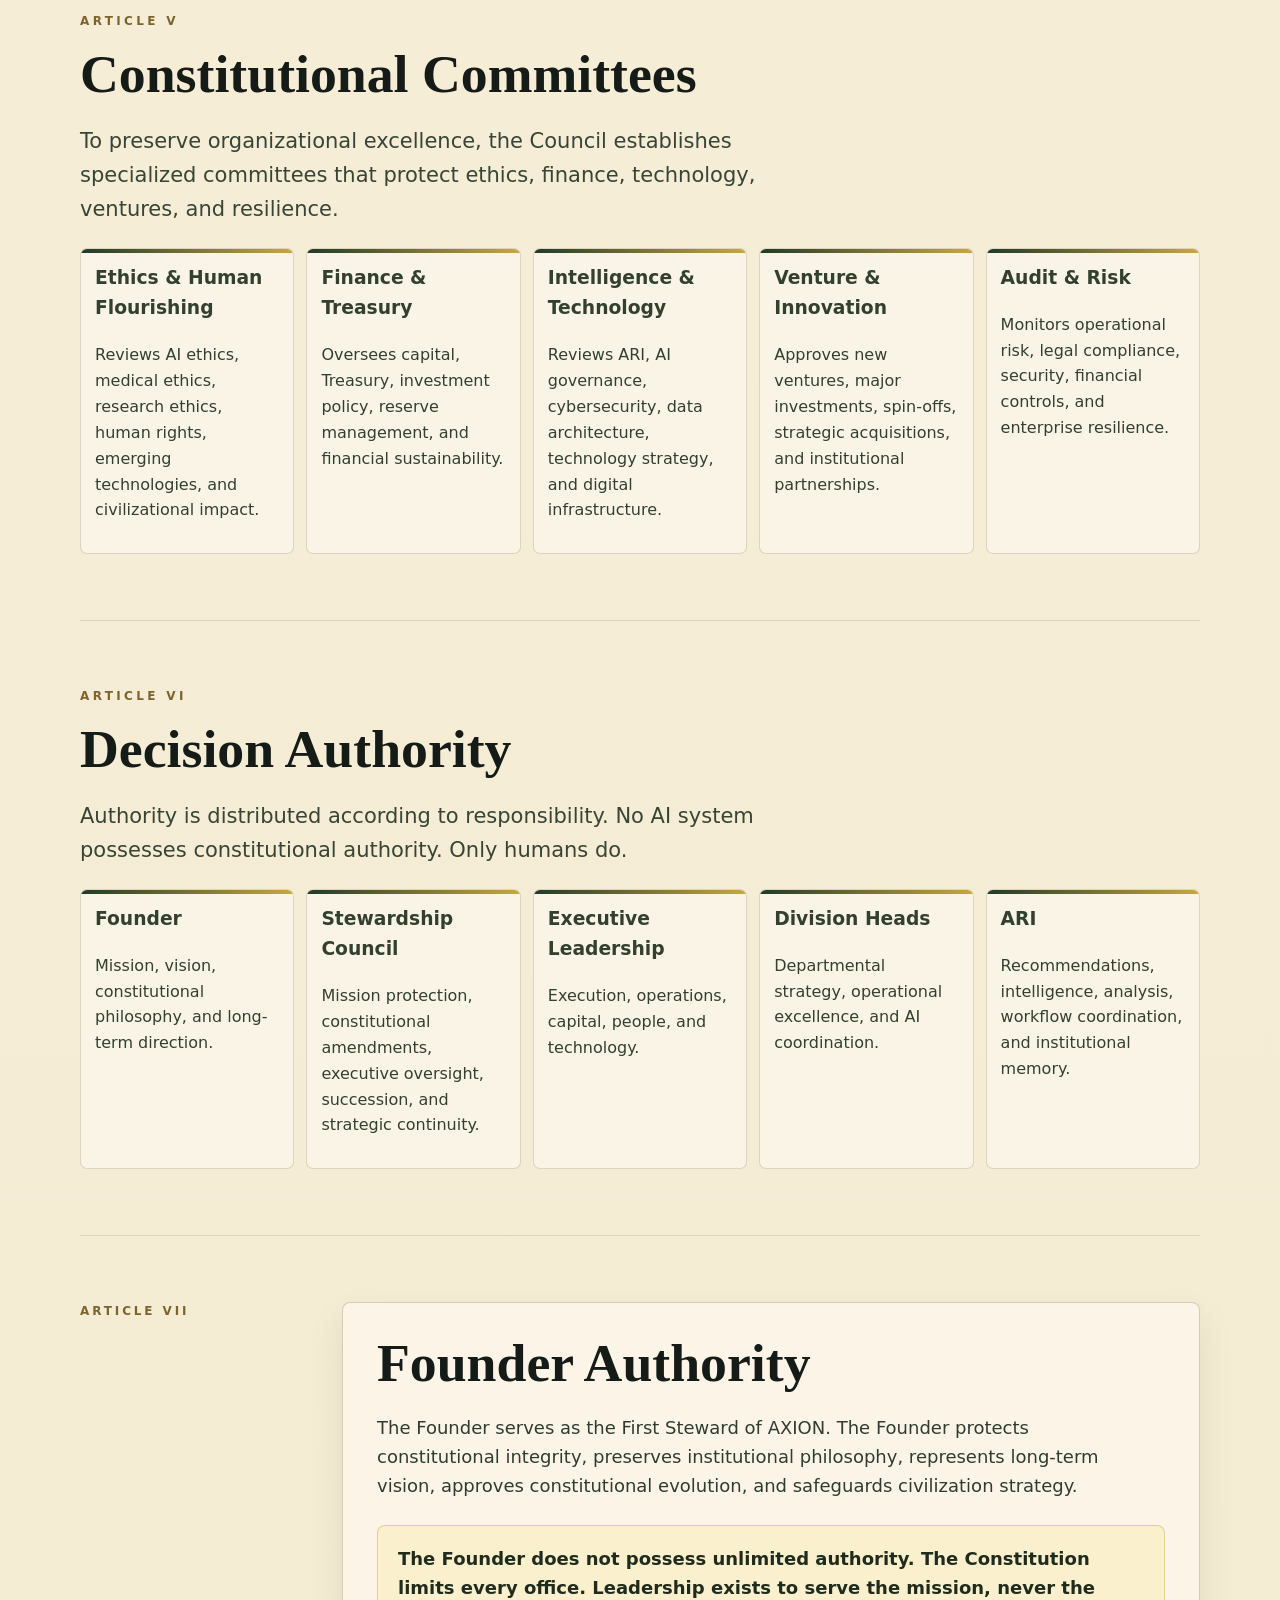
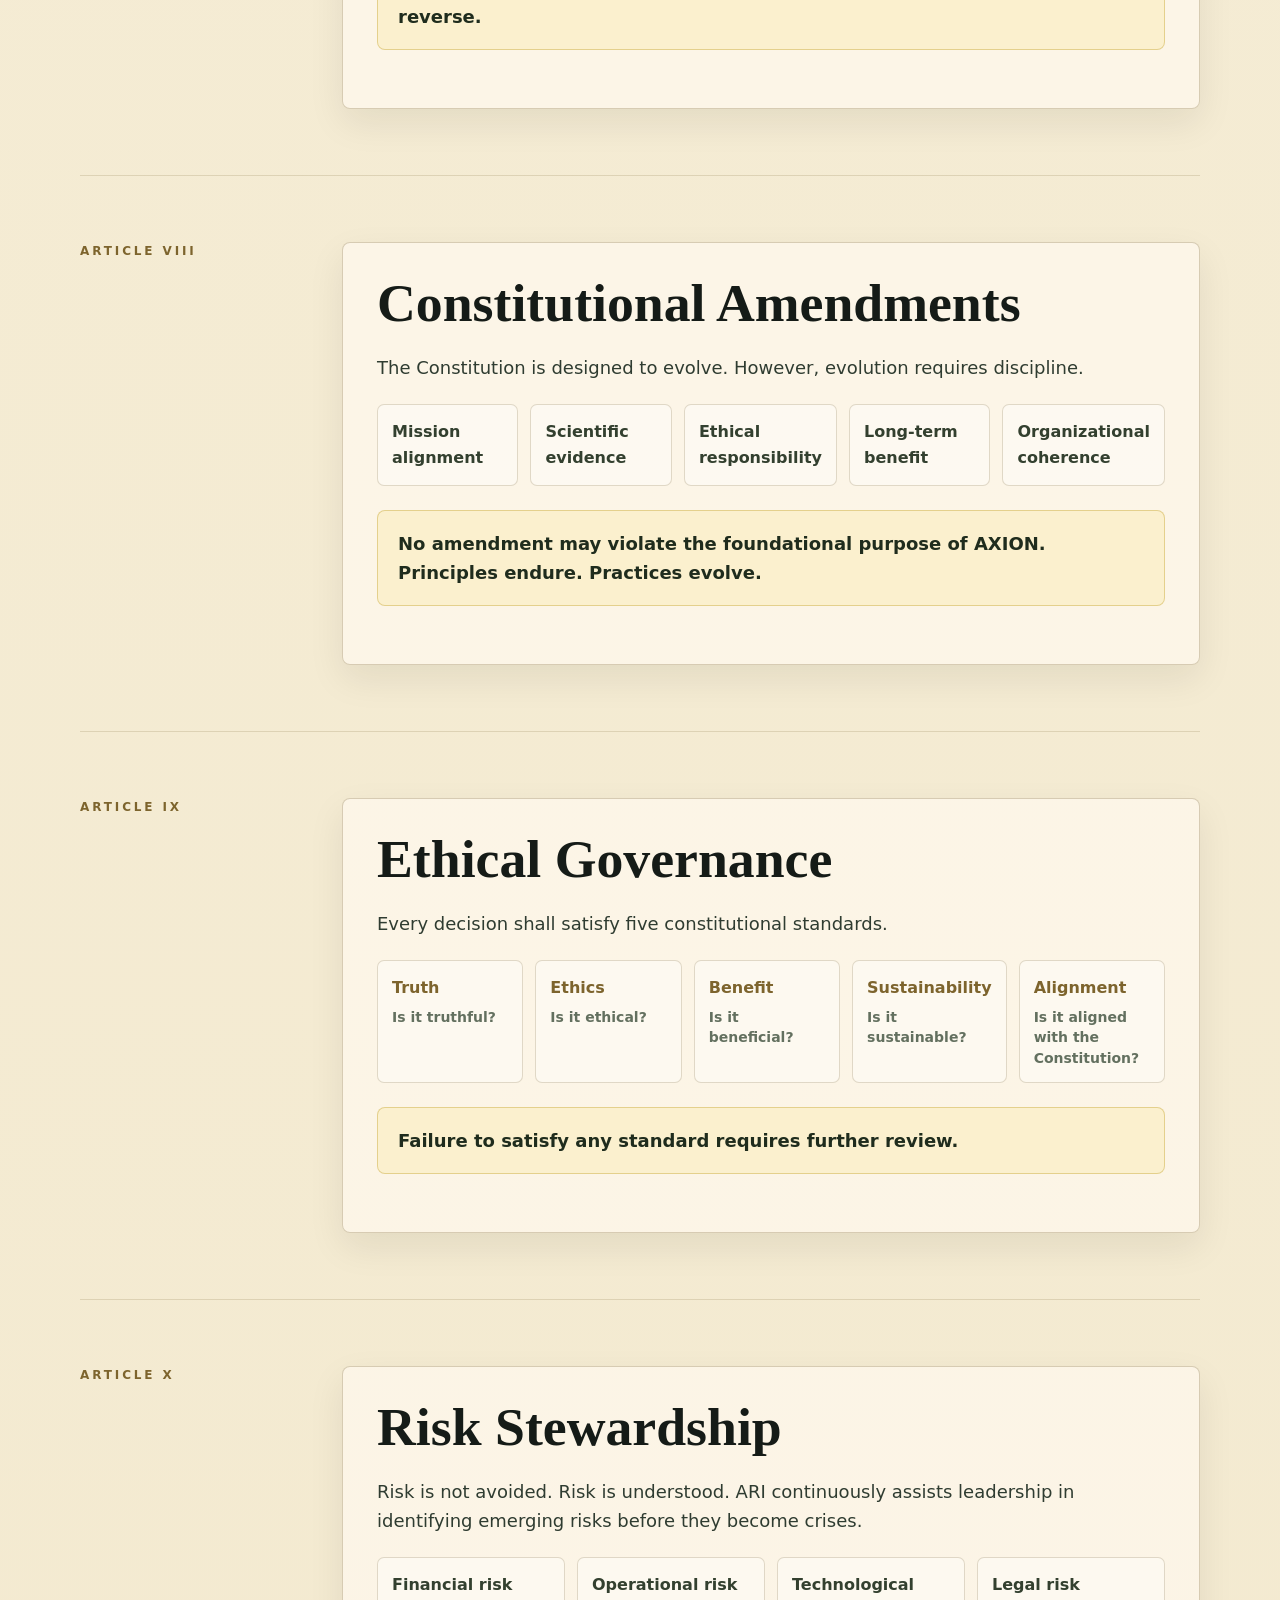
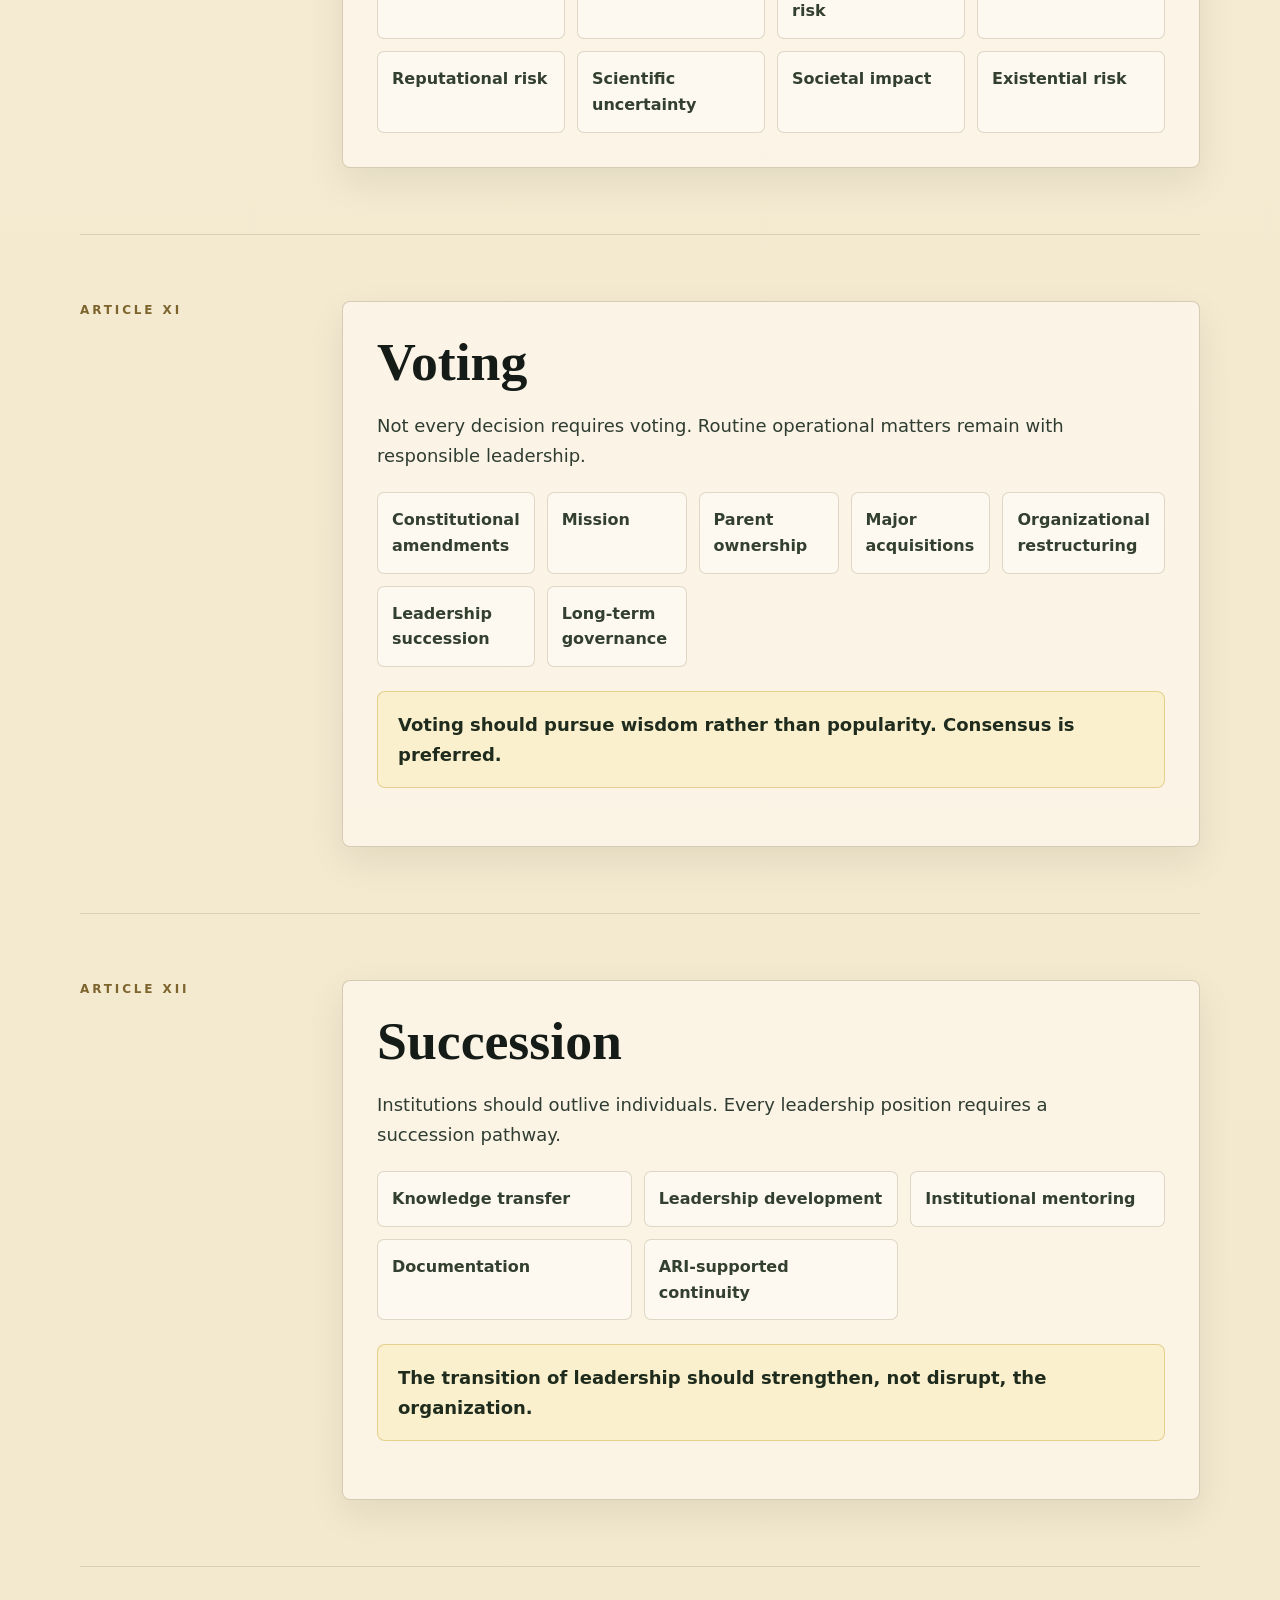
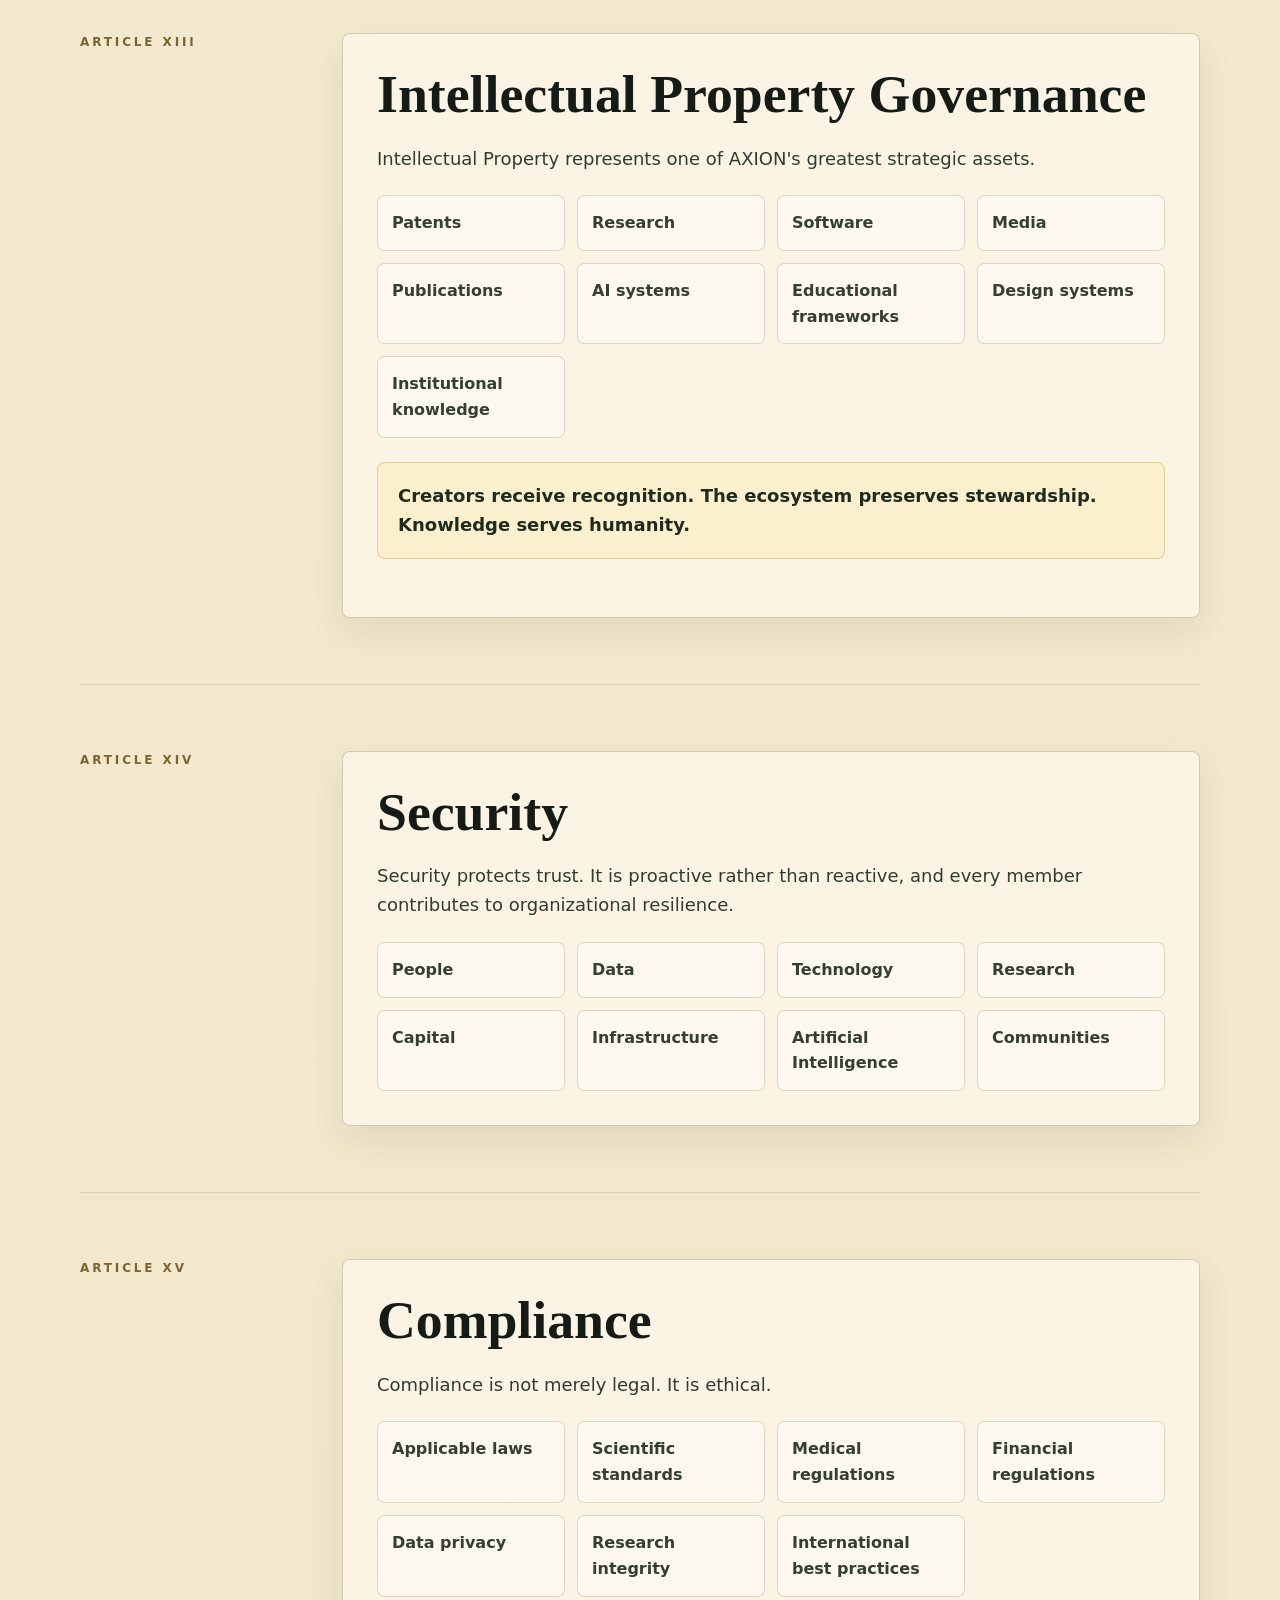
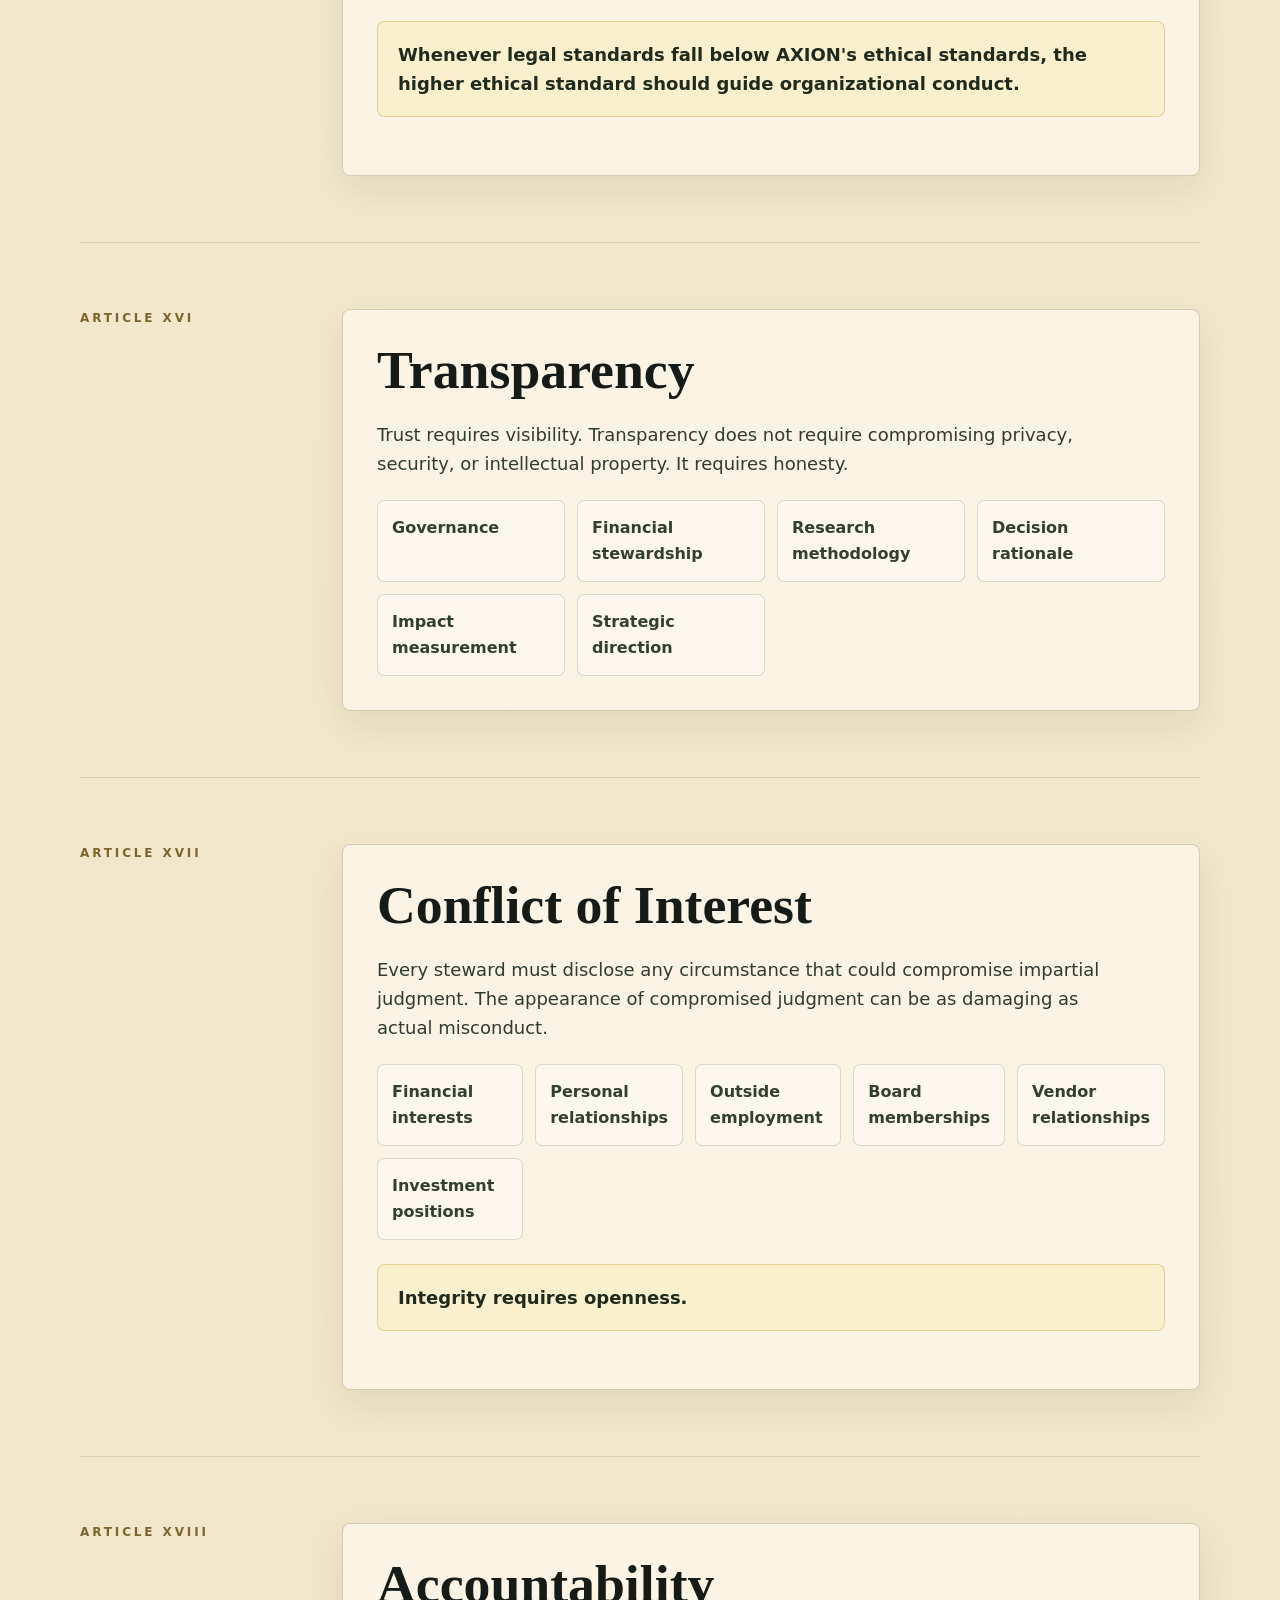
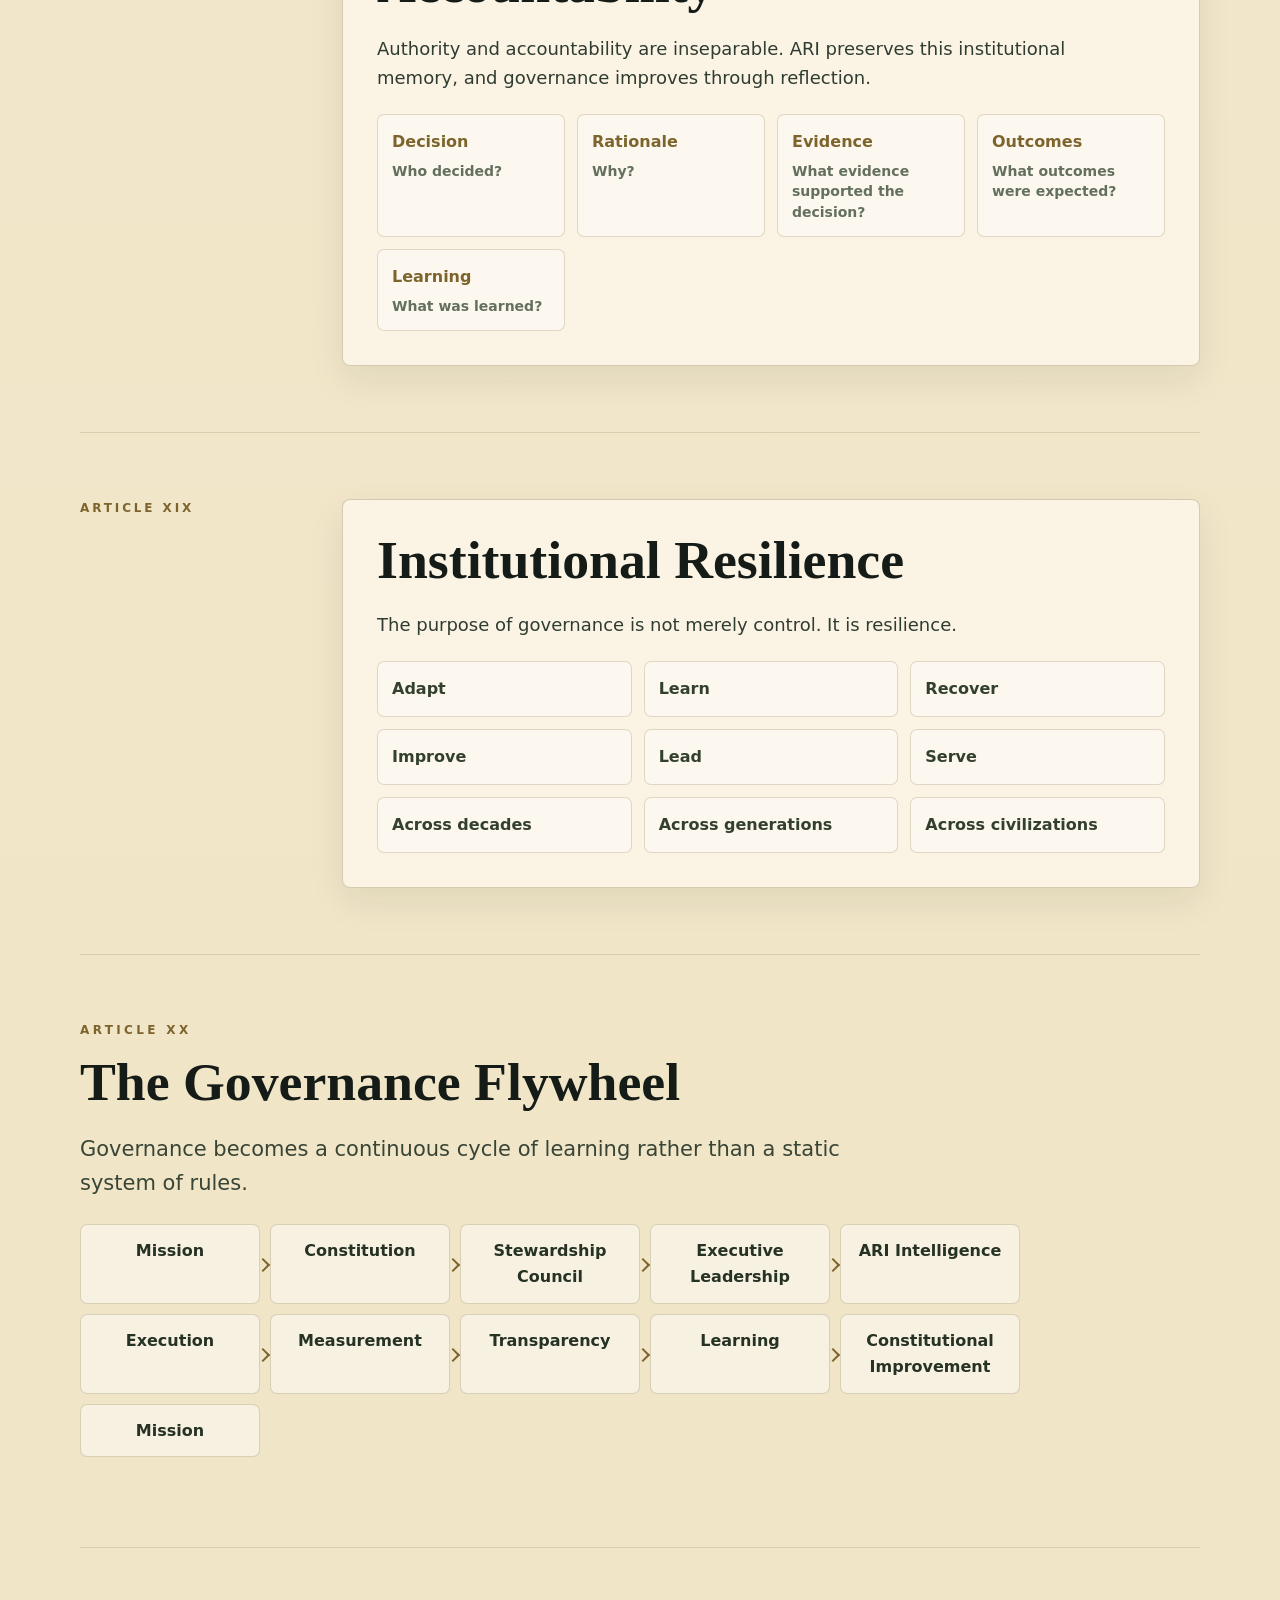
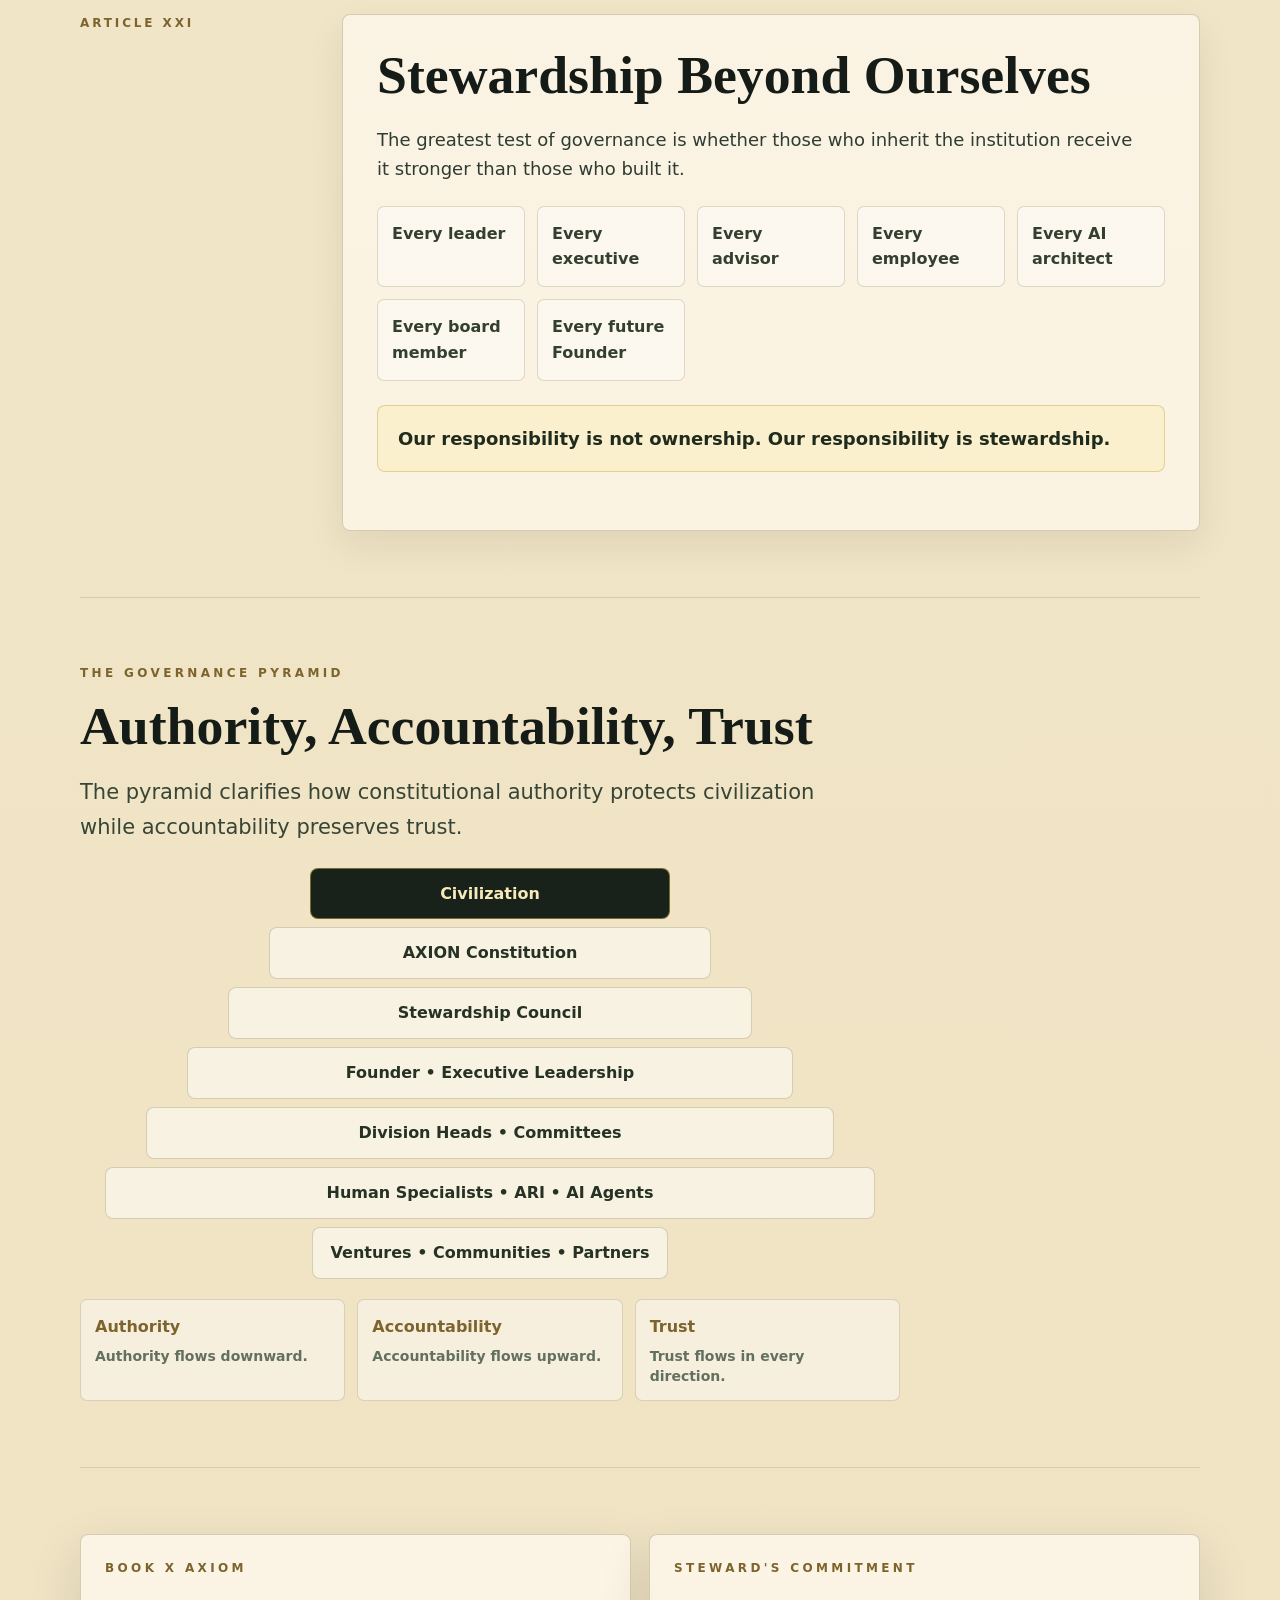
<file: AXION Constitution/book-x-governance.html>
<!doctype html>
<html lang="en">
<head>
  <meta charset="utf-8" />
  <meta name="viewport" content="width=device-width, initial-scale=1" />
  <title>AXION Constitution - Book X: Governance</title>
  <style>
    :root {
      --ink: #151b17;
      --muted: #63705f;
      --cream: #f4ecd8;
      --paper: #fffaf0;
      --line: rgba(118, 97, 47, .28);
      --gold: #c8a83d;
      --earth: #7d642d;
      --deep: #0c120e;
      --forest: #203a29;
      --blue: #186c80;
      --shadow: 0 18px 52px rgba(31, 24, 7, .12);
    }

    * { box-sizing: border-box; }
    html { scroll-behavior: smooth; }
    body {
      margin: 0;
      color: var(--ink);
      background:
        radial-gradient(circle at 14% -4%, rgba(32, 58, 41, .20), transparent 28rem),
        radial-gradient(circle at 88% 6%, rgba(200, 168, 61, .22), transparent 30rem),
        linear-gradient(180deg, #f8f1de 0%, #efe3c3 100%);
      font-family: ui-sans-serif, system-ui, -apple-system, BlinkMacSystemFont, "Segoe UI", sans-serif;
      line-height: 1.62;
    }
    a { color: inherit; }
    .page { width: min(1120px, calc(100vw - 42px)); margin: 0 auto; }

    .topbar {
      position: sticky;
      top: 0;
      z-index: 20;
      background: rgba(244, 236, 216, .92);
      backdrop-filter: blur(14px);
      border-bottom: 1px solid var(--line);
    }
    .topbar .page {
      min-height: 62px;
      display: flex;
      align-items: center;
      justify-content: space-between;
      gap: 24px;
    }
    .brand {
      text-decoration: none;
      font-weight: 900;
      letter-spacing: .15em;
      font-size: 12px;
      text-transform: uppercase;
      display: flex;
      align-items: center;
      gap: 12px;
    }
    .sigil {
      width: 34px;
      height: 34px;
      border-radius: 50%;
      display: grid;
      place-items: center;
      background: var(--deep);
      color: var(--gold);
      border: 1px solid var(--gold);
    }
    .nav {
      display: flex;
      gap: 16px;
      color: #4e584c;
      font-size: 13px;
      font-weight: 800;
    }
    .nav a { text-decoration: none; white-space: nowrap; }
    .nav .back {
      border: 1px solid rgba(118, 97, 47, .35);
      border-radius: 999px;
      padding: 8px 13px;
      background: rgba(255,250,240,.68);
    }

    .hero {
      min-height: calc(100vh - 62px);
      display: grid;
      grid-template-columns: 1fr .48fr;
      gap: 54px;
      align-items: center;
      padding: 58px 0 44px;
    }
    .kicker {
      color: var(--earth);
      font-size: 12px;
      font-weight: 900;
      letter-spacing: .28em;
      text-transform: uppercase;
      margin: 0 0 16px;
    }
    h1, h2, h3, p { margin-top: 0; }
    h1 {
      font-family: ui-serif, Georgia, "Times New Roman", serif;
      font-size: clamp(52px, 8vw, 112px);
      line-height: .94;
      letter-spacing: 0;
      margin-bottom: 20px;
    }
    .subtitle {
      font-family: ui-serif, Georgia, "Times New Roman", serif;
      color: var(--earth);
      font-style: italic;
      font-size: 25px;
      margin-bottom: 26px;
    }
    .hero-copy {
      max-width: 760px;
      color: #384536;
      font-size: 21px;
    }
    .quote {
      border-left: 4px solid var(--gold);
      padding: 16px 0 16px 22px;
      margin: 28px 0 0;
      font-family: ui-serif, Georgia, "Times New Roman", serif;
      font-size: 21px;
      line-height: 1.42;
      color: #263224;
    }
    .toc {
      background: rgba(255, 250, 240, .76);
      border: 1px solid var(--line);
      border-radius: 8px;
      box-shadow: var(--shadow);
      padding: 22px;
    }
    .toc h2 {
      font-size: 13px;
      letter-spacing: .24em;
      color: var(--earth);
      text-transform: uppercase;
      margin: 0 0 14px;
    }
    .toc a {
      display: grid;
      grid-template-columns: 42px 1fr;
      gap: 10px;
      align-items: center;
      text-decoration: none;
      padding: 6px 0;
      border-top: 1px solid rgba(118,97,47,.18);
      color: #29352a;
      font-weight: 800;
      font-size: 14px;
    }
    .toc a:first-of-type { border-top: 0; }
    .toc span {
      min-width: 30px;
      height: 28px;
      border-radius: 999px;
      display: grid;
      place-items: center;
      background: #ecd36f;
      font-size: 11px;
      font-weight: 900;
      padding: 0 8px;
    }

    section { padding: 66px 0; border-top: 1px solid rgba(118,97,47,.18); }
    .reader {
      display: grid;
      grid-template-columns: 220px minmax(0, 1fr);
      gap: 42px;
      align-items: start;
    }
    .article-label {
      position: sticky;
      top: 86px;
      color: var(--earth);
      font-size: 12px;
      letter-spacing: .24em;
      text-transform: uppercase;
      font-weight: 900;
    }
    .article {
      background: rgba(255, 250, 240, .67);
      border: 1px solid var(--line);
      border-radius: 8px;
      padding: 34px;
      box-shadow: 0 14px 36px rgba(31,24,7,.08);
    }
    h2 {
      font-family: ui-serif, Georgia, "Times New Roman", serif;
      font-size: clamp(32px, 4.2vw, 56px);
      line-height: 1;
      letter-spacing: 0;
      margin-bottom: 22px;
    }
    .article p {
      max-width: 760px;
      font-size: 18px;
      color: #2f3c31;
      margin-bottom: 18px;
    }
    .statement {
      max-width: 800px;
      border-radius: 8px;
      border: 1px solid rgba(200,168,61,.45);
      background: #fbf0ce;
      padding: 18px 20px;
      color: #1f2c1d;
      font-weight: 800;
      font-size: 18px;
      margin: 24px 0;
    }
    .short-lines {
      display: grid;
      gap: 7px;
      margin: 22px 0;
      max-width: 720px;
    }
    .short-lines div {
      border-left: 3px solid rgba(200,168,61,.65);
      padding: 7px 0 7px 14px;
      color: #2f3c31;
      font-size: 18px;
      background: rgba(255,255,255,.32);
    }
    .grid, .question-grid, .council-grid, .committee-grid, .authority-grid, .amend-grid, .ethics-grid, .risk-grid, .vote-grid, .succession-grid, .ip-grid, .security-grid, .compliance-grid, .transparency-grid, .conflict-grid, .account-grid, .resilience-grid, .steward-grid {
      display: grid;
      gap: 12px;
      margin-top: 22px;
    }
    .grid { grid-template-columns: repeat(4, 1fr); }
    .question-grid, .council-grid, .ethics-grid, .vote-grid, .conflict-grid { grid-template-columns: repeat(5, 1fr); }
    .committee-grid { grid-template-columns: repeat(5, 1fr); }
    .authority-grid { grid-template-columns: repeat(5, 1fr); }
    .amend-grid, .steward-grid { grid-template-columns: repeat(5, 1fr); }
    .risk-grid, .ip-grid, .security-grid, .compliance-grid, .transparency-grid, .account-grid { grid-template-columns: repeat(4, 1fr); }
    .succession-grid, .resilience-grid { grid-template-columns: repeat(3, 1fr); }
    .chip, .card, .committee-card, .authority-card {
      border-radius: 7px;
      border: 1px solid rgba(118,97,47,.22);
      background: rgba(255,255,255,.42);
      padding: 14px;
      color: #33402f;
    }
    .chip { font-weight: 800; }
    .card b, .committee-card b, .authority-card b {
      display: block;
      color: var(--earth);
      margin-bottom: 6px;
    }
    .card span, .committee-card span, .authority-card span {
      display: block;
      color: var(--muted);
      font-size: 14px;
      font-weight: 650;
      line-height: 1.45;
    }
    .committee-card, .authority-card {
      min-height: 190px;
      position: relative;
      overflow: hidden;
    }
    .committee-card::before, .authority-card::before {
      content: "";
      position: absolute;
      left: 0;
      top: 0;
      width: 100%;
      height: 4px;
      background: linear-gradient(90deg, var(--forest), var(--gold));
    }
    .flow {
      display: grid;
      grid-template-columns: repeat(5, 1fr);
      gap: 10px;
      margin: 24px 0;
      max-width: 940px;
    }
    .flow-step {
      position: relative;
      border-radius: 7px;
      border: 1px solid rgba(118,97,47,.24);
      background: rgba(255,255,255,.48);
      padding: 13px;
      font-weight: 900;
      text-align: center;
      color: #253224;
    }
    .flow-step::after {
      content: "";
      position: absolute;
      width: 8px;
      height: 8px;
      border-top: 2px solid var(--earth);
      border-right: 2px solid var(--earth);
      transform: rotate(45deg);
      top: 50%;
      right: -9px;
      margin-top: -4px;
    }
    .flow-step:nth-child(5n)::after,
    .flow-step:last-child::after { display: none; }
    .pyramid {
      max-width: 820px;
      display: grid;
      gap: 8px;
      margin-top: 24px;
    }
    .pyramid-row {
      margin: 0 auto;
      border-radius: 8px;
      border: 1px solid rgba(118,97,47,.26);
      background: rgba(255,255,255,.50);
      padding: 12px 18px;
      text-align: center;
      font-weight: 900;
      color: #253224;
    }
    .pyramid-row:nth-child(1) { width: 44%; background: #18221b; color: #f7e9b8; border-color: rgba(200,168,61,.55); }
    .pyramid-row:nth-child(2) { width: 54%; }
    .pyramid-row:nth-child(3) { width: 64%; }
    .pyramid-row:nth-child(4) { width: 74%; }
    .pyramid-row:nth-child(5) { width: 84%; }
    .pyramid-row:nth-child(6) { width: 94%; }
    .flow-note {
      display: grid;
      grid-template-columns: repeat(3, 1fr);
      gap: 12px;
      margin-top: 20px;
      max-width: 820px;
    }
    .ending {
      display: grid;
      grid-template-columns: 1fr 1fr;
      gap: 18px;
    }
    .ending-card {
      border-radius: 8px;
      padding: 24px;
      border: 1px solid var(--line);
      background: rgba(255,250,240,.76);
      box-shadow: var(--shadow);
    }
    .ending-card blockquote {
      margin: 0;
      font-family: ui-serif, Georgia, "Times New Roman", serif;
      font-size: 23px;
      line-height: 1.38;
      color: #22301f;
    }
    footer { padding: 34px 0 58px; color: var(--muted); font-size: 13px; }

    @media (max-width: 980px) {
      .nav { display: none; }
      .hero, .reader, .ending, .flow-note { grid-template-columns: 1fr; }
      .article-label { position: static; }
      .grid, .question-grid, .council-grid, .committee-grid, .authority-grid, .amend-grid, .ethics-grid, .risk-grid, .vote-grid, .succession-grid, .ip-grid, .security-grid, .compliance-grid, .transparency-grid, .conflict-grid, .account-grid, .resilience-grid, .steward-grid, .flow { grid-template-columns: 1fr; }
      .flow-step::after { display: none; }
      .pyramid-row { width: 100% !important; }
      .article { padding: 24px; }
    }
    @media print {
      body { background: #fffaf0; }
      .topbar { display: none; }
      .page { width: auto; margin: 0 34px; }
      .hero { min-height: auto; grid-template-columns: 1fr; padding: 38px 0; }
      section { padding: 34px 0; }
      .article, .toc, .ending-card { box-shadow: none; }
      .reader { grid-template-columns: 140px 1fr; gap: 24px; }
      .grid, .question-grid, .council-grid, .committee-grid, .authority-grid, .amend-grid, .ethics-grid, .risk-grid, .vote-grid, .succession-grid, .ip-grid, .security-grid, .compliance-grid, .transparency-grid, .conflict-grid, .account-grid, .resilience-grid, .steward-grid, .flow { grid-template-columns: repeat(2, 1fr); }
      @page { size: letter; margin: .46in; }
    }
  </style>
</head>
<body>
  <header class="topbar">
    <div class="page">
      <a class="brand" href="index.html">
        <span class="sigil">✦</span>
        AXION Constitution
      </a>
      <nav class="nav" aria-label="Book X navigation">
        <a href="#council">Council</a>
        <a href="#committees">Committees</a>
        <a href="#authority">Authority</a>
        <a href="#risk">Risk</a>
        <a href="#pyramid">Pyramid</a>
        <a class="back" href="index.html">Back to Constitution</a>
      </nav>
    </div>
  </header>

  <main class="page">
    <section class="hero">
      <div>
        <p class="kicker">The AXION Constitution - Book X</p>
        <h1>Governance</h1>
        <p class="subtitle">Protecting the Mission Across Generations</p>
        <p class="hero-copy">Book X defines governance as stewardship: the authority, accountability, ethical standards, councils, committees, risk systems, and transparency practices that keep AXION faithful to its mission across generations.</p>
        <blockquote class="quote">Leadership builds organizations. Governance protects civilizations. Good leadership creates success. Good governance ensures that success never corrupts its original purpose.</blockquote>
      </div>
      <aside class="toc">
        <h2>Book X Contents</h2>
        <a href="#preamble"><span>0</span>Preamble</a>
        <a href="#authority-doc"><span>I</span>Constitutional Authority</a>
        <a href="#philosophy"><span>II</span>Governance Philosophy</a>
        <a href="#council"><span>III</span>Stewardship Council</a>
        <a href="#composition"><span>IV</span>Council Composition</a>
        <a href="#committees"><span>V</span>Committees</a>
        <a href="#authority"><span>VI</span>Decision Authority</a>
        <a href="#founder"><span>VII</span>Founder Authority</a>
        <a href="#amendments"><span>VIII</span>Amendments</a>
        <a href="#ethics"><span>IX</span>Ethical Governance</a>
        <a href="#risk"><span>X</span>Risk Stewardship</a>
        <a href="#voting"><span>XI</span>Voting</a>
        <a href="#succession"><span>XII</span>Succession</a>
        <a href="#ip"><span>XIII</span>IP Governance</a>
        <a href="#security"><span>XIV</span>Security</a>
        <a href="#compliance"><span>XV</span>Compliance</a>
        <a href="#transparency"><span>XVI</span>Transparency</a>
        <a href="#conflict"><span>XVII</span>Conflict of Interest</a>
        <a href="#accountability"><span>XVIII</span>Accountability</a>
        <a href="#resilience"><span>XIX</span>Resilience</a>
        <a href="#flywheel"><span>XX</span>Governance Flywheel</a>
        <a href="#beyond"><span>XXI</span>Beyond Ourselves</a>
      </aside>
    </section>

    <section id="preamble" class="reader">
      <div class="article-label">Preamble</div>
      <article class="article">
        <h2>Governance as Stewardship</h2>
        <p>Power without accountability eventually becomes corruption. Innovation without governance eventually becomes chaos. Growth without ethics eventually becomes exploitation.</p>
        <p>History demonstrates that civilizations rarely collapse because they lacked intelligence. They collapse because they failed to govern intelligence wisely.</p>
        <div class="statement">AXION recognizes governance not as bureaucracy, but as stewardship.</div>
        <div class="short-lines">
          <div>Governance preserves purpose.</div>
          <div>Protects people.</div>
          <div>Allocates authority.</div>
          <div>Reduces unnecessary risk.</div>
          <div>Safeguards institutional memory.</div>
          <div>Maintains public trust.</div>
        </div>
        <p>Most importantly, governance ensures that the mission remains greater than any individual. Not even the Founder stands above the Constitution. The Constitution governs all.</p>
      </article>
    </section>

    <section id="authority-doc" class="reader">
      <div class="article-label">Article I</div>
      <article class="article">
        <h2>Constitutional Authority</h2>
        <p>The AXION Constitution is the supreme governing document of the organization.</p>
        <div class="grid">
          <div class="chip">Mission</div>
          <div class="chip">Vision</div>
          <div class="chip">Principles</div>
          <div class="chip">Structure</div>
          <div class="chip">Financial Stewardship</div>
          <div class="chip">Leadership Responsibilities</div>
          <div class="chip">Decision Authority</div>
          <div class="chip">Ethical Standards</div>
        </div>
        <div class="statement">Every executive, employee, venture, advisor, AI system, and partner operates under this Constitution. No policy may contradict it.</div>
      </article>
    </section>

    <section id="philosophy" class="reader">
      <div class="article-label">Article II</div>
      <article class="article">
        <h2>The Governance Philosophy</h2>
        <p>Governance exists to answer five constitutional questions.</p>
        <div class="question-grid">
          <div class="card"><b>Authority</b><span>Who decides?</span></div>
          <div class="card"><b>Accountability</b><span>Who is accountable?</span></div>
          <div class="card"><b>Benefit</b><span>Who benefits?</span></div>
          <div class="card"><b>Responsibility</b><span>Who bears responsibility?</span></div>
          <div class="card"><b>Mission</b><span>How is the mission protected?</span></div>
        </div>
        <div class="statement">If governance cannot answer these questions clearly, it is incomplete.</div>
      </article>
    </section>

    <section id="council" class="reader">
      <div class="article-label">Article III</div>
      <article class="article">
        <h2>The Stewardship Council</h2>
        <p>AXION is governed by a Stewardship Council, not merely a Board of Directors. Its primary responsibility is protecting the Constitution.</p>
        <div class="council-grid">
          <div class="chip">Mission</div>
          <div class="chip">Culture</div>
          <div class="chip">Long-term strategy</div>
          <div class="chip">Ethics</div>
          <div class="chip">Institutional continuity</div>
          <div class="chip">Civilizational impact</div>
        </div>
        <div class="statement">The Stewardship Council exists to serve future generations rather than quarterly performance.</div>
      </article>
    </section>

    <section id="composition" class="reader">
      <div class="article-label">Article IV</div>
      <article class="article">
        <h2>Composition of the Stewardship Council</h2>
        <p>The Council should represent diverse forms of intelligence rather than financial ownership alone.</p>
        <div class="council-grid">
          <div class="chip">Founder</div>
          <div class="chip">Independent Governors</div>
          <div class="chip">Scientific Advisors</div>
          <div class="chip">Technology Leaders</div>
          <div class="chip">Financial Stewards</div>
          <div class="chip">Legal & Governance Experts</div>
          <div class="chip">Medical & Health Experts</div>
          <div class="chip">Education & Culture Leaders</div>
          <div class="chip">Systems Thinkers</div>
          <div class="chip">Ethics & Human Rights Specialists</div>
        </div>
        <div class="statement">Future generations deserve diverse wisdom, not concentrated authority.</div>
      </article>
    </section>

    <section id="committees">
      <p class="kicker">Article V</p>
      <h2>Constitutional Committees</h2>
      <p class="hero-copy">To preserve organizational excellence, the Council establishes specialized committees that protect ethics, finance, technology, ventures, and resilience.</p>
      <div class="committee-grid">
        <article class="committee-card"><h3>Ethics & Human Flourishing</h3><p>Reviews AI ethics, medical ethics, research ethics, human rights, emerging technologies, and civilizational impact.</p></article>
        <article class="committee-card"><h3>Finance & Treasury</h3><p>Oversees capital, Treasury, investment policy, reserve management, and financial sustainability.</p></article>
        <article class="committee-card"><h3>Intelligence & Technology</h3><p>Reviews ARI, AI governance, cybersecurity, data architecture, technology strategy, and digital infrastructure.</p></article>
        <article class="committee-card"><h3>Venture & Innovation</h3><p>Approves new ventures, major investments, spin-offs, strategic acquisitions, and institutional partnerships.</p></article>
        <article class="committee-card"><h3>Audit & Risk</h3><p>Monitors operational risk, legal compliance, security, financial controls, and enterprise resilience.</p></article>
      </div>
    </section>

    <section id="authority">
      <p class="kicker">Article VI</p>
      <h2>Decision Authority</h2>
      <p class="hero-copy">Authority is distributed according to responsibility. No AI system possesses constitutional authority. Only humans do.</p>
      <div class="authority-grid">
        <article class="authority-card"><h3>Founder</h3><p>Mission, vision, constitutional philosophy, and long-term direction.</p></article>
        <article class="authority-card"><h3>Stewardship Council</h3><p>Mission protection, constitutional amendments, executive oversight, succession, and strategic continuity.</p></article>
        <article class="authority-card"><h3>Executive Leadership</h3><p>Execution, operations, capital, people, and technology.</p></article>
        <article class="authority-card"><h3>Division Heads</h3><p>Departmental strategy, operational excellence, and AI coordination.</p></article>
        <article class="authority-card"><h3>ARI</h3><p>Recommendations, intelligence, analysis, workflow coordination, and institutional memory.</p></article>
      </div>
    </section>

    <section id="founder" class="reader">
      <div class="article-label">Article VII</div>
      <article class="article">
        <h2>Founder Authority</h2>
        <p>The Founder serves as the First Steward of AXION. The Founder protects constitutional integrity, preserves institutional philosophy, represents long-term vision, approves constitutional evolution, and safeguards civilization strategy.</p>
        <div class="statement">The Founder does not possess unlimited authority. The Constitution limits every office. Leadership exists to serve the mission, never the reverse.</div>
      </article>
    </section>

    <section id="amendments" class="reader">
      <div class="article-label">Article VIII</div>
      <article class="article">
        <h2>Constitutional Amendments</h2>
        <p>The Constitution is designed to evolve. However, evolution requires discipline.</p>
        <div class="amend-grid">
          <div class="chip">Mission alignment</div>
          <div class="chip">Scientific evidence</div>
          <div class="chip">Ethical responsibility</div>
          <div class="chip">Long-term benefit</div>
          <div class="chip">Organizational coherence</div>
        </div>
        <div class="statement">No amendment may violate the foundational purpose of AXION. Principles endure. Practices evolve.</div>
      </article>
    </section>

    <section id="ethics" class="reader">
      <div class="article-label">Article IX</div>
      <article class="article">
        <h2>Ethical Governance</h2>
        <p>Every decision shall satisfy five constitutional standards.</p>
        <div class="ethics-grid">
          <div class="card"><b>Truth</b><span>Is it truthful?</span></div>
          <div class="card"><b>Ethics</b><span>Is it ethical?</span></div>
          <div class="card"><b>Benefit</b><span>Is it beneficial?</span></div>
          <div class="card"><b>Sustainability</b><span>Is it sustainable?</span></div>
          <div class="card"><b>Alignment</b><span>Is it aligned with the Constitution?</span></div>
        </div>
        <div class="statement">Failure to satisfy any standard requires further review.</div>
      </article>
    </section>

    <section id="risk" class="reader">
      <div class="article-label">Article X</div>
      <article class="article">
        <h2>Risk Stewardship</h2>
        <p>Risk is not avoided. Risk is understood. ARI continuously assists leadership in identifying emerging risks before they become crises.</p>
        <div class="risk-grid">
          <div class="chip">Financial risk</div>
          <div class="chip">Operational risk</div>
          <div class="chip">Technological risk</div>
          <div class="chip">Legal risk</div>
          <div class="chip">Reputational risk</div>
          <div class="chip">Scientific uncertainty</div>
          <div class="chip">Societal impact</div>
          <div class="chip">Existential risk</div>
        </div>
      </article>
    </section>

    <section id="voting" class="reader">
      <div class="article-label">Article XI</div>
      <article class="article">
        <h2>Voting</h2>
        <p>Not every decision requires voting. Routine operational matters remain with responsible leadership.</p>
        <div class="vote-grid">
          <div class="chip">Constitutional amendments</div>
          <div class="chip">Mission</div>
          <div class="chip">Parent ownership</div>
          <div class="chip">Major acquisitions</div>
          <div class="chip">Organizational restructuring</div>
          <div class="chip">Leadership succession</div>
          <div class="chip">Long-term governance</div>
        </div>
        <div class="statement">Voting should pursue wisdom rather than popularity. Consensus is preferred.</div>
      </article>
    </section>

    <section id="succession" class="reader">
      <div class="article-label">Article XII</div>
      <article class="article">
        <h2>Succession</h2>
        <p>Institutions should outlive individuals. Every leadership position requires a succession pathway.</p>
        <div class="succession-grid">
          <div class="chip">Knowledge transfer</div>
          <div class="chip">Leadership development</div>
          <div class="chip">Institutional mentoring</div>
          <div class="chip">Documentation</div>
          <div class="chip">ARI-supported continuity</div>
        </div>
        <div class="statement">The transition of leadership should strengthen, not disrupt, the organization.</div>
      </article>
    </section>

    <section id="ip" class="reader">
      <div class="article-label">Article XIII</div>
      <article class="article">
        <h2>Intellectual Property Governance</h2>
        <p>Intellectual Property represents one of AXION's greatest strategic assets.</p>
        <div class="ip-grid">
          <div class="chip">Patents</div>
          <div class="chip">Research</div>
          <div class="chip">Software</div>
          <div class="chip">Media</div>
          <div class="chip">Publications</div>
          <div class="chip">AI systems</div>
          <div class="chip">Educational frameworks</div>
          <div class="chip">Design systems</div>
          <div class="chip">Institutional knowledge</div>
        </div>
        <div class="statement">Creators receive recognition. The ecosystem preserves stewardship. Knowledge serves humanity.</div>
      </article>
    </section>

    <section id="security" class="reader">
      <div class="article-label">Article XIV</div>
      <article class="article">
        <h2>Security</h2>
        <p>Security protects trust. It is proactive rather than reactive, and every member contributes to organizational resilience.</p>
        <div class="security-grid">
          <div class="chip">People</div>
          <div class="chip">Data</div>
          <div class="chip">Technology</div>
          <div class="chip">Research</div>
          <div class="chip">Capital</div>
          <div class="chip">Infrastructure</div>
          <div class="chip">Artificial Intelligence</div>
          <div class="chip">Communities</div>
        </div>
      </article>
    </section>

    <section id="compliance" class="reader">
      <div class="article-label">Article XV</div>
      <article class="article">
        <h2>Compliance</h2>
        <p>Compliance is not merely legal. It is ethical.</p>
        <div class="compliance-grid">
          <div class="chip">Applicable laws</div>
          <div class="chip">Scientific standards</div>
          <div class="chip">Medical regulations</div>
          <div class="chip">Financial regulations</div>
          <div class="chip">Data privacy</div>
          <div class="chip">Research integrity</div>
          <div class="chip">International best practices</div>
        </div>
        <div class="statement">Whenever legal standards fall below AXION's ethical standards, the higher ethical standard should guide organizational conduct.</div>
      </article>
    </section>

    <section id="transparency" class="reader">
      <div class="article-label">Article XVI</div>
      <article class="article">
        <h2>Transparency</h2>
        <p>Trust requires visibility. Transparency does not require compromising privacy, security, or intellectual property. It requires honesty.</p>
        <div class="transparency-grid">
          <div class="chip">Governance</div>
          <div class="chip">Financial stewardship</div>
          <div class="chip">Research methodology</div>
          <div class="chip">Decision rationale</div>
          <div class="chip">Impact measurement</div>
          <div class="chip">Strategic direction</div>
        </div>
      </article>
    </section>

    <section id="conflict" class="reader">
      <div class="article-label">Article XVII</div>
      <article class="article">
        <h2>Conflict of Interest</h2>
        <p>Every steward must disclose any circumstance that could compromise impartial judgment. The appearance of compromised judgment can be as damaging as actual misconduct.</p>
        <div class="conflict-grid">
          <div class="chip">Financial interests</div>
          <div class="chip">Personal relationships</div>
          <div class="chip">Outside employment</div>
          <div class="chip">Board memberships</div>
          <div class="chip">Vendor relationships</div>
          <div class="chip">Investment positions</div>
        </div>
        <div class="statement">Integrity requires openness.</div>
      </article>
    </section>

    <section id="accountability" class="reader">
      <div class="article-label">Article XVIII</div>
      <article class="article">
        <h2>Accountability</h2>
        <p>Authority and accountability are inseparable. ARI preserves this institutional memory, and governance improves through reflection.</p>
        <div class="account-grid">
          <div class="card"><b>Decision</b><span>Who decided?</span></div>
          <div class="card"><b>Rationale</b><span>Why?</span></div>
          <div class="card"><b>Evidence</b><span>What evidence supported the decision?</span></div>
          <div class="card"><b>Outcomes</b><span>What outcomes were expected?</span></div>
          <div class="card"><b>Learning</b><span>What was learned?</span></div>
        </div>
      </article>
    </section>

    <section id="resilience" class="reader">
      <div class="article-label">Article XIX</div>
      <article class="article">
        <h2>Institutional Resilience</h2>
        <p>The purpose of governance is not merely control. It is resilience.</p>
        <div class="resilience-grid">
          <div class="chip">Adapt</div>
          <div class="chip">Learn</div>
          <div class="chip">Recover</div>
          <div class="chip">Improve</div>
          <div class="chip">Lead</div>
          <div class="chip">Serve</div>
          <div class="chip">Across decades</div>
          <div class="chip">Across generations</div>
          <div class="chip">Across civilizations</div>
        </div>
      </article>
    </section>

    <section id="flywheel">
      <p class="kicker">Article XX</p>
      <h2>The Governance Flywheel</h2>
      <p class="hero-copy">Governance becomes a continuous cycle of learning rather than a static system of rules.</p>
      <div class="flow" aria-label="AXION governance flywheel">
        <div class="flow-step">Mission</div>
        <div class="flow-step">Constitution</div>
        <div class="flow-step">Stewardship Council</div>
        <div class="flow-step">Executive Leadership</div>
        <div class="flow-step">ARI Intelligence</div>
        <div class="flow-step">Execution</div>
        <div class="flow-step">Measurement</div>
        <div class="flow-step">Transparency</div>
        <div class="flow-step">Learning</div>
        <div class="flow-step">Constitutional Improvement</div>
        <div class="flow-step">Mission</div>
      </div>
    </section>

    <section id="beyond" class="reader">
      <div class="article-label">Article XXI</div>
      <article class="article">
        <h2>Stewardship Beyond Ourselves</h2>
        <p>The greatest test of governance is whether those who inherit the institution receive it stronger than those who built it.</p>
        <div class="steward-grid">
          <div class="chip">Every leader</div>
          <div class="chip">Every executive</div>
          <div class="chip">Every advisor</div>
          <div class="chip">Every employee</div>
          <div class="chip">Every AI architect</div>
          <div class="chip">Every board member</div>
          <div class="chip">Every future Founder</div>
        </div>
        <div class="statement">Our responsibility is not ownership. Our responsibility is stewardship.</div>
      </article>
    </section>

    <section id="pyramid">
      <p class="kicker">The Governance Pyramid</p>
      <h2>Authority, Accountability, Trust</h2>
      <p class="hero-copy">The pyramid clarifies how constitutional authority protects civilization while accountability preserves trust.</p>
      <div class="pyramid" aria-label="AXION governance pyramid">
        <div class="pyramid-row">Civilization</div>
        <div class="pyramid-row">AXION Constitution</div>
        <div class="pyramid-row">Stewardship Council</div>
        <div class="pyramid-row">Founder • Executive Leadership</div>
        <div class="pyramid-row">Division Heads • Committees</div>
        <div class="pyramid-row">Human Specialists • ARI • AI Agents</div>
        <div class="pyramid-row">Ventures • Communities • Partners</div>
      </div>
      <div class="flow-note">
        <div class="card"><b>Authority</b><span>Authority flows downward.</span></div>
        <div class="card"><b>Accountability</b><span>Accountability flows upward.</span></div>
        <div class="card"><b>Trust</b><span>Trust flows in every direction.</span></div>
      </div>
    </section>

    <section id="closing">
      <div class="ending">
        <div class="ending-card">
          <p class="kicker">Book X Axiom</p>
          <blockquote>Power seeks control. Governance protects purpose. Stewardship ensures that no individual becomes greater than the mission entrusted to them.</blockquote>
        </div>
        <div class="ending-card">
          <p class="kicker">Steward's Commitment</p>
          <p>Having completed Book X, I understand that governance is not an exercise in authority but a covenant of stewardship. I commit to exercising every responsibility with integrity, transparency, humility, and accountability. I will protect the Constitution above personal interest, welcome oversight as a source of wisdom, disclose conflicts honestly, and ensure that every decision strengthens the resilience, ethics, and long-term mission of AXION. I recognize that true governance is measured not by the power it accumulates, but by the trust it preserves and the future it safeguards.</p>
        </div>
      </div>
    </section>

    <nav class="booknav" aria-label="Book navigation" style="display:flex;align-items:center;gap:20px;padding:26px;margin:34px 0 0;border:1px solid rgba(118,97,47,.28);border-radius:8px;background:rgba(255,250,240,.72);box-shadow:0 14px 36px rgba(31,24,7,.08);">
      <a href="book-ix-roles.html" style="text-decoration:none;color:#2f3c31;flex:1;min-width:0;"><span style="display:block;font-size:11px;letter-spacing:.14em;text-transform:uppercase;color:#7d642d;font-weight:900;">← Book IX</span><span style="display:block;font-family:ui-serif,Georgia,serif;font-size:18px;">Roles</span></a>
      <a href="index.html" style="flex:0 0 auto;text-decoration:none;font-size:11px;letter-spacing:.16em;text-transform:uppercase;font-weight:900;color:#161d12;background:#ecd36f;border-radius:999px;padding:11px 18px;">All Books</a>
      <span style="flex:1;"></span>
    </nav>
    <footer>
      <p>Book X: Governance. Part of The AXION Constitution.</p>
    </footer>
  </main>
</body>
</html>
</file>
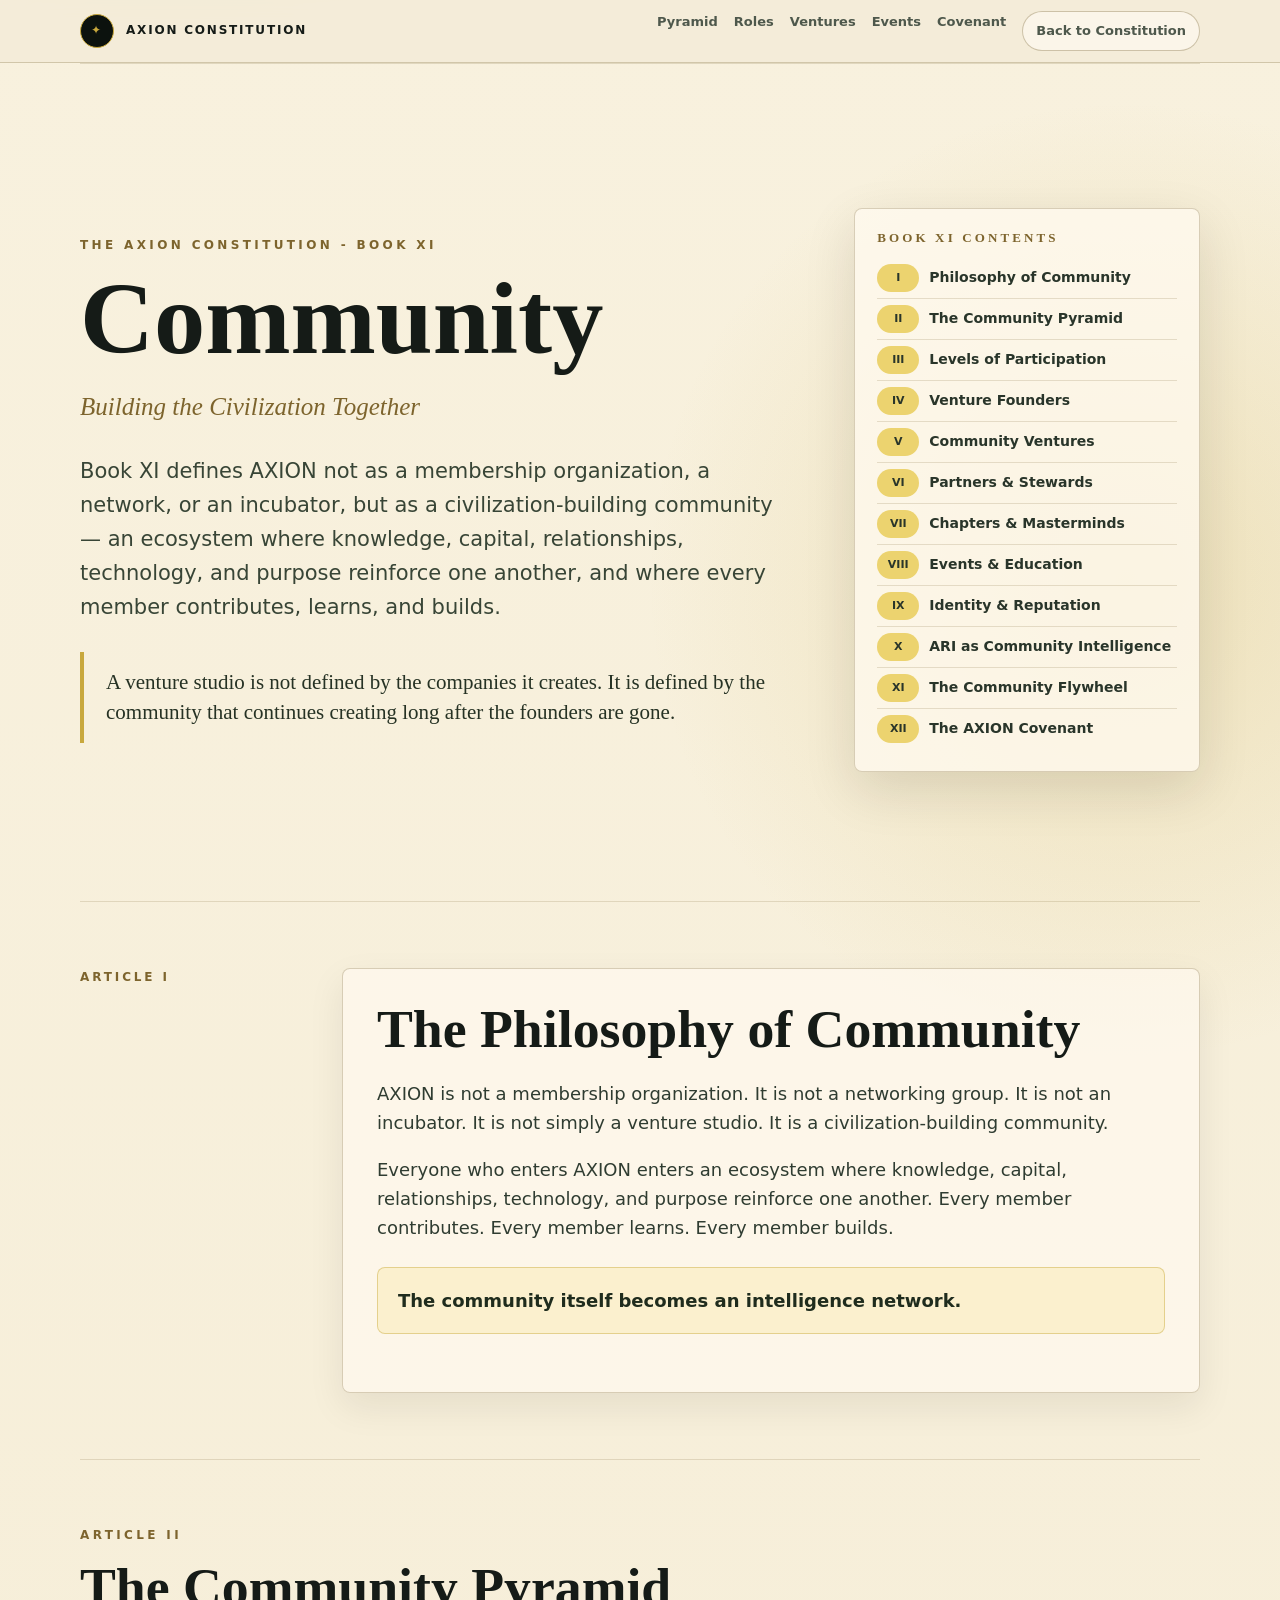
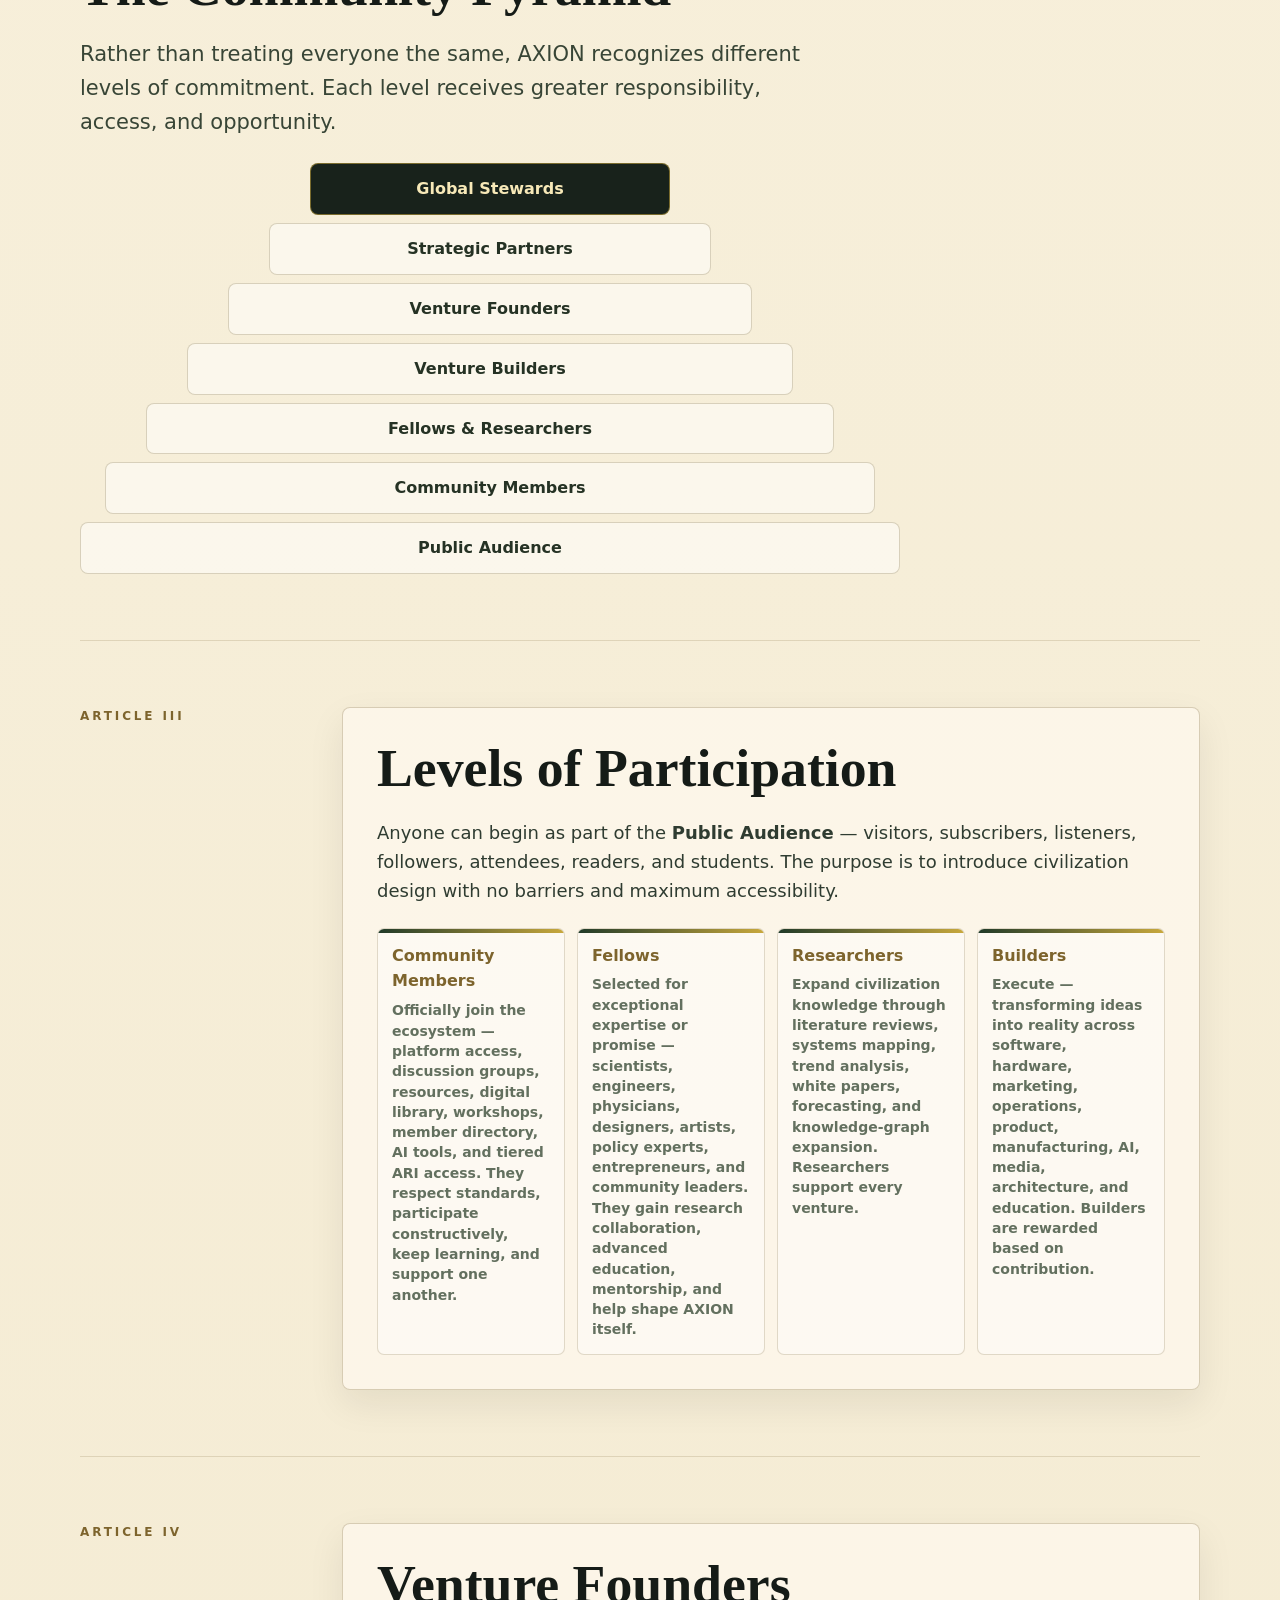
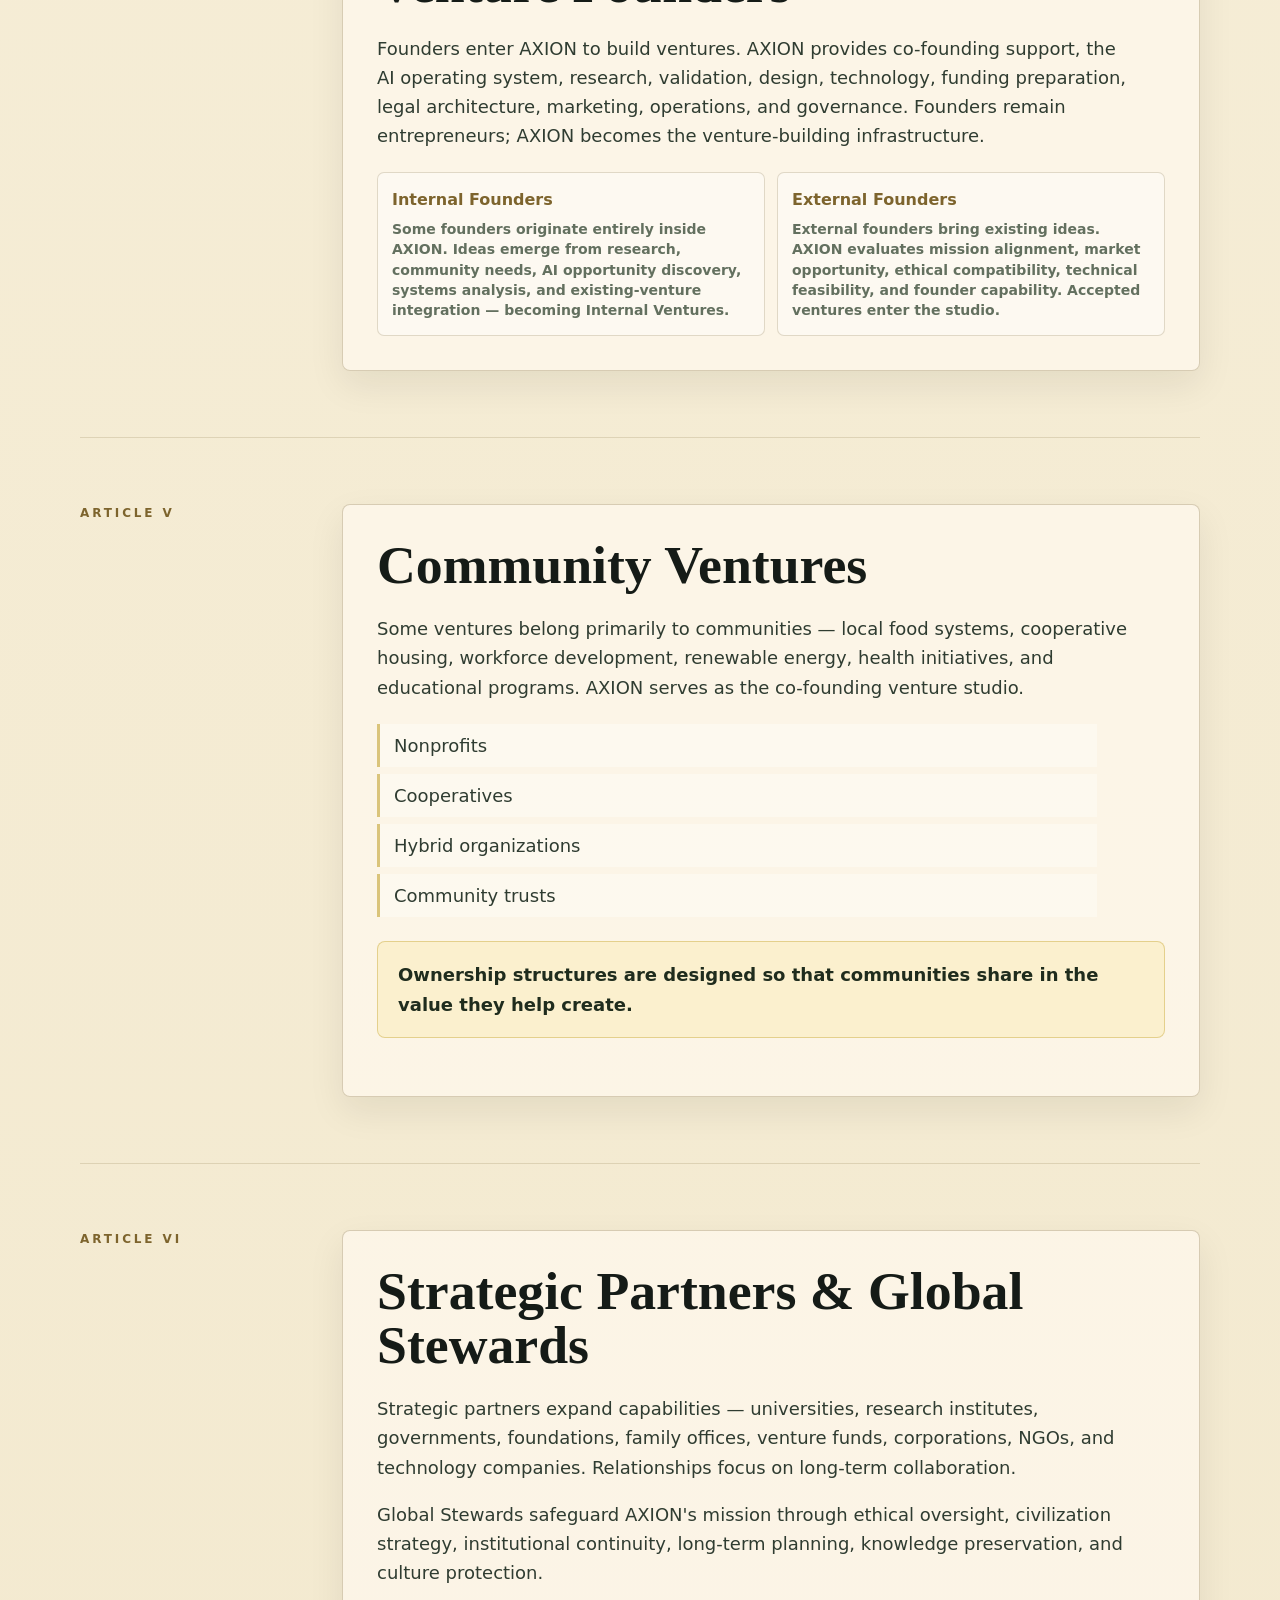
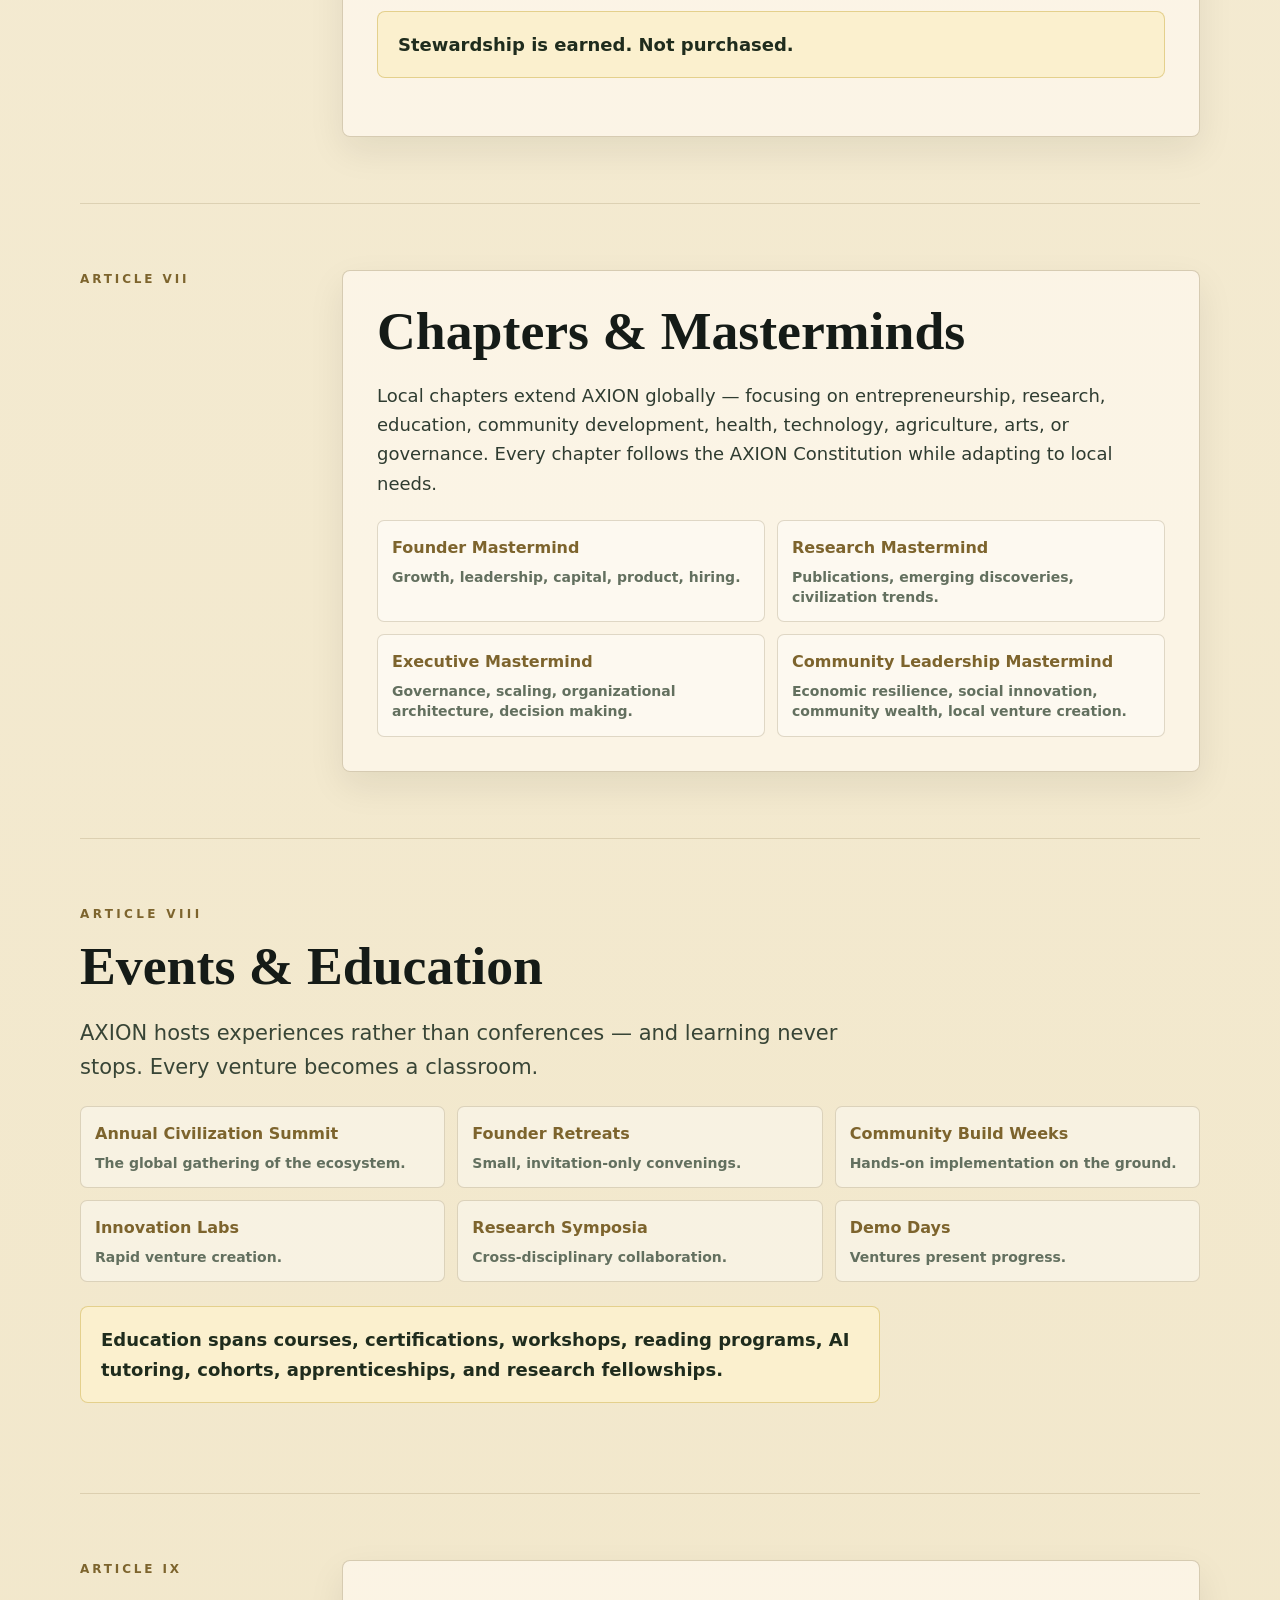
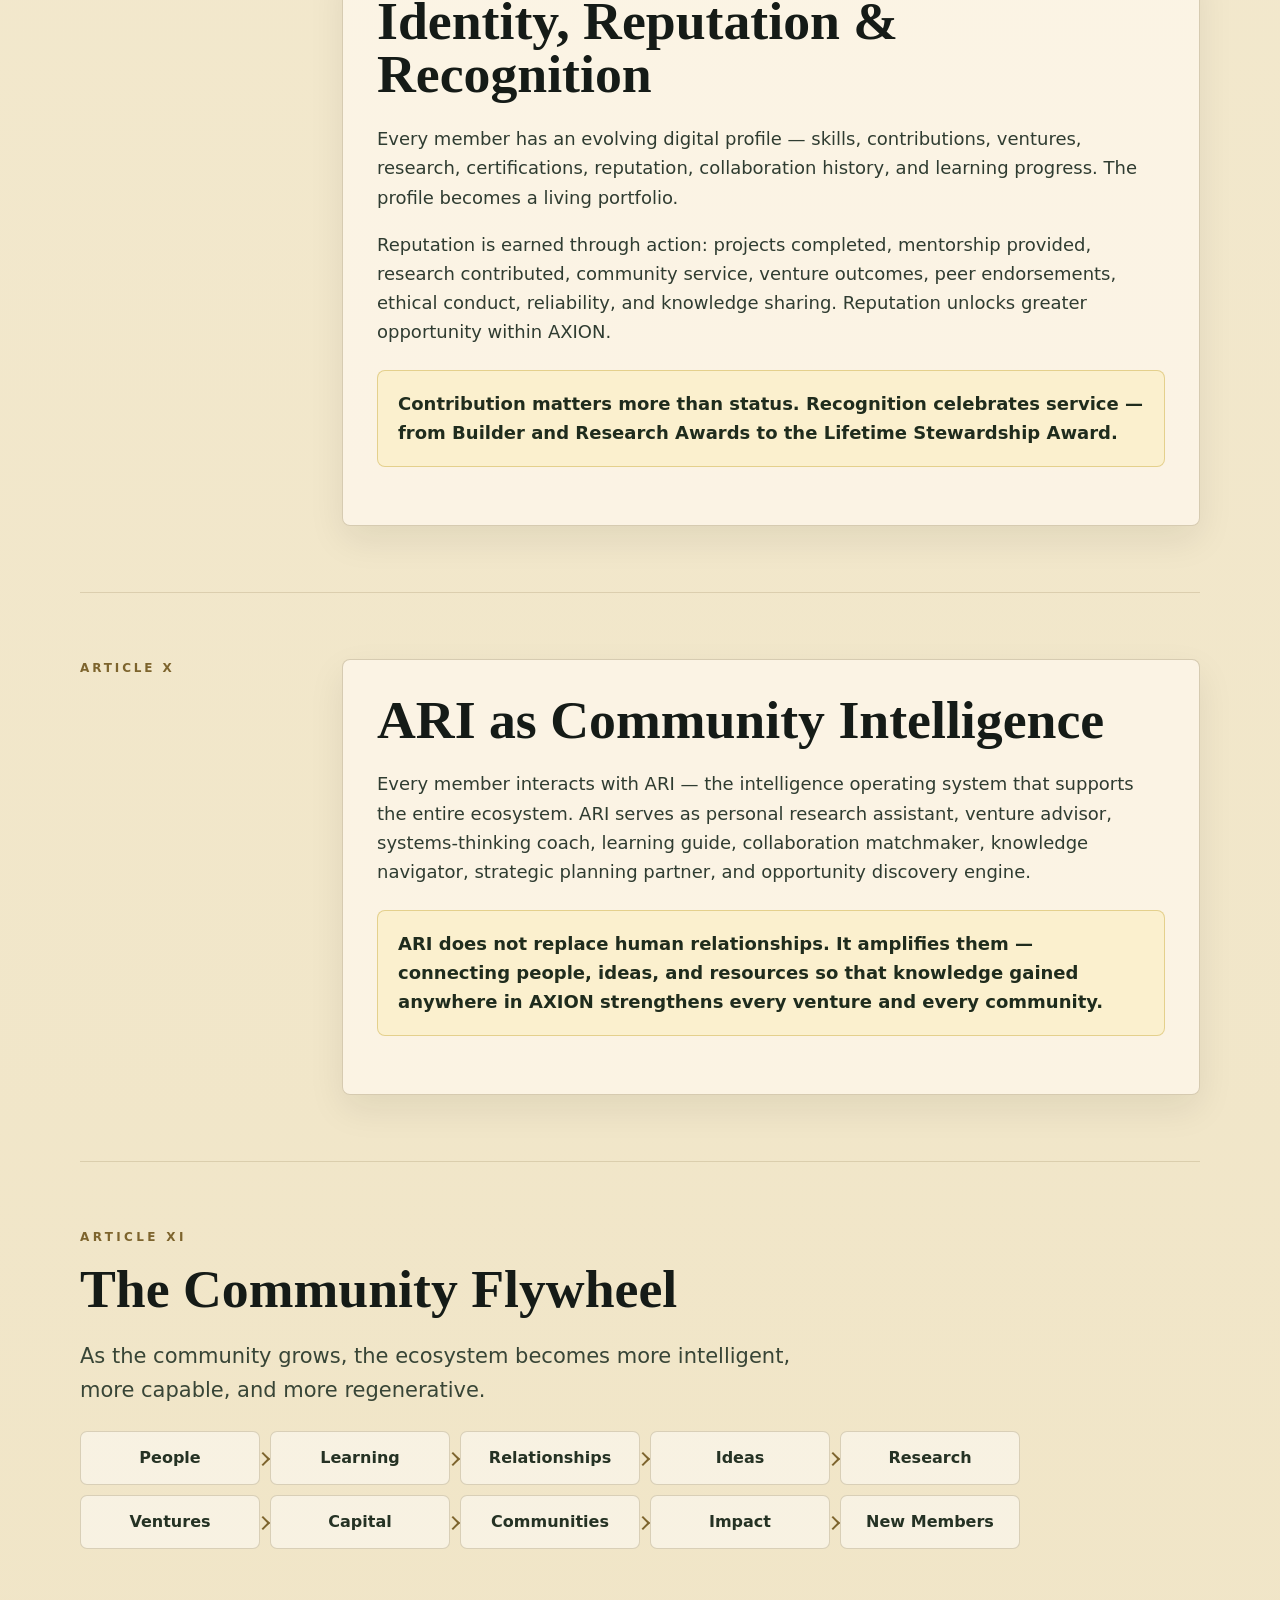
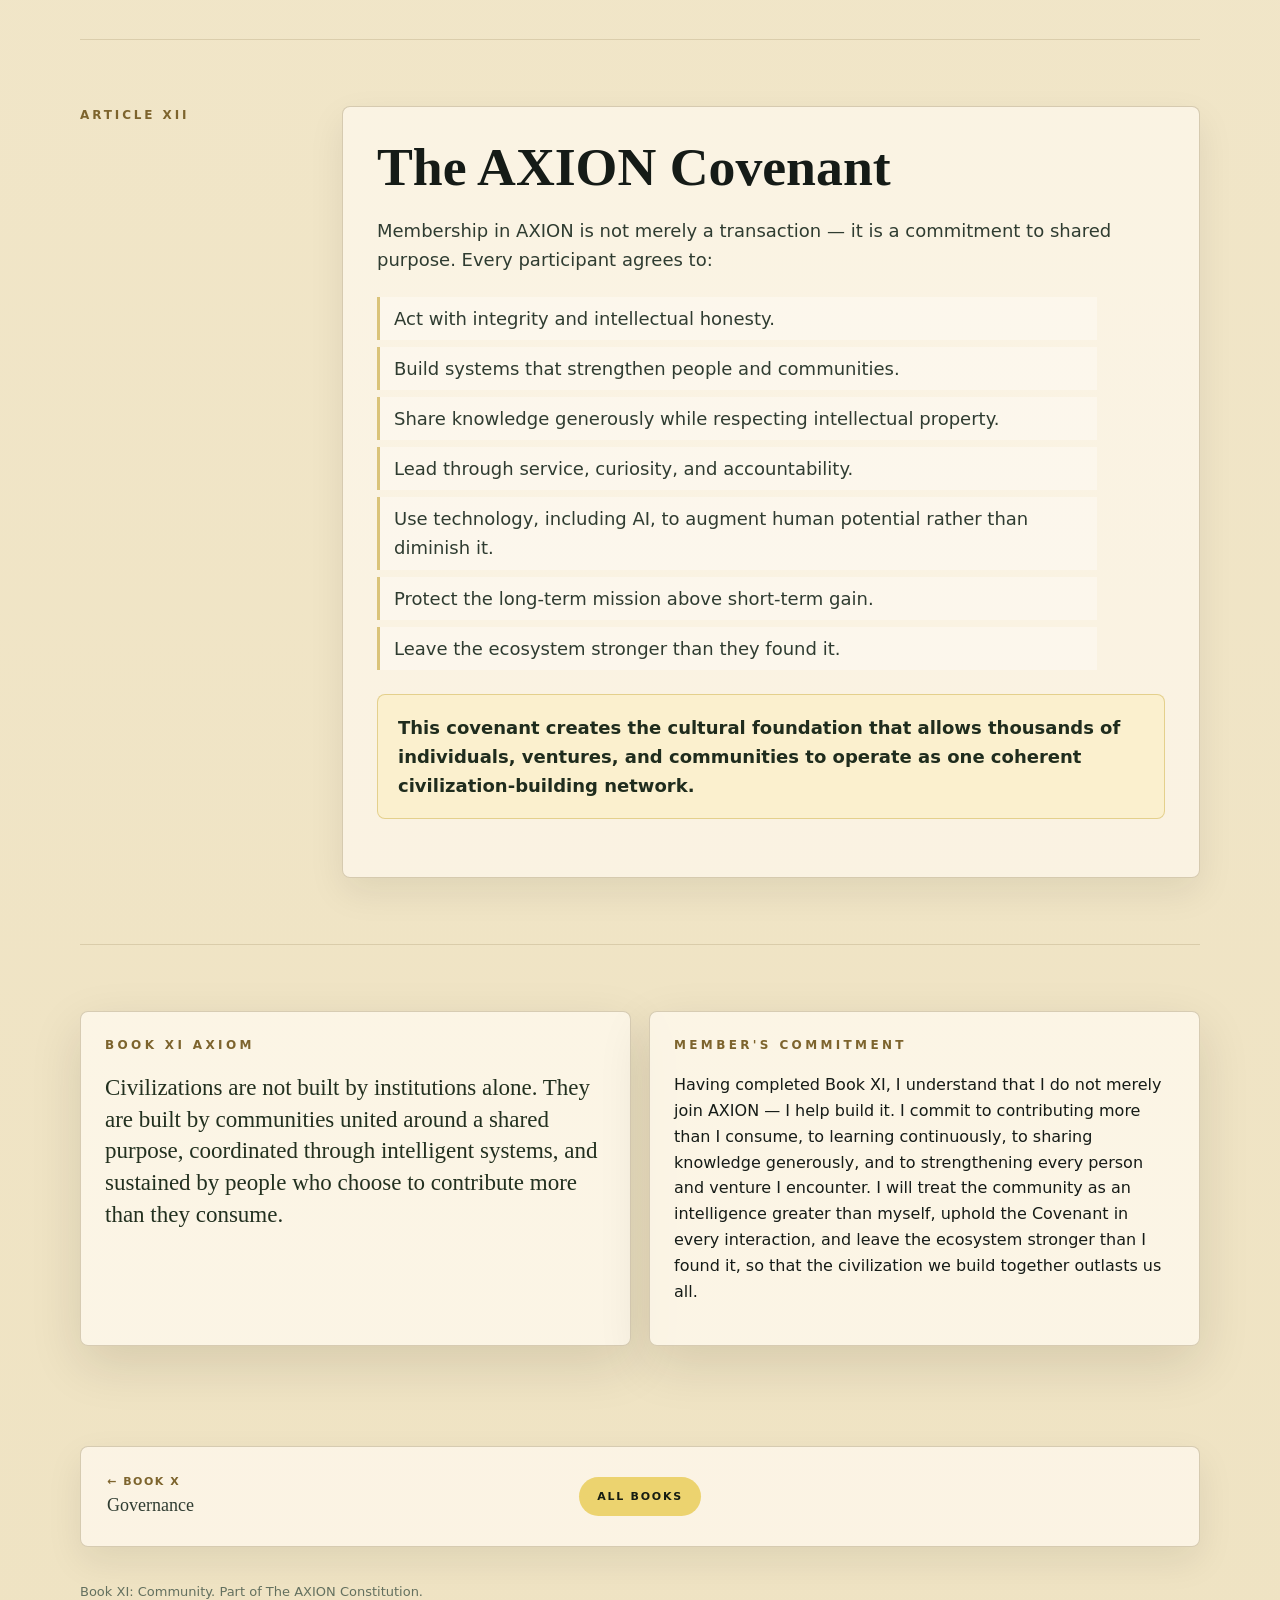
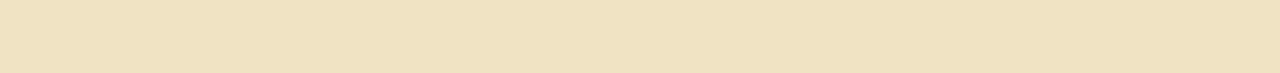
<file: AXION Constitution/book-xi-community.html>
<!doctype html>
<html lang="en">
<head>
  <meta charset="utf-8" />
  <meta name="viewport" content="width=device-width, initial-scale=1" />
  <title>AXION Constitution - Book XI: Community</title>
  <style>
    :root {
      --ink: #151b17;
      --muted: #63705f;
      --cream: #f4ecd8;
      --paper: #fffaf0;
      --line: rgba(118, 97, 47, .28);
      --gold: #c8a83d;
      --earth: #7d642d;
      --deep: #0c120e;
      --forest: #203a29;
      --blue: #186c80;
      --shadow: 0 18px 52px rgba(31, 24, 7, .12);
    }

    * { box-sizing: border-box; }
    html { scroll-behavior: smooth; }
    body {
      margin: 0;
      color: var(--ink);
      background:
        radial-gradient(circle at 14% -4%, rgba(32, 58, 41, .20), transparent 28rem),
        radial-gradient(circle at 88% 6%, rgba(200, 168, 61, .22), transparent 30rem),
        linear-gradient(180deg, #f8f1de 0%, #efe3c3 100%);
      font-family: ui-sans-serif, system-ui, -apple-system, BlinkMacSystemFont, "Segoe UI", sans-serif;
      line-height: 1.62;
    }
    a { color: inherit; }
    .page { width: min(1120px, calc(100vw - 42px)); margin: 0 auto; }

    .topbar {
      position: sticky;
      top: 0;
      z-index: 20;
      background: rgba(244, 236, 216, .92);
      backdrop-filter: blur(14px);
      border-bottom: 1px solid var(--line);
    }
    .topbar .page {
      min-height: 62px;
      display: flex;
      align-items: center;
      justify-content: space-between;
      gap: 24px;
    }
    .brand {
      text-decoration: none;
      font-weight: 900;
      letter-spacing: .15em;
      font-size: 12px;
      text-transform: uppercase;
      display: flex;
      align-items: center;
      gap: 12px;
    }
    .sigil {
      width: 34px;
      height: 34px;
      border-radius: 50%;
      display: grid;
      place-items: center;
      background: var(--deep);
      color: var(--gold);
      border: 1px solid var(--gold);
    }
    .nav {
      display: flex;
      gap: 16px;
      color: #4e584c;
      font-size: 13px;
      font-weight: 800;
    }
    .nav a { text-decoration: none; white-space: nowrap; }
    .nav .back {
      border: 1px solid rgba(118, 97, 47, .35);
      border-radius: 999px;
      padding: 8px 13px;
      background: rgba(255,250,240,.68);
    }

    .hero {
      min-height: calc(100vh - 62px);
      display: grid;
      grid-template-columns: 1fr .48fr;
      gap: 54px;
      align-items: center;
      padding: 58px 0 44px;
    }
    .kicker {
      color: var(--earth);
      font-size: 12px;
      font-weight: 900;
      letter-spacing: .28em;
      text-transform: uppercase;
      margin: 0 0 16px;
    }
    h1, h2, h3, p { margin-top: 0; }
    h1 {
      font-family: ui-serif, Georgia, "Times New Roman", serif;
      font-size: clamp(52px, 8vw, 112px);
      line-height: .94;
      letter-spacing: 0;
      margin-bottom: 20px;
    }
    .subtitle {
      font-family: ui-serif, Georgia, "Times New Roman", serif;
      color: var(--earth);
      font-style: italic;
      font-size: 25px;
      margin-bottom: 26px;
    }
    .hero-copy {
      max-width: 760px;
      color: #384536;
      font-size: 21px;
    }
    .quote {
      border-left: 4px solid var(--gold);
      padding: 16px 0 16px 22px;
      margin: 28px 0 0;
      font-family: ui-serif, Georgia, "Times New Roman", serif;
      font-size: 21px;
      line-height: 1.42;
      color: #263224;
    }
    .toc {
      background: rgba(255, 250, 240, .76);
      border: 1px solid var(--line);
      border-radius: 8px;
      box-shadow: var(--shadow);
      padding: 22px;
    }
    .toc h2 {
      font-size: 13px;
      letter-spacing: .24em;
      color: var(--earth);
      text-transform: uppercase;
      margin: 0 0 14px;
    }
    .toc a {
      display: grid;
      grid-template-columns: 42px 1fr;
      gap: 10px;
      align-items: center;
      text-decoration: none;
      padding: 6px 0;
      border-top: 1px solid rgba(118,97,47,.18);
      color: #29352a;
      font-weight: 800;
      font-size: 14px;
    }
    .toc a:first-of-type { border-top: 0; }
    .toc span {
      min-width: 30px;
      height: 28px;
      border-radius: 999px;
      display: grid;
      place-items: center;
      background: #ecd36f;
      font-size: 11px;
      font-weight: 900;
      padding: 0 8px;
    }

    section { padding: 66px 0; border-top: 1px solid rgba(118,97,47,.18); }
    .reader {
      display: grid;
      grid-template-columns: 220px minmax(0, 1fr);
      gap: 42px;
      align-items: start;
    }
    .article-label {
      position: sticky;
      top: 86px;
      color: var(--earth);
      font-size: 12px;
      letter-spacing: .24em;
      text-transform: uppercase;
      font-weight: 900;
    }
    .article {
      background: rgba(255, 250, 240, .67);
      border: 1px solid var(--line);
      border-radius: 8px;
      padding: 34px;
      box-shadow: 0 14px 36px rgba(31,24,7,.08);
    }
    h2 {
      font-family: ui-serif, Georgia, "Times New Roman", serif;
      font-size: clamp(32px, 4.2vw, 56px);
      line-height: 1;
      letter-spacing: 0;
      margin-bottom: 22px;
    }
    .article p {
      max-width: 760px;
      font-size: 18px;
      color: #2f3c31;
      margin-bottom: 18px;
    }
    .statement {
      max-width: 800px;
      border-radius: 8px;
      border: 1px solid rgba(200,168,61,.45);
      background: #fbf0ce;
      padding: 18px 20px;
      color: #1f2c1d;
      font-weight: 800;
      font-size: 18px;
      margin: 24px 0;
    }
    .short-lines {
      display: grid;
      gap: 7px;
      margin: 22px 0;
      max-width: 720px;
    }
    .short-lines div {
      border-left: 3px solid rgba(200,168,61,.65);
      padding: 7px 0 7px 14px;
      color: #2f3c31;
      font-size: 18px;
      background: rgba(255,255,255,.32);
    }
    .grid, .role-grid, .venture-grid, .event-grid, .mastermind-grid, .recognition-grid {
      display: grid;
      gap: 12px;
      margin-top: 22px;
    }
    .grid { grid-template-columns: repeat(4, 1fr); }
    .role-grid, .recognition-grid { grid-template-columns: repeat(4, 1fr); }
    .venture-grid, .mastermind-grid { grid-template-columns: repeat(2, 1fr); }
    .event-grid { grid-template-columns: repeat(3, 1fr); }
    .chip, .card, .role-card {
      border-radius: 7px;
      border: 1px solid rgba(118,97,47,.22);
      background: rgba(255,255,255,.42);
      padding: 14px;
      color: #33402f;
    }
    .chip { font-weight: 800; }
    .card b, .role-card b {
      display: block;
      color: var(--earth);
      margin-bottom: 6px;
    }
    .card span, .role-card span {
      display: block;
      color: var(--muted);
      font-size: 14px;
      font-weight: 650;
      line-height: 1.45;
    }
    .role-card {
      min-height: 178px;
      position: relative;
      overflow: hidden;
    }
    .role-card::before {
      content: "";
      position: absolute;
      left: 0;
      top: 0;
      width: 100%;
      height: 4px;
      background: linear-gradient(90deg, var(--forest), var(--gold));
    }
    .flow {
      display: grid;
      grid-template-columns: repeat(5, 1fr);
      gap: 10px;
      margin: 24px 0;
      max-width: 940px;
    }
    .flow-step {
      position: relative;
      border-radius: 7px;
      border: 1px solid rgba(118,97,47,.24);
      background: rgba(255,255,255,.48);
      padding: 13px;
      font-weight: 900;
      text-align: center;
      color: #253224;
    }
    .flow-step::after {
      content: "";
      position: absolute;
      width: 8px;
      height: 8px;
      border-top: 2px solid var(--earth);
      border-right: 2px solid var(--earth);
      transform: rotate(45deg);
      top: 50%;
      right: -9px;
      margin-top: -4px;
    }
    .flow-step:nth-child(5n)::after,
    .flow-step:last-child::after { display: none; }
    .pyramid {
      max-width: 820px;
      display: grid;
      gap: 8px;
      margin-top: 24px;
    }
    .pyramid-row {
      margin: 0 auto;
      border-radius: 8px;
      border: 1px solid rgba(118,97,47,.26);
      background: rgba(255,255,255,.50);
      padding: 12px 18px;
      text-align: center;
      font-weight: 900;
      color: #253224;
    }
    .pyramid-row:nth-child(1) { width: 44%; background: #18221b; color: #f7e9b8; border-color: rgba(200,168,61,.55); }
    .pyramid-row:nth-child(2) { width: 54%; }
    .pyramid-row:nth-child(3) { width: 64%; }
    .pyramid-row:nth-child(4) { width: 74%; }
    .pyramid-row:nth-child(5) { width: 84%; }
    .pyramid-row:nth-child(6) { width: 94%; }
    .pyramid-row:nth-child(7) { width: 100%; }
    .ending {
      display: grid;
      grid-template-columns: 1fr 1fr;
      gap: 18px;
    }
    .ending-card {
      border-radius: 8px;
      padding: 24px;
      border: 1px solid var(--line);
      background: rgba(255,250,240,.76);
      box-shadow: var(--shadow);
    }
    .ending-card blockquote {
      margin: 0;
      font-family: ui-serif, Georgia, "Times New Roman", serif;
      font-size: 23px;
      line-height: 1.38;
      color: #22301f;
    }
    footer { padding: 34px 0 58px; color: var(--muted); font-size: 13px; }

    @media (max-width: 980px) {
      .nav { display: none; }
      .hero, .reader, .ending { grid-template-columns: 1fr; }
      .article-label { position: static; }
      .grid, .role-grid, .venture-grid, .event-grid, .mastermind-grid, .recognition-grid, .flow { grid-template-columns: 1fr; }
      .flow-step::after { display: none; }
      .pyramid-row { width: 100% !important; }
      .article { padding: 24px; }
    }
    @media print {
      body { background: #fffaf0; }
      .topbar { display: none; }
      .page { width: auto; margin: 0 34px; }
      .hero { min-height: auto; grid-template-columns: 1fr; padding: 38px 0; }
      section { padding: 34px 0; }
      .article, .toc, .ending-card { box-shadow: none; }
      .reader { grid-template-columns: 140px 1fr; gap: 24px; }
      .grid, .role-grid, .venture-grid, .event-grid, .mastermind-grid, .recognition-grid, .flow { grid-template-columns: repeat(2, 1fr); }
      @page { size: letter; margin: .46in; }
    }
  </style>
</head>
<body>
  <header class="topbar">
    <div class="page">
      <a class="brand" href="index.html">
        <span class="sigil">✦</span>
        AXION Constitution
      </a>
      <nav class="nav" aria-label="Book XI navigation">
        <a href="#pyramid">Pyramid</a>
        <a href="#roles">Roles</a>
        <a href="#ventures">Ventures</a>
        <a href="#events">Events</a>
        <a href="#covenant">Covenant</a>
        <a class="back" href="index.html">Back to Constitution</a>
      </nav>
    </div>
  </header>

  <main class="page">
    <section class="hero">
      <div>
        <p class="kicker">The AXION Constitution - Book XI</p>
        <h1>Community</h1>
        <p class="subtitle">Building the Civilization Together</p>
        <p class="hero-copy">Book XI defines AXION not as a membership organization, a network, or an incubator, but as a civilization-building community — an ecosystem where knowledge, capital, relationships, technology, and purpose reinforce one another, and where every member contributes, learns, and builds.</p>
        <blockquote class="quote">A venture studio is not defined by the companies it creates. It is defined by the community that continues creating long after the founders are gone.</blockquote>
      </div>
      <aside class="toc">
        <h2>Book XI Contents</h2>
        <a href="#philosophy"><span>I</span>Philosophy of Community</a>
        <a href="#pyramid"><span>II</span>The Community Pyramid</a>
        <a href="#roles"><span>III</span>Levels of Participation</a>
        <a href="#founders"><span>IV</span>Venture Founders</a>
        <a href="#ventures"><span>V</span>Community Ventures</a>
        <a href="#partners"><span>VI</span>Partners & Stewards</a>
        <a href="#chapters"><span>VII</span>Chapters & Masterminds</a>
        <a href="#events"><span>VIII</span>Events & Education</a>
        <a href="#identity"><span>IX</span>Identity & Reputation</a>
        <a href="#ari"><span>X</span>ARI as Community Intelligence</a>
        <a href="#flywheel"><span>XI</span>The Community Flywheel</a>
        <a href="#covenant"><span>XII</span>The AXION Covenant</a>
      </aside>
    </section>

    <section id="philosophy" class="reader">
      <div class="article-label">Article I</div>
      <article class="article">
        <h2>The Philosophy of Community</h2>
        <p>AXION is not a membership organization. It is not a networking group. It is not an incubator. It is not simply a venture studio. It is a civilization-building community.</p>
        <p>Everyone who enters AXION enters an ecosystem where knowledge, capital, relationships, technology, and purpose reinforce one another. Every member contributes. Every member learns. Every member builds.</p>
        <div class="statement">The community itself becomes an intelligence network.</div>
      </article>
    </section>

    <section id="pyramid">
      <p class="kicker">Article II</p>
      <h2>The Community Pyramid</h2>
      <p class="hero-copy">Rather than treating everyone the same, AXION recognizes different levels of commitment. Each level receives greater responsibility, access, and opportunity.</p>
      <div class="pyramid" aria-label="AXION community pyramid">
        <div class="pyramid-row">Global Stewards</div>
        <div class="pyramid-row">Strategic Partners</div>
        <div class="pyramid-row">Venture Founders</div>
        <div class="pyramid-row">Venture Builders</div>
        <div class="pyramid-row">Fellows & Researchers</div>
        <div class="pyramid-row">Community Members</div>
        <div class="pyramid-row">Public Audience</div>
      </div>
    </section>

    <section id="roles" class="reader">
      <div class="article-label">Article III</div>
      <article class="article">
        <h2>Levels of Participation</h2>
        <p>Anyone can begin as part of the <b>Public Audience</b> — visitors, subscribers, listeners, followers, attendees, readers, and students. The purpose is to introduce civilization design with no barriers and maximum accessibility.</p>
        <div class="role-grid">
          <div class="role-card"><b>Community Members</b><span>Officially join the ecosystem — platform access, discussion groups, resources, digital library, workshops, member directory, AI tools, and tiered ARI access. They respect standards, participate constructively, keep learning, and support one another.</span></div>
          <div class="role-card"><b>Fellows</b><span>Selected for exceptional expertise or promise — scientists, engineers, physicians, designers, artists, policy experts, entrepreneurs, and community leaders. They gain research collaboration, advanced education, mentorship, and help shape AXION itself.</span></div>
          <div class="role-card"><b>Researchers</b><span>Expand civilization knowledge through literature reviews, systems mapping, trend analysis, white papers, forecasting, and knowledge-graph expansion. Researchers support every venture.</span></div>
          <div class="role-card"><b>Builders</b><span>Execute — transforming ideas into reality across software, hardware, marketing, operations, product, manufacturing, AI, media, architecture, and education. Builders are rewarded based on contribution.</span></div>
        </div>
      </article>
    </section>

    <section id="founders" class="reader">
      <div class="article-label">Article IV</div>
      <article class="article">
        <h2>Venture Founders</h2>
        <p>Founders enter AXION to build ventures. AXION provides co-founding support, the AI operating system, research, validation, design, technology, funding preparation, legal architecture, marketing, operations, and governance. Founders remain entrepreneurs; AXION becomes the venture-building infrastructure.</p>
        <div class="venture-grid">
          <div class="card"><b>Internal Founders</b><span>Some founders originate entirely inside AXION. Ideas emerge from research, community needs, AI opportunity discovery, systems analysis, and existing-venture integration — becoming Internal Ventures.</span></div>
          <div class="card"><b>External Founders</b><span>External founders bring existing ideas. AXION evaluates mission alignment, market opportunity, ethical compatibility, technical feasibility, and founder capability. Accepted ventures enter the studio.</span></div>
        </div>
      </article>
    </section>

    <section id="ventures" class="reader">
      <div class="article-label">Article V</div>
      <article class="article">
        <h2>Community Ventures</h2>
        <p>Some ventures belong primarily to communities — local food systems, cooperative housing, workforce development, renewable energy, health initiatives, and educational programs. AXION serves as the co-founding venture studio.</p>
        <div class="short-lines">
          <div>Nonprofits</div>
          <div>Cooperatives</div>
          <div>Hybrid organizations</div>
          <div>Community trusts</div>
        </div>
        <div class="statement">Ownership structures are designed so that communities share in the value they help create.</div>
      </article>
    </section>

    <section id="partners" class="reader">
      <div class="article-label">Article VI</div>
      <article class="article">
        <h2>Strategic Partners & Global Stewards</h2>
        <p>Strategic partners expand capabilities — universities, research institutes, governments, foundations, family offices, venture funds, corporations, NGOs, and technology companies. Relationships focus on long-term collaboration.</p>
        <p>Global Stewards safeguard AXION's mission through ethical oversight, civilization strategy, institutional continuity, long-term planning, knowledge preservation, and culture protection.</p>
        <div class="statement">Stewardship is earned. Not purchased.</div>
      </article>
    </section>

    <section id="chapters" class="reader">
      <div class="article-label">Article VII</div>
      <article class="article">
        <h2>Chapters & Masterminds</h2>
        <p>Local chapters extend AXION globally — focusing on entrepreneurship, research, education, community development, health, technology, agriculture, arts, or governance. Every chapter follows the AXION Constitution while adapting to local needs.</p>
        <div class="mastermind-grid">
          <div class="card"><b>Founder Mastermind</b><span>Growth, leadership, capital, product, hiring.</span></div>
          <div class="card"><b>Research Mastermind</b><span>Publications, emerging discoveries, civilization trends.</span></div>
          <div class="card"><b>Executive Mastermind</b><span>Governance, scaling, organizational architecture, decision making.</span></div>
          <div class="card"><b>Community Leadership Mastermind</b><span>Economic resilience, social innovation, community wealth, local venture creation.</span></div>
        </div>
      </article>
    </section>

    <section id="events">
      <p class="kicker">Article VIII</p>
      <h2>Events & Education</h2>
      <p class="hero-copy">AXION hosts experiences rather than conferences — and learning never stops. Every venture becomes a classroom.</p>
      <div class="event-grid">
        <div class="card"><b>Annual Civilization Summit</b><span>The global gathering of the ecosystem.</span></div>
        <div class="card"><b>Founder Retreats</b><span>Small, invitation-only convenings.</span></div>
        <div class="card"><b>Community Build Weeks</b><span>Hands-on implementation on the ground.</span></div>
        <div class="card"><b>Innovation Labs</b><span>Rapid venture creation.</span></div>
        <div class="card"><b>Research Symposia</b><span>Cross-disciplinary collaboration.</span></div>
        <div class="card"><b>Demo Days</b><span>Ventures present progress.</span></div>
      </div>
      <div class="statement">Education spans courses, certifications, workshops, reading programs, AI tutoring, cohorts, apprenticeships, and research fellowships.</div>
    </section>

    <section id="identity" class="reader">
      <div class="article-label">Article IX</div>
      <article class="article">
        <h2>Identity, Reputation & Recognition</h2>
        <p>Every member has an evolving digital profile — skills, contributions, ventures, research, certifications, reputation, collaboration history, and learning progress. The profile becomes a living portfolio.</p>
        <p>Reputation is earned through action: projects completed, mentorship provided, research contributed, community service, venture outcomes, peer endorsements, ethical conduct, reliability, and knowledge sharing. Reputation unlocks greater opportunity within AXION.</p>
        <div class="statement">Contribution matters more than status. Recognition celebrates service — from Builder and Research Awards to the Lifetime Stewardship Award.</div>
      </article>
    </section>

    <section id="ari" class="reader">
      <div class="article-label">Article X</div>
      <article class="article">
        <h2>ARI as Community Intelligence</h2>
        <p>Every member interacts with ARI — the intelligence operating system that supports the entire ecosystem. ARI serves as personal research assistant, venture advisor, systems-thinking coach, learning guide, collaboration matchmaker, knowledge navigator, strategic planning partner, and opportunity discovery engine.</p>
        <div class="statement">ARI does not replace human relationships. It amplifies them — connecting people, ideas, and resources so that knowledge gained anywhere in AXION strengthens every venture and every community.</div>
      </article>
    </section>

    <section id="flywheel">
      <p class="kicker">Article XI</p>
      <h2>The Community Flywheel</h2>
      <p class="hero-copy">As the community grows, the ecosystem becomes more intelligent, more capable, and more regenerative.</p>
      <div class="flow" aria-label="AXION community flywheel">
        <div class="flow-step">People</div>
        <div class="flow-step">Learning</div>
        <div class="flow-step">Relationships</div>
        <div class="flow-step">Ideas</div>
        <div class="flow-step">Research</div>
        <div class="flow-step">Ventures</div>
        <div class="flow-step">Capital</div>
        <div class="flow-step">Communities</div>
        <div class="flow-step">Impact</div>
        <div class="flow-step">New Members</div>
      </div>
    </section>

    <section id="covenant" class="reader">
      <div class="article-label">Article XII</div>
      <article class="article">
        <h2>The AXION Covenant</h2>
        <p>Membership in AXION is not merely a transaction — it is a commitment to shared purpose. Every participant agrees to:</p>
        <div class="short-lines">
          <div>Act with integrity and intellectual honesty.</div>
          <div>Build systems that strengthen people and communities.</div>
          <div>Share knowledge generously while respecting intellectual property.</div>
          <div>Lead through service, curiosity, and accountability.</div>
          <div>Use technology, including AI, to augment human potential rather than diminish it.</div>
          <div>Protect the long-term mission above short-term gain.</div>
          <div>Leave the ecosystem stronger than they found it.</div>
        </div>
        <div class="statement">This covenant creates the cultural foundation that allows thousands of individuals, ventures, and communities to operate as one coherent civilization-building network.</div>
      </article>
    </section>

    <section id="closing">
      <div class="ending">
        <div class="ending-card">
          <p class="kicker">Book XI Axiom</p>
          <blockquote>Civilizations are not built by institutions alone. They are built by communities united around a shared purpose, coordinated through intelligent systems, and sustained by people who choose to contribute more than they consume.</blockquote>
        </div>
        <div class="ending-card">
          <p class="kicker">Member's Commitment</p>
          <p>Having completed Book XI, I understand that I do not merely join AXION — I help build it. I commit to contributing more than I consume, to learning continuously, to sharing knowledge generously, and to strengthening every person and venture I encounter. I will treat the community as an intelligence greater than myself, uphold the Covenant in every interaction, and leave the ecosystem stronger than I found it, so that the civilization we build together outlasts us all.</p>
        </div>
      </div>
    </section>

    <nav class="booknav" aria-label="Book navigation" style="display:flex;align-items:center;gap:20px;padding:26px;margin:34px 0 0;border:1px solid rgba(118,97,47,.28);border-radius:8px;background:rgba(255,250,240,.72);box-shadow:0 14px 36px rgba(31,24,7,.08);">
      <a href="book-x-governance.html" style="text-decoration:none;color:#2f3c31;flex:1;min-width:0;"><span style="display:block;font-size:11px;letter-spacing:.14em;text-transform:uppercase;color:#7d642d;font-weight:900;">← Book X</span><span style="display:block;font-family:ui-serif,Georgia,serif;font-size:18px;">Governance</span></a>
      <a href="index.html" style="flex:0 0 auto;text-decoration:none;font-size:11px;letter-spacing:.16em;text-transform:uppercase;font-weight:900;color:#161d12;background:#ecd36f;border-radius:999px;padding:11px 18px;">All Books</a>
      <span style="flex:1;"></span>
    </nav>
    <footer>
      <p>Book XI: Community. Part of The AXION Constitution.</p>
    </footer>
  </main>
</body>
</html>
</file>
